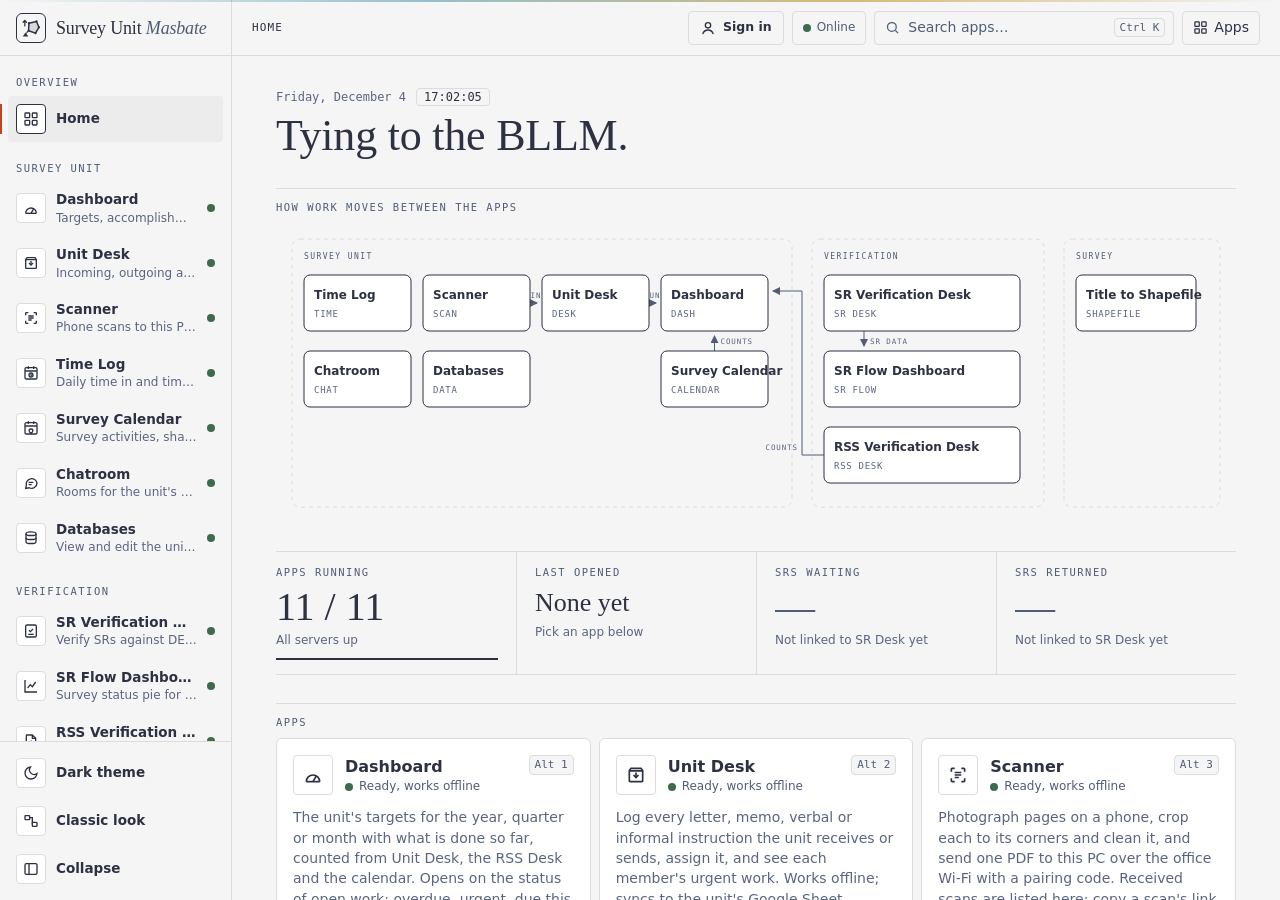
<file: index.html>
<!doctype html>
<html lang="en">
<head>
<meta charset="utf-8">
<meta name="viewport" content="width=device-width, initial-scale=1, viewport-fit=cover">
<title>Survey Unit – Masbate</title>
<link rel="manifest" href="manifest.webmanifest">
<link rel="stylesheet" href="apps/fx/fx.css">
<script src="apps/fx/fx.js" defer></script>
<link rel="icon" href="icons/logo.svg" type="image/svg+xml">
<link rel="alternate icon" href="icons/favicon-64.png" type="image/png">
<link rel="apple-touch-icon" href="icons/apple-touch-icon.png">
<meta name="theme-color" content="#f6f5f2" media="(prefers-color-scheme: light)">
<meta name="theme-color" content="#0e0f10" media="(prefers-color-scheme: dark)">
<meta name="mobile-web-app-capable" content="yes">
<meta name="apple-mobile-web-app-capable" content="yes">
<meta name="apple-mobile-web-app-title" content="Survey Unit">
<meta name="apple-mobile-web-app-status-bar-style" content="default">
<style>
/* ACE Workbench: one shell for the local survey apps. Each app keeps its own server and page; the shell loads it in a frame.
   Layout patterns (grouped sidebar, breadcrumb, Apps menu, Ctrl K search, greeting home) taken from the iGEs app shell, 2026-11-15. */
:root{
  --bg:#f6f5f2; --rail:#ffffff; --panel:#ffffff; --ink:#17181a; --muted:#6b6e73; --line:#e3e1dc; --hover:#f0eee9;
  --accent:#b8860b; --accent-ink:#ffffff; --accent-soft:#f7efd9;
  --ok:#1d7a43; --bad:#b3261e; --contour:rgba(120,100,40,.07);
  --shadow:0 1px 2px rgba(0,0,0,.05); --shadow-lg:0 16px 40px rgba(0,0,0,.18);
  --font:"Inter","IBM Plex Sans","Segoe UI",system-ui,sans-serif; --mono:"IBM Plex Mono",Consolas,monospace;
  --r:10px; --gap-s:8px; --gap-l:20px; --rail-w:232px;
  --accent-rgb:184,134,11; --ok-rgb:29,122,67; --glass:rgba(255,255,255,.78); --field:.5;
}
@media (prefers-color-scheme: dark){ :root:not([data-theme="light"]){
  --bg:#0e0f10; --rail:#141517; --panel:#17181a; --ink:#ececea; --muted:#9a9c9f; --line:#2a2c2f; --hover:#1f2023;
  --accent:#e0b03c; --accent-ink:#17130a; --accent-soft:#2a230f; --ok:#5fcf8c; --bad:#f2877d; --contour:rgba(224,176,60,.06);
  --shadow:0 1px 2px rgba(0,0,0,.4); --shadow-lg:0 16px 40px rgba(0,0,0,.6); color-scheme:dark;
  --accent-rgb:224,176,60; --ok-rgb:95,207,140; --glass:rgba(23,24,26,.64); --field:1; } }
:root[data-theme="dark"]{
  --bg:#0e0f10; --rail:#141517; --panel:#17181a; --ink:#ececea; --muted:#9a9c9f; --line:#2a2c2f; --hover:#1f2023;
  --accent:#e0b03c; --accent-ink:#17130a; --accent-soft:#2a230f; --ok:#5fcf8c; --bad:#f2877d; --contour:rgba(224,176,60,.06);
  --shadow:0 1px 2px rgba(0,0,0,.4); --shadow-lg:0 16px 40px rgba(0,0,0,.6); color-scheme:dark;
  --accent-rgb:224,176,60; --ok-rgb:95,207,140; --glass:rgba(23,24,26,.64); --field:1; }

*{box-sizing:border-box}
html,body{height:100%;margin:0}
body{background:var(--bg);color:var(--ink);font:14px/1.45 var(--font);display:grid;grid-template-columns:var(--rail-w) 1fr;overflow:hidden}
body.collapsed{--rail-w:64px}
:focus-visible{outline:2px solid var(--accent);outline-offset:2px}
button{font:inherit;color:inherit}
kbd{font-family:var(--mono);font-size:11px;border:1px solid var(--line);border-radius:4px;padding:1px 5px;color:var(--muted);background:var(--bg)}

/* Rail */
.rail{background:var(--rail);border-right:1px solid var(--line);display:flex;flex-direction:column;min-width:0;min-height:0}
.brand{display:flex;align-items:center;gap:10px;height:56px;flex:none;padding:0 16px;border-bottom:1px solid var(--line);text-decoration:none;color:inherit}
.mark{flex:none;width:30px;height:30px;border-radius:8px;background:linear-gradient(145deg,color-mix(in srgb,var(--accent) 78%,#fff),var(--accent) 55%,color-mix(in srgb,var(--accent) 80%,#000));color:var(--accent-ink);display:grid;place-items:center;padding:3px;box-shadow:0 0 0 1px rgba(var(--accent-rgb),.35),0 0 16px rgba(var(--accent-rgb),.35)}
.brand b{font-size:15px;white-space:nowrap}
.brand b span{color:var(--accent)}
.mark svg{width:100%;height:100%;display:block}
.navscroll{flex:1;overflow:auto;padding-bottom:var(--gap-s)}
.navlabel{font-size:11px;font-weight:600;letter-spacing:.06em;text-transform:uppercase;color:var(--muted);padding:var(--gap-l) 16px var(--gap-s)}
nav{display:flex;flex-direction:column;gap:2px;padding:0 8px}
.item{display:flex;align-items:center;gap:10px;width:100%;padding:8px;border:0;border-radius:8px;background:none;text-align:left;cursor:pointer;text-decoration:none;color:inherit;position:relative}
.item:hover{background:var(--hover)}
.item[aria-current="page"]{background:var(--accent-soft)}
.item[aria-current="page"]::before{content:"";position:absolute;left:-8px;top:8px;bottom:8px;width:3px;border-radius:0 3px 3px 0;background:var(--accent);box-shadow:0 0 10px rgba(var(--accent-rgb),.8)}
.item[aria-current="page"] .ico{box-shadow:0 0 12px rgba(var(--accent-rgb),.25)}
.ico{flex:none;width:30px;height:30px;border-radius:8px;display:grid;place-items:center;border:1px solid var(--line);background:var(--panel)}
.item[aria-current="page"] .ico{border-color:var(--accent);color:var(--accent)}
.ico svg{width:16px;height:16px}
.txt{min-width:0;flex:1}
.txt b{display:block;font-weight:600;font-size:13.5px;white-space:nowrap;overflow:hidden;text-overflow:ellipsis}
.txt small{display:block;color:var(--muted);font-size:12px;white-space:nowrap;overflow:hidden;text-overflow:ellipsis}
.dot{flex:none;width:8px;height:8px;border-radius:50%;background:var(--line);position:relative}
.dot.up{background:var(--ok);box-shadow:0 0 8px rgba(var(--ok-rgb),.7)} .dot.down{background:var(--bad)}
.dot.up::after{content:"";position:absolute;inset:0;border-radius:50%;border:1px solid var(--ok);opacity:0}
.railfoot{flex:none;padding:8px;border-top:1px solid var(--line);display:flex;flex-direction:column;gap:2px}
body.collapsed .brand b,body.collapsed .txt,body.collapsed .item .dot{display:none}
body.collapsed .navlabel{font-size:0;padding:12px 0 4px;margin:0 16px;border-top:1px solid var(--line)}
body.collapsed .navlabel:first-child{border-top:0}
body.collapsed .brand{justify-content:center;padding:0}
body.collapsed .item{justify-content:center}

/* Top bar */
main{display:flex;flex-direction:column;min-width:0;min-height:0}
.bar{height:56px;flex:none;display:flex;align-items:center;gap:var(--gap-s);padding:0 var(--gap-l);border-bottom:1px solid var(--line);background:var(--rail);position:relative}
.bar::after{content:"";position:absolute;left:0;right:0;bottom:-1px;height:1px;background:linear-gradient(90deg,transparent,rgba(var(--accent-rgb),.55) 50%,transparent);pointer-events:none}
/* Sweeps while an app's page is loading in the frame */
.load{position:absolute;left:0;right:0;bottom:-1px;height:2px;overflow:hidden;pointer-events:none;z-index:1}
.load[hidden]{display:none}
.load i{position:absolute;top:0;bottom:0;left:0;width:35%;background:linear-gradient(90deg,transparent,var(--accent),transparent);box-shadow:0 0 10px rgba(var(--accent-rgb),.8)}
.net{display:inline-flex;align-items:center;gap:6px;height:34px;padding:0 10px;border-radius:8px;border:1px solid var(--line);font-size:12px;color:var(--muted);white-space:nowrap}
.net.off{color:var(--bad);border-color:var(--bad)}
.crumbs{display:flex;align-items:center;gap:6px;min-width:0;font-size:14px;white-space:nowrap}
.crumbs a{color:var(--muted);text-decoration:none}
.crumbs a:hover{color:var(--ink)}
.crumbs .sep{color:var(--muted);opacity:.6}
.crumbs b{font-weight:600;overflow:hidden;text-overflow:ellipsis}
.bar .spacer{flex:1}
.search{display:flex;align-items:center;gap:8px;height:34px;width:min(300px,30vw);padding:0 8px 0 10px;border:1px solid var(--line);border-radius:8px;background:var(--panel);color:var(--muted);cursor:pointer;text-align:left}
.search:hover{border-color:var(--muted)}
.search span{flex:1;overflow:hidden;text-overflow:ellipsis;white-space:nowrap}
.search svg,.appsbtn svg{width:15px;height:15px;flex:none}
.appsbtn{display:inline-flex;align-items:center;gap:6px;height:34px;padding:0 10px;border-radius:8px;border:1px solid var(--line);background:var(--panel);cursor:pointer}
.appsbtn:hover,.appsbtn[aria-expanded="true"]{background:var(--hover)}
.ibtn{display:inline-grid;place-items:center;width:34px;height:34px;border-radius:8px;border:1px solid var(--line);background:var(--panel);cursor:pointer;color:var(--muted);text-decoration:none}
.ibtn:hover{color:var(--ink);background:var(--hover)}
.ibtn svg{width:16px;height:16px}
.ibtn[hidden]{display:none}
.menuwrap{position:relative}
.menu{position:absolute;right:0;top:calc(100% + 6px);width:300px;background:var(--panel);border:1px solid var(--line);border-radius:var(--r);box-shadow:var(--shadow-lg);padding:6px;z-index:20}
.menu[hidden]{display:none}
.menu a{display:flex;gap:10px;padding:8px;border-radius:8px;text-decoration:none;color:inherit}
.menu a:hover,.menu a:focus-visible{background:var(--hover);outline:none}
.menu .mi{flex:none;width:18px;height:18px;color:var(--accent);margin-top:1px}
.menu .mi svg{width:18px;height:18px}
.menu b{display:block;font-weight:600;font-size:13.5px}
.menu small{display:block;color:var(--muted);font-size:12px}

.stage{flex:1;min-height:0;position:relative;
  background:radial-gradient(900px 520px at 88% -12%,rgba(var(--accent-rgb),.11),transparent 62%),radial-gradient(700px 480px at -5% 112%,rgba(var(--accent-rgb),.07),transparent 60%)}
/* Survey field: drifting grid and a lot being traversed, drawn behind Home */
#field{position:absolute;inset:0;width:100%;height:100%;pointer-events:none;opacity:var(--field)}
iframe{position:absolute;inset:0;width:100%;height:100%;border:0;background:var(--bg)}
iframe[hidden]{display:none}
/* An SR Desk drawer laid over the app on screen (SR Flow Dashboard list rows): the SR Desk page is see-through but for its drawer. */
iframe.peek{z-index:5;background:transparent !important;animation:none}

/* Home */
.home{position:absolute;inset:0;overflow:auto;padding:32px var(--gap-l) 40px}
.home[hidden]{display:none}
.wrap{max-width:960px;margin:0 auto}
.date{color:var(--muted);font-size:13px;display:flex;align-items:center;gap:10px;flex-wrap:wrap}
.clock{font-family:var(--mono);font-size:12px;font-variant-numeric:tabular-nums;color:var(--accent);border:1px solid rgba(var(--accent-rgb),.35);border-radius:6px;padding:1px 7px;background:rgba(var(--accent-rgb),.08)}
.home h2{font-size:30px;margin:4px 0 var(--gap-l);letter-spacing:-.02em;width:fit-content;max-width:100%;
  background:linear-gradient(90deg,var(--ink) 35%,var(--accent));-webkit-background-clip:text;background-clip:text;color:transparent}
.wrap{container-type:inline-size}
.figs{display:grid;grid-template-columns:repeat(4,1fr);gap:12px;margin-bottom:28px}
.waiting{display:flex;gap:12px;align-items:flex-start;margin:0 0 16px;padding:12px 14px;border:1px solid var(--accent);border-radius:12px;background:var(--accent-soft);color:var(--ink);font-size:13px;line-height:1.5}
.waiting b{display:block;font-size:14px}.waiting .w-ico{color:var(--accent);flex:none;margin-top:2px}
@container (max-width:680px){ .figs{grid-template-columns:repeat(2,1fr)} }
.fig{background:var(--glass);border:1px solid var(--line);border-radius:var(--r);padding:14px 16px;box-shadow:var(--shadow)}
/* Glass panels: blurred field behind, gold edge at two corners, light that follows the pointer */
.fig,.card,.down .box{position:relative;-webkit-backdrop-filter:blur(9px) saturate(1.2);backdrop-filter:blur(9px) saturate(1.2)}
.fig::after,.card::after{content:"";position:absolute;inset:-1px;border-radius:inherit;padding:1px;pointer-events:none;opacity:.55;
  background:linear-gradient(135deg,rgba(var(--accent-rgb),.9),transparent 22%,transparent 78%,rgba(var(--accent-rgb),.9));
  -webkit-mask:linear-gradient(#000 0 0) content-box,linear-gradient(#000 0 0);-webkit-mask-composite:xor;mask-composite:exclude}
.fig.pending::after{display:none}
.fig::before,.card::before{content:"";position:absolute;inset:0;border-radius:inherit;pointer-events:none;opacity:0;
  background:radial-gradient(260px circle at var(--mx,50%) var(--my,50%),rgba(var(--accent-rgb),.14),transparent 70%)}
.fig:hover::before,.card:hover::before,.fig:hover::after,.card:hover::after{opacity:1}
.card:hover{border-color:rgba(var(--accent-rgb),.5);box-shadow:0 10px 30px rgba(0,0,0,.18),0 0 0 1px rgba(var(--accent-rgb),.12),0 0 28px rgba(var(--accent-rgb),.12)}
.card>*,.fig>*{position:relative}
.meter{height:3px;border-radius:2px;background:var(--line);margin-top:8px;overflow:hidden}
.meter i{display:block;height:100%;width:0;border-radius:2px;background:var(--accent);box-shadow:0 0 8px rgba(var(--accent-rgb),.8)}
.fig .k{font-size:11px;font-weight:600;letter-spacing:.06em;text-transform:uppercase;color:var(--muted)}
.fig .v{font-family:var(--mono);font-size:22px;font-weight:500;margin:6px 0 2px;font-variant-numeric:tabular-nums;white-space:nowrap;overflow:hidden;text-overflow:ellipsis}
.fig .v.word{font-family:var(--font);font-size:17px;font-weight:600;margin:9px 0 5px}
.fig .s{font-size:12px;color:var(--muted)}
.fig .s a{color:var(--accent)}
.fig.pending{border-style:dashed;box-shadow:none}
.fig.pending .v{color:var(--muted)}
.sect{font-size:11px;font-weight:600;letter-spacing:.06em;text-transform:uppercase;color:var(--muted);margin:0 0 10px}
.grid{display:grid;grid-template-columns:repeat(auto-fill,minmax(min(300px,100%),1fr));gap:var(--gap-l);margin-bottom:28px}
.card{background:var(--glass);border:1px solid var(--line);border-radius:var(--r);padding:var(--gap-l);box-shadow:var(--shadow);display:flex;flex-direction:column;gap:12px}
.card header{display:flex;align-items:center;gap:12px}
.card header kbd{margin-left:auto;align-self:flex-start;white-space:nowrap}
.card header .ico{width:40px;height:40px;color:var(--accent);border-color:var(--accent);background:var(--accent-soft)}
.card header .ico svg{width:20px;height:20px}
.card h3{margin:0;font-size:16px}
.card .status{font-size:12px;color:var(--muted);display:flex;align-items:center;gap:6px}
.card p{margin:0;color:var(--muted)}
.card .actions{margin-top:auto;display:flex;gap:var(--gap-s);align-items:center}
.btn{display:inline-flex;align-items:center;gap:6px;height:36px;padding:0 14px;border-radius:8px;border:1px solid var(--line);background:var(--panel);cursor:pointer;text-decoration:none;color:inherit;font-weight:500}
.btn:hover{background:var(--hover)}
.btn.primary{background:linear-gradient(180deg,color-mix(in srgb,var(--accent) 86%,#fff),var(--accent));border-color:var(--accent);color:var(--accent-ink);position:relative;overflow:hidden}
.btn.primary:hover{filter:brightness(1.06);box-shadow:0 6px 18px rgba(var(--accent-rgb),.35)}
.btn.primary::after{content:"";position:absolute;top:0;bottom:0;left:0;width:40%;transform:translateX(-140%) skewX(-20deg);background:linear-gradient(90deg,transparent,rgba(255,255,255,.45),transparent);pointer-events:none}

/* Server down state */
.down{position:absolute;inset:0;display:grid;place-items:center;padding:var(--gap-l)}
.down[hidden]{display:none}
.down .box{max-width:520px;background:var(--glass);border:1px solid var(--line);border-radius:var(--r);padding:24px;box-shadow:var(--shadow)}
.down h3{margin:0 0 6px;font-size:16px}
.down p{margin:0 0 12px;color:var(--muted)}
.down code{display:block;font-family:var(--mono);font-size:12.5px;background:var(--hover);border:1px solid var(--line);border-radius:8px;padding:10px 12px;white-space:pre-wrap;word-break:break-all;margin-bottom:16px;color:var(--ink)}

/* Ctrl K search */
.pal{position:fixed;inset:0;background:rgba(0,0,0,.45);-webkit-backdrop-filter:blur(6px);backdrop-filter:blur(6px);display:flex;justify-content:center;align-items:flex-start;padding:12vh var(--gap-l) 0;z-index:40}
.pal[hidden]{display:none}
.pal .box{width:min(560px,100%);background:var(--panel);border:1px solid rgba(var(--accent-rgb),.4);border-radius:12px;box-shadow:var(--shadow-lg),0 0 40px rgba(var(--accent-rgb),.12);overflow:hidden}
.pal .in{display:flex;align-items:center;gap:10px;padding:0 14px;border-bottom:1px solid var(--line)}
.pal .in svg{width:16px;height:16px;color:var(--muted);flex:none}
.pal input{flex:1;height:50px;border:0;background:none;color:var(--ink);font:inherit;font-size:15px;outline:none}
.pal ul{list-style:none;margin:0;padding:6px;max-height:50vh;overflow:auto}
.pal li{display:flex;align-items:center;gap:10px;padding:9px 10px;border-radius:8px;cursor:pointer}
.pal li[aria-selected="true"]{background:var(--accent-soft)}
.pal li .mi{width:18px;height:18px;color:var(--accent);flex:none}
.pal li .mi svg{width:18px;height:18px}
.pal li b{font-weight:600;font-size:13.5px}
.pal li small{color:var(--muted);font-size:12px;margin-left:auto;white-space:nowrap;overflow:hidden;text-overflow:ellipsis}
.pal .none{padding:14px;color:var(--muted);cursor:default}
.pal .hint{display:flex;gap:14px;padding:8px 14px;border-top:1px solid var(--line);font-size:12px;color:var(--muted)}

@media (max-width:720px){
  body{--rail-w:64px}
  .brand b,.txt,.item .dot{display:none}
  .navlabel{font-size:0;padding:12px 0 4px;margin:0 16px;border-top:1px solid var(--line)}
  .navlabel:first-child{border-top:0}
  .brand{justify-content:center;padding:0}
  .item{justify-content:center}
  .bar{padding:0 12px}
  .search{width:34px;padding:0;justify-content:center}
  .search span,.search kbd,.appsbtn .lbl,.crumbs .trail,.pal li small,.net .lbl,.card header kbd{display:none}
  #collapse{display:none}
  .home h2{font-size:24px}
}
/* Phones: the rail becomes a bottom tab bar so apps get the full width; the Apps menu is replaced by the tabs */
.tab{display:none}
.mbrand{display:none;align-items:center;gap:9px;text-decoration:none;color:inherit;min-width:0}
.mbrand .mark{width:28px;height:28px}
.mbrand b{font-size:15px;white-space:nowrap;overflow:hidden;text-overflow:ellipsis}
.mbrand b span{color:var(--accent)}
#themeTop,#install{display:none}
@media (max-width:720px){
  html,body{height:100%;height:100dvh}
  body{grid-template-columns:1fr;grid-template-rows:minmax(0,1fr) auto}
  main{grid-row:1}
  .rail{grid-row:2;flex-direction:row;border-right:0;border-top:1px solid var(--line);padding-bottom:env(safe-area-inset-bottom)}
  .brand,.railfoot,.navlabel,.appsbtn{display:none}
  .navscroll{display:flex;overflow-x:auto;overflow-y:hidden;padding:0;flex:1}
  nav{display:contents}
  .item{flex:1 0 50px;flex-direction:column;gap:3px;padding:7px 2px 6px;border-radius:0;justify-content:center}
  .item .tab{display:block;font-size:10.5px;font-weight:600;line-height:1.1;color:var(--muted);white-space:nowrap;max-width:100%;overflow:hidden;text-overflow:ellipsis}
  .item[aria-current="page"]{background:none}
  .item[aria-current="page"] .tab{color:var(--accent)}
  .item[aria-current="page"]::before{left:22%;right:22%;top:-1px;bottom:auto;width:auto;height:3px;border-radius:0 0 3px 3px}
  .ico{width:28px;height:28px}
  .bar{padding:0 10px;padding-top:env(safe-area-inset-top);height:calc(52px + env(safe-area-inset-top))}
  #themeTop{display:inline-grid}
  body.at-home .mbrand{display:flex}
  body.at-home .crumbs{display:none}
  #install:not([hidden]){display:inline-grid}
  .net{padding:0 9px}
  .home{padding:22px 16px 28px}
  .card .actions .btn:not(.primary){display:none}
}
*{scrollbar-width:thin;scrollbar-color:var(--line) transparent}
/* One sign-in for every app */
.who{display:inline-flex;align-items:center;gap:7px;height:34px;padding:0 11px;border-radius:8px;border:1px solid rgba(var(--accent-rgb),.45);background:rgba(var(--accent-rgb),.08);color:var(--ink);cursor:pointer;font:inherit;font-size:12.5px;font-weight:600;white-space:nowrap;max-width:220px}
.who svg{width:16px;height:16px;color:var(--accent);flex:none}
.who span{overflow:hidden;text-overflow:ellipsis}
.who.out{border-color:var(--line);background:none;color:var(--muted)}
.sign .box{padding:20px}
.sign h3{margin:0 0 4px;font-size:16px}
.sign p{margin:0 0 14px;color:var(--muted);font-size:13px}
.sign label{display:flex;flex-direction:column;gap:5px;font-size:12px;font-weight:600;color:var(--muted);margin-bottom:12px}
.sign input{height:40px;border:1px solid var(--line);border-radius:8px;background:var(--bg);color:var(--ink);padding:0 11px;font:inherit}
.sign input:focus{outline:none;border-color:var(--accent);box-shadow:0 0 0 3px rgba(var(--accent-rgb),.18)}
.sign .row{display:flex;gap:8px;align-items:center;flex-wrap:wrap}
.sign .msg{font-size:12.5px;color:var(--muted);flex:1;min-width:140px}
.sign .msg.bad{color:var(--bad)}
@media (max-width:720px){ .who span{display:none} .who{padding:0 9px} }
/* All motion lives here, so "reduce motion" in the system settings switches it off */
@media (prefers-reduced-motion:no-preference){
  .item,.btn,.ibtn,.appsbtn{transition:background .12s,box-shadow .2s,border-color .2s}
  .card{transition:transform .2s cubic-bezier(.2,.7,.2,1),box-shadow .2s,border-color .2s}
  .card:hover{transform:translateY(-3px)}
  .fig::before,.card::before,.fig::after,.card::after{transition:opacity .25s}
  .fig,.card{animation:rise .5s cubic-bezier(.2,.7,.2,1) backwards;animation-delay:calc(var(--i,0)*70ms)}
  .date,.home h2,.sect{animation:rise .45s cubic-bezier(.2,.7,.2,1) backwards}
  .meter i{transition:width .6s cubic-bezier(.2,.7,.2,1)}
  .dot.up::after{animation:ping 2.6s ease-out infinite}
  .btn.primary:hover::after{transform:translateX(320%) skewX(-20deg);transition:transform .6s}
  .load i{animation:sweep 1.1s ease-in-out infinite}
  iframe{animation:fade .25s}
  .menu,.pal .box{animation:pop .16s cubic-bezier(.2,.7,.2,1)}
  .pal{animation:fade .16s}
  @keyframes rise{from{opacity:0;transform:translateY(12px)}}
  @keyframes fade{from{opacity:0}}
  @keyframes pop{from{opacity:0;transform:translateY(-6px) scale(.98)}}
  @keyframes ping{0%{transform:scale(1);opacity:.8}70%,100%{transform:scale(2.8);opacity:0}}
  @keyframes sweep{from{left:-35%}to{left:100%}}
}

/* ---------- Diagram look (html.dg, the default since 2026-11-28; "aw.look" = "classic" brings back the look above) ----------
   From the diagram-design skill's style guide: white-smoke paper, jet-black ink, blue-slate muted, burnt tangerine only on the
   one thing that matters (the current app, problems), hairlines instead of glass and glow, serif titles, mono labels, no
   decorative motion. System fonts (the panel works offline): Geist / Instrument Serif when installed. The apps get the same
   tokens from apps/fx/diagram.css. */
html.dg{
  --bg:#f5f5f5; --rail:#f5f5f5; --panel:#ffffff; --ink:#2d3142; --muted:#4f5d75; --soft:#5a6580; --line:#dcdcde; --hover:#ececec;
  --accent:#2d3142; --accent-ink:#f5f5f5; --accent-soft:rgba(45,49,66,.07); --focal:#bf4520; --focal-tint:rgba(191,69,32,.08);
  --ok:#3d6b4f; --bad:#bf4520; --shadow:none; --shadow-lg:0 12px 32px rgba(45,49,66,.16);
  --font:"Geist","Segoe UI Variable Text","Segoe UI",system-ui,sans-serif; --mono:"Geist Mono","Cascadia Mono",Consolas,monospace;
  --serif:"Instrument Serif","Iowan Old Style",Georgia,serif; --r:6px; --glass:var(--panel); --accent-rgb:45,49,66;
}
@media (prefers-color-scheme: dark){ html.dg:not([data-theme="light"]){
  --bg:#2a2e3d; --rail:#2a2e3d; --panel:#313649; --ink:#f5f5f5; --muted:#bfc0c0; --soft:#949eb2; --line:#444a60; --hover:#393e53;
  --accent:#f5f5f5; --accent-ink:#2d3142; --accent-soft:rgba(245,245,245,.08); --focal:#f08a59; --focal-tint:rgba(240,138,89,.12);
  --ok:#8fc0a0; --bad:#f08a59; --shadow-lg:0 12px 32px rgba(0,0,0,.45); --accent-rgb:245,245,245; } }
html.dg[data-theme="dark"]{
  --bg:#2a2e3d; --rail:#2a2e3d; --panel:#313649; --ink:#f5f5f5; --muted:#bfc0c0; --soft:#949eb2; --line:#444a60; --hover:#393e53;
  --accent:#f5f5f5; --accent-ink:#2d3142; --accent-soft:rgba(245,245,245,.08); --focal:#f08a59; --focal-tint:rgba(240,138,89,.12);
  --ok:#8fc0a0; --bad:#f08a59; --shadow-lg:0 12px 32px rgba(0,0,0,.45); --accent-rgb:245,245,245; }
html.dg ::selection{background:var(--focal-tint)}
html.dg body{font-variant-numeric:tabular-nums}
html.dg #field,html.dg #fxBtn,html.dg .bar::after,html.dg .card::before,html.dg .card::after,html.dg .fig::before,html.dg .fig::after{display:none}
html.dg .stage{background:none}
/* rail */
html.dg .rail{border-right-color:var(--line)}
html.dg .brand{border-bottom-color:var(--line)}
html.dg .mark{background:none;border:1px solid var(--ink);border-radius:6px;color:var(--ink);box-shadow:none}
html.dg .brand b,html.dg .mbrand b{font:400 18px/1 var(--serif);letter-spacing:-.01em}
html.dg .brand b span,html.dg .mbrand b span{color:var(--muted);font-style:italic}
html.dg .navlabel{font:500 10.5px var(--mono);letter-spacing:.14em;color:var(--muted)}
html.dg .item{border-radius:4px}
html.dg .item[aria-current="page"]{background:var(--hover)}
html.dg .item[aria-current="page"]::before{width:2px;border-radius:0;background:var(--focal);box-shadow:none}
html.dg .ico,html.dg .item[aria-current="page"] .ico{border-radius:4px;border-color:var(--line);background:var(--panel);box-shadow:none;color:var(--ink)}
html.dg .item[aria-current="page"] .ico{border-color:var(--ink)}
html.dg .txt small{color:var(--soft)}
html.dg .dot.up{box-shadow:none}
html.dg .dot.up::after{display:none}
html.dg .item[aria-current="page"] .tab{color:var(--ink)}
/* top bar */
html.dg .bar{background:var(--bg)}
html.dg .crumbs{font:500 11px var(--mono);letter-spacing:.1em;text-transform:uppercase}
html.dg .crumbs b{font-weight:500}
html.dg .search,html.dg .appsbtn,html.dg .ibtn,html.dg .net,html.dg .who{border-radius:4px;background:none}
html.dg .who{border-color:var(--line);color:var(--ink)}
html.dg .who svg,html.dg .menu .mi,html.dg .pal li .mi{color:var(--ink)}
html.dg .load i{background:var(--ink);box-shadow:none}
html.dg .menu,html.dg .pal .box{border-radius:6px;border-color:var(--line)}
html.dg .pal .box{box-shadow:var(--shadow-lg)}
html.dg .pal{background:rgba(45,49,66,.35);-webkit-backdrop-filter:none;backdrop-filter:none}
html.dg .pal li{border-radius:4px}
html.dg .pal li[aria-selected="true"]{background:var(--hover)}
/* home */
html.dg .date{font:12px var(--mono);color:var(--soft)}
html.dg .clock{color:var(--ink);background:none;border-color:var(--line);border-radius:4px}
html.dg .home h2{font:400 44px/1.1 var(--serif);letter-spacing:-.005em;background:none;-webkit-background-clip:border-box;background-clip:border-box;color:var(--ink);margin:6px 0 28px}
html.dg .sect{font:500 10.5px var(--mono);letter-spacing:.14em;color:var(--muted);border-top:1px solid var(--line);padding-top:12px}
.waiting[hidden]{display:none}
html.dg .waiting{border-radius:6px;border-color:var(--focal);background:var(--focal-tint)}
@container (max-width:680px){
  html.dg .fig:nth-child(odd){border-left:0;padding-left:0}
  html.dg .fig:nth-child(n+3){border-top:1px solid var(--line)}
}
html.dg .waiting .w-ico{color:var(--focal)}
html.dg .figs{gap:0;border-top:1px solid var(--line);border-bottom:1px solid var(--line)}
html.dg .fig{background:none;border:0;border-left:1px solid var(--line);border-radius:0;box-shadow:none;-webkit-backdrop-filter:none;backdrop-filter:none;padding:14px 18px}
html.dg .fig:first-child{border-left:0;padding-left:0}
html.dg .fig .k{font:500 10.5px var(--mono);letter-spacing:.14em;color:var(--muted)}
html.dg .fig .v{font:400 40px/1.05 var(--serif);margin:8px 0 4px}
html.dg .fig .v.word{font:400 26px/1.15 var(--serif);margin:10px 0 6px}
html.dg .fig .s{color:var(--soft)}
html.dg .fig .s a{color:var(--ink)}
html.dg .fig.pending{border-style:solid}
html.dg .meter{height:2px;border-radius:0}
html.dg .meter i{border-radius:0;background:var(--ink);box-shadow:none}
html.dg .grid{gap:8px}
html.dg .card{background:var(--panel);border-color:var(--line);border-radius:6px;box-shadow:none;-webkit-backdrop-filter:none;backdrop-filter:none;padding:16px}
html.dg .card:hover{border-color:var(--ink);box-shadow:none;transform:none}
html.dg .card header .ico{color:var(--ink);border-color:var(--line);background:none}
html.dg .card p{color:var(--soft)}
html.dg .btn{border-radius:4px;font-weight:500}
html.dg .btn.primary{background:var(--accent);border-color:var(--accent);color:var(--accent-ink)}
html.dg .btn.primary:hover{filter:none;box-shadow:none;opacity:.9}
html.dg .btn.primary::after{display:none}
html.dg .down .box{-webkit-backdrop-filter:none;backdrop-filter:none;border-radius:6px}
html.dg .sign input{border-radius:4px}
html.dg .sign input:focus{border-color:var(--ink);box-shadow:none}
/* hub map (Home) */
.hubmap{display:none}
html.dg .hubmap{display:block;margin:0 0 28px;overflow-x:auto}
html.dg .hubmap svg{width:100%;min-width:640px;height:auto;display:block}
.hubmap .cont rect{fill:none;stroke:var(--line);stroke-dasharray:4 4}
.hubmap .clabel{font:500 8px var(--mono);letter-spacing:.18em;fill:var(--muted)}
.hubmap .node rect{fill:var(--panel);stroke:var(--ink);stroke-width:1}
.hubmap a:hover .node rect,.hubmap a:focus-visible .node rect{fill:var(--hover)}
.hubmap a:focus-visible{outline:none}
.hubmap .node.focal rect{fill:var(--focal-tint);stroke:var(--focal)}
.hubmap .nlabel{font:600 12px var(--font);fill:var(--ink)}
.hubmap .nsub{font:400 9px var(--mono);letter-spacing:.08em;fill:var(--soft)}
.hubmap .focal .nsub{fill:var(--focal)}
.hubmap .edge{fill:none;stroke:var(--muted);stroke-width:1}
.hubmap .ahead{fill:var(--muted)}
.hubmap .elabel{font:500 7.5px var(--mono);letter-spacing:.12em;fill:var(--soft)}
@media (prefers-reduced-motion:no-preference){
  html.dg .fig,html.dg .card,html.dg .date,html.dg .home h2,html.dg .sect{animation:none}
  html.dg iframe{animation:none}
}
@media (max-width:720px){
  html.dg .home h2{font-size:32px}
  html.dg .item[aria-current="page"]{background:none}
  html.dg .item[aria-current="page"]::before{height:2px;border-radius:0}
}
</style>
<script>/* Diagram look unless this device chose the classic one; set before the page draws. */
try{ if(localStorage.getItem("aw.look") !== "classic") document.documentElement.classList.add("dg"); }catch(e){ document.documentElement.classList.add("dg"); }</script>
</head>
<body>
<aside class="rail">
  <a class="brand" href="#"><div class="mark"><svg viewBox="0 0 32 32" aria-hidden="true"><g fill="none" stroke="currentColor" stroke-linecap="round" stroke-linejoin="round"><path d="M7 13V5M4.6 7.6 7 5l2.4 2.6" stroke-width="1.8"/><polygon points="13,9 24,6.5 27.5,15 22.5,23.5 12.5,20" fill="currentColor" fill-opacity=".14" stroke-width="2.2"/><path d="M8 24.6 12.5 20" stroke-width="1.6" stroke-dasharray="1.6 1.8"/></g><g fill="currentColor"><circle cx="13" cy="9" r="1.6"/><circle cx="24" cy="6.5" r="1.6"/><circle cx="27.5" cy="15" r="1.6"/><circle cx="22.5" cy="23.5" r="1.6"/><circle cx="12.5" cy="20" r="1.6"/><polygon points="4,28.5 8,22.5 12,28.5"/></g></svg></div><b>Survey Unit <span>Masbate</span></b></a>
  <div class="navscroll" id="nav"></div>
  <div class="railfoot">
    <button class="item" id="themeBtn" title="Light or dark"><span class="ico"><svg viewBox="0 0 24 24" fill="none" stroke="currentColor" stroke-width="2"><path d="M21 12.8A9 9 0 1 1 11.2 3a7 7 0 0 0 9.8 9.8z"/></svg></span><span class="txt"><b>Theme</b></span></button>
    <button class="item" id="lookBtn" title="Diagram or classic look (this device)"><span class="ico"><svg viewBox="0 0 24 24" fill="none" stroke="currentColor" stroke-width="2"><rect x="3" y="4" width="7" height="6" rx="1"/><rect x="14" y="14" width="7" height="6" rx="1"/><path d="M10 7h4v10"/></svg></span><span class="txt"><b id="lookLbl">Classic look</b></span></button>
    <button class="item" id="fxBtn" title="Special effects on or off (this device)"><span class="ico"><svg viewBox="0 0 24 24" fill="none" stroke="currentColor" stroke-width="2"><path d="M12 3l1.8 4.6L18.5 9l-4.7 1.4L12 15l-1.8-4.6L5.5 9l4.7-1.4z"/><path d="M19 15l.8 2.2L22 18l-2.2.8L19 21l-.8-2.2L16 18l2.2-.8z"/></svg></span><span class="txt"><b id="fxLbl">Effects on</b></span></button>
    <button class="item" id="collapse" title="Collapse sidebar"><span class="ico"><svg viewBox="0 0 24 24" fill="none" stroke="currentColor" stroke-width="2"><rect x="3" y="4" width="18" height="16" rx="2"/><path d="M9 4v16"/></svg></span><span class="txt"><b>Collapse</b></span></button>
  </div>
</aside>

<main>
  <div class="bar">
    <a class="mbrand" href="#" aria-label="Home"><span class="mark"><svg viewBox="0 0 32 32" aria-hidden="true"><g fill="none" stroke="currentColor" stroke-linecap="round" stroke-linejoin="round"><path d="M7 13V5M4.6 7.6 7 5l2.4 2.6" stroke-width="1.8"/><polygon points="13,9 24,6.5 27.5,15 22.5,23.5 12.5,20" fill="currentColor" fill-opacity=".14" stroke-width="2.2"/><path d="M8 24.6 12.5 20" stroke-width="1.6" stroke-dasharray="1.6 1.8"/></g><g fill="currentColor"><circle cx="13" cy="9" r="1.6"/><circle cx="24" cy="6.5" r="1.6"/><circle cx="27.5" cy="15" r="1.6"/><circle cx="22.5" cy="23.5" r="1.6"/><circle cx="12.5" cy="20" r="1.6"/><polygon points="4,28.5 8,22.5 12,28.5"/></g></svg></span><b>Survey Unit <span>Masbate</span></b></a>
    <div class="crumbs" id="crumbs"></div>
    <span class="spacer"></span>
    <button class="who out" id="whoBtn" title="Sign in"><svg viewBox="0 0 24 24" fill="none" stroke="currentColor" stroke-width="2"><circle cx="12" cy="8" r="4"/><path d="M4 21c1.5-4 4.5-6 8-6s6.5 2 8 6"/></svg><span>Sign in</span></button>
    <span class="net" id="net"><span class="dot"></span><span class="lbl"></span></span>
    <button class="search" id="searchBtn" title="Search apps (Ctrl K)"><svg viewBox="0 0 24 24" fill="none" stroke="currentColor" stroke-width="2"><circle cx="11" cy="11" r="7"/><path d="M21 21l-4.3-4.3"/></svg><span>Search apps…</span><kbd>Ctrl K</kbd></button>
    <div class="menuwrap">
      <button class="appsbtn" id="appsBtn" aria-haspopup="true" aria-expanded="false"><svg viewBox="0 0 24 24" fill="none" stroke="currentColor" stroke-width="2"><rect x="3" y="3" width="7" height="7" rx="1"/><rect x="14" y="3" width="7" height="7" rx="1"/><rect x="3" y="14" width="7" height="7" rx="1"/><rect x="14" y="14" width="7" height="7" rx="1"/></svg><span class="lbl">Apps</span></button>
      <div class="menu" id="appsMenu" role="menu" hidden></div>
    </div>
    <button class="ibtn" id="reload" title="Reload app" hidden><svg viewBox="0 0 24 24" fill="none" stroke="currentColor" stroke-width="2"><path d="M21 12a9 9 0 1 1-2.6-6.4L21 8"/><path d="M21 3v5h-5"/></svg></button>
    <a class="ibtn" id="popout" title="Open in its own tab" target="_blank" rel="noopener" hidden><svg viewBox="0 0 24 24" fill="none" stroke="currentColor" stroke-width="2"><path d="M14 4h6v6"/><path d="M20 4l-9 9"/><path d="M18 14v5a1 1 0 0 1-1 1H5a1 1 0 0 1-1-1V7a1 1 0 0 1 1-1h5"/></svg></a>
    <button class="ibtn" id="install" title="Install on this phone or PC" hidden><svg viewBox="0 0 24 24" fill="none" stroke="currentColor" stroke-width="2"><path d="M12 3v12"/><path d="M7 10l5 5 5-5"/><path d="M5 21h14"/></svg></button>
    <button class="ibtn" id="themeTop" title="Light or dark"><svg viewBox="0 0 24 24" fill="none" stroke="currentColor" stroke-width="2"><path d="M21 12.8A9 9 0 1 1 11.2 3a7 7 0 0 0 9.8 9.8z"/></svg></button>
    <div class="load" id="load" hidden><i></i></div>
  </div>
  <div class="stage">
    <canvas id="field" aria-hidden="true"></canvas>
    <section class="home" id="home">
      <div class="wrap">
        <div class="date"><span id="date"></span><span class="clock" id="clock"></span></div>
        <h2 id="greet"></h2>
        <div class="waiting" id="waiting" role="status" hidden></div>
        <div class="hubmap" id="hubmap"></div>
        <div class="figs" id="figs"></div>
        <div class="sect">Apps</div>
        <div class="grid" id="cards"></div>
      </div>
    </section>
    <div class="down" id="down" hidden><div class="box">
      <h3 id="downTitle">App is not running</h3>
      <p id="downText"></p>
      <code id="downCmd"></code>
      <button class="btn primary" id="retry">Try again</button>
    </div></div>
  </div>
</main>

<div class="pal sign" id="sign" hidden>
  <div class="box" role="dialog" aria-label="Sign in">
    <h3>Sign in once, for every app</h3>
    <p>One address and one key per person open every app: Dashboard, Unit Desk, Time Log, Survey Calendar, Chatroom, Databases, SR and RSS Verification Desks. The admin gives you your key.</p>
    <label>Web app address<input id="sUrl" placeholder="https://script.google.com/macros/s/…/exec" autocomplete="off"></label>
    <label>Your key<input id="sKey" placeholder="ABCDE-12345" autocomplete="off" style="font-family:var(--mono);letter-spacing:.06em"></label>
    <div class="row"><span class="msg" id="sMsg">Kept on this device only.</span><button class="btn" id="sOut">Sign out</button><button class="btn primary" id="sGo">Sign in</button></div>
  </div>
</div>

<div class="pal" id="pal" hidden>
  <div class="box" role="dialog" aria-label="Search apps">
    <div class="in"><svg viewBox="0 0 24 24" fill="none" stroke="currentColor" stroke-width="2"><circle cx="11" cy="11" r="7"/><path d="M21 21l-4.3-4.3"/></svg>
      <input id="palIn" placeholder="Type an app name…" autocomplete="off" aria-controls="palList"></div>
    <ul id="palList" role="listbox"></ul>
    <div class="hint"><span><kbd>↑</kbd> <kbd>↓</kbd> move</span><span><kbd>Enter</kbd> open</span><span><kbd>Esc</kbd> close</span></div>
  </div>
</div>

<script>
// Sidebar sections, in order. An app's `group` must be one of these ids.
const GROUPS = [
  { id:"overview", label:"Overview" },
  { id:"unit",     label:"Survey Unit" },
  { id:"verify",   label:"Verification" },
  { id:"survey",   label:"Survey" },
];
const ICON = {
  home:'<svg viewBox="0 0 24 24" fill="none" stroke="currentColor" stroke-width="2"><rect x="3" y="3" width="7" height="7" rx="1"/><rect x="14" y="3" width="7" height="7" rx="1"/><rect x="3" y="14" width="7" height="7" rx="1"/><rect x="14" y="14" width="7" height="7" rx="1"/></svg>',
  sr:'<svg viewBox="0 0 24 24" fill="none" stroke="currentColor" stroke-width="2"><path d="M9 11l2 2 4-4"/><rect x="4" y="3" width="16" height="18" rx="2"/><path d="M8 17h8"/></svg>',
  rss:'<svg viewBox="0 0 24 24" fill="none" stroke="currentColor" stroke-width="2"><path d="M14 3H6a1 1 0 0 0-1 1v16a1 1 0 0 0 1 1h12a1 1 0 0 0 1-1V8z"/><path d="M14 3v5h5"/><path d="M8.5 13l1.5 1.5 3-3"/><path d="M8.5 18h7"/></svg>',
  srdash:'<svg viewBox="0 0 24 24" fill="none" stroke="currentColor" stroke-width="2"><path d="M3 3v18h18"/><path d="M7 15l4-5 3 3 5-7"/></svg>',
  td:'<svg viewBox="0 0 24 24" fill="none" stroke="currentColor" stroke-width="2"><path d="M4 18l5-12 6 4 5-4-3 14z"/><circle cx="9" cy="6" r="1.5"/></svg>',
  time:'<svg viewBox="0 0 24 24" fill="none" stroke="currentColor" stroke-width="2"><rect x="3" y="4" width="18" height="17" rx="2"/><path d="M3 9h18M8 2v4M16 2v4"/><circle cx="12" cy="15" r="3"/><path d="M12 13.5V15l1 1"/></svg>',
  db:'<svg viewBox="0 0 24 24" fill="none" stroke="currentColor" stroke-width="2"><ellipse cx="12" cy="5.5" rx="7.5" ry="2.8"/><path d="M4.5 5.5v6c0 1.5 3.4 2.8 7.5 2.8s7.5-1.3 7.5-2.8v-6"/><path d="M4.5 11.5v6c0 1.5 3.4 2.8 7.5 2.8s7.5-1.3 7.5-2.8v-6"/></svg>',
  dash:'<svg viewBox="0 0 24 24" fill="none" stroke="currentColor" stroke-width="2"><path d="M4 20a8 8 0 1 1 16 0"/><path d="M12 20l4-7"/><path d="M4 20h16"/></svg>',
  cal:'<svg viewBox="0 0 24 24" fill="none" stroke="currentColor" stroke-width="2"><rect x="3" y="4" width="18" height="17" rx="2"/><path d="M3 9h18M8 2v4M16 2v4"/><path d="M12 13.5c-1.6 0-2.8 1.2-2.8 2.7 0 1.9 2.8 3.8 2.8 3.8s2.8-1.9 2.8-3.8c0-1.5-1.2-2.7-2.8-2.7z"/></svg>',
  chat:'<svg viewBox="0 0 24 24" fill="none" stroke="currentColor" stroke-width="2"><path d="M21 12a8 8 0 0 1-11.6 7.1L4 20l1-4.6A8 8 0 1 1 21 12z"/><path d="M8.5 11h7M8.5 14.5h4.5"/></svg>',
  claim:'<svg viewBox="0 0 24 24" fill="none" stroke="currentColor" stroke-width="2"><rect x="5" y="3" width="14" height="18" rx="2"/><path d="M9 3v2h6V3"/><path d="M8.5 10h7M8.5 13.5h4"/><path d="M13.5 17.5l1.5 1.5 3-3"/></svg>',
  scan:'<svg viewBox="0 0 24 24" fill="none" stroke="currentColor" stroke-width="2"><path d="M4 8V5a1 1 0 0 1 1-1h3M16 4h3a1 1 0 0 1 1 1v3M20 16v3a1 1 0 0 1-1 1h-3M8 20H5a1 1 0 0 1-1-1v-3"/><path d="M8 9h8M8 12h8M8 15h5"/></svg>',
  desk:'<svg viewBox="0 0 24 24" fill="none" stroke="currentColor" stroke-width="2"><path d="M4 7h16v12a1 1 0 0 1-1 1H5a1 1 0 0 1-1-1z"/><path d="M4 7l2-3h12l2 3"/><path d="M9 12l3 3 3-3"/><path d="M12 15V9"/></svg>',
};
// Add an app here to put it on the panel (and an icon in ICON under its id). url: where its server serves the page; start: how to run that server.
// local: true for a page inside this folder (apps/…): it needs no server, so it is never pinged and works offline.
const ALL_APPS = [
  // apps/dashboard.html, apps/calendar.html and apps/chat.html talk to the Survey Unit web app (?app=dash|cal|chat, backend/unit_hub.gs).
  { id:"dash", group:"unit", local:true, name:"Dashboard", tab:"Dash", short:"Targets, accomplishments, open work",
    blurb:"The unit's targets for the year, quarter or month with what is done so far, counted from Unit Desk, the RSS Desk and the calendar. Opens on the status of open work: overdue, urgent, due this week, and each member's load. Last figures kept for offline reading.",
    url:"apps/dashboard.html" },
  { id:"desk", group:"unit", local:true, name:"Unit Desk", tab:"Desk", short:"Incoming, outgoing and tasks",
    blurb:"Log every letter, memo, verbal or informal instruction the unit receives or sends, assign it, and see each member's urgent work. Works offline; syncs to the unit's Google Sheet.",
    url:"apps/unit-desk.html" },
  // apps/scanner.html: phone to PC over the same Wi-Fi through tools/offline/scan-receiver.ps1 (port 8795). No Google service.
  { id:"scan", group:"unit", local:true, name:"Scanner", tab:"Scan", short:"Phone scans to this PC as PDF",
    blurb:"Photograph pages on a phone, crop each to its corners and clean it, and send one PDF to this PC over the office Wi-Fi with a pairing code. Received scans are listed here; copy a scan's link into a Unit Desk entry. Needs Open Scanner Receiver.bat running on the PC.",
    url:"apps/scanner.html" },
  { id:"time", group:"unit", local:true, name:"Time Log", tab:"Time", short:"Daily time in and time out",
    blurb:"Each employee logs their own time in, time out, break and notes on a month calendar, from their own phone or PC. Hours per day, week and month; the head sees everyone. Works offline; syncs to a Google Sheet.",
    url:"apps/time-log.html" },
  { id:"cal", group:"unit", local:true, name:"Survey Calendar", tab:"Calendar", short:"Survey activities, shareable",
    blurb:"Field surveys, ocular inspections, meetings and trainings on a month calendar, with the personnel and stakeholders involved. Share a read-only link (or an .ics calendar file) with stakeholders; internal notes stay inside the unit. Works offline; syncs to the Google Sheet.",
    url:"apps/calendar.html" },
  { id:"chat", group:"unit", local:true, name:"Chatroom", tab:"Chat", short:"Rooms for the unit's employees",
    blurb:"General, Field work and Announcements rooms for everyone in the unit, on phones and PCs. Messages typed offline go out when the connection is back; the sender or the head can remove a message.",
    url:"apps/chat.html" },
  // apps/databases.html reads the workbooks listed in the DAR DATABASE DIRECTORY sheet through backend/databases.gs.
  { id:"db", group:"unit", local:true, name:"Databases", tab:"Data", short:"View and edit the unit's workbooks",
    blurb:"Every workbook in the DAR Database Directory (SPLIT, Regular / New Lands) in one place: search any tab on a phone or PC, filter and sort; the head and admin correct cells, with every edit logged. Tabs you open are kept for reading offline.",
    url:"apps/databases.html" },
  // apps/claim-monitor.html talks to the Survey Unit web app (?app=claim, backend/claim_monitor.gs): 2025-A, 2025-B and SBA Batch 4 trackers.
  { id:"claim", group:"unit", local:true, admin:true, name:"Claim Monitor", tab:"Claims", short:"DARMO claims: pick LHs, print, log",
    blurb:"Type a DARMO's claim (organic ₱450/ha or TSS ₱100/ha) and it picks the unclaimed LHs whose areas add up closest, from 2025-A or SBA Batch 4. Prints the DARMO Claim Monitoring form with its support list; logging the claim ticks the claimed columns in the tracker.",
    url:"apps/claim-monitor.html" },
  // apps/sr-desk.html is a verbatim copy of outputs/sr-verification-desk/app/sr-desk.html; copy it again after changing that file.
  { id:"sr", group:"verify", local:true, name:"SR Verification Desk", tab:"SR Desk", short:"Verify SRs against DENR / LRA checklists",
    blurb:"Register of SRs, DENR and LRA checklists, notice of findings and dashboard. Saves on this PC first, syncs to the Google Sheet.",
    url:"apps/sr-desk.html" },
  // apps/sr-dashboard.html is a verbatim copy of outputs/sr-verification-desk/app/sr-dashboard.html. It reads the SR Desk's copy on this PC.
  { id:"srdash", group:"verify", local:true, name:"SR Flow Dashboard", tab:"SR Flow", short:"Survey status pie for each kind of survey",
    blurb:"One pie of survey statuses for each kind of survey; click a status to see what its SRs lack in their attachments, sort the remarks into categories, and print a kind. Uses the SR Desk's data on this PC.",
    url:"apps/sr-dashboard.html" },
  // apps/rss-desk.html talks to the Survey Unit web app (?app=rss, backend/rss_desk.gs): register from LAD BAL (MOD), "Inside balance" from SUMMARY.
  { id:"rss", group:"verify", local:true, name:"RSS Verification Desk", tab:"RSS Desk", short:"Check RSS documents against the checklist",
    blurb:"Register of every LH in LAD BAL (MOD), marked Inside balance when listed in SUMMARY. Tick each documentary requirement (present, lacking, N/A) with remarks, return for compliance, mark complete, print the checklist. Saves on this device first, syncs to the Google Sheet.",
    url:"apps/rss-desk.html" },
  { id:"td", group:"survey", local:true, name:"Title to Shapefile", tab:"Shapefile", short:"Title TD to PRS92 shapefile",
    blurb:"Type or paste a title's technical description, check closure and area, see the lot on satellite imagery (or a plain grid offline), export a PRS92 shapefile. Runs in the browser; title OCR stays in the Python app.",
    url:"apps/title-to-shapefile.html" },
];
// Apps marked admin:true show only to a person signed in as admin (Claim Monitor, user 2026-11-18). The web app refuses
// everyone else too; hiding it here only keeps it off their screens.
let APPS = [];
function filterApps(){ const s = signin(); APPS = ALL_APPS.filter(a => !a.admin || !!(s && s.key && s.role === "admin")); }
function rolesChanged(){ filterApps(); renderNav(); if(current && !APPS.some(a => a.id === current)) location.hash = ""; }
const GREETINGS = ["Staking corners","Closing the traverse","Checking the bearings","Plotting the lot","Setting up the instrument","Tying to the BLLM","Reading the TD","Balancing the misclosure"];

const $ = id => document.getElementById(id);
const esc = s => String(s).replace(/[&<>"]/g, c => ({ "&":"&amp;", "<":"&lt;", ">":"&gt;", '"':"&quot;" }[c]));
const frames = {};   // one frame per app, kept alive so switching apps keeps each app's state
const status = {};
let current = "";

function store(k, v){ try{ if(v !== undefined) localStorage.setItem(k, v); return localStorage.getItem(k); }catch(e){ return null; } }

async function ping(app){
  if(app.local) status[app.id] = "up";
  else try{ await fetch(app.url, { mode:"no-cors", cache:"no-store" }); status[app.id] = "up"; }
  catch(e){ status[app.id] = "down"; }
  document.querySelectorAll(`[data-dot="${app.id}"]`).forEach(d => { d.className = "dot " + status[app.id]; });
  document.querySelectorAll(`[data-status="${app.id}"]`).forEach(s => { s.textContent = app.local ? "Ready, works offline" : status[app.id] === "up" ? "Running" : "Not running"; });
  renderFigs();
  return status[app.id];
}

function renderNav(){
  const item = (id, name, short, icon, title, tab) => `
    <a class="item" href="#${id}" data-app="${id}" title="${esc(title)}">
      <span class="ico">${icon}</span><span class="tab">${esc(tab || name)}</span>
      <span class="txt"><b>${esc(name)}</b>${short ? `<small>${esc(short)}</small>` : ""}</span>
      ${id ? `<span class="dot" data-dot="${id}"></span>` : ""}
    </a>`;
  $("nav").innerHTML = GROUPS.map(g => {
    const rows = g.id === "overview"
      ? item("", "Home", "", ICON.home, "Home (Alt+0)")
      : APPS.filter(a => a.group === g.id).map(a => item(a.id, a.name, a.short, ICON[a.id], `${a.name} (Alt+${APPS.indexOf(a) + 1})`, a.tab)).join("");
    return rows ? `<div class="navlabel">${esc(g.label)}</div><nav aria-label="${esc(g.label)}">${rows}</nav>` : "";
  }).join("");
  $("appsMenu").innerHTML = APPS.map(a => `
    <a role="menuitem" href="#${a.id}"><span class="mi">${ICON[a.id]}</span><span><b>${esc(a.name)}</b><small>${esc(a.short)}</small></span></a>`).join("");
  $("cards").innerHTML = APPS.map((a, i) => `
    <article class="card" style="--i:${i + 4}">
      <header><span class="ico">${ICON[a.id]}</span><div><h3>${esc(a.name)}</h3>
        <div class="status"><span class="dot" data-dot="${a.id}"></span><span data-status="${a.id}">Checking…</span></div></div>
        <kbd title="Keyboard shortcut">Alt ${i + 1}</kbd></header>
      <p>${esc(a.blurb)}</p>
      <div class="actions"><a class="btn primary" href="#${a.id}">Open</a>
        <a class="btn" href="${a.url}" target="_blank" rel="noopener">New tab</a></div>
    </article>`).join("");
  renderMap();
}

// Figures row: only what the panel itself knows. SR counts need a link to the SR Desk's data, not built yet.
function renderFigs(){
  const known = APPS.filter(a => status[a.id]);
  const up = known.filter(a => status[a.id] === "up").length;
  const done = known.length === APPS.length;
  const last = APPS.find(a => a.id === store("aw.last"));
  // Built once, then updated in place, so the entrance animation does not replay on every status check.
  if(!$("figUp")) $("figs").innerHTML = `
    <div class="fig" style="--i:0"><div class="k">Apps running</div><div class="v" id="figUp"></div><div class="s" id="figUpS"></div><div class="meter"><i id="figBar"></i></div></div>
    <div class="fig" style="--i:1"><div class="k">Last opened</div><div class="v word" id="figLast"></div><div class="s" id="figLastS"></div></div>
    <div class="fig pending" style="--i:2"><div class="k">SRs waiting</div><div class="v">—</div><div class="s">Not linked to SR Desk yet</div></div>
    <div class="fig pending" style="--i:3"><div class="k">SRs returned</div><div class="v">—</div><div class="s">Not linked to SR Desk yet</div></div>`;
  $("figUp").textContent = done ? up + " / " + APPS.length : "…";
  $("figUpS").textContent = !done ? "Checking servers" : up === APPS.length ? "All servers up" : (APPS.length - up) + " not running";
  $("figBar").style.width = done ? (100 * up / APPS.length) + "%" : "0";
  $("figLast").textContent = last ? last.name : "None yet";
  const lastS = last ? `<a href="#${last.id}">Open again</a>` : "Pick an app below";
  if($("figLastS").innerHTML !== lastS) $("figLastS").innerHTML = lastS;
}

const STILL = matchMedia("(prefers-reduced-motion: reduce)").matches;
const DG = document.documentElement.classList.contains("dg");   // diagram look: static, no decorative motion

// Home in the diagram look: the apps drawn as a map, with an arrow only where one app's data really feeds another
// (from the app descriptions above). The app opened last is the one tangerine node. Positions are fixed slots, so an app
// hidden for this person (Claim Monitor) leaves a gap instead of moving the others.
function renderMap(){
  const el = $("hubmap"); if(!DG || !el) return;
  const SLOT = { unit:["time","scan","desk","dash","chat","db","claim","cal"], verify:["sr","srdash","rss"], survey:["td"] };
  const BOX = { unit:{ x:16, w:500, cols:4, label:"SURVEY UNIT" }, verify:{ x:536, w:232, cols:1, label:"VERIFICATION" }, survey:{ x:788, w:156, cols:1, label:"SURVEY" } };
  const NH = 56, H = 300, last = store("aw.last"), pos = {};
  let svg = Object.values(BOX).map(b => `<g class="cont"><rect x="${b.x}" y="16" width="${b.w}" height="${H - 32}" rx="8"/><text class="clabel" x="${b.x + 12}" y="36">${b.label}</text></g>`).join("");
  Object.entries(SLOT).forEach(([g, ids]) => ids.forEach((id, i) => {
    const b = BOX[g], cw = (b.w - 24) / b.cols, a = APPS.find(x => x.id === id); if(!a) return;
    const p = pos[id] = { x: b.x + 12 + (i % b.cols) * cw, y: 52 + Math.floor(i / b.cols) * 76, w: cw - 12 };
    svg += `<a href="#${id}" aria-label="${esc(a.name)}"><g class="node${id === last ? " focal" : ""}"><rect x="${p.x}" y="${p.y}" width="${p.w}" height="${NH}" rx="6"/>
      <text class="nlabel" x="${p.x + 10}" y="${p.y + 24}">${esc(a.name)}</text><text class="nsub" x="${p.x + 10}" y="${p.y + 42}">${esc((id === last ? "LAST OPENED" : a.tab).toUpperCase())}</text></g></a>`;
  }));
  const right = (f, t, lbl) => { const A = pos[f], B = pos[t]; if(!A || !B) return ""; const y = A.y + NH / 2;
    return `<path class="edge" d="M${A.x + A.w} ${y}H${B.x - 5}" marker-end="url(#hm-ah)"/><text class="elabel" x="${(A.x + A.w + B.x) / 2}" y="${y - 5}" text-anchor="middle">${lbl}</text>`; };
  const up = (f, t, lbl) => { const A = pos[f], B = pos[t]; if(!A || !B) return ""; const x = A.x + A.w / 2;
    return `<path class="edge" d="M${x} ${A.y}V${B.y + NH + 5}" marker-end="url(#hm-ah)"/><text class="elabel" x="${x + 6}" y="${(A.y + B.y + NH) / 2 + 3}">${lbl}</text>`; };
  const down = (f, t, lbl) => { const A = pos[f], B = pos[t]; if(!A || !B) return ""; const x = A.x + 40;
    return `<path class="edge" d="M${x} ${A.y + NH}V${B.y - 5}" marker-end="url(#hm-ah)"/><text class="elabel" x="${x + 6}" y="${(A.y + NH + B.y) / 2 + 3}">${lbl}</text>`; };
  let edges = right("scan", "desk", "LINK") + right("desk", "dash", "COUNTS") + up("cal", "dash", "COUNTS") + down("sr", "srdash", "SR DATA");
  if(pos.rss && pos.dash){ const R = pos.rss, D = pos.dash, gx = 526, y1 = R.y + NH / 2, y2 = D.y + 16;
    edges += `<path class="edge" d="M${R.x} ${y1}H${gx}V${y2}H${D.x + D.w + 5}" marker-end="url(#hm-ah)"/><text class="elabel" x="${gx - 4}" y="${y1 - 5}" text-anchor="end">COUNTS</text>`; }
  el.innerHTML = `<div class="sect">How work moves between the apps</div><svg viewBox="0 0 960 ${H}" role="img" aria-label="Map of the Survey Unit apps and how their data flows"><defs><marker id="hm-ah" viewBox="0 0 8 8" refX="7" refY="4" markerWidth="8" markerHeight="8" orient="auto"><path d="M0 0L8 4L0 8z" class="ahead"/></marker></defs>${edges}${svg}</svg>`;
}

// Greeting resolves out of scrambled characters, left to right.
function decode(el, text){
  clearInterval(el._t); el.setAttribute("aria-label", text);
  if(STILL || DG){ el.textContent = text; return; }
  const glyphs = "ABCDEFGHJKLMNPRSTUVWXYZ0123456789", steps = 20; let f = 0;
  el._t = setInterval(() => {
    const k = Math.floor(text.length * ++f / steps);
    el.textContent = text.slice(0, k) + [...text.slice(k)].map(ch => ch === " " ? " " : glyphs[Math.floor(Math.random() * glyphs.length)]).join("");
    if(f >= steps){ clearInterval(el._t); el.textContent = text; }
  }, 32);
}
function tick(){ if(!$("home").hidden) $("clock").textContent = new Date().toLocaleTimeString("en-PH", { hour12:false }); }

function renderHomeHead(){
  $("date").textContent = new Date().toLocaleDateString("en-PH", { weekday:"long", month:"long", day:"numeric" });
  tick();
  // Each person's own name, kept on their device; tap the greeting to set or change it.
  const who = (store("aw.name") || "").trim();
  decode($("greet"), GREETINGS[Math.floor(Math.random() * GREETINGS.length)] + (who ? ", " + who + "." : "."));
  $("greet").title = who ? "Tap to change your name" : "Tap to add your name";
}
$("greet").style.cursor = "pointer";
$("greet").onclick = () => {
  const n = prompt("Your name for the greeting (kept on this device only):", store("aw.name") || "");
  if(n !== null){ store("aw.name", n.trim().slice(0, 30)); renderHomeHead(); }
};

// Network chip: what the browser reports about this device's connection (not a test of any server).
function renderNet(){
  const on = navigator.onLine, el = $("net");
  el.className = "net" + (on ? "" : " off");
  el.querySelector(".dot").className = "dot " + (on ? "up" : "down");
  el.querySelector(".lbl").textContent = on ? "Online" : "Offline";
  el.title = on ? "This device has a network connection" : "No network connection. Apps marked “works offline” still run.";
}

// Saved work lives in this browser until it reaches the Sheets. Ask the browser to keep it even when the disk runs low
// (it may say no; Chrome and Edge decide), and warn on Home while any app still has work waiting to sync.
let persisted = null;
if(navigator.storage && navigator.storage.persist && /^https?:$/.test(location.protocol)){
  navigator.storage.persisted().then(p => p || navigator.storage.persist()).then(p => { persisted = !!p; renderWaiting(); }).catch(() => {});
}
// Where each app keeps the work it has not sent yet (same browser, same address).
const WAITS = [
  ["Unit Desk",  () => (JSON.parse(localStorage.getItem("ud.v1") || "{}").outbox || []).length],
  ["Time Log",   () => (JSON.parse(localStorage.getItem("tl.v1") || "{}").outbox || []).length],
  ["Databases",  () => (JSON.parse(localStorage.getItem("db.outbox") || "[]")).length],
  ["SR Desk",    () => Object.keys(JSON.parse(localStorage.getItem("srdesk-v1") || "{}").queue || {}).length],
  ["RSS Desk",   () => (JSON.parse(localStorage.getItem("rss.v1") || "{}").outbox || []).length],
  ["Dashboard",  () => (JSON.parse(localStorage.getItem("dash.v1") || "{}").outbox || []).length],
  ["Calendar",   () => (JSON.parse(localStorage.getItem("cal.v1") || "{}").outbox || []).length],
  ["Chat",       () => (JSON.parse(localStorage.getItem("chat.v1") || "{}").outbox || []).length],
  ["Claims",     () => (JSON.parse(localStorage.getItem("claim.v1") || "{}").outbox || []).length],
];
function renderWaiting(){
  const el = $("waiting"); if(!el) return;
  const list = WAITS.map(([n, f]) => { try{ return [n, f()]; }catch(e){ return [n, 0]; } }).filter(x => x[1] > 0);
  el.hidden = !list.length;
  if(!list.length) return;
  const total = list.reduce((s, x) => s + x[1], 0);
  el.innerHTML = `<svg class="w-ico" width="18" height="18" viewBox="0 0 24 24" fill="none" stroke="currentColor" stroke-width="2"><path d="M12 9v4M12 17h.01"/><path d="M10.3 3.9 1.8 18a2 2 0 0 0 1.7 3h17a2 2 0 0 0 1.7-3L13.7 3.9a2 2 0 0 0-3.4 0z"/></svg>
    <div><b>${total} saved item${total > 1 ? "s" : ""} not on the Google Sheets yet</b>${list.map(([n, c]) => `${esc(n)}: ${c}`).join(" · ")}.
    ${navigator.onLine ? "Open the app to send them." : "They are sent when this PC is online and the app is open."}
    Until then they are only in this browser: do not clear browsing data, use a private window, or switch PC or browser.${persisted === false ? " This browser has not agreed to protect the saved work if the disk runs low; keep some free space." : ""}</div>`;
}
window.addEventListener("storage", renderWaiting);
setInterval(renderWaiting, 5000);

// Survey field behind Home: a slowly drifting grid and a lot being traversed corner to corner from a tie point.
// Decoration only: the shapes are random and carry no survey data. Stops when Home is covered or the tab is hidden.
const field = (() => {
  const c = $("field"), g = c.getContext("2d"), GRID = 48, LEG = 0.8, HOLD = 3.5, OUT = 1.2;
  let w = 0, h = 0, rgb = "224,176,60", lot = null, raf = 0, last = 0, drift = 0, on = false;
  const ink = a => `rgba(${rgb},${a})`;
  function tone(){ rgb = getComputedStyle(document.documentElement).getPropertyValue("--accent-rgb").trim() || rgb; if(!on || STILL) draw(); }
  function size(){
    const r = c.parentElement.getBoundingClientRect(), d = Math.min(devicePixelRatio || 1, 2);
    w = r.width; h = r.height; c.width = Math.round(w * d); c.height = Math.round(h * d); g.setTransform(d, 0, 0, d, 0, 0);
    newLot(); if(STILL) lot.t = lot.end - OUT; if(!on || STILL) draw();
  }
  function newLot(){
    const n = 5 + Math.floor(Math.random() * 4), cx = w * (.5 + Math.random() * .38), cy = h * (.28 + Math.random() * .45), R = Math.max(60, Math.min(w, h) * (.15 + Math.random() * .1));
    const pts = [];
    for(let i = 0; i < n; i++){ const a = (i + Math.random() * .5) / n * Math.PI * 2, r = R * (.65 + Math.random() * .55); pts.push([cx + Math.cos(a) * r, cy + Math.sin(a) * r]); }
    const ta = Math.random() * Math.PI * 2, tie = [pts[0][0] + Math.cos(ta) * R * 1.5, pts[0][1] + Math.sin(ta) * R * 1.5];
    lot = { pts, tie, t: 0, end: (n + 1) * LEG + HOLD + OUT };   // tie line, then n legs back to corner 1
  }
  function draw(){
    g.clearRect(0, 0, w, h);
    if(!lot) return;
    // grid
    g.lineWidth = 1;
    const o = drift % GRID;
    for(let x = o, i = Math.floor(-drift / GRID); x < w; x += GRID, i++){ g.strokeStyle = ink(i % 4 ? .045 : .1); g.beginPath(); g.moveTo(x + .5, 0); g.lineTo(x + .5, h); g.stroke(); }
    for(let y = o, i = Math.floor(-drift / GRID); y < h; y += GRID, i++){ g.strokeStyle = ink(i % 4 ? .045 : .1); g.beginPath(); g.moveTo(0, y + .5); g.lineTo(w, y + .5); g.stroke(); }
    // lot
    const { pts, tie, t, end } = lot, n = pts.length, legs = t / LEG;
    const fadeOut = Math.max(0, Math.min(1, (end - t) / OUT)), closed = legs >= n + 1;
    g.globalAlpha = fadeOut;
    const path = [tie, ...pts, pts[0]];
    let head = null;
    for(let i = 0; i < path.length - 1; i++){
      const p = Math.max(0, Math.min(1, legs - i)); if(p <= 0) break;
      const a = path[i], b = path[i + 1], x = a[0] + (b[0] - a[0]) * p, y = a[1] + (b[1] - a[1]) * p;
      g.strokeStyle = ink(i ? .7 : .35); g.lineWidth = i ? 1.5 : 1; g.setLineDash(i ? [] : [5, 5]);
      g.beginPath(); g.moveTo(a[0], a[1]); g.lineTo(x, y); g.stroke();
      if(p < 1) head = [x, y];
    }
    g.setLineDash([]);
    if(closed){
      const f = Math.min(1, (legs - n - 1) * LEG / .8);
      g.fillStyle = ink(.08 * f); g.beginPath(); pts.forEach((p, i) => i ? g.lineTo(p[0], p[1]) : g.moveTo(p[0], p[1])); g.closePath(); g.fill();
    }
    // tie point (triangle) and corners (squares, numbered), each with a ring as the line reaches it
    g.strokeStyle = ink(.8); g.lineWidth = 1.2;
    g.beginPath(); g.moveTo(tie[0], tie[1] - 6); g.lineTo(tie[0] + 5.5, tie[1] + 4); g.lineTo(tie[0] - 5.5, tie[1] + 4); g.closePath(); g.stroke();
    g.font = "10px Consolas,monospace"; g.textBaseline = "middle";
    pts.forEach((p, i) => {
      const since = (legs - (i + 1)) * LEG; if(since < 0) return;
      g.fillStyle = ink(.95); g.fillRect(p[0] - 2.5, p[1] - 2.5, 5, 5);
      g.fillStyle = ink(.6); g.fillText(String(i + 1), p[0] + 8, p[1] - 8);
      if(since < 1){ g.strokeStyle = ink(.6 * (1 - since)); g.beginPath(); g.arc(p[0], p[1], 4 + since * 16, 0, Math.PI * 2); g.stroke(); }
    });
    if(head){ g.shadowColor = ink(1); g.shadowBlur = 14; g.fillStyle = ink(1); g.beginPath(); g.arc(head[0], head[1], 2.5, 0, Math.PI * 2); g.fill(); g.shadowBlur = 0; }
    g.globalAlpha = 1;
  }
  function frame(ts){
    raf = requestAnimationFrame(frame);
    if(!lot || ts - last < 33) return;                      // about 30 frames a second is plenty
    const dt = Math.min(.1, (ts - last) / 1000); last = ts;
    drift += dt * 5; lot.t += dt; if(lot.t >= lot.end) newLot();
    draw();
  }
  function sync(){
    const want = !STILL && !DG && !document.hidden && (!$("home").hidden || !$("down").hidden);
    if(want && !on){ on = true; last = performance.now(); raf = requestAnimationFrame(frame); }
    else if(!want && on){ on = false; cancelAnimationFrame(raf); }
  }
  new ResizeObserver(size).observe(c.parentElement);
  document.addEventListener("visibilitychange", sync);
  size(); tone();
  return { sync, tone };
})();

function crumbs(app){
  $("crumbs").innerHTML = app
    ? `<span class="trail"><a href="#">Home</a> <span class="sep">›</span> <a href="#">Apps</a> <span class="sep">›</span></span> <b>${esc(app.name)}</b>`
    : `<b>Home</b>`;
}

async function show(id){ try{ await openView(id); } finally{ field.sync(); } }
function makeFrame(app){
  const f = document.createElement("iframe");
  f.title = app.name; f.src = app.url; f.setAttribute("allow", "clipboard-read; clipboard-write; fullscreen; geolocation" + (app.id === "scan" ? "; local-network-access; local-network; loopback-network" : ""));   // Scanner reads the receiver on this PC
  f.addEventListener("load", () => { sendTheme(f); addFx(f, app.id); addTableTools(f); $("load").hidden = true; });
  document.querySelector(".stage").appendChild(f); frames[app.id] = f; return f;
}
async function openView(id){
  const app = APPS.find(a => a.id === id);
  if(frames.sr && frames.sr.classList.contains("peek")){ frames.sr.classList.remove("peek"); try{ frames.sr.contentWindow.postMessage({ type:"aw-peek", on:false }, location.origin); }catch(e){} }
  current = app ? id : "";
  document.querySelectorAll(".item[data-app]").forEach(el => el.dataset.app === current ? el.setAttribute("aria-current", "page") : el.removeAttribute("aria-current"));
  Object.values(frames).forEach(f => f.hidden = true);
  $("down").hidden = true;
  crumbs(app);
  if(!app){
    $("home").hidden = false; $("reload").hidden = $("popout").hidden = true; document.title = "Survey Unit – Masbate"; document.body.classList.add("at-home");
    renderHomeHead(); renderFigs(); renderMap(); APPS.forEach(ping); return;
  }
  $("home").hidden = true;
  $("popout").href = app.url; $("popout").hidden = false; document.title = app.name + " · Survey Unit – Masbate"; document.body.classList.remove("at-home");
  store("aw.last", id);
  const st = await ping(app);
  if(current !== id) return;   // user moved on while the ping was out
  if(st === "down" && !frames[id]){
    $("downTitle").textContent = app.name + " is not running";
    $("downText").textContent = "Its server is not answering at " + app.url + ". Start it from the vault folder, then try again.";
    $("downCmd").textContent = app.start; $("down").hidden = false; $("reload").hidden = true;
    $("retry").onclick = () => show(id); return;
  }
  if(!frames[id]){ makeFrame(app); $("load").hidden = false; }
  frames[id].hidden = false; $("reload").hidden = false;
  $("reload").onclick = () => { $("load").hidden = false; frames[id].src = app.url; };
}

// Apps menu
function setMenu(open){
  $("appsMenu").hidden = !open; $("appsBtn").setAttribute("aria-expanded", String(open));
  if(open) $("appsMenu").querySelector("a")?.focus();
}
$("appsBtn").onclick = e => { e.stopPropagation(); setMenu($("appsMenu").hidden); };
$("appsMenu").addEventListener("click", () => setMenu(false));
document.addEventListener("click", e => { if(!e.target.closest(".menuwrap")) setMenu(false); });

// Ctrl K search: Home plus every app
let palSel = 0, palRows = [];
function palRender(){
  const q = $("palIn").value.trim().toLowerCase();
  const all = [{ id:"", name:"Home", short:"Greeting, figures and app cards", icon:ICON.home }, ...APPS.map(a => ({ ...a, icon:ICON[a.id] }))];
  palRows = all.filter(r => !q || (r.name + " " + r.short).toLowerCase().includes(q));
  palSel = Math.min(palSel, Math.max(0, palRows.length - 1));
  $("palList").innerHTML = palRows.length
    ? palRows.map((r, i) => `<li role="option" data-i="${i}" aria-selected="${i === palSel}"><span class="mi">${r.icon}</span><b>${esc(r.name)}</b><small>${esc(r.short)}</small></li>`).join("")
    : `<li class="none">No app matches “${esc(q)}”.</li>`;
}
function palOpen(){ setMenu(false); $("pal").hidden = false; $("palIn").value = ""; palSel = 0; palRender(); $("palIn").focus(); }
function palClose(){ $("pal").hidden = true; }
function palGo(i){ const r = palRows[i]; if(!r) return; palClose(); if(location.hash.slice(1) === r.id) show(r.id); else location.hash = r.id; }
$("searchBtn").onclick = palOpen;
$("palIn").addEventListener("input", () => { palSel = 0; palRender(); });
$("palIn").addEventListener("keydown", e => {
  if(e.key === "ArrowDown"){ palSel = Math.min(palSel + 1, palRows.length - 1); palRender(); e.preventDefault(); }
  else if(e.key === "ArrowUp"){ palSel = Math.max(palSel - 1, 0); palRender(); e.preventDefault(); }
  else if(e.key === "Enter"){ palGo(palSel); e.preventDefault(); }
});
$("palList").addEventListener("click", e => { const li = e.target.closest("li[data-i]"); if(li) palGo(+li.dataset.i); });
$("pal").addEventListener("click", e => { if(e.target === $("pal")) palClose(); });

document.addEventListener("keydown", e => {
  if((e.ctrlKey || e.metaKey) && e.key.toLowerCase() === "k"){ e.preventDefault(); $("pal").hidden ? palOpen() : palClose(); return; }
  if(e.key === "Escape"){ palClose(); setMenu(false); return; }
  if(!e.altKey) return;
  const n = parseInt(e.key, 10);
  if(n === 0){ location.hash = ""; show(""); e.preventDefault(); }
  else if(APPS[n - 1]){ location.hash = APPS[n - 1].id; e.preventDefault(); }
});

$("collapse").onclick = () => { document.body.classList.toggle("collapsed"); store("aw.collapsed", document.body.classList.contains("collapsed") ? "1" : "0"); };
$("themeBtn").onclick = () => {
  const dark = document.documentElement.dataset.theme ? document.documentElement.dataset.theme === "dark" : matchMedia("(prefers-color-scheme: dark)").matches;
  document.documentElement.dataset.theme = dark ? "light" : "dark"; store("aw.theme", document.documentElement.dataset.theme);
  Object.values(frames).forEach(sendTheme); themeIcon(); field.tone();
};
// The button shows what a click switches to: sun while dark, moon while light.
function themeIcon(){
  const dark = document.documentElement.dataset.theme ? document.documentElement.dataset.theme === "dark" : matchMedia("(prefers-color-scheme: dark)").matches;
  $("themeBtn").querySelector(".ico").innerHTML = dark
    ? '<svg viewBox="0 0 24 24" fill="none" stroke="currentColor" stroke-width="2"><circle cx="12" cy="12" r="4"/><path d="M12 2v2M12 20v2M2 12h2M20 12h2M4.9 4.9l1.4 1.4M17.7 17.7l1.4 1.4M4.9 19.1l1.4-1.4M17.7 6.3l1.4-1.4"/></svg>'
    : '<svg viewBox="0 0 24 24" fill="none" stroke="currentColor" stroke-width="2"><path d="M21 12.8A9 9 0 1 1 11.2 3a7 7 0 0 0 9.8 9.8z"/></svg>';
  $("themeBtn").querySelector("b").textContent = dark ? "Light theme" : "Dark theme";
  $("themeTop").innerHTML = $("themeBtn").querySelector(".ico").innerHTML;
}
$("themeTop").onclick = () => $("themeBtn").click();
// One sign-in for every app (localStorage "aw.signin" = {url, key, name, role}); each app reads it when it loads.
function signin(v){ try{ if(v !== undefined) localStorage.setItem("aw.signin", JSON.stringify(v)); return JSON.parse(localStorage.getItem("aw.signin") || "null"); }catch(e){ return null; } }
// The key is only ever sent to a Google Apps Script web app (or a test server on this PC).
const okAddr = u => /^https:\/\/script\.google\.com\/(a\/macros\/[\w.-]+|macros)\/s\/[\w-]+\/(exec|dev)$/.test(String(u || "")) || /^http:\/\/(localhost|127\.0\.0\.1)(:\d+)?\//.test(String(u || ""));
function renderWho(){
  const s = signin(), b = $("whoBtn"), on = !!(s && s.key);
  b.classList.toggle("out", !on);
  b.querySelector("span").textContent = on ? (s.name || "Signed in") : "Sign in";
  b.title = on ? "Signed in as " + (s.name || "?") + (s.role ? " (" + s.role + ")" : "") + " for every app" : "Sign in once for every Survey Unit app";
}
function reloadFrames(){ Object.keys(frames).forEach(id => { const a = APPS.find(x => x.id === id); if(a) frames[id].src = a.url; }); }
function signOpen(){ const s = signin() || {}; $("sUrl").value = s.url || ""; $("sKey").value = s.key || ""; $("sMsg").className = "msg"; $("sMsg").textContent = s.name ? "Signed in as " + s.name + (s.role ? " (" + s.role + ")" : "") + "." : "Kept on this device only."; $("sOut").hidden = !(s && s.key); $("sign").hidden = false; $("sUrl").focus(); }
$("whoBtn").onclick = signOpen;
$("sign").addEventListener("click", e => { if(e.target === $("sign")) $("sign").hidden = true; });
$("sGo").onclick = async () => {
  const url = $("sUrl").value.trim(), key = $("sKey").value.trim().toUpperCase(), m = $("sMsg");
  if(!url || !key){ m.className = "msg bad"; m.textContent = "Enter the web app address and your key."; return; }
  if(!okAddr(url)){ m.className = "msg bad"; m.textContent = "That is not a Google Apps Script web app address. It looks like https://script.google.com/macros/s/…/exec"; return; }
  m.className = "msg"; m.textContent = "Checking…"; $("sGo").disabled = true;
  try{
    const j = await fetch(url + (url.includes("?") ? "&" : "?") + new URLSearchParams({ app:"desk", action:"me", key }), { redirect:"follow" }).then(r => r.json());
    if(!j.ok) throw new Error(j.error || "Refused");
    signin({ url, key, name: j.me.name, role: j.me.role });
    // SR Verification Desk accepts the same key at its own address, which the web app hands over here ("aw.sr").
    const sr = j.links && okAddr(j.links.sr) ? j.links.sr : "";
    try{ if(sr) localStorage.setItem("aw.sr", sr); else localStorage.removeItem("aw.sr"); }catch(e){}
    renderWho(); rolesChanged(); reloadFrames(); $("sign").hidden = true;
  }catch(e){ m.className = "msg bad"; m.textContent = /fetch|network/i.test(String(e)) ? "No connection to that address." : String(e.message || e); }
  finally{ $("sGo").disabled = false; }
};
$("sOut").onclick = () => { const s = signin() || {}; signin({ url: s.url || "", key: "" }); renderWho(); rolesChanged(); reloadFrames(); $("sign").hidden = true; };
document.addEventListener("keydown", e => { if(e.key === "Escape") $("sign").hidden = true; });
// A sign-in made inside an app (its Settings) shows here too; the other apps pick it up when they next load.
window.addEventListener("storage", e => { if(e.key === "aw.signin"){ renderWho(); rolesChanged(); } });
renderWho();
$("fxLbl").textContent = store("aw.fx") === "off" ? "Effects off" : "Effects on";
$("fxBtn").onclick = () => { store("aw.fx", store("aw.fx") === "off" ? "on" : "off"); location.reload(); };
$("lookLbl").textContent = DG ? "Classic look" : "Diagram look";
$("lookBtn").onclick = () => { store("aw.look", DG ? "classic" : "diagram"); location.reload(); };
// Installable app (phones and PCs) when served over https: the service worker keeps every page for offline use.
// Opened from the folder (file://) none of this runs and the panel works as before.
let installEvt = null;
window.addEventListener("beforeinstallprompt", e => { e.preventDefault(); installEvt = e; $("install").hidden = false; });
window.addEventListener("appinstalled", () => { installEvt = null; $("install").hidden = true; });
$("install").onclick = async () => { if(!installEvt) return; installEvt.prompt(); await installEvt.userChoice; installEvt = null; $("install").hidden = true; };
if("serviceWorker" in navigator && /^https?:$/.test(location.protocol)) navigator.serviceWorker.register("sw.js").catch(() => {});
matchMedia("(prefers-color-scheme: dark)").addEventListener("change", () => { themeIcon(); field.tone(); });
// Light inside a card follows the pointer.
$("home").addEventListener("pointermove", e => {
  const el = e.target.closest(".card,.fig"); if(!el) return;
  const r = el.getBoundingClientRect(); el.style.setProperty("--mx", (e.clientX - r.left) + "px"); el.style.setProperty("--my", (e.clientY - r.top) + "px");
});
window.addEventListener("online", renderNet); window.addEventListener("offline", renderNet);
// Shared effects layer (apps/fx) added to each app as it loads, so the app files themselves stay unchanged.
// Works when the app page is same-origin (the local server or the published site); skipped silently otherwise.
// In the diagram look the app gets apps/fx/diagram.css (its colour and type tokens) instead of the effects layer.
// SR Desk and SR Flow Dashboard use their own token names, so each gets its own mapping file.
const DG_CSS = { sr:"diagram-srdesk.css", srdash:"diagram-srflow.css" };
function addFx(f, id){
  try{
    const d = f.contentDocument; if(!d || !d.head) return;
    if(DG){
      if(d.getElementById("aw-dg-css")) return;
      const l = d.createElement("link"); l.id = "aw-dg-css"; l.rel = "stylesheet"; l.href = new URL("apps/fx/" + (DG_CSS[id] || "diagram.css"), location.href).href; d.head.appendChild(l);
      return;
    }
    if(d.getElementById("aw-fx-css") || d.documentElement.dataset.fx === "own" || store("aw.fx") === "off") return;
    const base = new URL("apps/fx/", location.href).href;
    const l = d.createElement("link"); l.id = "aw-fx-css"; l.rel = "stylesheet"; l.href = base + "fx.css"; d.head.appendChild(l);
    const s = d.createElement("script"); s.src = base + "fx.js"; d.head.appendChild(s);
  }catch(e){}
}
// Sort and filter on every table with column headers (apps/fx/table-tools.js), added the same way as the effects
// but not switched off with them. Same-origin pages only; the Apps Script phone pages do not get it.
function addTableTools(f){
  try{
    const d = f.contentDocument; if(!d || !d.head || d.getElementById("aw-tt-js")) return;
    const s = d.createElement("script"); s.id = "aw-tt-js"; s.src = new URL("apps/fx/table-tools.js", location.href).href; d.head.appendChild(s);
  }catch(e){}
}
// Apps that listen (Unit Desk) follow the panel's light/dark choice; others ignore the message.
function sendTheme(f){ try{ f.contentWindow.postMessage({ type:"aw-theme", theme: document.documentElement.dataset.theme || "" }, "*"); }catch(e){} }
window.addEventListener("hashchange", () => show(location.hash.slice(1)));

/* SR Flow Dashboard list row: that SR's drawer from the SR Verification Desk, laid over the dashboard ("peek", 2026-11-20).
   The SR Desk frame (made hidden if not open yet) is handed the SeqNo and answers "aw-open-sr-ok"; only its drawer shows, over
   the app on screen. Closing the drawer ("aw-peek-closed") leaves the user where they were. An SR Desk page loaded before this
   update does not answer: it is reloaded once and asked again; if it still does not answer, the panel switches to the SR Desk. */
function endPeek(){
  const f = frames.sr; if(!f || !f.classList.contains("peek")) return;
  f.classList.remove("peek"); if(current !== "sr") f.hidden = true;
  try{ f.contentWindow.postMessage({ type:"aw-peek", on:false }, location.origin); }catch(e){}
  const back = frames[current]; if(back) try{ back.contentWindow.focus(); }catch(e){}
}
function peekSR(seq){
  const app = APPS.find(a => a.id === "sr");
  let f = frames.sr, reloaded = false;
  const ask = () => {
    let ok = false;
    const onAck = m => { if(m.source === f.contentWindow && m.data && m.data.type === "aw-open-sr-ok" && m.data.seq === seq){
      ok = true; removeEventListener("message", onAck);
      if(current === "sr") return;                       // the SR Desk is on screen anyway
      if(m.data.found){ f.classList.add("peek"); f.hidden = false; } } };
    addEventListener("message", onAck);
    try{ f.contentWindow.postMessage({ type:"aw-open-sr", seq, peek: current !== "sr" }, location.origin); }catch(e){}
    setTimeout(() => {
      removeEventListener("message", onAck); if(ok || frames.sr !== f) return;
      if(!reloaded){ reloaded = true; f.addEventListener("load", ask, { once:true }); f.src = app.url; }
      else { try{ localStorage.setItem("srdesk-v1-open", JSON.stringify({ seq, t: Date.now() })); }catch(e){} location.hash = "sr"; }
    }, 1500);
  };
  if(f){ ask(); return; }
  f = makeFrame(app); f.hidden = true; f.addEventListener("load", ask, { once:true });
}
window.addEventListener("message", e => {
  const d = e.data; if(!d || e.origin !== location.origin) return;
  if(d.type === "aw-peek-closed" && frames.sr && e.source === frames.sr.contentWindow){ endPeek(); return; }
  if(d.type !== "aw-open-sr" || !d.seq) return;
  if(!Object.values(frames).some(f => f.contentWindow === e.source)) return; // only from our own app frames
  peekSR(String(d.seq));
});

const t = store("aw.theme"); if(t) document.documentElement.dataset.theme = t;
if(store("aw.collapsed") === "1") document.body.classList.add("collapsed");
themeIcon(); field.tone(); renderNet(); renderWaiting();
filterApps();
renderNav();
show(location.hash.slice(1));
setInterval(() => APPS.forEach(ping), 30000);
setInterval(tick, 1000);
</script>
</body>
</html>
</file>
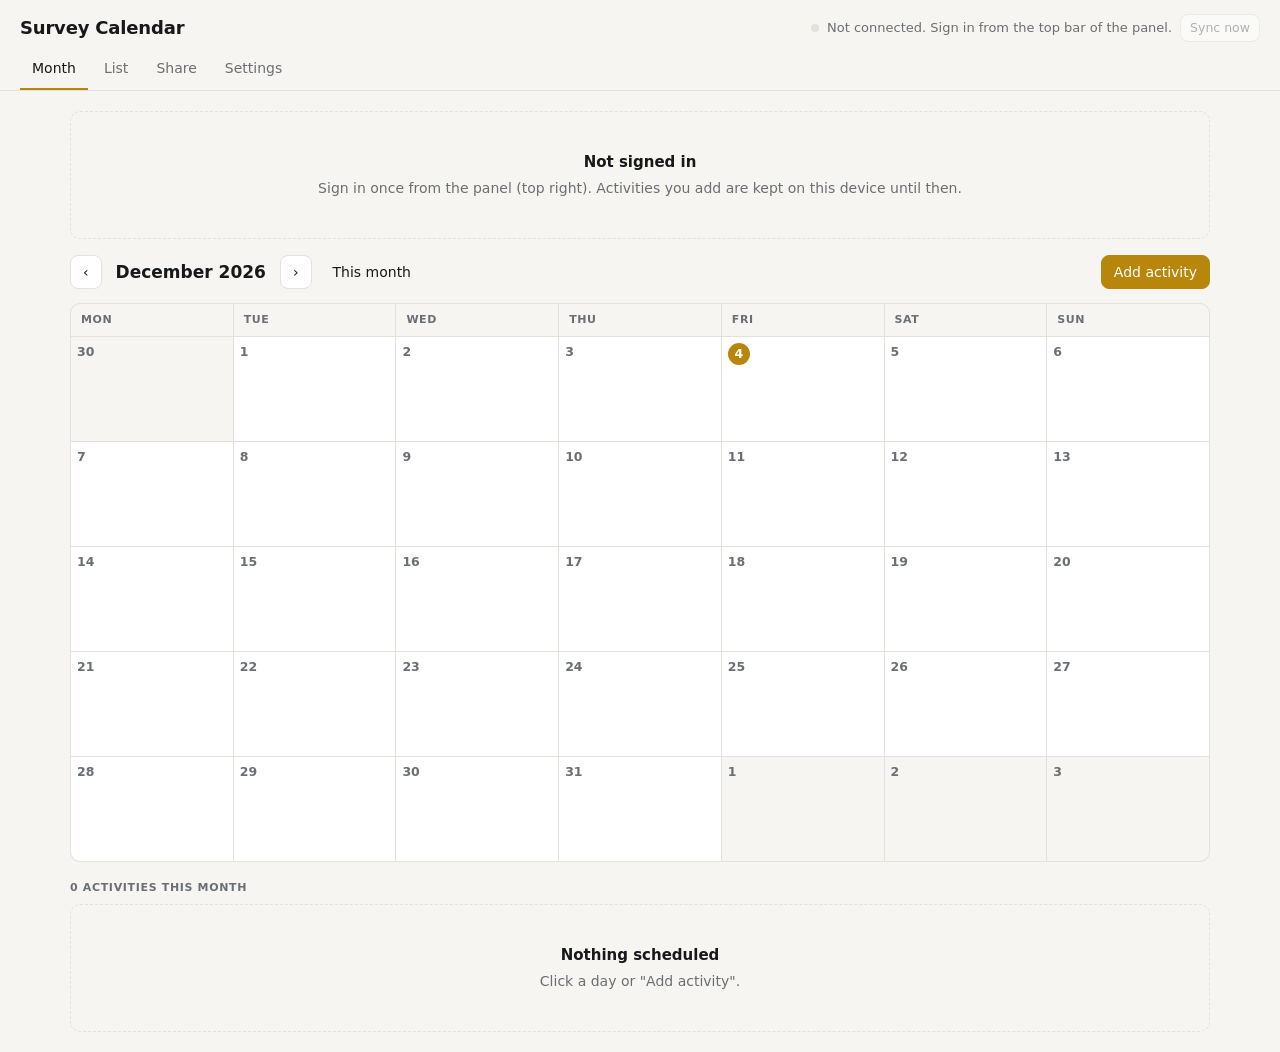
<file: apps/calendar.html>
<!doctype html>
<html lang="en">
<head>
<meta charset="utf-8">
<meta name="viewport" content="width=device-width, initial-scale=1">
<title>Survey Calendar</title>
<style>
/* Survey Calendar: the unit's survey activities on a month calendar, shareable read-only with stakeholders.
   Part of the Survey Unit panel (same look). Saved on this device first, sent to the Sheet when online (backend/unit_hub.gs, ?app=cal). */
:root{
  --bg:#f6f5f2; --panel:#ffffff; --ink:#17181a; --muted:#6b6e73; --line:#e3e1dc; --hover:#f0eee9; --field:#ffffff;
  --accent:#b8860b; --accent-ink:#ffffff; --accent-soft:#f7efd9;
  --ok:#1d7a43; --ok-bg:#e3f2e8; --bad:#b3261e; --bad-bg:#fbe7e4; --warn:#8f5b00; --warn-bg:#fbf0d9; --info:#2f5fa8; --info-bg:#e6eefa;
  --shadow:0 1px 2px rgba(0,0,0,.05); --shadow-lg:0 16px 40px rgba(0,0,0,.2);
  --font:"Inter","IBM Plex Sans","Segoe UI",system-ui,sans-serif; --mono:"IBM Plex Mono",Consolas,monospace;
  --r:10px; --gap-l:20px;
}
@media (prefers-color-scheme: dark){ :root:not([data-theme="light"]){
  --bg:#0e0f10; --panel:#17181a; --ink:#ececea; --muted:#9a9c9f; --line:#2a2c2f; --hover:#1f2023; --field:#121315;
  --accent:#e0b03c; --accent-ink:#17130a; --accent-soft:#2a230f;
  --ok:#5fcf8c; --ok-bg:#14271b; --bad:#f2877d; --bad-bg:#331714; --warn:#e3b24f; --warn-bg:#2e2310; --info:#8db4f0; --info-bg:#16213a;
  --shadow:0 1px 2px rgba(0,0,0,.4); --shadow-lg:0 16px 40px rgba(0,0,0,.6); color-scheme:dark; } }
:root[data-theme="dark"]{
  --bg:#0e0f10; --panel:#17181a; --ink:#ececea; --muted:#9a9c9f; --line:#2a2c2f; --hover:#1f2023; --field:#121315;
  --accent:#e0b03c; --accent-ink:#17130a; --accent-soft:#2a230f;
  --ok:#5fcf8c; --ok-bg:#14271b; --bad:#f2877d; --bad-bg:#331714; --warn:#e3b24f; --warn-bg:#2e2310; --info:#8db4f0; --info-bg:#16213a;
  --shadow:0 1px 2px rgba(0,0,0,.4); --shadow-lg:0 16px 40px rgba(0,0,0,.6); color-scheme:dark; }
*{box-sizing:border-box}
html,body{margin:0}
body{background:var(--bg);color:var(--ink);font:14px/1.45 var(--font);min-height:100vh}
:focus-visible{outline:2px solid var(--accent);outline-offset:2px}
button,input,select,textarea{font:inherit;color:inherit}
.mono{font-family:var(--mono);font-variant-numeric:tabular-nums}
.muted{color:var(--muted)}
header.top{position:sticky;top:0;z-index:5;background:var(--bg);border-bottom:1px solid var(--line)}
.hrow{display:flex;align-items:center;gap:12px;padding:14px var(--gap-l) 0;flex-wrap:wrap}
.hrow h1{font-size:18px;margin:0;letter-spacing:-.01em}
.sync{display:flex;align-items:center;gap:8px;font-size:13px;color:var(--muted);margin-left:auto}
.dot{width:8px;height:8px;border-radius:50%;background:var(--line);flex:none}
.dot.on{background:var(--ok)} .dot.off{background:var(--warn)} .dot.err{background:var(--bad)}
.tabs{display:flex;gap:4px;padding:8px var(--gap-l) 0;overflow-x:auto;scrollbar-width:none}
.tab{border:0;background:none;padding:8px 12px 10px;border-bottom:2px solid transparent;color:var(--muted);cursor:pointer;font-weight:500;white-space:nowrap}
.tab:hover{color:var(--ink)}
.tab[aria-selected="true"]{color:var(--ink);border-bottom-color:var(--accent)}
main{padding:var(--gap-l);max-width:1180px;margin:0 auto}
.btn{display:inline-flex;align-items:center;justify-content:center;gap:6px;height:34px;padding:0 12px;border-radius:8px;border:1px solid var(--line);background:var(--panel);cursor:pointer;font-weight:500;text-decoration:none;white-space:nowrap}
.btn:hover{background:var(--hover)}
.btn.primary{background:var(--accent);border-color:var(--accent);color:var(--accent-ink)}
.btn.sm{height:28px;padding:0 9px;font-size:12.5px}
.btn.ghost{border-color:transparent;background:none}
.btn:disabled{opacity:.5;cursor:default}
.btn[hidden]{display:none}
.banner{display:flex;gap:12px;align-items:flex-start;padding:12px 14px;border-radius:var(--r);margin-bottom:var(--gap-l);border:1px solid}
.banner.bad{background:var(--bad-bg);border-color:var(--bad)}
.banner b{display:block;margin-bottom:2px}
.prob{border-top:1px solid var(--line);padding:10px 0 0;margin-top:10px;display:flex;gap:10px;flex-wrap:wrap;align-items:center}
.empty{padding:40px 20px;text-align:center;color:var(--muted);border:1px dashed var(--line);border-radius:var(--r)}
.empty b{display:block;color:var(--ink);font-size:15px;margin-bottom:4px}
.pill{display:inline-block;font-size:11.5px;font-weight:600;padding:1px 8px;border-radius:999px;background:var(--hover);color:var(--muted);white-space:nowrap}
.pill.pending{background:var(--accent-soft);color:var(--accent)}
.st-Planned{background:var(--info-bg);color:var(--info)} .st-Confirmed{background:var(--ok-bg);color:var(--ok)}
.st-Postponed{background:var(--warn-bg);color:var(--warn)} .st-Done{background:var(--hover);color:var(--muted)} .st-Cancelled{background:var(--bad-bg);color:var(--bad)}
.toolbar{display:flex;gap:8px;flex-wrap:wrap;align-items:center;margin-bottom:14px}
.toolbar h2{font-size:17px;margin:0 6px;min-width:150px}
.toolbar select,.toolbar input{height:34px;border:1px solid var(--line);border-radius:8px;background:var(--field);padding:0 8px;max-width:100%}
.toolbar .grow{flex:1}
/* Month */
.cal{display:grid;grid-template-columns:repeat(7,minmax(0,1fr));border:1px solid var(--line);border-radius:var(--r);overflow:hidden;background:var(--line);gap:1px}
.cal .hd{background:var(--bg);font-size:11px;font-weight:600;letter-spacing:.05em;text-transform:uppercase;color:var(--muted);padding:8px 10px}
.day{background:var(--panel);min-height:104px;padding:6px 6px 8px;display:flex;flex-direction:column;gap:3px;min-width:0;cursor:pointer}
.day:hover{background:var(--hover)}
.day.out{background:var(--bg);color:var(--muted)}
.day .n{font-size:12.5px;font-weight:600;color:var(--muted)}
.day.is-today .n{display:inline-flex;align-items:center;justify-content:center;width:22px;height:22px;border-radius:50%;background:var(--accent);color:var(--accent-ink)}
.ev{display:block;width:100%;text-align:left;border:0;border-left:3px solid var(--info);background:var(--info-bg);color:var(--ink);border-radius:5px;padding:2px 6px;font-size:11.5px;line-height:1.35;white-space:nowrap;overflow:hidden;text-overflow:ellipsis;cursor:pointer}
.ev.a-Field-survey,.ev.a-Relocation-survey{border-left-color:var(--accent);background:var(--accent-soft)}
.ev.a-Meeting,.ev.a-Training{border-left-color:var(--ok);background:var(--ok-bg)}
.ev.s-Cancelled{text-decoration:line-through;opacity:.6} .ev.s-Done{opacity:.6} .ev.s-Postponed{border-left-color:var(--warn);background:var(--warn-bg)}
.ev.cont{border-left-color:transparent}
.more{font-size:11px;color:var(--muted)}
.dsm{display:none}
/* List */
.lgrp{font-size:11px;font-weight:600;letter-spacing:.06em;text-transform:uppercase;color:var(--muted);margin:18px 0 8px}
.card{display:flex;gap:14px;background:var(--panel);border:1px solid var(--line);border-radius:var(--r);padding:12px 14px;margin-bottom:8px;cursor:pointer;box-shadow:var(--shadow)}
.card:hover{background:var(--hover)}
.card .when{width:108px;flex:none}
.card .when b{display:block}
.card .when span{font-size:12.5px;color:var(--muted)}
.card .what{min-width:0;flex:1}
.card .t{font-weight:600}
.card .m{font-size:13px;color:var(--muted)}
.card.past{opacity:.7}
/* Drawer */
.scrim{position:fixed;inset:0;background:rgba(0,0,0,.4);z-index:20}
.drawer{position:fixed;top:0;right:0;bottom:0;width:min(520px,100%);background:var(--bg);z-index:21;display:flex;flex-direction:column;box-shadow:var(--shadow-lg)}
.scrim[hidden],.drawer[hidden]{display:none}
.dhead{display:flex;align-items:center;gap:10px;padding:14px var(--gap-l);border-bottom:1px solid var(--line);background:var(--panel)}
.dhead h2{margin:0;font-size:16px}
.dbody{flex:1;overflow:auto;padding:var(--gap-l)}
.dfoot{display:flex;gap:8px;padding:12px var(--gap-l);border-top:1px solid var(--line);background:var(--panel);flex-wrap:wrap;align-items:center}
.fgrid{display:grid;grid-template-columns:1fr 1fr;gap:12px}
.fgrid .full{grid-column:1/-1}
label.f,div.f{display:flex;flex-direction:column;gap:4px;font-size:12.5px;font-weight:500;min-width:0}
label.f input,label.f select,label.f textarea{border:1px solid var(--line);border-radius:8px;background:var(--field);padding:8px 10px;font-size:14px;font-weight:400;width:100%}
label.f textarea{min-height:64px;resize:vertical}
.hint{font-weight:400;color:var(--muted);font-size:12px}
.people{display:flex;flex-wrap:wrap;gap:6px}
.people label{display:inline-flex;align-items:center;gap:6px;border:1px solid var(--line);border-radius:999px;padding:4px 10px;background:var(--field);font-weight:400;font-size:13px;cursor:pointer}
.people label:has(input:checked){border-color:var(--accent);background:var(--accent-soft)}
.chk{display:flex;gap:8px;align-items:flex-start;font-weight:400;font-size:13.5px}
.chk input{margin-top:3px}
.ferr{color:var(--bad);font-size:13px;width:100%}
.ferr:empty{display:none}
.ro{font-size:13.5px;line-height:1.6}
.ro dt{font-size:11px;font-weight:600;letter-spacing:.05em;text-transform:uppercase;color:var(--muted);margin-top:10px}
.ro dd{margin:0}
.hist{font-size:12.5px;border-left:2px solid var(--line);padding-left:12px;margin-top:14px}
.hist div{margin-bottom:6px}
/* Share and settings */
.panel{background:var(--panel);border:1px solid var(--line);border-radius:var(--r);padding:var(--gap-l);margin-bottom:var(--gap-l);box-shadow:var(--shadow)}
.panel h2{font-size:15px;margin:0 0 4px}
.panel p{margin:0 0 14px;color:var(--muted)}
.row{display:flex;gap:10px;flex-wrap:wrap;align-items:flex-end}
.row label.f{flex:1;min-width:200px}
.linkbox{font-family:var(--mono);font-size:12.5px;padding:10px 12px;background:var(--hover);border-radius:8px;word-break:break-all;margin:0 0 10px;user-select:all}
.toast{position:fixed;left:50%;bottom:20px;transform:translateX(-50%);background:var(--ink);color:var(--bg);padding:10px 16px;border-radius:8px;z-index:40;font-weight:500;box-shadow:var(--shadow-lg);max-width:calc(100% - 32px)}
.toast[hidden]{display:none}
@media (max-width:720px){
  .hrow,.tabs,main{padding-left:16px;padding-right:16px}
  .sync{margin-left:0;width:100%}
  .cal .hd{padding:6px 2px;text-align:center}
  .day{min-height:56px;padding:4px 2px;align-items:center}
  .day .ev,.day .more{display:none}
  .dsm{display:flex;gap:3px;flex-wrap:wrap;justify-content:center}
  .dsm i{width:6px;height:6px;border-radius:50%;background:var(--info)}
  .dsm i.a{background:var(--accent)}
  .fgrid{grid-template-columns:1fr}
  .card{flex-direction:column;gap:2px}
  .card .when{width:auto}
  .card .when b,.card .when span{display:inline;margin-right:8px}
  .toolbar h2{min-width:0;flex:1 0 auto;font-size:16px;text-align:center}
  .toolbar .grow{display:none}
}
@media (prefers-reduced-motion:no-preference){ .btn,.day,.tab,.card{transition:background .12s,border-color .12s} }
</style>
</head>
<body>
<header class="top">
  <div class="hrow">
    <h1>Survey Calendar</h1>
    <div class="sync"><span class="dot" id="sDot"></span><span id="sText">Not connected</span>
      <button class="btn sm" id="syncBtn">Sync now</button></div>
  </div>
  <nav class="tabs" role="tablist" id="tabs">
    <button class="tab" role="tab" data-v="month">Month</button>
    <button class="tab" role="tab" data-v="list">List</button>
    <button class="tab" role="tab" data-v="share">Share</button>
    <button class="tab" role="tab" data-v="settings">Settings</button>
  </nav>
</header>
<main id="main"></main>

<div class="scrim" id="scrim" hidden></div>
<aside class="drawer" id="drawer" hidden aria-labelledby="dTitle" role="dialog">
  <div class="dhead"><div><h2 id="dTitle">Activity</h2><div class="muted" id="dSub" style="font-size:12.5px"></div></div><span style="flex:1"></span><button class="btn ghost sm" id="dClose">Close</button></div>
  <div class="dbody" id="dBody"></div>
  <div class="dfoot">
    <div class="ferr" id="fErr" role="alert"></div>
    <button class="btn primary" id="fSave">Save</button>
    <button class="btn" id="fCancel">Cancel</button>
    <span style="flex:1"></span>
    <button class="btn" id="fIcs" hidden>Add to my calendar</button>
    <button class="btn" id="fHist" hidden>History</button>
  </div>
</aside>
<div class="toast" id="toast" hidden role="status"></div>

<script>
"use strict";
const APP = "cal", LS = "cal.v1";
const FIELDS = ["title", "activity", "start", "end", "time", "place", "personnel", "others", "stakeholders", "status", "public_note", "notes", "shared"];
const ACTIVITIES = ["Field survey", "Relocation survey", "Ocular inspection", "Verification", "Meeting", "Training", "Other"];
const STATUSES = ["Planned", "Confirmed", "Postponed", "Done", "Cancelled"];
const WEEKDAYS = ["Mon", "Tue", "Wed", "Thu", "Fri", "Sat", "Sun"];

const $ = id => document.getElementById(id);
const esc = s => String(s == null ? "" : s).replace(/[&<>"']/g, c => ({ "&": "&amp;", "<": "&lt;", ">": "&gt;", '"': "&quot;", "'": "&#39;" }[c]));
const pad = n => String(n).padStart(2, "0");
const ymd = d => d.getFullYear() + "-" + pad(d.getMonth() + 1) + "-" + pad(d.getDate());
const today = () => ymd(new Date());
const addDays = (s, n) => { const d = new Date(s + "T00:00:00"); d.setDate(d.getDate() + n); return ymd(d); };
const fmtTime = iso => iso ? new Date(iso).toLocaleString("en-PH", { month: "short", day: "numeric", hour: "numeric", minute: "2-digit" }) : "";
const fmtDay = s => new Date(s + "T00:00:00").toLocaleDateString("en-PH", { weekday: "short", month: "short", day: "numeric" });
const fmtLong = s => new Date(s + "T00:00:00").toLocaleDateString("en-PH", { weekday: "long", month: "long", day: "numeric", year: "numeric" });
const span = v => fmtDay(v.start) + (v.end && v.end !== v.start ? " – " + fmtDay(v.end) : "");
const names = s => String(s || "").split(",").map(x => x.trim()).filter(Boolean);
const cls = s => String(s || "").replace(/[^A-Za-z]+/g, "-");

/* ---------- State, kept on this device ---------- */
function awSignin(url, key) {
  try {
    if (url !== undefined) localStorage.setItem("aw.signin", JSON.stringify({ url: url, key: key }));
    return JSON.parse(localStorage.getItem("aw.signin") || "null");
  } catch (e) { return null; }
}
function blank() { return { cfg: { url: "", key: "", device: "" }, me: null, people: [], items: {}, outbox: [], problems: [], lastPull: "", lastSync: "", share: "", seq: 0 }; }
function load() {
  let s = null;
  try { s = JSON.parse(localStorage.getItem(LS) || "null"); } catch (e) { s = null; }
  s = Object.assign(blank(), s || {});
  if (!s.cfg.device) s.cfg.device = (/Mobi|Android/i.test(navigator.userAgent) ? "PHONE-" : "PC-") + Math.random().toString(36).slice(2, 7).toUpperCase();
  const si = awSignin();
  if (si) { if (si.url) s.cfg.url = si.url; s.cfg.key = si.key || ""; }
  return s;
}
let state = load(), storeOk = true;
function save() { try { localStorage.setItem(LS, JSON.stringify(state)); storeOk = true; } catch (e) { storeOk = false; } }
const keyOf = it => it.id || it.tmp;
const pending = k => state.outbox.some(o => o.type === "save" && (o.id || o.tmp) === k);
const boss = () => !!state.me && (state.me.role === "head" || state.me.role === "admin");
const canEdit = v => !!state.me && (!v || !v.created_by || boss() || v.created_by === state.me.name || names(v.personnel).includes(state.me.name));
function newTmp() { state.seq = (state.seq || 0) + 1; return "tmp-" + state.cfg.device + "-" + Date.now().toString(36) + "-" + state.seq; }

/* ---------- Talking to the Sheet ---------- */
const okAddr = u => /^https:\/\/script\.google\.com\/(a\/macros\/[\w.-]+|macros)\/s\/[\w-]+\/(exec|dev)$/.test(String(u || "")) || /^http:\/\/(localhost|127\.0\.0\.1)(:\d+)?\//.test(String(u || ""));
let syncing = false, syncAgain = false, online = navigator.onLine, lastError = "";
async function call(method, payload) {
  const u = state.cfg.url;
  if (!okAddr(u)) throw new Error("The web app address in Settings is not a Google Apps Script address");
  let r;
  if (method === "GET") r = await fetch(u + (u.includes("?") ? "&" : "?") + new URLSearchParams(Object.assign({ key: state.cfg.key, app: APP }, payload)), { redirect: "follow" });
  else r = await fetch(u, { method: "POST", redirect: "follow", headers: { "Content-Type": "text/plain;charset=utf-8" }, body: JSON.stringify(Object.assign({ key: state.cfg.key, device: state.cfg.device, app: APP }, payload)) });
  const j = await r.json();
  if (!j.ok) throw Object.assign(new Error(j.error || "The Sheet refused the request"), { server: true });
  return j;
}
async function sync(quiet) {
  if (!state.cfg.url || !state.cfg.key) return;
  if (syncing) { syncAgain = true; return; }
  syncing = true; syncAgain = false; renderSync();
  try {
    if (state.outbox.length) {
      const sent = state.outbox.slice(), revs = sent.map(o => o.rev);
      const res = await call("POST", { changes: sent.map(o => ({ type: o.type, id: o.id, tmp: o.tmp, baseVersion: o.baseVersion, data: o.data })) });
      res.results.forEach((r, i) => {
        const o = sent[i], k = o.id || o.tmp;
        const changedSince = state.outbox.includes(o) && o.rev !== revs[i];
        if (!changedSince) state.outbox = state.outbox.filter(x => x !== o);
        if (o.type === "resetShare") { if (r.result === "saved") { state.share = r.share; toast("New link made. The old link no longer opens."); } else state.problems.push({ kind: "rejected", what: "New share link", error: r.error }); return; }
        const what = (o.data && o.data.title) || k;
        if (r.result === "saved" || r.result === "same") {
          if (o.tmp && state.items[o.tmp]) delete state.items[o.tmp];
          state.items[r.id] = Object.assign({}, r.record);
          if (changedSince) { o.id = r.id; o.tmp = ""; o.baseVersion = r.record.version; Object.assign(state.items[r.id], o.data); }
          // Sheet checks: saved, but the Sheet did not keep it; stays on the problem list until dismissed.
          if (r.check_error) state.problems.push({ kind: "rejected", key: r.id, mine: o.data, what, error: r.check_error });
        } else if (r.result === "conflict") {
          if (r.server) state.items[r.server.id] = Object.assign({}, r.server);
          state.problems.push({ kind: "conflict", key: r.server ? r.server.id : k, mine: o.data, what, detail: "Someone changed this activity first; the Sheet's copy is showing now." });
        } else {
          if (r.server) state.items[r.server.id] = Object.assign({}, r.server); else if (o.tmp) delete state.items[o.tmp];
          state.problems.push({ kind: "rejected", key: r.server ? r.server.id : "", mine: o.data, what, error: r.error });
        }
      });
      if (res.share) state.share = res.share;
      state.me = res.me; save();
    }
    const since = state.lastPull ? new Date(new Date(state.lastPull).getTime() - 120000).toISOString() : "";
    const p = await call("GET", { action: "pull", since });
    if (!state.me || state.me.name !== p.me.name) state.items = {};
    state.me = p.me; state.people = p.people || state.people; state.share = p.share || state.share;
    (p.items || []).forEach(s => {
      const loc = state.items[s.id];
      if (pending(s.id)) return;
      if (!loc || (Number(s.version) || 0) >= (Number(loc.version) || 0)) state.items[s.id] = s;
    });
    state.lastPull = p.server_time; state.lastSync = new Date().toISOString(); lastError = ""; online = true;
    save();
  } catch (e) {
    lastError = e.server ? e.message : "";
    if (!e.server) online = false;
    if (!quiet && e.server) toast(e.message);
  } finally {
    syncing = false; render();
    if (syncAgain && online && state.outbox.length) setTimeout(() => sync(true), 0);
  }
}
function queueSave(it, data) {
  const k = keyOf(it), o = state.outbox.find(x => x.type === "save" && (x.id || x.tmp) === k);
  if (o) { o.data = data; o.rev++; }
  else state.outbox.push({ type: "save", id: it.id || "", tmp: it.id ? "" : it.tmp, baseVersion: Number(it.version) || 0, data, rev: 1 });
  state.items[k] = Object.assign({}, it, data, it.id ? {} : { tmp: it.tmp, created_by: state.me ? state.me.name : "" });
  save(); render(); sync(true);
}

/* ---------- Views ---------- */
let view = "month", month = today().slice(0, 7), filt = { act: "", who: "", q: "", past: false };
try { view = sessionStorage.getItem("cal.view") || view; month = sessionStorage.getItem("cal.month") || month; } catch (e) {}
const all = () => Object.values(state.items).sort((a, b) => a.start < b.start ? -1 : a.start > b.start ? 1 : String(a.title).localeCompare(String(b.title)));
const on = (v, d) => v.start <= d && (v.end || v.start) >= d;
function shiftMonth(ym, n) { const d = new Date(ym + "-01T00:00:00"); d.setMonth(d.getMonth() + n); return ymd(d).slice(0, 7); }

function render() {
  document.querySelectorAll(".tab").forEach(t => t.setAttribute("aria-selected", t.dataset.v === view));
  renderSync();
  $("main").innerHTML = problemsHtml() + ({ month: monthHtml, list: listHtml, share: shareHtml, settings: settingsHtml }[view])();
  try { sessionStorage.setItem("cal.view", view); sessionStorage.setItem("cal.month", month); } catch (e) {}
}
function renderSync() {
  const n = state.outbox.length;
  let c = "", text;
  if (!state.cfg.url || !state.cfg.key) text = "Not connected. Sign in from the top bar of the panel.";
  else if (syncing) { c = "on"; text = "Syncing…"; }
  else if (lastError) { c = "err"; text = lastError; }
  else if (!online) { c = "off"; text = "Offline · " + (n ? n + (n === 1 ? " change" : " changes") + " kept on this device, will send when online" : "showing the copy on this device"); }
  else { c = "on"; text = (state.me ? state.me.name + " · " : "") + (n ? n + " waiting to send" : "Synced " + fmtTime(state.lastSync)); }
  if (!storeOk) { c = "err"; text = "This browser is not keeping changes on the device. Keep the page open until it syncs."; }
  $("sDot").className = "dot " + c; $("sText").textContent = text;
  $("syncBtn").disabled = syncing || !state.cfg.url || !state.cfg.key;
}
function problemsHtml() {
  if (!state.problems.length) return "";
  return `<div class="banner bad" role="alert"><div style="flex:1"><b>${state.problems.length} ${state.problems.length === 1 ? "change was" : "changes were"} not saved to the Sheet</b>
    ${state.problems.map((p, i) => `<div class="prob"><div style="flex:1;min-width:220px"><span>${esc(p.what)}</span><br><span class="muted">${esc(p.kind === "conflict" ? p.detail : p.error)}</span></div>
      ${p.mine ? `<button class="btn sm" data-act="fix" data-i="${i}">${p.kind === "conflict" ? "Use my version" : "Fix and save"}</button>` : ""}
      <button class="btn sm ghost" data-act="dismiss" data-i="${i}">Dismiss</button></div>`).join("")}</div></div>`;
}
function connectHint() {
  return state.cfg.key ? "" : `<div class="empty" style="margin-bottom:16px"><b>Not signed in</b>Sign in once from the panel (top right). Activities you add are kept on this device until then.</div>`;
}
function monthHtml() {
  const first = new Date(month + "-01T00:00:00"), title = first.toLocaleDateString("en-PH", { month: "long", year: "numeric" });
  const startGrid = new Date(first); startGrid.setDate(1 - ((first.getDay() + 6) % 7));
  const evs = all(), t = today();
  let cells = "";
  for (let i = 0; i < 42; i++) {
    const d = new Date(startGrid); d.setDate(startGrid.getDate() + i);
    const s = ymd(d), inMonth = s.slice(0, 7) === month;
    if (i >= 35 && !inMonth) break;
    const here = evs.filter(v => on(v, s)), show = here.slice(0, 3);
    cells += `<div class="day${inMonth ? "" : " out"}${s === t ? " is-today" : ""}" data-day="${s}"><span class="n">${d.getDate()}</span>
      ${show.map(v => `<button class="ev a-${cls(v.activity)} s-${cls(v.status)}${v.start < s && (d.getDay() !== 1) ? " cont" : ""}" data-ev="${esc(keyOf(v))}" title="${esc(v.title + " · " + v.activity + (v.place ? " · " + v.place : ""))}">${v.start === s || d.getDay() === 1 ? esc(v.title) : "&nbsp;"}</button>`).join("")}
      ${here.length > 3 ? `<span class="more">+${here.length - 3} more</span>` : ""}
      <span class="dsm">${here.slice(0, 4).map(v => `<i class="${/survey/i.test(v.activity) ? "a" : ""}"></i>`).join("")}</span></div>`;
  }
  const inM = evs.filter(v => v.start.slice(0, 7) <= month && (v.end || v.start).slice(0, 7) >= month);
  return connectHint() + `<div class="toolbar"><button class="btn" data-mon="-1" aria-label="Previous month">‹</button><h2>${esc(title)}</h2><button class="btn" data-mon="1" aria-label="Next month">›</button>
      <button class="btn ghost" data-mon="0">This month</button><span class="grow"></span><button class="btn primary" data-new="${t.slice(0, 7) === month ? t : month + "-01"}">Add activity</button></div>
    <div class="cal">${WEEKDAYS.map(w => `<div class="hd">${w}</div>`).join("")}${cells}</div>
    <div class="lgrp">${inM.length} ${inM.length === 1 ? "activity" : "activities"} this month</div>
    ${inM.map(cardHtml).join("") || `<div class="empty"><b>Nothing scheduled</b>Click a day or "Add activity".</div>`}`;
}
function cardHtml(v) {
  const k = keyOf(v), past = (v.end || v.start) < today();
  return `<div class="card${past ? " past" : ""}" data-ev="${esc(k)}"><div class="when"><b>${esc(span(v))}</b>${v.time ? `<span>${esc(v.time)}</span>` : ""}</div>
    <div class="what"><div class="t">${esc(v.title)} <span class="pill st-${cls(v.status)}">${esc(v.status)}</span>${pending(k) ? ' <span class="pill pending">Not sent yet</span>' : ""}${v.shared === "no" ? ' <span class="pill">Not shared</span>' : ""}</div>
      <div class="m">${esc(v.activity)}${v.place ? " · " + esc(v.place) : ""}</div>
      ${v.personnel || v.others ? `<div class="m">Personnel: ${esc([v.personnel, v.others].filter(Boolean).join(", "))}</div>` : ""}
      ${v.stakeholders ? `<div class="m">With: ${esc(v.stakeholders)}</div>` : ""}</div></div>`;
}
function listHtml() {
  const t = today(), q = filt.q.toLowerCase();
  const rows = all().filter(v => (filt.past || (v.end || v.start) >= t) && (!filt.act || v.activity === filt.act) && (!filt.who || names(v.personnel).includes(filt.who))
    && (!q || [v.title, v.place, v.personnel, v.others, v.stakeholders, v.id].join(" ").toLowerCase().includes(q)));
  const groups = {};
  rows.forEach(v => { const g = v.start.slice(0, 7); (groups[g] = groups[g] || []).push(v); });
  return connectHint() + `<div class="toolbar">
      <input id="lq" type="search" placeholder="Search title, place, people" value="${esc(filt.q)}" style="min-width:200px;flex:1">
      <select id="lact"><option value="">All activities</option>${ACTIVITIES.map(a => `<option${a === filt.act ? " selected" : ""}>${esc(a)}</option>`).join("")}</select>
      <select id="lwho"><option value="">All personnel</option>${state.people.map(p => `<option${p.name === filt.who ? " selected" : ""}>${esc(p.name)}</option>`).join("")}</select>
      <label class="chk" style="align-items:center"><input type="checkbox" id="lpast"${filt.past ? " checked" : ""}> Show past</label>
      <button class="btn primary" data-new="${t}">Add activity</button></div>
    ${Object.keys(groups).sort().map(g => `<div class="lgrp">${esc(new Date(g + "-01T00:00:00").toLocaleDateString("en-PH", { month: "long", year: "numeric" }))}</div>${groups[g].map(cardHtml).join("")}`).join("")
      || `<div class="empty"><b>No activities${filt.past ? "" : " coming up"}</b>${filt.q || filt.act || filt.who ? "Nothing matches the filter." : "Add the first one."}</div>`}`;
}
function shareHtml() {
  const shared = all().filter(v => v.shared !== "no" && (v.end || v.start) >= today() && v.status !== "Cancelled").length;
  const link = state.share, ics = link ? link + "&format=ics" : "";
  return `<section class="panel"><h2>Link for stakeholders</h2>
      <p>Anyone with this link sees the shared activities read-only: dates, place, personnel, stakeholders, status and the note for stakeholders. Internal notes and activities marked "Not shared" are never shown. No key is needed, so send it only to the people involved.</p>
      ${link ? `<div class="linkbox" id="shareLink">${esc(link)}</div>
        <div class="row"><button class="btn primary" data-copy="link">Copy link</button><a class="btn" href="${esc(link)}" target="_blank" rel="noopener">Open it</a>
        ${state.me && state.me.role === "admin" ? `<button class="btn" id="resetShare">Make a new link</button>` : ""}</div>
        <p style="margin:14px 0 0">${shared} shared ${shared === 1 ? "activity" : "activities"} coming up. The page always shows the latest.</p>`
      : `<div class="empty"><b>${state.cfg.key ? "Link not available yet" : "Sign in to see the link"}</b>${state.cfg.key ? "Sync once while online. If it stays empty, the admin runs setupSurveyUnit in the Apps Script project." : ""}</div>`}</section>
    ${link ? `<section class="panel"><h2>Calendar file</h2><p>For Google Calendar, Outlook or a phone calendar: the shared activities as an .ics file. Open the link and import the file. It is a copy: import it again for later changes.</p>
      <div class="linkbox">${esc(ics)}</div><div class="row"><button class="btn" data-copy="ics">Copy file link</button></div></section>` : ""}
    <section class="panel"><h2>One activity</h2><p>Open an activity and use "Add to my calendar" to save just that one to this phone or PC.</p></section>`;
}
function settingsHtml() {
  return `<section class="panel"><h2>Sign-in</h2><p>One sign-in for every app: <b>Sign in</b> in the top bar of the Survey Unit panel. Sign out there too.</p>
      <p style="margin:12px 0 0">This device: <span class="mono">${esc(state.cfg.device)}</span>${state.me ? ` · Signed in as <b>${esc(state.me.name)}</b> (${esc(state.me.role)})` : ""}</p></section>
    <section class="panel"><h2>On this device</h2><p>${Object.keys(state.items).length} activities kept here · ${state.outbox.length} waiting to send${state.lastSync ? " · last synced " + esc(fmtTime(state.lastSync)) : ""}.</p>
      <button class="btn" id="cForget">Remove this device's copy</button></section>`;
}

/* ---------- Drawer ---------- */
let editing = null;
function openDrawer(v, preset) {
  const isNew = !v;
  editing = v ? Object.assign({}, v) : Object.assign({ tmp: newTmp(), version: 0, activity: "Field survey", status: "Planned", shared: "yes", start: today(), end: "" }, preset || {});
  if (preset && v) Object.assign(editing, preset);
  const e = editing, mine = canEdit(isNew ? null : v);
  $("dTitle").textContent = isNew ? "New activity" : e.title || "Activity";
  $("dSub").textContent = isNew ? "Saved on this device first" : (e.id || "Not sent yet") + (e.created_by ? " · added by " + e.created_by : "");
  $("fErr").textContent = "";
  $("fSave").hidden = $("fCancel").hidden = !mine;
  $("fHist").hidden = !e.id; $("fIcs").hidden = isNew;
  if (!mine) {
    $("dBody").innerHTML = `<dl class="ro"><dt>When</dt><dd>${esc(span(e))}${e.time ? " · " + esc(e.time) : ""}</dd><dt>Activity</dt><dd>${esc(e.activity)} · <span class="pill st-${cls(e.status)}">${esc(e.status)}</span></dd>
      ${e.place ? `<dt>Place</dt><dd>${esc(e.place)}</dd>` : ""}${e.personnel || e.others ? `<dt>Personnel</dt><dd>${esc([e.personnel, e.others].filter(Boolean).join(", "))}</dd>` : ""}
      ${e.stakeholders ? `<dt>Stakeholders</dt><dd>${esc(e.stakeholders)}</dd>` : ""}${e.public_note ? `<dt>Note for stakeholders</dt><dd>${esc(e.public_note)}</dd>` : ""}
      ${e.notes ? `<dt>Internal notes</dt><dd>${esc(e.notes)}</dd>` : ""}</dl><p class="muted" style="margin-top:16px">Only the person who added it, its personnel or the head can change it.</p><div id="dHist"></div>`;
  } else {
    const on = names(e.personnel);
    const extra = on.filter(n => !state.people.some(p => p.name === n));
    $("dBody").innerHTML = `<form id="form" class="fgrid" novalidate>
      <label class="f full"><span>Title</span><input name="title" maxlength="200" value="${esc(e.title || "")}" placeholder="e.g. Relocation survey, Lot 1234 (LHID 0505…)"></label>
      <label class="f"><span>Activity</span><select name="activity">${ACTIVITIES.map(a => `<option${a === e.activity ? " selected" : ""}>${esc(a)}</option>`).join("")}</select></label>
      <label class="f"><span>Status</span><select name="status">${STATUSES.map(a => `<option${a === e.status ? " selected" : ""}>${esc(a)}</option>`).join("")}</select></label>
      <label class="f"><span>Start</span><input type="date" name="start" value="${esc(e.start || "")}"></label>
      <label class="f"><span>End <span class="hint">(blank = one day)</span></span><input type="date" name="end" value="${esc(e.end && e.end !== e.start ? e.end : "")}"></label>
      <label class="f full"><span>Time <span class="hint">(optional)</span></span><input name="time" maxlength="60" value="${esc(e.time || "")}" placeholder="e.g. 7:00 AM, assembly at the provincial office"></label>
      <label class="f full"><span>Place</span><input name="place" maxlength="200" value="${esc(e.place || "")}" placeholder="Barangay, municipality"></label>
      <div class="f full"><span>Survey personnel</span><div class="people">${state.people.map(p => `<label><input type="checkbox" name="pp" value="${esc(p.name)}"${on.includes(p.name) ? " checked" : ""}> ${esc(p.name)}</label>`).join("")
        || `<span class="hint">The member list comes from the Sheet after the first sync.</span>`}${extra.map(n => `<label><input type="checkbox" name="pp" value="${esc(n)}" checked> ${esc(n)}</label>`).join("")}</div></div>
      <label class="f full"><span>Others involved <span class="hint">(people outside the unit)</span></span><input name="others" maxlength="300" value="${esc(e.others || "")}" placeholder="e.g. LO representative, BARC chair"></label>
      <label class="f full"><span>Stakeholders</span><input name="stakeholders" maxlength="300" value="${esc(e.stakeholders || "")}" placeholder="e.g. MARO Mobo, Landowner, LBP"></label>
      <label class="f full"><span>Note for stakeholders <span class="hint">(shown on the shared link)</span></span><textarea name="public_note" maxlength="1000" placeholder="e.g. Please bring the owner's copy of the title">${esc(e.public_note || "")}</textarea></label>
      <label class="f full"><span>Internal notes <span class="hint">(the unit only)</span></span><textarea name="notes" maxlength="2000">${esc(e.notes || "")}</textarea></label>
      <label class="chk full"><input type="checkbox" name="shared"${e.shared !== "no" ? " checked" : ""}> <span>Show on the stakeholders' link</span></label>
    </form><div id="dHist"></div>`;
    $("form").addEventListener("submit", ev => { ev.preventDefault(); saveDrawer(); });
  }
  $("scrim").hidden = $("drawer").hidden = false;
  const first = $("dBody").querySelector("input[name=title]"); if (first && isNew) first.focus();
}
function closeDrawer() { $("scrim").hidden = $("drawer").hidden = true; editing = null; }
function formData() {
  const f = $("form"), d = {};
  ["title", "activity", "start", "end", "time", "place", "others", "stakeholders", "status", "public_note", "notes"].forEach(k => { d[k] = f.elements[k].value.trim(); });
  d.personnel = [...f.querySelectorAll("input[name=pp]:checked")].map(x => x.value).join(", ");
  d.shared = f.elements.shared.checked ? "yes" : "no";
  if (!d.end) d.end = d.start;
  return d;
}
function check(d) {
  if (!d.title) return "Type a title.";
  if (!/^\d{4}-\d{2}-\d{2}$/.test(d.start)) return "Choose the start date.";
  if (d.end < d.start) return "The end date is before the start date.";
  return "";
}
function saveDrawer() {
  if (!$("form")) return;
  const d = formData(), err = check(d);
  if (err) { $("fErr").textContent = err; return; }
  queueSave(editing, d);
  toast(state.cfg.key ? "Saved on this device. Sending…" : "Saved on this device. Sign in to send it to the Sheet.");
  month = d.start.slice(0, 7); closeDrawer(); render();
}
async function showHistory() {
  if (!editing || !editing.id) return;
  try {
    const h = await call("GET", { action: "history", id: editing.id });
    $("dHist").innerHTML = `<div class="hist">${h.history.map(x => `<div><b>v${x.version}</b> ${esc(fmtTime(x.time))} · ${esc(x.by)}<br><span class="muted">${esc(Object.keys(JSON.parse(x.changed || "{}")).join(", "))}</span></div>`).join("") || "No history."}</div>`;
  } catch (e) { toast("History needs a connection."); }
}
// One activity as an .ics file, saved to this device (same format as the stakeholders' file).
function icsOne(v) {
  const t = s => String(s || "").replace(/\\/g, "\\\\").replace(/\r?\n/g, "\\n").replace(/([,;])/g, "\\$1");
  const day = (s, n) => addDays(s, n || 0).replace(/-/g, "");
  const fold = l => { const o = []; while (l.length > 73) { o.push(l.slice(0, 73)); l = " " + l.slice(73); } o.push(l); return o.join("\r\n"); };
  const desc = [v.activity + " · " + v.status, v.time ? "Time: " + v.time : "", v.personnel ? "Survey personnel: " + v.personnel : "", v.others ? "Others: " + v.others : "", v.stakeholders ? "Stakeholders: " + v.stakeholders : "", v.public_note || ""].filter(Boolean).join("\n");
  const L = ["BEGIN:VCALENDAR", "VERSION:2.0", "PRODID:-//Survey Unit Masbate//Survey Calendar//EN", "BEGIN:VEVENT", "UID:" + (v.id || v.tmp) + "@survey-unit-masbate",
    "DTSTAMP:" + new Date().toISOString().replace(/[-:]/g, "").replace(/\.\d+Z$/, "Z"), "DTSTART;VALUE=DATE:" + day(v.start), "DTEND;VALUE=DATE:" + day(v.end || v.start, 1),
    "SUMMARY:" + t(v.title), "DESCRIPTION:" + t(desc)].concat(v.place ? ["LOCATION:" + t(v.place)] : [], ["END:VEVENT", "END:VCALENDAR"]);
  const a = document.createElement("a");
  a.href = URL.createObjectURL(new Blob([L.map(fold).join("\r\n") + "\r\n"], { type: "text/calendar" }));
  a.download = (v.id || "activity") + ".ics"; document.body.appendChild(a); a.click(); a.remove();
}

/* ---------- Events ---------- */
let toastT;
function toast(t) { const el = $("toast"); el.textContent = t; el.hidden = false; clearTimeout(toastT); toastT = setTimeout(() => { el.hidden = true; }, 3200); }
$("tabs").addEventListener("click", e => { const t = e.target.closest(".tab"); if (t) { view = t.dataset.v; render(); } });
$("syncBtn").onclick = () => sync(false);
$("scrim").onclick = closeDrawer; $("dClose").onclick = closeDrawer; $("fCancel").onclick = closeDrawer;
$("fSave").onclick = saveDrawer; $("fHist").onclick = showHistory; $("fIcs").onclick = () => editing && icsOne(editing);
document.addEventListener("keydown", e => { if (e.key === "Escape" && !$("drawer").hidden) closeDrawer(); });
$("main").addEventListener("click", e => {
  const t = e.target;
  const ev = t.closest("[data-ev]"); if (ev) { e.stopPropagation(); return openDrawer(state.items[ev.dataset.ev]); }
  const nw = t.closest("[data-new]"); if (nw) return openDrawer(null, { start: nw.dataset.new });
  const day = t.closest("[data-day]");
  if (day) {
    const here = all().filter(v => on(v, day.dataset.day));
    // On a phone the day shows dots only: one activity opens it, several switch to the list for that day.
    if (here.length && matchMedia("(max-width:720px)").matches) { if (here.length === 1) return openDrawer(here[0]); filt.q = ""; filt.past = true; view = "list"; render(); return; }
    return openDrawer(null, { start: day.dataset.day });
  }
  const mon = t.closest("[data-mon]"); if (mon) { month = +mon.dataset.mon ? shiftMonth(month, +mon.dataset.mon) : today().slice(0, 7); return render(); }
  const act = t.closest("[data-act]");
  if (act) {
    const i = +act.dataset.i, p = state.problems[i];
    state.problems.splice(i, 1); save();
    if (act.dataset.act === "fix") { const cur = p.key && state.items[p.key]; return openDrawer(cur || null, p.mine); }
    return render();
  }
  const cp = t.closest("[data-copy]");
  if (cp) { const s = cp.dataset.copy === "ics" ? state.share + "&format=ics" : state.share; navigator.clipboard.writeText(s).then(() => toast("Copied."), () => toast("Select the link and copy it.")); return; }
  if (t.id === "resetShare") {
    if (!confirm("Make a new link? The current link stops working at once; send the new one to the stakeholders.")) return;
    state.outbox.push({ type: "resetShare", rev: 1 }); save(); return sync(false);
  }
  if (t.id === "cSave") {
    if (!okAddr($("cUrl").value.trim())) return toast("That is not a Google Apps Script web app address. It looks like https://script.google.com/macros/s/…/exec");
    state.cfg.url = $("cUrl").value.trim(); state.cfg.key = $("cKey").value.trim().toUpperCase(); state.lastPull = ""; lastError = ""; save(); awSignin(state.cfg.url, state.cfg.key);
    return sync(false).then(() => { if (state.me) toast("Connected as " + state.me.name); });
  }
  if (t.id === "cForget") {
    if (state.outbox.length) return toast(state.outbox.length + " changes are not sent yet. Sync first.");
    const cfg = state.cfg; state = blank(); state.cfg = cfg; save(); return render();
  }
});
$("main").addEventListener("input", e => { if (e.target.id === "lq") { filt.q = e.target.value; const pos = e.target.selectionStart; render(); const q = $("lq"); q.focus(); q.setSelectionRange(pos, pos); } });
$("main").addEventListener("change", e => {
  if (e.target.id === "lact") { filt.act = e.target.value; render(); }
  if (e.target.id === "lwho") { filt.who = e.target.value; render(); }
  if (e.target.id === "lpast") { filt.past = e.target.checked; render(); }
});
window.addEventListener("message", e => { if (e.data && e.data.type === "aw-theme") { if (e.data.theme) document.documentElement.dataset.theme = e.data.theme; else delete document.documentElement.dataset.theme; } });
window.addEventListener("online", () => { online = true; sync(true); });
window.addEventListener("offline", () => { online = false; renderSync(); });
window.addEventListener("storage", e => { if (e.key === LS) { state = load(); render(); } if (e.key === "aw.signin") { const s = awSignin(); if (s && (s.key !== state.cfg.key || s.url !== state.cfg.url)) { state = load(); state.lastPull = ""; render(); sync(true); } } });
setInterval(() => { if (!document.hidden) sync(true); }, 60000);
document.addEventListener("visibilitychange", () => { if (!document.hidden) sync(true); });
save(); render(); sync(true);
</script>
</body>
</html>
</file>
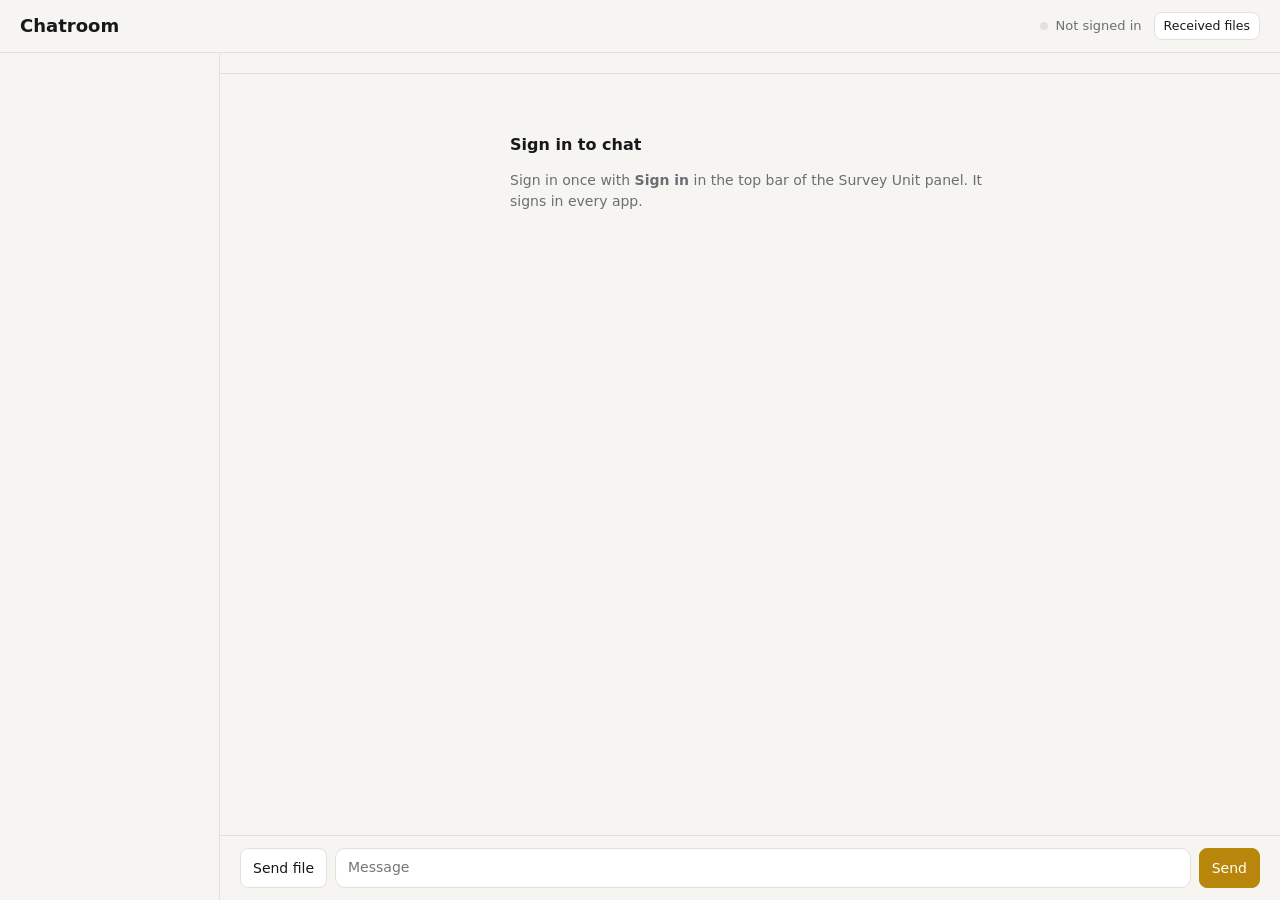
<file: apps/chat.html>
<!doctype html>
<html lang="en">
<head>
<meta charset="utf-8">
<meta name="viewport" content="width=device-width, initial-scale=1">
<title>Chatroom</title>
<style>
/* Chatroom: rooms for the survey unit's employees. Part of the Survey Unit panel (same look).
   Messages typed offline wait on this device and go out when online (backend/unit_hub.gs, ?app=chat). */
:root{
  --bg:#f6f5f2; --panel:#ffffff; --ink:#17181a; --muted:#6b6e73; --line:#e3e1dc; --hover:#f0eee9; --field:#ffffff;
  --accent:#b8860b; --accent-ink:#ffffff; --accent-soft:#f7efd9; --mine:#f3e6c2;
  --ok:#1d7a43; --bad:#b3261e; --bad-bg:#fbe7e4; --warn:#8f5b00; --warn-bg:#fbf0d9;
  --shadow:0 1px 2px rgba(0,0,0,.05); --shadow-lg:0 16px 40px rgba(0,0,0,.2);
  --font:"Inter","IBM Plex Sans","Segoe UI",system-ui,sans-serif; --mono:"IBM Plex Mono",Consolas,monospace; --r:10px;
}
@media (prefers-color-scheme: dark){ :root:not([data-theme="light"]){
  --bg:#0e0f10; --panel:#17181a; --ink:#ececea; --muted:#9a9c9f; --line:#2a2c2f; --hover:#1f2023; --field:#121315;
  --accent:#e0b03c; --accent-ink:#17130a; --accent-soft:#2a230f; --mine:#2c2412;
  --ok:#5fcf8c; --bad:#f2877d; --bad-bg:#331714; --warn:#e3b24f; --warn-bg:#2e2310;
  --shadow:0 1px 2px rgba(0,0,0,.4); --shadow-lg:0 16px 40px rgba(0,0,0,.6); color-scheme:dark; } }
:root[data-theme="dark"]{
  --bg:#0e0f10; --panel:#17181a; --ink:#ececea; --muted:#9a9c9f; --line:#2a2c2f; --hover:#1f2023; --field:#121315;
  --accent:#e0b03c; --accent-ink:#17130a; --accent-soft:#2a230f; --mine:#2c2412;
  --ok:#5fcf8c; --bad:#f2877d; --bad-bg:#331714; --warn:#e3b24f; --warn-bg:#2e2310;
  --shadow:0 1px 2px rgba(0,0,0,.4); --shadow-lg:0 16px 40px rgba(0,0,0,.6); color-scheme:dark; }
*{box-sizing:border-box}
html,body{margin:0;height:100%}
body{background:var(--bg);color:var(--ink);font:14px/1.45 var(--font);display:flex;flex-direction:column;height:100vh;height:100dvh;overflow:hidden}
:focus-visible{outline:2px solid var(--accent);outline-offset:2px}
button,input,select,textarea{font:inherit;color:inherit}
.muted{color:var(--muted)}
header.top{flex:none;display:flex;align-items:center;gap:12px;padding:12px 20px;border-bottom:1px solid var(--line);flex-wrap:wrap}
header.top h1{font-size:18px;margin:0}
.sync{display:flex;align-items:center;gap:8px;font-size:13px;color:var(--muted);margin-left:auto;min-width:0}
.sync span:last-child{white-space:nowrap;overflow:hidden;text-overflow:ellipsis}
.dot{width:8px;height:8px;border-radius:50%;background:var(--line);flex:none}
.dot.on{background:var(--ok)} .dot.off{background:var(--warn)} .dot.err{background:var(--bad)}
.btn{display:inline-flex;align-items:center;justify-content:center;gap:6px;height:34px;padding:0 12px;border-radius:8px;border:1px solid var(--line);background:var(--panel);cursor:pointer;font-weight:500;white-space:nowrap}
.btn:hover{background:var(--hover)}
.btn.primary{background:var(--accent);border-color:var(--accent);color:var(--accent-ink)}
.btn.sm{height:28px;padding:0 9px;font-size:12.5px}
.btn.ghost{border-color:transparent;background:none}
.btn:disabled{opacity:.5;cursor:default}
.wrap{flex:1;display:flex;min-height:0}
nav.rooms{width:220px;flex:none;border-right:1px solid var(--line);padding:12px 10px;overflow:auto;display:flex;flex-direction:column;gap:2px}
.rlbl{font-size:11px;font-weight:600;letter-spacing:.06em;text-transform:uppercase;color:var(--muted);padding:6px 10px}
.room{display:flex;align-items:center;gap:8px;border:0;background:none;text-align:left;padding:8px 10px;border-radius:8px;cursor:pointer;font-weight:500;color:var(--muted);width:100%}
.room:hover{background:var(--hover);color:var(--ink)}
.room[aria-current="true"]{background:var(--accent-soft);color:var(--ink)}
.room .h{font-family:var(--mono);opacity:.7}
.room .nm{flex:1;min-width:0;overflow:hidden;text-overflow:ellipsis;white-space:nowrap}
.badge{min-width:20px;height:20px;padding:0 6px;border-radius:999px;background:var(--accent);color:var(--accent-ink);font-size:11.5px;font-weight:700;display:inline-flex;align-items:center;justify-content:center}
.lock{font-size:11px;color:var(--muted)}
.people{margin-top:14px}
.person{font-size:13px;padding:3px 10px;color:var(--muted);white-space:nowrap;overflow:hidden;text-overflow:ellipsis}
.person b{color:var(--ink);font-weight:500}
section.chat{flex:1;display:flex;flex-direction:column;min-width:0}
.rhead{flex:none;padding:10px 20px;border-bottom:1px solid var(--line);display:flex;gap:10px;align-items:baseline}
.rhead h2{margin:0;font-size:15px}
.log{flex:1;overflow:auto;padding:16px 20px;display:flex;flex-direction:column;gap:2px}
.older{align-self:center;margin-bottom:10px}
.daysep{align-self:center;font-size:11.5px;font-weight:600;color:var(--muted);background:var(--hover);border-radius:999px;padding:2px 10px;margin:12px 0 8px}
.msg{max-width:min(620px,85%);align-self:flex-start;display:flex;flex-direction:column}
.msg.me{align-self:flex-end;align-items:flex-end}
.msg .who{font-size:12px;font-weight:600;color:var(--muted);margin:8px 4px 2px}
.bub{background:var(--panel);border:1px solid var(--line);border-radius:12px;padding:7px 11px;white-space:pre-wrap;word-wrap:break-word;overflow-wrap:anywhere;position:relative;box-shadow:var(--shadow)}
.msg.me .bub{background:var(--mine);border-color:transparent}
.bub.rm{font-style:italic;color:var(--muted);background:none;box-shadow:none}
.bub a{color:var(--accent)}
.meta{font-size:11px;color:var(--muted);margin:1px 4px 0;display:flex;gap:8px;align-items:center}
.meta button{border:0;background:none;color:var(--muted);cursor:pointer;padding:0;font-size:11px;text-decoration:underline;opacity:0}
.msg:hover .meta button,.msg:focus-within .meta button{opacity:1}
.meta .bad{color:var(--bad)}
.empty{margin:auto;text-align:center;color:var(--muted);max-width:360px;padding:30px}
.empty b{display:block;color:var(--ink);font-size:15px;margin-bottom:4px}
form.compose{flex:none;display:flex;gap:8px;padding:12px 20px;border-top:1px solid var(--line);align-items:flex-end;background:var(--bg)}
form.compose textarea{flex:1;resize:none;border:1px solid var(--line);border-radius:10px;background:var(--field);padding:9px 12px;min-height:40px;max-height:160px;line-height:1.4}
form.compose .btn{height:40px}
.note{flex:none;font-size:12.5px;color:var(--muted);padding:10px 20px;border-top:1px solid var(--line);text-align:center}
.setup{max-width:520px;margin:30px auto;padding:0 20px}
.setup label{display:flex;flex-direction:column;gap:4px;font-size:12.5px;font-weight:500;margin-bottom:10px}
.setup input,.setup select{border:1px solid var(--line);border-radius:8px;background:var(--field);padding:8px 10px;font-size:14px}
.rooms .admin{margin-top:auto;padding:10px}
/* File transfer: dialog to pick a person and a file, and a card per transfer above the message box. */
.dlg{position:fixed;inset:0;background:rgba(0,0,0,.35);display:flex;align-items:center;justify-content:center;z-index:30;padding:16px}
.dlg[hidden]{display:none}
.dlg .box{background:var(--panel);border:1px solid var(--line);border-radius:12px;box-shadow:var(--shadow-lg);padding:18px 20px;width:min(440px,100%)}
.dlg h2{font-size:16px;margin:0 0 4px}
.dlg p{margin:0 0 12px;font-size:12.5px;color:var(--muted)}
.dlg label{display:flex;flex-direction:column;gap:4px;font-size:12.5px;font-weight:500;margin-bottom:12px}
.dlg select,.dlg input[type=file]{border:1px solid var(--line);border-radius:8px;background:var(--field);padding:7px 9px;font-size:14px}
.dlg .row{display:flex;gap:8px;justify-content:flex-end}
.xfers{position:fixed;right:16px;bottom:76px;display:flex;flex-direction:column;gap:8px;z-index:20;width:min(360px,calc(100% - 32px))}
.xf{background:var(--panel);border:1px solid var(--line);border-left:3px solid var(--accent);border-radius:10px;box-shadow:var(--shadow-lg);padding:10px 12px;font-size:13px}
.xf.bad{border-left-color:var(--bad)} .xf.ok{border-left-color:var(--ok)}
.xf .fn{font-weight:600;overflow:hidden;text-overflow:ellipsis;white-space:nowrap}
.xf .st{color:var(--muted);margin:2px 0 6px}
.xf .bar{height:5px;border-radius:3px;background:var(--hover);overflow:hidden;margin-bottom:6px}
.xf .bar i{display:block;height:100%;background:var(--accent);width:0}
.xf .row{display:flex;gap:6px;justify-content:flex-end}
.xf ul{margin:0 0 6px;padding-left:18px;color:var(--muted);font-size:12px}
.xf ul li{overflow:hidden;text-overflow:ellipsis;white-space:nowrap}
.room .at{font-family:var(--mono);opacity:.7}
.dlg .cur{font-size:13px;border:1px solid var(--line);border-radius:8px;padding:8px 10px;margin-bottom:12px;background:var(--hover)}
.dlg .chk{flex-direction:row;align-items:center;gap:8px;font-weight:400}
.toast{position:fixed;left:50%;bottom:80px;transform:translateX(-50%);background:var(--ink);color:var(--bg);padding:10px 16px;border-radius:8px;z-index:40;font-weight:500;box-shadow:var(--shadow-lg);max-width:calc(100% - 32px)}
.toast[hidden]{display:none}
@media (max-width:720px){
  header.top{padding:10px 16px}
  .sync{margin-left:0;width:100%}
  .wrap{flex-direction:column}
  nav.rooms{width:auto;flex-direction:row;border-right:0;border-bottom:1px solid var(--line);padding:8px 12px;overflow-x:auto;gap:6px;scrollbar-width:none}
  .rlbl,.rooms .admin{display:none}
  .people{display:contents}
  .room{width:auto;flex:none;border:1px solid var(--line);border-radius:999px;padding:5px 12px}
  .rhead{display:none}
  .log{padding:12px 12px}
  .msg{max-width:88%}
  .meta button{opacity:1}
  form.compose{padding:10px 12px}
}
</style>
</head>
<body>
<header class="top">
  <h1>Chatroom</h1>
  <div class="sync"><span class="dot" id="sDot"></span><span id="sText">Not connected</span></div>
  <button class="btn sm" id="rxBtn" type="button" title="Where files sent to you are saved">Received files</button>
</header>
<div class="wrap" id="wrap">
  <nav class="rooms" id="rooms" aria-label="Rooms"></nav>
  <section class="chat">
    <div class="rhead" id="rhead"></div>
    <div class="log" id="log" aria-live="polite"></div>
    <form class="compose" id="compose" autocomplete="off">
      <button class="btn" id="fileBtn" type="button" title="Send a file straight to a member's computer">Send file</button>
      <textarea id="txt" rows="1" maxlength="2000" placeholder="Message" aria-label="Message"></textarea>
      <button class="btn primary" id="sendBtn" type="submit">Send</button>
    </form>
    <div class="note" id="note" hidden></div>
  </section>
</div>
<div class="xfers" id="xfers" aria-live="polite"></div>
<div class="dlg" id="fdlg" hidden role="dialog" aria-modal="true" aria-labelledby="fdlgT">
  <form class="box" id="fform">
    <h2 id="fdlgT">Send files</h2>
    <p>The files go straight from this computer to theirs and are saved there automatically, in the folder they chose. The files never go to the app or Google; only their names and sizes pass through to connect you. Both of you need Chatroom open until it finishes.</p>
    <label>To<select id="fTo" required></select></label>
    <label>Files (pick one or several)<input type="file" id="fFile" multiple required></label>
    <div class="row"><button class="btn" type="button" id="fCancel">Cancel</button><button class="btn primary" type="submit">Send</button></div>
  </form>
</div>
<div class="dlg" id="rdlg" hidden role="dialog" aria-modal="true" aria-labelledby="rdlgT">
  <div class="box">
    <h2 id="rdlgT">Received files</h2>
    <p>Files a member sends you are saved here automatically, on this computer only, and you get a notice. Keep Chatroom open to receive them.</p>
    <div class="cur" id="rCur"></div>
    <label class="chk"><input type="checkbox" id="rAsk"> Ask me before saving each transfer</label>
    <div class="row"><button class="btn" type="button" id="rDl">Use Downloads</button><button class="btn" type="button" id="rPick">Choose folder</button><button class="btn primary" type="button" id="rClose">Done</button></div>
  </div>
</div>
<div class="toast" id="toast" hidden role="status"></div>

<script>
"use strict";
const APP = "chat", LS = "chat.v1", KEEP = 400;  // messages kept per room on this device
const $ = id => document.getElementById(id);
const esc = s => String(s == null ? "" : s).replace(/[&<>"']/g, c => ({ "&": "&amp;", "<": "&lt;", ">": "&gt;", '"': "&quot;", "'": "&#39;" }[c]));
const pad = n => String(n).padStart(2, "0");
const ymd = d => d.getFullYear() + "-" + pad(d.getMonth() + 1) + "-" + pad(d.getDate());
const hm = iso => new Date(iso).toLocaleTimeString("en-PH", { hour: "numeric", minute: "2-digit" });
const dayLbl = iso => { const s = ymd(new Date(iso)), t = ymd(new Date()), y = ymd(new Date(Date.now() - 864e5)); return s === t ? "Today" : s === y ? "Yesterday" : new Date(iso).toLocaleDateString("en-PH", { weekday: "short", month: "short", day: "numeric", year: "numeric" }); };
// Links in a message become clickable (only http and https).
const linkify = s => esc(s).replace(/\bhttps?:\/\/[^\s<]+[^\s<.,;:!?)\]'"]/g, u => `<a href="${u}" target="_blank" rel="noopener noreferrer">${u}</a>`);

function awSignin(url, key) {
  try {
    if (url !== undefined) localStorage.setItem("aw.signin", JSON.stringify({ url: url, key: key }));
    return JSON.parse(localStorage.getItem("aw.signin") || "null");
  } catch (e) { return null; }
}
function blank() { return { cfg: { url: "", key: "", device: "" }, me: null, rooms: [], people: [], msgs: {}, last: 0, read: {}, outbox: [], room: "general", lastPull: "", seq: 0, more: {}, sigAfter: 0, rxAsk: false }; }
function load() {
  let s = null;
  try { s = JSON.parse(localStorage.getItem(LS) || "null"); } catch (e) { s = null; }
  s = Object.assign(blank(), s || {});
  if (!s.cfg.device) s.cfg.device = (/Mobi|Android/i.test(navigator.userAgent) ? "PHONE-" : "PC-") + Math.random().toString(36).slice(2, 7).toUpperCase();
  const si = awSignin();
  if (si) { if (si.url) s.cfg.url = si.url; s.cfg.key = si.key || ""; }
  return s;
}
let state = load(), storeOk = true;
function save() { try { localStorage.setItem(LS, JSON.stringify(state)); storeOk = true; } catch (e) { storeOk = false; } }
// Shown on screen: the tab is visible and, inside the panel, this app's frame is the one showing (a hidden frame has no width).
const seen = () => !document.hidden && window.innerWidth > 0;
const boss = () => !!state.me && (state.me.role === "head" || state.me.role === "admin");
// Direct messages: room "dm:NAME A|NAME B" (both names in capitals, sorted), the same id the web app makes.
const dmId = (a, b) => "dm:" + [String(a).toUpperCase(), String(b).toUpperCase()].sort().join("|");
const isDm = id => String(id).startsWith("dm:");
const others = () => state.people.filter(p => !state.me || p.name.toUpperCase() !== state.me.name.toUpperCase());
function dmRoom(id) {
  if (!isDm(id) || !state.me) return null;
  const parts = id.slice(3).split("|"), mine = state.me.name.toUpperCase(), other = parts[0] === mine ? parts[1] : parts[0];
  const p = state.people.find(x => x.name.toUpperCase() === other);
  return { id, name: p ? p.name : other, post: "all", dm: true, peer: p ? p.name : other, gone: !p };
}
// Every conversation this person has: the shared rooms, then a direct message with each other member.
const allIds = () => state.rooms.map(r => r.id).concat(others().map(p => dmId(state.me.name, p.name)));
const room = () => dmRoom(state.room) || state.rooms.find(r => r.id === state.room) || state.rooms[0] || { id: "general", name: "General", post: "all" };
const canPost = r => !!state.me && (r.post !== "head" || boss());
const roomMsgs = id => state.msgs[id] || [];
const unread = id => state.me ? roomMsgs(id).filter(m => m.seq > (state.read[id] || 0) && m.from !== state.me.name && !m.removed_by).length : 0;

const okAddr = u => /^https:\/\/script\.google\.com\/(a\/macros\/[\w.-]+|macros)\/s\/[\w-]+\/(exec|dev)$/.test(String(u || "")) || /^http:\/\/(localhost|127\.0\.0\.1)(:\d+)?\//.test(String(u || ""));
let syncing = false, again = false, online = navigator.onLine, lastError = "";
async function call(method, payload) {
  const u = state.cfg.url;
  if (!okAddr(u)) throw new Error("The web app address is not a Google Apps Script address");
  let r;
  if (method === "GET") r = await fetch(u + (u.includes("?") ? "&" : "?") + new URLSearchParams(Object.assign({ key: state.cfg.key, app: APP }, payload)), { redirect: "follow" });
  else r = await fetch(u, { method: "POST", redirect: "follow", headers: { "Content-Type": "text/plain;charset=utf-8" }, body: JSON.stringify(Object.assign({ key: state.cfg.key, device: state.cfg.device, app: APP }, payload)) });
  const j = await r.json();
  if (!j.ok) throw Object.assign(new Error(j.error || "The Sheet refused the request"), { server: true });
  return j;
}
function addMsgs(list) {
  let fresh = 0;
  list.forEach(m => {
    const a = state.msgs[m.room] = state.msgs[m.room] || [];
    const i = a.findIndex(x => x.seq === m.seq);
    if (i >= 0) a[i] = m; else { a.push(m); fresh++; }
  });
  Object.keys(state.msgs).forEach(k => { state.msgs[k].sort((x, y) => x.seq - y.seq); if (state.msgs[k].length > KEEP) state.msgs[k] = state.msgs[k].slice(-KEEP); });
  return fresh;
}
async function sync(quiet) {
  if (!state.cfg.url || !state.cfg.key) { render(); return; }
  if (syncing) { again = true; return; }
  syncing = true; again = false;
  try {
    if (state.outbox.length) {
      const sent = state.outbox.slice();
      const res = await call("POST", { changes: sent.map(o => ({ type: o.type, room: o.room, text: o.text, client_ref: o.ref, seq: o.seq, name: o.name, post: o.post })) });
      res.results.forEach((r, i) => {
        const o = sent[i];
        if (r.result === "saved" || o.type !== "send") state.outbox = state.outbox.filter(x => x !== o);
        if (r.check_error) toast(r.check_error);   // Sheet checks: saved, but the Sheet did not keep it
        if (r.result !== "saved") {
          if (o.type === "send") { o.error = r.error; } else toast(r.error);
        } else if (o.type === "remove") {
          roomMsgs(o.room).forEach(m => { if (m.seq === o.seq) { m.text = ""; m.removed_by = state.me.name; } });
        }
      });
      if (res.rooms) state.rooms = res.rooms;
    }
    const before = state.last;
    const p = await call("GET", { action: "pull", after: state.last, sigafter: state.sigAfter || 0, rsince: state.lastPull ? new Date(new Date(state.lastPull).getTime() - 120000).toISOString() : "" });
    if (!state.me || state.me.name !== p.me.name) { const keep = state.cfg, ob = state.outbox; state = blank(); state.cfg = keep; state.outbox = ob; }
    if (p.total < state.last) { state.msgs = {}; state.last = 0; }  // the tab was reset
    state.me = p.me; state.rooms = p.rooms || state.rooms; state.people = p.people || state.people;
    onSignals(p);
    const fresh = addMsgs(p.messages || []);
    (p.removed || []).forEach(seq => Object.values(state.msgs).forEach(a => a.forEach(m => { if (m.seq === seq) { m.text = ""; m.removed_by = m.removed_by || "?"; } })));
    if (p.gap) Object.keys(state.msgs).forEach(k => { state.more[k] = true; });
    // First pull on this device only: what is already there counts as read. (Not on every pull while the chat is still empty.)
    if (!state.pulled && p.messages && p.messages.length) state.rooms.map(r => r.id).concat(Object.keys(state.msgs)).forEach(id => { if (!(id in state.read)) state.read[id] = Math.max(0, ...roomMsgs(id).map(m => m.seq)); });
    if (!before && p.total > (p.messages || []).length) Object.keys(state.msgs).forEach(k => { state.more[k] = true; });
    state.last = Math.max(state.last, p.total || 0); state.lastPull = p.server_time; state.pulled = true;
    lastError = ""; online = true;
    if (!(isDm(state.room) ? dmRoom(state.room) && !dmRoom(state.room).gone : state.rooms.some(r => r.id === state.room)) && state.rooms[0]) state.room = state.rooms[0].id;
    if (fresh && !seen()) beep();
    save();
  } catch (e) {
    lastError = e.server ? e.message : "";
    if (!e.server) online = false;
    if (!quiet && e.server) toast(e.message);
  } finally {
    syncing = false; render();
    if (again) setTimeout(() => sync(true), 0);
  }
}
function beep() { try { document.title = "(" + allIds().reduce((a, id) => a + unread(id), 0) + ") Chatroom"; } catch (e) {} }

/* ---------- Rendering ---------- */
let stick = true;   // keep the view at the newest message unless the reader scrolled up
function render() {
  const signed = state.cfg.url && state.cfg.key;
  renderSync();
  const r = room();
  if (!signed) {
    $("rooms").innerHTML = ""; $("rhead").innerHTML = ""; $("compose").hidden = true; $("note").hidden = true;
    $("log").innerHTML = `<div class="setup"><h2 style="font-size:16px">Sign in to chat</h2><p class="muted">Sign in once with <b>Sign in</b> in the top bar of the Survey Unit panel. It signs in every app.</p></div>`;
    return;
  }
  if (state.me && seen()) { state.read[r.id] = Math.max(state.read[r.id] || 0, ...roomMsgs(r.id).map(m => m.seq), 0); save(); }
  const total = state.me ? allIds().reduce((a, id) => a + unread(id), 0) : 0;
  document.title = total ? "(" + total + ") Chatroom" : "Chatroom";
  // Direct messages: the people talked with most recently first, then the rest by name.
  const lastSeq = id => Math.max(0, ...roomMsgs(id).map(m => m.seq));
  const dms = state.me ? others().map(p => ({ p, id: dmId(state.me.name, p.name) })).sort((a, b) => lastSeq(b.id) - lastSeq(a.id) || a.p.name.localeCompare(b.p.name)) : [];
  $("rooms").innerHTML = `<div class="rlbl">Rooms</div>` + state.rooms.map(x => `<button class="room" data-room="${esc(x.id)}" aria-current="${x.id === r.id}"><span class="h">#</span><span class="nm">${esc(x.name)}</span>${unread(x.id) ? `<span class="badge">${unread(x.id)}</span>` : x.post === "head" ? '<span class="lock" title="Only the head and admin post here">head</span>' : ""}</button>`).join("")
    + (dms.length ? `<div class="people"><div class="rlbl">Direct messages</div>${dms.map(d => `<button class="room" data-room="${esc(d.id)}" aria-current="${d.id === r.id}" title="Message ${esc(d.p.name)} only"><span class="at">@</span><span class="nm">${esc(d.p.name)}</span>${unread(d.id) ? `<span class="badge">${unread(d.id)}</span>` : d.p.role !== "member" ? `<span class="lock">${esc(d.p.role)}</span>` : ""}</button>`).join("")}</div>` : "")
    + (state.me && state.me.role === "admin" ? `<div class="admin"><button class="btn sm" id="addRoom" type="button">Add a room</button></div>` : "");
  $("rhead").innerHTML = r.dm ? `<h2>@ ${esc(r.name)}</h2><span class="muted" style="font-size:12.5px">Direct message · only the two of you see it in Chatroom</span>`
    : `<h2># ${esc(r.name)}</h2><span class="muted" style="font-size:12.5px">${r.post === "head" ? "Only the head and admin post here" : "Everyone in the unit"}</span>`;
  const can = canPost(r);
  $("compose").hidden = !can; $("note").hidden = can;
  if (!can) $("note").textContent = state.me ? "Only the head and admin post in " + r.name + "." : "Connecting…";
  const log = $("log"), atEnd = log.scrollHeight - log.scrollTop - log.clientHeight < 60;
  const list = roomMsgs(r.id).map(m => Object.assign({}, m)).concat(state.outbox.filter(o => o.type === "send" && o.room === r.id).map(o => ({ seq: 0, room: o.room, from: state.me ? state.me.name : "", text: o.text, at: o.at, out: o })));
  let html = state.more[r.id] && roomMsgs(r.id).length ? `<button class="btn sm older" id="older" type="button">Show older messages</button>` : "", lastDay = "", lastFrom = "", lastAt = 0;
  list.forEach(m => {
    const d = dayLbl(m.at), mine = state.me && m.from === state.me.name, t = new Date(m.at).getTime();
    if (d !== lastDay) { html += `<div class="daysep">${esc(d)}</div>`; lastDay = d; lastFrom = ""; }
    const head = m.from !== lastFrom || t - lastAt > 10 * 60000;
    lastFrom = m.from; lastAt = t;
    const canRm = m.seq && !m.removed_by && state.me && (mine || (boss() && !r.dm));
    html += `<div class="msg${mine ? " me" : ""}">${head && !mine ? `<div class="who">${esc(m.from)}</div>` : ""}
      <div class="bub${m.removed_by ? " rm" : ""}">${m.removed_by ? "Message removed" : linkify(m.text)}</div>
      <div class="meta">${m.out ? (m.out.error ? `<span class="bad">Not sent: ${esc(m.out.error)}</span> <button data-drop="${esc(m.out.ref)}" style="opacity:1">Delete</button>` : online ? "Sending…" : "Waiting for a connection") : esc(hm(m.at))}
        ${canRm ? `<button data-rm="${m.seq}" type="button">Remove</button>` : ""}</div></div>`;
  });
  if (!list.length) html = r.dm ? `<div class="empty"><b>No messages with ${esc(r.name)} yet</b>Only the two of you see this conversation in Chatroom. Send file sends straight to ${esc(r.name)}.</div>`
    : `<div class="empty"><b>No messages in # ${esc(r.name)} yet</b>${can ? "Say hello to the unit." : ""}</div>`;
  log.innerHTML = html;
  if (stick || atEnd) log.scrollTop = log.scrollHeight;
}
function renderSync() {
  const n = state.outbox.filter(o => !o.error).length;
  let c = "", text;
  if (!state.cfg.url || !state.cfg.key) text = "Not signed in";
  else if (lastError) { c = "err"; text = lastError; }
  else if (!online) { c = "off"; text = "Offline" + (n ? " · " + n + " waiting to send" : " · showing messages kept on this device"); }
  else { c = "on"; text = (state.me ? state.me.name : "Connecting…") + (n ? " · sending " + n : ""); }
  if (!storeOk) { c = "err"; text = "This browser is not keeping messages on the device."; }
  $("sDot").className = "dot " + c; $("sText").textContent = text;
}

/* ---------- File transfer ----------
   Direct browser-to-browser (WebRTC data channel, encrypted). The web app only carries the connect handshake
   (?app=chat signal: offer / answer / decline / cancel), kept 10 minutes in the script cache, never in the Sheet.
   One transfer carries one or several files over one connection, one after the other: {start:i}, the bytes,
   {eof:true,i,size}; the receiver answers "ok" once every file is saved.
   Receiving is automatic: the files go into the folder this person chose under Received files (Chrome / Edge on a PC;
   the folder is remembered on this device in IndexedDB), else into Downloads, and both sides get a notice.
   "Ask me before saving" brings back the Save / Decline card. No relay server (TURN): if the two networks block a
   direct link, the transfer fails and says so. */
const ICE = { iceServers: [{ urls: "stun:stun.l.google.com:19302" }] };
const CHUNK = 16384, HIGH = 1 << 20, OFFER_LIFE = 180000, MAX_FILES = 100;
const xf = {};   // transfers on this page only, by id; nothing about them is saved on the device
const fmtSize = n => n < 1024 ? n + " B" : n < 1048576 ? (n / 1024).toFixed(1) + " KB" : n < 1073741824 ? (n / 1048576).toFixed(1) + " MB" : (n / 1073741824).toFixed(2) + " GB";
const live = x => ["waiting", "connecting", "sending", "receiving", "confirm"].includes(x.status);
const plural = (n, w) => n + " " + w + (n === 1 ? "" : "s");
async function signal(to, kind, sid, data) {
  const res = await call("POST", { changes: [{ type: "signal", to, kind, sid, data: data || "" }] });
  const r = res.results && res.results[0];
  if (!r || r.result !== "saved") throw Object.assign(new Error((r && r.error) || "The web app refused the transfer"), { server: true });
}
function iceDone(pc) {
  return new Promise(res => {
    if (pc.iceGatheringState === "complete") return res();
    const t = setTimeout(res, 4000);
    pc.addEventListener("icegatheringstatechange", () => { if (pc.iceGatheringState === "complete") { clearTimeout(t); res(); } });
  });
}
function endXf(x, status, text) {
  x.status = status; x.text = text || "";
  try { if (x.ch) x.ch.close(); } catch (e) {}
  try { if (x.pc) x.pc.close(); } catch (e) {}
  if (x.w && status !== "done") { try { x.w.abort(); } catch (e) {} }
  x.w = null; x.parts = null; x.pc = null; x.ch = null; x.blobs = null;
  renderXf();
}
function watchPc(x) {
  x.pc.addEventListener("connectionstatechange", () => {
    const s = x.pc && x.pc.connectionState;
    if (!(s === "failed" || s === "disconnected" || s === "closed") || !live(x)) return;
    if (x.status === "confirm") endXf(x, "failed", "Sent, but " + x.peer + "'s computer did not confirm it was saved. Ask them to check.");
    else if (x.status === "sending" || x.status === "receiving") endXf(x, "failed", "The connection dropped" + (x.saved ? " after " + plural(x.saved, "file") + " were saved" : "") + ". Send the rest again.");
    else endXf(x, "failed", "Could not connect the two computers directly. Try with both on the office network, or send it another way.");
  });
}

/* Where received files go: a folder handle kept on this device, else Downloads. */
const rx = { dir: null, perm: "" };   // perm: granted, prompt or denied
function idb(mode, fn) {
  return new Promise((res, rej) => {
    const o = indexedDB.open("chat-files", 1);
    o.onupgradeneeded = () => o.result.createObjectStore("kv");
    o.onerror = () => rej(o.error);
    o.onsuccess = () => { const t = o.result.transaction("kv", mode), q = fn(t.objectStore("kv")); t.oncomplete = () => { o.result.close(); res(q && q.result); }; t.onerror = () => rej(t.error); };
  });
}
async function rxLoad() {
  try { rx.dir = (window.indexedDB && await idb("readonly", s => s.get("dir"))) || null; } catch (e) { rx.dir = null; }
  await rxPerm(false);
}
// Chrome asks again after a reload unless the person chose "Allow on every visit"; until then files go to Downloads.
async function rxPerm(askNow) {
  rx.perm = "";
  if (rx.dir) {
    try { rx.perm = await rx.dir.queryPermission({ mode: "readwrite" }); if (rx.perm !== "granted" && askNow) rx.perm = await rx.dir.requestPermission({ mode: "readwrite" }); }
    catch (e) { rx.perm = "denied"; }
  }
  renderRx(); renderXf();
  return rx.perm === "granted";
}
const rxWhere = () => rx.dir && rx.perm === "granted" ? "folder " + rx.dir.name : "Downloads";
function renderRx() {
  const pick = !!window.showDirectoryPicker;
  $("rCur").innerHTML = rx.dir ? (rx.perm === "granted" ? `Files are saved in the folder <b>${esc(rx.dir.name)}</b>.` : `Folder <b>${esc(rx.dir.name)}</b> needs your OK again (Choose folder, or Allow on the notice). Until then files go to Downloads.`)
    : pick ? "Files are saved in this browser's <b>Downloads</b> folder. Choose a folder to save them somewhere else." : "Files are saved in this browser's <b>Downloads</b> folder. Choosing another folder needs Chrome or Edge on a PC.";
  $("rPick").hidden = !pick; $("rDl").hidden = !rx.dir; $("rAsk").checked = !!state.rxAsk;
}
// A name that is not taken yet in the folder: "plan.pdf", then "plan (1).pdf", "plan (2).pdf" …
async function freeFile(dir, name) {
  const clean = String(name).replace(/[\\/:*?"<>|\x00-\x1f]/g, "_").replace(/^[.\s]+|[.\s]+$/g, "") || "file";
  const dot = clean.lastIndexOf("."), base = dot > 0 ? clean.slice(0, dot) : clean, ext = dot > 0 ? clean.slice(dot) : "";
  for (let k = 0; k < 500; k++) {
    const nm = k ? base + " (" + k + ")" + ext : clean;
    try { await dir.getFileHandle(nm); } catch (e) { if (e && e.name === "NotFoundError") return dir.getFileHandle(nm, { create: true }); throw e; }
  }
  throw new Error("Too many files named " + clean);
}

// Sender
async function startSend(to, files) {
  const sid = "tx-" + Date.now().toString(36) + Math.random().toString(36).slice(2, 8);
  const list = files.map(f => ({ name: f.name, size: f.size, type: f.type || "" }));
  const x = xf[sid] = { sid, dir: "out", peer: to, files: list, blobs: files, name: files.length === 1 ? files[0].name : plural(files.length, "file"), size: list.reduce((a, f) => a + f.size, 0), done: 0, cur: 0, status: "connecting", text: "", t0: Date.now() };
  renderXf();
  try {
    const pc = x.pc = new RTCPeerConnection(ICE), ch = x.ch = pc.createDataChannel("file", { ordered: true });
    ch.binaryType = "arraybuffer"; ch.bufferedAmountLowThreshold = HIGH / 4;
    watchPc(x);
    ch.onopen = () => pump(x);
    ch.onmessage = e => { if (e.data === "ok") sentOk(x); };
    await pc.setLocalDescription(await pc.createOffer());
    await iceDone(pc);
    if (x.status !== "connecting") return;   // cancelled meanwhile
    // name / size / type stay for a Chatroom page from before several files could go in one transfer.
    await signal(to, "offer", sid, JSON.stringify({ sdp: pc.localDescription.sdp, name: x.name, size: x.size, type: files.length === 1 ? list[0].type : "", files: list }));
    x.status = "waiting"; renderXf(); sigLoop();
    setTimeout(() => { if (x.status === "waiting") { signal(to, "cancel", sid).catch(() => {}); endXf(x, "failed", to + "'s Chatroom did not answer in 3 minutes. It may be closed."); } }, OFFER_LIFE);
  } catch (e) { endXf(x, "failed", e.message || "Could not start the transfer"); }
}
async function pump(x) {
  x.status = "sending"; renderXf();
  const ch = x.ch;
  try {
    for (let k = 0; k < x.blobs.length && x.status === "sending"; k++) {
      const file = x.blobs[k]; x.cur = k;
      ch.send(JSON.stringify({ start: k }));
      for (let off = 0; off < file.size && x.status === "sending";) {
        const buf = await file.slice(off, off + 262144).arrayBuffer();
        for (let i = 0; i < buf.byteLength && x.status === "sending"; i += CHUNK) {
          if (ch.bufferedAmount > HIGH) await new Promise(r => { ch.onbufferedamountlow = () => { ch.onbufferedamountlow = null; r(); }; });
          ch.send(buf.slice(i, i + CHUNK));
        }
        off += buf.byteLength; x.done += buf.byteLength; renderXf();
      }
      if (x.status !== "sending") return;
      ch.send(JSON.stringify({ eof: true, i: k, size: file.size }));
    }
    if (x.status === "sending") { x.status = "confirm"; renderXf(); }
  } catch (e) { if (live(x)) endXf(x, "failed", "The connection dropped while sending."); }
}
// Saved on the other side: notice here, and a line in the direct message so both have a record of what was sent.
function sentOk(x) {
  if (!live(x)) return;
  const n = x.files.length, names = x.files.map(f => f.name).join(", ");
  endXf(x, "done", (n === 1 ? "Saved" : plural(n, "file") + " saved") + " on " + x.peer + "'s computer");
  toast(n === 1 ? x.files[0].name + " was sent to " + x.peer : plural(n, "file") + " were sent to " + x.peer);
  if (state.me) {
    let text = "Sent " + (n === 1 ? "a file" : plural(n, "file")) + " (" + fmtSize(x.size) + ") straight to your computer: " + names;
    if (text.length > 1990) text = text.slice(0, 1985) + " …";
    state.seq = (state.seq || 0) + 1;
    state.outbox.push({ type: "send", room: dmId(state.me.name, x.peer), text, at: new Date().toISOString(), ref: state.cfg.device + "-" + Date.now().toString(36) + "-" + state.seq });
    save(); render(); sync(true);
  }
}
// Receiver. Writes run one after the other on x.wq; a failed write ends the transfer and skips the rest.
function q(x, fn) { x.wq = x.wq.then(() => live(x) ? fn() : null).catch(e => { if (live(x)) endXf(x, "failed", "Could not save the file: " + (e && e.message || e)); }); }
async function accept(x) {
  if (x.status !== "ask") return;
  if (Date.now() - x.seen > OFFER_LIFE - 15000) return endXf(x, "failed", "This offer has expired. Ask " + x.peer + " to send it again.");
  x.status = "connecting"; x.wq = Promise.resolve(); x.cur = -1; x.saved = 0; renderXf();
  if (x.clicked && rx.dir && rx.perm !== "granted") await rxPerm(true);   // a click may grant the folder again
  x.toDir = rx.dir && rx.perm === "granted" ? rx.dir : null; x.where = x.toDir ? "folder " + x.toDir.name : "Downloads";
  try {
    const pc = x.pc = new RTCPeerConnection(ICE);
    watchPc(x);
    pc.ondatachannel = e => {
      const ch = x.ch = e.channel; ch.binaryType = "arraybuffer";
      ch.onopen = () => { x.status = "receiving"; renderXf(); };
      ch.onmessage = ev => {
        if (!live(x)) return;
        if (typeof ev.data === "string") { let m = null; try { m = JSON.parse(ev.data); } catch (er) {} if (m && typeof m.start === "number") beginFile(x, m.start); else if (m && m.eof) endFile(x); return; }
        if (x.cur < 0) beginFile(x, 0);   // a sender from before several files: no start mark
        const b = ev.data, f = x.files[x.cur];
        x.done += b.byteLength; x.curDone += b.byteLength;
        if (x.curDone > f.size) return endXf(x, "failed", "More data came than " + f.name + "'s size. Stopped.");
        if (x.parts) x.parts.push(b); else q(x, () => x.w.write(b));
        renderXf();
      };
    };
    await pc.setRemoteDescription({ type: "offer", sdp: x.sdp });
    await pc.setLocalDescription(await pc.createAnswer());
    await iceDone(pc);
    await signal(x.peer, "answer", x.sid, pc.localDescription.sdp);
  } catch (e) { endXf(x, "failed", e.message || "Could not answer the transfer"); }
}
function beginFile(x, i) {
  if (i !== x.cur + 1 || i >= x.files.length) return endXf(x, "failed", "The files came out of order. Ask " + x.peer + " to send them again.");
  x.cur = i; x.curDone = 0; x.parts = null;
  if (x.toDir) q(x, async () => { const h = await freeFile(x.toDir, x.files[i].name); x.w = await h.createWritable(); x.files[i].saved = h.name; });
  else x.parts = [];
}
function endFile(x) {
  const f = x.files[x.cur];
  if (!f || x.curDone !== f.size) return endXf(x, "failed", (f ? f.name : "A file") + " came incomplete (" + fmtSize(x.curDone || 0) + " of " + fmtSize(f ? f.size : 0) + "). Not saved.");
  if (x.parts) {
    const a = document.createElement("a"); a.href = URL.createObjectURL(new Blob(x.parts, { type: f.type || "application/octet-stream" })); a.download = f.name;
    document.body.appendChild(a); a.click(); a.remove(); setTimeout(() => URL.revokeObjectURL(a.href), 60000);
    x.parts = null; x.saved++;
  } else q(x, async () => { await x.w.close(); x.w = null; x.saved++; renderXf(); });
  if (x.cur === x.files.length - 1) q(x, () => {
    try { x.ch.send("ok"); } catch (e) {}
    const n = x.files.length, msg = (n === 1 ? x.files[0].name : plural(n, "file")) + " from " + x.peer + " saved in " + x.where;
    setTimeout(() => { endXf(x, "done", msg); toast(msg); if (!seen()) document.title = (n === 1 ? "File" : plural(n, "file")) + " from " + x.peer + " · Chatroom"; }, 300);
  });
}
function decline(x) { signal(x.peer, "decline", x.sid).catch(() => {}); endXf(x, "declined", "Declined"); }
function cancelXf(x) {
  if (x.dir === "out" && (x.status === "waiting" || x.status === "connecting")) signal(x.peer, "cancel", x.sid).catch(() => {});
  endXf(x, "cancelled", "Cancelled");
}
// Signals from the web app (in every pull, and every 2 s while a transfer is being set up).
function onSignals(p) {
  (p.signals || []).forEach(s => {
    state.sigAfter = Math.max(state.sigAfter || 0, s.n);
    const x = xf[s.sid];
    if (s.kind === "offer" && !x) {
      if (p.sig_now - s.n > OFFER_LIFE) return;   // old offer from before this page opened
      let m = {}; try { m = JSON.parse(s.data); } catch (e) { return; }
      const one = f => ({ name: String(f.name || "file").slice(0, 200), size: Math.max(0, Math.floor(Number(f.size) || 0)), type: String(f.type || "").slice(0, 100) });
      const files = Array.isArray(m.files) && m.files.length ? m.files.slice(0, MAX_FILES).map(one) : [one(m)];
      const nx = xf[s.sid] = { sid: s.sid, dir: "in", peer: s.from, files, name: files.length === 1 ? files[0].name : plural(files.length, "file"), size: files.reduce((a, f) => a + f.size, 0), sdp: String(m.sdp || ""), done: 0, status: "ask", seen: Date.now() - Math.max(0, p.sig_now - s.n) };
      if (!state.rxAsk) accept(nx);   // automatic: no Save click needed
      else if (!seen()) document.title = "File from " + s.from + " · Chatroom";
    } else if (x && x.peer === s.from) {
      if (s.kind === "answer" && x.dir === "out" && x.status === "waiting") { x.status = "connecting"; x.pc.setRemoteDescription({ type: "answer", sdp: s.data }).catch(e => endXf(x, "failed", e.message)); }
      else if (s.kind === "decline" && x.dir === "out" && live(x)) endXf(x, "declined", s.from + " declined the file");
      else if (s.kind === "cancel" && x.dir === "in" && (x.status === "ask" || live(x))) endXf(x, "cancelled", s.from + " cancelled the transfer");
    }
  });
  renderXf();
}
let sigBusy = false;
async function sigLoop() {
  if (sigBusy) return; sigBusy = true;
  try {
    while (Object.values(xf).some(x => x.dir === "out" && x.status === "waiting")) {
      try { onSignals(await call("GET", { action: "signals", sigafter: state.sigAfter || 0 })); save(); } catch (e) {}
      await new Promise(r => setTimeout(r, 2000));
    }
  } finally { sigBusy = false; }
}
function renderXf() {
  const list = Object.values(xf);
  const allow = rx.dir && rx.perm === "prompt" ? `<div class="xf"><div class="fn">Save received files in “${esc(rx.dir.name)}”?</div><div class="st">The browser needs your OK again for that folder. Until then, files sent to you go to Downloads.</div><div class="row"><button class="btn sm" data-rxset="1">Settings</button><button class="btn sm primary" data-rxallow="1">Allow</button></div></div>` : "";
  $("xfers").innerHTML = allow + list.map(x => {
    const pct = x.size ? Math.round(x.done / x.size * 100) : 0, out = x.dir === "out", n = x.files.length;
    const which = n > 1 ? "file " + (x.cur + 1) + " of " + n + " " : "";
    const st = {
      ask: x.peer + " wants to send you " + (n > 1 ? plural(n, "file") + " " : "this file ") + "(" + fmtSize(x.size) + "). Saved on this computer only, in " + rxWhere() + ".",
      connecting: out ? "Connecting to " + x.peer + "…" : "Receiving from " + x.peer + ": connecting…",
      waiting: "Waiting for " + x.peer + "'s Chatroom to answer…",
      sending: "Sending " + which + "to " + x.peer + " · " + pct + "%",
      receiving: "Receiving " + which + "from " + x.peer + " · " + pct + "% of " + fmtSize(x.size) + " · into " + (x.where || rxWhere()),
      confirm: "Sent. Waiting for " + x.peer + "'s computer to save it…"
    }[x.status] || x.text;
    const cls = x.status === "done" ? " ok" : ["failed", "declined", "cancelled"].includes(x.status) ? " bad" : "";
    const names = n > 1 ? `<ul>${x.files.slice(0, 5).map(f => `<li title="${esc(f.saved || f.name)}">${esc(f.saved || f.name)} · ${fmtSize(f.size)}</li>`).join("")}${n > 5 ? `<li>and ${n - 5} more</li>` : ""}</ul>` : "";
    const btns = x.status === "ask" ? `<button class="btn sm" data-xno="${esc(x.sid)}">Decline</button><button class="btn sm primary" data-xok="${esc(x.sid)}">Save to this computer</button>`
      : live(x) ? `<button class="btn sm" data-xcancel="${esc(x.sid)}">Cancel</button>` : `<button class="btn sm ghost" data-xclose="${esc(x.sid)}">Close</button>`;
    return `<div class="xf${cls}"><div class="fn" title="${esc(x.name)}">${out ? "To " + esc(x.peer) + ": " : "From " + esc(x.peer) + ": "}${esc(x.name)}</div>${names}<div class="st">${esc(st)}</div>${["sending", "receiving"].includes(x.status) ? `<div class="bar"><i style="width:${pct}%"></i></div>` : ""}<div class="row">${btns}</div></div>`;
  }).join("");
}
$("xfers").addEventListener("click", e => {
  const b = e.target.closest("button"); if (!b) return;
  if (b.dataset.rxallow) return rxPerm(true);
  if (b.dataset.rxset) return openRx();
  const x = xf[b.dataset.xok || b.dataset.xno || b.dataset.xcancel || b.dataset.xclose]; if (!x) return;
  if (b.dataset.xok) { x.clicked = true; accept(x); } else if (b.dataset.xno) decline(x); else if (b.dataset.xcancel) cancelXf(x); else { delete xf[x.sid]; renderXf(); }
});
$("fileBtn").addEventListener("click", () => {
  if (!window.RTCPeerConnection) return toast("This browser cannot send files directly. Use Chrome or Edge.");
  if (!online) return toast("Sending files needs a connection.");
  const list = others();
  if (!list.length) return toast("No other members to send to yet.");
  const r = room();
  $("fTo").innerHTML = list.map(p => `<option${r.dm && p.name === r.peer ? " selected" : ""}>${esc(p.name)}</option>`).join(""); $("fFile").value = "";
  $("fdlg").hidden = false; (r.dm ? $("fFile") : $("fTo")).focus();
});
$("fCancel").addEventListener("click", () => { $("fdlg").hidden = true; });
$("fdlg").addEventListener("keydown", e => { if (e.key === "Escape") $("fdlg").hidden = true; });
$("fform").addEventListener("submit", e => {
  e.preventDefault();
  const all = Array.from($("fFile").files), to = $("fTo").value, files = all.filter(f => f.size > 0);
  if (!all.length || !to) return;
  if (!files.length) return toast(all.length === 1 ? "That file is empty." : "Those files are empty.");
  if (files.length > MAX_FILES) return toast("Up to " + MAX_FILES + " files at a time.");
  if (files.length < all.length) toast(plural(all.length - files.length, "empty file") + " left out.");
  $("fdlg").hidden = true; startSend(to, files);
});
function openRx() { renderRx(); $("rdlg").hidden = false; $("rClose").focus(); }
$("rxBtn").addEventListener("click", openRx);
$("rClose").addEventListener("click", () => { $("rdlg").hidden = true; });
$("rdlg").addEventListener("keydown", e => { if (e.key === "Escape") $("rdlg").hidden = true; });
$("rAsk").addEventListener("change", () => { state.rxAsk = $("rAsk").checked; save(); });
$("rPick").addEventListener("click", async () => {
  try {
    const d = await showDirectoryPicker({ id: "chat-received", mode: "readwrite" });
    await idb("readwrite", s => s.put(d, "dir")); rx.dir = d; await rxPerm(true);
    toast("Files sent to you will be saved in " + d.name);
  } catch (e) { if (!(e && e.name === "AbortError")) toast("Could not use that folder: " + (e && e.message || e)); }
});
$("rDl").addEventListener("click", async () => {
  try { await idb("readwrite", s => s.delete("dir")); } catch (e) {}
  rx.dir = null; await rxPerm(false); toast("Files sent to you will go to Downloads");
});
rxLoad();
window.addEventListener("beforeunload", e => { if (Object.values(xf).some(live)) { e.preventDefault(); e.returnValue = ""; } });

/* ---------- Events ---------- */
let toastT;
function toast(t) { const el = $("toast"); el.textContent = t; el.hidden = false; clearTimeout(toastT); toastT = setTimeout(() => { el.hidden = true; }, 3200); }
function grow() { const t = $("txt"); t.style.height = "auto"; t.style.height = Math.min(160, t.scrollHeight) + "px"; }
function send() {
  const text = $("txt").value.trim(), r = room();
  if (!text) return;
  if (text.length > 2000) return toast("A message can be up to 2,000 characters.");
  state.seq = (state.seq || 0) + 1;
  state.outbox.push({ type: "send", room: r.id, text, at: new Date().toISOString(), ref: state.cfg.device + "-" + Date.now().toString(36) + "-" + state.seq });
  $("txt").value = ""; grow(); stick = true; save(); render(); sync(true);
}
$("compose").addEventListener("submit", e => { e.preventDefault(); send(); });
// Enter sends on a PC; Shift+Enter makes a new line. On a phone Enter is a new line and the button sends.
$("txt").addEventListener("keydown", e => { if (e.key === "Enter" && !e.shiftKey && !e.isComposing && !matchMedia("(pointer:coarse)").matches) { e.preventDefault(); send(); } });
$("txt").addEventListener("input", grow);
$("log").addEventListener("scroll", () => { const l = $("log"); stick = l.scrollHeight - l.scrollTop - l.clientHeight < 60; });
$("rooms").addEventListener("click", e => {
  const b = e.target.closest("[data-room]");
  if (b) { state.room = b.dataset.room; stick = true; save(); render(); if (!matchMedia("(pointer:coarse)").matches) $("txt").focus(); return; }
  if (e.target.id === "addRoom") {
    const name = (prompt("Name of the new room (for example: Drafting, SPLIT team)") || "").trim(); if (!name) return;
    const post = confirm("Can everyone post in " + name + "?\n\nOK = everyone. Cancel = only the head and admin.") ? "all" : "head";
    state.outbox.push({ type: "addRoom", name, post }); save(); sync(false);
  }
});
$("log").addEventListener("click", async e => {
  const rm = e.target.closest("[data-rm]");
  if (rm) { if (!confirm("Remove this message for everyone?")) return; state.outbox.push({ type: "remove", seq: +rm.dataset.rm, room: state.room }); save(); return sync(false); }
  const dr = e.target.closest("[data-drop]");
  if (dr) { state.outbox = state.outbox.filter(o => o.ref !== dr.dataset.drop); save(); return render(); }
  if (e.target.id === "older") {
    const r = room(), first = roomMsgs(r.id)[0]; if (!first) return;
    try {
      const p = await call("GET", { action: "pull", room: r.id, before: first.seq });
      const l = $("log"), h = l.scrollHeight;
      (p.messages || []).forEach(m => { if (!roomMsgs(r.id).some(x => x.seq === m.seq)) state.msgs[r.id].push(m); });
      state.msgs[r.id].sort((a, b) => a.seq - b.seq);
      state.more[r.id] = !!p.more && (p.messages || []).length > 0;
      stick = false; render(); l.scrollTop = l.scrollHeight - h;   // older ones are not trimmed until the next new message
    } catch (err) { toast("Older messages need a connection."); }
  }
  if (e.target.id === "cSave") {
    const url = $("cUrl").value.trim();
    if (!okAddr(url)) return toast("That is not a Google Apps Script web app address. It looks like https://script.google.com/macros/s/…/exec");
    state.cfg.url = url; state.cfg.key = $("cKey").value.trim().toUpperCase(); state.last = 0; state.msgs = {}; lastError = ""; save(); awSignin(state.cfg.url, state.cfg.key); sync(false);
  }
});
window.addEventListener("message", e => { if (e.data && e.data.type === "aw-theme") { if (e.data.theme) document.documentElement.dataset.theme = e.data.theme; else delete document.documentElement.dataset.theme; } });
window.addEventListener("online", () => { online = true; sync(true); });
window.addEventListener("offline", () => { online = false; renderSync(); render(); });
window.addEventListener("storage", e => {
  if (e.key === "aw.signin") { const s = awSignin(); if (s && (s.key !== state.cfg.key || s.url !== state.cfg.url)) { state = load(); state.last = 0; state.msgs = {}; sync(true); } }
});
document.addEventListener("visibilitychange", () => { if (!document.hidden) { render(); sync(true); } });
// New messages: every 5 seconds while the chat is on screen, every minute when it is in the background.
let ticks = 0;
setInterval(() => { ticks++; if (seen() || ticks % 12 === 0) sync(true); }, 5000);
// Coming back to the chat inside the panel (its frame shown again): mark what is on screen as read.
window.addEventListener("resize", () => { if (seen()) render(); });
save(); render(); sync(true);
</script>
</body>
</html>
</file>
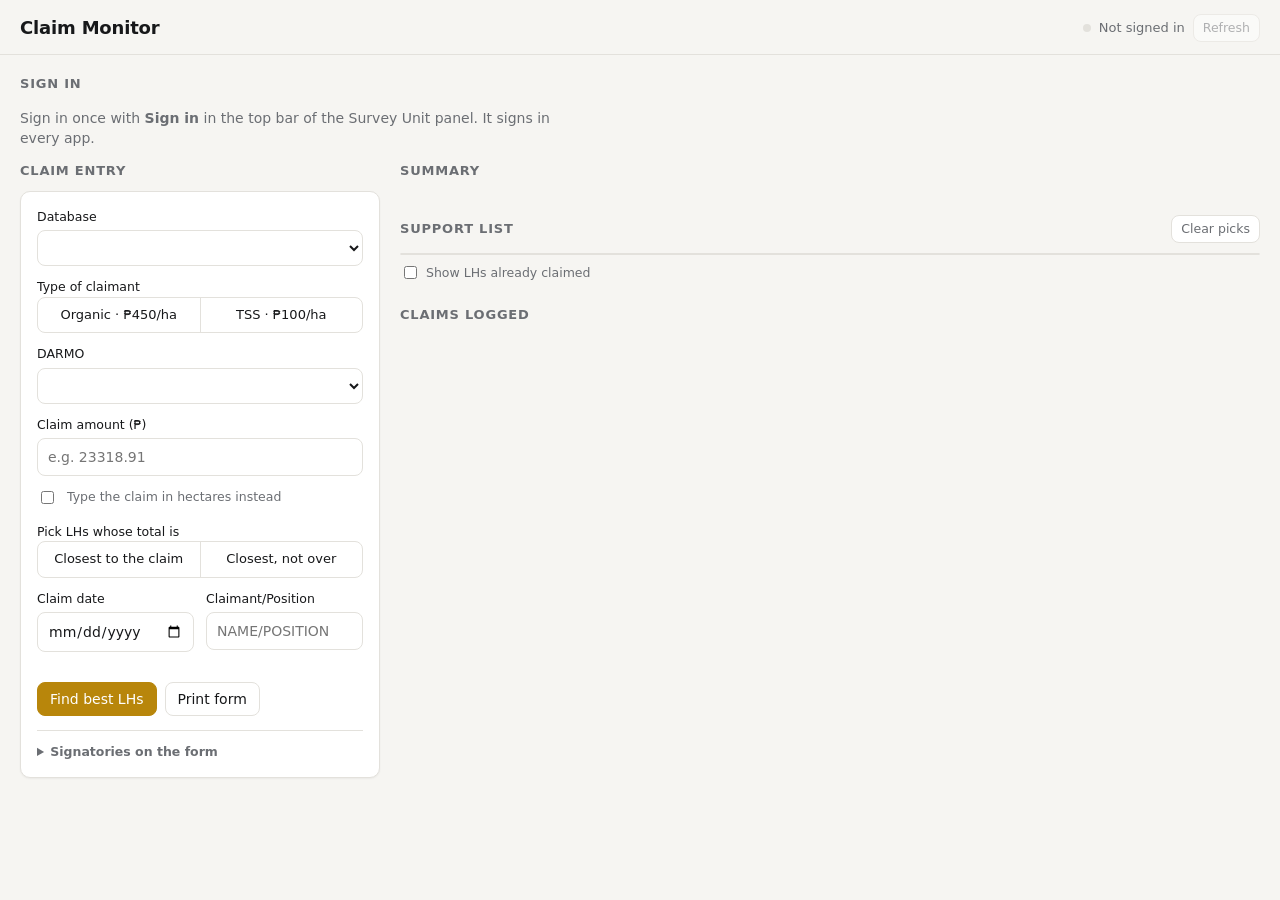
<file: apps/claim-monitor.html>
<!doctype html>
<html lang="en">
<head>
<meta charset="utf-8">
<meta name="viewport" content="width=device-width, initial-scale=1">
<title>Claim Monitor</title>
<style>
/* DARMO Claim Monitor: picks the unclaimed LHs whose validated areas add up closest to a DARMO's claim, prints the
   DARMO Claim Monitoring form with its support list, and logs the claim in the tracker (2025-A, 2025-B or SBA Batch 4).
   Part of the Survey Unit panel (same look). Data comes through backend/claim_monitor.gs (?app=claim); the last list
   read stays on this device, so a form can be worked out and printed offline. */
:root{
  --bg:#f6f5f2; --panel:#ffffff; --ink:#17181a; --muted:#6b6e73; --line:#e3e1dc; --hover:#f0eee9; --field:#ffffff;
  --accent:#b8860b; --accent-ink:#ffffff; --accent-soft:#f7efd9;
  --ok:#1d7a43; --ok-bg:#e3f2e8; --bad:#b3261e; --bad-bg:#fbe7e4; --warn:#8f5b00; --warn-bg:#fbf0d9;
  --track:#ebe8e1; --shadow:0 1px 2px rgba(0,0,0,.05); --shadow-lg:0 16px 40px rgba(0,0,0,.2);
  --font:"Inter","IBM Plex Sans","Segoe UI",system-ui,sans-serif; --mono:"IBM Plex Mono",Consolas,monospace;
  --r:10px; --gap-l:20px;
}
@media (prefers-color-scheme: dark){ :root:not([data-theme="light"]){
  --bg:#0e0f10; --panel:#17181a; --ink:#ececea; --muted:#9a9c9f; --line:#2a2c2f; --hover:#1f2023; --field:#121315;
  --accent:#e0b03c; --accent-ink:#17130a; --accent-soft:#2a230f;
  --ok:#5fcf8c; --ok-bg:#14271b; --bad:#f2877d; --bad-bg:#331714; --warn:#e3b24f; --warn-bg:#2e2310;
  --track:#25272a; --shadow:0 1px 2px rgba(0,0,0,.4); --shadow-lg:0 16px 40px rgba(0,0,0,.6); color-scheme:dark; } }
:root[data-theme="dark"]{
  --bg:#0e0f10; --panel:#17181a; --ink:#ececea; --muted:#9a9c9f; --line:#2a2c2f; --hover:#1f2023; --field:#121315;
  --accent:#e0b03c; --accent-ink:#17130a; --accent-soft:#2a230f;
  --ok:#5fcf8c; --ok-bg:#14271b; --bad:#f2877d; --bad-bg:#331714; --warn:#e3b24f; --warn-bg:#2e2310;
  --track:#25272a; --shadow:0 1px 2px rgba(0,0,0,.4); --shadow-lg:0 16px 40px rgba(0,0,0,.6); color-scheme:dark; }
*{box-sizing:border-box}
html,body{margin:0}
body{background:var(--bg);color:var(--ink);font:14px/1.45 var(--font);min-height:100vh}
:focus-visible{outline:2px solid var(--accent);outline-offset:2px}
button,input,select,textarea{font:inherit;color:inherit}
.num{font-family:var(--mono);font-variant-numeric:tabular-nums}
.muted{color:var(--muted)}
header.top{position:sticky;top:0;z-index:5;background:var(--bg);border-bottom:1px solid var(--line)}
.hrow{display:flex;align-items:center;gap:12px;padding:14px var(--gap-l) 12px;flex-wrap:wrap}
.hrow h1{font-size:18px;margin:0;letter-spacing:-.01em}
.sync{display:flex;align-items:center;gap:8px;font-size:13px;color:var(--muted);margin-left:auto}
.dot{width:8px;height:8px;border-radius:50%;background:var(--line);flex:none}
.dot.on{background:var(--ok)} .dot.off{background:var(--warn)} .dot.err{background:var(--bad)}
main{padding:var(--gap-l);max-width:1280px;margin:0 auto}
.btn{display:inline-flex;align-items:center;justify-content:center;gap:6px;height:34px;padding:0 12px;border-radius:8px;border:1px solid var(--line);background:var(--panel);cursor:pointer;font-weight:500;white-space:nowrap}
.btn:hover{background:var(--hover)}
.btn.primary{background:var(--accent);border-color:var(--accent);color:var(--accent-ink)}
.btn.sm{height:28px;padding:0 9px;font-size:12.5px}
.btn.ghost{border-color:transparent;background:none}
.btn:disabled{opacity:.5;cursor:default}
.btn[hidden]{display:none}
.banner{padding:12px 14px;border-radius:var(--r);margin-bottom:16px;border:1px solid var(--bad);background:var(--bad-bg)}
.banner.warn{border-color:var(--warn);background:var(--warn-bg)}
.banner b{display:block}
.banner[hidden]{display:none}
.empty{padding:32px 20px;text-align:center;color:var(--muted);border:1px dashed var(--line);border-radius:var(--r)}
.empty b{display:block;color:var(--ink);font-size:15px;margin-bottom:4px}
.pill{display:inline-block;font-size:11.5px;font-weight:600;padding:1px 8px;border-radius:999px;background:var(--hover);color:var(--muted);white-space:nowrap}
.pill.ok{background:var(--ok-bg);color:var(--ok)} .pill.warn{background:var(--warn-bg);color:var(--warn)} .pill.bad{background:var(--bad-bg);color:var(--bad)}
h2.sec{font-size:13px;font-weight:600;letter-spacing:.06em;text-transform:uppercase;color:var(--muted);margin:24px 0 10px;display:flex;align-items:center;gap:10px}
h2.sec:first-child{margin-top:0}
h2.sec .grow{flex:1}
.layout{display:grid;grid-template-columns:minmax(0,360px) minmax(0,1fr);gap:var(--gap-l);align-items:start}
.card{background:var(--panel);border:1px solid var(--line);border-radius:var(--r);padding:16px;box-shadow:var(--shadow)}
.fgrid{display:grid;grid-template-columns:minmax(0,1fr) minmax(0,1fr);gap:12px}
.fgrid .full{grid-column:1/-1}
label.f{display:flex;flex-direction:column;gap:4px;font-size:12.5px;font-weight:500;min-width:0}
label.f input,label.f select{border:1px solid var(--line);border-radius:8px;background:var(--field);padding:8px 10px;font-size:14px;font-weight:400;width:100%;min-width:0}
.hint{font-weight:400;color:var(--muted);font-size:12px}
.seg{display:flex;border:1px solid var(--line);border-radius:8px;overflow:hidden;background:var(--field)}
.seg button{flex:1;border:0;background:none;padding:8px 6px;cursor:pointer;font-size:13px;font-weight:500}
.seg button+button{border-left:1px solid var(--line)}
.seg button[aria-pressed="true"]{background:var(--accent);color:var(--accent-ink)}
.conv{font-size:12.5px;color:var(--muted);margin-top:4px}
.conv b{color:var(--ink);font-family:var(--mono)}
.actions{display:flex;gap:8px;flex-wrap:wrap;margin-top:14px}
/* Summary */
.tiles{display:grid;grid-template-columns:repeat(5,minmax(0,1fr));gap:10px}
.tile{background:var(--panel);border:1px solid var(--line);border-radius:var(--r);padding:11px 13px;box-shadow:var(--shadow);min-width:0}
.tile .k{font-size:11px;font-weight:600;letter-spacing:.05em;text-transform:uppercase;color:var(--muted);white-space:nowrap;overflow:hidden;text-overflow:ellipsis}
.tile .v{font-size:20px;font-weight:600;font-family:var(--mono);font-variant-numeric:tabular-nums;margin-top:2px;line-height:1.25;white-space:nowrap}
.tile .s{font-size:12px;color:var(--muted)}
.tile.bad .v{color:var(--bad)} .tile.ok .v{color:var(--ok)}
.bar{height:8px;border-radius:999px;background:var(--track);overflow:hidden;margin-top:8px}
.bar i{display:block;height:100%;background:#f59e0b;border-radius:999px}
/* Support list */
.match{display:flex;gap:10px;align-items:center;flex-wrap:wrap;padding:10px 14px;border-radius:var(--r);border:1px solid var(--line);background:var(--panel);margin-bottom:10px}
.match .big{font-family:var(--mono);font-weight:600;font-size:15px}
.match .grow{flex:1}
.tblwrap{background:var(--panel);border:1px solid var(--line);border-radius:var(--r);overflow:auto;max-height:560px}
table.tbl{width:100%;border-collapse:separate;border-spacing:0}
.tbl th{position:sticky;top:0;z-index:1;font-size:11px;font-weight:600;letter-spacing:.05em;text-transform:uppercase;color:var(--muted);text-align:left;padding:8px 10px;border-bottom:1px solid var(--line);background:var(--bg);white-space:nowrap}
.tbl td{padding:7px 10px;border-bottom:1px solid var(--line);vertical-align:top}
.tbl tr:last-child td{border-bottom:0}
.tbl .r{text-align:right}
.tbl tr.sel td{background:var(--accent-soft)}
.tbl tr.taken td{color:var(--muted)}
.tbl tr.pick{cursor:pointer}
.tbl tr.pick:hover td{background:var(--hover)}
.tbl tr.sel.pick:hover td{background:var(--accent-soft)}
.tbl td.nm{max-width:260px;overflow:hidden;text-overflow:ellipsis;white-space:nowrap}
.tbl td.st{max-width:200px;overflow:hidden;text-overflow:ellipsis;white-space:nowrap}
.tbl input[type=checkbox]{width:16px;height:16px;accent-color:var(--accent);margin:0}
.listbar{display:flex;gap:10px;align-items:center;flex-wrap:wrap;margin:8px 0 0;font-size:12.5px;color:var(--muted)}
.listbar label{display:inline-flex;gap:6px;align-items:center;cursor:pointer}
.hist .tbl td{white-space:nowrap}
.hist tr.sum td{font-weight:600;background:var(--bg)}
.hist tfoot td{position:sticky;bottom:0;border-top:1px solid var(--line)}
.hist tr.lhs>td{background:var(--bg);padding:10px 12px 14px}
.hist .combo{font-size:12.5px;color:var(--muted)}
.hist .combo b{color:var(--ink)}
.hist .combo .tbl{width:auto;min-width:min(520px,100%);margin-top:8px;border:1px solid var(--line);border-radius:8px;color:var(--ink)}
.toast{position:fixed;left:50%;bottom:20px;transform:translateX(-50%);background:var(--ink);color:var(--bg);padding:10px 16px;border-radius:8px;z-index:40;font-weight:500;box-shadow:var(--shadow-lg);max-width:calc(100% - 32px)}
.toast[hidden]{display:none}
.setup{max-width:560px}
.setup .row{display:flex;gap:10px;flex-wrap:wrap;align-items:flex-end}
.setup label.f{flex:1;min-width:200px}
details.sign{margin-top:14px;border-top:1px solid var(--line);padding-top:12px}
details.sign summary{cursor:pointer;font-size:12.5px;font-weight:600;color:var(--muted)}
details.sign .fgrid{margin-top:10px}
#print{display:none}
@media (max-width:1020px){ .layout{grid-template-columns:minmax(0,1fr)} .tiles{grid-template-columns:repeat(3,minmax(0,1fr))} }
@media (max-width:640px){
  .hrow,main{padding-left:16px;padding-right:16px}
  .sync{margin-left:0;width:100%}
  .tiles{grid-template-columns:repeat(2,minmax(0,1fr))}
  .fgrid{grid-template-columns:minmax(0,1fr)}
  .tbl .hs{display:none}
  .tbl td,.tbl th{padding:7px 6px}
  .tbl td.nm{max-width:120px}
}

/* ---------- Printed form (the DARMO Claim Monitoring template) ---------- */
@page{size:A4 portrait;margin:14mm 14mm}
@media print{
  html,body{background:#fff !important;color:#000 !important}
  body>*:not(#print){display:none !important}
  #print{display:block !important;font-family:Calibri,Carlito,"Segoe UI",Arial,sans-serif;color:#000}
  .pg{page-break-after:always;break-after:page}
  .pg:last-child{page-break-after:auto;break-after:auto}
  *{-webkit-print-color-adjust:exact;print-color-adjust:exact}
}
#print table.form{width:100%;border-collapse:collapse;font-size:11.5pt;table-layout:fixed}
#print .form td{border:1px solid #000;padding:3px 8px;height:24px;font-weight:700}
#print .form td.l{text-align:right}
#print .form td.v{text-align:center}
#print .form td.ttl{text-align:center;font-size:16pt;padding:6px;letter-spacing:.01em;background:#1f4e79;color:#fff}
#print .form td.green{background:#d9ead3;color:#1e5e2f}
#print .form td.amber{background:#fde3a7;color:#7f5a00}
#print .form td.qh{background:#cfe2f3;text-align:center}
#print .form td.peach{background:#fce5cd}
#print .form td.blank{border-left:1px solid #000;border-right:1px solid #000;border-top:0;border-bottom:0;height:18px}
#print .form td.lft{text-align:left}
#print .form td.nb{border-top:0}
#print .form td.thin{font-weight:400}
#print .form .pbar{height:16px;background:#f59e0b}
#print .form .pbar.tss{background:#0000ff}
#print .form td.barcell{padding:3px 6px}
/* Certification for claims: same text and layout as 02_DAR_HQ/TEMPLATES/certification_for_claims.docx (A4, margins 2.54 cm). */
#print .cert{min-height:269mm;display:flex;flex-direction:column;padding:0 11.4mm;font-family:Verdana,Geneva,sans-serif;font-size:11pt;color:#000}
#print .lh{display:flex;align-items:center;gap:8px;margin:0 -6mm 0 -9mm}
#print .lh .dar{width:21mm;height:auto}
#print .lh .tx{flex:1;min-width:0;font-family:Arial,Helvetica,sans-serif;color:#7f7f7f;line-height:1.1}
#print .lh .tx .a{font-size:10.5pt}
#print .lh .tx .b{font-size:15pt;font-weight:700;white-space:nowrap}
#print .lh .tx .c{font-size:11pt;font-weight:700;color:#6aa84f}
#print .lh .bp{width:19mm;height:auto}
#print .lh .iso{width:17mm;height:auto}
#print .cert h2{font-size:12pt;font-weight:700;text-align:center;letter-spacing:.42em;margin:11mm 0 10mm}
#print .cert p{text-align:justify;margin:0 0 5mm;line-height:1.25}
#print .cert p.in{text-indent:12.7mm}
#print table.ct{border-collapse:collapse;margin:2mm auto 7mm;font-family:"Times New Roman",Times,serif;font-size:11pt}
#print .ct th{background:#e7e6e6;font-family:Arial,Helvetica,sans-serif;font-size:9pt;font-weight:700;border:1px solid #000;padding:2px 6px;height:13mm}
#print .ct td{border:1px solid #000;padding:0 6px;text-align:center}
#print .ct td.t{font-weight:700}
#print .cert .sgs{display:grid;grid-template-columns:58% 42%;margin-top:12mm}
#print .cert .sg b{display:block;margin-top:14mm}
/* Long tables: fitCert() adds fit1..fit4 to shrink spacing, then type, until the signatories stay on page 1. */
#print .cert.fit1 h2{margin:6mm 0 5mm}
#print .cert.fit1 p{margin-bottom:3mm}
#print .cert.fit1 table.ct{margin:1mm auto 4mm}
#print .cert.fit1 .ct th{height:9mm}
#print .cert.fit1 .sgs{margin-top:6mm}
#print .cert.fit1 .sg b{margin-top:11mm}
#print .cert.fit2 .ct th{height:7mm;padding:1px 6px}
#print .cert.fit2 .ct td{font-size:10pt;line-height:1.1}
#print .cert.fit2 h2{margin:4mm 0 4mm}
#print .cert.fit3{font-size:10pt}
#print .cert.fit3 .ct td{font-size:9pt;line-height:1.05}
#print .cert.fit3 .sg b{margin-top:10mm}
#print .cert.fit4 .ct td{font-size:8pt;line-height:1}
#print .cert.fit4 .ct th{height:6mm;font-size:8pt}
#print .cert.fit4 p{margin-bottom:2mm;line-height:1.15}
#print .cert .sgs{break-inside:avoid;page-break-inside:avoid}
#print .cert .ft{margin-top:auto;border-top:1.5px solid #7f7f7f;padding-top:2px;font-family:Arial,Helvetica,sans-serif;font-size:8pt;color:#595959;margin-left:-11mm;margin-right:-11mm}
</style>
</head>
<body>
<header class="top">
  <div class="hrow">
    <h1>Claim Monitor</h1>
    <div class="sync"><span class="dot" id="sDot"></span><span id="sText">Not connected</span>
      <button class="btn sm" id="syncBtn">Refresh</button></div>
  </div>
</header>
<main id="main">
  <div id="signin"></div>
  <div class="banner" id="problems" hidden role="alert"></div>
  <div class="layout" id="work" hidden>
    <section>
      <h2 class="sec">Claim entry</h2>
      <div class="card">
        <div class="fgrid">
          <label class="f full"><span>Database</span><select id="src"></select></label>
          <div class="f full"><label class="f"><span>Type of claimant</span></label>
            <div class="seg" id="kind" role="group" aria-label="Type of claimant"><button type="button" data-k="ORGANIC">Organic · ₱450/ha</button><button type="button" data-k="TSS">TSS · ₱100/ha</button></div></div>
          <label class="f full"><span>DARMO</span><select id="darmo"></select></label>
          <label class="f full"><span id="amtLbl">Claim amount (₱)</span><input id="amount" inputmode="decimal" autocomplete="off" placeholder="e.g. 23318.91"></label>
          <div class="full">
            <label class="listbar" style="margin:0"><input type="checkbox" id="byHa"> Type the claim in hectares instead</label>
            <div class="conv" id="conv"></div>
          </div>
          <div class="f full"><label class="f"><span>Pick LHs whose total is</span></label>
            <div class="seg" id="mode" role="group" aria-label="Match"><button type="button" data-m="near">Closest to the claim</button><button type="button" data-m="under">Closest, not over</button></div></div>
          <label class="f"><span>Claim date</span><input type="date" id="cdate"></label>
          <label class="f"><span>Claimant/Position</span><input id="claimant" list="claimants" maxlength="200" placeholder="NAME/POSITION"></label>
          <div class="full conv" id="costLine"></div>
        </div>
        <datalist id="claimants"></datalist>
        <div class="actions">
          <button class="btn primary" id="findBtn">Find best LHs</button>
          <button class="btn" id="printBtn">Print form</button>
          <button class="btn" id="logBtn" hidden>Log claim</button>
        </div>
        <details class="sign"><summary>Signatories on the form</summary>
          <div class="fgrid">
            <label class="f"><span>Prepared by</span><input id="prepN"></label>
            <label class="f"><span>Position</span><input id="prepP"></label>
            <label class="f"><span>Approved by</span><input id="apprN"></label>
            <label class="f"><span>Position</span><input id="apprP"></label>
          </div>
        </details>
      </div>
    </section>
    <section>
      <h2 class="sec"><span id="sumTitle">Summary</span><span class="grow"></span><span class="muted" id="asof" style="text-transform:none;letter-spacing:0;font-weight:400"></span></h2>
      <div class="tiles" id="tiles"></div>
      <h2 class="sec">Support list<span class="grow"></span><button class="btn sm" id="clearBtn">Clear picks</button></h2>
      <div id="match"></div>
      <div class="tblwrap"><table class="tbl" id="lhTbl"></table></div>
      <div class="listbar"><label><input type="checkbox" id="showTaken"> Show LHs already claimed</label><span id="listNote"></span></div>
      <h2 class="sec">Claims logged<span class="grow"></span><span class="muted" id="histNote" style="text-transform:none;letter-spacing:0;font-weight:400"></span></h2>
      <div class="hist" id="hist"></div>
    </section>
  </div>
</main>
<div id="print" aria-hidden="true"></div>
<div class="toast" id="toast" hidden role="status"></div>

<script>
"use strict";
const APP = "claim", LS = "claim.v1";
const RATES = { ORGANIC: 450, TSS: 100 };
// Shown until the web app answers; the web app sends the same list.
const SOURCES0 = [
  { key: "A2025", name: "2025-A", activity: "Survey by Contract 2025-A/Assist in Survey", memo: "Memorandum 146-A dated May 1, 2026" },
  { key: "B2025", name: "2025-B", activity: "Survey by Contract 2025-B/Assist in Survey", memo: "Memorandum 146-A dated May 1, 2026" },
  { key: "SBA4", name: "SBA Batch 4 (2026)", activity: "Survey by Admin Batch 4/Assist in Survey", memo: "Memorandum 149 dated May 4, 2026" }
];
// Signatories come from the web app after sign-in (names are not kept in this public page); typed changes stay on this device.
const SIGN0 = { prepN: "", prepP: "", apprN: "", apprP: "" };
// Positions on the certification (names are the form's signatories). As in certification_for_claims.docx.
const CERT_POS = { prep: "Chief of Survey", appr: ["CARPO LTID/Parcelization", "Component Coordinator"] };
// Letterhead images from 02_DAR_HQ/TEMPLATES/certification_for_claims.docx, made smaller.
const LOGO = { dar: "[data-uri]", bp: "[data-uri]", iso: "[data-uri]" };
const $ = id => document.getElementById(id);
const esc = s => String(s == null ? "" : s).replace(/[&<>"']/g, c => ({ "&": "&amp;", "<": "&lt;", ">": "&gt;", '"': "&quot;", "'": "&#39;" }[c]));
const pad = n => String(n).padStart(2, "0");
const today = () => { const d = new Date(); return d.getFullYear() + "-" + pad(d.getMonth() + 1) + "-" + pad(d.getDate()); };
const r4 = n => Math.round((+n || 0) * 10000) / 10000;
const ha = n => (+n || 0).toLocaleString("en-PH", { minimumFractionDigits: 4, maximumFractionDigits: 4 });
const peso = n => "₱" + (+n || 0).toLocaleString("en-PH", { minimumFractionDigits: 2, maximumFractionDigits: 2 });
const pct = n => ((+n || 0) * 100).toFixed(2) + "%";
const fmtTime = iso => iso ? new Date(iso).toLocaleString("en-PH", { month: "short", day: "numeric", hour: "numeric", minute: "2-digit" }) : "";
const longDate = s => s ? new Date(s + "T00:00:00").toLocaleDateString("en-US", { month: "long", day: "numeric", year: "numeric" }) : "";
const numIn = s => { const v = Number(String(s || "").replace(/[₱,\s]/g, "")); return isFinite(v) && v > 0 ? v : 0; };

function awSignin(url, key) {
  try {
    if (url !== undefined) localStorage.setItem("aw.signin", JSON.stringify({ url: url, key: key }));
    return JSON.parse(localStorage.getItem("aw.signin") || "null");
  } catch (e) { return null; }
}
function blank() {
  return { cfg: { url: "", key: "", device: "" }, me: null, sources: SOURCES0, data: {}, outbox: [], problems: [], seq: 0,
    form: { src: "SBA4", kind: "ORGANIC", darmo: "", amount: "", byHa: false, mode: "near", cdate: "", claimant: "", cost: {} },
    picks: [], sign: Object.assign({}, SIGN0), lastSync: "" };
}
function load() {
  let s = null;
  try { s = JSON.parse(localStorage.getItem(LS) || "null"); } catch (e) { s = null; }
  const b = blank();
  s = Object.assign(b, s || {});
  s.form = Object.assign(blank().form, s.form || {}); s.sign = Object.assign(Object.assign({}, SIGN0), s.sign || {});
  if (!s.cfg.device) s.cfg.device = (/Mobi|Android/i.test(navigator.userAgent) ? "PHONE-" : "PC-") + Math.random().toString(36).slice(2, 7).toUpperCase();
  const si = awSignin();
  if (si) { if (si.url) s.cfg.url = si.url; s.cfg.key = si.key || ""; }
  return s;
}
let state = load(), storeOk = true;
function save() { try { localStorage.setItem(LS, JSON.stringify(state)); storeOk = true; } catch (e) { storeOk = false; } }
const boss = () => !!state.me && (state.me.role === "head" || state.me.role === "admin");
const F = () => state.form;
const src = () => state.sources.find(s => s.key === F().src) || state.sources[0];
const data = () => state.data[F().src] || null;

/* ---------- Talking to the web app ---------- */
const okAddr = u => /^https:\/\/script\.google\.com\/(a\/macros\/[\w.-]+|macros)\/s\/[\w-]+\/(exec|dev)$/.test(String(u || "")) || /^http:\/\/(localhost|127\.0\.0\.1)(:\d+)?\//.test(String(u || ""));
let syncing = false, again = false, online = navigator.onLine, lastError = "", locked = false;
async function call(method, payload) {
  const u = state.cfg.url;
  if (!okAddr(u)) throw new Error("The web app address is not a Google Apps Script address");
  let r;
  if (method === "GET") r = await fetch(u + (u.includes("?") ? "&" : "?") + new URLSearchParams(Object.assign({ key: state.cfg.key, app: APP }, payload)), { redirect: "follow" });
  else r = await fetch(u, { method: "POST", redirect: "follow", headers: { "Content-Type": "text/plain;charset=utf-8" }, body: JSON.stringify(Object.assign({ key: state.cfg.key, device: state.cfg.device, app: APP }, payload)) });
  const j = await r.json();
  if (j.locked) { locked = true; state.data = {}; state.outbox = []; save(); }   // not admin: forget what this device held
  if (!j.ok) throw Object.assign(new Error(j.error || "The Sheet refused the request"), { server: true });
  return j;
}
async function sync(quiet) {
  if (!state.cfg.url || !state.cfg.key) { render(); return; }
  if (syncing) { again = true; return; }
  syncing = true; again = false; renderSync();
  const want = F().src;
  try {
    if (state.outbox.length) {
      const sent = state.outbox.slice();
      const res = await call("POST", { changes: sent.map(o => o.change) });
      res.results.forEach((r, i) => {
        const o = sent[i];
        state.outbox = state.outbox.filter(x => x !== o);
        if (r.result === "saved" || r.result === "same") {
          if (o.change.type === "claim") toast("Claim " + r.record.claim_id + " logged in " + (state.sources.find(s => s.key === o.change.src) || {}).name);
          else toast(o.change.claim_id + " voided");
          // Sheet checks: the Sheet did not keep part of it; stays on the problem list until dismissed.
          if (r.check_error) state.problems.push({ what: o.change.type === "claim" ? "Claim " + r.record.claim_id : "Void " + o.change.claim_id, error: r.check_error });
        } else {
          const what = o.change.type === "claim" ? "Claim of " + o.change.claimant + " (" + o.change.darmo + ", " + o.change.claim_date + ")" : "Void " + o.change.claim_id;
          state.problems.push({ what, error: r.error || r.result });
        }
      });
      save();
    }
    const p = await call("GET", { action: "load", src: want });
    state.me = p.me; if (p.sources && p.sources.length) state.sources = p.sources;
    if (p.sign) Object.keys(SIGN0).forEach(k => { if (!state.sign[k] && p.sign[k]) state.sign[k] = String(p.sign[k]); });
    state.data[want] = { rows: p.rows, claims: p.claims || [], at: p.server_time };
    state.lastSync = p.server_time; lastError = ""; online = true;
    keepPicksValid(); save();
  } catch (e) {
    lastError = e.server ? e.message : "";
    if (!e.server) online = false;
    if (!quiet && e.server) toast(e.message);
  } finally {
    syncing = false; render();
    if (again || F().src !== want) setTimeout(() => sync(true), 0);
  }
}

/* ---------- The numbers ---------- */
// A row is taken for this type if it is ticked or has an area claimed (as the tracker's template counts it),
// or if a claim on this device that is not sent yet holds it.
function pendingRows() {
  const s = new Set();
  state.outbox.forEach(o => { if (o.change.type === "claim" && o.change.src === F().src && o.change.kind === F().kind) o.change.lhs.forEach(x => s.add(x.r)); });
  return s;
}
function taken(x, kind) { return kind === "TSS" ? (x.tc || x.ta > 0) : (x.oc || x.oa > 0); }
function darmoRows() { const d = data(); return d ? d.rows.filter(x => x.darmo === F().darmo) : []; }
function candidates() { const p = pendingRows(); return darmoRows().filter(x => !taken(x, F().kind) && !p.has(x.r) && x.area > 0); }
function totals() {
  const rows = darmoRows(), kind = F().kind;
  const target = r4(rows.reduce((s, x) => s + x.area, 0)), claimed = r4(rows.reduce((s, x) => s + (kind === "TSS" ? x.ta : x.oa), 0));
  const picked = pickedRows(), claim = r4(picked.reduce((s, x) => s + x.area, 0));
  return { target, claimed, claim, remaining: r4(target - claimed - claim), progress: target ? claimed / target : 0, unclaimed: r4(candidates().reduce((s, x) => s + x.area, 0)) };
}
function requestedHa() { const v = numIn(F().amount); return F().byHa ? v : v / RATES[F().kind]; }
function pickedRows() { const set = new Set(state.picks); return candidates().filter(x => set.has(x.r)); }
function keepPicksValid() { const ok = new Set(candidates().map(x => x.r)); state.picks = state.picks.filter(r => ok.has(r)); }
// Fixed, as on the trackers' templates: the rate of the type and the batch's memorandum.
function costText() { return RATES[F().kind] + " pesos/has as per " + src().memo + "."; }

// Picks the subset of LHs whose areas add up closest to the claim (or closest without going over).
// Exact subset sum over areas in 0.001 ha steps; each reachable total remembers the LH that first reached it, so
// one total gives back its LHs. The totals nearest the claim are then compared on the exact 4-decimal areas.
function bestSubset(items, target, mode) {
  if (!items.length || !(target > 0)) return [];
  const total = r4(items.reduce((s, x) => s + x.area, 0));
  if (total <= target + 1e-9) return items.map(x => x.r);
  let step = 1000;
  const maxW = Math.max(...items.map(x => x.area));
  const cap = Math.min(total, mode === "under" ? target : target + maxW);
  while (items.length * cap * step > 1.5e8 && step > 10) step /= 10;   // keep it under ~1 s on a phone
  // Rounded weights can add up to n/2 steps more than the exact areas: leave that much room above the cap.
  const w = items.map(x => Math.max(1, Math.round(x.area * step))), T = Math.round(target * step);
  const M = Math.min(w.reduce((a, b) => a + b, 0), Math.round(cap * step) + items.length);
  const from = new Int32Array(M + 1).fill(-1);
  from[0] = items.length;
  for (let i = 0; i < items.length; i++) {
    const wi = w[i];
    for (let s = M; s >= wi; s--) if (from[s] === -1 && from[s - wi] !== -1) from[s] = i;
  }
  const back = s => { const out = []; while (s > 0) { const i = from[s]; out.push(i); s -= w[i]; } return out; };
  const tried = [];
  for (let s = Math.min(T, M), n = 0; s > 0 && n < 25; s--) if (from[s] !== -1) { tried.push(back(s)); n++; }
  for (let s = T + 1, n = 0; s <= M && n < 25; s++) if (from[s] !== -1) { tried.push(back(s)); n++; }   // "not over" keeps only exact totals within the claim
  let best = null, bestD = Infinity;
  tried.forEach(set => {
    const sum = r4(set.reduce((a, i) => a + items[i].area, 0));
    if (mode === "under" && sum > target + 1e-9) return;
    const d = Math.abs(sum - target);
    if (d < bestD - 1e-9 || (Math.abs(d - bestD) <= 1e-9 && set.length < best.length)) { best = set; bestD = d; }
  });
  return (best || []).map(i => items[i].r);
}

/* ---------- Rendering ---------- */
function renderSync() {
  const n = state.outbox.length;
  let c = "", text;
  if (!state.cfg.url || !state.cfg.key) text = "Not signed in";
  else if (syncing) { c = "on"; text = "Reading the tracker…"; }
  else if (lastError) { c = "err"; text = lastError; }
  else if (!online) { c = "off"; text = "Offline · list as of " + (fmtTime((data() || {}).at) || "—") + (n ? " · " + n + " claim(s) waiting" : ""); }
  else { c = "on"; text = (state.me ? state.me.name + " · " : "") + "as of " + fmtTime((data() || {}).at || state.lastSync) + (n ? " · " + n + " waiting" : ""); }
  if (!storeOk) { c = "err"; text = "This browser is not keeping data on the device."; }
  $("sDot").className = "dot " + c; $("sText").textContent = text;
  $("syncBtn").disabled = syncing || !state.cfg.url || !state.cfg.key;
}
function render() {
  renderSync();
  const signed = state.cfg.url && state.cfg.key;
  $("signin").innerHTML = signed ? "" : `<section class="setup"><h2 class="sec">Sign in</h2><p class="muted">Sign in once with <b>Sign in</b> in the top bar of the Survey Unit panel. It signs in every app.</p></section>`;
  if (signed && locked) $("signin").innerHTML = `<div class="empty"><b>Claim Monitor is for the admin only</b>Sign in with the admin key to use it.</div>`;
  $("work").hidden = !signed || locked;
  if (!signed || locked) return;
  const pr = $("problems");
  pr.hidden = !state.problems.length;
  pr.innerHTML = state.problems.length ? `<b>${state.problems.length} claim change(s) not saved</b>${state.problems.map(p => `<div>${esc(p.what)}: ${esc(p.error)}</div>`).join("")}<button class="btn sm" id="dismiss" style="margin-top:8px">Dismiss</button>` : "";
  renderForm(); renderSummary(); renderList(); renderHist();
}
function renderForm() {
  const f = F(), d = data();
  $("src").innerHTML = state.sources.map(s => `<option value="${esc(s.key)}"${s.key === f.src ? " selected" : ""}>${esc(s.name)}</option>`).join("");
  document.querySelectorAll("#kind button").forEach(b => b.setAttribute("aria-pressed", b.dataset.k === f.kind));
  document.querySelectorAll("#mode button").forEach(b => b.setAttribute("aria-pressed", b.dataset.m === f.mode));
  const names = d ? [...new Set(d.rows.map(x => x.darmo).filter(Boolean))].sort() : [];
  if (names.length && !names.includes(f.darmo)) f.darmo = "";
  $("darmo").innerHTML = `<option value="">${d ? "Choose the DARMO" : online ? "Reading the tracker…" : "Open once while online"}</option>` + names.map(n => {
    const rows = d.rows.filter(x => x.darmo === n), open = rows.filter(x => !taken(x, f.kind) && x.area > 0);
    return `<option value="${esc(n)}"${n === f.darmo ? " selected" : ""}>${esc(n)} — ${open.length} of ${rows.length} LHs unclaimed</option>`;
  }).join("");
  const act = document.activeElement;
  if (act !== $("amount")) $("amount").value = f.amount;
  $("byHa").checked = f.byHa;
  $("amtLbl").textContent = f.byHa ? "Claim (has.)" : "Claim amount (₱)";
  $("amount").placeholder = f.byHa ? "e.g. 51.8198" : "e.g. 23318.91";
  if (!f.cdate) f.cdate = today();
  if (act !== $("cdate")) $("cdate").value = f.cdate;
  if (act !== $("claimant")) $("claimant").value = f.claimant;
  $("costLine").innerHTML = "Cost parameter: <b>" + esc(costText()) + "</b>";
  ["prepN", "prepP", "apprN", "apprP"].forEach(k => { if (act !== $(k)) $(k).value = state.sign[k]; });
  const req = requestedHa(), rate = RATES[f.kind];
  $("conv").innerHTML = numIn(f.amount) ? (f.byHa ? `= <b>${peso(req * rate)}</b> at ₱${rate}/ha` : `= <b>${ha(req)} ha</b> at ₱${rate}/ha`) : `Rate for ${f.kind === "TSS" ? "TSS" : "organic"}: ₱${rate} per hectare`;
  const cl = new Set(); Object.values(state.data).forEach(x => (x.claims || []).forEach(c => c.claimant && cl.add(c.claimant)));
  $("claimants").innerHTML = [...cl].sort().map(c => `<option value="${esc(c)}">`).join("");
  $("logBtn").hidden = !boss();
  $("logBtn").disabled = !state.picks.length;
  $("findBtn").disabled = !f.darmo || !numIn(f.amount);
  $("printBtn").disabled = !f.darmo;
}
function tile(k, v, s, tone, bar) { return `<div class="tile ${tone || ""}"><div class="k">${esc(k)}</div><div class="v">${v}</div>${s ? `<div class="s">${esc(s)}</div>` : ""}${bar != null ? `<div class="bar"><i style="width:${Math.max(0, Math.min(100, bar * 100)).toFixed(1)}%"></i></div>` : ""}</div>`; }
function renderSummary() {
  const f = F(), d = data();
  $("sumTitle").textContent = f.darmo ? f.darmo + " · " + (f.kind === "TSS" ? "TSS" : "Organic") + " · " + src().name : "Summary";
  $("asof").textContent = d ? "tracker read " + fmtTime(d.at) + (online ? "" : " (offline copy)") : "";
  if (!f.darmo) { $("tiles").innerHTML = `<div class="empty" style="grid-column:1/-1"><b>Choose a database and a DARMO</b>Target, claimed and remaining show here, as on the tracker's template.</div>`; return; }
  const t = totals();
  $("tiles").innerHTML = tile("Target (has.)", ha(t.target), darmoRows().length + " LHs") + tile("Claimed (has.)", ha(t.claimed), "before this claim")
    + tile("This claim (has.)", ha(t.claim), state.picks.length + " LHs · " + peso(t.claim * RATES[f.kind]))
    + tile("Remaining (has.)", ha(t.remaining), "target − claimed − this claim", t.remaining < 0 ? "bad" : "")
    + tile("Progress", pct(t.progress), "claimed ÷ target", t.progress >= 1 ? "ok" : "", t.progress);
}
function renderList() {
  const f = F();
  if (!f.darmo) { $("match").innerHTML = ""; $("lhTbl").innerHTML = ""; $("listNote").textContent = ""; return; }
  const set = new Set(state.picks), pend = pendingRows(), req = requestedHa(), t = totals();
  if (numIn(f.amount)) {
    const diff = r4(t.claim - req), tone = !state.picks.length ? "" : Math.abs(diff) < 0.0001 ? "ok" : Math.abs(diff) <= 1 ? "warn" : "bad";
    $("match").innerHTML = `<div class="match"><span>Claim <span class="big">${ha(req)} ha</span></span><span class="muted">·</span><span>Picked <span class="big">${ha(t.claim)} ha</span></span>
      <span class="grow"></span>${state.picks.length ? `<span class="pill ${tone}">${diff === 0 ? "exact" : (diff > 0 ? "+" : "−") + ha(Math.abs(diff)) + " ha · " + (diff > 0 ? "+" : "−") + peso(Math.abs(diff) * RATES[f.kind])}</span>` : `<span class="muted">Press Find best LHs</span>`}
      ${req > t.unclaimed + 1e-9 ? `<span class="pill bad">Claim is more than the ${ha(t.unclaimed)} ha left unclaimed</span>` : ""}</div>`;
  } else $("match").innerHTML = "";
  let rows = darmoRows().slice();
  if (!$("showTaken").checked) rows = rows.filter(x => !taken(x, f.kind));
  rows.sort((a, b) => (set.has(b.r) - set.has(a.r)) || (taken(a, f.kind) - taken(b, f.kind)) || b.area - a.area);
  $("lhTbl").innerHTML = `<thead><tr><th style="width:34px"></th><th>Title No.</th><th class="hs">SeqNo</th><th class="hs">Lot</th><th>Name in title</th><th class="hs">Barangay</th><th>Survey status</th><th class="r">Area (ha)</th></tr></thead><tbody>` +
    (rows.length ? rows.map(x => {
      const tk = taken(x, f.kind), pd = pend.has(x.r), can = !tk && !pd && x.area > 0, on = set.has(x.r);
      return `<tr class="${on ? "sel " : ""}${can ? "pick" : "taken"}" data-r="${x.r}"><td>${can ? `<input type="checkbox" aria-label="Pick ${esc(x.title)}"${on ? " checked" : ""}>` : `<span class="pill ${pd ? "warn" : ""}">${pd ? "waiting" : "claimed"}</span>`}</td>
        <td>${esc(x.title)}</td><td class="hs num">${esc(x.seq)}</td><td class="hs">${esc(x.lot)}</td><td class="nm" title="${esc(x.name)}">${esc(x.name)}</td><td class="hs">${esc(x.brgy)}</td><td class="st" title="${esc(x.status)}">${esc(x.status)}</td><td class="r num">${ha(x.area)}</td></tr>`;
    }).join("") : `<tr><td colspan="8" class="muted" style="text-align:center;padding:18px">No unclaimed LH with an area under ${esc(f.darmo)} for ${f.kind === "TSS" ? "TSS" : "organic"}.</td></tr>`) + "</tbody>";
  const c = candidates();
  $("listNote").textContent = c.length + " unclaimed LHs, " + ha(t.unclaimed) + " ha · " + state.picks.length + " picked";
}
// Claim log (web app only, never printed): the amount claimed beside the LHs logged for it, so the area can be checked
// against the money. Amount ÷ rate = hectares claimed; the LHs' total area should be close to it.
let openClaim = "";
function claimFigures(c) {
  const rate = +c.rate || RATES[c.type] || 0, lhHa = +c.claim_ha || 0;
  const amount = +c.amount || (+c.requested_ha ? +c.requested_ha * rate : 0), typedHa = !+c.amount && +c.requested_ha > 0;
  const askHa = rate ? amount / rate : 0, diff = r4(lhHa - askHa);
  return { rate, lhHa, amount, typedHa, askHa, diff, lhValue: lhHa * rate, diffPeso: (lhHa - askHa) * rate };
}
function diffPill(f) {
  if (!f.amount) return `<span class="pill">no amount</span>`;
  const a = Math.abs(f.diff), tone = a < 0.0001 ? "ok" : a <= 1 ? "warn" : "bad";
  return `<span class="pill ${tone}" title="${(f.diffPeso >= 0 ? "+" : "−") + peso(Math.abs(f.diffPeso))}">${a < 0.0001 ? "exact" : (f.diff > 0 ? "+" : "−") + ha(a) + " ha"}</span>`;
}
function renderHist() {
  const d = data();
  const list = (d ? d.claims : []).filter(c => !F().darmo || c.darmo === F().darmo);
  const waiting = state.outbox.filter(o => o.change.type === "claim" && o.change.src === F().src && (!F().darmo || o.change.darmo === F().darmo));
  $("histNote").textContent = (F().darmo ? "for " + F().darmo : "all DARMOs") + " · amount vs LH area, not printed";
  if (!list.length && !waiting.length) { $("hist").innerHTML = `<div class="empty"><b>No claim logged yet</b>Log a claim after printing its form; the tracker's claimed columns are filled at the same time.</div>`; return; }
  const live = list.filter(c => c.status !== "Voided").map(claimFigures);
  const sum = k => live.reduce((a, f) => a + f[k], 0);
  const tot = { amount: sum("amount"), askHa: sum("askHa"), lhHa: sum("lhHa"), lhValue: sum("lhValue") };
  tot.diff = r4(tot.lhHa - tot.askHa); tot.diffPeso = tot.lhValue - tot.amount;
  const head = `<thead><tr><th>Claim</th><th>Date</th><th class="hs">DARMO</th><th>Type</th><th class="hs">Claimant</th><th class="r">Amount (₱)</th><th class="r hs">Amount ÷ rate (ha)</th><th class="r">LH area (ha)</th><th>Difference</th><th class="r hs">LHs</th><th></th></tr></thead>`;
  const wait = waiting.map(o => {
    const c = o.change, rate = RATES[c.kind], lhHa = r4(c.lhs.reduce((s, x) => s + x.area, 0)), amount = +c.amount || (+c.requested_ha || 0) * rate;
    const f = { rate, lhHa, amount, askHa: rate ? amount / rate : 0 }; f.diff = r4(f.lhHa - f.askHa); f.diffPeso = f.diff * rate;
    return `<tr><td><span class="pill warn">waiting</span></td><td>${esc(c.claim_date)}</td><td class="hs">${esc(c.darmo)}</td><td>${esc(c.kind)}</td><td class="hs">${esc(c.claimant)}</td>
      <td class="r num">${amount ? peso(amount).slice(1) : "—"}</td><td class="r hs num">${amount ? ha(f.askHa) : "—"}</td><td class="r num">${ha(lhHa)}</td><td>${diffPill(f)}</td><td class="r hs num">${c.lhs.length}</td><td></td></tr>`;
  }).join("");
  const rows = list.map(c => {
    const f = claimFigures(c), open = openClaim === c.claim_id, voided = c.status === "Voided";
    const detail = open ? `<tr class="lhs"><td colspan="11"><div class="combo"><b>LHs logged for ${esc(c.claim_id)}</b> · ${esc(c.claimant)} · rate ₱${f.rate}/ha${f.typedHa ? " · claim typed in hectares" : ""}
      <table class="tbl"><thead><tr><th>Title No.</th><th class="hs">SeqNo</th><th>Barangay</th><th class="r">Area (ha)</th><th class="r">× ₱${f.rate}</th></tr></thead><tbody>
      ${(c.lhs || []).map(x => `<tr><td>${esc(x.title)}</td><td class="hs num">${esc(x.seq)}</td><td>${esc(x.brgy)}</td><td class="r num">${ha(x.area)}</td><td class="r num">${peso(x.area * f.rate).slice(1)}</td></tr>`).join("")}
      <tr class="sum"><td colspan="3">Total of LHs</td><td class="r num">${ha(f.lhHa)}</td><td class="r num">${peso(f.lhValue).slice(1)}</td></tr>
      <tr class="sum"><td colspan="3">Amount claimed</td><td class="r num">${f.amount ? ha(f.askHa) : "—"}</td><td class="r num">${f.amount ? peso(f.amount).slice(1) : "—"}</td></tr>
      <tr class="sum"><td colspan="3">Difference (LHs − claim)</td><td class="r num">${f.amount ? (f.diff >= 0 ? "+" : "−") + ha(Math.abs(f.diff)) : "—"}</td><td class="r num">${f.amount ? (f.diffPeso >= 0 ? "+" : "−") + peso(Math.abs(f.diffPeso)).slice(1) : "—"}</td></tr>
      </tbody></table></div></td></tr>` : "";
    return `<tr class="pick${voided ? " taken" : ""}${open ? " sel" : ""}" data-claim="${esc(c.claim_id)}" title="Show the LHs of this claim"><td class="num">${esc(c.claim_id)}${voided ? ` <span class="pill bad">voided</span>` : ""}</td><td>${esc(c.claim_date)}</td><td class="hs">${esc(c.darmo)}</td><td>${esc(c.type)}</td><td class="hs">${esc(c.claimant)}</td>
      <td class="r num">${f.amount ? peso(f.amount).slice(1) : "—"}</td><td class="r hs num">${f.amount ? ha(f.askHa) : "—"}</td><td class="r num">${ha(f.lhHa)}</td><td>${diffPill(f)}</td><td class="r hs num">${esc(c.lh_count)}</td>
      <td style="text-align:right;white-space:nowrap"><button class="btn sm" data-reprint="${esc(c.claim_id)}">Print</button>${boss() && !voided ? ` <button class="btn sm ghost" data-void="${esc(c.claim_id)}">Void</button>` : ""}</td></tr>${detail}`;
  }).join("");
  const foot = live.length ? `<tfoot><tr class="sum"><td colspan="5">Total, ${live.length} claim${live.length === 1 ? "" : "s"} not voided</td><td class="r num">${peso(tot.amount).slice(1)}</td><td class="r hs num">${ha(tot.askHa)}</td><td class="r num">${ha(tot.lhHa)}</td><td>${diffPill(tot.amount ? tot : { amount: 0 })}</td><td class="hs"></td><td></td></tr></tfoot>` : "";
  $("hist").innerHTML = `<div class="tblwrap" style="max-height:420px"><table class="tbl">${head}<tbody>${wait}${rows}</tbody>${foot}</table></div>`;
}

/* ---------- Printing ---------- */
// p: { kind, darmo, srcName, activity, cost, target, claimed, claim, cdate, claimant, amount, lhs, id }
// "2026-10-22" -> "22nd day of October 2026", as the certification words it.
function dayWords(s) {
  const d = new Date(s + "T00:00:00"); if (isNaN(d)) return "";
  const n = d.getDate(), suf = n % 100 >= 11 && n % 100 <= 13 ? "th" : ["th", "st", "nd", "rd"][n % 10] || "th";
  return n + suf + " day of " + d.toLocaleDateString("en-US", { month: "long" }) + " " + d.getFullYear();
}
function printForm(p) {
  const remaining = r4(p.target - p.claimed - p.claim), progress = p.target ? p.claimed / p.target : 0, s = state.sign;
  const row = (l, v, cls) => `<tr><td class="l${cls ? " " + cls : ""}">${esc(l)}</td><td class="v">${v}</td></tr>`;
  const gap = `<tr><td class="blank" colspan="2"></td></tr>`;
  const form = `<div class="pg"><table class="form"><colgroup><col style="width:27%"><col style="width:73%"></colgroup>
    <tr><td class="ttl" colspan="2">DARMO CLAIM MONITORING TEMPLATE</td></tr>
    <tr><td class="l">TYPE OF CLAIMANT:</td><td class="v ${p.kind === "TSS" ? "amber" : "green"}">${esc(p.kind)}</td></tr>
    <tr><td class="l">DARMO:</td><td class="v green">${esc(p.darmo)}</td></tr>
    ${row("Activity:", esc(p.activity))}${row("Cost Parameter:", esc(p.cost))}
    ${row("TARGET (has.):", ha(p.target).replace(/,/g, ""))}${row("CLAIMED (has.):", ha(p.claimed).replace(/,/g, ""))}
    ${row("REMAINING (has.):", ha(remaining).replace(/,/g, ""))}${row("PROGRESS:", pct(progress))}
    <tr><td class="l">PROGRESS BAR:</td><td class="barcell"><div class="pbar${p.kind === "TSS" ? " tss" : ""}" style="width:${Math.max(0, Math.min(100, progress * 100)).toFixed(1)}%"></div></td></tr>
    <tr><td class="qh" colspan="2">QUICK CLAIM ENTRY</td></tr>
    ${row("CLAIM DATE:", esc(longDate(p.cdate)), "peach")}${row("CLAIM (has.):", ha(p.claim).replace(/,/g, ""), "peach")}${row("Claimant/Position:", esc(p.claimant), "peach")}
    ${gap}<tr><td class="lft" colspan="2" style="border-top:0">PREPARED BY:</td></tr>
    <tr><td class="v" colspan="2">${esc(s.prepN)}</td></tr><tr><td class="v thin" colspan="2">${esc(s.prepP)}</td></tr>
    ${gap}<tr><td class="lft" colspan="2" style="border-top:0">APPROVED BY:</td></tr>
    <tr><td class="v" colspan="2">${esc(s.apprN)}</td></tr><tr><td class="v thin" colspan="2">${esc(s.apprP)}</td></tr>
  </table></div>`;
  const total = r4(p.lhs.reduce((a, x) => a + x.area, 0));
  const muni = x => x.muni || String(p.darmo || "").replace(/\s+\d+$/, "");
  const rows = p.lhs.slice().sort((a, b) => muni(a).localeCompare(muni(b)) || String(a.brgy).localeCompare(String(b.brgy)) || String(a.title).localeCompare(String(b.title)));
  const sba = p.src === "SBA4";
  const covered = sba ? "the survey by administration batch 4 under Project SPLIT" : "the survey by contract " + (p.src === "B2025" ? "2025-B" : "2025-A") + " under Project SPLIT";
  const activity = sba ? "survey by admin activity" : "survey by contract activity";
  const list = `<div class="pg cert">
    <div class="lh"><img class="dar" src="${LOGO.dar}" alt=""><div class="tx"><div class="a">REPUBLIC OF THE PHILIPPINES</div><div class="b">DEPARTMENT OF AGRARIAN REFORM</div><div class="c">Tunay na Pagbabago sa Repormang Agraryo</div></div><img class="bp" src="${LOGO.bp}" alt=""><img class="iso" src="${LOGO.iso}" alt=""></div>
    <h2>CERTIFICATION</h2>
    <p class="in">This is to certify that we have already received and reviewed the required attachments for approval of the survey returns of the landholdings covered by ${covered} for the Province of Masbate; herein particularly described as follows:</p>
    <table class="ct"><thead><tr><th style="width:27mm">Municipality</th><th style="width:43mm">Barangay</th><th style="width:25mm">CLOA Title</th><th style="width:20mm">CLOA AREA<br>(has.)</th></tr></thead><tbody>
    ${rows.map(x => `<tr><td>${esc(muni(x).toUpperCase())}</td><td>${esc(String(x.brgy || "").toUpperCase())}</td><td>${esc(x.title)}</td><td>${ha(x.area).replace(/,/g, "")}</td></tr>`).join("")}
    <tr><td></td><td></td><td class="t">TOTAL:</td><td class="t">${ha(total).replace(/,/g, "")}</td></tr></tbody></table>
    <p>Issued for the purpose of processing claims in accomplishing the ${activity}, with a cost parameter of ${RATES[p.kind]}/has.</p>
    <p>Issued this ${esc(dayWords(p.cdate))} at the DAR Provincial Office, Aranghita Road, Barangay Nursery, Masbate City.</p>
    <div class="sgs"><div class="sg">Received and reviewed by:<b>${esc(s.prepN)}</b>${esc(CERT_POS.prep)}</div>
    <div class="sg">Approved by:<b>${esc(s.apprN)}</b>${CERT_POS.appr.map(esc).join("<br>")}</div></div>
    <div class="ft"><b>DAR Provincial Office of Masbate</b><br>Aranghita Rd., Provincial Subdv., Brgy. Nursery, Masbate City, 5400</div></div>`;
  $("print").innerHTML = form + (p.lhs.length ? list : "");
  fitCert();
  setTimeout(() => window.print(), 50);
}
// Lays the certification out off screen at A4 width; if it is taller than one page (269 mm inside the margins),
// steps through fit1..fit4. A table too long even at fit4 breaks to page 2, the signatories kept together.
function fitCert() {
  const pr = $("print"), c = pr.querySelector(".cert");
  if (!c) return 0;
  const keep = pr.getAttribute("style") || "";
  pr.setAttribute("style", "display:block;position:absolute;left:-10000px;top:0;width:182mm;visibility:hidden");
  const mm = c.getBoundingClientRect().width / 182 || 3.78, page = 267 * mm;
  c.style.minHeight = "0";
  let lv = 0;
  for (; lv < 4 && c.scrollHeight > page; lv++) c.classList.add("fit" + (lv + 1));
  c.style.minHeight = "";
  pr.setAttribute("style", keep);
  return lv;
}
function printCurrent() {
  const f = F(), t = totals(), sel = new Set(state.picks);
  if (!f.darmo) return toast("Choose the DARMO first");
  if (!f.claimant.trim()) toast("Claimant/Position is empty on the form");
  printForm({ src: f.src, kind: f.kind, darmo: f.darmo, srcName: src().name, activity: src().activity, cost: costText(), target: t.target, claimed: t.claimed, claim: t.claim,
    cdate: f.cdate, claimant: f.claimant.trim(), amount: f.byHa ? 0 : numIn(f.amount), lhs: candidates().filter(x => sel.has(x.r)).sort((a, b) => b.area - a.area) });
}
function reprint(id) {
  const c = (data() || { claims: [] }).claims.find(x => x.claim_id === id); if (!c) return;
  const s = state.sources.find(x => x.key === c.source) || src();
  printForm({ src: c.source, kind: c.type, darmo: c.darmo, srcName: s.name, activity: s.activity, cost: c.cost_text || (c.rate + " pesos/has as per " + s.memo + "."), target: +c.target_ha, claimed: +c.claimed_before_ha,
    claim: +c.claim_ha, cdate: c.claim_date, claimant: c.claimant, amount: +c.amount || 0, lhs: c.lhs, id: c.claim_id });
}

/* ---------- Actions ---------- */
let toastT = 0;
function toast(m) { const t = $("toast"); t.textContent = m; t.hidden = false; clearTimeout(toastT); toastT = setTimeout(() => { t.hidden = true; }, 4000); }
function setForm(k, v) { F()[k] = v; save(); }
function changed(resetPicks) { if (resetPicks) state.picks = []; save(); renderForm(); renderSummary(); renderList(); renderHist(); }
function find() {
  const req = requestedHa();
  if (!F().darmo) return toast("Choose the DARMO first");
  if (!(req > 0)) return toast("Type the claim amount first");
  const t0 = performance.now();
  state.picks = bestSubset(candidates(), req, F().mode);
  save(); changed(false);
  if (!state.picks.length) toast(F().mode === "under" ? "No LH fits under the claim; try Closest to the claim" : "No unclaimed LH to pick");
  else if (performance.now() - t0 > 1500) toast("Picked in " + ((performance.now() - t0) / 1000).toFixed(1) + " s");
}
function logClaim() {
  const f = F(), lhs = pickedRows();
  if (!boss()) return;
  if (!lhs.length) return toast("Pick the LHs first");
  if (!f.claimant.trim()) return toast("Type the Claimant/Position first");
  if (!/^\d{4}-\d{2}-\d{2}$/.test(f.cdate)) return toast("Set the claim date first");
  const total = r4(lhs.reduce((s, x) => s + x.area, 0));
  if (!confirm(`Log this claim in ${src().name}?\n\n${f.darmo} · ${f.kind} · ${lhs.length} LHs · ${ha(total)} ha\n${f.claimant}\n\nThis ticks "${f.kind === "TSS" ? "TSS CLAIMED" : "DARMO CLAIMED"}" and writes each LH's area in the tracker. A logged claim can be voided later.`)) return;
  state.seq++;
  state.outbox.push({ change: { type: "claim", tmp: state.cfg.device + "-" + Date.now() + "-" + state.seq, src: f.src, kind: f.kind, darmo: f.darmo, claim_date: f.cdate,
    claimant: f.claimant.trim(), amount: f.byHa ? "" : numIn(f.amount), requested_ha: r4(requestedHa()), cost_text: costText(), lhs: lhs.map(x => ({ r: x.r, title: x.title, area: x.area })) } });
  state.picks = []; save(); changed(false);
  toast(online ? "Logging the claim…" : "Kept on this device; it is logged when the connection is back");
  sync(true);
}
function voidClaim(id) {
  if (!confirm("Void " + id + "?\n\nIts LHs are un-ticked and their claimed areas cleared in the tracker, so they can be claimed again. The claim stays in the log, marked voided.")) return;
  state.outbox.push({ change: { type: "void", claim_id: id } }); save(); sync(false);
}

document.addEventListener("click", e => {
  const t = e.target;
  if (t.id === "cSave") {
    const url = $("cUrl").value.trim();
    if (!okAddr(url)) return toast("That is not a Google Apps Script web app address. It looks like https://script.google.com/macros/s/…/exec");
    state.cfg.url = url; state.cfg.key = $("cKey").value.trim().toUpperCase(); lastError = ""; locked = false; save(); awSignin(state.cfg.url, state.cfg.key); sync(false); return;
  }
  if (t.id === "dismiss") { state.problems = []; save(); render(); return; }
  const kb = t.closest("#kind button"); if (kb) { setForm("kind", kb.dataset.k); changed(true); return; }
  const mb = t.closest("#mode button"); if (mb) { setForm("mode", mb.dataset.m); changed(false); return; }
  const tr = t.closest("#lhTbl tr.pick");
  if (tr) {
    const r = +tr.dataset.r, i = state.picks.indexOf(r);
    if (i >= 0) state.picks.splice(i, 1); else state.picks.push(r);
    changed(false); return;
  }
  const rp = t.closest("[data-reprint]"); if (rp) return reprint(rp.dataset.reprint);
  const vd = t.closest("[data-void]"); if (vd) return voidClaim(vd.dataset.void);
  const cr = t.closest("tr[data-claim]"); if (cr) { openClaim = openClaim === cr.dataset.claim ? "" : cr.dataset.claim; renderHist(); return; }
});
$("src").addEventListener("change", e => { setForm("src", e.target.value); setForm("darmo", ""); changed(true); sync(true); });
$("darmo").addEventListener("change", e => { setForm("darmo", e.target.value); changed(true); });
$("amount").addEventListener("input", e => { setForm("amount", e.target.value); renderForm(); renderList(); });
$("amount").addEventListener("keydown", e => { if (e.key === "Enter") find(); });
$("byHa").addEventListener("change", e => { setForm("byHa", e.target.checked); renderForm(); renderList(); });
$("cdate").addEventListener("change", e => setForm("cdate", e.target.value));
$("claimant").addEventListener("input", e => setForm("claimant", e.target.value));
["prepN", "prepP", "apprN", "apprP"].forEach(k => $(k).addEventListener("input", e => { state.sign[k] = e.target.value; save(); }));
$("showTaken").addEventListener("change", renderList);
$("findBtn").addEventListener("click", find);
$("printBtn").addEventListener("click", printCurrent);
$("logBtn").addEventListener("click", logClaim);
$("clearBtn").addEventListener("click", () => { state.picks = []; changed(false); });
$("syncBtn").addEventListener("click", () => sync(false));
window.addEventListener("message", e => { if (e.data && e.data.type === "aw-theme") { if (e.data.theme) document.documentElement.dataset.theme = e.data.theme; else delete document.documentElement.dataset.theme; } });
window.addEventListener("online", () => { online = true; sync(true); });
window.addEventListener("offline", () => { online = false; renderSync(); });
window.addEventListener("storage", e => { if (e.key === "aw.signin") { const s = awSignin(); if (s && (s.key !== state.cfg.key || s.url !== state.cfg.url)) { state = load(); locked = false; sync(true); } } });
document.addEventListener("visibilitychange", () => { if (!document.hidden) sync(true); });
save(); render(); sync(true);
</script>
<script id="aw-tt-loader">/* Sort, filter and search on every table (fx/table-tools.js). The panel also adds it; it runs once. Skipped on the Apps Script copies, which have no fx folder. */(function(){if(/google/.test(location.hostname))return;var s=document.createElement("script");s.src="fx/table-tools.js";document.head.appendChild(s);})();</script>
</body>
</html>
</file>
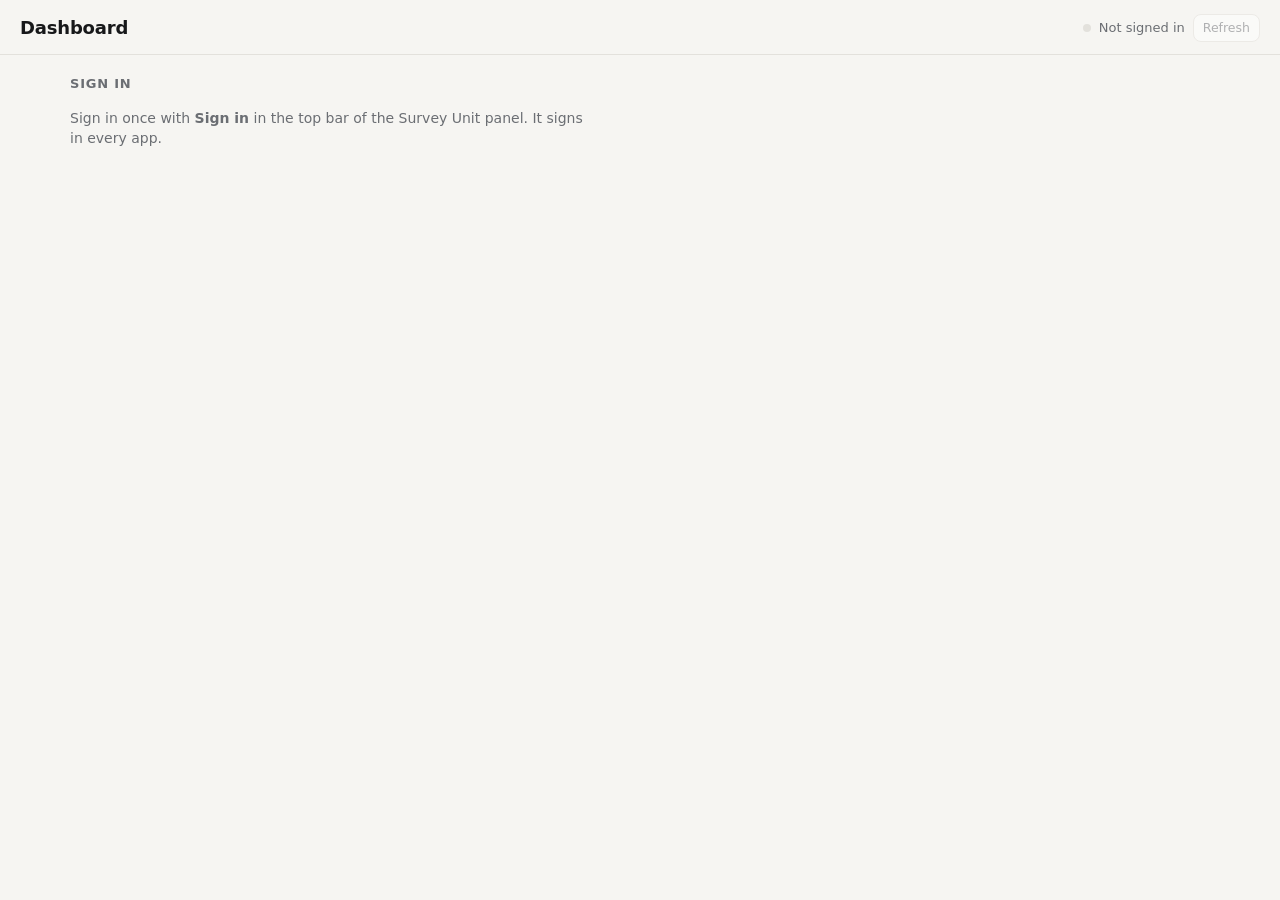
<file: apps/dashboard.html>
<!doctype html>
<html lang="en">
<head>
<meta charset="utf-8">
<meta name="viewport" content="width=device-width, initial-scale=1">
<title>Dashboard</title>
<style>
/* Dashboard: the survey unit's targets and accomplishments, and the status of open work when it opens.
   Part of the Survey Unit panel (same look). Figures come from the Sheets through backend/unit_hub.gs (?app=dash);
   the last figures stay on this device for offline reading. */
:root{
  --bg:#f6f5f2; --panel:#ffffff; --ink:#17181a; --muted:#6b6e73; --line:#e3e1dc; --hover:#f0eee9; --field:#ffffff;
  --accent:#b8860b; --accent-ink:#ffffff; --accent-soft:#f7efd9;
  --ok:#1d7a43; --ok-bg:#e3f2e8; --bad:#b3261e; --bad-bg:#fbe7e4; --warn:#8f5b00; --warn-bg:#fbf0d9; --info:#2f5fa8; --info-bg:#e6eefa;
  --track:#ebe8e1;
  --shadow:0 1px 2px rgba(0,0,0,.05); --shadow-lg:0 16px 40px rgba(0,0,0,.2);
  --font:"Inter","IBM Plex Sans","Segoe UI",system-ui,sans-serif; --mono:"IBM Plex Mono",Consolas,monospace;
  --r:10px; --gap-l:20px;
}
@media (prefers-color-scheme: dark){ :root:not([data-theme="light"]){
  --bg:#0e0f10; --panel:#17181a; --ink:#ececea; --muted:#9a9c9f; --line:#2a2c2f; --hover:#1f2023; --field:#121315;
  --accent:#e0b03c; --accent-ink:#17130a; --accent-soft:#2a230f;
  --ok:#5fcf8c; --ok-bg:#14271b; --bad:#f2877d; --bad-bg:#331714; --warn:#e3b24f; --warn-bg:#2e2310; --info:#8db4f0; --info-bg:#16213a;
  --track:#25272a;
  --shadow:0 1px 2px rgba(0,0,0,.4); --shadow-lg:0 16px 40px rgba(0,0,0,.6); color-scheme:dark; } }
:root[data-theme="dark"]{
  --bg:#0e0f10; --panel:#17181a; --ink:#ececea; --muted:#9a9c9f; --line:#2a2c2f; --hover:#1f2023; --field:#121315;
  --accent:#e0b03c; --accent-ink:#17130a; --accent-soft:#2a230f;
  --ok:#5fcf8c; --ok-bg:#14271b; --bad:#f2877d; --bad-bg:#331714; --warn:#e3b24f; --warn-bg:#2e2310; --info:#8db4f0; --info-bg:#16213a;
  --track:#25272a;
  --shadow:0 1px 2px rgba(0,0,0,.4); --shadow-lg:0 16px 40px rgba(0,0,0,.6); color-scheme:dark; }
*{box-sizing:border-box}
html,body{margin:0}
body{background:var(--bg);color:var(--ink);font:14px/1.45 var(--font);min-height:100vh}
:focus-visible{outline:2px solid var(--accent);outline-offset:2px}
button,input,select,textarea{font:inherit;color:inherit}
.mono,.num{font-family:var(--mono);font-variant-numeric:tabular-nums}
.muted{color:var(--muted)}
header.top{position:sticky;top:0;z-index:5;background:var(--bg);border-bottom:1px solid var(--line)}
.hrow{display:flex;align-items:center;gap:12px;padding:14px var(--gap-l) 12px;flex-wrap:wrap}
.hrow h1{font-size:18px;margin:0;letter-spacing:-.01em}
.sync{display:flex;align-items:center;gap:8px;font-size:13px;color:var(--muted);margin-left:auto}
.dot{width:8px;height:8px;border-radius:50%;background:var(--line);flex:none}
.dot.on{background:var(--ok)} .dot.off{background:var(--warn)} .dot.err{background:var(--bad)}
main{padding:var(--gap-l);max-width:1180px;margin:0 auto}
.btn{display:inline-flex;align-items:center;justify-content:center;gap:6px;height:34px;padding:0 12px;border-radius:8px;border:1px solid var(--line);background:var(--panel);cursor:pointer;font-weight:500;text-decoration:none;white-space:nowrap}
.btn:hover{background:var(--hover)}
.btn.primary{background:var(--accent);border-color:var(--accent);color:var(--accent-ink)}
.btn.sm{height:28px;padding:0 9px;font-size:12.5px}
.btn.ghost{border-color:transparent;background:none}
.btn:disabled{opacity:.5;cursor:default}
.btn[hidden]{display:none}
.banner{padding:12px 14px;border-radius:var(--r);margin-bottom:var(--gap-l);border:1px solid var(--bad);background:var(--bad-bg)}
.banner b{display:block}
.empty{padding:32px 20px;text-align:center;color:var(--muted);border:1px dashed var(--line);border-radius:var(--r)}
.empty b{display:block;color:var(--ink);font-size:15px;margin-bottom:4px}
.pill{display:inline-block;font-size:11.5px;font-weight:600;padding:1px 8px;border-radius:999px;background:var(--hover);color:var(--muted);white-space:nowrap}
.pill.pending{background:var(--accent-soft);color:var(--accent)}
.pill.bad{background:var(--bad-bg);color:var(--bad)} .pill.ok{background:var(--ok-bg);color:var(--ok)} .pill.warn{background:var(--warn-bg);color:var(--warn)}
h2.sec{font-size:13px;font-weight:600;letter-spacing:.06em;text-transform:uppercase;color:var(--muted);margin:26px 0 10px;display:flex;align-items:center;gap:10px}
h2.sec:first-child{margin-top:0}
h2.sec .grow{flex:1}
.asof{font-size:12.5px;color:var(--muted);margin:-4px 0 16px}
/* Tiles */
.tiles{display:grid;grid-template-columns:repeat(6,minmax(0,1fr));gap:10px}
.tile{background:var(--panel);border:1px solid var(--line);border-radius:var(--r);padding:12px 14px;box-shadow:var(--shadow);min-width:0}
.tile .k{font-size:11px;font-weight:600;letter-spacing:.05em;text-transform:uppercase;color:var(--muted);white-space:nowrap;overflow:hidden;text-overflow:ellipsis}
.tile .v{font-size:26px;font-weight:600;font-family:var(--mono);font-variant-numeric:tabular-nums;margin-top:2px;line-height:1.2}
.tile .s{font-size:12px;color:var(--muted)}
.tile.bad .v{color:var(--bad)} .tile.warn .v{color:var(--warn)} .tile.ok .v{color:var(--ok)}
/* Targets */
.tgs{display:grid;grid-template-columns:repeat(2,minmax(0,1fr));gap:10px}
.tg{background:var(--panel);border:1px solid var(--line);border-radius:var(--r);padding:14px 16px;box-shadow:var(--shadow);min-width:0}
.tg.edit{cursor:pointer}
.tg.edit:hover{border-color:var(--accent)}
.tg .top{display:flex;gap:10px;align-items:baseline}
.tg .t{font-weight:600;flex:1;min-width:0}
.tg .pct{font-family:var(--mono);font-weight:600;font-size:15px}
.bar{height:8px;border-radius:999px;background:var(--track);overflow:hidden;margin:10px 0 8px;position:relative}
.bar i{display:block;height:100%;border-radius:999px;background:var(--accent)}
.bar i.ok{background:var(--ok)}
.bar b{position:absolute;top:-3px;bottom:-3px;width:2px;background:var(--muted);opacity:.7}
.tg .m{font-size:12.5px;color:var(--muted);display:flex;gap:10px;flex-wrap:wrap}
.tg .m .num{color:var(--ink)}
.tg.off{opacity:.55}
/* Two columns */
.cols{display:grid;grid-template-columns:3fr 2fr;gap:var(--gap-l)}
.cols>div{min-width:0}
table.tbl{width:100%;border-collapse:separate;border-spacing:0;background:var(--panel);border:1px solid var(--line);border-radius:var(--r);overflow:hidden}
.tbl th{font-size:11px;font-weight:600;letter-spacing:.05em;text-transform:uppercase;color:var(--muted);text-align:left;padding:9px 10px;border-bottom:1px solid var(--line);background:var(--bg);white-space:nowrap}
.tbl td{padding:8px 10px;border-bottom:1px solid var(--line)}
.tbl tr:last-child td{border-bottom:0}
.tbl .num{text-align:right}
.tbl td.num.bad{color:var(--bad);font-weight:600}
.tbl td.num.z{color:var(--muted)}
.list{background:var(--panel);border:1px solid var(--line);border-radius:var(--r);overflow:hidden}
.li{display:flex;gap:12px;padding:10px 14px;border-bottom:1px solid var(--line);align-items:baseline}
.li:last-child{border-bottom:0}
.li .d{width:92px;flex:none;font-weight:600;font-size:13px}
.li .x{min-width:0;flex:1}
.li .x div{white-space:nowrap;overflow:hidden;text-overflow:ellipsis}
.li .x .m{font-size:12.5px;color:var(--muted)}
.rss{display:flex;gap:10px;flex-wrap:wrap}
.rss .tile{flex:1;min-width:130px}
/* Drawer */
.scrim{position:fixed;inset:0;background:rgba(0,0,0,.4);z-index:20}
.drawer{position:fixed;top:0;right:0;bottom:0;width:min(480px,100%);background:var(--bg);z-index:21;display:flex;flex-direction:column;box-shadow:var(--shadow-lg)}
.scrim[hidden],.drawer[hidden]{display:none}
.dhead{display:flex;align-items:center;gap:10px;padding:14px var(--gap-l);border-bottom:1px solid var(--line);background:var(--panel)}
.dhead h2{margin:0;font-size:16px}
.dbody{flex:1;overflow:auto;padding:var(--gap-l)}
.dfoot{display:flex;gap:8px;padding:12px var(--gap-l);border-top:1px solid var(--line);background:var(--panel);flex-wrap:wrap;align-items:center}
.fgrid{display:grid;grid-template-columns:1fr 1fr;gap:12px}
.fgrid .full{grid-column:1/-1}
label.f{display:flex;flex-direction:column;gap:4px;font-size:12.5px;font-weight:500;min-width:0}
label.f input,label.f select,label.f textarea{border:1px solid var(--line);border-radius:8px;background:var(--field);padding:8px 10px;font-size:14px;font-weight:400;width:100%}
label.f textarea{min-height:60px;resize:vertical}
label.f[hidden]{display:none}
.hint{font-weight:400;color:var(--muted);font-size:12px}
.ferr{color:var(--bad);font-size:13px;width:100%}
.ferr:empty{display:none}
.hist{font-size:12.5px;border-left:2px solid var(--line);padding-left:12px;margin-top:14px}
.hist div{margin-bottom:6px}
.setup{max-width:520px}
.setup .row{display:flex;gap:10px;flex-wrap:wrap;align-items:flex-end}
.setup label.f{flex:1;min-width:200px}
.toast{position:fixed;left:50%;bottom:20px;transform:translateX(-50%);background:var(--ink);color:var(--bg);padding:10px 16px;border-radius:8px;z-index:40;font-weight:500;box-shadow:var(--shadow-lg);max-width:calc(100% - 32px)}
.toast[hidden]{display:none}
@media (max-width:980px){ .tiles{grid-template-columns:repeat(3,minmax(0,1fr))} .cols{grid-template-columns:1fr} }
@media (max-width:720px){
  .hrow,main{padding-left:16px;padding-right:16px}
  .sync{margin-left:0;width:100%}
  .tiles{grid-template-columns:repeat(2,minmax(0,1fr))}
  .tile .v{font-size:22px}
  .tgs{grid-template-columns:1fr}
  .fgrid{grid-template-columns:1fr}
  .tbl .hide-s{display:none}
  .tbl th{white-space:normal;padding:8px 6px}
  .tbl td{padding:8px 6px}
  .li .d{width:74px}
}
</style>
</head>
<body>
<header class="top">
  <div class="hrow">
    <h1>Dashboard</h1>
    <div class="sync"><span class="dot" id="sDot"></span><span id="sText">Not connected</span>
      <button class="btn sm" id="syncBtn">Refresh</button></div>
  </div>
</header>
<main id="main"></main>

<div class="scrim" id="scrim" hidden></div>
<aside class="drawer" id="drawer" hidden aria-labelledby="dTitle" role="dialog">
  <div class="dhead"><div><h2 id="dTitle">Target</h2><div class="muted" id="dSub" style="font-size:12.5px"></div></div><span style="flex:1"></span><button class="btn ghost sm" id="dClose">Close</button></div>
  <form class="dbody" id="form" novalidate>
    <div class="fgrid">
      <label class="f full"><span>What is the target?</span><input name="title" maxlength="200" placeholder="e.g. Landholdings surveyed (New Lands)"></label>
      <label class="f"><span>Counted in <span class="hint">(word for one)</span></span><input name="measure" maxlength="40" placeholder="e.g. LH, lots, ha, SR"></label>
      <label class="f"><span>Target number</span><input name="target" inputmode="numeric" maxlength="6" placeholder="e.g. 120"></label>
      <label class="f"><span>Period</span><select name="ptype"><option value="y">Whole year</option><option value="q">Quarter</option><option value="m">Month</option></select></label>
      <label class="f"><span>Year</span><select name="pyear"></select></label>
      <label class="f full" id="fPart" hidden><span id="fPartLbl">Quarter</span><select name="ppart"></select></label>
      <label class="f full"><span>How "done" is counted</span><select name="source"></select></label>
      <label class="f full" id="fFilter" hidden><span id="fFilterLbl">Only</span><select name="filter"></select></label>
      <label class="f full" id="fManual"><span>Done so far</span><input name="manual_done" inputmode="numeric" maxlength="6" placeholder="0"></label>
      <label class="f"><span>Person in charge <span class="hint">(optional)</span></span><select name="owner"></select></label>
      <label class="f"><span>Show on the dashboard</span><select name="active"><option value="yes">Yes</option><option value="no">No (kept, hidden from figures)</option></select></label>
      <label class="f full"><span>Notes</span><textarea name="notes" maxlength="1000" placeholder="e.g. Based on the 2026 Work and Financial Plan"></textarea></label>
    </div>
    <div id="dHist"></div>
  </form>
  <div class="dfoot">
    <div class="ferr" id="fErr" role="alert"></div>
    <button class="btn primary" id="fSave">Save</button>
    <button class="btn" id="fCancel">Cancel</button>
    <span style="flex:1"></span>
    <button class="btn" id="fHist" hidden>History</button>
  </div>
</aside>
<div class="toast" id="toast" hidden role="status"></div>

<script>
"use strict";
const APP = "dash", LS = "dash.v1";
const FIELDS = ["period", "title", "measure", "target", "source", "filter", "manual_done", "owner", "notes", "active"];
const SOURCES = { manual: "Typed in by the head", desk_done: "Unit Desk: items marked Done or Filed", desk_out: "Unit Desk: outgoing documents sent",
  rss_complete: "RSS Verification Desk: RSS marked Complete", cal_done: "Calendar: activities marked Done" };
const KINDS = ["Task", "Document"];
const ACTIVITIES = ["Field survey", "Relocation survey", "Ocular inspection", "Verification", "Meeting", "Training", "Other"];
const MONTHS = ["January", "February", "March", "April", "May", "June", "July", "August", "September", "October", "November", "December"];
const $ = id => document.getElementById(id);
const esc = s => String(s == null ? "" : s).replace(/[&<>"']/g, c => ({ "&": "&amp;", "<": "&lt;", ">": "&gt;", '"': "&quot;", "'": "&#39;" }[c]));
const pad = n => String(n).padStart(2, "0");
const ymd = d => d.getFullYear() + "-" + pad(d.getMonth() + 1) + "-" + pad(d.getDate());
const today = () => ymd(new Date());
const fmtTime = iso => iso ? new Date(iso).toLocaleString("en-PH", { month: "short", day: "numeric", hour: "numeric", minute: "2-digit" }) : "";
const fmtDay = s => new Date(s + "T00:00:00").toLocaleDateString("en-PH", { weekday: "short", month: "short", day: "numeric" });
const nf = n => Number(n || 0).toLocaleString("en-PH");
function periodLabel(p) {
  const m = /^(\d{4})(?:-(Q[1-4]|\d{2}))?$/.exec(p || ""); if (!m) return p || "";
  return !m[2] ? m[1] : m[2][0] === "Q" ? m[2] + " " + m[1] : MONTHS[+m[2] - 1] + " " + m[1];
}
function periodRange(p) {
  const m = /^(\d{4})(?:-(Q[1-4]|\d{2}))?$/.exec(p || ""); if (!m) return null;
  let a = 1, b = 12; if (m[2] && m[2][0] === "Q") { a = (+m[2][1] - 1) * 3 + 1; b = a + 2; } else if (m[2]) a = b = +m[2];
  return [m[1] + "-" + pad(a) + "-01", ymd(new Date(+m[1], b, 0))];
}
// Share of the period already gone, for the "where we should be by now" mark on each bar.
function elapsed(p) {
  const r = periodRange(p); if (!r) return null;
  const a = new Date(r[0] + "T00:00:00").getTime(), b = new Date(r[1] + "T23:59:59").getTime(), n = Date.now();
  return n <= a ? 0 : n >= b ? 1 : (n - a) / (b - a);
}

function awSignin(url, key) {
  try {
    if (url !== undefined) localStorage.setItem("aw.signin", JSON.stringify({ url: url, key: key }));
    return JSON.parse(localStorage.getItem("aw.signin") || "null");
  } catch (e) { return null; }
}
function blank() { return { cfg: { url: "", key: "", device: "" }, me: null, people: [], targets: {}, figures: null, outbox: [], problems: [], lastSync: "", seq: 0 }; }
function load() {
  let s = null;
  try { s = JSON.parse(localStorage.getItem(LS) || "null"); } catch (e) { s = null; }
  s = Object.assign(blank(), s || {});
  if (!s.cfg.device) s.cfg.device = (/Mobi|Android/i.test(navigator.userAgent) ? "PHONE-" : "PC-") + Math.random().toString(36).slice(2, 7).toUpperCase();
  const si = awSignin();
  if (si) { if (si.url) s.cfg.url = si.url; s.cfg.key = si.key || ""; }
  return s;
}
let state = load(), storeOk = true;
function save() { try { localStorage.setItem(LS, JSON.stringify(state)); storeOk = true; } catch (e) { storeOk = false; } }
const keyOf = t => t.id || t.tmp;
const pending = k => state.outbox.some(o => (o.id || o.tmp) === k);
const boss = () => !!state.me && (state.me.role === "head" || state.me.role === "admin");

const okAddr = u => /^https:\/\/script\.google\.com\/(a\/macros\/[\w.-]+|macros)\/s\/[\w-]+\/(exec|dev)$/.test(String(u || "")) || /^http:\/\/(localhost|127\.0\.0\.1)(:\d+)?\//.test(String(u || ""));
let syncing = false, again = false, online = navigator.onLine, lastError = "";
async function call(method, payload) {
  const u = state.cfg.url;
  if (!okAddr(u)) throw new Error("The web app address is not a Google Apps Script address");
  let r;
  if (method === "GET") r = await fetch(u + (u.includes("?") ? "&" : "?") + new URLSearchParams(Object.assign({ key: state.cfg.key, app: APP }, payload)), { redirect: "follow" });
  else r = await fetch(u, { method: "POST", redirect: "follow", headers: { "Content-Type": "text/plain;charset=utf-8" }, body: JSON.stringify(Object.assign({ key: state.cfg.key, device: state.cfg.device, app: APP }, payload)) });
  const j = await r.json();
  if (!j.ok) throw Object.assign(new Error(j.error || "The Sheet refused the request"), { server: true });
  return j;
}
async function sync(quiet) {
  if (!state.cfg.url || !state.cfg.key) { render(); return; }
  if (syncing) { again = true; return; }
  syncing = true; again = false; renderSync();
  try {
    if (state.outbox.length) {
      const sent = state.outbox.slice(), revs = sent.map(o => o.rev);
      const res = await call("POST", { changes: sent.map(o => ({ type: "save", id: o.id, tmp: o.tmp, baseVersion: o.baseVersion, data: o.data })) });
      res.results.forEach((r, i) => {
        const o = sent[i], k = o.id || o.tmp, changedSince = state.outbox.includes(o) && o.rev !== revs[i];
        if (!changedSince) state.outbox = state.outbox.filter(x => x !== o);
        if (r.result === "saved" || r.result === "same") {
          if (o.tmp) delete state.targets[o.tmp];
          state.targets[r.id] = r.record;
          // Sheet checks: saved, but the Sheet did not keep it; stays on the problem list until dismissed.
          if (r.check_error) state.problems.push({ what: o.data.title || k, error: r.check_error });
          if (changedSince) { o.id = r.id; o.tmp = ""; o.baseVersion = r.record.version; Object.assign(state.targets[r.id], o.data); }
        } else {
          if (r.server) state.targets[r.server.id] = r.server; else if (o.tmp) delete state.targets[o.tmp];
          state.problems.push({ what: o.data.title || k, error: r.result === "conflict" ? "Someone changed this target first; the Sheet's copy is showing now. Open it and save again." : r.error });
        }
      });
      save();
    }
    const p = await call("GET", { action: "pull" });
    if (state.me && state.me.name !== p.me.name) state.targets = {};
    state.me = p.me; state.people = p.people || []; state.figures = p.figures;
    const keep = {};
    Object.values(state.targets).forEach(t => { if (pending(keyOf(t))) keep[keyOf(t)] = t; });
    state.targets = {}; (p.targets || []).forEach(t => { state.targets[t.id] = t; }); Object.assign(state.targets, keep);
    state.lastSync = p.server_time; lastError = ""; online = true; save();
  } catch (e) {
    lastError = e.server ? e.message : "";
    if (!e.server) online = false;
    if (!quiet && e.server) toast(e.message);
  } finally {
    syncing = false; render();
    if (again) setTimeout(() => sync(true), 0);
  }
}

/* ---------- Rendering ---------- */
function renderSync() {
  const n = state.outbox.length;
  let c = "", text;
  if (!state.cfg.url || !state.cfg.key) text = "Not signed in";
  else if (syncing) { c = "on"; text = "Reading the Sheets…"; }
  else if (lastError) { c = "err"; text = lastError; }
  else if (!online) { c = "off"; text = "Offline · figures as of " + (fmtTime(state.lastSync) || "—") + (n ? " · " + n + " change(s) waiting" : ""); }
  else { c = "on"; text = (state.me ? state.me.name + " · " : "") + "as of " + fmtTime(state.lastSync); }
  if (!storeOk) { c = "err"; text = "This browser is not keeping data on the device."; }
  $("sDot").className = "dot " + c; $("sText").textContent = text;
  $("syncBtn").disabled = syncing || !state.cfg.url || !state.cfg.key;
}
function tile(k, v, s, tone) { return `<div class="tile ${tone || ""}"><div class="k">${esc(k)}</div><div class="v">${v == null ? "—" : nf(v)}</div>${s ? `<div class="s">${esc(s)}</div>` : ""}</div>`; }
function render() {
  renderSync();
  if (!state.cfg.url || !state.cfg.key) {
    $("main").innerHTML = `<section class="setup"><h2 class="sec">Sign in</h2><p class="muted">Sign in once with <b>Sign in</b> in the top bar of the Survey Unit panel. It signs in every app.</p></section>`;
    return;
  }
  const f = state.figures;
  if (!f) { $("main").innerHTML = `<div class="empty"><b>${online ? "Reading the Sheets…" : "No figures on this device yet"}</b>${online ? "" : "Open the dashboard once while online."}</div>`; return; }
  const d = f.desk, mon = new Date(f.today + "T00:00:00").toLocaleDateString("en-PH", { month: "long" });
  let h = state.problems.length ? `<div class="banner" role="alert"><b>${state.problems.length} target change(s) not saved</b>${state.problems.map(p => `<div>${esc(p.what)}: ${esc(p.error)}</div>`).join("")}<button class="btn sm" id="dismiss" style="margin-top:8px">Dismiss</button></div>` : "";
  h += `<h2 class="sec">Open work now</h2><p class="asof">Unit Desk, ${esc(fmtTime(state.lastSync))}${online ? "" : " (offline copy)"}</p>
    <div class="tiles">${tile("Open", d.open, d.waiting ? d.waiting + " waiting on others" : "")}${tile("Overdue", d.overdue, "past the due date", d.overdue ? "bad" : "")}
      ${tile("Urgent", d.urgent, "open, priority Urgent", d.urgent ? "warn" : "")}${tile("Due in 7 days", d.due_week, "")}
      ${tile("Unassigned", d.unassigned, "open, no one on it", d.unassigned ? "warn" : "")}${tile("Done in " + mon, d.done_month, d.in_month + " in · " + d.out_month + " out this month", "ok")}</div>`;
  h += targetsHtml(f);
  h += `<div class="cols"><div><h2 class="sec">Work per member</h2>${membersHtml(f)}${lateHtml(d)}</div><div><h2 class="sec">Next 14 days</h2>${nextHtml(f.cal)}${rssHtml(f.rss)}</div></div>`;
  $("main").innerHTML = h;
}
function targetsHtml(f) {
  const ts = Object.values(state.targets).sort((a, b) => (a.active === "no") - (b.active === "no") || String(b.period).localeCompare(String(a.period)) || String(a.title).localeCompare(String(b.title)));
  const shown = ts.filter(t => t.active !== "no" || showOff);
  const card = t => {
    const pr = f.progress[t.id], done = t.source === "manual" ? Number(t.manual_done) || 0 : pr ? pr.done : null, goal = Number(t.target) || 0;
    const pct = done == null || !goal ? null : Math.round(100 * done / goal), el = elapsed(t.period), k = keyOf(t);
    const behind = pct != null && el != null && el > 0 && el < 1 && done / goal < el - 0.1;
    return `<div class="tg${boss() ? " edit" : ""}${t.active === "no" ? " off" : ""}" ${boss() ? `data-tg="${esc(k)}" tabindex="0" role="button"` : ""}>
      <div class="top"><div class="t">${esc(t.title)}</div><div class="pct">${pct == null ? "—" : pct + "%"}</div></div>
      <div class="bar"><i class="${pct >= 100 ? "ok" : ""}" style="width:${Math.min(100, pct || 0)}%"></i>${el != null && el > 0 && el < 1 ? `<b style="left:${(el * 100).toFixed(1)}%" title="Share of the period gone by"></b>` : ""}</div>
      <div class="m"><span><span class="num">${done == null ? "—" : nf(done)}</span> of <span class="num">${nf(goal)}</span> ${esc(t.measure || "")}</span><span>${esc(periodLabel(t.period))}</span>
        ${t.owner ? `<span>${esc(t.owner)}</span>` : ""}${behind ? '<span class="pill warn">Behind pace</span>' : pct >= 100 ? '<span class="pill ok">Reached</span>' : ""}
        ${pending(k) ? '<span class="pill pending">Not sent yet</span>' : ""}${t.active === "no" ? '<span class="pill">Hidden</span>' : ""}</div>
      <div class="m" style="margin-top:2px">${esc(SOURCES[t.source] || t.source)}${t.filter ? " · " + esc(t.filter) : ""}${done == null && t.source === "rss_complete" ? " · RSS Desk not set up" : ""}</div></div>`;
  };
  const off = ts.length - ts.filter(t => t.active !== "no").length;
  return `<h2 class="sec">Targets and accomplishments<span class="grow"></span>${off && boss() ? `<button class="btn sm ghost" id="showOff">${showOff ? "Hide" : "Show"} ${off} hidden</button>` : ""}${boss() ? '<button class="btn sm primary" id="newTg">Add target</button>' : ""}</h2>
    ${shown.length ? `<div class="tgs">${shown.map(card).join("")}</div><p class="asof" style="margin-top:8px">The thin mark on each bar is how much of the period has gone by. "Behind pace" means more than 10 points under it.</p>`
      : `<div class="empty"><b>No targets yet</b>${boss() ? "Add the unit's targets for the year, a quarter or a month. Done is counted from Unit Desk, the RSS Desk or the calendar, or typed in." : "The head sets the unit's targets here."}</div>`}`;
}
let showOff = false;
function membersHtml(f) {
  const rows = f.members.filter(m => m.role !== "admin" || m.open || m.done_month).sort((a, b) => b.overdue - a.overdue || b.open - a.open || a.name.localeCompare(b.name));
  if (!rows.length) return `<div class="empty">No members yet.</div>`;
  const z = (n, bad) => `<td class="num${n ? (bad ? " bad" : "") : " z"}">${n}</td>`;
  return `<table class="tbl"><thead><tr><th>Member</th><th class="num">Open</th><th class="num">Overdue</th><th class="num hide-s">Urgent</th><th class="num">Done this month</th></tr></thead><tbody>
    ${rows.map(m => `<tr><td>${esc(m.name)}${m.role !== "member" ? ` <span class="muted">${esc(m.role)}</span>` : ""}</td>${z(m.open)}${z(m.overdue, true)}<td class="num hide-s${m.urgent ? "" : " z"}">${m.urgent}</td>${z(m.done_month)}</tr>`).join("")}</tbody></table>`;
}
function lateHtml(d) {
  if (!d.late || !d.late.length) return "";
  return `<h2 class="sec">Overdue</h2><div class="list">${d.late.map(x => `<div class="li"><div class="d" style="color:var(--bad)">${esc(fmtDay(x.due))}</div><div class="x"><div>${esc(x.subject)}</div>
    <div class="m">${esc(x.id)} · ${esc(x.assigned_to || "Unassigned")}${x.priority === "Urgent" ? " · Urgent" : ""}</div></div></div>`).join("")}</div>`;
}
function nextHtml(c) {
  if (!c || !c.next.length) return `<div class="empty">No activities in the next 14 days.</div>`;
  return `<div class="list">${c.next.map(v => `<div class="li"><div class="d">${esc(fmtDay(v.start))}</div><div class="x"><div>${esc(v.title)}</div>
    <div class="m">${esc(v.activity)}${v.place ? " · " + esc(v.place) : ""}${v.personnel ? " · " + esc(v.personnel) : ""}</div></div><span class="pill">${esc(v.status)}</span></div>`).join("")}</div>`;
}
function rssHtml(r) {
  if (!r) return "";
  if (r.error) return `<h2 class="sec">RSS verification</h2><div class="empty">Could not read the RSS Desk: ${esc(r.error)}</div>`;
  const b = r.by;
  return `<h2 class="sec">RSS verification</h2><div class="rss">${tile("In register", r.register)}${tile("Complete", b.Complete, r.complete_month + " this month", "ok")}
    ${tile("Ongoing", b["Ongoing Verification"])}${tile("Returned", b["Returned for compliance"], "for compliance", b["Returned for compliance"] ? "warn" : "")}</div>`;
}

/* ---------- Target drawer ---------- */
let editing = null;
function fill(sel, opts, val) { sel.innerHTML = opts.map(o => `<option value="${esc(o[0])}"${o[0] === val ? " selected" : ""}>${esc(o[1])}</option>`).join(""); }
function openDrawer(t) {
  const y = new Date().getFullYear();
  editing = t ? Object.assign({}, t) : { tmp: "tmp-" + state.cfg.device + "-" + Date.now().toString(36), version: 0, period: String(y), source: "manual", manual_done: "0", active: "yes", target: "" };
  const e = editing, f = $("form"), m = /^(\d{4})(?:-(Q[1-4]|\d{2}))?$/.exec(e.period) || [0, String(y)];
  f.elements.title.value = e.title || ""; f.elements.measure.value = e.measure || ""; f.elements.target.value = e.target || "";
  f.elements.ptype.value = !m[2] ? "y" : m[2][0] === "Q" ? "q" : "m";
  fill(f.elements.pyear, [y - 1, y, y + 1].concat(+m[1] < y - 1 || +m[1] > y + 1 ? [+m[1]] : []).map(v => [String(v), String(v)]), m[1]);
  f.dataset.part = m[2] || "";
  fill(f.elements.source, Object.keys(SOURCES).map(k => [k, SOURCES[k]]), e.source);
  f.elements.manual_done.value = e.manual_done || "0";
  fill(f.elements.owner, [["", "No one in particular"]].concat(state.people.map(p => [p.name, p.name])), e.owner || "");
  f.elements.active.value = e.active || "yes"; f.elements.notes.value = e.notes || "";
  f.dataset.filter = e.filter || "";
  $("dTitle").textContent = t ? "Edit target" : "New target"; $("dSub").textContent = t ? (t.id || "Not sent yet") : "";
  $("fErr").textContent = ""; $("dHist").innerHTML = ""; $("fHist").hidden = !(t && t.id);
  formView();
  $("scrim").hidden = $("drawer").hidden = false; f.elements.title.focus();
}
function formView() {
  const f = $("form"), pt = f.elements.ptype.value, src = f.elements.source.value;
  $("fPart").hidden = pt === "y"; $("fPartLbl").textContent = pt === "q" ? "Quarter" : "Month";
  const cur = f.elements.ppart.value || f.dataset.part;
  if (pt === "q") fill(f.elements.ppart, ["Q1", "Q2", "Q3", "Q4"].map(q => [q, q + " (" + MONTHS[(+q[1] - 1) * 3].slice(0, 3) + "–" + MONTHS[(+q[1] - 1) * 3 + 2].slice(0, 3) + ")"]), /^Q/.test(cur) ? cur : "Q" + (Math.floor(new Date().getMonth() / 3) + 1));
  if (pt === "m") fill(f.elements.ppart, MONTHS.map((n, i) => [pad(i + 1), n]), /^\d{2}$/.test(cur) ? cur : pad(new Date().getMonth() + 1));
  $("fManual").hidden = src !== "manual";
  const fl = src === "desk_done" ? KINDS : src === "cal_done" ? ACTIVITIES : null;
  $("fFilter").hidden = !fl;
  if (fl) { $("fFilterLbl").textContent = src === "desk_done" ? "Count only" : "Count only activity"; fill(f.elements.filter, [["", src === "desk_done" ? "Tasks and documents" : "Every activity"]].concat(fl.map(x => [x, x])), fl.includes(f.dataset.filter) ? f.dataset.filter : ""); }
}
function closeDrawer() { $("scrim").hidden = $("drawer").hidden = true; editing = null; }
function saveDrawer() {
  const f = $("form"), pt = f.elements.ptype.value, d = {};
  d.title = f.elements.title.value.trim(); d.measure = f.elements.measure.value.trim(); d.target = f.elements.target.value.trim();
  d.period = f.elements.pyear.value + (pt === "y" ? "" : "-" + f.elements.ppart.value);
  d.source = f.elements.source.value; d.filter = $("fFilter").hidden ? "" : f.elements.filter.value;
  d.manual_done = d.source === "manual" ? (f.elements.manual_done.value.trim() || "0") : "";
  d.owner = f.elements.owner.value; d.active = f.elements.active.value; d.notes = f.elements.notes.value.trim();
  const err = !d.title ? "Type what the target is." : !/^\d{1,6}$/.test(d.target) || +d.target < 1 ? "Target must be a whole number, 1 or more." : d.source === "manual" && !/^\d{1,6}$/.test(d.manual_done) ? "Done so far must be a whole number." : "";
  if (err) { $("fErr").textContent = err; return; }
  const k = keyOf(editing), o = state.outbox.find(x => (x.id || x.tmp) === k);
  if (o) { o.data = d; o.rev++; } else state.outbox.push({ id: editing.id || "", tmp: editing.id ? "" : editing.tmp, baseVersion: Number(editing.version) || 0, data: d, rev: 1 });
  state.targets[k] = Object.assign({}, editing, d);
  save(); closeDrawer(); render(); sync(true);
}
async function showHistory() {
  if (!editing || !editing.id) return;
  try {
    const h = await call("GET", { action: "history", id: editing.id });
    $("dHist").innerHTML = `<div class="hist">${h.history.map(x => `<div><b>v${x.version}</b> ${esc(fmtTime(x.time))} · ${esc(x.by)}<br><span class="muted">${esc(Object.entries(JSON.parse(x.changed || "{}")).map(a => a[0] + ": " + a[1]).join(", "))}</span></div>`).join("") || "No history."}</div>`;
  } catch (e) { toast("History needs a connection."); }
}

/* ---------- Events ---------- */
let toastT;
function toast(t) { const el = $("toast"); el.textContent = t; el.hidden = false; clearTimeout(toastT); toastT = setTimeout(() => { el.hidden = true; }, 3200); }
$("syncBtn").onclick = () => sync(false);
$("scrim").onclick = closeDrawer; $("dClose").onclick = closeDrawer; $("fCancel").onclick = closeDrawer;
$("fSave").onclick = saveDrawer; $("fHist").onclick = showHistory;
$("form").addEventListener("submit", e => { e.preventDefault(); saveDrawer(); });
$("form").addEventListener("change", e => { if (["ptype", "source"].includes(e.target.name)) formView(); });
document.addEventListener("keydown", e => { if (e.key === "Escape" && !$("drawer").hidden) closeDrawer(); });
$("main").addEventListener("click", e => {
  const tg = e.target.closest("[data-tg]"); if (tg) return openDrawer(state.targets[tg.dataset.tg]);
  if (e.target.id === "newTg") return openDrawer(null);
  if (e.target.id === "showOff") { showOff = !showOff; return render(); }
  if (e.target.id === "dismiss") { state.problems = []; save(); return render(); }
  if (e.target.id === "cSave") {
    const url = $("cUrl").value.trim();
    if (!okAddr(url)) return toast("That is not a Google Apps Script web app address. It looks like https://script.google.com/macros/s/…/exec");
    state.cfg.url = url; state.cfg.key = $("cKey").value.trim().toUpperCase(); lastError = ""; save(); awSignin(state.cfg.url, state.cfg.key); sync(false);
  }
});
$("main").addEventListener("keydown", e => { const tg = e.target.closest("[data-tg]"); if (tg && (e.key === "Enter" || e.key === " ")) { e.preventDefault(); openDrawer(state.targets[tg.dataset.tg]); } });
window.addEventListener("message", e => { if (e.data && e.data.type === "aw-theme") { if (e.data.theme) document.documentElement.dataset.theme = e.data.theme; else delete document.documentElement.dataset.theme; } });
window.addEventListener("online", () => { online = true; sync(true); });
window.addEventListener("offline", () => { online = false; renderSync(); });
window.addEventListener("storage", e => { if (e.key === "aw.signin") { const s = awSignin(); if (s && (s.key !== state.cfg.key || s.url !== state.cfg.url)) { state = load(); sync(true); } } });
// Figures are read again every 5 minutes while on screen, and whenever the dashboard is opened again.
setInterval(() => { if (!document.hidden && window.innerWidth > 0) sync(true); }, 300000);
document.addEventListener("visibilitychange", () => { if (!document.hidden) sync(true); });
let wasHidden = window.innerWidth === 0;
window.addEventListener("resize", () => { const h = window.innerWidth === 0; if (wasHidden && !h) sync(true); wasHidden = h; });
save(); render(); sync(true);
</script>
<script id="aw-tt-loader">/* Sort, filter and search on every table (fx/table-tools.js). The panel also adds it; it runs once. Skipped on the Apps Script copies, which have no fx folder. */(function(){if(/google/.test(location.hostname))return;var s=document.createElement("script");s.src="fx/table-tools.js";document.head.appendChild(s);})();</script>
</body>
</html>
</file>
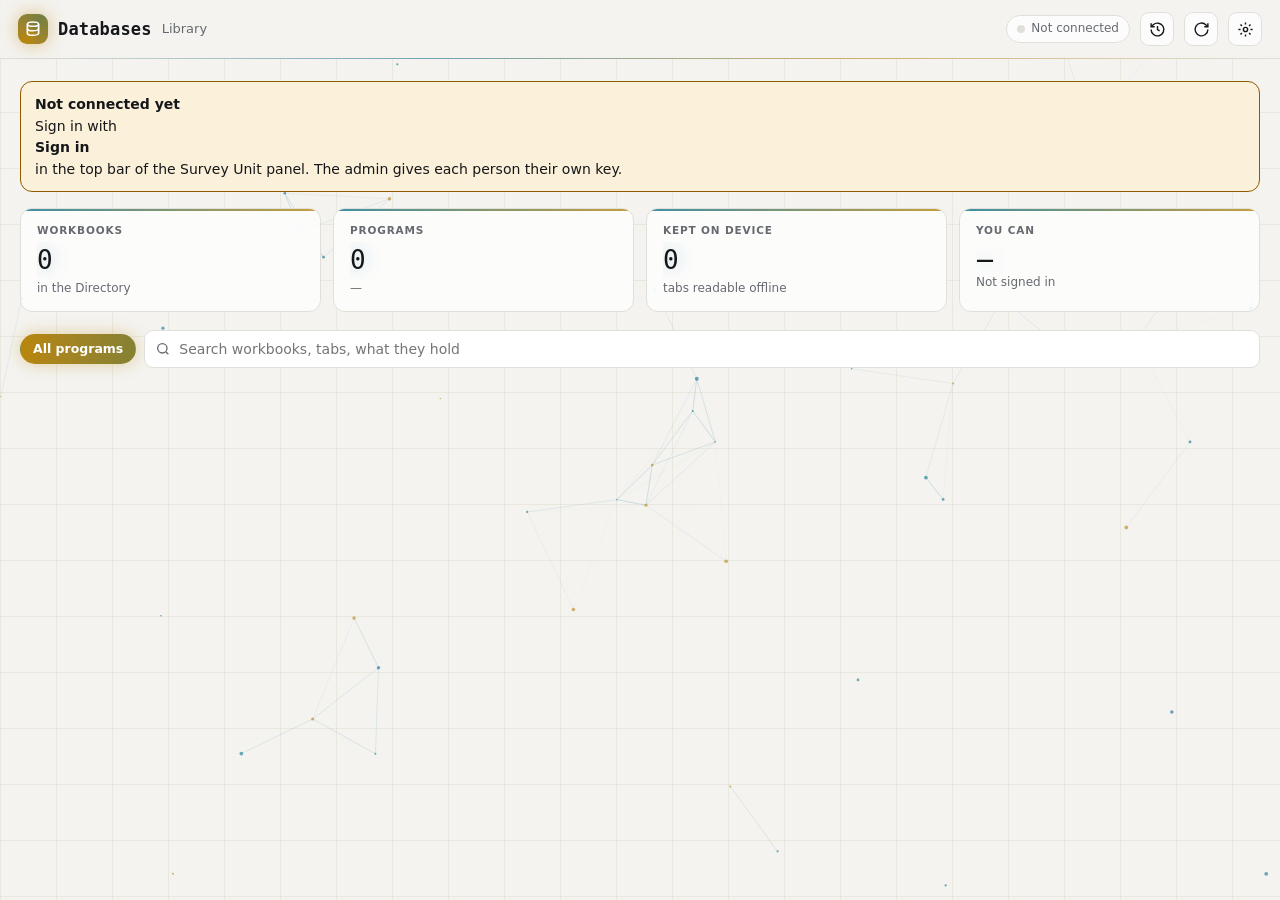
<file: apps/databases.html>
<!doctype html>
<html lang="en" data-fx="own">
<head>
<meta charset="utf-8">
<meta name="viewport" content="width=device-width, initial-scale=1, viewport-fit=cover">
<title>Databases</title>
<style>
/* Databases: the unit's working workbooks (from the DAR DATABASE DIRECTORY sheet) on PCs and phones.
   Everyone with a key views and searches; the head and admin edit cells. Backend: backend/databases.gs.
   Last-opened tabs are kept on this device (IndexedDB) so they can be read with no signal. Edits made with no connection
   are kept on this device (localStorage "db.outbox") and sent when it is back; a row changed on the Sheet meanwhile is a conflict. */
:root{
  --bg:#f4f3ef; --panel:#ffffff; --ink:#15171a; --muted:#666a70; --line:#e1dfd9; --hover:#efede7; --field:#ffffff;
  --accent:#b8860b; --accent-ink:#ffffff; --accent-soft:#f7efd9; --cy:#0e7490; --cy-soft:#dff3f7;
  --ok:#1d7a43; --ok-bg:#e3f2e8; --bad:#b3261e; --bad-bg:#fbe7e4; --warn:#8f5b00; --warn-bg:#fbf0d9;
  --accent-rgb:184,134,11; --cy-rgb:14,116,144; --glass:rgba(255,255,255,.74); --grid:rgba(120,100,40,.08);
  --shadow:0 1px 2px rgba(0,0,0,.05); --shadow-lg:0 18px 50px rgba(0,0,0,.22);
  --font:"Inter","IBM Plex Sans","Segoe UI",system-ui,sans-serif; --mono:"IBM Plex Mono",Consolas,monospace;
  --r:12px;
}
@media (prefers-color-scheme: dark){ :root:not([data-theme="light"]){
  --bg:#0b0c0e; --panel:#15171a; --ink:#ecebe8; --muted:#9a9da2; --line:#272a2e; --hover:#1d1f23; --field:#101114;
  --accent:#e0b03c; --accent-ink:#17130a; --accent-soft:#2a230f; --cy:#4fd6ea; --cy-soft:#0d2a30;
  --ok:#5fcf8c; --ok-bg:#14271b; --bad:#f2877d; --bad-bg:#331714; --warn:#e3b24f; --warn-bg:#2e2310;
  --accent-rgb:224,176,60; --cy-rgb:79,214,234; --glass:rgba(21,23,26,.66); --grid:rgba(224,176,60,.06);
  --shadow:0 1px 2px rgba(0,0,0,.4); --shadow-lg:0 18px 50px rgba(0,0,0,.65); color-scheme:dark; } }
:root[data-theme="dark"]{
  --bg:#0b0c0e; --panel:#15171a; --ink:#ecebe8; --muted:#9a9da2; --line:#272a2e; --hover:#1d1f23; --field:#101114;
  --accent:#e0b03c; --accent-ink:#17130a; --accent-soft:#2a230f; --cy:#4fd6ea; --cy-soft:#0d2a30;
  --ok:#5fcf8c; --ok-bg:#14271b; --bad:#f2877d; --bad-bg:#331714; --warn:#e3b24f; --warn-bg:#2e2310;
  --accent-rgb:224,176,60; --cy-rgb:79,214,234; --glass:rgba(21,23,26,.66); --grid:rgba(224,176,60,.06);
  --shadow:0 1px 2px rgba(0,0,0,.4); --shadow-lg:0 18px 50px rgba(0,0,0,.65); color-scheme:dark; }

*{box-sizing:border-box}
html,body{margin:0;height:100%}
body{background:var(--bg);color:var(--ink);font:14px/1.45 var(--font);overflow:hidden}
:focus-visible{outline:2px solid var(--cy);outline-offset:2px}
button,input,select,textarea{font:inherit;color:inherit}
.mono{font-family:var(--mono);font-variant-numeric:tabular-nums}
.muted{color:var(--muted)}
[hidden]{display:none!important}
*{scrollbar-width:thin;scrollbar-color:var(--line) transparent}

/* Background: drifting constellation of data points over a faint grid */
#bg{position:fixed;inset:0;width:100%;height:100%;pointer-events:none;z-index:0}
.app{position:relative;z-index:1;display:flex;flex-direction:column;height:100%;height:100dvh}

/* Top bar */
header.top{flex:none;display:flex;align-items:center;gap:10px;padding:12px 18px;border-bottom:1px solid var(--line);background:color-mix(in srgb,var(--bg) 82%,transparent);-webkit-backdrop-filter:blur(10px);backdrop-filter:blur(10px);position:relative}
header.top::after{content:"";position:absolute;left:0;right:0;bottom:-1px;height:1px;background:linear-gradient(90deg,transparent,rgba(var(--cy-rgb),.9),rgba(var(--accent-rgb),.9),transparent);opacity:.6}
.logo{width:30px;height:30px;border-radius:9px;flex:none;display:grid;place-items:center;color:var(--accent-ink);
  background:conic-gradient(from 210deg,var(--accent),color-mix(in srgb,var(--accent) 60%,var(--cy)),var(--accent));box-shadow:0 0 18px rgba(var(--accent-rgb),.45)}
.logo svg{width:18px;height:18px}
h1{font-size:17px;margin:0;letter-spacing:.01em;white-space:nowrap;font-family:var(--mono);font-weight:600}
.crumbs{display:flex;align-items:center;gap:6px;min-width:0;overflow:hidden;font-size:13px;color:var(--muted)}
.crumbs a{color:var(--muted);text-decoration:none;white-space:nowrap;cursor:pointer}
.crumbs a:hover{color:var(--ink)}
.crumbs b{color:var(--ink);white-space:nowrap;overflow:hidden;text-overflow:ellipsis;font-weight:600}
.grow{flex:1;min-width:0}
.chip{display:inline-flex;align-items:center;gap:6px;height:28px;padding:0 10px;border-radius:999px;border:1px solid var(--line);font-size:12px;color:var(--muted);white-space:nowrap;background:var(--glass)}
.dot{width:8px;height:8px;border-radius:50%;background:var(--line);flex:none;position:relative}
.dot.on{background:var(--ok)} .dot.off{background:var(--warn)} .dot.err{background:var(--bad)}
.dot.on::after{content:"";position:absolute;inset:0;border-radius:50%;background:var(--ok)}
.role{font-weight:700;letter-spacing:.06em;text-transform:uppercase;font-size:10.5px;color:var(--cy);border-color:rgba(var(--cy-rgb),.45);background:var(--cy-soft)}
.ibtn{position:relative;overflow:hidden;width:34px;height:34px;border-radius:9px;border:1px solid var(--line);background:var(--glass);display:inline-grid;place-items:center;cursor:pointer;flex:none}
.ibtn:hover{border-color:rgba(var(--cy-rgb),.6);box-shadow:0 0 14px rgba(var(--cy-rgb),.25)}
.ibtn svg{width:17px;height:17px}
.scan{position:absolute;left:0;bottom:-2px;height:2px;width:100%;overflow:hidden;pointer-events:none}
.scan i{position:absolute;top:0;height:100%;width:30%;background:linear-gradient(90deg,transparent,var(--cy),var(--accent),transparent)}

main{flex:1;min-height:0;overflow:auto;padding:22px 18px 28px}
.wrap{max-width:1240px;margin:0 auto}

/* Buttons, fields */
.btn{position:relative;overflow:hidden;display:inline-flex;align-items:center;justify-content:center;gap:6px;height:36px;padding:0 14px;border-radius:9px;border:1px solid var(--line);background:var(--glass);cursor:pointer;font-weight:550;text-decoration:none;white-space:nowrap;color:inherit}
.btn:hover{border-color:rgba(var(--cy-rgb),.55);box-shadow:0 0 0 1px rgba(var(--cy-rgb),.12),0 6px 18px rgba(var(--cy-rgb),.14)}
.btn.primary{background:linear-gradient(180deg,color-mix(in srgb,var(--accent) 84%,#fff),var(--accent));border-color:var(--accent);color:var(--accent-ink)}
.btn.primary:hover{box-shadow:0 8px 22px rgba(var(--accent-rgb),.4)}
.btn.sm{height:30px;padding:0 10px;font-size:12.5px}
.btn:disabled{opacity:.5;cursor:default;box-shadow:none}
.btn svg{width:15px;height:15px}
.rip{position:absolute;border-radius:50%;pointer-events:none;transform:scale(0);background:radial-gradient(circle,rgba(var(--cy-rgb),.45),transparent 65%)}
input.f,select.f,textarea.f{height:38px;border:1px solid var(--line);border-radius:9px;background:var(--field);padding:0 11px;min-width:0;width:100%}
textarea.f{height:auto;min-height:64px;padding:9px 11px;resize:vertical}
input.f:focus,select.f:focus,textarea.f:focus{outline:none;border-color:var(--cy);box-shadow:0 0 0 3px rgba(var(--cy-rgb),.18),0 0 18px rgba(var(--cy-rgb),.18)}
label.l{display:flex;flex-direction:column;gap:5px;font-size:12px;font-weight:600;color:var(--muted)}
.search{position:relative;flex:1;min-width:180px}
.search svg{position:absolute;left:11px;top:50%;width:16px;height:16px;transform:translateY(-50%);color:var(--muted);pointer-events:none}
.search input{padding-left:34px}

/* Banners */
.banner{display:flex;gap:12px;align-items:flex-start;padding:12px 14px;border-radius:var(--r);margin-bottom:16px;border:1px solid;background:var(--glass)}
.banner.bad{background:var(--bad-bg);border-color:var(--bad)} .banner.warn{background:var(--warn-bg);border-color:var(--warn)} .banner.ok{background:var(--ok-bg);border-color:var(--ok)}
.banner b{display:block;margin-bottom:2px}

/* Figures */
.figs{display:grid;grid-template-columns:repeat(4,minmax(0,1fr));gap:12px;margin-bottom:18px}
.fig{position:relative;background:var(--glass);border:1px solid var(--line);border-radius:var(--r);padding:14px 16px;-webkit-backdrop-filter:blur(10px);backdrop-filter:blur(10px);overflow:hidden;min-width:0}
.fig::after{content:"";position:absolute;left:0;top:0;height:2px;width:100%;background:linear-gradient(90deg,var(--cy),var(--accent));opacity:.8}
.fig .k{font-size:10.5px;font-weight:700;letter-spacing:.08em;text-transform:uppercase;color:var(--muted)}
.fig .v{font-family:var(--mono);font-size:26px;font-weight:500;margin:4px 0 0;font-variant-numeric:tabular-nums;text-shadow:0 0 18px rgba(var(--cy-rgb),.35);white-space:nowrap;overflow:hidden;text-overflow:ellipsis}
.fig .v.word{font-size:18px;font-family:var(--font);font-weight:650;margin-top:9px}
.fig .s{font-size:12px;color:var(--muted);white-space:nowrap;overflow:hidden;text-overflow:ellipsis}

/* Filters */
.bar{display:flex;gap:8px;flex-wrap:wrap;align-items:center;margin-bottom:16px}
.seg{display:flex;gap:6px;flex-wrap:wrap}
.pill{position:relative;overflow:hidden;height:30px;padding:0 12px;border-radius:999px;border:1px solid var(--line);background:var(--glass);cursor:pointer;font-size:12.5px;font-weight:600;color:var(--muted);white-space:nowrap}
.pill:hover{color:var(--ink)}
.pill[aria-pressed="true"]{color:var(--accent-ink);background:linear-gradient(90deg,var(--accent),color-mix(in srgb,var(--accent) 70%,var(--cy)));border-color:transparent;box-shadow:0 0 16px rgba(var(--accent-rgb),.35)}
.sect{display:flex;align-items:center;gap:10px;font-size:11px;font-weight:700;letter-spacing:.1em;text-transform:uppercase;color:var(--muted);margin:22px 0 10px}
.sect::after{content:"";flex:1;height:1px;background:linear-gradient(90deg,var(--line),transparent)}
.sect b{color:var(--cy);font-family:var(--mono);letter-spacing:0}

/* Holo cards */
.cards{display:grid;grid-template-columns:repeat(auto-fill,minmax(min(290px,100%),1fr));gap:16px;perspective:1100px}
.card{position:relative;border-radius:var(--r);padding:18px;background:var(--glass);border:1px solid var(--line);cursor:pointer;display:flex;flex-direction:column;gap:10px;min-height:178px;color:inherit;
  -webkit-backdrop-filter:blur(12px) saturate(1.2);backdrop-filter:blur(12px) saturate(1.2);text-align:left;width:100%;overflow:hidden}
.card::before{content:"";position:absolute;inset:0;border-radius:inherit;padding:1px;pointer-events:none;
  background:conic-gradient(from var(--ang,0deg),transparent 0 62%,rgba(var(--cy-rgb),.95) 72%,rgba(var(--accent-rgb),.95) 82%,transparent 92%);
  -webkit-mask:linear-gradient(#000 0 0) content-box,linear-gradient(#000 0 0);-webkit-mask-composite:xor;mask-composite:exclude;opacity:.35}
.card::after{content:"";position:absolute;inset:0;border-radius:inherit;pointer-events:none;opacity:0;
  background:radial-gradient(300px circle at var(--mx,50%) var(--my,50%),rgba(var(--cy-rgb),.16),transparent 65%)}
.card:hover{border-color:transparent;box-shadow:0 18px 40px rgba(0,0,0,.2),0 0 30px rgba(var(--cy-rgb),.12)}
.card:hover::before,.card:hover::after{opacity:1}
.card>*{position:relative}
.card .top{display:flex;gap:6px;align-items:center;flex-wrap:wrap}
.tag{font-size:10.5px;font-weight:700;letter-spacing:.06em;text-transform:uppercase;padding:2px 8px;border-radius:6px;border:1px solid rgba(var(--accent-rgb),.45);color:var(--accent);background:var(--accent-soft);white-space:nowrap}
.tag.cy{border-color:rgba(var(--cy-rgb),.45);color:var(--cy);background:var(--cy-soft)}
.tag.dim{border-color:var(--line);color:var(--muted);background:var(--hover)}
.card h3{margin:0;font-size:16px;line-height:1.25}
.card p{margin:0;color:var(--muted);font-size:13px}
.keytabs{display:flex;gap:5px;flex-wrap:wrap;margin-top:auto}
.keytabs span{font-size:11.5px;font-family:var(--mono);padding:2px 7px;border-radius:5px;background:var(--hover);color:var(--muted)}
.card .go{display:flex;align-items:center;gap:6px;font-size:12.5px;font-weight:600;color:var(--cy)}
.card .go svg{width:14px;height:14px}
.card.nolink{cursor:default;opacity:.7}

/* Tab list */
.tabs{display:grid;grid-template-columns:repeat(auto-fill,minmax(min(240px,100%),1fr));gap:10px}
.tabc{position:relative;display:flex;align-items:center;gap:12px;padding:12px 14px;border-radius:10px;border:1px solid var(--line);background:var(--glass);cursor:pointer;text-align:left;width:100%;overflow:hidden;color:inherit}
.tabc:hover{border-color:rgba(var(--cy-rgb),.6);box-shadow:0 0 20px rgba(var(--cy-rgb),.15)}
.tabc.key{border-color:rgba(var(--accent-rgb),.55)}
.tabc .ti{width:34px;height:34px;border-radius:8px;display:grid;place-items:center;background:var(--cy-soft);color:var(--cy);flex:none}
.tabc.key .ti{background:var(--accent-soft);color:var(--accent)}
.tabc .ti svg{width:17px;height:17px}
.tabc b{display:block;font-size:13.5px;overflow:hidden;text-overflow:ellipsis;white-space:nowrap}
.tabc small{color:var(--muted);font-size:12px}
.tabc .saved{margin-left:auto;font-size:10.5px;color:var(--ok);font-weight:700;letter-spacing:.04em;text-transform:uppercase}

/* Table view */
.tbar{display:flex;gap:8px;flex-wrap:wrap;align-items:center;margin-bottom:10px}
.tbar select.f{width:auto;max-width:220px}
.count{font-size:12.5px;color:var(--muted);white-space:nowrap;display:inline-flex;align-items:center;gap:6px}
.count b{color:var(--ink);font-family:var(--mono)}
.prog{height:3px;border-radius:2px;background:var(--line);overflow:hidden;margin:0 0 10px}
.prog i{display:block;height:100%;width:0;background:linear-gradient(90deg,var(--cy),var(--accent));box-shadow:0 0 10px rgba(var(--cy-rgb),.8);transition:width .3s}
.tv{position:relative;border:1px solid var(--line);border-radius:var(--r);background:var(--glass);-webkit-backdrop-filter:blur(10px);backdrop-filter:blur(10px);overflow:auto;height:calc(100dvh - 260px);min-height:320px}
.th,.tr{display:grid;grid-template-columns:var(--cols);min-width:max-content}
.th{position:sticky;top:0;z-index:3;background:var(--panel);border-bottom:1px solid var(--line)}
.th div{padding:0 10px;height:40px;display:flex;align-items:center;gap:4px;font-size:11.5px;font-weight:700;letter-spacing:.04em;text-transform:uppercase;color:var(--muted);cursor:pointer;white-space:nowrap;overflow:hidden;text-overflow:ellipsis;user-select:none;border-right:1px solid var(--line);box-shadow:inset 0 -2px 0 rgba(var(--cy-rgb),.35)}
.th div:hover{color:var(--ink)}
.th div.sorted{color:var(--cy);box-shadow:inset 0 -2px 0 var(--cy)}
.th .rn,.tr .rn{position:sticky;left:0;z-index:2;background:var(--panel);color:var(--muted);font-family:var(--mono);font-size:11.5px;justify-content:flex-end;cursor:default}
.tbody{position:relative}
.tr{position:absolute;left:0;height:36px;cursor:pointer;border-bottom:1px solid color-mix(in srgb,var(--line) 60%,transparent)}
.tr div{padding:0 10px;display:flex;align-items:center;white-space:nowrap;overflow:hidden;text-overflow:ellipsis;font-size:13px;border-right:1px solid color-mix(in srgb,var(--line) 45%,transparent)}
.tr div.fx{color:var(--muted);font-style:italic}
.tr:hover{background:rgba(var(--cy-rgb),.07)}
.tr:hover .rn{color:var(--cy)}
.flash{animation:flash 1.8s ease-out}
mark{background:rgba(var(--accent-rgb),.3);color:inherit;border-radius:3px;padding:0 1px}
.nomatch{padding:40px 20px;text-align:center;color:var(--muted)}

/* Phone row cards */
.rcs{display:flex;flex-direction:column;gap:10px}
.rc{position:relative;border:1px solid var(--line);border-radius:12px;background:var(--glass);padding:12px 14px 12px 16px;cursor:pointer;overflow:hidden;-webkit-backdrop-filter:blur(10px);backdrop-filter:blur(10px)}
.rc::before{content:"";position:absolute;left:0;top:0;bottom:0;width:3px;background:linear-gradient(180deg,var(--cy),var(--accent))}
.rc .h{display:flex;gap:8px;align-items:baseline}
.rc .h b{font-size:14px;overflow:hidden;text-overflow:ellipsis;white-space:nowrap}
.rc .h small{margin-left:auto;color:var(--muted);font-family:var(--mono);font-size:11px;flex:none}
.rc dl{display:grid;grid-template-columns:minmax(0,auto) minmax(0,1fr);gap:2px 10px;margin:8px 0 0;font-size:12.5px}
.rc dt{color:var(--muted);white-space:nowrap;overflow:hidden;text-overflow:ellipsis;max-width:130px}
.rc dd{margin:0;overflow:hidden;text-overflow:ellipsis;white-space:nowrap}
.more{display:flex;justify-content:center;padding:14px}

/* Drawer */
.scrim{position:fixed;inset:0;background:rgba(0,0,0,.42);-webkit-backdrop-filter:blur(5px);backdrop-filter:blur(5px);z-index:20}
.drawer{position:fixed;top:0;right:0;bottom:0;width:min(520px,100%);z-index:21;background:var(--panel);border-left:1px solid rgba(var(--cy-rgb),.4);box-shadow:var(--shadow-lg),-10px 0 40px rgba(var(--cy-rgb),.1);display:flex;flex-direction:column}
.drawer header{display:flex;align-items:center;gap:10px;padding:14px 16px;border-bottom:1px solid var(--line)}
.drawer header h2{margin:0;font-size:15px;flex:1;min-width:0;overflow:hidden;text-overflow:ellipsis;white-space:nowrap}
.drawer .body{flex:1;overflow:auto;padding:16px;display:flex;flex-direction:column;gap:12px}
.drawer footer{display:flex;gap:8px;padding:12px 16px;padding-bottom:calc(12px + env(safe-area-inset-bottom));border-top:1px solid var(--line);align-items:center}
.fld{display:flex;flex-direction:column;gap:5px}
.fld .lb{display:flex;align-items:center;gap:6px;font-size:11.5px;font-weight:700;letter-spacing:.04em;text-transform:uppercase;color:var(--muted)}
.fld .lb .tag{font-size:9.5px;padding:1px 6px}
.fld .val{padding:9px 11px;border-radius:9px;background:var(--hover);min-height:38px;white-space:pre-wrap;word-break:break-word}
.fld.changed .f{border-color:var(--accent);box-shadow:0 0 0 3px rgba(var(--accent-rgb),.16)}
.chg{font-size:12.5px;color:var(--muted)}
.chg b{color:var(--accent);font-family:var(--mono)}

/* History */
.tl{position:relative;padding-left:22px}
.tl::before{content:"";position:absolute;left:7px;top:4px;bottom:4px;width:2px;background:linear-gradient(180deg,var(--cy),var(--accent),transparent)}
.ev{position:relative;padding:10px 14px;border:1px solid var(--line);border-radius:10px;background:var(--glass);margin-bottom:10px}
.ev::before{content:"";position:absolute;left:-20px;top:14px;width:10px;height:10px;border-radius:50%;background:var(--panel);border:2px solid var(--cy);box-shadow:0 0 10px rgba(var(--cy-rgb),.7)}
.ev .m{font-size:12px;color:var(--muted)}
.ev .d{margin-top:4px;font-size:13px;word-break:break-word}
.ev .d s{color:var(--bad)}
.ev .d ins{color:var(--ok);text-decoration:none;font-weight:600}

/* Settings */
.panel{background:var(--glass);border:1px solid var(--line);border-radius:var(--r);padding:18px;margin-bottom:16px;-webkit-backdrop-filter:blur(10px);backdrop-filter:blur(10px)}
.panel h2{margin:0 0 12px;font-size:15px}
.grid2{display:grid;grid-template-columns:repeat(auto-fit,minmax(min(260px,100%),1fr));gap:12px}
.people{display:flex;flex-direction:column;gap:6px;margin-top:12px}
.person{display:flex;align-items:center;gap:10px;padding:8px 10px;border-radius:9px;background:var(--hover)}
.person b{flex:1;min-width:0;overflow:hidden;text-overflow:ellipsis}
.keybox{font-family:var(--mono);font-size:20px;letter-spacing:.1em;padding:12px 14px;border-radius:10px;border:1px dashed var(--accent);background:var(--accent-soft);color:var(--accent);text-align:center;margin:10px 0}
.empty{padding:46px 20px;text-align:center;color:var(--muted);border:1px dashed var(--line);border-radius:var(--r);background:var(--glass)}
.empty b{display:block;color:var(--ink);font-size:16px;margin-bottom:6px}

.toast{position:fixed;left:50%;bottom:22px;transform:translateX(-50%);z-index:40;padding:10px 16px;border-radius:10px;background:var(--panel);border:1px solid rgba(var(--cy-rgb),.5);box-shadow:var(--shadow-lg),0 0 24px rgba(var(--cy-rgb),.2);font-weight:600;max-width:calc(100% - 32px)}

@media (max-width:760px){
  header.top{padding:10px 12px;padding-top:calc(10px + env(safe-area-inset-top));gap:8px;flex-wrap:wrap}
  .crumbs{order:9;flex-basis:100%}
  #net .lbl{display:none}
  main{padding:16px 16px 24px}
  .figs{grid-template-columns:repeat(2,minmax(0,1fr))}
  .fig .v{font-size:22px}
  .drawer{top:auto;height:min(88dvh,100%);width:100%;border-left:0;border-top:1px solid rgba(var(--cy-rgb),.4);border-radius:16px 16px 0 0}
  .tbar select.f{max-width:none;flex:1}
}

/* All motion here, so the system "reduce motion" setting switches it off */
@media (prefers-reduced-motion:no-preference){
  .btn,.ibtn,.pill,.tabc,.card{transition:box-shadow .2s,border-color .2s,background .15s,transform .25s cubic-bezier(.2,.7,.2,1)}
  .card::before,.card::after{transition:opacity .3s}
  .card:hover::before{animation:spin 3.5s linear infinite}
  .rise{animation:rise .5s cubic-bezier(.2,.7,.2,1) backwards;animation-delay:calc(var(--i,0)*55ms)}
  .rip{animation:rip .6s ease-out forwards}
  .scan i{animation:sweep 1.1s ease-in-out infinite}
  .dot.on::after{animation:ping 2.6s ease-out infinite}
  .drawer{animation:slide .28s cubic-bezier(.2,.7,.2,1)}
  .scrim,.toast{animation:fade .2s}
  .rc{animation:rise .35s cubic-bezier(.2,.7,.2,1) backwards}
}
@media (prefers-reduced-motion:no-preference) and (max-width:760px){ .drawer{animation:up .3s cubic-bezier(.2,.7,.2,1)} }
@property --ang{syntax:"<angle>";initial-value:0deg;inherits:false}
@keyframes spin{to{--ang:360deg}}
@keyframes rise{from{opacity:0;transform:translateY(14px)}}
@keyframes rip{to{transform:scale(1);opacity:0}}
@keyframes sweep{from{left:-30%}to{left:100%}}
@keyframes ping{0%{transform:scale(1);opacity:.8}70%,100%{transform:scale(2.8);opacity:0}}
@keyframes slide{from{transform:translateX(40px);opacity:0}}
@keyframes up{from{transform:translateY(60px);opacity:0}}
@keyframes fade{from{opacity:0}}
@keyframes flash{0%{background:rgba(var(--accent-rgb),.38);box-shadow:inset 3px 0 0 var(--accent)}100%{background:transparent}}
</style>
</head>
<body>
<canvas id="bg" aria-hidden="true"></canvas>
<div class="app">
  <header class="top">
    <span class="logo" aria-hidden="true"><svg viewBox="0 0 24 24" fill="none" stroke="currentColor" stroke-width="2.2"><ellipse cx="12" cy="5.5" rx="7.5" ry="2.8"/><path d="M4.5 5.5v6c0 1.5 3.4 2.8 7.5 2.8s7.5-1.3 7.5-2.8v-6"/><path d="M4.5 11.5v6c0 1.5 3.4 2.8 7.5 2.8s7.5-1.3 7.5-2.8v-6"/></svg></span>
    <h1 id="title" aria-label="Databases">Databases</h1>
    <nav class="crumbs grow" id="crumbs" aria-label="Where you are"></nav>
    <span class="chip role" id="role" hidden></span>
    <button class="chip" id="obBtn" hidden title="Edits kept on this device, waiting to be sent to the Sheet"></button>
    <span class="chip" id="net"><span class="dot"></span><span class="lbl">…</span></span>
    <button class="ibtn" id="histBtn" title="Recent edits" aria-label="Recent edits"><svg viewBox="0 0 24 24" fill="none" stroke="currentColor" stroke-width="2"><path d="M3 12a9 9 0 1 0 3-6.7L3 8"/><path d="M3 3v5h5M12 7v5l3 2"/></svg></button>
    <button class="ibtn" id="refresh" title="Load again from Google Sheets" aria-label="Load again"><svg viewBox="0 0 24 24" fill="none" stroke="currentColor" stroke-width="2"><path d="M21 12a9 9 0 1 1-2.6-6.4L21 8"/><path d="M21 3v5h-5"/></svg></button>
    <button class="ibtn" id="setBtn" title="Settings" aria-label="Settings"><svg viewBox="0 0 24 24" fill="none" stroke="currentColor" stroke-width="2"><circle cx="12" cy="12" r="3"/><path d="M12 2v3M12 19v3M2 12h3M19 12h3M4.9 4.9l2.1 2.1M17 17l2.1 2.1M4.9 19.1 7 17M17 7l2.1-2.1"/></svg></button>
    <div class="scan" id="scan" hidden><i></i></div>
  </header>
  <main id="main"><div class="wrap" id="sheetChecks"></div><div class="wrap" id="view"></div></main>
</div>
<div id="drawerHost"></div>
<div class="toast" id="toast" hidden></div>

<script>
"use strict";
const $ = id => document.getElementById(id);
const esc = s => String(s == null ? "" : s).replace(/[&<>"']/g, c => ({ "&":"&amp;", "<":"&lt;", ">":"&gt;", '"':"&quot;", "'":"&#39;" }[c]));
const STILL = matchMedia("(prefers-reduced-motion: reduce)").matches;
const PHONE = () => matchMedia("(max-width:760px)").matches;
const fmt = n => Number(n || 0).toLocaleString("en-PH");
const ROWH = 36;
const ICO = {
  go:'<svg viewBox="0 0 24 24" fill="none" stroke="currentColor" stroke-width="2.2"><path d="M5 12h14M13 6l6 6-6 6"/></svg>',
  tab:'<svg viewBox="0 0 24 24" fill="none" stroke="currentColor" stroke-width="2"><rect x="3" y="4" width="18" height="16" rx="2"/><path d="M3 10h18M9 10v10"/></svg>',
  ext:'<svg viewBox="0 0 24 24" fill="none" stroke="currentColor" stroke-width="2"><path d="M14 4h6v6M20 4l-9 9M18 14v5a1 1 0 0 1-1 1H5a1 1 0 0 1-1-1V7a1 1 0 0 1 1-1h5"/></svg>',
  x:'<svg viewBox="0 0 24 24" fill="none" stroke="currentColor" stroke-width="2.2"><path d="M6 6l12 12M18 6 6 18"/></svg>',
  search:'<svg viewBox="0 0 24 24" fill="none" stroke="currentColor" stroke-width="2"><circle cx="11" cy="11" r="7"/><path d="m20 20-3.5-3.5"/></svg>'
};

/* ---------- Settings and device storage ---------- */
// One sign-in for every app of the Survey Unit panel: the web app address and key in localStorage "aw.signin",
// shared by every app opened from the same site. Signing in here, in the panel or in any app signs in all of them.
function awSignin(url, key) {
  try {
    if (url !== undefined) localStorage.setItem("aw.signin", JSON.stringify({ url: url, key: key }));
    return JSON.parse(localStorage.getItem("aw.signin") || "null");
  } catch (e) { return null; }
}
function ls(k, v){ try{ if(v !== undefined) localStorage.setItem(k, typeof v === "string" ? v : JSON.stringify(v)); return localStorage.getItem(k); }catch(e){ return null; } }
function lsJ(k, d){ try{ const v = JSON.parse(ls(k)); return v == null ? d : v; }catch(e){ return d; } }
const state = {
  cfg: Object.assign({ url:"", key:"", device:"" }, lsJ("db.cfg", {})),
  me: null, books: lsJ("db.books", []), booksAt: ls("db.booksAt") || "", people: [],
  tabs: lsJ("db.tabs", {}), saved: lsJ("db.savedTabs", {}), headerOverride: lsJ("db.header", {}),
  view: { name:"library" }, filter: { program:"", category:"", q:"" }, online: null, data: null
};
if(window.DB_HOSTED && window.DB_HOSTED.url) state.cfg.url = window.DB_HOSTED.url;
{ const si = awSignin(); if(si){ if(si.url && !window.DB_HOSTED) state.cfg.url = si.url; state.cfg.key = si.key || ""; } }
if(!state.cfg.device) state.cfg.device = (PHONE() ? "PHONE-" : "PC-") + Math.random().toString(36).slice(2, 7).toUpperCase();
function saveCfg(){ ls("db.cfg", { url:state.cfg.url, key:state.cfg.key, device:state.cfg.device }); }
saveCfg();

// IndexedDB keeps whole tabs (can be megabytes); falls back to memory if the browser refuses.
const idb = (() => {
  let dbp = null; const mem = {};
  function open(){
    if(dbp) return dbp;
    dbp = new Promise(res => {
      try{ const r = indexedDB.open("survey-databases", 1);
        r.onupgradeneeded = () => r.result.createObjectStore("tabs");
        r.onsuccess = () => res(r.result); r.onerror = () => res(null);
      }catch(e){ res(null); }
    });
    return dbp;
  }
  return {
    async get(k){ const db = await open(); if(!db) return mem[k]; return new Promise(res => { try{ const q = db.transaction("tabs").objectStore("tabs").get(k); q.onsuccess = () => res(q.result); q.onerror = () => res(undefined); }catch(e){ res(mem[k]); } }); },
    async set(k, v){ const db = await open(); if(!db){ mem[k] = v; return; } return new Promise(res => { try{ const t = db.transaction("tabs", "readwrite"); t.objectStore("tabs").put(v, k); t.oncomplete = res; t.onerror = res; }catch(e){ mem[k] = v; res(); } }); }
  };
})();
function keep(d){
  return idb.set(d.key, { key:d.key, book:d.book, tab:d.tab, bookName:d.bookName, gid:d.gid, headerRow:d.headerRow, headers:d.headers, total:d.total, rows:d.rows, formulas:d.formulas, lists:d.lists, at:d.at, built:d.built || "" });
}

/* ---------- Server ---------- */
// The key is only ever sent to a Google Apps Script web app (or a test server on this PC).
const okAddr = u => /^https:\/\/script\.google\.com\/(a\/macros\/[\w.-]+|macros)\/s\/[\w-]+\/(exec|dev)$/.test(String(u || "")) || /^http:\/\/(localhost|127\.0\.0\.1)(:\d+)?\//.test(String(u || ""));
async function api(method, payload){
  if(!state.cfg.url || !state.cfg.key) throw Object.assign(new Error("Not connected"), { setup:true });
  const ctl = new AbortController(), timer = setTimeout(() => ctl.abort(), 90000);
  scan(1);
  try{
    const u = state.cfg.url.trim();
    if(!okAddr(u)) throw new Error("The web app address in Settings is not a Google Apps Script address");
    let r;
    if(method === "GET") r = await fetch(u + (u.includes("?") ? "&" : "?") + new URLSearchParams(Object.assign({ key: state.cfg.key, app: "db" }, payload)), { redirect:"follow", signal:ctl.signal });
    else r = await fetch(u, { method:"POST", redirect:"follow", signal:ctl.signal, headers:{ "Content-Type":"text/plain;charset=utf-8" }, body: JSON.stringify(Object.assign({ key: state.cfg.key, device: state.cfg.device, app: "db" }, payload)) });
    const j = await r.json();
    setOnline(true);
    if(!j.ok) throw Object.assign(new Error(j.error || "The server refused"), { server:true });
    if(j.me) setMe(j.me);
    return j;
  }catch(e){
    if(!e.server && !e.setup) setOnline(false);
    throw e;
  }finally{ clearTimeout(timer); scan(-1); }
}
let scans = 0;
function scan(d){ scans = Math.max(0, scans + d); $("scan").hidden = !scans; }
function setOnline(on){ state.online = on; renderNet(); }
function setMe(me){ state.me = me; ls("db.me", { name:me.name, role:me.role, tag:keyTag(state.cfg.key) }); $("role").hidden = false; $("role").textContent = me.role; $("role").title = "Signed in as " + me.name; }
const canEdit = () => !!state.me && (state.me.role === "head" || state.me.role === "admin");
function renderNet(){
  const n = $("net"), on = state.online, off = on === false || !navigator.onLine;
  n.querySelector(".dot").className = "dot " + (on === true && navigator.onLine ? "on" : off ? "off" : "");
  n.querySelector(".lbl").textContent = on === true && navigator.onLine ? "Live" : off ? "Saved copy" : "Not connected";
  n.title = on === true ? "Connected to the Google Sheets" : off ? "No connection: showing what this device kept. Edits are kept here and sent when the connection is back." : (window.DB_HOSTED ? "Open Settings to connect" : "Sign in from the top bar of the panel");
  const w = state.outbox.filter(mine), c = w.filter(o => o.status !== "waiting").length, b = $("obBtn");
  b.hidden = !w.length;
  b.innerHTML = `<span class="dot ${c ? "off" : ""}"></span>${c ? c + " edit" + (c > 1 ? "s need" : " needs") + " you" : w.length + " edit" + (w.length > 1 ? "s" : "") + " to sync"}`;
}

/* ---------- Offline edits: kept on this device, sent when online ---------- */
// One item per row edited: the cells changed (with the value seen before the change, so the server can spot a conflict)
// and up to 3 unchanged "guard" cells of the same row, so an edit never lands on another row if rows were moved meanwhile.
// Items carry a tag of the key (never the key itself): they are sent only while the same person is signed in.
function keyTag(k){ let h = 2166136261; for(const ch of String(k || "")){ h ^= ch.charCodeAt(0); h = Math.imul(h, 16777619); } return (h >>> 0).toString(36); }
state.outbox = lsJ("db.outbox", []);
{ const m = lsJ("db.me", null); if(m && state.cfg.key && m.tag === keyTag(state.cfg.key)) state.me = { name:m.name, role:m.role }; }
const mine = o => o.tag === keyTag(state.cfg.key);
function saveOutbox(){ ls("db.outbox", state.outbox); renderNet(); }
const isOffline = () => !navigator.onLine || state.online === false;
function guardCells(d, i, cells){
  const r = d.rows[i], out = [];
  for(let j = 0; j < d.headers.length && out.length < 3; j++){
    const v = r[j] || "";
    if(!v || d.fset.has(i + "," + j) || (d.lists[j] && d.lists[j].length) || cells.some(c => c.col === j + 1)) continue;
    out.push({ col:j + 1, header:d.headers[j], old:v, value:v });
  }
  return out;
}
const sendCells = o => o.cells.map(c => ({ col:c.col, header:c.header, old:c.old, value:c.value })).concat(o.guards.filter(g => !o.cells.some(c => c.col === g.col)));
function setCell(d, i, col, v){ if(!d.rows[i]) return; d.rows[i][col - 1] = v; if(d.text) d.text[i] = d.rows[i].join("\u0001").toLowerCase(); }
// Show this person's waiting edits over a tab just read (from the Sheet or from the device copy).
function overlay(d){
  state.outbox.forEach(o => { if(!mine(o) || o.key !== d.key || o.headerRow !== d.headerRow) return; const i = o.row - d.headerRow - 1; o.cells.forEach(c => setCell(d, i, c.col, c.value)); });
}
// Change the device copy of a tab without opening it.
async function patchKept(key, headerRow, i, fn){
  const cur = state.data && state.data.key === key ? state.data : null;
  if(cur){ if(cur.headerRow === headerRow){ fn(cur, i); keep(cur); } return; }
  const k = await idb.get(key); if(k && k.headerRow === headerRow && k.rows[i]){ fn(k, i); await idb.set(key, k); }
}
function queueEdit(i, cells){
  const d = state.data, row = d.headerRow + 1 + i, tag = keyTag(state.cfg.key), now = Date.now();
  let o = state.outbox.find(x => x.key === d.key && x.row === row && x.headerRow === d.headerRow && x.tag === tag);
  if(!o){
    o = { id: now.toString(36) + Math.random().toString(36).slice(2, 6), tag, key:d.key, book:d.book, tab:d.tab, bookName:d.bookName || "", headerRow:d.headerRow, row,
          cells:[], guards:guardCells(d, i, cells), at:new Date(now).toISOString(), status:"waiting" };
    state.outbox.push(o);
  }
  cells.forEach(c => { const e = o.cells.find(x => x.col === c.col); if(e){ e.value = c.value; e.t = now; } else o.cells.push({ col:c.col, header:c.header, old:c.old, value:c.value, t:now }); });
  o.guards = o.guards.filter(g => !o.cells.some(c => c.col === g.col));
  o.cells = o.cells.filter(c => c.value !== c.old);
  if(o.status === "refused"){ o.status = "waiting"; o.error = ""; }
  if(!o.cells.length) state.outbox.splice(state.outbox.indexOf(o), 1);
  cells.forEach(c => setCell(d, i, c.col, c.value));
  keep(d); saveOutbox();
  d.flash = i; closeDrawer(); tableBody(false);
  setTimeout(() => { if(d.flash === i) d.flash = undefined; }, 1900);
  return o;
}
let flushing = false;
async function flushOutbox(){
  const todo = state.outbox.filter(o => mine(o) && o.status === "waiting");
  if(flushing || !todo.length || !state.cfg.url || !state.cfg.key || !navigator.onLine) return;
  flushing = true;
  let saved = 0, need = 0;
  try{
    for(let k = 0; k < todo.length; k += 20){
      const part = todo.slice(k, k + 20), sentAt = Date.now();
      const j = await api("POST", { changes: part.map(o => ({ type:"edit", book:o.book, tab:o.tab, headerRow:o.headerRow, row:o.row, cells:sendCells(o) })) });
      j.results.forEach((res, n) => {
        const o = part[n]; if(!state.outbox.includes(o)) return;
        const i = o.row - o.headerRow - 1;
        if(res.result === "saved" || res.result === "same"){
          saved++;
          if(res.check_error) sheetWarn(res.check_error);
          const row = res.row || [];
          // Cells changed again while this was being sent stay, with the Sheet's new value as the one seen before.
          o.cells = o.cells.filter(c => c.t > sentAt); o.cells.forEach(c => c.old = row[c.col - 1] || "");
          o.guards.forEach(g => g.old = g.value = row[g.col - 1] || "");
          if(!o.cells.length) state.outbox.splice(state.outbox.indexOf(o), 1);
          patchKept(o.key, o.headerRow, i, (d, i) => { row.forEach((v, j) => { if(!o.cells.some(c => c.col === j + 1)) setCell(d, i, j + 1, v); }); });
        }else if(res.result === "conflict"){ need++; o.status = "conflict"; o.conflicts = res.conflicts; o.server = res.row; }
        else { need++; o.status = "refused"; o.error = res.error || "Refused"; }
      });
    }
  }catch(e){ if(e.server) toast("Edits not sent: " + e.message); }
  finally{ flushing = false; saveOutbox(); }
  if(saved || need) toast((saved ? "Sent " + saved + " kept edit" + (saved > 1 ? "s" : "") + " to the Sheets" : "") + (saved && need ? " · " : "") + (need ? need + " need you" : ""));
  if(state.data && state.view.name === "table") tableBody(false);
  if(need && $("obList")) outboxDrawer();
}
// Put the Sheet's values back for one item (its edit is dropped).
function dropItem(o, rowFromSheet){
  state.outbox.splice(state.outbox.indexOf(o), 1);
  const i = o.row - o.headerRow - 1;
  patchKept(o.key, o.headerRow, i, (d, i) => rowFromSheet ? d.headers.forEach((h, j) => setCell(d, i, j + 1, rowFromSheet[j] || "")) : o.cells.forEach(c => setCell(d, i, c.col, c.old)));
  saveOutbox(); if(state.data && state.view.name === "table") tableBody(false);
}
function outboxDrawer(){
  const list = state.outbox.filter(mine), others = state.outbox.length - list.length;
  const item = o => {
    const head = `<div class="m"><b>${esc(o.bookName || "Workbook")}</b> › ${esc(o.tab)} › row ${esc(o.row)} · ${esc(new Date(o.at).toLocaleString("en-PH"))}</div>`;
    const cells = o.cells.map(c => `<div class="d"><b>${esc(c.header)}</b>: <s>${esc(c.old || "blank")}</s> → <ins>${esc(c.value || "blank")}</ins></div>`).join("");
    let st = "";
    if(o.status === "conflict") st = `<div class="banner warn"><div class="grow"><b>Changed on the Sheet after you edited it</b>${(o.conflicts || []).map(c => `${esc(c.header)} is now “${esc(c.server || "blank")}”.`).join(" ")}
      If the names above are not the row you meant, the rows were moved: use the Sheet's values and edit it again.
      <div style="display:flex;gap:8px;margin-top:10px;flex-wrap:wrap"><button class="btn sm" data-theirs="${o.id}">Use the Sheet's values</button><button class="btn sm primary" data-mine="${o.id}">Save mine over them</button></div></div></div>`;
    else if(o.status === "refused") st = `<div class="banner bad"><div class="grow"><b>The Sheet refused it</b>${esc(o.error)}<div style="margin-top:10px"><button class="btn sm" data-drop="${o.id}">Discard this edit</button></div></div></div>`;
    else st = `<div class="muted" style="margin-top:6px">Waiting to send <button class="btn sm" data-drop="${o.id}" style="margin-left:8px">Discard</button></div>`;
    return `<div class="ev">${head}${cells}${st}</div>`;
  };
  drawer("Edits kept on this device",
    `<div id="obList">${list.length ? `<div class="tl">${list.map(item).join("")}</div>` : `<div class="empty"><b>Nothing waiting</b>All your edits are on the Sheets.</div>`}
     ${others ? `<p class="muted">${others} edit${others > 1 ? "s" : ""} made by another person on this device wait until they sign in here again.</p>` : ""}</div>`,
    `<span class="chg grow">${isOffline() ? "No connection: they are sent when it is back." : "Sent automatically when online."}</span><button class="btn" id="dCancel">Close</button><button class="btn primary" id="obSync" ${list.some(o => o.status === "waiting") && !isOffline() ? "" : "disabled"}>Send now</button>`);
  $("dCancel").onclick = closeDrawer;
  $("obSync").onclick = async () => { $("obSync").disabled = true; $("obSync").textContent = "Sending…"; await flushOutbox(); if($("obList")) outboxDrawer(); };
  const find = id => state.outbox.find(o => o.id === id);
  $("dBody").querySelectorAll("[data-drop]").forEach(b => b.onclick = () => { const o = find(b.dataset.drop); if(o) dropItem(o); outboxDrawer(); });
  $("dBody").querySelectorAll("[data-theirs]").forEach(b => b.onclick = () => { const o = find(b.dataset.theirs); if(o) dropItem(o, o.server); outboxDrawer(); });
  $("dBody").querySelectorAll("[data-mine]").forEach(b => b.onclick = async () => {
    const o = find(b.dataset.mine); if(!o) return;
    const row = o.server || [];
    o.cells.forEach(c => c.old = row[c.col - 1] || ""); o.guards.forEach(g => g.old = g.value = row[g.col - 1] || "");
    o.status = "waiting"; o.conflicts = null; saveOutbox();
    await flushOutbox(); if($("obList")) outboxDrawer();
  });
}
// Sheet checks: the backend read back a saved cell and the Sheet did not hold it. Stays on screen (and on this device)
// until dismissed, so it is not missed like a toast.
function sheetWarn(text){ const a = lsJ("db.checks", []); a.unshift({ t: new Date().toLocaleString(), text }); ls("db.checks", a.slice(0, 20)); drawChecks(); }
function drawChecks(){
  const el = $("sheetChecks"), a = lsJ("db.checks", []); if(!el) return;
  el.innerHTML = a.map((x, i) => `<div class="banner bad" role="alert"><div class="grow"><b>An edit did not go through to the Google Sheet</b>${esc(x.t)} · ${esc(x.text)}</div><button class="btn sm" data-dropcheck="${i}">Dismiss</button></div>`).join("");
  el.querySelectorAll("[data-dropcheck]").forEach(b => b.onclick = () => { const l = lsJ("db.checks", []); l.splice(+b.dataset.dropcheck, 1); ls("db.checks", l); drawChecks(); });
}
function toast(msg){ const t = $("toast"); t.textContent = msg; t.hidden = false; clearTimeout(t._t); t._t = setTimeout(() => t.hidden = true, 3200); }
function errText(e){ return e.setup ? (window.DB_HOSTED ? "Open Settings and enter your key." : "Sign in from the top bar of the Survey Unit panel.") : e.server ? e.message : "No connection to Google (" + (e.name === "AbortError" ? "took too long" : "offline or blocked") + ")."; }

/* ---------- Navigation ---------- */
function go(v){ state.view = v; closeDrawer(); render(); $("main").scrollTop = 0; }
function crumbs(){
  const v = state.view, parts = [`<a data-go="library">Library</a>`];
  const b = v.book && state.books.find(x => x.id === v.book);
  if(b && v.name !== "history") parts.push(v.name === "table" ? `<a data-go="book">${esc(b.name)}</a>` : `<b>${esc(b.name)}</b>`);
  if(v.name === "table") parts.push(`<b>${esc(v.tab)}</b>`);
  if(v.name === "history") parts.push("<b>Recent edits</b>");
  if(v.name === "settings") parts.push("<b>Settings</b>");
  $("crumbs").innerHTML = parts.join('<span aria-hidden="true">›</span>');
}
$("crumbs").addEventListener("click", e => {
  const a = e.target.closest("[data-go]"); if(!a) return;
  if(a.dataset.go === "library") go({ name:"library" }); else go({ name:"book", book: state.view.book });
});
$("setBtn").onclick = () => go({ name:"settings" });
$("histBtn").onclick = () => go({ name:"history", book: state.view.book || "" });
$("refresh").onclick = () => {
  const v = state.view;
  if(v.name === "table"){ state.data = null; loadTab(v.book, v.tab, true); }
  else if(v.name === "book") loadTabs(v.book, true);
  else if(v.name === "history") render();
  else loadBooks(true);
};
function render(){
  crumbs();
  const v = state.view;
  if(v.name === "settings") return renderSettings();
  if(v.name === "history") return renderHistory();
  if(v.name === "book") return renderBook();
  if(v.name === "table") return renderTable();
  renderLibrary();
}

/* ---------- Library ---------- */
async function loadBooks(fresh){
  try{
    const j = await api("GET", { action:"books", fresh: fresh ? "1" : "" });
    state.books = j.books; state.booksAt = new Date().toISOString(); state.people = j.people || [];
    ls("db.books", state.books); ls("db.booksAt", state.booksAt);
    if(fresh) toast("Directory loaded again: " + j.books.length + " workbooks");
  }catch(e){ state.libError = e; }
  if(state.view.name === "library") renderLibrary();
}
function renderLibrary(){
  const f = state.filter, bks = state.books;
  const programs = [...new Set(bks.map(b => b.program).filter(Boolean))];
  const cats = [...new Set(bks.filter(b => !f.program || b.program === f.program).map(b => b.category).filter(Boolean))];
  const q = f.q.trim().toLowerCase();
  const shown = bks.filter(b => (!f.program || b.program === f.program) && (!f.category || b.category === f.category) && (!q || (b.name + " " + b.holds + " " + b.keyTabs + " " + b.category).toLowerCase().includes(q)));
  const savedN = Object.keys(state.saved).length;
  let top = "";
  if(!state.cfg.url || !state.cfg.key) top = `<div class="banner warn rise"><div class="grow"><b>Not connected yet</b>${window.DB_HOSTED ? "Enter your key in Settings." : "Sign in with <b>Sign in</b> in the top bar of the Survey Unit panel."} The admin gives each person their own key.</div>${window.DB_HOSTED ? '<button class="btn sm primary" id="toSet">Settings</button>' : ""}</div>`;
  else if(state.libError){ const e = state.libError; top = `<div class="banner ${e.server ? "bad" : "warn"} rise"><div class="grow"><b>${e.server ? "Could not load the Directory" : "Showing the list this device kept"}</b>${esc(errText(e))}${state.booksAt ? " List from " + new Date(state.booksAt).toLocaleString("en-PH") + "." : ""}</div></div>`; state.libError = null; }
  const groups = programs.length ? (f.program ? [f.program] : programs) : [""];
  const body = groups.map(g => {
    const list = shown.filter(b => !g || b.program === g);
    return list.length ? `<div class="sect">${esc(g || "Workbooks")} <b>${list.length}</b></div><div class="cards">${list.map((b, i) => card(b, i)).join("")}</div>` : "";
  }).join("");
  $("view").innerHTML = `${top}
    <div class="figs">
      <div class="fig rise" style="--i:0"><div class="k">Workbooks</div><div class="v" data-count="${bks.length}">0</div><div class="s">in the Directory</div></div>
      <div class="fig rise" style="--i:1"><div class="k">Programs</div><div class="v" data-count="${programs.length}">0</div><div class="s" title="${esc(programs.join(" · "))}">${esc(programs.join(" · ") || "—")}</div></div>
      <div class="fig rise" style="--i:2"><div class="k">Kept on device</div><div class="v" data-count="${savedN}">0</div><div class="s">tabs readable offline</div></div>
      <div class="fig rise" style="--i:3"><div class="k">You can</div><div class="v word">${state.me ? (canEdit() ? "View & edit" : "View") : "—"}</div><div class="s">${state.me ? esc(state.me.name) : "Not signed in"}</div></div>
    </div>
    <div class="bar">
      <div class="seg" role="group" aria-label="Program">${["", ...programs].map(p => `<button class="pill" data-prog="${esc(p)}" aria-pressed="${f.program === p}">${esc(p || "All programs")}</button>`).join("")}</div>
      <div class="search">${ICO.search}<input class="f" id="libQ" placeholder="Search workbooks, tabs, what they hold" value="${esc(f.q)}"></div>
    </div>
    ${cats.length > 1 ? `<div class="bar"><div class="seg" role="group" aria-label="Category">${["", ...cats].map(c => `<button class="pill" data-cat="${esc(c)}" aria-pressed="${f.category === c}">${esc(c || "All categories")}</button>`).join("")}</div></div>` : ""}
    ${body || (bks.length ? `<div class="empty"><b>No workbook matches</b>Try another word or clear the filters.</div>` : state.cfg.key ? `<div class="empty"><b>Loading the Directory…</b>Reading the DAR DATABASE DIRECTORY sheet.</div>` : "")}`;
  if($("toSet")) $("toSet").onclick = () => go({ name:"settings" });
  $("view").querySelectorAll("[data-prog]").forEach(b => b.onclick = () => { f.program = b.dataset.prog; f.category = ""; renderLibrary(); });
  $("view").querySelectorAll("[data-cat]").forEach(b => b.onclick = () => { f.category = b.dataset.cat; renderLibrary(); });
  const qi = $("libQ");
  qi.oninput = () => { f.q = qi.value; const pos = qi.selectionStart; renderLibrary(); const n = $("libQ"); n.focus(); n.setSelectionRange(pos, pos); };
  $("view").querySelectorAll(".card[data-book]").forEach(c => c.onclick = () => go({ name:"book", book:c.dataset.book }));
  countUp();
}
function card(b, i){
  const keys = b.keyTabs ? b.keyTabs.split(/\s*·\s*/).filter(Boolean) : [];
  const has = Object.keys(state.saved).some(k => k.startsWith(b.id + "|"));
  return `<button class="card rise${b.id ? "" : " nolink"}" style="--i:${i + 4}" ${b.id ? `data-book="${esc(b.id)}"` : "disabled"}>
    <div class="top"><span class="tag">${esc(b.category || "Workbook")}</span>${has ? '<span class="tag cy">Offline copy</span>' : ""}${b.id ? "" : '<span class="tag dim">No link in Directory</span>'}</div>
    <h3>${esc(b.name)}</h3><p>${esc(b.holds)}</p>
    ${keys.length ? `<div class="keytabs">${keys.map(k => `<span>${esc(k)}</span>`).join("")}</div>` : ""}
    ${b.id ? `<div class="go">Open tabs ${ICO.go}</div>` : ""}
  </button>`;
}
function countUp(){
  document.querySelectorAll("[data-count]").forEach(el => {
    const to = +el.dataset.count;
    if(STILL || !to){ el.textContent = fmt(to); return; }
    const t0 = performance.now(), d = 700;
    const step = t => { const k = Math.min(1, (t - t0) / d), e = 1 - Math.pow(1 - k, 3); el.textContent = fmt(Math.round(to * e)); if(k < 1) requestAnimationFrame(step); };
    requestAnimationFrame(step);
    setTimeout(() => { el.textContent = fmt(to); }, d + 150);   // background tabs get no animation frames
  });
}

/* ---------- One workbook: its tabs ---------- */
async function loadTabs(book, fresh){
  try{
    const j = await api("GET", { action:"tabs", book, fresh: fresh ? "1" : "" });
    state.tabs[book] = { list:j.tabs, at:new Date().toISOString() }; ls("db.tabs", state.tabs);
  }catch(e){ if(state.view.book === book) state.view.err = e; }
  if(state.view.name === "book" && state.view.book === book) renderBook();
}
function renderBook(){
  const v = state.view, b = state.books.find(x => x.id === v.book) || { name:"Workbook", keyTabs:"" };
  const t = state.tabs[v.book], keys = (b.keyTabs || "").split(/\s*·\s*/).map(s => s.trim().toLowerCase()).filter(Boolean);
  const isKey = n => { n = n.toLowerCase(); return keys.some(k => n === k || n.startsWith(k) || k.startsWith(n)); };
  if(!v.asked){ v.asked = true; loadTabs(v.book); }
  const err = v.err; v.err = null;
  // Only the Directory's KEY TABS are listed; a workbook with no key tabs in the Directory lists all its tabs.
  const list = t ? t.list.filter(x => !keys.length || isKey(x.name)) : [];
  const vis = list.filter(x => !x.hidden), hid = list.filter(x => x.hidden);
  const tc = (x, i) => `<button class="tabc rise${isKey(x.name) ? " key" : ""}" style="--i:${i}" data-tab="${esc(x.name)}">
      <span class="ti">${ICO.tab}</span><span style="min-width:0"><b>${esc(x.name)}</b><small>${fmt(Math.max(0, x.rows))} rows · ${fmt(x.cols)} columns${isKey(x.name) ? " · key tab" : ""}</small></span>
      ${state.saved[v.book + "|" + x.name] ? '<span class="saved">offline</span>' : ""}</button>`;
  $("view").innerHTML = `
    ${err ? `<div class="banner ${err.server ? "bad" : "warn"}"><div class="grow"><b>${err.server ? "Could not open this workbook" : "No connection"}</b>${esc(errText(err))}${t && !err.server ? " Tab list kept " + new Date(t.at).toLocaleString("en-PH") + "." : ""}</div></div>` : ""}
    <div class="bar"><div class="grow"><span class="tag">${esc(b.category || "Workbook")}</span><h2 style="margin:8px 0 2px;font-size:20px">${esc(b.name)}</h2><div class="muted">${esc(b.holds || "")}</div></div>
      ${b.url ? `<a class="btn" href="${esc(b.url)}" target="_blank" rel="noopener">${ICO.ext} Open in Google Sheets</a>` : ""}</div>
    ${t ? `<div class="sect">Tabs <b>${vis.length}</b></div><div class="tabs">${vis.map(tc).join("")}</div>
      ${hid.length ? `<details style="margin-top:16px"><summary class="muted" style="cursor:pointer">Hidden tabs (${hid.length})</summary><div class="tabs" style="margin-top:10px">${hid.map(tc).join("")}</div></details>` : ""}`
      : err ? "" : `<div class="empty"><b>Reading the tabs…</b>Opening ${esc(b.name)}.</div>`}`;
  $("view").querySelectorAll("[data-tab]").forEach(el => el.onclick = () => go({ name:"table", book:v.book, tab:el.dataset.tab }));
}

/* ---------- One tab: the table ---------- */
async function loadTab(book, tab, fresh){
  const key = book + "|" + tab;
  const here = () => state.view.name === "table" && state.view.book === book && state.view.tab === tab;
  if(!fresh){ const kept = await idb.get(key); if(kept && here() && (!state.data || state.data.key !== key)) setData(kept, true); }
  try{
    const first = await api("GET", { action:"tab", book, tab, header: state.headerOverride[key] || "", fresh: fresh ? "1" : "" });
    if(!here()) return;
    const old = state.data && state.data.key === key ? state.data : null;
    const d = { key, book, tab, bookName:first.bookName, gid:first.gid, headerRow:first.headerRow, headers:first.headers, total:first.total,
      rows:first.rows, formulas:first.formulas.map(x => x[0] + "," + x[1]), lists:first.lists || {}, at:new Date().toISOString(), built:first.copy_built || "", complete:first.rows.length >= first.total };
    if(old){ d.q = old.q; d.fcol = old.fcol; d.fval = old.fval; d.sort = old.sort; }
    setData(d, false);
    let off = first.rows.length;
    while(off < d.total){
      const pg = await api("GET", { action:"tab", book, tab, header: d.headerRow, offset: off });
      if(state.data !== d) return;
      if(!pg.rows.length) break;
      pg.formulas.forEach(x => d.formulas.push((x[0] + off) + "," + x[1]));
      d.rows = d.rows.concat(pg.rows); off += pg.rows.length;
      d.fset = new Set(d.formulas); overlay(d); prepare(d); tableBody(false); progress();
    }
    d.complete = true; progress(); tableBody(false);
    await keep(d);
    state.saved[key] = d.at; ls("db.savedTabs", state.saved);
  }catch(e){
    if(!here()) return;
    state.tabErr = e;
    renderTable();
  }
}
function setData(d, kept){
  d.fset = new Set(d.formulas); d.live = !kept; d.kept = kept;
  if(kept) d.complete = true;
  d.hiddenCols = lsJ("db.cols." + d.key, []);
  overlay(d);
  state.data = d; prepare(d); renderTable();
}
// Search text per row, and column widths from the first rows.
function prepare(d){
  d.text = d.rows.map(r => r.join("\u0001").toLowerCase());
  const n = d.headers.length, sample = d.rows.slice(0, 300);
  d.widths = d.headers.map((h, j) => {
    let m = Math.min(h.length, 28) * 7.4 + 30;
    sample.forEach(r => { const s = String(r[j] || ""); if(s) m = Math.max(m, Math.min(s.length, 46) * 7.3 + 22); });
    return Math.round(Math.max(80, Math.min(340, m)));
  });
}
const blank = (d, i) => !d.text[i].replace(/\u0001/g, "").trim();
function visibleCols(d){ return d.headers.map((h, j) => j).filter(j => !d.hiddenCols.includes(j)); }
function filtered(d){
  const q = (d.q || "").trim().toLowerCase(), fc = d.fcol, fv = d.fval, idx = [];
  for(let i = 0; i < d.rows.length; i++){
    if(blank(d, i)) continue;
    if(q && !d.text[i].includes(q)) continue;
    if(fc !== undefined && fc !== "" && fv && String(d.rows[i][fc] || "") !== fv) continue;
    idx.push(i);
  }
  if(d.sort){
    const { j, dir } = d.sort, col = new Intl.Collator("en", { numeric:true, sensitivity:"base" });
    idx.sort((a, b) => dir * col.compare(String(d.rows[a][j] || ""), String(d.rows[b][j] || "")));
  }
  return idx;
}
function renderTable(){
  const v = state.view, d = state.data && state.data.key === v.book + "|" + v.tab ? state.data : null;
  const err = state.tabErr; state.tabErr = null;
  if(!d && !err){
    $("view").innerHTML = `<div class="empty"><b>Loading ${esc(v.tab)}…</b>The first time a tab is opened it is read from Google Sheets; after that it comes from the copy the unit's web app keeps, read again every 15 minutes.</div>`;
    if(!v.asked){ v.asked = true; loadTab(v.book, v.tab); }
    return;
  }
  if(!d){
    $("view").innerHTML = `<div class="banner ${err.server ? "bad" : "warn"}"><div class="grow"><b>Could not open ${esc(v.tab)}</b>${esc(errText(err))}${err.server ? "" : " This tab has not been opened on this device before, so there is no saved copy."}</div><button class="btn sm" id="again">Try again</button></div>`;
    $("again").onclick = () => loadTab(v.book, v.tab, true); return;
  }
  if(err) d.err = err;
  const b = state.books.find(x => x.id === d.book);
  const coll = new Intl.Collator("en", { numeric:true }).compare;
  const colOpts = d.headers.map((h, j) => `<option value="${j}" ${String(d.fcol) === String(j) ? "selected" : ""}>${esc(h)}</option>`).join("");
  const vals = d.fcol !== undefined && d.fcol !== "" ? [...new Set(d.rows.map(r => String(r[d.fcol] || "")))].filter(Boolean).sort(coll).slice(0, 400) : [];
  $("view").innerHTML = `
    ${d.err ? `<div class="banner warn"><div class="grow"><b>Showing the copy kept on this device</b>${esc(errText(d.err))} Kept ${new Date(d.at).toLocaleString("en-PH")}.${canEdit() ? " Edits you make are kept here and sent when online." : ""}</div></div>`
      : d.kept ? `<div class="banner warn" id="keptNote"><div class="grow"><b>Saved copy from ${new Date(d.at).toLocaleString("en-PH")}</b>Loading the live tab…</div></div>` : ""}
    <div class="tbar">
      <div class="search">${ICO.search}<input class="f" id="tq" placeholder="Search every column" value="${esc(d.q || "")}"></div>
      <select class="f" id="fcol" aria-label="Filter column"><option value="">Filter by column…</option>${colOpts}</select>
      ${vals.length ? `<select class="f" id="fval" aria-label="Filter value"><option value="">Any value</option>${vals.map(x => `<option ${d.fval === x ? "selected" : ""}>${esc(x)}</option>`).join("")}</select>` : ""}
      <button class="btn sm" id="colsBtn">Columns</button>
      ${b && b.id && b.url ? `<a class="btn sm" href="https:\/\/docs.google.com/spreadsheets/d/${esc(b.id)}/edit#gid=${esc(d.gid || "")}" target="_blank" rel="noopener">${ICO.ext} Sheets</a>` : ""}
    </div>
    <div class="tbar"><span class="count" id="count"></span><span class="grow"></span>
      <span class="count">Header row <b>${d.headerRow}</b><button class="btn sm" id="hdrBtn" title="Pick which row holds the column names">Change</button></span>
      ${canEdit() ? '<span class="tag cy">Tap a row to edit</span>' : '<span class="tag dim">View only</span>'}</div>
    <div class="prog" id="prog"><i></i></div>
    <div id="tableHost"></div>
    ${d.built ? `<div class="muted" id="builtNote" style="margin-top:10px;font-size:12px">Read from Google Sheets ${new Date(d.built).toLocaleString("en-PH")}, read again every 15 minutes. Refresh (top bar) reads it now.</div>` : ""}`;
  const tq = $("tq"); let t;
  tq.oninput = () => { clearTimeout(t); t = setTimeout(() => { d.q = tq.value; tableBody(true); }, 140); };
  $("fcol").onchange = e => { d.fcol = e.target.value; d.fval = ""; renderTable(); };
  if($("fval")) $("fval").onchange = e => { d.fval = e.target.value; tableBody(true); };
  $("colsBtn").onclick = colsDrawer;
  $("hdrBtn").onclick = () => {
    const n = prompt("Which row holds the column names? (1 = the top row of the tab)", d.headerRow);
    if(n === null) return; const k = Math.floor(+n);
    if(!(k >= 1)) return toast("Enter a row number");
    state.headerOverride[d.key] = k; ls("db.header", state.headerOverride); state.data = null; v.asked = true; renderTable(); loadTab(d.book, d.tab, true);
  };
  progress(); tableBody(true);
}
function progress(){
  const d = state.data, p = $("prog"); if(!p || !d) return;
  p.querySelector("i").style.width = (d.total ? Math.min(100, 100 * d.rows.length / d.total) : 100) + "%";
  p.style.visibility = d.complete ? "hidden" : "visible";
  if(d.live && $("keptNote")) $("keptNote").remove();
}
let vt = null;
function tableBody(reset){
  const d = state.data, host = $("tableHost"); if(!d || !host) return;
  d.idx = filtered(d);
  let total = 0; for(let i = 0; i < d.rows.length; i++) if(!blank(d, i)) total++;
  if($("count")) $("count").innerHTML = `<b>${fmt(d.idx.length)}</b> of ${fmt(total)} rows${d.complete ? "" : ` · loading <b>${Math.round(100 * d.rows.length / Math.max(1, d.total))}%</b>`}`;
  if(!d.idx.length){ host.innerHTML = `<div class="nomatch">${d.rows.length ? "No row matches. Clear the search or the filter." : "This tab has no rows under its header."}</div>`; vt = null; return; }
  if(PHONE()){ vt = null; return phoneList(d, host, reset); }
  const cols = visibleCols(d);
  if(reset || !vt || !vt.tv.isConnected){
    const tpl = "64px " + cols.map(j => d.widths[j] + "px").join(" ");
    const keepTop = !reset && vt && vt.tv.isConnected ? vt.tv.scrollTop : 0;
    host.innerHTML = `<div class="tv" id="tv" style="--cols:${tpl}"><div class="th"><div class="rn">Row</div>${cols.map(j => `<div data-sort="${j}" class="${d.sort && d.sort.j === j ? "sorted" : ""}" title="${esc(d.headers[j])}">${esc(d.headers[j])}${d.sort && d.sort.j === j ? (d.sort.dir > 0 ? " ▲" : " ▼") : ""}</div>`).join("")}</div><div class="tbody" id="tb"></div></div>`;
    vt = { tv:$("tv"), cols, first:-1, last:-1 };
    vt.tv.scrollTop = keepTop;
    vt.tv.addEventListener("scroll", () => requestAnimationFrame(paint), { passive:true });
    vt.tv.querySelector(".th").onclick = e => {
      const h = e.target.closest("[data-sort]"); if(!h) return;
      const j = +h.dataset.sort;
      d.sort = !d.sort || d.sort.j !== j ? { j, dir:1 } : d.sort.dir > 0 ? { j, dir:-1 } : null;
      tableBody(true);
    };
    $("tb").onclick = e => { const r = e.target.closest(".tr"); if(r) openRow(+r.dataset.i); };
  }
  $("tb").style.height = (d.idx.length * ROWH) + "px";
  vt.first = vt.last = -1; paint();
}
function hi(s, q){
  s = esc(s); if(!q) return s;
  const e = esc(q).replace(/[.*+?^${}()|[\]\\]/g, "\\$&");
  return s.replace(new RegExp(e, "ig"), m => "<mark>" + m + "</mark>");
}
function paint(){
  const d = state.data; if(!vt || !d || !vt.tv.isConnected) return;
  const top = vt.tv.scrollTop, h = vt.tv.clientHeight;
  const first = Math.max(0, Math.floor(top / ROWH) - 12), last = Math.min(d.idx.length, Math.ceil((top + h) / ROWH) + 12);
  if(first === vt.first && last === vt.last) return;
  vt.first = first; vt.last = last;
  const q = (d.q || "").trim(), out = [];
  for(let k = first; k < last; k++){
    const i = d.idx[k], r = d.rows[i];
    out.push(`<div class="tr${d.flash === i ? " flash" : ""}" data-i="${i}" style="top:${k * ROWH}px"><div class="rn">${d.headerRow + 1 + i}</div>${vt.cols.map(j => `<div class="${d.fset.has(i + "," + j) ? "fx" : ""}" title="${esc(r[j])}">${hi(r[j] || "", q)}</div>`).join("")}</div>`);
  }
  $("tb").innerHTML = out.join("");
}
function phoneList(d, host, reset){
  const q = (d.q || "").trim(), cols = visibleCols(d);
  if(reset || !d.shown) d.shown = 60;
  const titleCol = cols[0], show = cols.slice(1, 6);
  host.innerHTML = `<div class="rcs">${d.idx.slice(0, d.shown).map((i, k) => { const r = d.rows[i];
    return `<div class="rc${d.flash === i ? " flash" : ""}" data-i="${i}" style="animation-delay:${Math.min(k % 60, 12) * 30}ms"><div class="h"><b>${hi(r[titleCol] || "—", q)}</b><small>row ${d.headerRow + 1 + i}</small></div>
      <dl>${show.map(j => `<dt>${esc(d.headers[j])}</dt><dd>${hi(r[j] || "—", q)}</dd>`).join("")}</dl></div>`; }).join("")}</div>
    ${d.idx.length > d.shown ? `<div class="more"><button class="btn" id="moreBtn">Show more (${fmt(d.idx.length - d.shown)} left)</button></div>` : ""}`;
  host.querySelector(".rcs").onclick = e => { const c = e.target.closest(".rc"); if(c) openRow(+c.dataset.i); };
  const mb = $("moreBtn");
  if(mb){
    mb.onclick = () => { d.shown += 60; phoneList(d, host, false); };
    if("IntersectionObserver" in window){ const io = new IntersectionObserver(es => { if(es[0].isIntersecting){ io.disconnect(); d.shown += 60; phoneList(d, host, false); } }, { root:$("main"), rootMargin:"300px" }); io.observe(mb); }
  }
}

/* ---------- Drawer: one row, view or edit ---------- */
function closeDrawer(){ $("drawerHost").innerHTML = ""; document.removeEventListener("keydown", escClose); }
function escClose(e){ if(e.key === "Escape") closeDrawer(); }
function drawer(title, body, foot){
  $("drawerHost").innerHTML = `<div class="scrim" id="scrim"></div><aside class="drawer" role="dialog" aria-modal="true" aria-label="${esc(title)}">
    <header><h2>${esc(title)}</h2><button class="ibtn" id="dClose" aria-label="Close">${ICO.x}</button></header>
    <div class="body" id="dBody">${body}</div>${foot ? `<footer id="dFoot">${foot}</footer>` : ""}</aside>`;
  $("scrim").onclick = $("dClose").onclick = closeDrawer;
  document.addEventListener("keydown", escClose);
}
function openRow(i){
  const d = state.data, r = d.rows[i], live = d.live && !d.err && !isOffline(), edit = canEdit(), rowNum = d.headerRow + 1 + i;
  const pend = state.outbox.find(o => mine(o) && o.key === d.key && o.row === rowNum && o.headerRow === d.headerRow);
  const fields = d.headers.map((h, j) => {
    const isF = d.fset.has(i + "," + j), list = d.lists[j], v = r[j] || "";
    let ctl;
    if(!edit || isF) ctl = `<div class="val">${esc(v) || '<span class="muted">—</span>'}</div>`;
    else if(list && list.length) ctl = `<select class="f" data-j="${j}"><option value=""></option>${list.map(o => `<option ${o === v ? "selected" : ""}>${esc(o)}</option>`).join("")}${v && !list.includes(v) ? `<option selected>${esc(v)}</option>` : ""}</select>`;
    else if(v.length > 60 || /remark|note|detail|address/i.test(h)) ctl = `<textarea class="f" data-j="${j}" rows="3">${esc(v)}</textarea>`;
    else ctl = `<input class="f" data-j="${j}" value="${esc(v)}">`;
    return `<div class="fld" data-fj="${j}"><span class="lb">${esc(h)}${isF ? '<span class="tag dim">formula</span>' : ""}${list && list.length ? '<span class="tag cy">list</span>' : ""}</span>${ctl}</div>`;
  }).join("");
  const why = "View only: the head and the admin edit.", saveLbl = live && !pend ? "Save to Sheet" : "Save on this device";
  drawer(`Row ${rowNum} · ${r[0] || d.tab}`, (pend ? `<div class="banner warn"><div class="grow"><b>Edit kept on this device</b>${pend.status === "waiting" ? "Not on the Sheet yet; it is sent when online." : "It needs you: open the list of kept edits."}</div></div>` : "")
      + (edit && !live ? `<div class="banner warn"><div class="grow"><b>No connection</b>Your changes are kept on this device and sent to the Sheet when the connection is back.</div></div>` : "") + fields,
    edit ? `<span class="chg grow" id="chg">No changes</span><button class="btn" id="dCancel">Cancel</button><button class="btn primary" id="dSave" disabled>${saveLbl}</button>`
         : `<span class="chg grow">${esc(why)}</span><button class="btn" id="dCancel">Close</button>`);
  $("dCancel").onclick = closeDrawer;
  if(!edit) return;
  const changed = () => [...document.querySelectorAll("#dBody [data-j]")].filter(el => el.value !== (r[+el.dataset.j] || ""));
  const onChange = () => {
    const c = changed();
    document.querySelectorAll("#dBody .fld").forEach(f => f.classList.toggle("changed", c.some(el => el.dataset.j === f.dataset.fj)));
    $("chg").innerHTML = c.length ? `<b>${c.length}</b> field${c.length > 1 ? "s" : ""} changed` : "No changes";
    $("dSave").disabled = !c.length;
  };
  $("dBody").addEventListener("input", onChange); $("dBody").addEventListener("change", onChange);
  $("dSave").onclick = () => saveRow(i, changed().map(el => ({ col:+el.dataset.j + 1, header:d.headers[+el.dataset.j], old:r[+el.dataset.j] || "", value:el.value })));
}
async function saveRow(i, cells){
  const d = state.data, btn = $("dSave"), row = d.headerRow + 1 + i;
  // No connection, a device copy, or this row already has a kept edit: keep it here, send when online.
  if(isOffline() || !d.live || d.err || state.outbox.some(o => mine(o) && o.key === d.key && o.row === row && o.headerRow === d.headerRow)){
    queueEdit(i, cells); toast(isOffline() ? "Kept on this device · sent when online" : "Kept on this device · sending…"); flushOutbox(); return;
  }
  if(btn){ btn.disabled = true; btn.textContent = "Saving…"; }
  const reset = () => { if(btn && btn.isConnected){ btn.textContent = "Save to Sheet"; btn.disabled = false; } };
  try{
    const j = await api("POST", { changes:[{ type:"edit", book:d.book, tab:d.tab, headerRow:d.headerRow, row:d.headerRow + 1 + i, cells }] });
    const res = j.results[0];
    if(res.result === "saved" || res.result === "same"){
      const n = d.headers.length;
      d.rows[i] = res.row.slice(0, n).concat(new Array(Math.max(0, n - res.row.length)).fill(""));
      d.text[i] = d.rows[i].join("\u0001").toLowerCase();
      d.flash = i; closeDrawer(); tableBody(false);
      setTimeout(() => { if(d.flash === i) d.flash = undefined; }, 1900);
      toast(res.result === "saved" ? "Saved to " + d.tab + " · " + res.changed + " cell" + (res.changed > 1 ? "s" : "") : "Nothing changed");
      if(res.check_error) sheetWarn(res.check_error);
      keep(d);
      return;
    }
    if(res.result === "conflict"){
      const fresh = res.row.slice(0, d.headers.length);
      $("dBody").querySelectorAll(".cfl").forEach(x => x.remove());
      $("dBody").insertAdjacentHTML("afterbegin", `<div class="banner warn cfl"><div class="grow"><b>Someone changed this row after you opened it</b>${res.conflicts.map(c => `${esc(c.header)} is now “${esc(c.server || "blank")}”.`).join(" ")}
        <div style="display:flex;gap:8px;margin-top:10px;flex-wrap:wrap"><button class="btn sm" id="useTheirs">Use the Sheet's values</button><button class="btn sm primary" id="keepMine">Save mine over them</button></div></div></div>`);
      $("useTheirs").onclick = () => { d.rows[i] = fresh; d.text[i] = fresh.join("\u0001").toLowerCase(); tableBody(false); openRow(i); };
      $("keepMine").onclick = () => saveRow(i, cells.map(c => Object.assign({}, c, { old: fresh[c.col - 1] || "" })));
      reset(); return;
    }
    throw Object.assign(new Error(res.error || "Refused"), { server:true });
  }catch(e){
    // Connection lost while saving: keep the edit on this device instead of losing it.
    if(!e.server && !e.setup){ queueEdit(i, cells); toast("No connection · kept on this device, sent when online"); return; }
    if($("dBody")){ $("dBody").querySelectorAll(".cfl").forEach(x => x.remove()); $("dBody").insertAdjacentHTML("afterbegin", `<div class="banner bad cfl"><div class="grow"><b>Not saved</b>${esc(errText(e))}</div></div>`); }
    reset();
  }
}
function colsDrawer(){
  const d = state.data;
  drawer("Columns shown", d.headers.map((h, j) => `<label style="display:flex;gap:10px;align-items:center;padding:6px 4px"><input type="checkbox" data-c="${j}" ${d.hiddenCols.includes(j) ? "" : "checked"}> ${esc(h)}</label>`).join(""),
    `<button class="btn" id="cAll">Show all</button><span class="grow"></span><button class="btn primary" id="cDone">Done</button>`);
  $("cAll").onclick = () => document.querySelectorAll("[data-c]").forEach(c => c.checked = true);
  $("cDone").onclick = () => {
    d.hiddenCols = [...document.querySelectorAll("[data-c]")].filter(c => !c.checked).map(c => +c.dataset.c);
    if(d.hiddenCols.length === d.headers.length) d.hiddenCols = [];
    ls("db.cols." + d.key, d.hiddenCols); closeDrawer(); tableBody(true);
  };
}

/* ---------- Recent edits ---------- */
async function renderHistory(){
  const v = state.view, b = state.books.find(x => x.id === v.book);
  $("view").innerHTML = `<div class="bar"><h2 class="grow" style="margin:0;font-size:20px">Recent edits${b ? " · " + esc(b.name) : ""}</h2>${b ? '<button class="btn sm" id="hAll">All workbooks</button>' : ""}</div><div id="hl"><div class="empty"><b>Reading the edit log…</b></div></div>`;
  if($("hAll")) $("hAll").onclick = () => go({ name:"history", book:"" });
  try{
    const j = await api("GET", { action:"history", book: v.book || "" });
    if(state.view !== v) return;
    $("hl").innerHTML = j.history.length ? `<div class="tl">${j.history.map((h, i) => `<div class="ev rise" style="--i:${Math.min(i, 14)}">
      <div class="m">${esc(new Date(h.time).toLocaleString("en-PH"))} · <b>${esc(h.by)}</b> · ${esc(h.workbook)} › ${esc(h.tab)} › row ${esc(h.row)}</div>
      <div class="d"><b>${esc(h.column)}</b>: <s>${esc(h.old || "blank")}</s> → <ins>${esc(h.value || "blank")}</ins></div></div>`).join("")}</div>`
      : `<div class="empty"><b>No edits yet</b>Every change saved from this app is listed here, newest first.</div>`;
  }catch(e){ if($("hl")) $("hl").innerHTML = `<div class="banner ${e.server ? "bad" : "warn"}"><div class="grow"><b>Could not read the edit log</b>${esc(errText(e))}</div></div>`; }
}

/* ---------- Settings and people ---------- */
function renderSettings(){
  const admin = state.me && state.me.role === "admin";
  $("view").innerHTML = `
    <div class="panel rise"><h2>Sign-in</h2>
      <div class="grid2">
        <input id="cUrl" type="hidden" value="${esc(state.cfg.url)}">
        ${window.DB_HOSTED ? `<label class="l">Your key<input class="f mono" id="cKey" value="${esc(state.cfg.key)}" placeholder="XXXXX-XXXXX" autocomplete="off"></label>` : `<input id="cKey" type="hidden" value="${esc(state.cfg.key)}">`}
        <label class="l">This device's name<input class="f" id="cDev" value="${esc(state.cfg.device)}"></label>
      </div>
      <div style="display:flex;gap:8px;margin-top:14px;flex-wrap:wrap;align-items:center"><button class="btn primary" id="cSave">${window.DB_HOSTED ? "Save and connect" : "Save device name"}</button><span class="muted" id="cMsg">${state.me ? "Connected as " + esc(state.me.name) + " (" + esc(state.me.role) + ")" : window.DB_HOSTED ? "" : "Not signed in."}</span></div>
      <p class="muted" style="margin:14px 0 0;font-size:12.5px">${window.DB_HOSTED ? "Your key is kept on this device only." : "One sign-in for every app: <b>Sign in</b> in the top bar of the Survey Unit panel. Sign out there too. The key is kept on this device only."} The workbooks stay in Google Sheets; this device keeps a copy of each tab you open, for reading offline.</p>
    </div>
    ${admin ? `<div class="panel rise" style="--i:1"><h2>People</h2>
      <div class="grid2"><label class="l">Name<input class="f" id="pName" placeholder="Full name"></label>
        <label class="l">Role<select class="f" id="pRole"><option value="member">Member (view)</option><option value="head">Head (view and edit)</option><option value="admin">Admin (edit, add people)</option></select></label></div>
      <div style="margin-top:12px"><button class="btn primary" id="pAdd">Add and make a key</button></div><div id="pKey"></div>
      <div class="people">${state.people.map(p => `<div class="person"><b>${esc(p.name)}</b><span class="tag ${p.role === "member" ? "dim" : "cy"}">${esc(p.role)}</span>${p.active ? "" : '<span class="tag dim">off</span>'}${p.name === state.me.name ? "" : `<button class="btn sm" data-newkey="${esc(p.name)}">New key</button><button class="btn sm" data-act="${esc(p.name)}" data-on="${p.active ? "0" : "1"}">${p.active ? "Switch off" : "Switch on"}</button>`}</div>`).join("") || '<span class="muted">Loading…</span>'}</div></div>` : ""}`;
  $("cSave").onclick = async () => {
    if(!window.DB_HOSTED && !state.cfg.key){ state.cfg.device = $("cDev").value.trim().slice(0, 40) || state.cfg.device; saveCfg(); $("cMsg").textContent = "Device name saved. Sign in from the top bar of the panel."; return; }
    if(!okAddr($("cUrl").value.trim())){ $("cMsg").textContent = "That is not a Google Apps Script web app address. It looks like https:\/\/script.google.com/macros/s/…/exec"; return; }
    state.cfg.url = $("cUrl").value.trim(); state.cfg.key = $("cKey").value.trim().toUpperCase(); state.cfg.device = $("cDev").value.trim().slice(0, 40) || state.cfg.device; saveCfg(); awSignin(state.cfg.url, state.cfg.key);
    $("cMsg").textContent = "Connecting…";
    try{ const j = await api("GET", { action:"books" }); state.books = j.books; state.people = j.people || []; ls("db.books", state.books); toast("Connected as " + j.me.name); renderSettings(); }
    catch(e){ $("cMsg").textContent = errText(e); }
  };
  if(!admin) return;
  if(!state.people.length && !state.peopleAsked){ state.peopleAsked = true; loadBooks(false).then(() => { if(state.view.name === "settings") renderSettings(); }); }
  $("pAdd").onclick = async () => {
    const name = $("pName").value.trim(); if(!name) return toast("Enter a name");
    try{
      const j = await api("POST", { changes:[{ type:"addMember", name, role:$("pRole").value }] }), r = j.results[0];
      if(r.result !== "saved") return toast(r.error);
      state.people = j.people; renderSettings();
      $("pKey").innerHTML = `<div class="banner ok" style="margin-top:12px"><div class="grow"><b>Key for ${esc(r.name)} (${esc(r.role)})</b>Shown once. Give it to them privately; they sign in with it from the top bar of the panel.<div class="keybox">${esc(r.key)}</div><button class="btn sm" id="cpKey">Copy key</button></div></div>`;
      $("cpKey").onclick = () => navigator.clipboard && navigator.clipboard.writeText(r.key).then(() => toast("Key copied"));
    }catch(e){ toast(errText(e)); }
  };
  $("view").querySelectorAll("[data-newkey]").forEach(b => b.onclick = async () => {
    if(!confirm("Give " + b.dataset.newkey + " a new key? The old key stops working at once.")) return;
    try{
      const j = await api("POST", { changes:[{ type:"resetKey", name:b.dataset.newkey }] }), r = j.results[0];
      if(r.result !== "saved") return toast(r.error);
      $("pKey").innerHTML = `<div class="banner ok" style="margin-top:12px"><div class="grow"><b>New key for ${esc(r.name)} (${esc(r.role)})</b>Shown once. The old key no longer works. Give this one to them privately.<div class="keybox">${esc(r.key)}</div><button class="btn sm" id="cpKey">Copy key</button></div></div>`;
      $("cpKey").onclick = () => navigator.clipboard && navigator.clipboard.writeText(r.key).then(() => toast("Key copied"));
    }catch(e){ toast(errText(e)); }
  });
  $("view").querySelectorAll("[data-act]").forEach(b => b.onclick = async () => {
    try{ const j = await api("POST", { changes:[{ type:"setActive", name:b.dataset.act, active:b.dataset.on === "1" }] }); state.people = j.people; renderSettings(); }
    catch(e){ toast(errText(e)); }
  });
}

/* ---------- Effects ---------- */
// Title resolves from scrambled characters.
(function decode(){
  const el = $("title"), text = "Databases";
  if(STILL) return;
  const g = "ABCDEFGHJKLMNPRSTUVWXYZ0123456789#%", steps = 18; let f = 0;
  const t = setInterval(() => { const k = Math.floor(text.length * ++f / steps); el.textContent = text.slice(0, k) + [...text.slice(k)].map(() => g[Math.floor(Math.random() * g.length)]).join(""); if(f >= steps){ clearInterval(t); el.textContent = text; } }, 34);
})();
// Ripple where a button is pressed.
document.addEventListener("pointerdown", e => {
  const b = e.target.closest(".btn,.pill,.ibtn,.tabc,.card"); if(!b || STILL || b.disabled) return;
  const r = b.getBoundingClientRect(), s = Math.max(r.width, r.height) * 2.2, x = document.createElement("span");
  x.className = "rip"; x.style.cssText = `width:${s}px;height:${s}px;left:${e.clientX - r.left - s / 2}px;top:${e.clientY - r.top - s / 2}px`;
  b.appendChild(x); setTimeout(() => x.remove(), 650);
});
// Cards tilt toward the mouse and light follows it.
document.addEventListener("pointermove", e => {
  const c = e.target.closest && e.target.closest(".card[data-book]"); if(!c || STILL || e.pointerType !== "mouse") return;
  const r = c.getBoundingClientRect(), px = (e.clientX - r.left) / r.width, py = (e.clientY - r.top) / r.height;
  c.style.setProperty("--mx", (px * 100) + "%"); c.style.setProperty("--my", (py * 100) + "%");
  c.style.transform = `perspective(900px) rotateX(${(0.5 - py) * 6}deg) rotateY(${(px - 0.5) * 8}deg)`;
});
document.addEventListener("pointerout", e => { const c = e.target.closest && e.target.closest(".card"); if(c && !c.contains(e.relatedTarget)) c.style.transform = ""; });
// Background: slow constellation of points joined when close, over a faint grid. Stops when the page is hidden.
const bg = (() => {
  const c = $("bg"), g = c.getContext("2d"); let W, H, pts = [], run = false, cy = "79,214,234", gd = "224,176,60", grid = "rgba(224,176,60,.05)";
  function tone(){ const s = getComputedStyle(document.documentElement); cy = s.getPropertyValue("--cy-rgb").trim() || cy; gd = s.getPropertyValue("--accent-rgb").trim() || gd; grid = s.getPropertyValue("--grid").trim() || grid; draw(); }
  function size(){
    const dpr = Math.min(2, devicePixelRatio || 1); W = innerWidth; H = innerHeight; c.width = W * dpr; c.height = H * dpr; g.setTransform(dpr, 0, 0, dpr, 0, 0);
    const n = Math.round(Math.min(70, W * H / 22000));
    pts = Array.from({ length:n }, () => ({ x:Math.random() * W, y:Math.random() * H, vx:(Math.random() - .5) * .2, vy:(Math.random() - .5) * .2, r:Math.random() * 1.4 + .6, k:Math.random() < .3 }));
  }
  function draw(){
    g.clearRect(0, 0, W, H);
    g.strokeStyle = grid; g.lineWidth = 1; g.beginPath();
    for(let x = 0; x < W; x += 56){ g.moveTo(x + .5, 0); g.lineTo(x + .5, H); }
    for(let y = 0; y < H; y += 56){ g.moveTo(0, y + .5); g.lineTo(W, y + .5); }
    g.stroke();
    for(let i = 0; i < pts.length; i++){
      const p = pts[i];
      for(let j = i + 1; j < pts.length; j++){
        const q = pts[j], dx = p.x - q.x, dy = p.y - q.y, d2 = dx * dx + dy * dy;
        if(d2 < 16000){ g.strokeStyle = `rgba(${cy},${.18 * (1 - d2 / 16000)})`; g.beginPath(); g.moveTo(p.x, p.y); g.lineTo(q.x, q.y); g.stroke(); }
      }
      g.fillStyle = `rgba(${p.k ? gd : cy},.6)`; g.beginPath(); g.arc(p.x, p.y, p.r, 0, 6.3); g.fill();
    }
  }
  function frame(){
    if(!run) return;
    pts.forEach(p => { p.x += p.vx; p.y += p.vy; if(p.x < 0 || p.x > W) p.vx *= -1; if(p.y < 0 || p.y > H) p.vy *= -1; });
    draw(); requestAnimationFrame(frame);
  }
  function sync(){ const want = !STILL && !document.hidden; if(want && !run){ run = true; requestAnimationFrame(frame); } else if(!want) run = false; }
  addEventListener("resize", () => { size(); draw(); });
  document.addEventListener("visibilitychange", sync);
  size(); tone(); sync();
  return { tone };
})();

/* ---------- Start ---------- */
window.addEventListener("message", e => { if(e.data && e.data.type === "aw-theme"){ if(e.data.theme) document.documentElement.dataset.theme = e.data.theme; else delete document.documentElement.dataset.theme; bg.tone(); } });
matchMedia("(prefers-color-scheme: dark)").addEventListener("change", () => bg.tone());
addEventListener("online", () => { renderNet(); flushOutbox(); }); addEventListener("offline", () => { state.online = false; renderNet(); });
$("obBtn").onclick = outboxDrawer;
setInterval(() => { if(state.outbox.some(o => mine(o) && o.status === "waiting")) flushOutbox(); }, 60000);
let wasPhone = PHONE();
addEventListener("resize", () => {
  if(PHONE() !== wasPhone){ wasPhone = PHONE(); if(state.view.name === "table") tableBody(true); }
  else if(vt){ vt.first = -1; paint(); }
});
renderNet(); render(); drawChecks();
if(state.cfg.url && state.cfg.key) loadBooks(false).then(flushOutbox);
if(state.me){ $("role").hidden = false; $("role").textContent = state.me.role; $("role").title = "Signed in as " + state.me.name; }
</script>
</body>
</html>
</file>
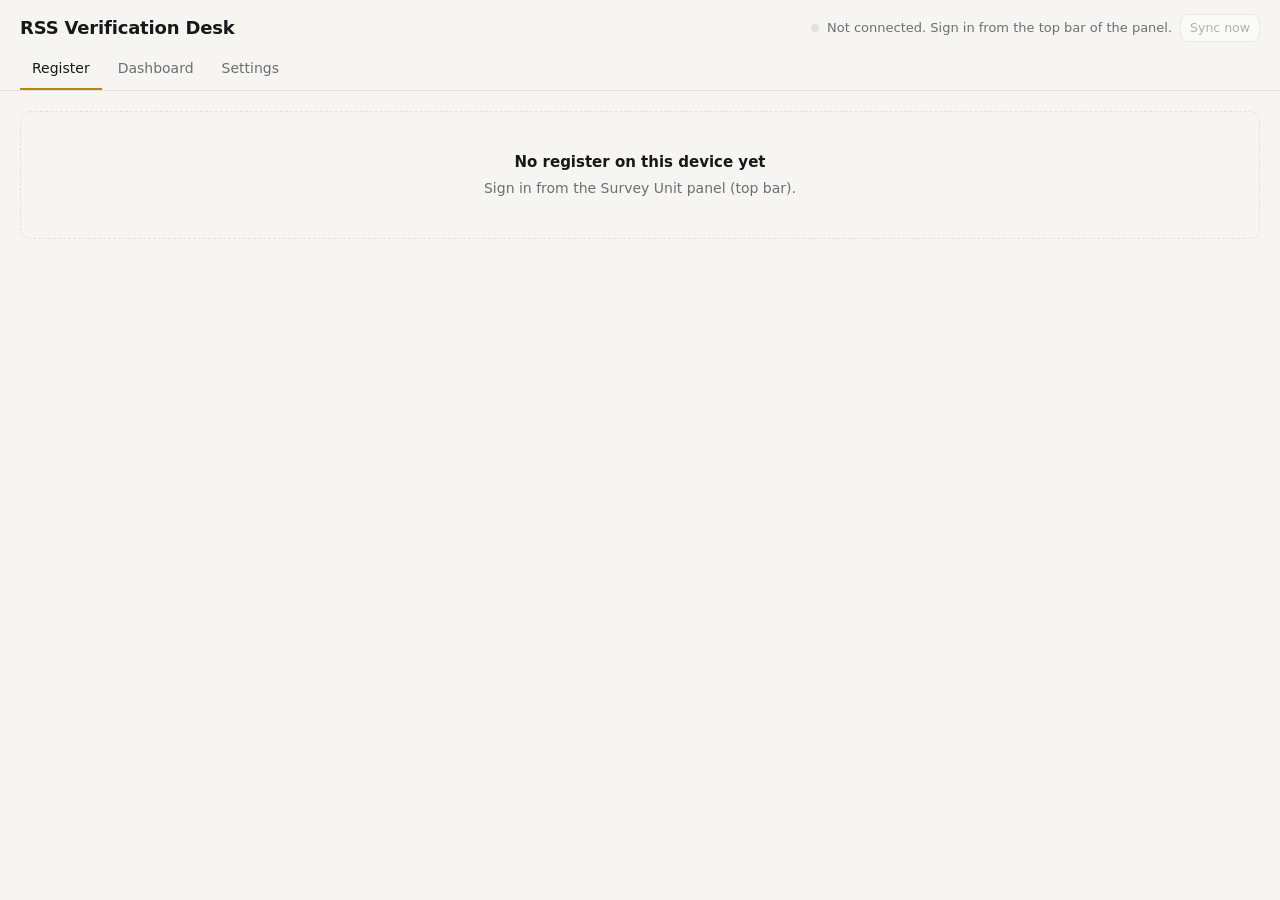
<file: apps/rss-desk.html>
<!doctype html>
<html lang="en">
<head>
<meta charset="utf-8">
<meta name="viewport" content="width=device-width, initial-scale=1">
<title>RSS Verification Desk</title>
<style>
/* RSS Verification Desk: checks the documentary requirements of each Requisition for Survey Services (RSS) against the
   checklist of form DARMSBT-LTISUR-F-01 REV 00. Part of the ACE Workbench (same look), same mechanics as SR Verification Desk:
   register from LAD BAL (MOD), every change saved on this device first, sent to the Google Sheet when online
   (backend/rss_desk.gs, ?app=rss of the Survey Unit web app), stale changes refused and shown, never overwritten. */
:root{
  --bg:#f6f5f2; --panel:#ffffff; --ink:#17181a; --muted:#6b6e73; --line:#e3e1dc; --hover:#f0eee9; --field:#ffffff;
  --accent:#b8860b; --accent-ink:#ffffff; --accent-soft:#f7efd9;
  --ok:#1d7a43; --ok-bg:#e3f2e8; --bad:#b3261e; --bad-bg:#fbe7e4; --warn:#8f5b00; --warn-bg:#fbf0d9; --info:#285fa8; --info-bg:#e6eef9;
  --shadow:0 1px 2px rgba(0,0,0,.05); --shadow-lg:0 16px 40px rgba(0,0,0,.2);
  --font:"Inter","IBM Plex Sans","Segoe UI",system-ui,sans-serif; --mono:"IBM Plex Mono",Consolas,monospace;
  --r:10px; --gap-l:20px; --hl:#fff200; --hl-ink:#17181a;
}
@media (prefers-color-scheme: dark){ :root:not([data-theme="light"]){
  --bg:#0e0f10; --panel:#17181a; --ink:#ececea; --muted:#9a9c9f; --line:#2a2c2f; --hover:#1f2023; --field:#121315;
  --accent:#e0b03c; --accent-ink:#17130a; --accent-soft:#2a230f;
  --ok:#5fcf8c; --ok-bg:#14271b; --bad:#f2877d; --bad-bg:#331714; --warn:#e3b24f; --warn-bg:#2e2310; --info:#86b2f0; --info-bg:#15233a;
  --shadow:0 1px 2px rgba(0,0,0,.4); --shadow-lg:0 16px 40px rgba(0,0,0,.6); --hl:#5a5410; --hl-ink:#fff6a8; color-scheme:dark; } }
:root[data-theme="dark"]{
  --bg:#0e0f10; --panel:#17181a; --ink:#ececea; --muted:#9a9c9f; --line:#2a2c2f; --hover:#1f2023; --field:#121315;
  --accent:#e0b03c; --accent-ink:#17130a; --accent-soft:#2a230f;
  --ok:#5fcf8c; --ok-bg:#14271b; --bad:#f2877d; --bad-bg:#331714; --warn:#e3b24f; --warn-bg:#2e2310; --info:#86b2f0; --info-bg:#15233a;
  --shadow:0 1px 2px rgba(0,0,0,.4); --shadow-lg:0 16px 40px rgba(0,0,0,.6); --hl:#5a5410; --hl-ink:#fff6a8; color-scheme:dark; }

*{box-sizing:border-box}
html,body{margin:0}
body{background:var(--bg);color:var(--ink);font:14px/1.45 var(--font);min-height:100vh}
:focus-visible{outline:2px solid var(--accent);outline-offset:2px}
button,input,select,textarea{font:inherit;color:inherit}
.mono{font-family:var(--mono);font-variant-numeric:tabular-nums}
.muted{color:var(--muted)}

header.top{position:sticky;top:0;z-index:5;background:var(--bg);border-bottom:1px solid var(--line)}
.hrow{display:flex;align-items:center;gap:12px;padding:14px var(--gap-l) 0;flex-wrap:wrap}
.hrow h1{font-size:18px;margin:0;letter-spacing:-.01em}
.sync{display:flex;align-items:center;gap:8px;font-size:13px;color:var(--muted);margin-left:auto;min-width:0}
.sync span:not(.dot){overflow:hidden;text-overflow:ellipsis;white-space:nowrap}
.dot{width:8px;height:8px;border-radius:50%;background:var(--line);flex:none}
.dot.on{background:var(--ok)} .dot.off{background:var(--warn)} .dot.err{background:var(--bad)}
.tabs{display:flex;gap:4px;padding:8px var(--gap-l) 0;overflow-x:auto;scrollbar-width:none}
.tab{border:0;background:none;padding:8px 12px 10px;border-bottom:2px solid transparent;color:var(--muted);cursor:pointer;font-weight:500;white-space:nowrap}
.tab:hover{color:var(--ink)}
.tab[aria-selected="true"]{color:var(--ink);border-bottom-color:var(--accent)}

main{padding:var(--gap-l);max-width:1280px;margin:0 auto}
.btn{display:inline-flex;align-items:center;justify-content:center;gap:6px;height:34px;padding:0 12px;border-radius:8px;border:1px solid var(--line);background:var(--panel);cursor:pointer;font-weight:500;text-decoration:none;white-space:nowrap}
.btn:hover{background:var(--hover)}
.btn.primary{background:var(--accent);border-color:var(--accent);color:var(--accent-ink)}
.btn.primary:hover{filter:brightness(1.06)}
.btn.danger{color:var(--bad);border-color:var(--bad)}
.btn.okb{color:var(--ok);border-color:var(--ok)}
.btn.sm{height:28px;padding:0 9px;font-size:12.5px}
.btn.ghost{border-color:transparent;background:none}
.btn:disabled{opacity:.5;cursor:default}
.btn[hidden]{display:none}

.banner{display:flex;gap:12px;align-items:flex-start;padding:12px 14px;border-radius:var(--r);margin-bottom:var(--gap-l);border:1px solid}
.banner.bad{background:var(--bad-bg);border-color:var(--bad)}
.banner.warn{background:var(--warn-bg);border-color:var(--warn)}
.banner b{display:block;margin-bottom:2px}
.prob{border-top:1px solid var(--line);padding:10px 0 0;margin-top:10px;display:flex;gap:10px;flex-wrap:wrap;align-items:center}
.empty{padding:40px 20px;text-align:center;color:var(--muted);border:1px dashed var(--line);border-radius:var(--r)}
.empty b{display:block;color:var(--ink);font-size:15px;margin-bottom:4px}
.pill{display:inline-block;font-size:11.5px;font-weight:600;padding:1px 8px;border-radius:999px;background:var(--hover);color:var(--muted);white-space:nowrap}
.pill.in{background:var(--accent-soft);color:var(--accent)}
.pill.s-Ongoing{background:var(--info-bg);color:var(--info)}
.pill.s-Returned{background:var(--warn-bg);color:var(--warn)}
.pill.s-Complete{background:var(--ok-bg);color:var(--ok)}
.pill.wait{background:var(--accent-soft);color:var(--accent)}

/* Register */
.chips{display:flex;gap:6px;flex-wrap:wrap;margin-bottom:12px}
.chip{border:1px solid var(--line);background:var(--panel);border-radius:999px;padding:5px 12px;cursor:pointer;font-weight:500;font-size:13px}
.chip b{font-family:var(--mono);font-weight:600;margin-left:4px;color:var(--muted)}
.chip[aria-pressed="true"]{background:var(--accent);border-color:var(--accent);color:var(--accent-ink)}
.chip[aria-pressed="true"] b{color:inherit}
.filters{display:flex;gap:8px;flex-wrap:wrap;align-items:center;margin-bottom:12px}
.filters input,.filters select{height:34px;border:1px solid var(--line);border-radius:8px;background:var(--field);padding:0 10px;min-width:0;max-width:100%}
.filters input{flex:1 1 240px}
.count{font-size:12.5px;color:var(--muted);margin:0 0 8px}
.tblwrap{overflow-x:auto;border:1px solid var(--line);border-radius:var(--r);background:var(--panel)}
table.tbl{width:100%;border-collapse:separate;border-spacing:0}
.tbl th{font-size:11px;font-weight:600;letter-spacing:.05em;text-transform:uppercase;color:var(--muted);text-align:left;padding:9px 10px;border-bottom:1px solid var(--line);background:var(--bg);white-space:nowrap}
.tbl td{padding:8px 10px;border-bottom:1px solid var(--line);vertical-align:top}
.tbl tr:last-child td{border-bottom:0}
.tbl .num{text-align:right;font-family:var(--mono);font-variant-numeric:tabular-nums}
.tbl tbody tr[data-id]{cursor:pointer}
.tbl tbody tr[data-id]:hover td{background:var(--hover)}
.tbl td.own{max-width:240px}
.tbl select.lhs{height:30px;border:1px solid var(--line);border-radius:8px;background:var(--field);color:inherit;padding:0 6px;cursor:pointer}
.tbl small{display:block;color:var(--muted);font-size:12px}
.tbl select.lhm{max-width:210px}
.tbl th.sortable{cursor:pointer;user-select:none}
.tbl th.sortable:hover{color:var(--ink)}
.tbl th .arr{display:inline-block;margin-left:4px;opacity:.35}
.tbl th[aria-sort] .arr{opacity:1;color:var(--accent)}
.tbl tr.cf th{padding:0 6px 8px;text-transform:none;letter-spacing:0;font-weight:400}
.tbl tr.cf input,.tbl tr.cf select{width:100%;min-width:64px;height:28px;border:1px solid var(--line);border-radius:6px;background:var(--field);color:inherit;font:inherit;font-size:12px;padding:0 6px}
.tbl tr.cf .on{border-color:var(--accent);box-shadow:0 0 0 1px var(--accent) inset}
dialog.xp{border:1px solid var(--line);border-radius:var(--r);background:var(--bg);color:var(--ink);padding:0;width:min(720px,calc(100% - 32px));max-height:calc(100% - 32px);box-shadow:var(--shadow-lg)}
dialog.xp::backdrop{background:rgba(0,0,0,.4)}
dialog.xp form{display:flex;flex-direction:column;max-height:calc(100vh - 34px)}
.xphead{padding:14px var(--gap-l);border-bottom:1px solid var(--line);background:var(--panel)}
.xphead h2{margin:0;font-size:16px}
.xpbody{padding:var(--gap-l);overflow:auto}
.xpmods{display:flex;flex-direction:column;gap:6px;margin-bottom:14px}
.xpmods label{display:flex;gap:10px;align-items:center;background:var(--panel);border:1px solid var(--line);border-radius:8px;padding:8px 10px;cursor:pointer}
.xpmods label span{flex:1;min-width:0}
.xpmods .mono{color:var(--muted);font-size:12.5px;white-space:nowrap}
.xpsig{display:grid;grid-template-columns:repeat(2,minmax(0,1fr));gap:12px}
.xpfoot{display:flex;gap:8px;justify-content:flex-end;padding:12px var(--gap-l);border-top:1px solid var(--line);background:var(--panel)}
.more{display:flex;justify-content:center;margin-top:12px}

/* Dashboard */
.stats{display:grid;grid-template-columns:repeat(5,minmax(0,1fr));gap:10px;margin-bottom:16px}
.stat{background:var(--panel);border:1px solid var(--line);border-radius:var(--r);padding:10px 14px;box-shadow:var(--shadow)}
.stat .k{font-size:11px;font-weight:600;letter-spacing:.06em;text-transform:uppercase;color:var(--muted)}
.stat .v{font-size:22px;font-weight:600;font-family:var(--mono);font-variant-numeric:tabular-nums;margin-top:2px}
.bar{height:8px;border-radius:4px;background:var(--hover);overflow:hidden;display:flex;min-width:80px}
.bar i{display:block;height:100%}
.grid2{display:grid;grid-template-columns:1fr 1fr;gap:16px}
h3.sec{font-size:13px;letter-spacing:.04em;text-transform:uppercase;color:var(--muted);margin:0 0 8px}
/* Survey modules (Dashboard) */
.modyear{margin-bottom:24px}
.modtitle{margin:0 0 10px;padding:8px 12px;text-align:center;font-size:17px;letter-spacing:.02em;background:var(--accent-soft);border-radius:8px;position:relative}
.modtitle .modprint{position:absolute;right:8px;top:50%;transform:translateY(-50%);display:flex;gap:6px}
@media (max-width:720px){.modtitle{padding-bottom:44px}.modtitle .modprint{top:auto;bottom:6px;transform:none;left:8px;right:8px;justify-content:center}}
.modsec{font-size:13.5px;font-weight:700;margin:14px 0 6px}
.modtbl tr.modrow{cursor:pointer}
.modtbl tr.modrow:hover td,.modtbl tr.modrow.open td{background:var(--hover)}
.modtbl .caret{display:inline-block;width:1.1em;color:var(--muted);transition:transform .12s}
.modtbl tr.open .caret{transform:rotate(90deg);color:var(--accent)}
.modtbl tr.moddetail>td{background:var(--bg);padding:12px 14px 16px}
.modtbl tr.modtotal td{background:var(--hl);color:var(--hl-ink);font-weight:700}
.modedit{display:flex;gap:10px;flex-wrap:wrap;align-items:flex-end;margin-bottom:12px}
.modedit label.f{flex:1;min-width:160px}
.modinfo{display:flex;gap:18px;flex-wrap:wrap;margin-bottom:10px;font-size:13px}
.modinfo span{color:var(--muted)}

/* Drawer */
.scrim{position:fixed;inset:0;background:rgba(0,0,0,.4);z-index:20}
.drawer{position:fixed;top:0;right:0;bottom:0;width:min(760px,100%);background:var(--bg);z-index:21;display:flex;flex-direction:column;box-shadow:var(--shadow-lg)}
.scrim[hidden],.drawer[hidden]{display:none}
.dhead{display:flex;align-items:flex-start;gap:10px;padding:14px var(--gap-l);border-bottom:1px solid var(--line);background:var(--panel);flex-wrap:wrap}
.dhead h2{margin:0;font-size:16px}
.dbody{flex:1;overflow:auto;padding:var(--gap-l)}
.dfoot{display:flex;gap:8px;padding:12px var(--gap-l);border-top:1px solid var(--line);background:var(--panel);flex-wrap:wrap;align-items:center}
.info{display:grid;grid-template-columns:repeat(3,minmax(0,1fr));gap:8px 14px;background:var(--panel);border:1px solid var(--line);border-radius:var(--r);padding:12px 14px;margin-bottom:14px}
.info div{min-width:0}
.info span{display:block;font-size:11px;font-weight:600;letter-spacing:.05em;text-transform:uppercase;color:var(--muted)}
.info b{font-weight:500;overflow-wrap:anywhere}
.aspbox{background:var(--panel);border:1px solid var(--line);border-radius:var(--r);padding:12px 14px;margin-bottom:14px}
.aspbox h4{margin:0 0 6px;font-size:11px;font-weight:600;letter-spacing:.05em;text-transform:uppercase;color:var(--muted);display:flex;gap:8px;align-items:center}
.aspbox p{margin:4px 0 0;font-size:12.5px;color:var(--muted)}
.aspbox .tbl td,.aspbox .tbl th{font-size:12.5px}
.fgrid{display:grid;grid-template-columns:repeat(3,minmax(0,1fr));gap:12px;margin-bottom:14px}
label.f{display:flex;flex-direction:column;gap:4px;font-size:12.5px;font-weight:500;min-width:0}
label.f input,label.f select,label.f textarea{border:1px solid var(--line);border-radius:8px;background:var(--field);padding:7px 10px;font-size:14px;font-weight:400;width:100%}
label.f textarea{min-height:64px;resize:vertical}
input:disabled,select:disabled,textarea:disabled{background:var(--hover);opacity:1}
.ck{background:var(--panel);border:1px solid var(--line);border-radius:var(--r);overflow:hidden;margin-bottom:6px}
.ckrow{display:grid;grid-template-columns:28px minmax(0,1fr) auto;gap:6px 10px;padding:10px 12px;border-bottom:1px solid var(--line);align-items:start}
.ckrow:last-child{border-bottom:0}
.ckrow .no{font-family:var(--mono);color:var(--muted);font-size:12.5px;padding-top:4px}
.ckrow .lbl{font-weight:500;padding-top:3px}
.ckrow .rem{grid-column:2/-1;display:flex;gap:8px;align-items:center}
.ckrow .rem input[type=text]{flex:1;min-width:0;border:1px solid var(--line);border-radius:8px;background:var(--field);padding:6px 9px;font-size:13.5px}
.ckrow .rem label{display:flex;gap:4px;align-items:center;font-size:12.5px;color:var(--muted);white-space:nowrap}
.ckrow.L{background:var(--bad-bg)}
.ckrow.need .rem input[type=text]{border-color:var(--bad)}
.marks{display:inline-flex;border:1px solid var(--line);border-radius:8px;overflow:hidden}
.marks button{border:0;background:var(--panel);padding:4px 10px;cursor:pointer;font-weight:600;min-width:42px;border-right:1px solid var(--line)}
.marks button:last-child{border-right:0}
.marks button:disabled{cursor:default;opacity:.7}
.marks button[aria-pressed="true"].P{background:var(--ok);color:#fff}
.marks button[aria-pressed="true"].L{background:var(--bad);color:#fff}
.marks button[aria-pressed="true"].NA{background:var(--muted);color:var(--bg)}
.mods td{padding:6px}
.mods input{width:100%;border:1px solid var(--line);border-radius:8px;background:var(--field);padding:6px 9px}
.ferr{color:var(--bad);font-size:13px;width:100%}
.ferr:empty{display:none}
.hist{font-size:12.5px;border-left:2px solid var(--line);padding-left:12px;margin-top:14px}
.hist div{margin-bottom:6px}
.note{font-size:12.5px;color:var(--muted);margin:6px 0 0}

/* Settings */
.panel{background:var(--panel);border:1px solid var(--line);border-radius:var(--r);padding:var(--gap-l);margin-bottom:var(--gap-l);box-shadow:var(--shadow)}
.panel h2{font-size:15px;margin:0 0 4px}
.panel p{margin:0 0 14px;color:var(--muted)}
.row{display:flex;gap:10px;flex-wrap:wrap;align-items:flex-end}
.row label.f{flex:1;min-width:200px}

.toast{position:fixed;left:50%;bottom:20px;transform:translateX(-50%);background:var(--ink);color:var(--bg);padding:10px 16px;border-radius:8px;z-index:40;font-weight:500;box-shadow:var(--shadow-lg);max-width:calc(100% - 32px)}
.toast[hidden]{display:none}

/* Printed form (page 1 of DARMSBT-LTISUR-F-01) */
#print{display:none}
@media print{
  @page{size:A4;margin:14mm}
  body{background:#fff;color:#000;font:11pt/1.35 Arial,Helvetica,sans-serif}
  header.top,main,.scrim,.drawer,.toast{display:none!important}
  #print{display:block}
  #print h1{font-size:13pt;text-align:center;margin:0 0 2mm}
  #print .sub{text-align:center;margin:0 0 5mm;font-size:10pt}
  #print table{width:100%;border-collapse:collapse;margin-bottom:5mm}
  #print td,#print th{border:1px solid #000;padding:2mm;vertical-align:top;font-size:10.5pt}
  #print th{font-weight:bold;text-align:center}
  #print .m{width:12mm;text-align:center;font-weight:bold;font-size:12pt}
  #print .head td{border:0;padding:0.8mm 0}
  #print h2{font-size:11pt;margin:4mm 0 2mm}
  #print .foot{text-align:right;font-size:9pt;margin-top:6mm}
  #print .sig{margin-top:10mm;display:flex;justify-content:space-between;font-size:10pt}
  #print.mods h1{font-size:14pt;margin-bottom:1mm}
  #print.mods h2{font-size:11pt;margin:5mm 0 2mm}
  #print.mods td,#print.mods th{padding:1.5mm 2mm;font-size:10pt}
  #print.mods .n{text-align:right;white-space:nowrap}
  #print.mods tr.tot td{font-weight:bold;background:#eee}
  #print.mods tr.grand td{font-weight:bold;background:#ddd}
  #print.mods table.lhs{margin:1mm 0 2mm 6mm;width:calc(100% - 6mm)}
  #print.mods table.lhs td,#print.mods table.lhs th{font-size:9pt;padding:1mm 1.5mm}
  #print.mods .signs{display:grid;grid-template-columns:repeat(3,1fr);gap:8mm;margin-top:12mm;font-size:10pt;break-inside:avoid}
  #print.mods .signs b{display:block;margin-top:9mm;border-top:1px solid #000;padding-top:1mm;text-transform:uppercase}
}

@media (max-width:720px){
  .hrow,.tabs,main{padding-left:16px;padding-right:16px}
  .sync{margin-left:0;width:100%}
  .stats{grid-template-columns:repeat(2,minmax(0,1fr))}
  .grid2{grid-template-columns:1fr}
  .info,.fgrid{grid-template-columns:1fr 1fr}
  .dhead,.dbody,.dfoot{padding-left:16px;padding-right:16px}
  .ckrow{grid-template-columns:22px minmax(0,1fr)}
  .ckrow .marks{grid-column:2}
  .ckrow .rem{flex-wrap:wrap}
  .xpsig{grid-template-columns:1fr}
  .tbl .hide-s{display:none}
}
@media (prefers-reduced-motion:no-preference){ .btn,.chip,.tab{transition:background .12s,border-color .12s} }
</style>
</head>
<body>
<header class="top">
  <div class="hrow">
    <h1>RSS Verification Desk</h1>
    <div class="sync"><span class="dot" id="sDot"></span><span id="sText">Not connected</span>
      <button class="btn sm" id="syncBtn">Sync now</button></div>
  </div>
  <nav class="tabs" role="tablist" id="tabs">
    <button class="tab" role="tab" data-v="reg">Register</button>
    <button class="tab" role="tab" data-v="dash">Dashboard</button>
    <button class="tab" role="tab" data-v="settings">Settings</button>
  </nav>
</header>
<main id="main"></main>
<dialog class="xp" id="xp" aria-labelledby="xpT"><form id="xpForm" method="dialog">
  <div class="xphead"><h2 id="xpT">Export survey module</h2>
    <div class="muted" style="font-size:12.5px">Excel file in the layout of the unit's module files: the module list (LHs grouped by module, area totals, signatories), a cost estimate for each module, and the summary of the survey module. In each cost estimate, check the number of monuments in the yellow cell (55 by default).</div></div>
  <div class="xpbody" id="xpBody"></div>
  <div class="xpfoot"><button type="button" class="btn ghost" id="xpCancel">Cancel</button><button type="button" class="btn primary" id="xpGo">Download Excel</button></div>
</form></dialog>

<div class="scrim" id="scrim" hidden></div>
<aside class="drawer" id="drawer" hidden aria-labelledby="dTitle" role="dialog">
  <div class="dhead"><div style="flex:1;min-width:200px"><h2 id="dTitle">RSS</h2><div class="muted" id="dSub" style="font-size:12.5px"></div></div>
    <div id="dBadges" style="display:flex;gap:6px;flex-wrap:wrap"></div><button class="btn ghost sm" id="dClose">Close</button></div>
  <div class="dbody" id="dBody"></div>
  <div class="dfoot">
    <div class="ferr" id="fErr" role="alert"></div>
    <button class="btn primary" id="fSave">Save</button>
    <button class="btn danger" id="fReturn">Return for compliance</button>
    <button class="btn" id="fRound">Compliance received</button>
    <button class="btn okb" id="fDone">Mark complete</button>
    <button class="btn" id="fReopen">Reopen</button>
    <span style="flex:1"></span>
    <button class="btn" id="fPrint">Print checklist</button>
    <button class="btn" id="fHist">History</button>
  </div>
</aside>
<div class="toast" id="toast" hidden role="status"></div>
<div id="print"></div>

<script>
"use strict";
const LS = "rss.v1", LS_REG = "rss.reg.v1";
// Page 1 of DARMSBT-LTISUR-F-01 REV 00, in its order (the server keeps the same list in RSS.ITEMS; kept here for offline and printing).
const ITEMS = [
  { id: "title", label: "PHILARIS copy of Title" },
  { id: "taxdec", label: "Tax Declaration No." },
  { id: "f2b", label: "Form 2-B (UPALs)" },
  { id: "f1", label: "Form 1 (conduct of Preliminary Ocular Inspection of LHs for coverage under CARP) with MARPO Certification" },
  { id: "f1a", label: "Form 1-A (Transmittal of accomplished CARPER LAD Form No.1)" },
  { id: "f2", label: "Form 2 (Certificate of Preliminary Projection)" },
  { id: "f3", label: "Form 3 (Notice of Coverage), if under CA" },
  { id: "aop", label: "Affidavit of Publication" },
  { id: "f28", label: "Form 28 (Preliminary list of potential ARBs)" },
  { id: "projmap", label: "DARPO Projection Map" },
  { id: "td", label: "Technical Description or Lot Data Computation" },
  { id: "cadmap", label: "Cadastral Map or reference plan" },
  { id: "f10b", label: "Form 10-B" },
  { id: "epcloa", label: "EP/CLOA" }   // added 2026-11-18 (user), last on the list
];
const STATUSES = ["Pending", "Ongoing Verification", "Returned for compliance", "Complete"];
const LH_STATUSES = ["For Module", "Compliance", "Pending"];   // column Status; set on the desk, kept in RSS LOG (lh_status)
const MARK = { P: "✓", L: "✗", NA: "N/A" };
const MARK_T = { P: "Present", L: "Lacking", NA: "Not applicable" };
const EDIT = ["verification", "round", "holder", "tax_dec", "checks", "prev_modules", "notes", "date_received", "date_returned", "date_complete", "lh_status", "lh_module", "survey_type", "fund_year"];
// Desk fields: Status, Module and Fund year (Survey type is kept for older records and the module export, no longer shown).
// Changing only these does not take the hold (the server follows the same rule).
const DESK = ["lh_status", "lh_module", "survey_type", "fund_year"];
const SURVEY_TYPES = ["SUBD/PLUM"];   // printed as SUBD/PLUM when an LH has none
const coll = new Intl.Collator(undefined, { numeric: true, sensitivity: "base" });
const PAGE = 200;

const $ = id => document.getElementById(id);
const esc = s => String(s == null ? "" : s).replace(/[&<>"']/g, c => ({ "&": "&amp;", "<": "&lt;", ">": "&gt;", '"': "&quot;", "'": "&#39;" }[c]));
const pad = n => String(n).padStart(2, "0");
const ymd = d => d.getFullYear() + "-" + pad(d.getMonth() + 1) + "-" + pad(d.getDate());
const today = () => ymd(new Date());
const fmtTime = iso => iso ? new Date(iso).toLocaleString("en-PH", { month: "short", day: "numeric", hour: "numeric", minute: "2-digit" }) : "";
const fmtDate = s => s ? new Date(s + "T00:00:00").toLocaleDateString("en-PH", { month: "short", day: "numeric", year: "numeric" }) : "";
const sKey = s => (s || "Pending").split(" ")[0];
const parse = (s, f) => { if (s && typeof s === "object") return s; try { const v = JSON.parse(s || ""); return v == null ? f : v; } catch (e) { return f; } };

/* ---------- State, kept on this device ---------- */
// One sign-in for every app of the Survey Unit panel: the web app address and key in localStorage "aw.signin".
function awSignin(url, key) {
  try {
    if (url !== undefined) localStorage.setItem("aw.signin", JSON.stringify({ url: url, key: key }));
    return JSON.parse(localStorage.getItem("aw.signin") || "null");
  } catch (e) { return null; }
}
function blank() { return { cfg: { url: "", key: "", device: "" }, me: null, people: [], items: {}, modules: {}, outbox: [], problems: [], lastPull: "", lastSync: "" }; }
function load() {
  let s = null;
  try { s = JSON.parse(localStorage.getItem(LS) || "null"); } catch (e) { s = null; }
  s = Object.assign(blank(), s || {});
  // Drop empty entries a broken click could leave in the saved problem list (they stopped every view from drawing).
  s.problems = (Array.isArray(s.problems) ? s.problems : []).filter(p => p && typeof p === "object");
  if (!s.cfg.device) s.cfg.device = (/Mobi|Android/i.test(navigator.userAgent) ? "PHONE-" : "PC-") + Math.random().toString(36).slice(2, 7).toUpperCase();
  if (window.RSS_HOSTED && window.RSS_HOSTED.url) s.cfg.url = window.RSS_HOSTED.url;
  const si = awSignin();
  if (si) { if (si.url && !window.RSS_HOSTED) s.cfg.url = si.url; s.cfg.key = si.key || ""; }
  return s;
}
function loadReg() { try { return JSON.parse(localStorage.getItem(LS_REG) || "null"); } catch (e) { return null; } }
let state = load(), reg = loadReg(), regRows = [], regById = {};
let storeOk = true;
function save() { try { localStorage.setItem(LS, JSON.stringify(state)); storeOk = true; } catch (e) { storeOk = false; } }
function saveReg() { try { localStorage.setItem(LS_REG, JSON.stringify(reg)); } catch (e) { toast("This device could not keep the register; it is read again at the next sync."); } }
function indexReg() {
  regRows = []; regById = {};
  if (!reg || !reg.fields) return;
  const F = reg.fields;
  reg.rows.forEach(a => { const o = {}; F.forEach((f, i) => { o[f] = a[i]; }); o.inside = a[1] === 1; regRows.push(o); regById[o.id] = o; });
}
indexReg();
// ASP database match (register fields asp_by, asp; backend rssAspMatch_): label, pill class, matched records.
const ASP_TXT = { survey: "In ASP database", title_lot: "In ASP (title + lot)", project_lot: "In ASP (project + lot)", not_found: "ASP no. not in database" };
const ASP_CLS = { survey: "s-Complete", title_lot: "s-Ongoing", project_lot: "s-Ongoing", not_found: "s-Returned" };
const aspFound = r => r.asp_by === "survey" || r.asp_by === "title_lot" || r.asp_by === "project_lot";
const hasAsp = () => !!(reg && reg.fields && reg.fields.includes("asp_by"));
const aspLabel = r => !hasAsp() ? "" : ASP_TXT[r.asp_by] || "No ASP record";
const aspRecs = r => { try { return r.asp ? JSON.parse(r.asp) : []; } catch (e) { return []; } };
function aspCell(r) {
  if (!hasAsp()) return '<span class="muted">—</span>';
  const rs = aspRecs(r), a = rs[0];
  return `<span class="pill ${ASP_CLS[r.asp_by] || ""}">${esc(aspLabel(r))}</span>` +
    (a ? `<small>${esc(a[1] || "")}${a[2] ? " · approved " + esc(a[2]) : ""}${rs.length > 1 ? " · +" + (rs.length - 1) + " more" : ""}</small>`
       : r.asp_no ? `<small>LAD BAL: ${esc(r.asp_no)}</small>` : "");
}
const isAdmin = () => !!state.me && state.me.role === "admin";
const pending = id => state.outbox.some(o => o.id === id);
const recOf = id => state.items[id] || null;
const statusOf = id => (recOf(id) && recOf(id).verification) || "Pending";
const canEdit = id => { const r = recOf(id); return !!state.me && (isAdmin() || !r || !r.holder || r.holder === state.me.name); };

/* ---------- Talking to the Sheet ---------- */
// The key is only ever sent to a Google Apps Script web app (or a test server on this PC).
const okAddr = u => /^https:\/\/script\.google\.com\/(a\/macros\/[\w.-]+|macros)\/s\/[\w-]+\/(exec|dev)$/.test(String(u || "")) || /^http:\/\/(localhost|127\.0\.0\.1)(:\d+)?\//.test(String(u || ""));
let syncing = false, syncAgain = false, online = navigator.onLine, lastError = "", sourceError = "";
async function call(method, payload) {
  const u = state.cfg.url;
  if (!okAddr(u)) throw new Error("The web app address in Settings is not a Google Apps Script address");
  let r;
  if (method === "GET") r = await fetch(u + (u.includes("?") ? "&" : "?") + new URLSearchParams(Object.assign({ key: state.cfg.key, app: "rss" }, payload)), { redirect: "follow" });
  else r = await fetch(u, { method: "POST", redirect: "follow", headers: { "Content-Type": "text/plain;charset=utf-8" }, body: JSON.stringify(Object.assign({ key: state.cfg.key, device: state.cfg.device, app: "rss" }, payload)) });
  const j = await r.json();
  if (!j.ok) throw Object.assign(new Error(j.error || "The Sheet refused the request"), { server: true });
  return j;
}

async function sync(quiet) {
  if (!state.cfg.url || !state.cfg.key) return;
  if (syncing) { syncAgain = true; return; }
  syncing = true; syncAgain = false; renderSync();
  try {
    if (state.outbox.length) {
      const sent = state.outbox.slice(), revs = sent.map(o => o.rev);
      const sheetNotes = [];   // Status set to For Module: what the server did to LAD BAL (MOD)
      const res = await call("POST", { changes: sent.map(o => o.type === "module" ? { type: "module", name: o.name, baseVersion: o.baseVersion, data: o.data } : { type: "save", id: o.id, baseVersion: o.baseVersion, data: o.data }) });
      res.results.forEach((r, i) => {
        const o = sent[i], changedSince = state.outbox.includes(o) && o.rev !== revs[i];   // edited again while this send was out: keep the newer edit queued
        if (!changedSince) state.outbox = state.outbox.filter(x => x !== o);
        if (o.type === "module") {
          const got = r.record || r.server;
          if (got) state.modules[o.name] = Object.assign({}, got); else if (r.result !== "saved") delete state.modules[o.name];
          if (changedSince && r.record) { o.baseVersion = r.record.version; Object.assign(state.modules[o.name], o.data); }
          if (r.result === "conflict" || r.result === "rejected") state.problems.push({ kind: r.result, module: true, id: o.id, what: "Module " + o.name,
            error: r.error, detail: "Changed by someone else first; the Sheet's copy is showing now." });
          if (r.check_error) state.problems.push({ kind: "rejected", module: true, id: o.id, what: "Module " + o.name, error: r.check_error });
          return;
        }
        const what = "LHID " + o.id + (regById[o.id] ? " · " + regById[o.id].landowner : "");
        if (r.sheet) sheetNotes.push(`LHID ${o.id}: ${r.sheet === "updated" ? "LAD Balance survey status updated" : r.sheet === "kept" ? "LAD Balance not changed" : "LAD Balance not updated"} (${r.sheet_note || ""})`);
        // Sheet checks: a change the Sheet did not take stays on the problem list until dismissed.
        if (r.sheet === "error") state.problems.push({ kind: "rejected", id: o.id, mine: o.data, what, error: "LAD Balance survey status NOT updated: " + (r.sheet_note || "") + ". Ask the Admin to run runSheetChecks." });
        if (r.check_error) state.problems.push({ kind: "rejected", id: o.id, mine: o.data, what, error: r.check_error });
        moduleResult(r, o.id, what, sheetNotes);
        if (r.result === "saved" || r.result === "same") {
          state.items[o.id] = Object.assign({}, r.record);
          if (changedSince) { o.baseVersion = r.record.version; Object.assign(state.items[o.id], shownOf(o.data)); }
        } else if (r.result === "conflict") {
          if (r.server) state.items[o.id] = Object.assign({}, r.server); else delete state.items[o.id];
          state.problems.push({ kind: "conflict", id: o.id, mine: o.data, what,
            detail: "Changed on another device or by another verifier first; the Sheet's copy is showing now." });
        } else {
          if (r.server) state.items[o.id] = Object.assign({}, r.server); else delete state.items[o.id];
          state.problems.push({ kind: "rejected", id: o.id, mine: o.data, error: r.error, what });
        }
      });
      if (res.people) state.people = res.people;
      state.me = res.me; save();
      if (sheetNotes.length) toast(sheetNotes.join(" · "));
    }
    // Ask with 2 minutes of overlap: a save that started just before the last pull can land just after it.
    const since = state.lastPull ? new Date(new Date(state.lastPull).getTime() - 120000).toISOString() : "";
    const p = await call("GET", { action: "pull", since });
    state.me = p.me; state.people = p.people || state.people; if (p.sign) state.sign = p.sign;
    (p.items || []).forEach(s => {
      const loc = state.items[s.id];
      if (pending(s.id)) return;                      // a local edit is queued: the next send settles it, or flags a conflict
      if (!loc || (Number(s.version) || 0) >= (Number(loc.version) || 0)) state.items[s.id] = s;
    });
    if (p.modules) {   // few rows: always the full list; a module change still queued here stays as typed
      const m = {}; p.modules.forEach(x => { m[x.name] = x; });
      Object.keys(state.modules || {}).forEach(k => { if (pending("MODULE:" + k)) m[k] = state.modules[k]; });
      state.modules = m;
    }
    if (p.module_stages) state.moduleStages = p.module_stages;
    state.lastPull = p.server_time; state.lastSync = new Date().toISOString(); lastError = ""; online = true;
    save();
    // The register (LAD BAL (MOD) + SUMMARY) is fetched again only when the server's copy is newer than this device's.
    if (!reg || reg.stamp !== p.stamp) {
      const g = await call("GET", { action: "register", stamp: reg ? reg.stamp : "" });
      sourceError = g.source_error || "";
      if (!g.same) { reg = { stamp: g.stamp, fields: g.fields, rows: g.rows, flags: g.flags || [], missing: g.missing || [], asp: g.asp || null, asp_error: g.asp_error || "" }; saveReg(); indexReg(); }
    }
  } catch (e) {
    lastError = e.server ? e.message : "";
    if (!e.server) online = false;
    if (!quiet && e.server) toast(e.message);
  } finally {
    syncing = false; render();
    if (editing) refreshDrawerHead();
    if (syncAgain && online && state.outbox.length) setTimeout(() => sync(true), 0);
  }
}

/* ---------- Local changes ---------- */
const shownOf = d => Object.assign({}, d, { checks: JSON.stringify(d.checks || {}), prev_modules: JSON.stringify(d.prev_modules || []) });
// deskOnly: the change sets only desk fields (Status, Module, Survey type), which do not take the hold.
function queueSave(id, data, baseOverride, deskOnly) {
  const cur = recOf(id) || { id, version: 0 };
  const o = state.outbox.find(x => x.id === id);
  if (o) { o.data = data; o.rev++; if (baseOverride !== undefined) o.baseVersion = baseOverride; }
  else state.outbox.push({ type: "save", id, baseVersion: baseOverride !== undefined ? baseOverride : Number(cur.version) || 0, data, rev: 1 });
  state.items[id] = Object.assign({}, cur, shownOf(data), { holder: data.holder || cur.holder || (state.me && !deskOnly ? state.me.name : "") });
  save(); render(); sync(true);
}

// A module's stage, contractor and ABC (Admin or Head). Sent with the next sync like a record save.
function queueModule(name, data) {
  const id = "MODULE:" + name, cur = state.modules[name] || { name, version: 0 };
  const o = state.outbox.find(x => x.id === id);
  if (o) { o.data = data; o.rev++; }
  else state.outbox.push({ type: "module", id, name, baseVersion: Number(cur.version) || 0, data, rev: 1 });
  state.modules[name] = Object.assign({}, cur, data);
  save(); render(); sync(true);
}

/* ---------- Rendering ---------- */
let view = "reg", fBal = "in", fStat = "", fTown = "", fText = "", fMine = false, shown = PAGE, editing = null, draft = null, cf = {}, sortK = "", sortD = 1;
try { const v = JSON.parse(sessionStorage.getItem("rss.view") || "null"); if (v) ({ view, fBal, fStat, fTown, fText, fMine, cf, sortK, sortD } = Object.assign({ view, fBal, fStat, fTown, fText, fMine, cf, sortK, sortD }, v)); } catch (e) {}
function render() {
  document.querySelectorAll(".tab").forEach(t => t.setAttribute("aria-selected", t.dataset.v === view));
  renderSync();
  // Keep the focus (and the caret) in the search box or a column filter while the page redraws.
  const ae = document.activeElement, aid = ae && ae.id && $("main").contains(ae) ? ae.id : "", pos = aid && ae.tagName === "INPUT" ? ae.selectionStart : null;
  // A drawing error shows on the page (with its message) instead of leaving it blank.
  let body;
  try { body = problemsHtml() + sourceHtml() + ({ reg: regHtml, dash: dashHtml, settings: settingsHtml }[view] || regHtml)(); }
  catch (e) {
    console.error("RSS Desk render failed", e);
    body = `<div class="banner bad" role="alert"><div><b>This view could not be drawn</b>${esc((e && e.message) || e)}<br><span class="muted">${esc(String((e && e.stack) || "").split("\n").slice(0, 3).join(" · "))}</span><br>Send this message to the Admin. Other tabs may still work.</div></div>`;
  }
  $("main").innerHTML = body;
  if (aid && $(aid)) { $(aid).focus(); if (pos !== null) try { $(aid).setSelectionRange(pos, pos); } catch (e) {} }
  try { sessionStorage.setItem("rss.view", JSON.stringify({ view, fBal, fStat, fTown, fText, fMine, cf, sortK, sortD })); } catch (e) {}
}
function renderSync() {
  const n = state.outbox.length;
  let cls = "", text;
  if (!state.cfg.url || !state.cfg.key) text = window.RSS_HOSTED ? "Not connected. Add your key in Settings." : "Not connected. Sign in from the top bar of the panel.";
  else if (syncing) { cls = "on"; text = "Syncing…"; }
  else if (lastError) { cls = "err"; text = lastError; }
  else if (!online) { cls = "off"; text = "Offline · " + (n ? n + (n === 1 ? " change" : " changes") + " kept on this device, will send when online" : "showing the copy on this device"); }
  else { cls = "on"; text = (state.me ? state.me.name + " · " : "") + (n ? n + " waiting to send" : "Synced " + fmtTime(state.lastSync)); }
  if (!storeOk) { cls = "err"; text = "This browser is not keeping changes on the device. Keep the page open until it syncs."; }
  $("sDot").className = "dot " + cls; $("sText").textContent = text;
  $("syncBtn").disabled = syncing || !state.cfg.url || !state.cfg.key;
}
// Desk-field write-back answers (rssWriteSheetField_: Module -> MODULE NO., Fund year -> FUND YEAR): written, same,
// a different value already in the Sheet (re-check), or failed.
function moduleResult(r, id, what, notes) {
  (r.sheet_fields || []).forEach(w => {
    const name = w.field === "fund_year" ? "fund year" : "module";
    if (w.sheet === "updated") notes.push(`LHID ${id}: LAD Balance ${w.note}`);
    else if (w.sheet === "recheck") state.problems.push({ kind: "recheck", id, what, field: w.field, label: w.label, was: w.was || "",
      error: `Re-check the ${name}: ${w.note}. The desk keeps your ${name}; the Sheet keeps its own until one is corrected.` });
    else if (w.sheet === "error") state.problems.push({ kind: "rejected", id, what, error: `LAD Balance ${w.label} NOT updated: ${w.note || ""}. Ask the Admin to run runSheetChecks.` });
  });
}
// Re-check notice: the Admin or a Head chooses to overwrite the Sheet cell with the desk's value (only if the cell still shows what was seen).
async function overwriteModule(p) {
  if (!p) return render();
  render();   // take the button away while the overwrite is out, so it cannot be clicked twice
  try {
    const res = await call("POST", { changes: [{ type: "sheetField", id: p.id, field: p.field || "lh_module", ack: p.was }] }), r = res.results[0], notes = [];
    if (r.result !== "saved") { state.problems.push({ kind: "rejected", id: p.id, what: p.what, error: r.error || r.result }); }
    else moduleResult(r, p.id, p.what, notes);
    if (notes.length) toast(notes.join(" · "));
  } catch (e) { state.problems.push(p); toast("Not sent: " + (e.message || e)); }
  save(); render();
}
function problemsHtml() {
  state.problems = state.problems.filter(p => p && typeof p === "object");
  if (!state.problems.length) return "";
  const boss = state.me && (state.me.role === "admin" || state.me.role === "head"), checks = state.problems.filter(p => p.kind === "recheck").length;
  return `<div class="banner bad" role="alert"><div style="flex:1"><b>${checks === state.problems.length ? `${checks} value${checks === 1 ? "" : "s"} to re-check against the Sheet` : `${state.problems.length} ${state.problems.length === 1 ? "change" : "changes"} need${state.problems.length === 1 ? "s" : ""} attention`}</b>
    ${state.problems.map((p, i) => `<div class="prob"><div style="flex:1;min-width:220px"><span class="mono">${esc(p.what)}</span><br><span class="muted">${esc(p.kind === "conflict" ? p.detail : p.error)}</span></div>
      ${p.kind === "conflict" && !p.module ? `<button class="btn sm" data-act="mine" data-i="${i}">Use my version</button>` : ""}
      ${p.kind === "recheck" && boss ? `<button class="btn sm" data-act="overwrite" data-i="${i}" title="Replace ${esc(p.was)} in ${esc(p.label || "MODULE NO.")} with the desk's value">Overwrite the Sheet</button>` : ""}
      ${p.module ? "" : `<button class="btn sm" data-act="open" data-i="${i}">Open mine</button>`}
      <button class="btn sm ghost" data-act="drop" data-i="${i}">Dismiss</button></div>`).join("")}</div></div>`;
}
function sourceHtml() {
  const bits = [];
  if (sourceError) bits.push("The LAD Balance workbook could not be read at the last refresh; the register is the last good copy. " + sourceError);
  if (reg && reg.missing && reg.missing.length) bits.push("Columns not found in LAD BAL (MOD): " + reg.missing.join(", ") + ". Those fields show blank.");
  return bits.length ? `<div class="banner warn"><div>${bits.map(esc).join("<br>")}</div></div>` : "";
}

function filtered() {
  const q = fText.trim().toUpperCase(), me = state.me && state.me.name;
  return regRows.filter(r => {
    if (fBal === "in" && !r.inside) return false;
    if (fBal === "out" && r.inside) return false;
    if (fStat && statusOf(r.id) !== fStat) return false;
    if (fTown && r.municipality !== fTown) return false;
    if (fMine && !(recOf(r.id) && recOf(r.id).holder === me)) return false;
    if (q && ![r.lhid, r.id, r.landowner, r.title, r.barangay, r.lot, r.rss_no, r.darmo].some(v => String(v || "").toUpperCase().includes(q))) return false;
    return true;
  });
}
const lhStatusOf = id => { const r = recOf(id); return r ? r.lh_status || "" : ""; };
const moduleOf = id => { const r = recOf(id); return r ? r.lh_module || "" : ""; };
const knownModules = () => [...new Set(Object.values(state.items).map(r => r.lh_module).filter(Boolean))].sort(coll.compare);
// Fund year suggestions: the years already in the register and on the desk.
const fundYears = () => [...new Set(regRows.map(r => r.fund_year).concat(Object.values(state.items).map(r => r.fund_year)).filter(Boolean))].sort(coll.compare);
// Register columns. f: the filter under the header ("text" = contains, "list" = pick a value); s: hidden on phones;
// v: the value sorted and filtered on; x: the grey second line, also searched by a text filter.
const COLS = [
  { k: "lhid", t: "LHID", f: "text", v: r => r.lhid || r.id },
  { k: "asp", t: "ASP database", f: "list", v: r => aspLabel(r), x: r => r.asp_no },
  { k: "owner", t: "Landowner", f: "text", v: r => r.landowner, x: r => r.survey_status },
  { k: "status", t: "Status", f: "list", v: r => lhStatusOf(r.id) },
  { k: "module", t: "Module", f: "list", v: r => moduleOf(r.id) },
  { k: "loc", t: "Location", f: "text", s: 1, v: r => r.municipality, x: r => r.barangay },
  { k: "title", t: "Title · Lot", f: "text", s: 1, v: r => r.title, x: r => r.lot },
  { k: "area", t: "Area (ha)", f: "", s: 1, n: 1, v: r => r.area },
  { k: "rss", t: "RSS no.", f: "text", s: 1, v: r => r.rss_no, x: r => r.rss_date },
  { k: "bal", t: "Balance", f: "", v: r => r.inside ? "Inside balance" : "Outside balance" },
  { k: "verif", t: "Verification", f: "list", v: r => statusOf(r.id) },
  { k: "holder", t: "Holder", f: "list", s: 1, v: r => (recOf(r.id) || {}).holder || "" }
];
const BLANK = "__blank";
function colFiltered(rows) {
  const act = COLS.filter(c => c.f && cf[c.k]);
  let out = !act.length ? rows : rows.filter(r => act.every(c => {
    const want = cf[c.k];
    if (c.f === "list") return want === BLANK ? !c.v(r) : String(c.v(r)) === want;
    const q = want.trim().toUpperCase();
    return !q || [c.v(r), c.x ? c.x(r) : ""].some(v => String(v || "").toUpperCase().includes(q));
  }));
  const c = sortK && COLS.find(x => x.k === sortK);
  if (c) out = out.slice().sort((a, b) => {
    const x = c.v(a), y = c.v(b), ex = x === "" || x == null, ey = y === "" || y == null;
    if (ex || ey) return ex && ey ? 0 : ex ? 1 : -1;              // blanks last either way
    if (c.n) { const nx = parseFloat(x), ny = parseFloat(y); if (!isNaN(nx) && !isNaN(ny)) return (nx - ny) * sortD; }
    return coll.compare(String(x), String(y)) * sortD;
  });
  return out;
}
function headHtml(base) {
  const th = c => `<th class="sortable${c.n ? " num" : ""}${c.s ? " hide-s" : ""}" data-sort="${c.k}" title="Sort by ${esc(c.t)}"${sortK === c.k ? ` aria-sort="${sortD > 0 ? "ascending" : "descending"}"` : ""}>${esc(c.t)}<span class="arr">${sortK === c.k ? (sortD > 0 ? "▲" : "▼") : "↕"}</span></th>`;
  const fl = c => {
    const cls = c.s ? ' class="hide-s"' : "", on = cf[c.k] ? ' class="on"' : "";
    if (c.f === "text") return `<th${cls}><input id="cf-${c.k}" data-cf="${c.k}" value="${esc(cf[c.k] || "")}" placeholder="Filter" aria-label="Filter ${esc(c.t)}"${on}></th>`;
    if (c.f !== "list") return `<th${cls}></th>`;
    const n = {}; let blank = 0;
    base.forEach(r => { const v = c.v(r); if (v) n[v] = (n[v] || 0) + 1; else blank++; });
    const vals = Object.keys(n).sort(coll.compare);
    if (cf[c.k] && cf[c.k] !== BLANK && !n[cf[c.k]]) vals.push(cf[c.k]);
    return `<th${cls}><select id="cf-${c.k}" data-cf="${c.k}" aria-label="Filter ${esc(c.t)}"${on}><option value="">All</option>` +
      (blank ? `<option value="${BLANK}" ${cf[c.k] === BLANK ? "selected" : ""}>${c.k === "holder" ? "Unassigned" : "Not set"} (${blank.toLocaleString()})</option>` : "") +
      vals.map(v => `<option value="${esc(v)}" ${cf[c.k] === v ? "selected" : ""}>${esc(v)} (${(n[v] || 0).toLocaleString()})</option>`).join("") + `</select></th>`;
  };
  return `<thead><tr>${COLS.map(th).join("")}</tr><tr class="cf">${COLS.map(fl).join("")}</tr></thead>`;
}
// Module column: a picker of the modules already used (or a new one) for whoever may change the record, text for others.
// The module no. in LAD BAL (MOD), if any, shows under it.
let MODS = [];
function moduleCell(r) {
  const v = moduleOf(r.id), old = r.module_no ? `<small title="Module no. in LAD BAL (MOD)">LAD BAL: ${esc(r.module_no)}</small>` : "";
  if (state.me && canEdit(r.id)) return `<select class="lhs lhm" data-lhm="${esc(r.id)}" aria-label="Module of LHID ${esc(r.id)}"><option value="">Not set</option>` +
    MODS.concat(v && !MODS.includes(v) ? [v] : []).map(m => `<option ${m === v ? "selected" : ""}>${esc(m)}</option>`).join("") + `<option value="__new">New module…</option></select>${old}`;
  return (v ? esc(v) : '<span class="muted">Not set</span>') + old;
}
const lhOptions = v => `<option value="">Not set</option>` + LH_STATUSES.map(s => `<option ${v === s ? "selected" : ""}>${s}</option>`).join("") +
  (v && !LH_STATUSES.includes(v) ? `<option selected>${esc(v)}</option>` : "");
// Status column: a picker for whoever may change the record, plain text for everyone else.
function lhStatusCell(id) {
  const rec = recOf(id), v = rec ? rec.lh_status || "" : "";
  if (state.me && canEdit(id)) return `<select class="lhs" data-lhs="${esc(id)}" aria-label="Status of LHID ${esc(id)}">${lhOptions(v)}</select>`;
  return v ? esc(v) : '<span class="muted">Not set</span>';
}
function regHtml() {
  if (!regRows.length) {
    return `<div class="empty"><b>No register on this device yet</b>${state.cfg.key ? "It is read from LAD BAL (MOD) at the first sync. Press Sync now." : (window.RSS_HOSTED ? "Add your key in Settings." : "Sign in from the Survey Unit panel (top bar).")}</div>`;
  }
  const nIn = regRows.filter(r => r.inside).length;
  const base = regRows.filter(r => fBal === "all" || (fBal === "in") === r.inside);
  const towns = [...new Set(regRows.map(r => r.municipality).filter(Boolean))].sort();
  const top = filtered(), rows = colFiltered(top), list = rows.slice(0, shown), nCol = COLS.filter(c => cf[c.k]).length;
  MODS = knownModules();
  const cnt = s => base.filter(r => statusOf(r.id) === s).length;
  return `<div class="chips" role="group" aria-label="Balance">
      ${[["in", "Inside balance", nIn], ["out", "Outside balance", regRows.length - nIn], ["all", "All LHs", regRows.length]].map(([k, l, n]) =>
        `<button class="chip" data-bal="${k}" aria-pressed="${fBal === k}">${l}<b>${n.toLocaleString()}</b></button>`).join("")}
    </div>
    <div class="filters">
      <input id="q" type="search" placeholder="Search LHID, landowner, title, barangay, lot, RSS no." value="${esc(fText)}" aria-label="Search">
      <select id="fStat" aria-label="Verification"><option value="">Every verification status</option>
        ${STATUSES.map(s => `<option value="${s}" ${fStat === s ? "selected" : ""}>${s} (${cnt(s).toLocaleString()})</option>`).join("")}</select>
      <select id="fTown" aria-label="Municipality"><option value="">Every municipality</option>${towns.map(t => `<option ${fTown === t ? "selected" : ""}>${esc(t)}</option>`).join("")}</select>
      <button class="chip" id="fMine" aria-pressed="${fMine}">Held by me</button>
      <button class="btn sm ghost" id="fClear">Clear filters</button>
      <button class="btn sm" id="xpOpen" title="Excel list of the LHs of one or more modules, in the survey module layout">Export module</button>
    </div>
    <p class="count">${rows.length.toLocaleString()} of ${regRows.length.toLocaleString()} LHs${nCol ? " · " + nCol + " column filter" + (nCol > 1 ? "s" : "") : ""}${reg && reg.stamp ? " · register read " + fmtTime(reg.stamp) : ""}${hasAsp() ? " · in ASP database: " + base.filter(aspFound).length.toLocaleString() : ""}</p>
    ${reg && reg.asp_error ? `<div class="banner warn"><div><b>ASP database not read</b>${esc(reg.asp_error)}. The ASP column is blank until the next register refresh reads it.</div></div>` : ""}
    ${top.length ? `<div class="tblwrap"><table class="tbl" data-tt="off">${headHtml(top)}<tbody>
      ${list.map(r => { const rec = recOf(r.id), st = statusOf(r.id); return `<tr data-id="${esc(r.id)}">
        <td class="mono">${esc(r.lhid)}${r.id.includes(" / ") ? `<small>lot ${esc(r.lot)}</small>` : ""}</td>
        <td>${aspCell(r)}</td>
        <td class="own">${esc(r.landowner)}<small>${esc(r.survey_status)}</small></td>
        <td>${lhStatusCell(r.id)}</td>
        <td>${moduleCell(r)}</td>
        <td class="hide-s">${esc(r.municipality)}<small>${esc(r.barangay)}</small></td>
        <td class="hide-s">${esc(r.title)}<small>${esc(r.lot)}${r.survey_no ? " · " + esc(r.survey_no) : ""}</small></td>
        <td class="num hide-s">${esc(r.area)}</td>
        <td class="hide-s">${esc(r.rss_no)}<small>${esc(r.rss_date)}</small></td>
        <td>${r.inside ? '<span class="pill in">Inside balance</span>' : '<span class="pill">Outside balance</span>'}</td>
        <td><span class="pill s-${sKey(st)}">${esc(st)}${rec && Number(rec.round) > 1 ? " · R" + rec.round : ""}</span>${pending(r.id) ? ' <span class="pill wait">not sent</span>' : ""}</td>
        <td class="hide-s">${esc(rec ? rec.holder : "")}</td></tr>`; }).join("")}
      </tbody></table></div>
      ${!rows.length ? `<div class="empty" style="margin-top:12px"><b>No LH matches the column filters</b>Change or clear them.</div>` : ""}
      ${rows.length > shown ? `<div class="more"><button class="btn" id="more">Show ${Math.min(PAGE, rows.length - shown)} more</button></div>` : ""}`
    : `<div class="empty"><b>No LH matches</b>Change the filters or the search.</div>`}`;
}

/* Survey modules, in the layout of the unit's "2022 SURVEY MODULES" sheet: one block per year (from the module name),
   a section per stage (A. BIDDED/AWARDED, B. FOR BIDDING), Module · Contractor · No. of LH · Area · ABC, a yellow total.
   Click a module to see its LHs (and, for the Admin or a Head, to set its stage, contractor and ABC). */
const MOD_STAGES = ["Bidded/Awarded", "For bidding"];
let openMod = "", modDraft = {};
const canModule = () => !!state.me && (state.me.role === "admin" || state.me.role === "head");
const modInfo = name => state.modules[name] || {};
const peso = v => v === "" || v == null || isNaN(+v) ? "" : (+v).toLocaleString("en-PH", { minimumFractionDigits: 2, maximumFractionDigits: 2 });
// Modules by year (from the module name) and stage: [{ y, secs: [[stage, letter, groups]] }], newest year first.
function modYears() {
  const groups = moduleGroups(), stages = (state.moduleStages || MOD_STAGES).slice(), years = {};
  groups.forEach(g => { const st = modInfo(g.name).stage; if (st && !stages.includes(st)) stages.push(st); const y = (/-(\d{4})\b/.exec(g.name) || [])[1] || ""; (years[y] = years[y] || []).push(g); });
  const fallback = stages[stages.length - 1] === "For bidding" || !stages.includes("For bidding") ? stages[stages.length - 1] : "For bidding";
  return Object.keys(years).sort((a, b) => (b || "0").localeCompare(a || "0")).map(y => ({ y,
    secs: stages.map(st => [st, "ABCDEFGH"[stages.indexOf(st)], years[y].filter(g => (modInfo(g.name).stage || fallback) === st)]).filter(x => x[2].length) }));
}
function modulesHtml() {
  const groups = moduleGroups();
  if (!groups.length) return `<div class="empty" style="margin-bottom:20px"><b>No survey module yet</b>Set the Module of the LHs in the register (column Module); each module then shows here with its contractor, number of LHs, area and ABC.</div>`;
  return modYears().map(({ y, secs }) =>
    `<section class="modyear"><h2 class="modtitle">${y ? y + " " : ""}SURVEY MODULES<span class="modprint"><button class="btn sm" data-modprint="${esc(y)}" title="Print this table">Print</button>` +
    `<button class="btn sm" data-modprint="${esc(y)}" data-withlhs="1" title="Print this table with the LHs of each module under it">Print with LHs</button></span></h2>` +
    secs.map(([st, L, gs]) => `<h3 class="modsec">${L}. ${esc(st.toUpperCase())}</h3>${modTable(gs)}`).join("") + `</section>`).join("");
}
// Prints one year's survey modules: the same sections and totals as the Dashboard, then the signatories of the module
// export (web app defaults, or the names last typed in Export module on this device). withLhs: each module's LHs under it.
function printModules(y, withLhs) {
  const yr = modYears().find(x => x.y === y);
  if (!yr) return toast("No survey module for " + (y || "that year") + ".");
  const sign = Object.assign({}, state.sign || {}, (state.xp || {}).sign || {});
  let gn = 0, garea = 0, gabc = 0, gAny = false;
  const sec = ([st, L, gs]) => {
    let n = 0, area = 0, abc = 0, any = false;
    const body = gs.map(g => {
      const m = modInfo(g.name);
      n += g.rows.length; area += g.area; if (m.abc !== "" && m.abc != null && !isNaN(+m.abc)) { abc += +m.abc; any = true; }
      const lhs = !withLhs ? "" : `<tr><td colspan="5" style="border:0;padding:0"><table class="lhs"><thead><tr><th>LHID</th><th>Landowner</th><th>Location</th><th>Title / Lot</th><th>Area (ha)</th></tr></thead><tbody>` +
        g.rows.map(({ rec, r }) => `<tr><td>${esc(r.lhid || rec.id)}</td><td>${esc(r.landowner || "")}</td><td>${esc([r.barangay, r.municipality].filter(Boolean).join(", "))}</td><td>${esc([r.title, r.lot].filter(Boolean).join(" / "))}</td><td class="n">${esc(r.area || "")}</td></tr>`).join("") + `</tbody></table></td></tr>`;
      return `<tr><td>${esc(g.name)}</td><td>${esc(m.contractor || "")}</td><td class="n">${g.rows.length}</td><td class="n">${g.area.toFixed(4)}</td><td class="n">${peso(m.abc)}</td></tr>` + lhs;
    }).join("");
    gn += n; garea += area; gabc += abc; gAny = gAny || any;
    return `<h2>${L}. ${esc(st.toUpperCase())}</h2><table><thead><tr><th>Module</th><th>Contractor</th><th>No. of LH</th><th>Area (has.)</th><th>ABC (PHP)</th></tr></thead><tbody>${body}` +
      `<tr class="tot"><td></td><td class="n">TOTAL:</td><td class="n">${n}</td><td class="n">${area.toFixed(4)}</td><td class="n">${any ? peso(abc) : ""}</td></tr></tbody></table>`;
  };
  const secs = yr.secs.map(sec).join("");
  const grand = yr.secs.length < 2 ? "" : `<table><tbody><tr class="grand"><td>ALL ${esc(y)} SURVEY MODULES</td><td class="n">GRAND TOTAL:</td><td class="n">${gn}</td><td class="n">${garea.toFixed(4)}</td><td class="n">${gAny ? peso(gabc) : ""}</td></tr></tbody></table>`;
  const signs = SIG_KEYS.filter(([k]) => k !== "earmarked").map(([k, l]) => { const s = sign[k] || {}; return `<div>${l}<b>${esc(s.name || "")}&nbsp;</b>${esc(s.pos || "")}</div>`; }).join("");
  $("print").className = "mods";
  $("print").innerHTML = `<h1>${y ? esc(y) + " " : ""}SURVEY MODULES</h1><p class="sub">PROVINCE OF MASBATE · Survey Unit, DARPO Masbate</p>${secs}${grand}
    <div class="signs">${signs}</div><p class="foot">Printed ${new Date().toLocaleString("en-PH")} from RSS Verification Desk</p>`;
  window.print();
}
function modTable(gs) {
  let n = 0, area = 0, abc = 0, anyAbc = false;
  const body = gs.map(g => {
    const m = modInfo(g.name), open = openMod === g.name;
    n += g.rows.length; area += g.area; if (m.abc !== "" && m.abc != null && !isNaN(+m.abc)) { abc += +m.abc; anyAbc = true; }
    return `<tr class="modrow${open ? " open" : ""}" data-mod="${esc(g.name)}" aria-expanded="${open}" tabindex="0">
        <td><span class="caret">▸</span>${esc(g.name)}${pending("MODULE:" + g.name) ? ' <span class="pill wait">not sent</span>' : ""}</td>
        <td>${m.contractor ? esc(m.contractor) : '<span class="muted">—</span>'}</td><td class="num">${g.rows.length}</td>
        <td class="num">${g.area.toFixed(4)}</td><td class="num">${peso(m.abc)}</td></tr>` + (open ? `<tr class="moddetail"><td colspan="5">${modDetail(g)}</td></tr>` : "");
  }).join("");
  return `<div class="tblwrap"><table class="tbl modtbl" data-tt="off"><thead><tr><th>Module</th><th>Contractor</th><th class="num">No. of LH</th><th class="num">Area (has.)</th><th class="num">ABC (PHP)</th></tr></thead><tbody>
    ${body}<tr class="modtotal"><td></td><td class="num">TOTAL:</td><td class="num">${n}</td><td class="num">${area.toFixed(4)}</td><td class="num">${anyAbc ? peso(abc) : ""}</td></tr></tbody></table></div>`;
}
function modDetail(g) {
  const m = modInfo(g.name), d = modDraft[g.name] || { stage: m.stage || "", contractor: m.contractor || "", abc: m.abc || "" };
  const stages = (state.moduleStages || MOD_STAGES);
  const top = canModule()
    ? `<div class="modedit"><label class="f"><span>Stage</span><select id="mStage" data-name="${esc(g.name)}">${stages.map(st => `<option ${(d.stage || "For bidding") === st ? "selected" : ""}>${esc(st)}</option>`).join("")}</select></label>
        <label class="f" style="flex:2"><span>Contractor</span><input id="mCon" data-name="${esc(g.name)}" value="${esc(d.contractor)}" maxlength="120" placeholder="e.g. ENGR. JUAN DELA CRUZ"></label>
        <label class="f"><span>ABC (PHP)</span><input id="mAbc" data-name="${esc(g.name)}" value="${esc(d.abc)}" inputmode="decimal" placeholder="0.00"></label>
        <button class="btn primary" id="mSave" data-name="${esc(g.name)}">Save</button><button class="btn" data-xpmod="${esc(g.name)}">Export this module</button></div>`
    : `<div class="modedit"><div class="modinfo"><div><span>Stage </span>${esc(m.stage || "For bidding")}</div><div><span>Contractor </span>${esc(m.contractor || "—")}</div><div><span>ABC </span>${m.abc ? "₱" + peso(m.abc) : "—"}</div></div>
        <button class="btn sm" data-xpmod="${esc(g.name)}">Export this module</button></div>`;
  const rows = g.rows.map(({ rec, r }) => `<tr data-id="${esc(rec.id)}"><td class="mono">${esc(r.lhid || rec.id)}</td><td class="own">${esc(r.landowner || "")}</td>
      <td>${esc(r.municipality || "")}<small>${esc(r.barangay || "")}</small></td><td>${esc(r.title || "")}<small>${esc(r.lot || "")}</small></td>
      <td class="num">${esc(r.area || "")}</td><td>${esc(rec.lh_status || "")}</td><td><span class="pill s-${sKey(rec.verification)}">${esc(rec.verification || "Pending")}</span></td><td>${esc(rec.holder || "")}</td></tr>`).join("");
  return top + `<div class="tblwrap"><table class="tbl" data-tt="off"><thead><tr><th>LHID</th><th>Landowner</th><th>Location</th><th>Title · Lot</th><th class="num">Area (ha)</th><th>Status</th><th>Verification</th><th>Holder</th></tr></thead><tbody>${rows}</tbody></table></div>
    <p class="note">${g.rows.length} LH${g.rows.length === 1 ? "" : "s"} · ${g.area.toFixed(4)} ha. Click an LH to open its RSS.</p>`;
}
function saveModule(name) {
  const abc = $("mAbc").value.replace(/[,\s₱]/g, "");
  if (abc && !/^\d+(\.\d{1,2})?$/.test(abc)) return toast("ABC must be an amount in pesos, for example 1250000 or 1,250,000.00");
  const data = { stage: $("mStage").value, contractor: $("mCon").value.replace(/\s+/g, " ").trim(), abc };
  delete modDraft[name];
  queueModule(name, data);
  toast("Module saved on this device" + (online ? "; sending to the Sheet." : ". It goes to the Sheet when online."));
}

function dashHtml() {
  if (!regRows.length) return `<div class="empty"><b>No register on this device yet</b>Sync first.</div>`;
  const ins = regRows.filter(r => r.inside);
  const n = s => ins.filter(r => statusOf(r.id) === s).length;
  const col = { "Pending": "var(--line)", "Ongoing Verification": "var(--info)", "Returned for compliance": "var(--warn)", "Complete": "var(--ok)" };
  const bar = rows => { const t = rows.length || 1; return `<div class="bar">${STATUSES.map(s => `<i style="width:${100 * rows.filter(r => statusOf(r.id) === s).length / t}%;background:${col[s]}" title="${s}"></i>`).join("")}</div>`; };
  const towns = {};
  ins.forEach(r => { const k = r.municipality || "(blank)"; (towns[k] = towns[k] || []).push(r); });
  const lack = {}, by = {};
  Object.values(state.items).forEach(rec => {
    if (rec.verification !== "Complete") Object.entries(parse(rec.checks, {})).forEach(([k, v]) => { if (v.m === "L") lack[k] = (lack[k] || 0) + 1; });
    if (rec.holder) { const b = by[rec.holder] = by[rec.holder] || { o: 0, r: 0, c: 0 }; if (rec.verification === "Complete") b.c++; else if (rec.verification === "Returned for compliance") b.r++; else b.o++; }
  });
  return modulesHtml() + `<h3 class="sec" style="margin-top:8px">RSS verification · inside balance</h3><div class="stats">
      <div class="stat"><div class="k">Inside balance</div><div class="v">${ins.length.toLocaleString()}</div></div>
      ${STATUSES.map(s => `<div class="stat"><div class="k">${s}</div><div class="v">${n(s).toLocaleString()}</div></div>`).join("")}
    </div>
    <p class="note" style="margin:-6px 0 14px">Counts are LHs inside balance (LHID listed in SUMMARY). Bars: Pending · Ongoing · Returned · Complete.</p>
    <div class="grid2">
      <div><h3 class="sec">Inside balance by municipality</h3><div class="tblwrap"><table class="tbl"><thead><tr><th>Municipality</th><th class="num">LHs</th><th class="num">Complete</th><th>Progress</th></tr></thead><tbody>
        ${Object.keys(towns).sort().map(t => `<tr><td>${esc(t)}</td><td class="num">${towns[t].length}</td><td class="num">${towns[t].filter(r => statusOf(r.id) === "Complete").length}</td><td>${bar(towns[t])}</td></tr>`).join("")}
      </tbody></table></div></div>
      <div><h3 class="sec">Documents most often lacking (open RSS)</h3>
        ${Object.keys(lack).length ? `<div class="tblwrap"><table class="tbl"><thead><tr><th>Document</th><th class="num">LHs</th></tr></thead><tbody>
          ${Object.entries(lack).sort((a, b) => b[1] - a[1]).map(([k, v]) => `<tr><td>${esc((ITEMS.find(x => x.id === k) || { label: k }).label)}</td><td class="num">${v}</td></tr>`).join("")}</tbody></table></div>`
          : `<div class="empty">No lacking document recorded yet.</div>`}
        <h3 class="sec" style="margin-top:16px">By verifier</h3>
        ${Object.keys(by).length ? `<div class="tblwrap"><table class="tbl"><thead><tr><th>Verifier</th><th class="num">Ongoing</th><th class="num">Returned</th><th class="num">Complete</th></tr></thead><tbody>
          ${Object.keys(by).sort().map(k => `<tr><td>${esc(k)}</td><td class="num">${by[k].o}</td><td class="num">${by[k].r}</td><td class="num">${by[k].c}</td></tr>`).join("")}</tbody></table></div>`
          : `<div class="empty">Nobody holds an RSS yet.</div>`}
      </div>
    </div>`;
}

function settingsHtml() {
  const s = awSignin(), shared = !!(s && s.key && s.key === state.cfg.key);
  return `<div class="panel"><h2>Sign-in</h2>
      ${window.RSS_HOSTED ? `<p>Your one key (the same key as Unit Desk and Time Log).</p>
      <div class="row"><input id="cUrl" type="hidden" value="${esc(state.cfg.url)}">
        <label class="f" style="max-width:200px"><span>Your key</span><input id="cKey" value="${esc(state.cfg.key)}" autocomplete="off" spellcheck="false" class="mono"></label>
        <button class="btn primary" id="cSave">Connect</button></div>` : `<p>One sign-in for every app: <b>Sign in</b> in the top bar of the Survey Unit panel. Sign out there too. ${shared && state.me ? "Signed in as <b>" + esc(state.me.name) + "</b> (" + esc(state.me.role) + ")." : "<b>Not signed in.</b>"}</p>`}
      <p class="note">Device ${esc(state.cfg.device)} · ${state.outbox.length} change(s) waiting · ${regRows.length.toLocaleString()} LHs in the register on this device</p></div>
    <div class="panel"><h2>Printing</h2><p>Blank checklist (page 1 of DARMSBT-LTISUR-F-01) for paper use, for example during an outage.</p>
      <button class="btn" id="pBlank">Print a blank checklist</button></div>
    <div class="panel"><h2>About the data</h2><p>Register: tab LAD BAL (MOD) of the LAD Balance workbook, refreshed by the web app every 15 minutes. <b>Inside balance</b> means the LHID is listed in tab SUMMARY of the same workbook. The app never writes to that workbook; verification records go to its own workbook (RSS LOG, RSS HISTORY).</p>
      <button class="btn danger" id="cForget">Remove this device's copy</button></div>`;
}

/* ---------- RSS panel ---------- */
function draftFrom(id) {
  const r = recOf(id) || {};
  return { verification: r.verification || "Pending", round: Number(r.round) || 1, holder: r.holder || "", tax_dec: r.tax_dec || "",
    checks: JSON.parse(JSON.stringify(parse(r.checks, {}))), prev_modules: parse(r.prev_modules, []).slice(), notes: r.notes || "",
    date_received: r.date_received || "", date_returned: r.date_returned || "", date_complete: r.date_complete || "", lh_status: r.lh_status || "", lh_module: r.lh_module || "", survey_type: r.survey_type || "", fund_year: r.fund_year || "" };
}
function openDrawer(id, preset) {
  if (!regById[id] && !recOf(id)) return toast("LHID " + id + " is not in the register on this device.");
  editing = id; draft = preset ? Object.assign(draftFrom(id), JSON.parse(JSON.stringify(preset))) : draftFrom(id);
  while (draft.prev_modules.length < 3) draft.prev_modules.push({ no: "", remarks: "" });
  $("fErr").textContent = "";
  drawDrawer();
  $("scrim").hidden = $("drawer").hidden = false;
  $("dBody").scrollTop = 0;
}
function refreshDrawerHead() {
  if (!editing) return;
  const g = regById[editing] || {}, rec = recOf(editing), st = draft.verification;
  $("dTitle").textContent = "LHID " + (g.lhid || editing) + (editing.includes(" / ") ? " · lot " + (g.lot || "") : "");
  $("dSub").textContent = [g.landowner, [g.barangay, g.municipality].filter(Boolean).join(", ")].filter(Boolean).join(" · ");
  $("dBadges").innerHTML = (g.inside ? '<span class="pill in">Inside balance</span>' : '<span class="pill">Outside balance</span>') +
    (hasAsp() ? `<span class="pill ${ASP_CLS[g.asp_by] || ""}">${esc(aspLabel(g))}</span>` : "") +
    `<span class="pill s-${sKey(st)}">${esc(st)}${draft.round > 1 ? " · round " + draft.round : ""}</span>` + (pending(editing) ? '<span class="pill wait">not sent</span>' : "") +
    (rec && rec.version ? `<span class="pill">v${rec.version}</span>` : "");
}
function aspBox(g) {
  if (!hasAsp()) return "";
  const rs = aspRecs(g), src = reg.asp ? `${esc(reg.asp.tab)}, ${Number(reg.asp.n).toLocaleString()} records, read with the register ${fmtTime(reg.stamp)}` : "";
  const why = { survey: `Found by survey no.: ASP NO. in LAD BAL (${esc(g.asp_no)}) is the NewSurveyNumber below.`,
    title_lot: "Found by Title no. and Lot no. together; LAD BAL has no ASP NO. that matches. Check that it is the same lot.",
    project_lot: `Found by project no., lot and area: Survey no. in LAD BAL (${esc(g.survey_no)}) is the ProjectNumber, Lot no. ${esc(g.lot)} holds the LotNumber, and the areas agree. The ASP record has no title no. Check that it is the same lot.`,
    not_found: `LAD BAL shows ASP NO. ${esc(g.asp_no)}, but no record of the ASP database has that survey no. Check the number or the database.` }[g.asp_by]
    || "No ASP NO. in LAD BAL and no record with this Title no. and Lot no.";
  return `<div class="aspbox"><h4>ASP database <span class="pill ${ASP_CLS[g.asp_by] || ""}">${esc(aspLabel(g))}</span></h4>
    ${rs.length ? `<div class="tblwrap"><table class="tbl" data-tt="off"><thead><tr><th>ASP record</th><th>Survey no.</th><th>Approved</th><th class="num">Area (ha)</th><th>Title · Lot</th><th>Module</th></tr></thead><tbody>
      ${rs.map(a => `<tr><td class="mono">${esc(a[0])}</td><td class="mono">${esc(a[1])}${a[8] ? `<small>${esc(a[8])}</small>` : ""}</td><td>${esc(a[2])}<small>${a[7] ? "surveyed " + esc(a[7]) : ""}</small></td><td class="num">${esc(a[3])}</td><td>${esc(a[4])}<small>${esc(a[5])}</small></td><td>${esc(a[6])}</td></tr>`).join("")}
      </tbody></table></div>` : ""}
    <p>${why}</p>${src ? `<p>Source: ${src}.</p>` : ""}</div>`;
}
function drawDrawer() {
  const g = regById[editing] || {}, can = canEdit(editing), rec = recOf(editing), dis = can ? "" : "disabled";
  refreshDrawerHead();
  const info = [["Title no.", g.title], ["Lot no.", g.lot], ["Survey no.", g.survey_no], ["Area (ha)", g.area], ["MOA", g.moa], ["Phase", g.phase],
    ["DARMO", g.darmo], ["MARPO", g.marpo], ["Land class", g.land_class], ["RSS no.", g.rss_no], ["RSS date", g.rss_date], ["Submitted RSS doc.", g.rss_doc],
    ["ASP no. (LAD BAL)", g.asp_no], ["Date of ASP (LAD BAL)", g.asp_date], ["Module no.", g.module_no], ["Fund year", g.fund_year], ["Survey status", g.survey_status], ["Workability", g.workability], ["Remarks (LAD BAL)", g.remarks]]
    .filter(x => x[1]);
  const people = state.people.length ? state.people : (state.me ? [state.me] : []);
  const nLack = lackIds().length;
  $("dBody").innerHTML = `
    ${!can && state.me ? `<div class="banner warn"><div><b>Held by ${esc(rec.holder)}</b>Only they or the Admin can change this RSS. You can read and print it.</div></div>` : ""}
    ${!state.me ? `<div class="banner warn"><div><b>Not signed in</b>Sign in to verify; you can still read and print.</div></div>` : ""}
    <div class="info">${info.map(([k, v]) => `<div><span>${k}</span><b>${esc(v)}</b></div>`).join("") || '<div class="muted">No register details for this LHID.</div>'}</div>
    ${aspBox(g)}
    <div class="fgrid">
      <label class="f"><span>Date RSS documents received</span><input type="date" id="dRec" value="${esc(draft.date_received)}" ${dis}></label>
      <label class="f"><span>Holder (verifier)</span><select id="dHolder" ${isAdmin() ? "" : "disabled"}><option value="">${draft.holder ? "" : "Unassigned (first to mark holds it)"}</option>
        ${people.map(p => `<option ${draft.holder === p.name ? "selected" : ""}>${esc(p.name)}</option>`).join("")}${draft.holder && !people.some(p => p.name === draft.holder) ? `<option selected>${esc(draft.holder)}</option>` : ""}</select></label>
      <label class="f"><span>Status</span><select id="dLhs" ${dis}>${lhOptions(draft.lh_status)}</select></label>
      <label class="f"><span>Module</span><input id="dMod" list="dModList" value="${esc(draft.lh_module)}" maxlength="60" placeholder="e.g. LOT-01-M-2027 (NL)" ${dis}>
        <datalist id="dModList">${knownModules().map(m => `<option value="${esc(m)}">`).join("")}</datalist></label>
      <label class="f"><span>Fund year</span><input id="dFy" list="dFyList" value="${esc(draft.fund_year)}" maxlength="20" placeholder="${esc(g.fund_year ? "Sheet: " + g.fund_year : "e.g. 2027")}" title="Saved here and written to FUND YEAR in LAD BAL (MOD)" ${dis}>
        <datalist id="dFyList">${fundYears().map(m => `<option value="${esc(m)}">`).join("")}</datalist></label>
      <label class="f"><span>Tax Declaration No.</span><input id="dTax" value="${esc(draft.tax_dec)}" maxlength="120" ${dis}></label>
    </div>
    <h3 class="sec">Documentary requirements</h3>
    <div class="ck" id="ck">${ITEMS.map((it, i) => { const c = draft.checks[it.id] || {}; const need = c.m === "L" && !c.r;
      return `<div class="ckrow ${c.m === "L" ? "L" : ""} ${need ? "need" : ""}" data-item="${it.id}">
        <span class="no">${i + 1}</span><span class="lbl">${esc(it.label)}</span>
        <span class="marks" role="group" aria-label="${esc(it.label)}">${["P", "L", "NA"].map(m => `<button type="button" class="${m}" data-mark="${m}" aria-pressed="${c.m === m}" title="${MARK_T[m]}" ${dis}>${MARK[m]}</button>`).join("")}</span>
        <span class="rem"><input type="text" data-rem placeholder="${c.m === "L" ? "Remarks (needed to return)" : "Remarks"}" value="${esc(c.r || "")}" maxlength="1000" aria-label="Remarks on ${esc(it.label)}" ${dis}>
          <label title="Tick when the follow-up written in the remark is done"><input type="checkbox" data-fu ${c.f ? "checked" : ""} ${dis}> Done</label></span></div>`; }).join("")}</div>
    <p class="note">✓ present · ✗ lacking · N/A not applicable. ${marked()} of ${ITEMS.length} marked${nLack ? ", " + nLack + " lacking" : ""}. A lacking document needs a remark before the RSS is returned for compliance.</p>
    <h3 class="sec" style="margin-top:16px">Previous module</h3>
    <div class="tblwrap"><table class="tbl mods"><thead><tr><th style="width:42%">Module no.</th><th>Remarks</th></tr></thead><tbody>
      ${draft.prev_modules.map((m, i) => `<tr><td><input data-mod="${i}" data-k="no" value="${esc(m.no)}" aria-label="Module no. ${i + 1}" ${dis}></td><td><input data-mod="${i}" data-k="remarks" value="${esc(m.remarks)}" aria-label="Module remarks ${i + 1}" ${dis}></td></tr>`).join("")}
    </tbody></table></div>
    ${g.module_no && can && !draft.prev_modules.some(m => m.no === g.module_no) ? `<p class="note"><button class="btn sm" id="useMod">Use ${esc(g.module_no)} from LAD BAL (MOD)</button></p>` : ""}
    <label class="f" style="margin-top:14px"><span>Notes</span><textarea id="dNotes" maxlength="1000" ${dis}>${esc(draft.notes)}</textarea></label>
    <p class="note">${[draft.date_returned ? "Returned " + fmtDate(draft.date_returned) : "", draft.date_complete ? "Complete " + fmtDate(draft.date_complete) : "",
      rec && rec.updated_by ? "Last saved by " + esc(rec.updated_by) + " " + fmtTime(rec.updated_at) : ""].filter(Boolean).join(" · ")}</p>
    <div id="dHist"></div>`;
  buttons();
}
function readForm() {
  if (!editing || !$("dTax")) return;
  draft.tax_dec = $("dTax").value.trim(); draft.date_received = $("dRec").value; draft.notes = $("dNotes").value.trim(); draft.lh_status = $("dLhs").value; draft.lh_module = $("dMod").value.trim().replace(/\s+/g, " "); draft.fund_year = $("dFy").value.trim().replace(/\s+/g, " ");
  if (isAdmin()) draft.holder = $("dHolder").value;
  document.querySelectorAll("#ck .ckrow").forEach(row => {
    const id = row.dataset.item, c = draft.checks[id] || {};
    c.r = row.querySelector("[data-rem]").value.trim(); c.f = row.querySelector("[data-fu]").checked;
    if (c.m || c.r || c.f) draft.checks[id] = c; else delete draft.checks[id];
  });
  document.querySelectorAll("[data-mod]").forEach(el => { draft.prev_modules[+el.dataset.mod][el.dataset.k] = el.value.trim(); });
}
const marked = () => ITEMS.filter(it => (draft.checks[it.id] || {}).m).length;
const lackIds = () => ITEMS.filter(it => (draft.checks[it.id] || {}).m === "L");
function buttons() {
  const can = canEdit(editing), st = draft.verification;
  $("fSave").hidden = !can; $("fReturn").hidden = !can || st === "Complete" || st === "Returned for compliance";
  $("fRound").hidden = !can || st !== "Returned for compliance";
  $("fDone").hidden = !can || st === "Complete"; $("fReopen").hidden = !can || st !== "Complete";
  $("fHist").hidden = !recOf(editing) || !recOf(editing).version;
}
function commit(next) {
  readForm();
  const d = JSON.parse(JSON.stringify(draft));
  Object.assign(d, next || {});
  d.prev_modules = d.prev_modules.filter(m => m.no || m.remarks);
  Object.keys(d.checks).forEach(k => { const c = d.checks[k]; if (!c.m && !c.r && !c.f) delete d.checks[k]; });
  if (d.verification === "Pending" && Object.values(d.checks).some(c => c.m)) d.verification = "Ongoing Verification";
  const before = draftFrom(editing); before.prev_modules = before.prev_modules.filter(m => m.no || m.remarks);
  if (recOf(editing) && JSON.stringify(EDIT.map(k => d[k])) === JSON.stringify(EDIT.map(k => before[k]))) { closeDrawer(); return toast("No change to save."); }
  const deskOnly = EDIT.filter(k => k !== "holder" && !DESK.includes(k)).every(k => JSON.stringify(d[k]) === JSON.stringify(before[k]));
  queueSave(editing, d, undefined, deskOnly);
  toast("Saved on this device" + (online ? "; sending to the Sheet." : ". It goes to the Sheet when online."));
  closeDrawer();
}
function closeDrawer() { $("scrim").hidden = $("drawer").hidden = true; editing = null; draft = null; }
async function showHistory() {
  $("dHist").innerHTML = '<p class="muted">Loading history…</p>';
  try {
    const h = await call("GET", { action: "history", id: editing });
    $("dHist").innerHTML = `<div class="hist"><b>History</b>${h.history.slice().reverse().map(x => `<div><span class="mono">v${x.version}</span> · ${esc(fmtTime(x.time))} · ${esc(x.by)}<br><span class="muted">${esc(describe(x.changed))}</span></div>`).join("") || "<div>No saved versions.</div>"}</div>`;
  } catch (e) { $("dHist").innerHTML = `<p class="muted">History needs a connection. ${esc(e.message)}</p>`; }
}
function describe(changed) {
  const c = parse(changed, {}), out = [];
  Object.keys(c).forEach(k => {
    if (k === "checks") { const m = parse(c[k], {}); out.push("checklist: " + (Object.entries(m).filter(([, v]) => v.m).map(([i, v]) => ((ITEMS.find(x => x.id === i) || { label: i }).label.split(" (")[0]) + " " + MARK[v.m]).join(", ") || "cleared")); }
    else if (k === "prev_modules") out.push("previous module: " + (parse(c[k], []).map(x => x.no).join(", ") || "cleared"));
    else out.push(k.replace(/_/g, " ") + ": " + (c[k] || "—"));
  });
  return out.join(" · ");
}

/* ---------- Printing ---------- */
function printForm(id) {
  const g = id ? regById[id] || {} : {};
  if (id && editing === id) readForm();
  const d = id ? (editing === id ? draft : draftFrom(id)) : { checks: {}, prev_modules: [], tax_dec: "" };
  const mods = d.prev_modules.filter(m => m.no || m.remarks);
  while (mods.length < 3) mods.push({ no: "", remarks: "" });
  const line = (k, v) => `<tr><td style="width:38%">${k}</td><td>${esc(v || "")}</td></tr>`;
  $("print").className = "";
  $("print").innerHTML = `<h1>RSS VERIFICATION CHECKLIST</h1><p class="sub">Requisition for Survey Services · DARPO Masbate</p>
    <table class="head">${line("LHID", g.lhid)}${line("Landowner", g.landowner)}${line("Location", [g.barangay, g.municipality].filter(Boolean).join(", "))}${line("Title no. / Lot no.", [g.title, g.lot].filter(Boolean).join(" / "))}${line("Area (ha)", g.area)}${line("RSS no. / date", [g.rss_no, g.rss_date].filter(Boolean).join(" / "))}${line("Status of landholding", id ? (g.inside ? "Inside balance" : "Outside balance") : "")}</table>
    <h2>DOCUMENTARY REQUIREMENTS:</h2>
    <table><thead><tr><th class="m"></th><th>Documents</th><th style="width:38%">Remarks</th></tr></thead><tbody>
      ${ITEMS.map(it => { const c = d.checks[it.id] || {}; return `<tr><td class="m">${c.m ? MARK[c.m] : ""}</td><td>${esc(it.label)}${it.id === "taxdec" ? " " + (d.tax_dec ? "<u>" + esc(d.tax_dec) + "</u>" : "________________") : ""}</td><td>${c.r ? (c.f ? "☑ " : "☐ ") + esc(c.r) : ""}</td></tr>`; }).join("")}
    </tbody></table>
    <h2>PREVIOUS MODULE:</h2>
    <table><thead><tr><th class="m"></th><th>Module No.</th><th style="width:45%">Remarks</th></tr></thead><tbody>
      ${mods.map(m => `<tr><td class="m">${m.no ? "✓" : ""}</td><td>${esc(m.no)}&nbsp;</td><td>${esc(m.remarks)}</td></tr>`).join("")}</tbody></table>
    ${id ? `<p>Verification: <b>${esc(d.verification || "Pending")}</b>${d.round > 1 ? ", round " + d.round : ""}${d.notes ? "<br>Notes: " + esc(d.notes) : ""}</p>` : ""}
    <div class="sig"><span>Verified by: ${esc(id && d.holder ? d.holder : "______________________")}</span><span>Date: ${id && d.date_complete ? fmtDate(d.date_complete) : "______________"}</span></div>
    <p class="foot">DARMSBT-LTISUR-F-01 REV 00 · printed ${new Date().toLocaleString("en-PH")} from RSS Verification Desk</p>`;
  window.print();
}

/* ---------- Survey module export (.xlsx in the layout of the "2027 SURVEY MODULE" list, written in the browser) ----------
   One sheet: title, header row, then each chosen module: its name, its LHs (sorted by municipality, barangay, LHID),
   the total of LAD_Area; then the signatories. Defaults for the signatories come from the web app (pull: sign). */
const SIG_KEYS = [["prepared", "Prepared by:"], ["checked", "Checked by:"], ["approved", "Approved by:"], ["earmarked", "Earmarked:"]];
function moduleGroups() {
  const g = {};
  Object.values(state.items).forEach(rec => { if (rec.lh_module) (g[rec.lh_module] = g[rec.lh_module] || []).push(rec); });
  return Object.keys(g).sort(coll.compare).map(m => {
    const rows = g[m].map(rec => ({ rec, r: regById[rec.id] || { lhid: rec.lhid || rec.id } }))
      .sort((a, b) => coll.compare(a.r.municipality || "", b.r.municipality || "") || coll.compare(a.r.barangay || "", b.r.barangay || "") || coll.compare(a.r.lhid || "", b.r.lhid || ""));
    return { name: m, rows, area: rows.reduce((t, x) => t + (parseFloat(x.r.area) || 0), 0) };
  });
}
const modYear = m => { const y = /-(\d{4})\b/.exec(m || ""); return y ? y[1] : String(new Date().getFullYear()); };
function openExport() {
  const groups = moduleGroups(), xp = state.xp || {}, sign = Object.assign({}, state.sign || {}, xp.sign || {});
  const pick = groups.length === 1 ? [groups[0].name] : (xp.pick || []).filter(m => groups.some(g => g.name === m));
  $("xpBody").innerHTML = !groups.length
    ? `<div class="empty"><b>No LH has a module yet</b>Set the Module of the LHs in the register (column Module, or the Module field of an RSS), then export.</div>`
    : `<h3 class="sec">Modules</h3><div class="xpmods">${groups.map(g => `<label><input type="checkbox" data-xpm="${esc(g.name)}" ${!pick.length || pick.includes(g.name) ? "checked" : ""}>
        <span><b>${esc(g.name)}</b></span><span class="mono">${g.rows.length} LH${g.rows.length === 1 ? "" : "s"} · ${g.area.toFixed(4)} ha</span></label>`).join("")}</div>
      <div class="fgrid" style="grid-template-columns:repeat(2,minmax(0,1fr))">
        <label class="f"><span>Title</span><input id="xpT1" value="${esc(xp.t1 || modYear((pick[0] || groups[0].name)) + " SURVEY MODULE")}"></label>
        <label class="f"><span>Second line</span><input id="xpT2" value="${esc(xp.t2 || "PROVINCE OF MASBATE")}"></label></div>
      <h3 class="sec">Signatories</h3><div class="xpsig">${SIG_KEYS.map(([k, l]) => `<div><label class="f"><span>${l.replace(":", "")}</span>
        <input id="xpN-${k}" value="${esc((sign[k] || {}).name || "")}" aria-label="${l} name"></label>
        <label class="f" style="margin-top:6px"><input id="xpP-${k}" value="${esc((sign[k] || {}).pos || "")}" aria-label="${l} position"></label></div>`).join("")}</div>
      <p class="note">The names and positions are filled from the web app; a change here is kept on this device for the next export.</p>`;
  $("xpGo").disabled = !groups.length;
  const d = $("xp"); if (d.showModal) d.showModal(); else d.setAttribute("open", "");
}
function closeExport() { const d = $("xp"); if (d.close) d.close(); else d.removeAttribute("open"); }
function doExport() {
  const groups = moduleGroups(), pick = [...document.querySelectorAll("[data-xpm]")].filter(c => c.checked).map(c => c.dataset.xpm);
  const use = groups.filter(g => pick.includes(g.name));
  if (!use.length) return toast("Tick at least one module.");
  const sign = {}; SIG_KEYS.forEach(([k]) => { sign[k] = { name: $("xpN-" + k).value.trim(), pos: $("xpP-" + k).value.trim() }; });
  state.xp = { pick, t1: $("xpT1").value.trim(), t2: $("xpT2").value.trim(), sign }; save();
  const blob = moduleXlsx(use, state.xp.t1, state.xp.t2, sign);
  const name = (use.length === 1 ? use[0].name : state.xp.t1 || "Survey module").replace(/[\\/:*?"<>|]+/g, "-").replace(/\s+/g, " ").trim();
  const a = document.createElement("a");
  a.href = URL.createObjectURL(blob); a.download = name + ".xlsx";
  document.body.appendChild(a); a.click(); setTimeout(() => { URL.revokeObjectURL(a.href); a.remove(); }, 1000);
  closeExport();
  toast("Saved " + a.download + " (" + use.reduce((t, g) => t + g.rows.length, 0) + " LHs).");
}

const CRC = (() => { const t = new Uint32Array(256); for (let n = 0; n < 256; n++) { let c = n; for (let k = 0; k < 8; k++) c = c & 1 ? 0xEDB88320 ^ (c >>> 1) : c >>> 1; t[n] = c >>> 0; } return t; })();
function crc32(b) { let c = 0xFFFFFFFF; for (let i = 0; i < b.length; i++) c = CRC[(c ^ b[i]) & 0xFF] ^ (c >>> 8); return (c ^ 0xFFFFFFFF) >>> 0; }
function zip(files) { // stored (no compression); files: [[name, string]]
  const enc = new TextEncoder(), parts = [], central = []; let off = 0;
  files.forEach(([name, text]) => {
    const n = enc.encode(name), d = enc.encode(text), crc = crc32(d);
    const h = new DataView(new ArrayBuffer(30));
    h.setUint32(0, 0x04034b50, true); h.setUint16(4, 20, true); h.setUint16(6, 0x0800, true); h.setUint16(8, 0, true);
    h.setUint32(14, crc, true); h.setUint32(18, d.length, true); h.setUint32(22, d.length, true); h.setUint16(26, n.length, true);
    parts.push(new Uint8Array(h.buffer), n, d);
    const cd = new DataView(new ArrayBuffer(46));
    cd.setUint32(0, 0x02014b50, true); cd.setUint16(4, 20, true); cd.setUint16(6, 20, true); cd.setUint16(8, 0x0800, true);
    cd.setUint32(16, crc, true); cd.setUint32(20, d.length, true); cd.setUint32(24, d.length, true); cd.setUint16(28, n.length, true); cd.setUint32(42, off, true);
    central.push(new Uint8Array(cd.buffer), n);
    off += 30 + n.length + d.length;
  });
  const csize = central.reduce((m, p) => m + p.length, 0);
  const e = new DataView(new ArrayBuffer(22));
  e.setUint32(0, 0x06054b50, true); e.setUint16(8, files.length, true); e.setUint16(10, files.length, true); e.setUint32(12, csize, true); e.setUint32(16, off, true);
  return new Blob([...parts, ...central, new Uint8Array(e.buffer)], { type: "application/vnd.openxmlformats-officedocument.spreadsheetml.sheet" });
}
/* Workbook in the layout of the unit's module files (Module_LOT-11-M-2026(NL)_Continuing.xlsx, read 2026-11-18):
   sheet 1 the module list, then one "_estimate" (cost estimate) per module, then "Summary" (summary of the survey module).
   The estimate and summary sheets take module name, location, area and number of LHs from the list by formula, as in
   the unit's files; every formula also carries its value, so the file reads right even before Excel recalculates. */
const XP_NUM = { area: 164, acct: 165, php: 166, money: 167 };
const XP_FONTS = [
  '<font><sz val="11"/><name val="Arial Narrow"/><family val="2"/></font>',          // 0 data
  '<font><b/><sz val="11"/><name val="Arial Narrow"/><family val="2"/></font>',      // 1
  '<font><b/><sz val="12"/><name val="Arial Narrow"/><family val="2"/></font>',      // 2 titles, headers, names
  '<font><sz val="11"/><name val="Calibri"/><family val="2"/></font>',               // 3 estimate
  '<font><b/><sz val="11"/><name val="Calibri"/><family val="2"/></font>',           // 4
  '<font><b/><sz val="10"/><name val="Calibri"/><family val="2"/></font>',           // 5
  '<font><sz val="12"/><name val="Arial Narrow"/><family val="2"/></font>'           // 6 labels
];
const XP_FILLS = ["none", "gray125", "FFF2F2F2", "FFFFFF00", "FFDDD9C3"];
// name: [numFmtId, fontId, fillId, border, horizontal, wrap]
const XP_XF = {
  base: [0, 0, 0, 0], title: [0, 2, 0, 0, "center"], head: [0, 2, 2, 1, "center", 1], modname: [0, 2, 0, 0], txt: [0, 0, 0, 1], ctr: [0, 0, 0, 1, "center"],
  area: [XP_NUM.area, 0, 0, 1, "right"], total: [XP_NUM.area, 2, 0, 0, "right"], lbl: [0, 6, 0, 0], sig: [0, 2, 0, 0], cnt: [1, 2, 0, 0, "center"],
  eT: [0, 3, 0, 0], eB: [0, 4, 0, 0], eTb: [0, 3, 0, 1], eBb: [0, 4, 0, 1], eMb: [XP_NUM.acct, 3, 0, 1], eM: [XP_NUM.acct, 3, 0, 0], eN2: [XP_NUM.money, 3, 0, 0],
  eY: [1, 3, 3, 0], eNb: [1, 3, 0, 1], eArea: [XP_NUM.area, 4, 0, 0, "left"], eLoc: [0, 5, 0, 0], eSay: [XP_NUM.acct, 4, 0, 0], ePhp: [XP_NUM.php, 4, 0, 0],
  sHead: [0, 2, 4, 1, "center", 1], sT: [0, 6, 0, 1], sN: [1, 6, 0, 1, "center"], sA: [XP_NUM.area, 6, 0, 1], sM: [XP_NUM.acct, 6, 0, 1],
  sBT: [0, 2, 0, 1], sBN: [1, 2, 0, 1, "center"], sBA: [XP_NUM.area, 2, 0, 1], sBM: [XP_NUM.acct, 2, 0, 1], sigC: [0, 2, 0, 0, "center"], lblC: [0, 6, 0, 0, "center"]
};
const XP_XF_NAMES = Object.keys(XP_XF), XS = Object.fromEntries(XP_XF_NAMES.map((k, i) => [k, i]));
const XP_STYLES = `<?xml version="1.0" encoding="UTF-8" standalone="yes"?><styleSheet xmlns="http:\/\/schemas.openxmlformats.org/spreadsheetml/2006/main">` +
  `<numFmts count="4"><numFmt numFmtId="164" formatCode="0.0000"/><numFmt numFmtId="165" formatCode="_(* #,##0.00_);_(* \\(#,##0.00\\);_(* &quot;-&quot;??_);_(@_)"/>` +
  `<numFmt numFmtId="166" formatCode="_(&quot;Php&quot;* #,##0.00_);_(&quot;Php&quot;* \\(#,##0.00\\);_(&quot;Php&quot;* &quot;-&quot;??_);_(@_)"/><numFmt numFmtId="167" formatCode="#,##0.00"/></numFmts>` +
  `<fonts count="${XP_FONTS.length}">${XP_FONTS.join("")}</fonts>` +
  `<fills count="${XP_FILLS.length}">${XP_FILLS.map(f => f.length > 7 ? `<fill><patternFill patternType="solid"><fgColor rgb="${f}"/><bgColor indexed="64"/></patternFill></fill>` : `<fill><patternFill patternType="${f}"/></fill>`).join("")}</fills>` +
  `<borders count="2"><border><left/><right/><top/><bottom/><diagonal/></border><border><left style="thin"><color auto="1"/></left><right style="thin"><color auto="1"/></right><top style="thin"><color auto="1"/></top><bottom style="thin"><color auto="1"/></bottom><diagonal/></border></borders>` +
  `<cellStyleXfs count="1"><xf numFmtId="0" fontId="0" fillId="0" borderId="0"/></cellStyleXfs><cellXfs count="${XP_XF_NAMES.length}">` +
  XP_XF_NAMES.map(k => { const [n, f, fl, b, h, w] = XP_XF[k];
    return `<xf numFmtId="${n}" fontId="${f}" fillId="${fl}" borderId="${b}" xfId="0" applyNumberFormat="1" applyFont="1" applyFill="1" applyBorder="1" applyAlignment="1"><alignment vertical="center"${h ? ` horizontal="${h}"` : ""}${w ? ' wrapText="1"' : ""}/></xf>`; }).join("") +
  `</cellXfs><cellStyles count="1"><cellStyle name="Normal" xfId="0" builtinId="0"/></cellStyles></styleSheet>`;

const xmlEsc = v => String(v == null ? "" : v).replace(/[&<>"]/g, c => ({ "&": "&amp;", "<": "&lt;", ">": "&gt;", '"': "&quot;" }[c])).replace(/[\x00-\x08\x0B\x0C\x0E-\x1F]/g, "");
const sheetRef = name => `'${name.replace(/'/g, "''")}'!`;
// A sheet under construction: put(ref, value, style). value: text, number, or { f: formula, v: its value }.
function xpSheet(name) {
  const rows = {}, sh = { name, merges: [], widths: [], ht: {}, last: 0 };
  sh.put = (ref, v, st) => { const m = /^([A-Z]+)(\d+)$/.exec(ref), r = +m[2]; (rows[r] = rows[r] || {})[m[1]] = [v, XS[st]]; sh.last = Math.max(sh.last, r); };
  sh.xml = extra => {
    const cell = (ref, v, s) => {
      if (v && typeof v === "object") {
        const val = v.v, t = typeof val === "string" ? ' t="str"' : "";
        return `<c r="${ref}" s="${s}"${t}><f>${xmlEsc(v.f)}</f>${val === undefined || val === "" ? "" : `<v>${xmlEsc(typeof val === "number" ? +val.toFixed(10) : val)}</v>`}</c>`;
      }
      if (v === "" || v == null) return `<c r="${ref}" s="${s}"/>`;
      if (typeof v === "number" && isFinite(v)) return `<c r="${ref}" s="${s}"><v>${v}</v></c>`;
      return `<c r="${ref}" s="${s}" t="inlineStr"><is><t xml:space="preserve">${xmlEsc(v)}</t></is></c>`;
    };
    const colIdx = c => [...c].reduce((n, ch) => n * 26 + ch.charCodeAt(0) - 64, 0);
    const data = Object.keys(rows).map(Number).sort((a, b) => a - b).map(r => `<row r="${r}"${sh.ht[r] ? ` ht="${sh.ht[r]}" customHeight="1"` : ""}>` +
      Object.keys(rows[r]).sort((a, b) => colIdx(a) - colIdx(b)).map(c => cell(c + r, rows[r][c][0], rows[r][c][1])).join("") + `</row>`).join("");
    return `<?xml version="1.0" encoding="UTF-8" standalone="yes"?><worksheet xmlns="http:\/\/schemas.openxmlformats.org/spreadsheetml/2006/main" xmlns:r="http:\/\/schemas.openxmlformats.org/officeDocument/2006/relationships">` +
      `<sheetPr><pageSetUpPr fitToPage="1"/></sheetPr><sheetViews><sheetView workbookViewId="0" showGridLines="0"/></sheetViews><sheetFormatPr defaultRowHeight="15"/>` +
      `<cols>${sh.widths.map((w, i) => w ? `<col min="${i + 1}" max="${i + 1}" width="${w}" customWidth="1"/>` : "").join("")}</cols>` +
      `<sheetData>${data}</sheetData>` + (sh.merges.length ? `<mergeCells count="${sh.merges.length}">${sh.merges.map(m => `<mergeCell ref="${m}"/>`).join("")}</mergeCells>` : "") +
      `<printOptions horizontalCentered="1"/><pageMargins left="0.4" right="0.4" top="0.5" bottom="0.5" header="0.3" footer="0.3"/>` +
      `<pageSetup paperSize="${sh.paper || 9}" orientation="${sh.orient || "landscape"}" fitToWidth="1" fitToHeight="0"/></worksheet>`;
  };
  return sh;
}
// "Aroroy, Dimasalang, and Monreal" from the module's municipalities, as in the unit's files.
function placeList(rows) {
  const t = [...new Set(rows.map(x => String(x.r.municipality || "").trim()).filter(Boolean))].map(s => s.toLowerCase().replace(/(^|[\s.-])\S/g, c => c.toUpperCase()));
  return t.length < 3 ? t.join(" and ") : t.slice(0, -1).join(", ") + ", and " + t[t.length - 1];
}

function moduleXlsx(groups, t1, t2, sign) {
  const sg = k => sign[k] || {};
  // ---- Sheet 1: the module list
  const L = xpSheet((groups.length === 1 ? groups[0].name : "Survey module").replace(/[\\/?*[\]:]/g, "-").slice(0, 31));
  L.widths = [13.3, 14, 11.2, 26.7, 9, 10.5, 18.2, 21.3, 17.3, 12.8, 12.3, 15, 30];
  L.put("A1", t1, "title"); L.merges.push("A1:L1"); L.ht[1] = 18;
  L.put("A2", t2, "title"); L.merges.push("A2:L2"); L.ht[2] = 18;
  ["SURVEY_RSS NUM", "LHID", "Title Number", "LOName", "MOA", "Phase", "MCD Name", "BarangayName", "Survey Number", "Lot Number", "LAD_Area", "SURVEY TYPE"]
    .forEach((h, i) => L.put("ABCDEFGHIJKL"[i] + 4, h, "head")); L.ht[4] = 33;
  let r = 5, grand = 0;
  const refs = groups.map(g => {
    const ref = { name: g.name, nameRef: "A" + r, n: g.rows.length, area: Math.round(g.area * 10000) / 10000, loc: placeList(g.rows) };
    L.put("A" + r, g.name, "modname"); r++;
    const first = r;
    g.rows.forEach(({ rec, r: x }) => {
      const area = parseFloat(x.area), st = ["txt", "txt", "txt", "txt", "ctr", "txt", "txt", "txt", "txt", "ctr", "area", "ctr"];
      [x.rss_no || "", x.lhid || rec.id, x.title || "", x.landowner || "", x.moa || "", x.phase || "", x.municipality || "", x.barangay || "", x.survey_no || "", x.lot || "",
        isNaN(area) ? (x.area || "") : area, rec.survey_type || "SUBD/PLUM"].forEach((v, i) => L.put("ABCDEFGHIJKL"[i] + r, v, st[i]));
      r++;
    });
    const lastRow = r - 1;
    L.put("M" + first, ref.loc, "lbl"); ref.locRef = "M" + first;
    L.put("K" + r, { f: `SUM(K${first}:K${lastRow})`, v: ref.area }, "total"); ref.areaRef = "K" + r;
    L.put("M" + r, { f: `SUBTOTAL(3,K${first}:K${lastRow})`, v: ref.n }, "cnt"); ref.cntRef = "M" + r;
    ref.type = (g.rows.find(x => x.rec.survey_type) || { rec: {} }).rec.survey_type || "SUBD/PLUM";
    grand += g.area; r++;
    return ref;
  });
  if (groups.length > 1) { L.put("J" + r, "TOTAL", "sig"); L.put("K" + r, { f: refs.map(x => x.areaRef).join("+"), v: Math.round(grand * 10000) / 10000 }, "total"); r++; }
  r++;
  L.put("A" + r, "Prepared by:", "lbl"); L.put("F" + r, "Checked by:", "lbl"); L.put("J" + r, "Approved by:", "lbl"); r += 3;
  const sig = { prepared: ["A" + r, "A" + (r + 1)], checked: ["F" + r, "F" + (r + 1)], approved: ["J" + r, "J" + (r + 1)] };
  L.put("A" + r, sg("prepared").name, "sig"); L.put("F" + r, sg("checked").name, "sig"); L.put("J" + r, sg("approved").name, "sig"); r++;
  L.put("A" + r, sg("prepared").pos, "lbl"); L.put("F" + r, sg("checked").pos, "lbl"); L.put("J" + r, sg("approved").pos, "lbl"); r += 2;
  L.put("D" + r, "Earmarked:", "lbl"); r += 3;
  L.put("D" + r, sg("earmarked").name, "sig"); L.put("D" + (r + 1), sg("earmarked").pos, "lbl");
  L.printArea = `$A$1:$L$${r + 1}`;
  const q = sheetRef(L.name), sigVal = (k, i) => i ? sg(k).pos : sg(k).name;

  // ---- One cost estimate per module (rates, days and quantities as in the unit's LOT-11-M-2026 estimate; edit them in Excel)
  const estimates = refs.map((m, i) => {
    const E = xpSheet(groups.length === 1 ? "_estimate" : ("_estimate " + (i + 1)));
    E.orient = "portrait"; E.widths = [29.5, 17.5, 12, 15.8, 17.5, 3.3, 1.2, 10, 13.8];
    const n = m.n, area = m.area, amt = {};
    E.put("A1", "COST ESTIMATE", "eB"); E.merges.push("A1:F1");
    E.put("A3", "Module Num", "eT"); E.put("B3", { f: q + m.nameRef, v: m.name }, "eB");
    E.put("A4", "Location", "eT"); E.put("B4", { f: q + m.locRef, v: m.loc }, "eLoc"); E.merges.push("B4:D4");
    E.put("A5", "Total Area (has)", "eT"); E.put("B5", { f: q + m.areaRef, v: area }, "eArea");
    E.put("A6", "Number of LHs", "eT"); E.put("B6", { f: q + m.cntRef, v: n }, "eB");
    const box = (row, a, b, c, d, e) => { E.put("A" + row, a, "eTb"); E.put("B" + row, b, "eNb"); E.put("C" + row, c, "eMb"); E.put("D" + row, d, "eNb"); E.put("E" + row, e, "eMb"); };
    const head = (row, t) => box(row, t, "", "", "", "");
    // line(row, label, B, C, D, formula kind): B and D may be a number or [formula, value]
    const line = (row, label, b, c, dIn, kind) => {
      const bv = Array.isArray(b) ? b[1] : b, bf = Array.isArray(b) ? { f: b[0], v: b[1] } : b;
      const d = Array.isArray(dIn) ? dIn[1] : dIn, df = Array.isArray(dIn) ? { f: dIn[0], v: dIn[1] } : dIn;
      let f, v;
      if (kind === "BCD") { f = `B${row}*C${row}*D${row}`; v = bv * c * d; }
      else if (kind === "DCB") { f = `D${row}*C${row}*B${row}`; v = d * c * bv; }
      else if (kind === "BDC") { f = `B${row}*D${row}*C${row}`; v = bv * d * c; }
      else if (kind === "CB") { f = `C${row}*B${row}`; v = c * bv; }
      else { f = `C${row}`; v = c; }
      amt[row] = v; box(row, label, bf, c, df, { f, v });
    };
    E.put("A8", "A. PERSONNEL COST", "eTb");
    box(9, "Personnel", "Number", "Wages/day", "No. Of days", "Amount");
    head(10, "1. Data Gathering");
    line(11, "a. ROD Researcher", 1, 800, 3, "BCD"); line(12, "b. T.S. Researcher", 1, 800, 4, "BCD");
    head(13, "2. Lot Survey");
    line(14, "a. Geodetic Engr", 1, 2500, 4, "BCD"); line(15, "b. Cartographer", ["B14", 1], 1000, 4, "BCD");
    line(16, "c. Survey Man", ["B14", 1], 1000, 4, "BCD"); line(17, "d. Survey Aide", ["B14", 1], 800, 4, "BCD");
    head(18, "3. Preparation of Survey Returns");
    line(19, "a. Computer", 1, 1000, 3, "BCD"); line(20, "b. Cartographer", 1, 1000, 3, "BCD");
    E.put("A22", "B. SUPPLIES AND MATERIALS", "eTb");
    box(23, "", "Number", "Unit Cost", "Unit", "");
    head(24, "1. Data Gathering");
    line(25, "a. Verified Titles", ["B6", n], 50, 5, "DCB"); line(26, "b. LDC/Lot Descriptions", ["B25", n], 50, 5, "DCB"); line(27, "c. Cad Maps/Plans", ["B25", n], 60, 5, "DCB");
    head(28, "2. Lot Survey");
    // Total Station days follow the Geodetic Engr's days (D14), as in the unit's 2027 NL module (user, 2026-11-19).
    line(29, "a. Total Station", 1, 2500, ["D14", 4], "BDC"); line(30, "b. Fares", 4, 1200, 4, "BDC");
    head(31, "3. Preparation of Survey Returns");
    line(32, "a. Drafting Film", ["B6", n], 150, 7, "DCB"); line(33, "b. Survey Form", 20, 25, 7, "DCB");
    line(34, "c. Papers/ink", "", 1000, "", "C"); line(35, "d. Survey Envelope/Plastic", ["B6", n], 70, 7, "DCB");
    E.put("A37", "C. MONUMENTING", "eTb");
    // Monuments: H38 (yellow), 55 by default (user's estimate, 2026-11-18); change it for each module.
    line(38, "a. Monuments", ["H38", 55], 100, "", "CB"); line(39, "b. Transportation", ["B38", 55], 50, "", "CB"); line(40, "c. Placing/planting of mon", ["B38", 55], 50, "", "CB");
    E.put("H38", 55, "eY"); E.put("I38", "← number of monuments of this module (55 by default)", "eT");
    E.put("A42", "D. PRINTING OF APPROVED SURVEY PLAN", "eTb");
    // Sepia copies = number of LHs (B6); blue prints = sepia copies, as in the unit's 2027 NL module (user, 2026-11-19).
    line(43, "a. Sepia Copy", ["B6", n], 400, 1, "CB"); line(44, "b. Blue Print copy", ["B43", n], 70, 1, "CB"); line(45, "c. Tabular TD", 36, 50, 1, "CB");
    E.put("A47", "E. MISCELLANEOUS EXPENSES", "eTb");
    box(48, "a. Other equipment rentals", "", "", "", ""); box(49, "b. Mobility", "", "", "", "");
    const dRows = [11, 12, 14, 15, 16, 17, 19, 20, 25, 26, 27, 29, 30, 32, 33, 34, 35, 38, 39, 40, 43, 44, 45];
    const direct = dRows.reduce((t, x) => t + amt[x], 0);
    E.put("B51", "TOTAL DIRECT COST", "eT"); E.put("E51", { f: dRows.map(x => "E" + x).concat(["E48", "E49"]).join("+"), v: direct }, "eM");
    E.put("B52", "Indirect Cost (40% of Direct Cost)", "eT");
    const ind = [[53, "10% Contractor's Overhead", 0.1], [54, "", 0.15], [55, "10% Tax", 0.1], [56, "5% Contingencies", 0.05]];
    ind.forEach(([row, l, p]) => { if (l) E.put("C" + row, l, "eT"); E.put("E" + row, { f: `E51*${p}`, v: direct * p }, "eM"); });
    const indirect = direct * 0.4, total = direct + indirect, perHa = area ? total / area : 0, say = Math.ceil(Math.round(perHa * 100) / 100 / 100) * 100;
    E.put("B57", "TOTAL INDIRECT COST", "eT"); E.put("E57", { f: "E53+E54+E55+E56", v: indirect }, "eM");
    E.put("B59", "GRAND TOTAL", "eT"); E.put("E59", { f: "E51+E57", v: total }, "eM");
    E.put("B61", "COST PER HECTARE", "eT"); E.put("E61", { f: "IF(B5,E59/B5,0)", v: perHa }, "eN2");
    E.put("B62", "UNIT COST PER HA. SAY", "eT"); E.put("E62", { f: "CEILING(ROUND(E61,2),100)", v: say }, "eSay"); E.put("F62", "/ha.", "eB");
    E.put("B64", "COST OF MODULE", "eBb"); E.put("D64", { f: "B5*E62", v: area * say }, "ePhp");
    E.put("A67", "Prepared by:", "eT"); E.put("B67", "Checked by:", "eT"); E.put("D67", "Approved by:", "eT"); E.merges.push("D67:E67");
    E.put("A72", { f: q + sig.prepared[0], v: sigVal("prepared", 0) }, "eB"); E.put("B72", { f: q + sig.checked[0], v: sigVal("checked", 0) }, "eB"); E.put("D72", { f: q + sig.approved[0], v: sigVal("approved", 0) }, "eB");
    E.put("A73", { f: q + sig.prepared[1], v: sigVal("prepared", 1) }, "eT"); E.put("B73", { f: q + sig.checked[1], v: sigVal("checked", 1) }, "eT"); E.put("D73", { f: q + sig.approved[1], v: sigVal("approved", 1) }, "eT");
    E.merges.push("D72:E72", "D73:E73");
    E.printArea = "$A$1:$G$73";
    Object.assign(m, { say, abc: area * say });
    return E;
  });

  // ---- Summary of the survey module: one row per module, totals, signatories
  const S = xpSheet("Summary"); S.orient = "portrait"; S.widths = [30, 9, 11, 13, 13, 15.5, 32];
  S.put("A1", "SUMMARY OF " + t1, "title"); S.merges.push("A1:G1");
  S.put("A2", t2.replace(/^PROVINCE OF /i, "Province of "), "title"); S.merges.push("A2:G2");
  ["NEW LANDS", "no. of LH", "Area(has.)", "TYPE OF SURVEY", "Cost estimate per ha.", "ABC", "Municipality"].forEach((h, i) => S.put("ABCDEFG"[i] + 4, h, "sHead")); S.ht[4] = 48;
  let s = 6;
  refs.forEach((m, i) => {
    const e = sheetRef(estimates[i].name);
    S.put("A" + s, { f: q + m.nameRef, v: m.name }, "sT"); S.put("B" + s, { f: q + m.cntRef, v: m.n }, "sN"); S.put("C" + s, { f: q + m.areaRef, v: m.area }, "sA");
    S.put("D" + s, m.type, "sT"); S.put("E" + s, { f: e + "E62", v: m.say }, "sM"); S.put("F" + s, { f: `C${s}*E${s}`, v: m.abc }, "sM"); S.put("G" + s, { f: e + "B4", v: m.loc }, "sT");
    s++;
  });
  S.put("A" + s, "x-x-x-x-x-x", "sBT"); "BCDEFG".split("").forEach(c => S.put(c + s, "", "sT")); s++;
  S.put("A" + s, "", "sBT"); S.put("B" + s, { f: `SUM(B6:B${s - 2})`, v: refs.reduce((t, m) => t + m.n, 0) }, "sBN");
  S.put("C" + s, { f: `SUM(C6:C${s - 1})`, v: refs.reduce((t, m) => t + m.area, 0) }, "sBA"); S.put("D" + s, "", "sBT"); S.put("E" + s, "", "sBT");
  S.put("F" + s, { f: `SUM(F6:F${s - 1})`, v: refs.reduce((t, m) => t + m.abc, 0) }, "sBM"); S.put("G" + s, "", "sBT");
  s += 2;
  S.put("A" + s, "Prepared by:", "lbl"); S.put("C" + s, "Checked by:", "lbl"); S.put("F" + s, "Noted:", "lbl"); s += 4;
  [["A", "B", "prepared"], ["C", "E", "checked"], ["F", "G", "approved"]].forEach(([a, b, k]) => {
    S.put(a + s, { f: q + sig[k][0], v: sigVal(k, 0) }, "sigC"); S.merges.push(`${a}${s}:${b}${s}`);
    S.put(a + (s + 1), { f: q + sig[k][1], v: sigVal(k, 1) }, "lblC"); S.merges.push(`${a}${s + 1}:${b}${s + 1}`);
  });
  S.printArea = `$A$1:$G$${s + 1}`;

  const sheets = [L, ...estimates, S];
  const names = sheets.map((sh, i) => `<definedName name="_xlnm.Print_Area" localSheetId="${i}">${xmlEsc(sheetRef(sh.name))}${sh.printArea}</definedName>`).join("") +
    `<definedName name="_xlnm.Print_Titles" localSheetId="0">${xmlEsc(sheetRef(L.name))}$1:$4</definedName>`;
  return zip([
    ["[Content_Types].xml", `<?xml version="1.0" encoding="UTF-8" standalone="yes"?><Types xmlns="http:\/\/schemas.openxmlformats.org/package/2006/content-types"><Default Extension="rels" ContentType="application/vnd.openxmlformats-package.relationships+xml"/><Default Extension="xml" ContentType="application/xml"/><Override PartName="/xl/workbook.xml" ContentType="application/vnd.openxmlformats-officedocument.spreadsheetml.sheet.main+xml"/>` +
      sheets.map((sh, i) => `<Override PartName="/xl/worksheets/sheet${i + 1}.xml" ContentType="application/vnd.openxmlformats-officedocument.spreadsheetml.worksheet+xml"/>`).join("") +
      `<Override PartName="/xl/styles.xml" ContentType="application/vnd.openxmlformats-officedocument.spreadsheetml.styles+xml"/></Types>`],
    ["_rels/.rels", `<?xml version="1.0" encoding="UTF-8" standalone="yes"?><Relationships xmlns="http:\/\/schemas.openxmlformats.org/package/2006/relationships"><Relationship Id="rId1" Type="http:\/\/schemas.openxmlformats.org/officeDocument/2006/relationships/officeDocument" Target="xl/workbook.xml"/></Relationships>`],
    ["xl/workbook.xml", `<?xml version="1.0" encoding="UTF-8" standalone="yes"?><workbook xmlns="http:\/\/schemas.openxmlformats.org/spreadsheetml/2006/main" xmlns:r="http:\/\/schemas.openxmlformats.org/officeDocument/2006/relationships"><sheets>` +
      sheets.map((sh, i) => `<sheet name="${xmlEsc(sh.name)}" sheetId="${i + 1}" r:id="rId${i + 1}"/>`).join("") + `</sheets><definedNames>${names}</definedNames><calcPr calcId="191029" fullCalcOnLoad="1"/></workbook>`],
    ["xl/_rels/workbook.xml.rels", `<?xml version="1.0" encoding="UTF-8" standalone="yes"?><Relationships xmlns="http:\/\/schemas.openxmlformats.org/package/2006/relationships">` +
      sheets.map((sh, i) => `<Relationship Id="rId${i + 1}" Type="http:\/\/schemas.openxmlformats.org/officeDocument/2006/relationships/worksheet" Target="worksheets/sheet${i + 1}.xml"/>`).join("") +
      `<Relationship Id="rId${sheets.length + 1}" Type="http:\/\/schemas.openxmlformats.org/officeDocument/2006/relationships/styles" Target="styles.xml"/></Relationships>`],
    ["xl/styles.xml", XP_STYLES],
    ...sheets.map((sh, i) => [`xl/worksheets/sheet${i + 1}.xml`, sh.xml()])
  ]);
}

function toast(t) { const el = $("toast"); el.textContent = t; el.hidden = false; clearTimeout(toast.t); toast.t = setTimeout(() => { el.hidden = true; }, 3400); }

/* ---------- Events ---------- */
$("tabs").addEventListener("click", e => { const t = e.target.closest(".tab"); if (t) { view = t.dataset.v; render(); } });
$("syncBtn").onclick = () => sync(false);
$("scrim").onclick = closeDrawer; $("dClose").onclick = closeDrawer;
$("fSave").onclick = () => commit();
$("fReturn").onclick = () => {
  readForm();
  const l = lackIds();
  if (!l.length) { $("fErr").textContent = "Mark at least one document lacking (✗) to return the RSS for compliance."; return; }
  const bare = l.filter(it => !(draft.checks[it.id] || {}).r);
  if (bare.length) { drawDrawer(); $("fErr").textContent = "Write a remark for every lacking document first: " + bare.map(x => x.label.split(" (")[0]).join(", ") + "."; return; }
  commit({ verification: "Returned for compliance", date_returned: today() });
};
$("fRound").onclick = () => {
  readForm();
  if (!confirm("Compliance received? Round " + (draft.round + 1) + " starts, and the " + lackIds().length + " lacking document(s) are cleared for checking again. Their remarks stay.")) return;
  lackIds().forEach(it => { draft.checks[it.id].m = ""; });
  draft.round += 1; draft.verification = "Ongoing Verification";
  drawDrawer(); $("fErr").textContent = ""; toast("Round " + draft.round + ": check the documents again, then Save.");
};
$("fDone").onclick = () => {
  readForm();
  if (marked() < ITEMS.length) { $("fErr").textContent = (ITEMS.length - marked()) + " document(s) not marked yet. Mark every document ✓ or N/A."; return; }
  if (lackIds().length) { $("fErr").textContent = "A lacking document cannot be complete. Return the RSS for compliance instead."; return; }
  commit({ verification: "Complete", date_complete: today() });
};
$("fReopen").onclick = () => { readForm(); draft.verification = "Ongoing Verification"; draft.date_complete = ""; drawDrawer(); toast("Reopened. Save to keep it."); };
$("fPrint").onclick = () => printForm(editing);
$("fHist").onclick = showHistory;
$("xpCancel").onclick = closeExport;
$("xpGo").onclick = doExport;
document.addEventListener("keydown", e => { if (e.key === "Escape" && !$("drawer").hidden) closeDrawer(); });

$("dBody").addEventListener("click", e => {
  const b = e.target.closest("[data-mark]");
  if (b && !b.disabled) {
    readForm();
    const id = b.closest(".ckrow").dataset.item, c = draft.checks[id] = draft.checks[id] || {};
    c.m = c.m === b.dataset.mark ? "" : b.dataset.mark;
    if (draft.verification === "Pending" && c.m) draft.verification = "Ongoing Verification";
    const top = $("dBody").scrollTop;
    $("fErr").textContent = ""; drawDrawer(); $("dBody").scrollTop = top;
    const row = document.querySelector(`.ckrow[data-item="${id}"]`);
    if (row && c.m === "L" && !c.r) row.querySelector("[data-rem]").focus({ preventScroll: true });
    return;
  }
  if (e.target.id === "useMod") {
    readForm();
    const g = regById[editing], i = draft.prev_modules.findIndex(m => !m.no);
    if (i >= 0) draft.prev_modules[i].no = g.module_no; else draft.prev_modules.push({ no: g.module_no, remarks: "" });
    drawDrawer();
  }
});

$("main").addEventListener("click", e => {
  const t = e.target;
  const mp = t.closest("[data-modprint]");
  if (mp) return printModules(mp.dataset.modprint, !!mp.dataset.withlhs);
  if (t.closest("[data-lhs]") || t.closest("tr.cf")) return;
  if (t.closest(".modedit")) {
    if (t.id === "mSave") return saveModule(t.dataset.name);
    const xm = t.closest("[data-xpmod]");
    if (xm) { state.xp = Object.assign({}, state.xp || {}, { pick: [xm.dataset.xpmod], t1: "" }); return openExport(); }
    return;
  }
  const mr = t.closest("tr[data-mod]");
  if (mr) { openMod = openMod === mr.dataset.mod ? "" : mr.dataset.mod; return render(); }
  const so = t.closest("th[data-sort]");
  if (so) { const k = so.dataset.sort; if (sortK !== k) { sortK = k; sortD = 1; } else if (sortD > 0) sortD = -1; else sortK = ""; return render(); }
  if (t.id === "xpOpen") return openExport();
  const row = t.closest("tr[data-id]"); if (row) return openDrawer(row.dataset.id);
  const bal = t.closest("[data-bal]"); if (bal) { fBal = bal.dataset.bal; shown = PAGE; return render(); }
  if (t.id === "fMine") { fMine = !fMine; shown = PAGE; return render(); }
  if (t.id === "fClear") { fStat = fTown = fText = ""; fMine = false; fBal = "in"; cf = {}; sortK = ""; shown = PAGE; return render(); }
  if (t.id === "more") { shown += PAGE; return render(); }
  if (t.id === "pBlank") return printForm(null);
  const act = t.closest("[data-act]");
  if (act) {
    const i = +act.dataset.i, p = state.problems[i];
    if (!p) return render();   // a button left from an older drawing (clicked twice, or changed in another tab)
    if (act.dataset.act === "open") return openDrawer(p.id, p.mine);
    state.problems.splice(i, 1); save();
    if (act.dataset.act === "mine") { const s = recOf(p.id); return queueSave(p.id, p.mine, s ? Number(s.version) || 0 : 0); }
    if (act.dataset.act === "overwrite") return overwriteModule(p);
    return render();
  }
  if (t.id === "cSave") {
    if (!okAddr($("cUrl").value.trim())) return toast("That is not a Google Apps Script web app address. It looks like https:\/\/script.google.com/macros/s/…/exec");
    if (state.outbox.length && $("cKey").value.trim().toUpperCase() !== state.cfg.key) return toast(state.outbox.length + " change(s) are not sent yet under the current key. Sync first.");
    state.cfg.url = $("cUrl").value.trim(); state.cfg.key = $("cKey").value.trim().toUpperCase(); state.lastPull = ""; lastError = ""; save(); awSignin(state.cfg.url, state.cfg.key);
    return sync(false).then(() => { if (state.me) toast("Connected as " + state.me.name); });
  }
  if (t.id === "cForget") {
    if (state.outbox.length) return toast(state.outbox.length + " change(s) are not sent yet. Sync first.");
    if (!confirm("Remove the register and the records kept on this device? They are read again from the Sheet at the next sync.")) return;
    const cfg = state.cfg; state = blank(); state.cfg = cfg; reg = null; indexReg(); save();
    try { localStorage.removeItem(LS_REG); } catch (err) {}
    return render();
  }
});
let qT;
$("main").addEventListener("keydown", e => { const mr = e.target.closest && e.target.closest("tr[data-mod]"); if (mr && (e.key === "Enter" || e.key === " ")) { e.preventDefault(); mr.click(); } });
$("main").addEventListener("input", e => {
  // Keep what is typed in an open module's form across the redraws of each sync.
  if (["mStage", "mCon", "mAbc"].includes(e.target.id)) { const n = e.target.dataset.name; modDraft[n] = { stage: $("mStage").value, contractor: $("mCon").value, abc: $("mAbc").value }; }
  if (e.target.id === "q") { clearTimeout(qT); qT = setTimeout(() => { fText = e.target.value; shown = PAGE; render(); }, 200); }
  if (e.target.tagName === "INPUT" && e.target.dataset.cf) { const k = e.target.dataset.cf, v = e.target.value; clearTimeout(qT); qT = setTimeout(() => { if (v) cf[k] = v; else delete cf[k]; shown = PAGE; render(); }, 200); }
});
$("main").addEventListener("change", e => {
  if (e.target.id === "fStat") { fStat = e.target.value; shown = PAGE; render(); }
  if (e.target.id === "fTown") { fTown = e.target.value; shown = PAGE; render(); }
  if (e.target.id === "mStage") { const n = e.target.dataset.name; modDraft[n] = { stage: $("mStage").value, contractor: $("mCon").value, abc: $("mAbc").value }; return; }
  if (e.target.tagName === "SELECT" && e.target.dataset.cf) { const k = e.target.dataset.cf; if (e.target.value) cf[k] = e.target.value; else delete cf[k]; shown = PAGE; return render(); }
  if (e.target.dataset.lhm) {
    const id = e.target.dataset.lhm; let v = e.target.value;
    if (v === "__new") {
      v = (prompt("Name of the new module, for example LOT-01-M-2027 (NL)") || "").trim().replace(/\s+/g, " ");
      if (!v) return render();
      if (v.length > 60) { toast("A module name has 60 characters at most."); return render(); }
    }
    queueSave(id, Object.assign(draftFrom(id), { lh_module: v }), undefined, true);
    return toast("Module saved on this device" + (online ? "; sending to the Sheet." : ". It goes to the Sheet when online."));
  }
  if (e.target.dataset.lhs) {
    const id = e.target.dataset.lhs;
    queueSave(id, Object.assign(draftFrom(id), { lh_status: e.target.value }), undefined, true);
    toast("Status saved on this device" + (online ? "; sending to the Sheet." : ". It goes to the Sheet when online."));
  }
});

// Theme from the ACE Workbench shell when shown inside it.
window.addEventListener("message", e => { if (e.data && e.data.type === "aw-theme") { if (e.data.theme) document.documentElement.dataset.theme = e.data.theme; else delete document.documentElement.dataset.theme; } });
window.addEventListener("online", () => { online = true; sync(true); });
window.addEventListener("offline", () => { online = false; renderSync(); });
window.addEventListener("storage", e => { if (e.key === LS && !editing) { state = load(); render(); } if (e.key === LS_REG) { reg = loadReg(); indexReg(); render(); } });
setInterval(() => { if (!document.hidden && !editing) sync(true); }, 60000);
document.addEventListener("visibilitychange", () => { if (!document.hidden) sync(true); });
save(); render(); sync(true);
</script>
<script id="aw-tt-loader">/* Sort, filter and search on every table (fx/table-tools.js). The panel also adds it; it runs once. Skipped on the Apps Script copies, which have no fx folder. */(function(){if(/google/.test(location.hostname))return;var s=document.createElement("script");s.src="fx/table-tools.js";document.head.appendChild(s);})();</script>
</body>
</html>
</file>
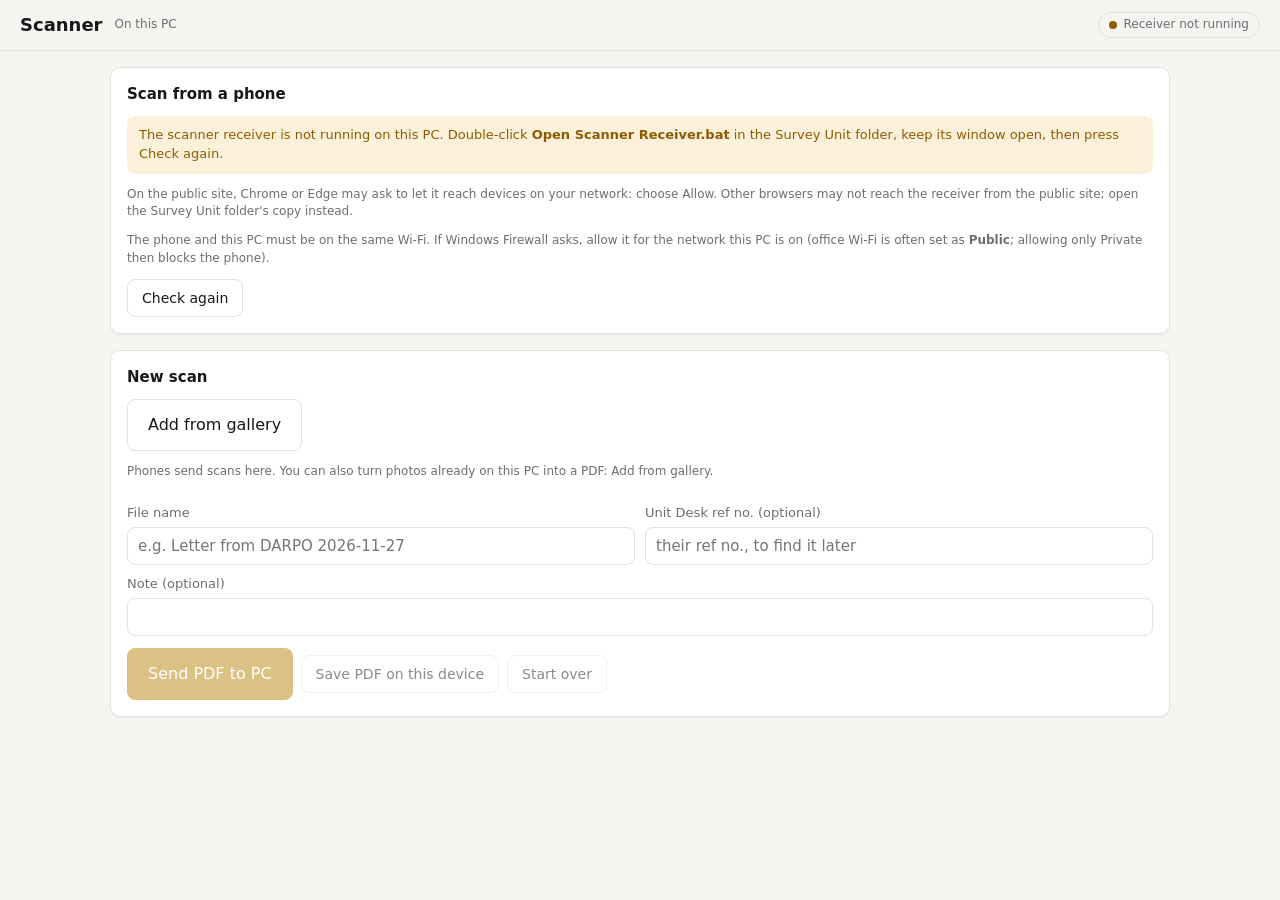
<file: apps/scanner.html>
<!doctype html>
<html lang="en">
<head>
<meta charset="utf-8">
<meta name="viewport" content="width=device-width, initial-scale=1, viewport-fit=cover">
<title>Scanner</title>
<style>
/* Scanner: phone to PC over the same Wi-Fi. Part of the Survey Unit panel (same look).
   The PC runs tools/offline/scan-receiver.ps1 (port 8795). The phone opens http://<PC address>:8795/, which serves this page;
   pages are photographed, cropped by four corners, cleaned, made into one PDF on the phone, and sent with the pairing code.
   In the panel (http://localhost:8760/#scan) this page lists what arrived and can also scan photos already on the PC.
   No Google service and no outside server is used. */
:root{
  --bg:#f6f5f2; --panel:#ffffff; --ink:#17181a; --muted:#6b6e73; --line:#e3e1dc; --hover:#f0eee9; --field:#ffffff;
  --accent:#b8860b; --accent-ink:#ffffff; --accent-soft:#f7efd9;
  --ok:#1d7a43; --bad:#b3261e; --bad-bg:#fbe7e4; --warn:#8f5b00; --warn-bg:#fbf0d9;
  --shadow:0 1px 2px rgba(0,0,0,.05);
  --font:"Inter","IBM Plex Sans","Segoe UI",system-ui,sans-serif; --mono:"IBM Plex Mono",Consolas,monospace; --r:10px;
}
@media (prefers-color-scheme: dark){ :root:not([data-theme="light"]){
  --bg:#0e0f10; --panel:#17181a; --ink:#ececea; --muted:#9a9c9f; --line:#2a2c2f; --hover:#1f2023; --field:#121315;
  --accent:#e0b03c; --accent-ink:#17130a; --accent-soft:#2a230f;
  --ok:#5fcf8c; --bad:#f2877d; --bad-bg:#331714; --warn:#e3b24f; --warn-bg:#2e2310;
  --shadow:0 1px 2px rgba(0,0,0,.4); color-scheme:dark; } }
:root[data-theme="dark"]{
  --bg:#0e0f10; --panel:#17181a; --ink:#ececea; --muted:#9a9c9f; --line:#2a2c2f; --hover:#1f2023; --field:#121315;
  --accent:#e0b03c; --accent-ink:#17130a; --accent-soft:#2a230f;
  --ok:#5fcf8c; --bad:#f2877d; --bad-bg:#331714; --warn:#e3b24f; --warn-bg:#2e2310;
  --shadow:0 1px 2px rgba(0,0,0,.4); color-scheme:dark; }
*{box-sizing:border-box}
html,body{margin:0}
body{background:var(--bg);color:var(--ink);font:14px/1.45 var(--font);min-height:100vh;min-height:100dvh;padding-bottom:env(safe-area-inset-bottom)}
:focus-visible{outline:2px solid var(--accent);outline-offset:2px}
button,input,select,textarea{font:inherit;color:inherit}
.muted{color:var(--muted)} .small{font-size:12px}
header.top{display:flex;align-items:center;gap:12px;padding:12px 20px;border-bottom:1px solid var(--line);flex-wrap:wrap}
header.top h1{font-size:18px;margin:0}
.chip{display:inline-flex;align-items:center;gap:6px;font-size:12px;color:var(--muted);border:1px solid var(--line);border-radius:99px;padding:3px 10px;margin-left:auto}
.dot{width:8px;height:8px;border-radius:50%;background:var(--line)} .dot.on{background:var(--ok)} .dot.off{background:var(--warn)} .dot.err{background:var(--bad)}
main{max-width:1100px;margin:0 auto;padding:16px 20px 40px;display:grid;gap:16px}
.card{background:var(--panel);border:1px solid var(--line);border-radius:var(--r);box-shadow:var(--shadow);padding:16px}
.card h2{font-size:15px;margin:0 0 10px}
.btn{display:inline-flex;align-items:center;justify-content:center;gap:6px;min-height:38px;padding:0 14px;border-radius:8px;border:1px solid var(--line);background:var(--panel);cursor:pointer;font-weight:500;white-space:nowrap;text-decoration:none}
.btn:hover{background:var(--hover)} .btn:disabled{opacity:.5;cursor:default}
.btn.primary{background:var(--accent);border-color:var(--accent);color:var(--accent-ink)}
.btn.big{min-height:52px;font-size:16px;padding:0 20px}
.btn.small{min-height:30px;padding:0 10px;font-size:13px}
.row{display:flex;gap:8px;flex-wrap:wrap;align-items:center}
label.f{display:grid;gap:4px;font-size:13px;color:var(--muted)}
label.f input{height:38px;border:1px solid var(--line);border-radius:8px;background:var(--field);padding:0 10px;color:var(--ink);font-size:15px}
.grid2{display:grid;grid-template-columns:1fr 1fr;gap:10px}
.notice{border-radius:8px;padding:10px 12px;font-size:13px}
.notice.warn{background:var(--warn-bg);color:var(--warn)} .notice.bad{background:var(--bad-bg);color:var(--bad)} .notice.ok{background:var(--accent-soft)}
.code{font:600 28px/1 var(--mono);letter-spacing:.12em}
.addr{font:600 16px var(--mono);word-break:break-all}
.qrwrap{display:grid;grid-template-columns:auto 1fr;gap:16px;align-items:center}
.qrbox{background:#fff;padding:10px;border-radius:10px;display:inline-block;line-height:0}
.qrbox svg{width:220px;height:220px;display:block}
.qrbox+.qrbox{margin-top:8px}
.qrcap{font:12px var(--mono);color:var(--muted);margin-top:4px;line-height:1.3}
@media (max-width:720px){ .qrwrap{grid-template-columns:1fr} }
.pages{display:grid;grid-template-columns:repeat(auto-fill,minmax(110px,1fr));gap:10px}
.thumb{position:relative;border:1px solid var(--line);border-radius:8px;overflow:hidden;background:var(--hover);aspect-ratio:3/4;cursor:pointer}
.thumb img{width:100%;height:100%;object-fit:contain;display:block}
.thumb b{position:absolute;left:6px;top:6px;background:var(--panel);border-radius:6px;padding:0 6px;font-size:12px}
.thumb.sel{outline:2px solid var(--accent)}
.editor{display:grid;gap:10px}
.stage{position:relative;touch-action:none;user-select:none;-webkit-user-select:none;background:#000;border-radius:8px;overflow:hidden;display:flex;justify-content:center}
.stage canvas{display:block;max-width:100%;max-height:62vh}
.seg{display:inline-flex;border:1px solid var(--line);border-radius:8px;overflow:hidden}
.seg button{border:0;background:var(--panel);padding:0 12px;min-height:34px;cursor:pointer}
.seg button.on{background:var(--accent);color:var(--accent-ink)}
table{width:100%;border-collapse:collapse;font-size:13px}
th,td{text-align:left;padding:8px;border-bottom:1px solid var(--line);vertical-align:top}
th{color:var(--muted);font-weight:500}
td.num{white-space:nowrap}
.hide{display:none!important}
.toast{position:fixed;left:50%;bottom:calc(20px + env(safe-area-inset-bottom));transform:translateX(-50%);background:var(--ink);color:var(--bg);padding:10px 16px;border-radius:8px;font-size:14px;z-index:9;max-width:90vw}
@media (max-width:720px){ main{padding:12px} header.top{padding:10px 12px} .grid2{grid-template-columns:1fr} th.opt,td.opt{display:none} }
</style>
</head>
<body>
<header class="top">
  <h1>Scanner</h1>
  <span class="muted small" id="modeTxt"></span>
  <span class="chip"><span class="dot" id="dot"></span><span id="conn">Checking…</span></span>
</header>
<main>
  <!-- PC: receiver status and connect details -->
  <section class="card hide" id="pcConnect">
    <h2>Scan from a phone</h2>
    <div id="rxDown" class="hide">
      <div class="notice warn">The scanner receiver is not running on this PC. Double-click <b>Open Scanner Receiver.bat</b> in the Survey Unit folder, keep its window open, then press Check again.</div>
      <p class="small muted">On the public site, Chrome or Edge may ask to let it reach devices on your network: choose Allow. Other browsers may not reach the receiver from the public site; open the Survey Unit folder's copy instead.</p>
      <p class="small muted">The phone and this PC must be on the same Wi-Fi. If Windows Firewall asks, allow it for the network this PC is on (office Wi-Fi is often set as <b>Public</b>; allowing only Private then blocks the phone).</p>
      <div class="row">
        <a class="btn primary hide" id="startRx" href="surveyscan:start">Start the receiver</a>
        <button class="btn" id="recheck">Check again</button>
        <span class="small muted" id="startMsg"></span>
      </div>
      <p class="small muted hide" id="startHelp" style="margin:8px 0 0">Start button not working? Run <b>Set Up Scanner Button.bat</b> once on this PC (Survey Unit folder). The browser then asks to open it: tick "Always allow" and choose Open.</p>
    </div>
    <div id="rxUp" class="hide">
      <div class="qrwrap">
        <div id="qrs"></div>
        <div>
          <p style="margin:0 0 6px"><b>Point the phone's camera at the code</b> and tap the link it shows. The phone opens the scanner already connected to this PC; nothing to type.</p>
          <p class="small muted" style="margin:0">The phone must be on the same Wi-Fi as this PC. If the camera shows no link, open its QR scanner (Google Lens on Android).</p>
          <details class="small muted" style="margin-top:10px"><summary>No camera? Type it instead</summary>
            <div style="margin-top:6px">Address: <span class="addr" id="addrs"></span><br>Pairing code: <span class="code" id="pcCode" style="font-size:18px"></span></div>
          </details>
        </div>
      </div>
      <div class="row" style="margin-top:12px">
        <span class="small muted">Scans are saved in <span id="folder" style="font-family:var(--mono);color:var(--ink)"></span></span>
        <button class="btn small" id="pickFolder">Change folder…</button>
        <button class="btn small hide" id="resetFolder">Use the default folder</button>
        <span class="small muted" id="folderMsg"></span>
      </div>
      <p class="small muted" style="margin:6px 0 0">Each day's scans go in a dated folder inside it. The pairing code changes each time the receiver starts.</p>
    </div>
  </section>

  <!-- Phone on the GitHub site (or any page not served by the PC): open the PC's own scanner page.
       A secure (https) page cannot send to a plain http address on the Wi-Fi, so the phone must open the PC's page itself. -->
  <section class="card hide" id="phoneOpen">
    <h2>Send scans to a PC</h2>
    <p style="margin:0 0 10px"><b>Scan the QR code on the PC's screen with this phone's camera.</b> It opens the scanner already connected. The PC runs <b>Open Scanner Receiver.bat</b>; the phone must be on the same Wi-Fi.</p>
    <details class="small muted"><summary>No QR code? Type the PC's address</summary>
    <div class="row" style="margin-top:8px">
      <label class="f" style="flex:1;min-width:200px">PC address<input id="pcAddr" inputmode="url" autocomplete="off" placeholder="e.g. 192.168.1.20"></label>
      <a class="btn primary big" id="openPc" target="_blank" rel="noopener" style="align-self:end">Open the PC's scanner</a>
    </div></details>
    <p class="small muted" style="margin:10px 0 0">Without a PC you can still scan here and use <b>Save PDF on this device</b>.</p>
  </section>

  <!-- Phone: pairing -->
  <section class="card hide" id="phonePair">
    <h2>Connect to the PC</h2>
    <div class="grid2">
      <label class="f">Pairing code (shown on the PC)<input id="code" inputmode="numeric" maxlength="6" autocomplete="off" placeholder="6 digits"></label>
      <label class="f">This phone's name (optional)<input id="device" maxlength="40" placeholder="e.g. Records phone"></label>
    </div>
  </section>

  <!-- Scan editor (phone, and PC for photos on disk) -->
  <section class="card" id="scanCard">
    <h2 id="scanTitle">New scan</h2>
    <div class="row">
      <label class="btn primary big" id="takeBtn">Take photo of a page<input type="file" accept="image/*" capture="environment" id="take" hidden></label>
      <label class="btn big">Add from gallery<input type="file" accept="image/*" multiple id="pick" hidden></label>
    </div>
    <p class="small muted" id="tip">Lay the page flat in good light, fill the frame, hold steady. Then drag the four corners to the page's edges.</p>
    <div class="pages" id="pages"></div>
    <div class="editor hide" id="editor">
      <div class="stage" id="stage"><canvas id="cv"></canvas></div>
      <div class="row">
        <div class="seg" id="filter"><button data-f="color">Colour</button><button data-f="gray">Grey</button><button data-f="bw">B&amp;W</button></div>
        <button class="btn small" id="rot">Rotate ↻</button>
        <button class="btn small" id="full">Whole photo</button>
        <button class="btn small" id="auto">Find edges</button>
        <button class="btn small" id="up">Move earlier</button>
        <button class="btn small" id="del">Remove page</button>
      </div>
    </div>
    <div class="grid2" style="margin-top:12px">
      <label class="f">File name<input id="fname" maxlength="80" placeholder="e.g. Letter from DARPO 2026-11-27"></label>
      <label class="f">Unit Desk ref no. (optional)<input id="ref" maxlength="60" placeholder="their ref no., to find it later"></label>
    </div>
    <label class="f" style="margin-top:10px">Note (optional)<input id="note" maxlength="200"></label>
    <div class="row" style="margin-top:12px">
      <button class="btn primary big" id="send" disabled>Send PDF to PC</button>
      <button class="btn" id="save" disabled>Save PDF on this device</button>
      <button class="btn" id="clear" disabled>Start over</button>
      <span class="small muted" id="sendMsg"></span>
    </div>
  </section>

  <!-- PC: received scans -->
  <section class="card hide" id="listCard">
    <div class="row" style="justify-content:space-between"><h2 style="margin:0">Received on this PC</h2><button class="btn small" id="reload">Refresh</button></div>
    <p class="small muted">Copy link puts the scan's address in the clipboard for Unit Desk's <i>Scan or file link</i>. That link opens only on this PC, while the receiver is running. To share a scan, upload the PDF to Drive and use the Drive link instead.</p>
    <div style="overflow:auto"><table><thead><tr><th>File</th><th class="opt">Ref no.</th><th class="opt">From</th><th>Received</th><th></th></tr></thead><tbody id="list"></tbody></table></div>
  </section>
</main>
<div class="toast hide" id="toast"></div>

<script>
"use strict";
const $ = id => document.getElementById(id);
const esc = s => String(s == null ? "" : s).replace(/[&<>"]/g, c => ({ "&":"&amp;", "<":"&lt;", ">":"&gt;", '"':"&quot;" }[c]));
const RX_PORT = 8795;
// Phone mode: the page was served by the receiver itself. PC mode: anything else (panel on localhost:8760, file://).
// Phone: the page came from the receiver over Wi-Fi. The same page opened on the PC itself (localhost, opened by the
// receiver at start) is the PC view and shows the QR code.
const ON_RX = location.port === String(RX_PORT);
const PHONE = ON_RX && !/^(localhost|127\.0\.0\.1|\[::1\])$/.test(location.hostname);
const RX = ON_RX ? location.origin : `http://localhost:${RX_PORT}`;
const LS = "scan.v1";
let saved = {}; try { saved = JSON.parse(localStorage.getItem(LS) || "{}"); } catch(e) {}
const keep = () => { try { localStorage.setItem(LS, JSON.stringify(saved)); } catch(e) {} };
let pcCode = "";      // PC mode: read from the receiver's /info
let rxUp = false;

window.addEventListener("message", e => { if (e.data && e.data.type === "aw-theme") { if (e.data.theme) document.documentElement.dataset.theme = e.data.theme; else delete document.documentElement.dataset.theme; } });

function toast(t, ms){ const el = $("toast"); el.textContent = t; el.classList.remove("hide"); clearTimeout(toast.t); toast.t = setTimeout(() => el.classList.add("hide"), ms || 2600); }
function setConn(state, text){ $("dot").className = "dot " + state; $("conn").textContent = text; }

/* ---------- pages ---------- */
// page = { img: HTMLImageElement (full photo, rotated as stored), rot: 0..3, q: [[x,y]*4] in 0..1 of the rotated photo, f: filter, thumb: dataURL }
const pages = [];
let sel = -1;
const MAX_SRC = 2600;   // longest side kept from a phone photo (keeps memory low on phones)
const OUT_LONG = 2000;  // longest side of a page in the PDF (about 170 dpi on A4)

function loadFile(file){
  return new Promise((ok, bad) => {
    const url = URL.createObjectURL(file);
    const im = new Image();
    im.onload = () => {
      const s = Math.min(1, MAX_SRC / Math.max(im.naturalWidth, im.naturalHeight));
      const c = document.createElement("canvas"); c.width = Math.round(im.naturalWidth * s); c.height = Math.round(im.naturalHeight * s);
      c.getContext("2d").drawImage(im, 0, 0, c.width, c.height);
      URL.revokeObjectURL(url); ok(c);
    };
    im.onerror = () => { URL.revokeObjectURL(url); bad(new Error("Could not read that picture")); };
    im.src = url;
  });
}
function rotated(p){
  // canvas of the photo turned by p.rot quarter turns
  const s = p.src, r = p.rot & 3;
  if (!r) return s;
  if (p._rc && p._rr === r) return p._rc;
  const c = document.createElement("canvas");
  c.width = r % 2 ? s.height : s.width; c.height = r % 2 ? s.width : s.height;
  const g = c.getContext("2d"); g.translate(c.width / 2, c.height / 2); g.rotate(r * Math.PI / 2); g.drawImage(s, -s.width / 2, -s.height / 2);
  p._rc = c; p._rr = r; return c;
}
// When no page edge is found, keep the whole photo (phone test 2026-11-27: pages filled the frame, a 3% inset cut text).
const WHOLE = [[0,0],[1,0],[1,1],[0,1]];
async function addFiles(files){
  for (const f of files) {
    try {
      const src = await loadFile(f);
      const p = { src, rot: 0, q: WHOLE.map(a => a.slice()), f: saved.filter || "gray" };
      if (isSideways(src)) p.rot = SIDE_TURN;   // text runs up/down the photo: turn it level (user 2026-11-27: "sideways fix")
      p.q = findEdges(rotated(p)) || p.q;
      pages.push(p); sel = pages.length - 1;
      await makeThumb(p);
    } catch(e) { toast(e.message); }
  }
  render();
}

/* ---------- perspective crop ---------- */
// Homography from the unit square to quad q (pixels). Standard square-to-quad mapping.
function sqToQuad(q){
  const [[x0,y0],[x1,y1],[x2,y2],[x3,y3]] = q;
  const dx1 = x1 - x2, dx2 = x3 - x2, dy1 = y1 - y2, dy2 = y3 - y2;
  const sx = x0 - x1 + x2 - x3, sy = y0 - y1 + y2 - y3;
  let g = 0, h = 0;
  if (Math.abs(sx) > 1e-9 || Math.abs(sy) > 1e-9) {
    const d = dx1 * dy2 - dx2 * dy1;
    g = (sx * dy2 - dx2 * sy) / d; h = (dx1 * sy - sx * dy1) / d;
  }
  return [x1 - x0 + g * x1, x3 - x0 + h * x3, x0, y1 - y0 + g * y1, y3 - y0 + h * y3, y0, g, h];
}
const dist = (a, b) => Math.hypot(a[0] - b[0], a[1] - b[1]);
function warp(p){
  const src = rotated(p), W = src.width, H = src.height;
  const q = p.q.map(([x, y]) => [x * W, y * H]);
  let ow = Math.max(dist(q[0], q[1]), dist(q[3], q[2])), oh = Math.max(dist(q[0], q[3]), dist(q[1], q[2]));
  const s = OUT_LONG / Math.max(ow, oh); ow = Math.max(8, Math.round(ow * s)); oh = Math.max(8, Math.round(oh * s));
  const sd = src.getContext("2d").getImageData(0, 0, W, H).data;
  const out = document.createElement("canvas"); out.width = ow; out.height = oh;
  const og = out.getContext("2d"), od = og.createImageData(ow, oh), o = od.data;
  const [a, b, c, d, e, f, g, h] = sqToQuad(q);
  for (let j = 0; j < oh; j++) {
    const v = (j + .5) / oh;
    for (let i = 0; i < ow; i++) {
      const u = (i + .5) / ow, w = g * u + h * v + 1;
      let x = (a * u + b * v + c) / w - .5, y = (d * u + e * v + f) / w - .5;
      if (x < 0) x = 0; else if (x > W - 1.001) x = W - 1.001;
      if (y < 0) y = 0; else if (y > H - 1.001) y = H - 1.001;
      const xi = x | 0, yi = y | 0, fx = x - xi, fy = y - yi, k = (yi * W + xi) * 4, k2 = k + W * 4, t = (j * ow + i) * 4;
      for (let ch = 0; ch < 3; ch++) {
        o[t + ch] = (sd[k + ch] * (1 - fx) + sd[k + 4 + ch] * fx) * (1 - fy) + (sd[k2 + ch] * (1 - fx) + sd[k2 + 4 + ch] * fx) * fy;
      }
      o[t + 3] = 255;
    }
  }
  applyFilter(o, ow, oh, p.f);
  og.putImageData(od, 0, 0);
  return out;
}
function applyFilter(o, w, h, f){
  if (f === "color") {
    // gentle white balance: stretch each channel between its 1% and 99% levels
    const lo = [0,0,0], hi = [255,255,255];
    for (let ch = 0; ch < 3; ch++) {
      const hist = new Uint32Array(256); for (let t = ch; t < o.length; t += 4) hist[o[t]]++;
      const n = w * h; let acc = 0, l = 0, r = 255;
      for (l = 0; l < 256; l++) { acc += hist[l]; if (acc > n * .01) break; }
      acc = 0; for (r = 255; r > 0; r--) { acc += hist[r]; if (acc > n * .01) break; }
      if (r - l > 40) { lo[ch] = l; hi[ch] = r; }
    }
    for (let t = 0; t < o.length; t += 4) for (let ch = 0; ch < 3; ch++) { const v = (o[t + ch] - lo[ch]) * 255 / (hi[ch] - lo[ch]); o[t + ch] = v < 0 ? 0 : v > 255 ? 255 : v; }
    return;
  }
  // grey: lighten the paper by dividing by a blurred background (removes shadows), then stretch
  const n = w * h, L = new Float32Array(n);
  for (let i = 0, t = 0; i < n; i++, t += 4) L[i] = o[t] * .299 + o[t + 1] * .587 + o[t + 2] * .114;
  const bg = boxBlur(L, w, h, Math.max(8, Math.round(Math.max(w, h) / 40)));
  // r = this pixel against the paper around it: about 1 on paper (shaded or not), lower on ink.
  // Phone test 2026-11-27: the old curve left shaded paper grey (Grey) and dropped faint typed figures (B&W).
  for (let i = 0, t = 0; i < n; i++, t += 4) {
    const r = L[i] / Math.max(bg[i], 1);
    let v;
    if (f === "bw") v = r >= .86 ? 255 : r <= .62 ? 0 : (r - .62) / .24 * 255;          // faint ink stays dark grey, paper goes white
    else { const x = (r - .35) / (.9 - .35); v = x >= 1 ? 255 : x <= 0 ? 0 : Math.pow(x, 1.25) * 255; }
    o[t] = o[t + 1] = o[t + 2] = v;
  }
}
function boxBlur(src, w, h, r){
  // two passes of a separable running-sum blur on a small copy, then scaled back up (fast enough on phones)
  const k = 8, sw = Math.max(1, (w / k) | 0), sh = Math.max(1, (h / k) | 0), s0 = new Float32Array(sw * sh), s = new Float32Array(sw * sh);
  for (let y = 0; y < sh; y++) for (let x = 0; x < sw; x++) {
    let m = 0; for (let dy = 0; dy < k; dy++) for (let dx = 0; dx < k; dx++) { const v = src[Math.min(h - 1, y * k + dy) * w + Math.min(w - 1, x * k + dx)]; if (v > m) m = v; }
    s0[y * sw + x] = m;   // max keeps the paper level, not the ink
  }
  // widen the max by one block each way so thick lines and filled areas do not pull the paper level down
  for (let y = 0; y < sh; y++) for (let x = 0; x < sw; x++) {
    let m = 0; for (let dy = -1; dy <= 1; dy++) for (let dx = -1; dx <= 1; dx++) { const v = s0[Math.min(sh - 1, Math.max(0, y + dy)) * sw + Math.min(sw - 1, Math.max(0, x + dx))]; if (v > m) m = v; }
    s[y * sw + x] = m;
  }
  const rr = Math.max(1, (r / k) | 0), tmp = new Float32Array(sw * sh), out = new Float32Array(sw * sh);
  for (let pass = 0; pass < 2; pass++) {
    const a = pass ? out : s, b = tmp;
    for (let y = 0; y < sh; y++) { let acc = 0; for (let x = -rr; x <= rr; x++) acc += a[y * sw + Math.min(sw - 1, Math.max(0, x))];
      for (let x = 0; x < sw; x++) { b[y * sw + x] = acc / (2 * rr + 1); acc += a[y * sw + Math.min(sw - 1, x + rr + 1)] - a[y * sw + Math.max(0, x - rr)]; } }
    for (let x = 0; x < sw; x++) { let acc = 0; for (let y = -rr; y <= rr; y++) acc += b[Math.min(sh - 1, Math.max(0, y)) * sw + x];
      for (let y = 0; y < sh; y++) { out[y * sw + x] = acc / (2 * rr + 1); acc += b[Math.min(sh - 1, y + rr + 1) * sw + x] - b[Math.max(0, y - rr) * sw + x]; } }
  }
  const big = new Float32Array(w * h);
  for (let y = 0; y < h; y++) for (let x = 0; x < w; x++) big[y * w + x] = out[Math.min(sh - 1, (y / k) | 0) * sw + Math.min(sw - 1, (x / k) | 0)];
  return big;
}
// Rough page finder: the paper is usually the brightest large area. Threshold a small copy, take the biggest bright
// blob, and use its extreme points along the two diagonals as the four corners. Returns null if unsure.
// Sideways check: find letter-sized marks (3-40 px on a 1,400 px copy) and, for each, its nearest letter-sized
// neighbour. In level text the next letter sits beside it; in sideways text it sits above or below it. Long lines,
// drawings and big blobs are ignored, so ruled tables and plan drawings do not decide it.
// Sideways when neighbours above/below outnumber those beside (at least 40 pairs counted).
// Tells only level from sideways; an upside-down page is not detected (Rotate twice fixes it).
// Checked on the 12 pages of the two phone test scans of 2026-11-27 (2 sideways, 10 not) and on 5 typed pages turned
// by 90 degrees; see PROJECT_STATE. An earlier ink-count method wrongly turned level landscape plans and was dropped.
const SIDE_TURN = 3;   // quarter turns clockwise (3 = one turn anticlockwise): both sideways pages of the 2026-11-27 phone test came out upright this way, upside down with 1
function isSideways(src){
  const S = 1400, s = Math.min(1, S / Math.max(src.width, src.height)), w = Math.max(16, Math.round(src.width * s)), h = Math.max(16, Math.round(src.height * s));
  const c = document.createElement("canvas"); c.width = w; c.height = h; const g = c.getContext("2d"); g.drawImage(src, 0, 0, w, h);
  const d = g.getImageData(0, 0, w, h).data, n = w * h, L = new Float32Array(n);
  for (let i = 0; i < n; i++) L[i] = d[i * 4] * .299 + d[i * 4 + 1] * .587 + d[i * 4 + 2] * .114;
  const bg = boxBlur(L, w, h, Math.max(8, Math.round(Math.max(w, h) / 40)));
  const I = new Uint8Array(n); for (let i = 0; i < n; i++) I[i] = L[i] / Math.max(bg[i], 1) < .72 ? 1 : 0;
  const seen = new Uint8Array(n), C = [], st = [];
  for (let i = 0; i < n; i++) {
    if (!I[i] || seen[i]) continue;
    let x0 = 1e9, y0 = 1e9, x1 = -1, y1 = -1, cnt = 0, sx = 0, sy = 0; st.push(i); seen[i] = 1;
    while (st.length) {
      const k = st.pop(), x = k % w, y = (k / w) | 0; cnt++; sx += x; sy += y;
      if (x < x0) x0 = x; if (x > x1) x1 = x; if (y < y0) y0 = y; if (y > y1) y1 = y;
      for (let dy = -1; dy <= 1; dy++) for (let dx = -1; dx <= 1; dx++) {
        const xx = x + dx, yy = y + dy; if (xx < 0 || yy < 0 || xx >= w || yy >= h) continue;
        const kk = yy * w + xx; if (I[kk] && !seen[kk]) { seen[kk] = 1; st.push(kk); } }
    }
    const bw = x1 - x0 + 1, bh = y1 - y0 + 1;
    if (bw >= 3 && bh >= 3 && bw <= 40 && bh <= 40 && cnt >= 6) C.push({ cx: sx / cnt, cy: sy / cnt, sz: Math.max(bw, bh, 6) });
  }
  const cell = 40, grid = new Map();
  for (const o of C) { const k = ((o.cx / cell) | 0) + "," + ((o.cy / cell) | 0); if (!grid.has(k)) grid.set(k, []); grid.get(k).push(o); }
  let beside = 0, above = 0;
  for (const o of C) {
    let best = null, bd = 1e9; const gx = (o.cx / cell) | 0, gy = (o.cy / cell) | 0;
    for (let a = -1; a <= 1; a++) for (let b = -1; b <= 1; b++) for (const q of (grid.get((gx + a) + "," + (gy + b)) || [])) {
      if (q === o) continue; const dd = Math.hypot(q.cx - o.cx, q.cy - o.cy); if (dd < bd) { bd = dd; best = q; } }
    if (!best || bd > 1.6 * o.sz) continue;
    const dx = Math.abs(best.cx - o.cx), dy = Math.abs(best.cy - o.cy);
    if (dx > 2 * dy) beside++; else if (dy > 2 * dx) above++;
  }
  isSideways.last = { beside, above };
  return beside + above >= 40 && above > beside;
}
function findEdges(src){
  const S = 240, s = S / Math.max(src.width, src.height), w = Math.max(2, Math.round(src.width * s)), h = Math.max(2, Math.round(src.height * s));
  const c = document.createElement("canvas"); c.width = w; c.height = h; const g = c.getContext("2d"); g.drawImage(src, 0, 0, w, h);
  const d = g.getImageData(0, 0, w, h).data, n = w * h, L = new Uint8Array(n);
  const hist = new Uint32Array(256);
  for (let i = 0; i < n; i++) { L[i] = (d[i * 4] * .299 + d[i * 4 + 1] * .587 + d[i * 4 + 2] * .114) | 0; hist[L[i]]++; }
  // Otsu threshold
  let sum = 0; for (let i = 0; i < 256; i++) sum += i * hist[i];
  let sB = 0, wB = 0, best = 0, thr = 128;
  for (let t = 0; t < 256; t++) { wB += hist[t]; if (!wB) continue; const wF = n - wB; if (!wF) break; sB += t * hist[t];
    const mB = sB / wB, mF = (sum - sB) / wF, v = wB * wF * (mB - mF) * (mB - mF); if (v > best) { best = v; thr = t; } }
  const lab = new Int32Array(n).fill(-1); let bestId = -1, bestN = 0, id = 0; const stack = [];
  for (let i = 0; i < n; i++) {
    if (L[i] <= thr || lab[i] >= 0) continue;
    let cnt = 0; stack.push(i); lab[i] = id;
    while (stack.length) { const k = stack.pop(); cnt++; const x = k % w, y = (k / w) | 0;
      if (x > 0 && L[k - 1] > thr && lab[k - 1] < 0) { lab[k - 1] = id; stack.push(k - 1); }
      if (x < w - 1 && L[k + 1] > thr && lab[k + 1] < 0) { lab[k + 1] = id; stack.push(k + 1); }
      if (y > 0 && L[k - w] > thr && lab[k - w] < 0) { lab[k - w] = id; stack.push(k - w); }
      if (y < h - 1 && L[k + w] > thr && lab[k + w] < 0) { lab[k + w] = id; stack.push(k + w); } }
    if (cnt > bestN) { bestN = cnt; bestId = id; } id++;
  }
  if (bestN < n * .15 || bestN > n * .97) return null;
  // Paper filling the frame touches the photo's edges; then the biggest bright area is often only one framed part
  // of the sheet (phone test 2026-11-27 cut off a plan's title block). Keep the whole photo in that case.
  let tT = 0, tB = 0, tL = 0, tR = 0;
  for (let x = 0; x < w; x++) { if (lab[x] === bestId) tT++; if (lab[(h - 1) * w + x] === bestId) tB++; }
  for (let y = 0; y < h; y++) { if (lab[y * w] === bestId) tL++; if (lab[y * w + w - 1] === bestId) tR++; }
  if ([tT / w, tB / w, tL / h, tR / h].filter(v => v > .1).length >= 2) return null;
  let tl = [0,0,1e9], tr = [0,0,-1e9], br = [0,0,-1e9], bl = [0,0,1e9];
  for (let i = 0; i < n; i++) if (lab[i] === bestId) { const x = i % w, y = (i / w) | 0;
    if (x + y < tl[2]) tl = [x, y, x + y]; if (x + y > br[2]) br = [x, y, x + y];
    if (x - y > tr[2]) tr = [x, y, x - y]; if (x - y < bl[2]) bl = [x, y, x - y]; }
  const q = [tl, tr, br, bl].map(([x, y]) => [Math.min(1, Math.max(0, (x + .5) / w)), Math.min(1, Math.max(0, (y + .5) / h))]);
  // reject thin or twisted shapes
  const area = Math.abs((q[0][0]*q[1][1]-q[1][0]*q[0][1])+(q[1][0]*q[2][1]-q[2][0]*q[1][1])+(q[2][0]*q[3][1]-q[3][0]*q[2][1])+(q[3][0]*q[0][1]-q[0][0]*q[3][1])) / 2;
  return area > .12 ? q : null;
}

/* ---------- editor ---------- */
const cv = $("cv"), cg = cv.getContext("2d");
let view = null, drag = -1;
function drawEditor(){
  const p = pages[sel]; if (!p) return;
  const src = rotated(p);
  const maxW = Math.min($("stage").clientWidth || 600, 900), maxH = Math.max(260, window.innerHeight * .62);
  const s = Math.min(maxW / src.width, maxH / src.height);
  cv.width = Math.round(src.width * s); cv.height = Math.round(src.height * s);
  cg.drawImage(src, 0, 0, cv.width, cv.height);
  const pts = p.q.map(([x, y]) => [x * cv.width, y * cv.height]);
  cg.save();
  cg.fillStyle = "rgba(0,0,0,.45)"; cg.beginPath(); cg.rect(0, 0, cv.width, cv.height);
  cg.moveTo(...pts[0]); for (let i = 3; i >= 1; i--) cg.lineTo(...pts[i]); cg.closePath(); cg.fill("evenodd");
  cg.strokeStyle = "#e0b03c"; cg.lineWidth = 2; cg.beginPath(); cg.moveTo(...pts[0]); for (let i = 1; i < 4; i++) cg.lineTo(...pts[i]); cg.closePath(); cg.stroke();
  for (const [x, y] of pts) { cg.beginPath(); cg.arc(x, y, 11, 0, 7); cg.fillStyle = "rgba(224,176,60,.35)"; cg.fill(); cg.lineWidth = 2.5; cg.stroke(); }
  cg.restore();
  view = { s };
  document.querySelectorAll("#filter button").forEach(b => b.classList.toggle("on", b.dataset.f === p.f));
}
function ptr(e){ const r = cv.getBoundingClientRect(); return [(e.clientX - r.left) / r.width, (e.clientY - r.top) / r.height]; }
cv.addEventListener("pointerdown", e => {
  const p = pages[sel]; if (!p) return;
  const [x, y] = ptr(e), r = cv.getBoundingClientRect();
  let bi = -1, bd = 1e9;
  p.q.forEach(([qx, qy], i) => { const d = Math.hypot((qx - x) * r.width, (qy - y) * r.height); if (d < bd) { bd = d; bi = i; } });
  if (bd < 48) { drag = bi; cv.setPointerCapture(e.pointerId); e.preventDefault(); }
});
cv.addEventListener("pointermove", e => {
  if (drag < 0) return; const p = pages[sel]; const [x, y] = ptr(e);
  p.q[drag] = [Math.min(1, Math.max(0, x)), Math.min(1, Math.max(0, y))]; drawEditor();
});
const endDrag = async () => { if (drag < 0) return; drag = -1; await makeThumb(pages[sel]); renderThumbs(); };
cv.addEventListener("pointerup", endDrag); cv.addEventListener("pointercancel", endDrag);

async function makeThumb(p){
  const o = warp(p), t = document.createElement("canvas"), s = 240 / Math.max(o.width, o.height);
  t.width = Math.round(o.width * s); t.height = Math.round(o.height * s); t.getContext("2d").drawImage(o, 0, 0, t.width, t.height);
  p.thumb = t.toDataURL("image/jpeg", .7);
}
function renderThumbs(){
  $("pages").innerHTML = pages.map((p, i) => `<div class="thumb${i === sel ? " sel" : ""}" data-i="${i}"><img alt="Page ${i + 1}" src="${p.thumb || ""}"><b>${i + 1}</b></div>`).join("");
}
function render(){
  renderThumbs();
  $("editor").classList.toggle("hide", !pages.length);
  const has = pages.length > 0;
  $("send").disabled = !has || (PHONE ? false : !rxUp); $("save").disabled = !has; $("clear").disabled = !has;
  $("scanTitle").textContent = has ? `New scan · ${pages.length} page${pages.length > 1 ? "s" : ""}` : "New scan";
  $("takeBtn").firstChild.textContent = has ? "Take next page" : "Take photo of a page";
  if (has) requestAnimationFrame(drawEditor);
}
$("pages").addEventListener("click", e => { const t = e.target.closest(".thumb"); if (!t) return; sel = +t.dataset.i; render(); });
$("take").addEventListener("change", e => { addFiles([...e.target.files]); e.target.value = ""; });
$("pick").addEventListener("change", e => { addFiles([...e.target.files]); e.target.value = ""; });
$("filter").addEventListener("click", async e => { const b = e.target.closest("button"); if (!b || !pages[sel]) return; pages[sel].f = saved.filter = b.dataset.f; keep(); await makeThumb(pages[sel]); render(); });
$("rot").onclick = async () => { const p = pages[sel]; if (!p) return; p.rot = (p.rot + 1) & 3;
  p.q = [3, 0, 1, 2].map(i => [1 - p.q[i][1], p.q[i][0]]);  // turn the corners with the photo
  await makeThumb(p); render(); };
$("full").onclick = async () => { const p = pages[sel]; if (!p) return; p.q = [[0,0],[1,0],[1,1],[0,1]]; await makeThumb(p); render(); };
$("auto").onclick = async () => { const p = pages[sel]; if (!p) return; const q = findEdges(rotated(p)); if (!q) { toast("No clear page edge found; drag the corners by hand"); return; } p.q = q; await makeThumb(p); render(); };
$("up").onclick = () => { if (sel > 0) { [pages[sel - 1], pages[sel]] = [pages[sel], pages[sel - 1]]; sel--; render(); } };
$("del").onclick = () => { if (sel < 0) return; pages.splice(sel, 1); sel = Math.min(sel, pages.length - 1); render(); };
$("clear").onclick = () => { if (!confirm("Remove all pages of this scan?")) return; pages.length = 0; sel = -1; $("sendMsg").textContent = ""; render(); };
window.addEventListener("resize", () => { if (pages.length) drawEditor(); });

/* ---------- PDF ---------- */
function b64ToBytes(b64){ const s = atob(b64), u = new Uint8Array(s.length); for (let i = 0; i < s.length; i++) u[i] = s.charCodeAt(i); return u; }
function makePdf(jpegs){
  // jpegs: [{bytes, w, h}] -> one PDF, each page A4 width (595 pt) with the page's own height ratio
  const enc = new TextEncoder(), parts = [], offs = [];
  let len = 0;
  const put = x => { const b = typeof x === "string" ? enc.encode(x) : x; parts.push(b); len += b.length; };
  const obj = (n, body) => { offs[n] = len; put(`${n} 0 obj\n`); body(); put("\nendobj\n"); };
  put("%PDF-1.4\n"); put(new Uint8Array([37, 226, 227, 207, 211, 10]));   // binary marker line
  const nP = jpegs.length, kids = [];
  for (let i = 0; i < nP; i++) kids.push(`${3 + i * 3} 0 R`);
  obj(1, () => put("<< /Type /Catalog /Pages 2 0 R >>"));
  obj(2, () => put(`<< /Type /Pages /Count ${nP} /Kids [${kids.join(" ")}] >>`));
  jpegs.forEach((j, i) => {
    const pn = 3 + i * 3, im = pn + 1, cn = pn + 2;
    const pw = 595.28, ph = +(pw * j.h / j.w).toFixed(2);
    const content = `q ${pw} 0 0 ${ph} 0 0 cm /Im0 Do Q`;
    obj(pn, () => put(`<< /Type /Page /Parent 2 0 R /MediaBox [0 0 ${pw} ${ph}] /Resources << /XObject << /Im0 ${im} 0 R >> >> /Contents ${cn} 0 R >>`));
    obj(im, () => { put(`<< /Type /XObject /Subtype /Image /Width ${j.w} /Height ${j.h} /ColorSpace /${j.gray ? "DeviceGray" : "DeviceRGB"} /BitsPerComponent 8 /Filter /DCTDecode /Length ${j.bytes.length} >>\nstream\n`); put(j.bytes); put("\nendstream"); });
    obj(cn, () => put(`<< /Length ${content.length} >>\nstream\n${content}\nendstream`));
  });
  const n = 3 + nP * 3, xref = len;
  let x = `xref\n0 ${n}\n0000000000 65535 f \n`;
  for (let i = 1; i < n; i++) x += String(offs[i]).padStart(10, "0") + " 00000 n \n";
  put(x + `trailer\n<< /Size ${n} /Root 1 0 R >>\nstartxref\n${xref}\n%%EOF\n`);
  const out = new Uint8Array(len); let o = 0; for (const p of parts) { out.set(p, o); o += p.length; }
  return out;
}
async function buildPdf(){
  const jpegs = [];
  for (let i = 0; i < pages.length; i++) {
    $("sendMsg").textContent = `Making page ${i + 1} of ${pages.length}…`;
    await new Promise(r => setTimeout(r, 0));
    const c = warp(pages[i]);
    // JPEG from a canvas is always RGB; a grey page is stored as RGB too (viewers show it the same).
    const b64 = c.toDataURL("image/jpeg", pages[i].f === "color" ? .82 : .78).split(",")[1];
    jpegs.push({ bytes: b64ToBytes(b64), w: c.width, h: c.height, gray: false });
  }
  return makePdf(jpegs);
}
function fileName(){
  const n = $("fname").value.trim() || ("Scan " + new Date().toISOString().slice(0, 16).replace("T", " ").replace(":", ""));
  return n.replace(/[^\w\-. ]/g, "_").slice(0, 80);
}

$("save").onclick = async () => {
  try {
    $("save").disabled = true; const pdf = await buildPdf();
    const a = document.createElement("a"); a.href = URL.createObjectURL(new Blob([pdf], { type: "application/pdf" })); a.download = fileName() + ".pdf";
    document.body.appendChild(a); a.click(); setTimeout(() => { URL.revokeObjectURL(a.href); a.remove(); }, 4000);
    $("sendMsg").textContent = `PDF made (${Math.round(pdf.length / 1024)} KB).`;
  } catch(e) { $("sendMsg").textContent = "Could not make the PDF: " + e.message; }
  finally { $("save").disabled = !pages.length; }
};
$("send").onclick = async () => {
  const code = PHONE ? $("code").value.trim() : pcCode;
  if (!/^\d{6}$/.test(code)) { toast("Type the 6-digit pairing code shown on the PC"); $("code").focus(); return; }
  if (PHONE) { saved.code = code; saved.device = $("device").value.trim(); keep(); }
  $("send").disabled = true;
  try {
    const pdf = await buildPdf();
    $("sendMsg").textContent = `Sending ${Math.round(pdf.length / 1024)} KB…`;
    const qs = new URLSearchParams({ code, name: fileName(), pages: String(pages.length), note: $("note").value.trim(), ref: $("ref").value.trim(), device: PHONE ? ($("device").value.trim() || "phone") : "this PC" });
    const r = await fetch(`${RX}/upload?${qs}`, { method: "POST", headers: { "Content-Type": "application/pdf" }, body: pdf });
    const j = await r.json().catch(() => ({}));
    if (!r.ok || !j.ok) throw new Error(j.error || `HTTP ${r.status}`);
    $("sendMsg").textContent = `Saved on the PC as ${j.saved}.`;
    toast("Sent to the PC");
    pages.length = 0; sel = -1; $("fname").value = ""; $("ref").value = ""; $("note").value = "";
    render(); if (!PHONE) loadList();
  } catch(e) {
    $("sendMsg").textContent = (e.message === "Failed to fetch" ? "Could not reach the PC. Same Wi-Fi? Receiver window still open?" : "Not sent: " + e.message + ".") + " Your pages are still here.";
    // Wrong code: the receiver was restarted and has a new code. Show the code box and say how to pair again.
    if (PHONE && /pairing code/i.test(e.message)) { $("phonePair").classList.remove("hide"); $("sendMsg").textContent = "The PC has a new pairing code. Scan the QR code on the PC again (or type the new code). Your pages are still here."; }
  } finally { $("send").disabled = !pages.length; }
};

/* ---------- QR code maker (byte mode, error correction M, versions 1-10) ----------
   Written for this page so it needs no outside file. Follows ISO/IEC 18004: finder, timing and alignment patterns,
   Reed-Solomon over GF(256) with 0x11D, interleaved blocks, 8 masks scored by penalty rules 1 to 4. */
function makeQR(text){
  const bytes = Array.from(new TextEncoder().encode(text));
  const ECC = [0, 10, 16, 26, 18, 24, 16, 18, 22, 22, 26];   // EC codewords per block, level M
  const BLK = [0, 1, 1, 1, 2, 2, 4, 4, 4, 5, 5];            // blocks, level M
  const rawMods = v => { let r = (16 * v + 128) * v + 64; if (v >= 2) { const na = Math.floor(v / 7) + 2; r -= (25 * na - 10) * na - 55; if (v >= 7) r -= 36; } return r; };
  const dataCw = v => Math.floor(rawMods(v) / 8) - ECC[v] * BLK[v];
  let ver = 1;
  for (; ver <= 10; ver++) if (4 + (ver < 10 ? 8 : 16) + bytes.length * 8 <= dataCw(ver) * 8) break;
  if (ver > 10) throw new Error("Text too long for the QR code");
  // data bits
  const bits = [];
  const put = (val, n) => { for (let i = n - 1; i >= 0; i--) bits.push((val >>> i) & 1); };
  put(4, 4); put(bytes.length, ver < 10 ? 8 : 16); for (const b of bytes) put(b, 8);
  const cap = dataCw(ver) * 8;
  put(0, Math.min(4, cap - bits.length)); put(0, (8 - bits.length % 8) % 8);
  for (let pad = 0xEC; bits.length < cap; pad ^= 0xEC ^ 0x11) put(pad, 8);
  const data = []; for (let i = 0; i < bits.length; i += 8) { let b = 0; for (let j = 0; j < 8; j++) b = (b << 1) | bits[i + j]; data.push(b); }
  // Reed-Solomon
  const mul = (x, y) => { let z = 0; for (let i = 7; i >= 0; i--) { z = (z << 1) ^ ((z >>> 7) * 0x11D); z ^= ((y >>> i) & 1) * x; } return z; };
  const divisor = deg => { const r = new Array(deg).fill(0); r[deg - 1] = 1; let root = 1;
    for (let i = 0; i < deg; i++) { for (let j = 0; j < r.length; j++) { r[j] = mul(r[j], root); if (j + 1 < r.length) r[j] ^= r[j + 1]; } root = mul(root, 2); } return r; };
  const remainder = (dat, div) => { const r = div.map(() => 0); for (const b of dat) { const f = b ^ r.shift(); r.push(0); div.forEach((c, i) => r[i] ^= mul(c, f)); } return r; };
  const nb = BLK[ver], el = ECC[ver], raw = Math.floor(rawMods(ver) / 8), nShort = nb - raw % nb, shortLen = Math.floor(raw / nb);
  const div = divisor(el), blocks = [];
  for (let i = 0, k = 0; i < nb; i++) {
    const dat = data.slice(k, k + shortLen - el + (i < nShort ? 0 : 1)); k += dat.length;
    const ecc = remainder(dat, div); if (i < nShort) dat.push(0); blocks.push(dat.concat(ecc));
  }
  const cw = [];
  for (let i = 0; i < blocks[0].length; i++) for (let j = 0; j < blocks.length; j++) if (i !== shortLen - el || j >= nShort) cw.push(blocks[j][i]);
  // matrix
  const size = ver * 4 + 17;
  const M = Array.from({ length: size }, () => new Array(size).fill(false));
  const F = Array.from({ length: size }, () => new Array(size).fill(false));
  const set = (x, y, d) => { M[y][x] = d; F[y][x] = true; };
  for (let i = 0; i < size; i++) { set(6, i, i % 2 === 0); set(i, 6, i % 2 === 0); }
  const finder = (cx, cy) => { for (let dy = -4; dy <= 4; dy++) for (let dx = -4; dx <= 4; dx++) { const x = cx + dx, y = cy + dy, d = Math.max(Math.abs(dx), Math.abs(dy));
    if (x >= 0 && x < size && y >= 0 && y < size) set(x, y, d !== 2 && d !== 4); } };
  finder(3, 3); finder(size - 4, 3); finder(3, size - 4);
  if (ver > 1) {
    const na = Math.floor(ver / 7) + 2, step = Math.ceil((ver * 4 + 4) / (na * 2 - 2)) * 2, pos = [6];
    for (let p = size - 7; pos.length < na; p -= step) pos.splice(1, 0, p);
    for (let i = 0; i < na; i++) for (let j = 0; j < na; j++) {
      if ((i === 0 && j === 0) || (i === 0 && j === na - 1) || (i === na - 1 && j === 0)) continue;
      for (let dy = -2; dy <= 2; dy++) for (let dx = -2; dx <= 2; dx++) set(pos[i] + dx, pos[j] + dy, Math.max(Math.abs(dx), Math.abs(dy)) !== 1);
    }
  }
  const bit = (v, i) => ((v >>> i) & 1) !== 0;
  const format = mask => {
    const d = (0 << 3) | mask; let r = d; for (let i = 0; i < 10; i++) r = (r << 1) ^ ((r >>> 9) * 0x537);
    const b = ((d << 10) | r) ^ 0x5412;
    for (let i = 0; i <= 5; i++) set(8, i, bit(b, i));
    set(8, 7, bit(b, 6)); set(8, 8, bit(b, 7)); set(7, 8, bit(b, 8));
    for (let i = 9; i < 15; i++) set(14 - i, 8, bit(b, i));
    for (let i = 0; i < 8; i++) set(size - 1 - i, 8, bit(b, i));
    for (let i = 8; i < 15; i++) set(8, size - 15 + i, bit(b, i));
    set(8, size - 8, true);
  };
  format(0);
  if (ver >= 7) {
    let r = ver; for (let i = 0; i < 12; i++) r = (r << 1) ^ ((r >>> 11) * 0x1F25);
    const b = (ver << 12) | r;
    for (let i = 0; i < 18; i++) { const a = size - 11 + i % 3, c = Math.floor(i / 3); set(a, c, bit(b, i)); set(c, a, bit(b, i)); }
  }
  for (let i = 0, right = size - 1; right >= 1; right -= 2) {
    if (right === 6) right = 5;
    for (let v = 0; v < size; v++) for (let j = 0; j < 2; j++) {
      const x = right - j, up = ((right + 1) & 2) === 0, y = up ? size - 1 - v : v;
      if (!F[y][x] && i < cw.length * 8) { M[y][x] = bit(cw[i >>> 3], 7 - (i & 7)); i++; }
    }
  }
  const maskFn = [(x, y) => (x + y) % 2 === 0, (x, y) => y % 2 === 0, (x, y) => x % 3 === 0, (x, y) => (x + y) % 3 === 0,
    (x, y) => (Math.floor(x / 3) + Math.floor(y / 2)) % 2 === 0, (x, y) => x * y % 2 + x * y % 3 === 0,
    (x, y) => (x * y % 2 + x * y % 3) % 2 === 0, (x, y) => ((x + y) % 2 + x * y % 3) % 2 === 0];
  const applyMask = m => { for (let y = 0; y < size; y++) for (let x = 0; x < size; x++) if (!F[y][x] && maskFn[m](x, y)) M[y][x] = !M[y][x]; };
  const penalty = () => {
    let p = 0, dark = 0;
    for (let y = 0; y < size; y++) for (let dir = 0; dir < 2; dir++) {
      let run = 1;
      for (let x = 1; x < size; x++) {
        const a = dir ? M[x - 1][y] : M[y][x - 1], b = dir ? M[x][y] : M[y][x];
        if (a === b) { run++; if (run === 5) p += 3; else if (run > 5) p++; } else run = 1;
      }
    }
    for (let y = 0; y < size - 1; y++) for (let x = 0; x < size - 1; x++) { const c = M[y][x]; if (c === M[y][x + 1] && c === M[y + 1][x] && c === M[y + 1][x + 1]) p += 3; }
    // rule 3: finder-like 1:1:3:1:1 runs with 4 light modules on either side (outside the code counts as light)
    const at = (pos, ln, dir) => pos >= 0 && pos < size ? (dir ? M[pos][ln] : M[ln][pos]) : false;
    const pat = [1, 0, 1, 1, 1, 0, 1];
    for (let line = 0; line < size; line++) for (let dir = 0; dir < 2; dir++) for (let s = -4; s < size; s++) {
      let core = true; for (let k = 0; k < 7 && core; k++) core = at(s + k, line, dir) === !!pat[k];
      if (!core) continue;
      let before = true, after = true;
      for (let k = 1; k <= 4; k++) { if (at(s - k, line, dir)) before = false; if (at(s + 6 + k, line, dir)) after = false; }
      if (before || after) p += 40;
    }
    for (const row of M) for (const c of row) if (c) dark++;
    p += Math.floor(Math.abs(dark * 20 - size * size * 10) / (size * size)) * 10;
    return p;
  };
  let best = 0, bestP = Infinity;
  for (let m = 0; m < 8; m++) { applyMask(m); format(m); const pp = penalty(); if (pp < bestP) { bestP = pp; best = m; } applyMask(m); }
  applyMask(best); format(best);
  return { size, ver, mask: best, modules: M };
}
function qrSvg(text){
  const q = makeQR(text), n = q.size; let d = "";
  for (let y = 0; y < n; y++) for (let x = 0; x < n; x++) if (q.modules[y][x]) d += `M${x} ${y}h1v1h-1z`;
  return `<svg viewBox="-2 -2 ${n + 4} ${n + 4}" role="img" aria-label="QR code" shape-rendering="crispEdges"><path fill="#000" d="${d}"/></svg>`;
}

/* ---------- PC: receiver status and list ---------- */
async function checkRx(){
  try {
    const r = await fetch(`${RX}/info`, { cache: "no-store" }); const j = await r.json();
    if (!j.ok) throw new Error();
    rxUp = true; pcCode = j.code;
    const links = (j.addresses || []).map(a => `http://${a}:${j.port}/`);
    $("addrs").innerHTML = links.map(esc).join("<br>") || "No Wi-Fi address found on this PC";
    // one code per Wi-Fi address (a PC with two networks shows two); the link carries the pairing code
    $("qrs").innerHTML = links.length ? links.map(u => `<div><div class="qrbox">${qrSvg(u + "?pair=" + j.code)}</div>${links.length > 1 ? `<div class="qrcap">${esc(u)}</div>` : ""}</div>`).join("")
      : `<div class="notice warn">This PC has no Wi-Fi address. Connect it to the office Wi-Fi.</div>`;
    $("pcCode").textContent = j.code; showFolder(j);
    setConn("on", "Receiver running");
    loadList();
  } catch(e) { rxUp = false; setConn("off", "Receiver not running"); }
  // Start button for the admin (the receiver can only be started by a link this PC was set up for)
  $("startRx").classList.toggle("hide", rxUp || !isAdmin()); $("startHelp").classList.toggle("hide", rxUp || !isAdmin());
  // A phone (touch screen) with no receiver on itself: show how to reach the PC instead of the PC instructions.
  const onPhone = !rxUp && matchMedia("(pointer: coarse)").matches && Math.min(innerWidth, innerHeight) < 820;
  $("pcConnect").classList.toggle("hide", onPhone); $("phoneOpen").classList.toggle("hide", !onPhone);
  if (onPhone) {   // scan and save on the phone; sending happens from the PC's own page
    $("modeTxt").textContent = "Phone"; setConn("off", "Not linked to a PC");
    $("takeBtn").classList.remove("hide"); $("send").classList.add("hide");
    $("tip").textContent = "Lay the page flat in good light, fill the frame, hold steady. To send to a PC, open the PC's scanner above.";
  }
  $("rxUp").classList.toggle("hide", !rxUp); $("rxDown").classList.toggle("hide", rxUp); $("listCard").classList.toggle("hide", !rxUp);
  render();
}
async function loadList(){
  try {
    const r = await fetch(`${RX}/list`, { cache: "no-store" }); const j = await r.json();
    const items = j.items || [];
    $("list").innerHTML = items.length ? items.map(it => {
      const url = `${RX}/scans/${it.file.split("/").map(encodeURIComponent).join("/")}`;
      return `<tr><td><a href="${esc(url)}" target="_blank" rel="noopener">${esc(it.file.split("/").pop())}</a><div class="small muted">${it.pages ? esc(it.pages) + " page(s) · " : ""}${Math.round(it.size / 1024)} KB${it.note ? " · " + esc(it.note) : ""}</div></td>
        <td class="opt">${esc(it.ref)}</td><td class="opt">${esc(it.from)}</td><td class="num">${esc(String(it.time).replace("T", " ").slice(0, 16))}</td>
        <td class="num"><button class="btn small" data-copy="${esc(url)}">Copy link</button> <button class="btn small" data-copy="${esc(it.path)}" title="Full path of the file on this PC">Copy path</button></td></tr>`;
    }).join("") : `<tr><td colspan="5" class="muted">Nothing received yet.</td></tr>`;
  } catch(e) { $("list").innerHTML = `<tr><td colspan="5" class="muted">Could not read the list.</td></tr>`; }
}
$("list").addEventListener("click", async e => {
  const b = e.target.closest("[data-copy]"); if (!b) return;
  try { await navigator.clipboard.writeText(b.dataset.copy); toast("Copied. Paste it into the Unit Desk entry's Scan or file link."); }
  catch(err) { prompt("Copy this:", b.dataset.copy); }
});
$("recheck").onclick = checkRx; $("reload").onclick = loadList;

/* ---------- admin: start the receiver; anyone on the PC: change the save folder ---------- */
function isAdmin(){ try { const s = JSON.parse(localStorage.getItem("aw.signin") || "null"); return !!(s && s.key && s.role === "admin"); } catch(e) { return false; } }
$("startRx").addEventListener("click", () => {
  // The link opens Windows' "surveyscan:" handler (Set Up Scanner Button.bat). Then wait for the receiver to answer.
  $("startMsg").textContent = "Starting… if the browser asks, choose Open.";
  let n = 0; clearInterval(window.__startPoll);
  window.__startPoll = setInterval(async () => {
    n++; await checkRx();
    if (rxUp) { clearInterval(window.__startPoll); $("startMsg").textContent = ""; toast("Receiver started"); }
    else if (n >= 20) { clearInterval(window.__startPoll); $("startMsg").textContent = "It did not start. Run Set Up Scanner Button.bat once on this PC, then try again."; }
  }, 2000);
});
function showFolder(j){ $("folder").textContent = j.folder; $("resetFolder").classList.toggle("hide", !!j.isDefault); }
async function folderCall(path, waitMsg){
  $("pickFolder").disabled = $("resetFolder").disabled = true; $("folderMsg").textContent = waitMsg || "";
  try {
    // X-Scanner header: the receiver refuses folder changes without it, so other websites cannot trigger them
    const r = await fetch(`${RX}${path}`, { method: "POST", headers: { "X-Scanner": "1" } }); const j = await r.json();
    if (j.ok) { showFolder(j); $("folderMsg").textContent = ""; toast("Scans will be saved in " + j.folder, 4000); loadList(); }
    else $("folderMsg").textContent = j.cancelled ? "" : (j.error || "Not changed.");
  } catch(e) { $("folderMsg").textContent = "Could not reach the receiver."; }
  finally { $("pickFolder").disabled = $("resetFolder").disabled = false; }
}
$("pickFolder").onclick = () => folderCall("/folder", "Choose the folder in the window that opened (it may be behind the browser).");
$("resetFolder").onclick = () => folderCall("/folder/reset");

/* ---------- phone on another site: link to the PC's scanner ---------- */
function pcUrl(v){
  v = String(v || "").trim().replace(/^https?:\/\//i, "").replace(/\/.*$/, "");
  if (!v) return "";
  // only a private Wi-Fi address or a PC name, so the button never sends staff to an outside site
  const host = v.replace(/:\d+$/, "");
  const priv = /^(10\.\d+\.\d+\.\d+|192\.168\.\d+\.\d+|172\.(1[6-9]|2\d|3[01])\.\d+\.\d+)$/.test(host) || /^[a-z0-9-]+(\.local)?$/i.test(host);
  return priv ? `http://${host}:${RX_PORT}/` : "";
}
function setPcLink(){
  const u = pcUrl($("pcAddr").value);
  if (u) { $("openPc").href = u; $("openPc").removeAttribute("aria-disabled"); $("openPc").style.opacity = ""; }
  else { $("openPc").removeAttribute("href"); $("openPc").setAttribute("aria-disabled", "true"); $("openPc").style.opacity = ".5"; }
}
$("pcAddr").value = saved.pcAddr || "";
$("pcAddr").addEventListener("input", () => { saved.pcAddr = $("pcAddr").value.trim(); keep(); setPcLink(); });
setPcLink();

/* ---------- start ---------- */
if (PHONE) {
  $("modeTxt").textContent = "Phone → PC";
  // Opened from the PC's QR code: the link carries the pairing code. Keep it and clean the address bar.
  const pair = new URLSearchParams(location.search).get("pair");
  if (/^\d{6}$/.test(pair || "")) { saved.code = pair; keep(); history.replaceState(null, "", location.pathname); }
  $("code").value = saved.code || ""; $("device").value = saved.device || "";
  // Paired by QR: nothing to type. The box comes back only if the PC refuses the code (receiver restarted).
  $("phonePair").classList.toggle("hide", /^\d{6}$/.test(saved.code || ""));
  fetch(`${RX}/ping`, { cache: "no-store" }).then(r => r.json()).then(() => setConn("on", "Connected to the PC")).catch(() => setConn("err", "PC not reachable"));
} else {
  $("modeTxt").textContent = "On this PC";
  $("pcConnect").classList.remove("hide");
  $("takeBtn").classList.add("hide");
  $("tip").textContent = "Phones send scans here. You can also turn photos already on this PC into a PDF: Add from gallery.";
  checkRx(); setInterval(() => { if (rxUp) loadList(); }, 15000);
}
render();
</script>
</body>
</html>
</file>
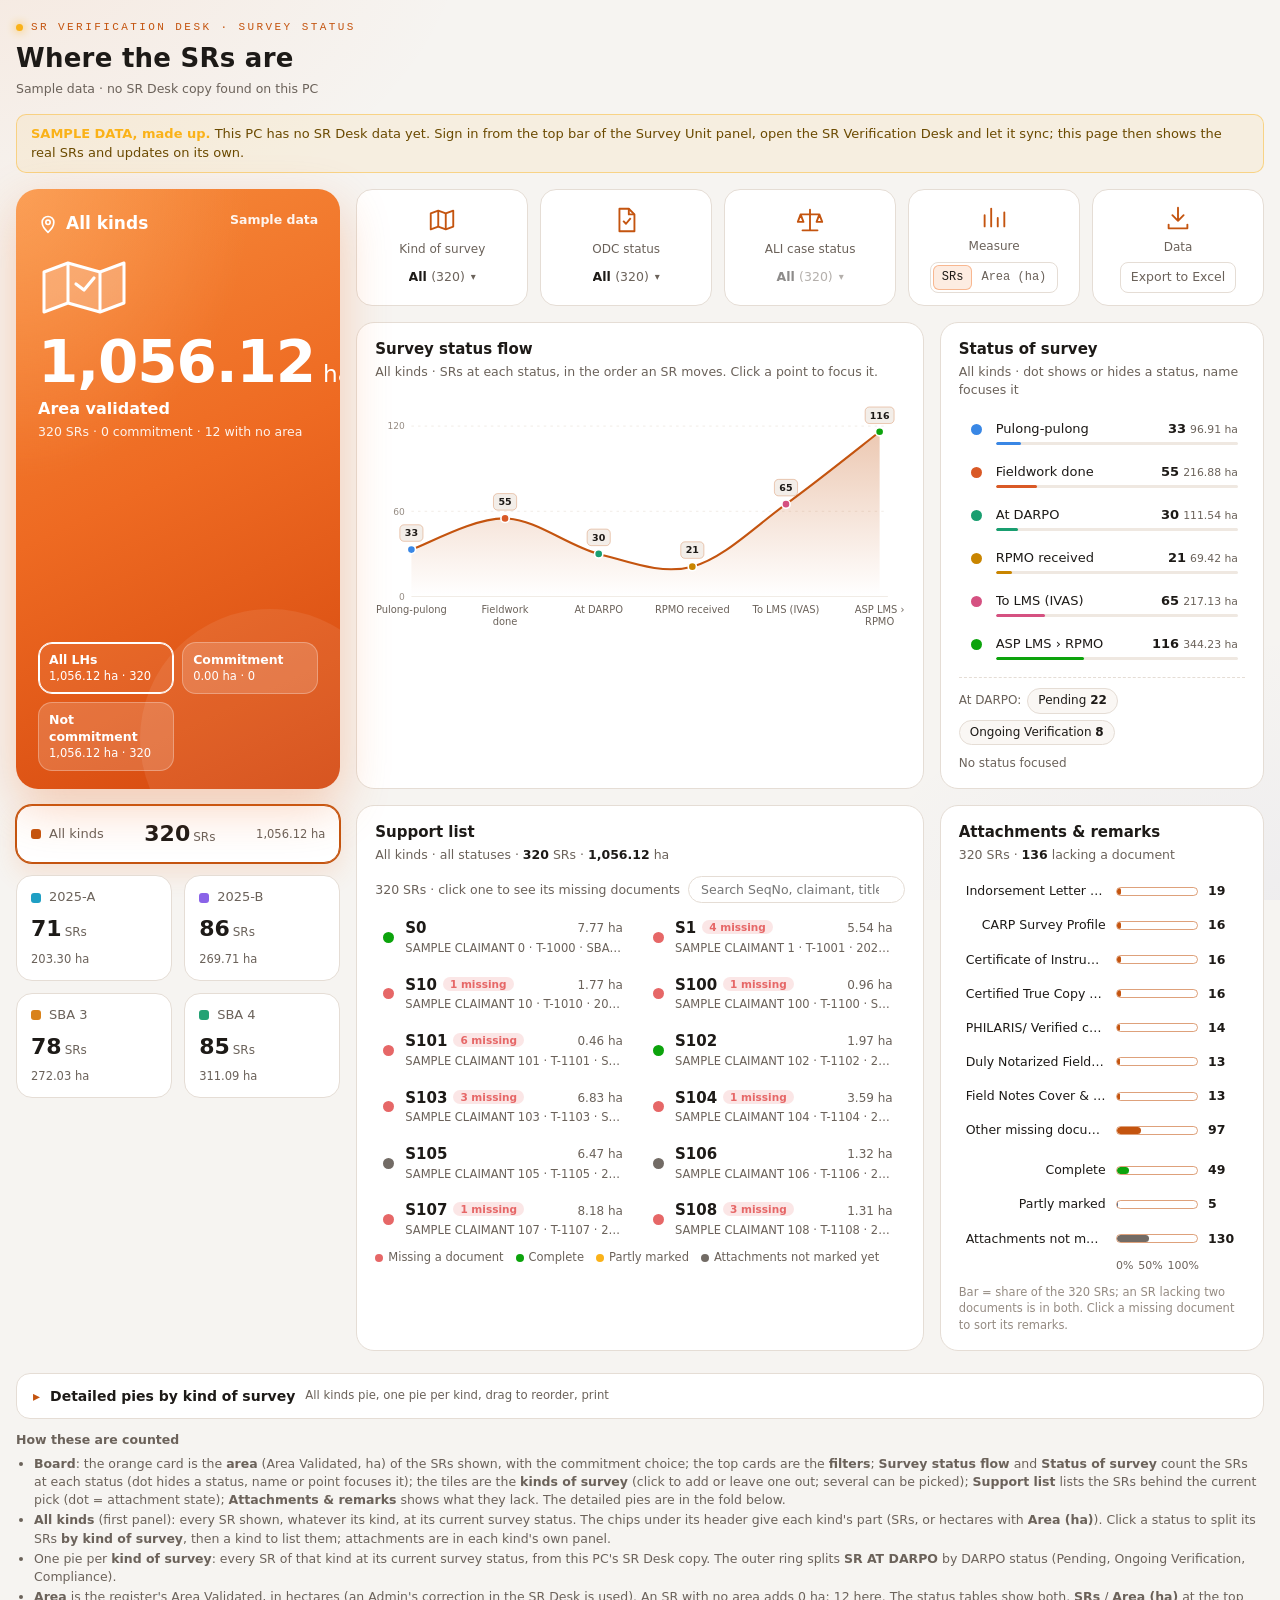
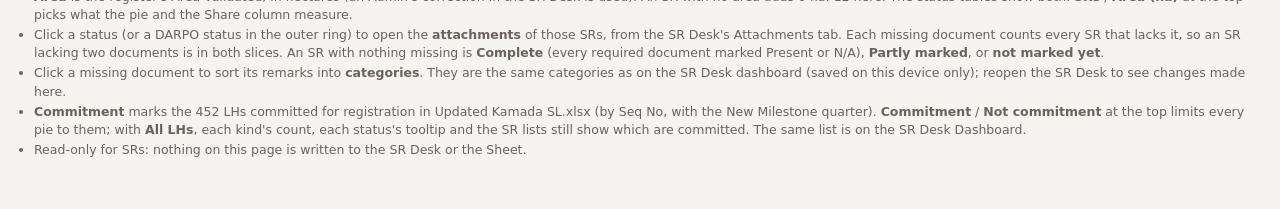
<file: apps/sr-dashboard.html>
<!doctype html>
<html lang="en">
<head>
<meta charset="utf-8">
<meta name="viewport" content="width=device-width, initial-scale=1">
<title>SR Status Dashboard</title>
<!--
  SR Status Dashboard: survey status of the SR Verification Desk's SRs, one pie per kind of survey, with the attachments of the SRs at a status.
  Reads the SR Desk's own copy on this PC (localStorage "srdesk-v1": register, records, unsynced queue), so it must be
  opened from the same place as sr-desk.html (same folder on the same server, or both as files). It never writes anything.
  With no SR Desk data on this PC it shows made-up sample data, marked as such.
  Copy of record: outputs/sr-verification-desk/app/sr-dashboard.html; outputs/app-hub/apps/sr-dashboard.html is a verbatim copy.
-->
<style>
:root {
  /* Orange design (2026-11-25, user's weather-dashboard picture): near-black cards, orange accent (--cyan keeps its name so older rules follow). */
  --bg: #0b0b0e; --surface: #17171c; --surface-2: #1f1f26; --line: #2a2a31; --grid: #222229;
  --fg: #f4f1ee; --muted: #a59e97; --faint: #726b65;
  --cyan: #f2762e; --in: #3987e5; --out: #d95926; --endorse: #199e70; --comply: #c98500; --days: #9085e9;
  --good: #0ca30c; --warn: #fab219; --crit: #e66767;
  --mono: "Cascadia Mono", "JetBrains Mono", Consolas, "Courier New", monospace;
  --body: "Segoe UI", system-ui, -apple-system, sans-serif;
  --panel-bg: linear-gradient(180deg, rgba(255,255,255,.05), rgba(255,255,255,.025)); --ctrl-bg: rgba(255,255,255,.04); --chip-bg: rgba(255,255,255,.05);
  --tip-bg: rgba(18,18,22,.96); --sunk: rgba(0,0,0,.25); --banner-fg: #f6d58a; --hi: rgba(242,118,46,.08); --hi-2: rgba(242,118,46,.14);
  --grid-line: transparent; --glow-a: rgba(242,118,46,.16); --glow-b: rgba(70,90,190,.12);
  color-scheme: dark;
}
/* Light theme (2026-11-20): follows the Survey Unit panel's choice (message "aw-theme", or aw.theme on this device), else the system setting. */
@media (prefers-color-scheme: light) { :root:not([data-theme="dark"]) {
  --bg: #f6f4f1; --surface: #ffffff; --surface-2: #f3eee9; --line: #e5ddd5; --grid: #efe8e1; --fg: #1d1a17; --muted: #6b625a; --faint: #958b82; --cyan: #c4540f;
  --panel-bg: #ffffff; --ctrl-bg: #ffffff; --chip-bg: #faf7f4; --tip-bg: rgba(255,255,255,.97); --sunk: #faf7f4; --banner-fg: #6b4a00; --hi: rgba(196,84,15,.07); --hi-2: rgba(196,84,15,.12);
  --grid-line: transparent; --glow-a: rgba(242,118,46,.10); --glow-b: rgba(70,90,190,.06); color-scheme: light; } }
:root[data-theme="light"] {
  --bg: #f6f4f1; --surface: #ffffff; --surface-2: #f3eee9; --line: #e5ddd5; --grid: #efe8e1; --fg: #1d1a17; --muted: #6b625a; --faint: #958b82; --cyan: #c4540f;
  --panel-bg: #ffffff; --ctrl-bg: #ffffff; --chip-bg: #faf7f4; --tip-bg: rgba(255,255,255,.97); --sunk: #faf7f4; --banner-fg: #6b4a00; --hi: rgba(196,84,15,.07); --hi-2: rgba(196,84,15,.12);
  --grid-line: transparent; --glow-a: rgba(242,118,46,.10); --glow-b: rgba(70,90,190,.06); color-scheme: light; }
* { box-sizing: border-box; }
html, body { margin: 0; }
body { background: var(--bg); color: var(--fg); font-family: var(--body); font-size: 14px; line-height: 1.45; min-height: 100vh;
  background-image:
    radial-gradient(900px 600px at -5% -10%, var(--glow-a), transparent 60%),
    radial-gradient(900px 600px at 105% 110%, var(--glow-b), transparent 60%),
    linear-gradient(var(--grid-line) 1px, transparent 1px),
    linear-gradient(90deg, var(--grid-line) 1px, transparent 1px);
  background-size: auto, auto, 32px 32px, 32px 32px; background-attachment: fixed; }
.mono, .num { font-family: var(--mono); font-variant-numeric: tabular-nums; }
.wrap { max-width: 1280px; margin: 0 auto; padding: 20px 16px 48px; }
button { font: inherit; color: inherit; }
:focus-visible { outline: 2px solid var(--cyan); outline-offset: 2px; }

/* Header */
header { display: flex; flex-wrap: wrap; align-items: flex-end; justify-content: space-between; gap: 12px 24px; margin-bottom: 16px; }
.eyebrow { font-family: var(--mono); font-size: 11px; letter-spacing: .22em; text-transform: uppercase; color: var(--cyan); display: flex; align-items: center; gap: 8px; }
.live { width: 7px; height: 7px; border-radius: 50%; background: var(--cyan); box-shadow: 0 0 10px var(--cyan); animation: pulse 2s infinite; }
.live.off { background: var(--warn); box-shadow: 0 0 10px var(--warn); }
h1 { margin: 4px 0 2px; font-size: 26px; font-weight: 600; letter-spacing: .01em; }
.src { color: var(--muted); font-size: 12.5px; }
.controls { display: flex; gap: 8px; flex-wrap: wrap; align-items: center; }
.msel { position: relative; font-size: 12.5px; }
.msel summary { list-style: none; cursor: pointer; display: flex; align-items: center; gap: 6px; border: 1px solid var(--line); background: var(--ctrl-bg); color: var(--fg); border-radius: 8px; padding: 6px 10px; max-width: 300px; white-space: nowrap; user-select: none; }
.msel summary::-webkit-details-marker { display: none; }
.msel .ms-l { color: var(--muted); }
.msel .ms-v { overflow: hidden; text-overflow: ellipsis; font-weight: 600; min-width: 0; }
.msel .ms-n { color: var(--muted); font-weight: 400; }
.msel .ms-c { color: var(--muted); font-size: 10px; }
.msel.on summary { border-color: var(--cyan); box-shadow: inset 0 0 0 1px var(--cyan); }
.msel.off summary { opacity: .5; cursor: not-allowed; }
.msel .ms-pop { position: absolute; z-index: 40; top: calc(100% + 4px); left: 0; width: max-content; min-width: 260px; max-width: min(380px, calc(100vw - 16px)); max-height: 340px; overflow: auto;
  background: var(--surface); color: var(--fg); border: 1px solid var(--line); border-radius: 8px; box-shadow: 0 10px 28px rgba(0,0,0,.28); padding: 6px; }
.msel .ms-act { display: flex; justify-content: space-between; align-items: center; gap: 10px; padding: 2px 4px 6px; margin-bottom: 4px; border-bottom: 1px solid var(--line); color: var(--muted); font-size: 11.5px; }
.msel .ms-act button { border: 0; background: none; color: var(--cyan); cursor: pointer; font: inherit; padding: 2px 4px; }
.msel .ms-act button[disabled] { color: var(--muted); opacity: .5; cursor: default; }
.msel .ms-pop label { display: grid; grid-template-columns: auto minmax(0, 1fr) auto; gap: 8px; align-items: center; padding: 6px; border-radius: 6px; cursor: pointer; }
.msel .ms-pop label:hover { background: color-mix(in srgb, var(--fg) 8%, transparent); }
.msel .ms-pop input { accent-color: var(--cyan); margin: 0; }
.msel .ms-pop b { font-variant-numeric: tabular-nums; color: var(--muted); font-weight: 500; }
.seg { display: inline-flex; border: 1px solid var(--line); border-radius: 8px; padding: 2px; background: var(--ctrl-bg); }
.seg button { border: 0; background: none; padding: 6px 12px; border-radius: 6px; color: var(--muted); cursor: pointer; font-family: var(--mono); font-size: 12px; }
.seg button[aria-pressed="true"] { background: rgba(242,118,46,.14); color: var(--fg); box-shadow: inset 0 0 0 1px rgba(242,118,46,.45); }
.btn { border: 1px solid var(--line); background: var(--ctrl-bg); padding: 7px 12px; border-radius: 8px; cursor: pointer; font-size: 12.5px; color: var(--muted); }
.btn:hover, .seg button:hover { color: var(--fg); }

.banner { border: 1px solid rgba(250,178,25,.45); background: rgba(250,178,25,.08); color: var(--banner-fg); border-radius: 10px; padding: 10px 14px; margin-bottom: 16px; font-size: 13px; }
.banner b { color: var(--warn); }
.filters { display: grid; grid-template-columns: repeat(4, minmax(0, 1fr)) auto; gap: 10px 12px; align-items: end; margin-bottom: 12px; padding: 12px 16px; }
.filters label { display: grid; gap: 4px; font-family: var(--mono); font-size: 10.5px; letter-spacing: .14em; text-transform: uppercase; color: var(--muted); min-width: 0; }
.filters select { font: 13px var(--body); letter-spacing: 0; text-transform: none; color: var(--fg); background-color: var(--bg); border: 1px solid var(--line); border-radius: 8px;
  padding: 7px 28px 7px 10px; width: 100%; min-width: 0; appearance: none; cursor: pointer;
  background-image: linear-gradient(45deg, transparent 50%, var(--cyan) 50%), linear-gradient(135deg, var(--cyan) 50%, transparent 50%);
  background-position: calc(100% - 15px) 52%, calc(100% - 10px) 52%; background-size: 5px 5px; background-repeat: no-repeat; }
.filters select.on { border-color: rgba(242,118,46,.7); box-shadow: 0 0 0 1px rgba(242,118,46,.35), 0 0 14px rgba(242,118,46,.18); }
.filters option { background: var(--surface); color: var(--fg); }
.filters .btn[disabled] { opacity: .4; cursor: default; }
.chips { grid-column: 1 / -1; display: flex; flex-wrap: wrap; gap: 6px; }
.chips:empty { display: none; }
.chip { font-family: var(--mono); font-size: 11.5px; color: var(--fg); background: rgba(242,118,46,.12); border: 1px solid rgba(242,118,46,.4); border-radius: 999px; padding: 2px 4px 2px 10px; display: inline-flex; align-items: center; gap: 4px; }
.chip button { border: 0; background: none; color: var(--muted); cursor: pointer; padding: 0 4px; font-size: 14px; line-height: 1; }
.chip button:hover { color: var(--fg); }
.snap { display: grid; gap: 8px; }
.snap .row { display: grid; grid-template-columns: minmax(0, 230px) 1fr 220px; gap: 12px; align-items: center; font-size: 12.5px; }
.snap .name { display: flex; align-items: center; gap: 8px; min-width: 0; }
.snap .name span { overflow: hidden; text-overflow: ellipsis; white-space: nowrap; }
.snap .sw { width: 10px; height: 10px; border-radius: 3px; flex: none; box-shadow: 0 0 8px currentColor; }
.snap .track { height: 10px; border-radius: 0 5px 5px 0; background: rgba(139,155,184,.08); overflow: hidden; }
.snap .track i { display: block; height: 100%; border-radius: 0 5px 5px 0; box-shadow: 0 0 12px currentColor; animation: grow .9s ease-out both; transform-origin: left; }
.snap .n { font-family: var(--mono); text-align: right; color: var(--fg); }
.snap .n small { color: var(--muted); margin-left: 6px; }
.snap .n .alt { color: var(--muted); }
@keyframes grow { from { transform: scaleX(0); } }
.legend button { border: 1px solid var(--line); background: var(--chip-bg); border-radius: 999px; padding: 3px 10px 3px 8px; font-size: 12px; color: var(--fg); cursor: pointer;
  display: inline-flex; align-items: center; gap: 6px; }
.legend button[aria-pressed="false"] { color: var(--faint); }
.legend button[aria-pressed="false"] i { opacity: .25; box-shadow: none; }
.legend.big { margin: 4px 0 10px; }
.pill-commit { display: inline-block; margin-top: 3px; font-family: var(--mono); font-size: 10.5px; padding: 1px 7px; border-radius: 999px; color: var(--fg); background: rgba(242,118,46,.14); box-shadow: inset 0 0 0 1px rgba(242,118,46,.45); white-space: nowrap; }
.cover { font-family: var(--mono); font-size: 12px; color: var(--muted); }
.cover b { color: var(--cyan); }

/* Panels */
.panel { position: relative; background: var(--panel-bg); border: 1px solid var(--line); border-radius: 12px; padding: 16px 18px; backdrop-filter: blur(6px); }
.panel::before, .panel::after { content: ""; position: absolute; width: 14px; height: 14px; border-color: rgba(242,118,46,.6); border-style: solid; pointer-events: none; }
.panel::before { top: -1px; left: -1px; border-width: 1px 0 0 1px; border-top-left-radius: 12px; }
.panel::after { bottom: -1px; right: -1px; border-width: 0 1px 1px 0; border-bottom-right-radius: 12px; }

.kpis { display: grid; grid-template-columns: repeat(4, minmax(0, 1fr)); gap: 12px; margin-bottom: 12px; }
.kpi .k { font-family: var(--mono); font-size: 11px; letter-spacing: .14em; text-transform: uppercase; color: var(--muted); }
.kpi .v { font-family: var(--mono); font-size: 34px; font-weight: 600; margin: 6px 0 2px; letter-spacing: -.02em; text-shadow: 0 0 18px rgba(242,118,46,.25); }
.kpi .v small { font-size: 14px; color: var(--muted); font-weight: 500; margin-left: 4px; }
.kpi .s { color: var(--muted); font-size: 12.5px; }
.delta { font-family: var(--mono); font-size: 12px; padding: 1px 6px; border-radius: 4px; margin-right: 4px; }
.delta.up-bad, .delta.down-bad { color: #ffb4b4; background: rgba(230,103,103,.15); }
.delta.up-good, .delta.down-good { color: #9be89b; background: rgba(12,163,12,.16); }
.delta.flat { color: var(--muted); background: rgba(139,155,184,.12); }

.grid { display: grid; grid-template-columns: repeat(2, minmax(0, 1fr)); gap: 12px; }
.wide { grid-column: 1 / -1; }
.chart-head { display: flex; justify-content: space-between; align-items: flex-start; gap: 12px; flex-wrap: wrap; margin-bottom: 2px; }
.chart-head h2 { margin: 0; font-size: 15px; font-weight: 600; }
.read { color: var(--muted); font-size: 12.5px; margin: 2px 0 8px; }
.read b { color: var(--fg); font-weight: 600; }
.legend { display: flex; gap: 14px; flex-wrap: wrap; font-size: 12.5px; color: var(--muted); }
.legend span { display: inline-flex; align-items: center; gap: 6px; }
.legend i { width: 16px; height: 3px; border-radius: 2px; display: inline-block; box-shadow: 0 0 8px currentColor; }
.legend i.dash { background: repeating-linear-gradient(90deg, var(--crit) 0 4px, transparent 4px 7px) !important; box-shadow: none; }
.chart { position: relative; width: 100%; }
.chart svg { display: block; width: 100%; overflow: visible; }
.chart text { fill: var(--faint); font-family: var(--mono); font-size: 11px; }
.chart .end-label { fill: var(--fg); font-size: 12px; font-weight: 600; }
.tip { position: absolute; pointer-events: none; background: var(--tip-bg); border: 1px solid rgba(242,118,46,.5); border-radius: 8px; padding: 8px 10px;
  font-size: 12px; min-width: 150px; box-shadow: 0 0 24px rgba(242,118,46,.18); opacity: 0; transition: opacity .12s; z-index: 5; }
.tip .t { font-family: var(--mono); color: var(--cyan); font-size: 11px; letter-spacing: .08em; margin-bottom: 4px; }
.tip .r { display: flex; justify-content: space-between; gap: 14px; color: var(--muted); }
.tip .r b { font-family: var(--mono); color: var(--fg); font-weight: 600; }
.tip .r i { display: inline-block; width: 8px; height: 8px; border-radius: 50%; margin-right: 6px; }

.notes { margin-top: 12px; color: var(--muted); font-size: 12.5px; }
.notes ul { margin: 6px 0 0; padding-left: 18px; }
.notes li { margin: 2px 0; }
table { width: 100%; border-collapse: collapse; font-size: 12.5px; }
th, td { padding: 6px 8px; border-bottom: 1px solid var(--grid); text-align: right; white-space: nowrap; }
th:first-child, td:first-child { text-align: left; }
th { color: var(--muted); font-weight: 500; font-family: var(--mono); font-size: 11px; letter-spacing: .06em; text-transform: uppercase; }
td { font-family: var(--mono); }
.table-scroll { overflow-x: auto; }
#table-wrap[hidden] { display: none; }

.pie { display: grid; grid-template-columns: minmax(220px, 320px) minmax(0, 1fr); gap: 16px 32px; align-items: center; }
.pie svg { max-width: 320px; height: auto; margin: 0 auto; }
.pie .grow { transform-origin: 150px 150px; animation: spin 1s cubic-bezier(.2,.8,.2,1) both; }
@keyframes spin { from { transform: rotate(-120deg) scale(.6); opacity: 0; } }
.pie .slice { transition: transform .18s ease-out, opacity .18s; cursor: pointer; }
.chart .c-v { fill: var(--fg); font-size: 22px; font-weight: 600; }
.chart .c-l { fill: var(--muted); font-size: 11px; letter-spacing: .14em; text-transform: uppercase; }
.chart .c-w { fill: var(--cyan); font-size: 11px; }
.pie-list { display: grid; gap: 4px; min-width: 0; }
.pie-list .pr { display: grid; grid-template-columns: 10px minmax(0, 1fr) auto 44px 78px; gap: 10px; align-items: center; font-size: 12.5px; padding: 5px 8px; border-radius: 6px; border: 1px solid transparent; }
.pie-list .pr.on { background: var(--hi); border-color: var(--line); }
.pie-list.both .pr { grid-template-columns: 10px minmax(0, 1fr) 52px 84px 44px 60px; }
.pie-list.both .n.alt { color: var(--muted); }
.pie-list .pr.hd { font-family: var(--mono); font-size: 10.5px; letter-spacing: .12em; text-transform: uppercase; color: var(--faint); padding-top: 0; }
.pie-list .pr.hd span:nth-child(n+3) { text-align: right; }
.pie-list .sw { width: 10px; height: 10px; border-radius: 3px; box-shadow: 0 0 8px currentColor; }
.pie-list .nm { overflow: hidden; text-overflow: ellipsis; white-space: nowrap; }
.pie-list .n { font-family: var(--mono); color: var(--fg); text-align: right; }
.pie-list .p { font-family: var(--mono); color: var(--muted); text-align: right; }
.pie-list .pr > span:last-child { text-align: right; }
.pie-list .pr.sub { padding-top: 2px; padding-bottom: 2px; font-size: 12px; color: var(--muted); }
.pie-list .pr.sub .nm { padding-left: 14px; position: relative; }
.pie-list .pr.sub .nm::before { content: ""; position: absolute; left: 2px; top: -6px; width: 7px; height: 12px; border-left: 1px solid var(--line); border-bottom: 1px solid var(--line); border-bottom-left-radius: 3px; }
.pie-list .pr.sub .sw { width: 8px; height: 8px; justify-self: center; }
.pie-list .pr.sub .n { color: var(--fg); }
.pie-list .sub-note { font-family: var(--mono); font-size: 10.5px; color: var(--faint); padding: 4px 8px 0; letter-spacing: .04em; }
.pie .sub-arc { transition: transform .18s ease-out, opacity .18s; cursor: pointer; }
.week { display: flex; align-items: center; gap: 10px; margin-top: 14px; font-family: var(--mono); font-size: 12px; color: var(--muted); }
.week[hidden] { display: none; }
.week input[type=range] { flex: 1; min-width: 0; accent-color: var(--cyan); cursor: pointer; }
.week .btn { padding: 3px 10px; font-family: var(--mono); }
.week .btn[disabled] { opacity: .4; cursor: default; }
.week b { color: var(--fg); font-weight: 600; white-space: nowrap; }
.draw { stroke-dasharray: var(--len); stroke-dashoffset: var(--len); animation: draw 1.1s ease-out forwards; }
@keyframes draw { to { stroke-dashoffset: 0; } }
@keyframes pulse { 0%, 100% { opacity: 1; } 50% { opacity: .35; } }
.ping { animation: ping 2s ease-out infinite; transform-box: fill-box; transform-origin: center; }
@keyframes ping { 0% { transform: scale(1); opacity: .7; } 100% { transform: scale(3.2); opacity: 0; } }
@media (prefers-reduced-motion: reduce) { .draw { animation: none; stroke-dashoffset: 0; } .ping, .live, .pie .grow { animation: none; } }

/* Per-kind panels (2026-11-20) */
.kinds { display: grid; gap: 22px; }
/* Each kind of survey is its own island: a colour band down the left, a tinted header strip and the kind's name on a badge (--kc set per panel). */
.kindp { border-left: 5px solid var(--kc); padding-top: 0; overflow: hidden; }
.kindp::before { border-color: var(--kc); }
.kind-head { display: flex; justify-content: space-between; align-items: center; gap: 10px 16px; flex-wrap: wrap; margin: 0 -18px 12px -18px; padding: 12px 18px;
  background: linear-gradient(90deg, color-mix(in srgb, var(--kc) 22%, transparent), color-mix(in srgb, var(--kc) 4%, transparent)); border-bottom: 1px solid color-mix(in srgb, var(--kc) 45%, transparent); }
.kind-head h2 { margin: 0; font-size: 15px; font-weight: 600; display: flex; align-items: center; gap: 10px; flex-wrap: wrap; }
.kind-badge { font-family: var(--mono); font-size: 13px; font-weight: 700; letter-spacing: .06em; padding: 3px 10px; border-radius: 6px; background: var(--kc); color: #fff; text-shadow: 0 1px 1px rgba(0,0,0,.35); }
.kind-head .right { display: flex; align-items: center; gap: 12px; flex-wrap: wrap; }
/* Drag to rearrange: the grip on each kind's header. While dragging, every kind folds to its header so the list is short enough to drop anywhere. */
.grip { border: 1px solid transparent; background: none; color: var(--muted); cursor: grab; padding: 4px 6px; border-radius: 6px; font-size: 16px; line-height: 1; touch-action: none; user-select: none; }
.grip:hover, .grip:focus-visible { color: var(--fg); border-color: var(--line); background: var(--ctrl-bg); }
.kinds.reordering { gap: 10px; }
.kinds.reordering .kindp > :not(.kind-head) { display: none; }
.kinds.reordering .kind-head { margin-bottom: 0; }
.kinds.reordering, .kinds.reordering * { cursor: grabbing !important; user-select: none; }
.kindp.dragging { opacity: .85; box-shadow: 0 0 0 2px var(--kc), 0 10px 30px rgba(0,0,0,.35); z-index: 2; }
.kindp.moved { animation: kmoved .7s ease-out; }
@keyframes kmoved { from { box-shadow: 0 0 0 3px var(--kc); } to { box-shadow: 0 0 0 0 transparent; } }
.order-reset { margin-left: 8px; }
/* ALL kinds panel (2026-11-23): above the kinds, with each kind's share of it as chips under the header. */
.kinds-all { margin-bottom: 22px; }
.kinds-all:empty { display: none; }
.kind-split { display: flex; flex-wrap: wrap; gap: 6px 8px; margin: -2px 0 12px; font-size: 12px; color: var(--muted); }
.kind-split span { display: inline-flex; align-items: center; gap: 6px; padding: 2px 8px; border: 1px solid var(--line); border-radius: 999px; background: var(--chip-bg); }
.kind-split i { width: 9px; height: 9px; border-radius: 3px; display: inline-block; }
.kind-split b { color: var(--fg); font-family: var(--mono); font-weight: 600; }
.lh tbody tr[data-seq] { cursor: pointer; }
.lh tbody tr[data-seq]:hover td { background: var(--hi); }
.lh .open { color: var(--cyan); font-family: var(--mono); font-size: 11px; white-space: nowrap; }
@media print {
  :root { --bg: #fff; --surface: #fff; --surface-2: #f1f4f8; --line: #c9d1dd; --grid: #e2e8f1; --fg: #111; --muted: #444; --faint: #666; --cyan: #0a6f8a;
    --panel-bg: #fff; --ctrl-bg: #fff; --chip-bg: #fff; --sunk: #fff; --hi: transparent; --hi-2: #eef3f8; color-scheme: light; }
  body { background: #fff !important; }
  .controls, .btn, .grip, .hint, .tip, .cat-edit, .notes, #banner, .lh .open { display: none !important; }
  body.print-one .kinds > .panel:not(.print-me) { display: none !important; }
  .panel { break-inside: auto; backdrop-filter: none; box-shadow: none; }
  .pie { break-inside: avoid; } .pie .grow, .att-in { animation: none !important; }
  .kind-head { -webkit-print-color-adjust: exact; print-color-adjust: exact; }
  .kind-badge, .sw, .pie svg, .legend i { -webkit-print-color-adjust: exact; print-color-adjust: exact; }
  .pie-list .nm { white-space: normal; }
  .table-scroll { overflow: visible; } .lh tbody tr[data-seq]:hover td { background: none; }
  .tt-bar, .tt-filter, .tt-note { display: none !important; }
}
.hint { font-family: var(--mono); font-size: 11.5px; color: var(--faint); margin: 10px 0 0; }
.pie .slice, .pie-list .pr[data-k], .pie-list .pr[data-s] { cursor: pointer; }
.pie-list .pr.pick { background: var(--hi-2); border-color: rgba(242,118,46,.5); }
.att { margin-top: 14px; border-top: 1px dashed var(--line); padding-top: 14px; }
.att:empty { display: none; }
.att-in { animation: attIn .45s cubic-bezier(.2,.8,.2,1) both; transform-origin: top center; }
@keyframes attIn { from { opacity: 0; transform: translateY(-10px) scale(.97); } }
.att .pie { grid-template-columns: minmax(180px, 240px) minmax(0, 1fr); }
.att .pie svg { max-width: 240px; }
.att h3, .cat h3 { margin: 0; font-size: 14px; font-weight: 600; }
.att .chart-head .btn, .cat .btn { padding: 4px 10px; }
.cat { margin-top: 14px; border: 1px solid var(--line); border-radius: 10px; padding: 14px; background: var(--sunk); }
.cat-edit { border-top: 1px solid var(--line); margin-top: 12px; padding-top: 12px; display: grid; gap: 10px; }
.cat-pick { display: grid; gap: 2px; max-height: 240px; overflow: auto; border: 1px solid var(--line); border-radius: 8px; padding: 6px; }
.cat-pick label { display: grid; grid-template-columns: auto minmax(0, 1fr) auto; gap: 8px; align-items: baseline; padding: 4px 6px; border-radius: 4px; font-size: 13px; cursor: pointer; }
.cat-pick label:hover { background: var(--hi); }
.cat-pick label[hidden] { display: none; }
.cat-row { display: flex; gap: 8px; flex-wrap: wrap; align-items: center; }
.cat-row input { flex: 1 1 200px; min-width: 0; border: 1px solid var(--line); border-radius: 8px; padding: 7px 10px; background: var(--bg); color: var(--fg); font: 13px var(--body); }
.cat .chips { display: flex; flex-wrap: wrap; gap: 6px; }
.btn.primary { color: var(--bg); background: var(--cyan); border-color: var(--cyan); font-weight: 600; }
.rem-empty { border: 1px dashed var(--line); border-radius: 8px; padding: 22px 14px; text-align: center; color: var(--muted); font-size: 13px; }
.lh td { font-family: var(--body); white-space: normal; text-align: left; }
.lh td.mono { font-family: var(--mono); }
.lh .sub { color: var(--muted); font-size: 11.5px; }
@media (max-width: 600px) { .att .pie { grid-template-columns: 1fr; } }
@media (max-width: 900px) { .filters { grid-template-columns: repeat(2, minmax(0, 1fr)); } .kpis { grid-template-columns: repeat(2, minmax(0, 1fr)); } .grid { grid-template-columns: 1fr; } }
@media (max-width: 600px) { .pie { grid-template-columns: 1fr; } .pie-list .pr { grid-template-columns: 10px minmax(0, 1fr) auto 40px 64px; gap: 8px; } .snap .row { grid-template-columns: minmax(0, 1fr) auto; } .snap .track { grid-column: 1 / -1; grid-row: 2; } }
@media (max-width: 480px) { .filters { grid-template-columns: 1fr; } .kpi .v { font-size: 28px; } h1 { font-size: 22px; } .panel { padding: 14px; } }
@media print { body { background: #fff; color: #000; } .controls { display: none; } }
/* ---------- Board (2026-11-25, user: "change the SR Flow Dashboard into this image", orange design) ----------
   Hero = area · top cards = filters · Survey status flow + Status of survey · tiles = kinds of survey · Support list · Attachments & remarks. */
.panel { border-radius: 18px; }
.panel::before, .panel::after { display: none; }
.board { display: grid; grid-template-columns: minmax(290px, 1fr) minmax(0, 1.75fr) minmax(270px, 1fr); grid-template-areas: "hero frow frow" "hero flow stat" "kt sup att"; gap: 16px; }
.card { background: var(--panel-bg); border: 1px solid var(--line); border-radius: 18px; padding: 16px 18px; min-width: 0; box-shadow: inset 0 1px 0 rgba(255,255,255,.04); }
.card h2 { margin: 0; font-size: 15px; font-weight: 600; }
.card .read { margin: 2px 0 10px; }
.hero { grid-area: hero; position: relative; overflow: hidden; border-radius: 22px; padding: 22px 22px 18px; color: #fff; display: flex; flex-direction: column; gap: 10px;
  background: radial-gradient(120% 80% at 0% 0%, rgba(255,176,110,.55), transparent 60%), linear-gradient(155deg, #f68a3a 0%, #ee6a22 48%, #d4470e 100%);
  box-shadow: 0 18px 50px rgba(238,106,34,.30); }
.hero::after { content: ""; position: absolute; right: -60px; bottom: -80px; width: 260px; height: 260px; border-radius: 50%; background: rgba(255,255,255,.08); pointer-events: none; }
.hero-top { display: flex; justify-content: space-between; align-items: flex-start; gap: 10px; font-weight: 600; position: relative; z-index: 1; }
.hero-top .loc { display: flex; gap: 8px; align-items: center; font-size: 17px; min-width: 0; }
.hero-top .loc svg { flex: none; }
.hero-top .upd { font-size: 12.5px; opacity: .92; text-align: right; }
.hero-ic { width: 92px; margin-top: 8px; }
.hero-big { font-size: clamp(40px, 4.6vw, 58px); font-weight: 600; line-height: 1; letter-spacing: -.02em; font-variant-numeric: tabular-nums; }
.hero-big small { font-size: .4em; font-weight: 500; margin-left: 8px; letter-spacing: 0; }
.hero-sub { font-size: 16px; font-weight: 600; margin-top: 6px; }
.hero-meta { font-size: 12.5px; opacity: .92; margin-top: 2px; }
.hero-chips { display: grid; grid-template-columns: repeat(auto-fit, minmax(108px, 1fr)); gap: 8px; margin-top: auto; padding-top: 10px; position: relative; z-index: 1; }
.hero-chips button { border: 1px solid rgba(255,255,255,.28); background: rgba(255,255,255,.16); color: #fff; border-radius: 14px; padding: 9px 10px; text-align: left; cursor: pointer; font-size: 11.5px; line-height: 1.35; min-width: 0; }
.hero-chips button b { display: block; font-size: 12.5px; }
.hero-chips button:hover { background: rgba(255,255,255,.24); }
.hero-chips button[aria-pressed="true"] { background: rgba(255,255,255,.06); border-color: #fff; box-shadow: inset 0 0 0 1px #fff; }
.hero :focus-visible { outline-color: #fff; }
.frow { grid-area: frow; display: grid; grid-template-columns: repeat(5, minmax(0, 1fr)); gap: 12px; }
.fcard { background: var(--panel-bg); border: 1px solid var(--line); border-radius: 16px; padding: 12px 10px; display: flex; flex-direction: column; align-items: center; justify-content: center; gap: 6px; text-align: center; min-width: 0; }
.fcard .fi { width: 30px; height: 30px; color: var(--cyan); }
.fcard .fi svg { width: 100%; height: 100%; }
.fcard .fl { font-size: 12px; color: var(--muted); }
.fcard .msel summary { border-color: transparent; background: none; justify-content: center; padding: 3px 6px; max-width: 100%; }
.fcard .msel .ms-l { display: none; }
.fcard .msel, .fcard > span { max-width: 100%; min-width: 0; }
.fcard select { font: 600 12.5px var(--body); color: var(--fg); background: none; border: 1px solid transparent; border-radius: 8px; padding: 3px 22px 3px 6px; max-width: 100%; cursor: pointer; appearance: none; text-align: center;
  background-image: linear-gradient(45deg, transparent 50%, var(--muted) 50%), linear-gradient(135deg, var(--muted) 50%, transparent 50%); background-position: calc(100% - 11px) 55%, calc(100% - 7px) 55%; background-size: 4px 4px; background-repeat: no-repeat; }
.fcard select.on, .fcard .msel.on summary { border-color: var(--cyan); box-shadow: inset 0 0 0 1px var(--cyan); }
.fcard select option { background: var(--surface); color: var(--fg); }
.fcard .seg button { padding: 4px 9px; }
.fcard .btn { padding: 5px 10px; }
.flow { grid-area: flow; }
.flow .fwrap { overflow-x: auto; }
.flow svg { display: block; width: 100%; height: auto; }
@media (max-width: 720px) { .flow svg { min-width: 520px; } }
.flow text { font-family: var(--body); }
.flow .ax { fill: var(--muted); font-size: 12px; }
.flow .yl { fill: var(--faint); font-size: 11px; }
.flow .vl rect { fill: var(--surface-2); stroke: color-mix(in srgb, var(--cyan) 35%, transparent); }
.flow .vl text { fill: var(--fg); font-size: 11.5px; font-weight: 600; }
.flow .fp { cursor: pointer; }
.flow .fp:hover circle.d, .flow .fp.on circle.d { r: 7; }
.flow .fp.on .vl rect { fill: var(--cyan); stroke: var(--cyan); }
.flow .fp.on .vl text { fill: #fff; }
.flow .fp.on .ax { fill: var(--fg); font-weight: 600; }
.stat { grid-area: stat; display: flex; flex-direction: column; }
.srows { display: grid; gap: 2px; }
.srow { display: grid; grid-template-columns: 22px minmax(0, 1fr) auto; gap: 2px 8px; align-items: center; padding: 6px 6px; border-radius: 10px; border: 1px solid transparent; }
.srow:hover { background: var(--hi); }
.srow.on { background: var(--hi-2); border-color: color-mix(in srgb, var(--cyan) 50%, transparent); }
.srow .eye { width: 22px; height: 22px; border-radius: 50%; border: 0; background: none; cursor: pointer; display: grid; place-items: center; padding: 0; }
.srow .eye i { width: 11px; height: 11px; border-radius: 50%; display: block; }
.srow .eye[aria-pressed="false"] i { opacity: .2; }
.srow.off .nm, .srow.off .v { color: var(--faint); text-decoration: line-through; }
.srow .nm { border: 0; background: none; padding: 0; text-align: left; cursor: pointer; font-size: 13px; overflow: hidden; text-overflow: ellipsis; white-space: nowrap; color: var(--fg); }
.srow .v { font-variant-numeric: tabular-nums; font-weight: 600; font-size: 13px; text-align: right; }
.srow .v small { color: var(--muted); font-weight: 400; margin-left: 4px; }
.srow .bar { grid-column: 2 / -1; height: 3px; border-radius: 2px; background: var(--grid); overflow: hidden; }
.srow .bar i { display: block; height: 100%; border-radius: 2px; }
.darpo { display: flex; gap: 6px; flex-wrap: wrap; margin-top: 10px; padding-top: 10px; border-top: 1px dashed var(--line); font-size: 12px; color: var(--muted); align-items: center; }
.darpo button, .linkbtn { border: 1px solid var(--line); background: var(--chip-bg); color: var(--fg); border-radius: 999px; padding: 3px 10px; cursor: pointer; font-size: 12px; }
.darpo button[aria-pressed="true"] { border-color: var(--cyan); box-shadow: inset 0 0 0 1px var(--cyan); }
.darpo b { font-variant-numeric: tabular-nums; }
.stat .foot { margin-top: auto; padding-top: 10px; display: flex; justify-content: space-between; gap: 8px; align-items: center; font-size: 12px; color: var(--muted); }
.kt { grid-area: kt; display: grid; grid-template-columns: repeat(2, minmax(0, 1fr)); gap: 12px; align-content: start; }
.ktile { background: var(--panel-bg); border: 1px solid var(--line); border-radius: 16px; padding: 12px 14px; cursor: pointer; text-align: left; color: var(--fg); display: flex; flex-direction: column; gap: 6px; min-height: 100px; min-width: 0; }
.ktile:hover { border-color: color-mix(in srgb, var(--cyan) 45%, var(--line)); }
.ktile .kn { display: flex; gap: 8px; align-items: center; font-size: 13px; color: var(--muted); min-width: 0; }
.ktile .kn span { overflow: hidden; text-overflow: ellipsis; white-space: nowrap; }
.ktile .kn i { width: 10px; height: 10px; border-radius: 3px; flex: none; }
.ktile .kv { font-size: 22px; font-weight: 600; text-align: center; margin-top: auto; font-variant-numeric: tabular-nums; }
.ktile .kv small { font-size: 12px; color: var(--muted); font-weight: 500; margin-left: 3px; }
.ktile .ks { font-size: 11.5px; color: var(--muted); text-align: center; }
.ktile[aria-pressed="true"] { border-color: var(--cyan); box-shadow: 0 0 0 1px var(--cyan), 0 10px 26px rgba(242,118,46,.16); }
.ktile.all { grid-column: 1 / -1; min-height: 0; flex-direction: row; align-items: center; justify-content: space-between; }
.ktile.all .kv { margin: 0; }
.sup { grid-area: sup; display: flex; flex-direction: column; }
.sup .srlist { grid-template-columns: repeat(auto-fill, minmax(210px, 1fr)); }
.sup-head { display: flex; justify-content: space-between; align-items: center; gap: 8px; flex-wrap: wrap; margin-bottom: 8px; }
.sup-head input { flex: 1 1 140px; max-width: 220px; min-width: 0; border: 1px solid var(--line); border-radius: 999px; padding: 5px 12px; background: var(--ctrl-bg); color: var(--fg); font: 12.5px var(--body); }
.srlist { display: grid; grid-template-columns: repeat(2, minmax(0, 1fr)); gap: 4px 14px; max-height: 330px; overflow: auto; align-content: start; padding-right: 4px; }
.sr { display: grid; grid-template-columns: 12px minmax(0, 1fr) auto; gap: 0 10px; align-items: center; border: 0; background: none; text-align: left; padding: 7px 8px; border-radius: 10px; cursor: pointer; color: var(--fg); min-width: 0; }
.sr:hover { background: var(--hi); }
.sr .dot { width: 11px; height: 11px; border-radius: 50%; grid-row: 1 / 3; }
.sr .sq { font-size: 15px; font-weight: 600; font-variant-numeric: tabular-nums; }
.sr .sv { font-size: 12px; color: var(--muted); text-align: right; font-variant-numeric: tabular-nums; }
.sr .sc { grid-column: 2 / -1; font-size: 11.5px; color: var(--muted); overflow: hidden; text-overflow: ellipsis; white-space: nowrap; }
.sr .pill-commit { margin: 0 0 0 6px; font-size: 9.5px; vertical-align: 2px; }
.sr .mc { margin-left: 6px; padding: 1px 7px; border-radius: 999px; font-size: 10.5px; font-weight: 600; vertical-align: 2px; color: #e66767; background: color-mix(in srgb, #e66767 16%, transparent); }
.dkey { display: flex; gap: 12px; flex-wrap: wrap; font-size: 11.5px; color: var(--muted); margin-top: 8px; }
.dkey span { display: inline-flex; gap: 5px; align-items: center; }
.dkey i { width: 8px; height: 8px; border-radius: 50%; display: inline-block; }
.att2 { grid-area: att; display: flex; flex-direction: column; }
.arows { display: grid; gap: 4px; }
.arow { display: grid; grid-template-columns: minmax(0, 1.7fr) minmax(60px, 1fr) 30px; gap: 10px; align-items: center; border: 1px solid transparent; background: none; color: var(--fg); padding: 5px 6px; border-radius: 10px; cursor: pointer; text-align: right; font-size: 12.5px; }
.arow:hover { background: var(--hi); }
.arow[aria-pressed="true"] { background: var(--hi-2); border-color: color-mix(in srgb, var(--cyan) 50%, transparent); }
.arow .al { overflow: hidden; text-overflow: ellipsis; white-space: nowrap; }
.arow .tr { height: 9px; border-radius: 5px; border: 1px solid color-mix(in srgb, var(--cyan) 55%, transparent); overflow: hidden; }
.arow .tr i { display: block; height: 100%; border-radius: 4px; }
.arow .an { font-variant-numeric: tabular-nums; font-weight: 600; text-align: left; }
.arow.gap { margin-top: 6px; }
.aaxis { display: grid; grid-template-columns: minmax(0, 1.7fr) minmax(60px, 1fr) 30px; gap: 10px; font-size: 11px; color: var(--muted); padding: 4px 6px 0; }
.aaxis span:nth-child(2) { display: flex; justify-content: space-between; }
.att2 .foot { margin-top: auto; padding-top: 10px; font-size: 11.5px; color: var(--faint); }
.empty { padding: 30px 0; text-align: center; color: var(--muted); font-size: 13px; }
.lhd { display: flex; flex-direction: column; gap: 6px; min-height: 100%; }
.lhd[hidden], #supr > [hidden] { display: none; }
.lhd-top { display: flex; justify-content: space-between; align-items: center; gap: 8px; margin-bottom: 6px; }
.lhd-top .btn[disabled] { opacity: .45; cursor: default; }
.lhd-id { display: flex; align-items: center; gap: 10px; flex-wrap: wrap; }
.lhd-id .dot { width: 12px; height: 12px; border-radius: 50%; }
.lhd-seq { font-size: 28px; font-weight: 600; font-variant-numeric: tabular-nums; line-height: 1.1; }
.lhd-id .pill-commit { margin: 0; }
.lhd-ha { margin-left: auto; font-size: 15px; font-weight: 600; font-variant-numeric: tabular-nums; }
.lhd-who { font-size: 15px; font-weight: 600; }
.lhd-meta { font-size: 12.5px; color: var(--muted); }
.lhd-sum { display: flex; gap: 6px; flex-wrap: wrap; margin: 6px 0 2px; }
.lhd-sum span { border: 1px solid var(--line); background: var(--chip-bg); border-radius: 999px; padding: 2px 10px; font-size: 12px; color: var(--muted); }
.lhd-sum b { color: var(--fg); font-variant-numeric: tabular-nums; }
.lhd-sum .m { border-color: rgba(230,103,103,.55); background: rgba(230,103,103,.12); }
.lhd h3 { margin: 8px 0 2px; font-size: 13px; font-weight: 600; color: var(--muted); text-transform: uppercase; letter-spacing: .06em; }
.mdocs { list-style: none; margin: 0; padding: 0; display: grid; gap: 6px; max-height: 280px; overflow: auto; counter-reset: md; }
.mdocs li { counter-increment: md; display: grid; grid-template-columns: 26px minmax(0, 1fr); gap: 2px 8px; padding: 8px 10px; border-radius: 10px; background: var(--sunk); border-left: 3px solid #e66767; }
.mdocs li::before { content: counter(md); grid-row: 1 / 3; width: 22px; height: 22px; border-radius: 50%; display: grid; place-items: center; font-size: 11px; font-weight: 700; color: #fff; background: #e66767; }
.mdocs .mt { font-size: 13px; }
.mdocs .mr { font-size: 12px; color: var(--cyan); }
.mdocs .mr.none { color: var(--faint); font-style: italic; }
#bdetail:empty { display: none; }
#bdetail { margin-top: 16px; }
#bdetail .cat { margin-top: 0; background: var(--panel-bg); border-radius: 18px; }
.classic { margin-top: 22px; }
.classic > summary { cursor: pointer; list-style: none; display: flex; align-items: center; gap: 10px; flex-wrap: wrap; padding: 12px 16px; border: 1px solid var(--line); border-radius: 14px; background: var(--panel-bg); font-weight: 600; }
.classic > summary::-webkit-details-marker { display: none; }
.classic > summary::before { content: "▸"; color: var(--cyan); transition: transform .15s; }
.classic[open] > summary::before { transform: rotate(90deg); }
.classic > summary small { color: var(--muted); font-weight: 400; }
.classic > summary .btn { margin-left: auto; }
.classic-in { margin-top: 16px; }
@media (max-width: 1180px) { .board { grid-template-columns: minmax(0, 1fr) minmax(0, 1fr); grid-template-areas: "frow frow" "hero stat" "flow flow" "kt att" "sup sup"; } }
@media (max-width: 720px) {
  .board { grid-template-columns: minmax(0, 1fr); grid-template-areas: "frow" "hero" "stat" "flow" "kt" "att" "sup"; }
  .frow { grid-template-columns: repeat(2, minmax(0, 1fr)); } .frow .fcard:last-child { grid-column: 1 / -1; }
  .sup .srlist { grid-template-columns: minmax(0, 1fr); }
  .hero-chips { grid-template-columns: minmax(0, 1fr); }
}
@media print { body.print-one .board, body.print-one #bdetail, body.print-one .classic > summary { display: none !important; } }
</style>
</head>
<body>
<div class="wrap">
  <header>
    <div>
      <div class="eyebrow"><span class="live" id="live"></span>SR Verification Desk · Survey status</div>
      <h1>Where the SRs are</h1>
      <div class="src" id="src">Loading…</div>
    </div>
  </header>
  <div id="banner"></div>
  <!-- Board (2026-11-25): hero = area; top cards = filters; survey status flow and status of survey; tiles = kinds of survey;
       support list = the SRs behind the current pick; attachments & remarks. The detailed pies per kind stay below, folded. -->
  <main class="board" id="board">
    <section class="hero" id="hero" aria-label="Area"></section>
    <section class="frow" id="frow" aria-label="Filters">
      <div class="fcard"><span class="fi" aria-hidden="true"><svg viewBox="0 0 32 32" fill="none" stroke="currentColor" stroke-width="2" stroke-linejoin="round"><path d="M4 9l8-3 8 3 8-3v17l-8 3-8-3-8 3z"/><path d="M12 6v17M20 9v17"/></svg></span>
        <span class="fl">Kind of survey</span><span id="f-kind-box"></span></div>
      <div class="fcard"><span class="fi" aria-hidden="true"><svg viewBox="0 0 32 32" fill="none" stroke="currentColor" stroke-width="2" stroke-linejoin="round"><path d="M9 4h10l6 6v18H9z"/><path d="M19 4v6h6M13 17l3 3 5-6"/></svg></span>
        <span class="fl">ODC status</span><span id="f-odc-box"></span></div>
      <div class="fcard"><span class="fi" aria-hidden="true"><svg viewBox="0 0 32 32" fill="none" stroke="currentColor" stroke-width="2" stroke-linejoin="round" stroke-linecap="round"><path d="M16 5v22M8 27h16M6 10h20M6 10l-3 8h6zM26 10l-3 8h6z"/></svg></span>
        <span class="fl">ALI case status</span><span id="f-ali-box"></span></div>
      <div class="fcard"><span class="fi" aria-hidden="true"><svg viewBox="0 0 32 32" fill="none" stroke="currentColor" stroke-width="2" stroke-linecap="round"><path d="M6 26V14M13 26V7M20 26v-9M27 26V11"/></svg></span>
        <span class="fl">Measure</span><div class="seg" role="group" aria-label="Measure" id="metric"><button data-m="count">SRs</button><button data-m="area">Area (ha)</button></div></div>
      <div class="fcard"><span class="fi" aria-hidden="true"><svg viewBox="0 0 32 32" fill="none" stroke="currentColor" stroke-width="2" stroke-linejoin="round" stroke-linecap="round"><path d="M16 5v14M10 13l6 6 6-6M6 23v4h20v-4"/></svg></span>
        <span class="fl">Data</span><button class="btn" id="export-xlsx" title="Download the SRs shown (commitment, ODC and ALI filters applied; not the kind tile) as an Excel file: SRs, Summary, Missing documents">Export to Excel</button></div>
    </section>
    <section class="card flow" id="flow" aria-label="Survey status flow"></section>
    <section class="card stat" id="stat" aria-label="Status of survey"></section>
    <section class="kt" id="ktiles" aria-label="Kinds of survey"></section>
    <section class="card sup" id="sup" aria-label="Support list"></section>
    <section class="card att2" id="att2" aria-label="Attachments and remarks"></section>
  </main>
  <div id="bdetail"></div>
  <details class="classic" id="classic">
    <summary>Detailed pies by kind of survey <small>All kinds pie, one pie per kind, drag to reorder, print</small><button class="btn order-reset" id="order-reset" hidden title="Put the kinds of survey back in order by name">Reset order</button></summary>
    <div class="classic-in">
      <!-- One panel per kind of survey: survey status pie; a status click opens the attachments pie of its SRs; a missing document opens its remark categories. -->
      <!-- ALL kinds together (2026-11-23): one survey status pie of every SR shown, whatever its kind; always first, not dragged. -->
      <section class="kinds kinds-all" id="kinds-all"></section>
      <section class="kinds" id="kinds"></section>
    </div>
  </details>
  <div class="notes" id="notes"></div>
</div>

<script>
"use strict";
/* ---------- Data: the SR Desk's copy on this PC ---------- */
const STORE = "srdesk-v1";
const AT_DARPO = "SR AT DARPO";
const SURVEYS = ["CONDUCTED INITIAL PULONG PULONG", "COMPLETED FIELDWORK", "SR AT DARPO", "SR RECEIVED BY RPMO",
  "SR TRANSMITTED TO LMS FOR IVAS", "SR TRANSMITTED TO CPMO FOR LRA APPROVAL", "SR TRANSMITTED TO LRA FOR APPROVAL",
  "ASP FROM LMS RECEIVED BY RPMO", "ASP FROM LMS RECEIVED BY CPMO", "ASP FROM LRA RECEIVED BY CPMO", "ASP FROM LRA RECEIVED BY RPMO",
  "ASP FROM LMS RECEIVED BY PPMO", "ASP FROM LRA RECEIVED BY PPMO", "FOR REPLACEMENT"];
const OLD_STATUS = { "Received": "Pending", "Awaiting SR": "Pending", "In verification": "Ongoing Verification", "Returned": "Compliance", "Endorsed": "" };
const isIso = s => /^\d{4}-\d{2}-\d{2}$/.test(String(s || ""));
const esc = s => String(s ?? "").replace(/[&<>"']/g, c => ({ "&": "&amp;", "<": "&lt;", ">": "&gt;", '"': "&quot;", "'": "&#39;" }[c]));
const dayNum = s => Math.round(new Date(s + "T00:00:00Z") / 86400000);
const isoOf = n => new Date(n * 86400000).toISOString().slice(0, 10);
const todayIso = () => { const d = new Date(); return `${d.getFullYear()}-${String(d.getMonth() + 1).padStart(2, "0")}-${String(d.getDate()).padStart(2, "0")}`; };
function mapSurvey(raw) { // same rule as sr-desk.html
  const t = String(raw || "").replace(/^\s*\d+(-[A-Z])?\s*-\s*/i, "").replace(/\s+/g, " ").trim().toUpperCase();
  if (/PULONG/.test(t)) return SURVEYS[0];
  return SURVEYS.includes(t) ? t : "";
}
// Area Validated (hectares) as a number; blank or unreadable is null, so it is counted as missing, never as 0 ha.
function toHa(v) { if (typeof v === "number") return isFinite(v) ? v : null; const n = parseFloat(String(v ?? "").replace(/,/g, "").trim()); return isFinite(n) ? n : null; }
function readDesk() {
  let s = null; try { s = JSON.parse(localStorage.getItem(STORE)); } catch (e) { s = null; }
  if (!s || !Array.isArray(s.register) || !s.register.length) return null;
  const recs = s.records || {}, queue = s.queue || {};
  const list = s.register.filter(reg => reg.kind !== "No batch tracker").map(reg => { // same rule as sr-desk.html: no kind of survey, not listed
    const q = queue[reg.seq], rec = recs[reg.seq];
    let d;
    if (q && q.data) d = Object.assign({}, q.data, { overrides: q.data.overrides || {} });
    else if (rec) d = { status: rec.status, survey: rec.survey || mapSurvey(reg.surveyStatus), received: rec.received || "", decided: rec.decided || "",
      statusDate: rec.status_date || "", rpmoReceived: rec.rpmo_received || "", verifier: rec.verifier || "", round: rec.round || 1, overrides: rec.overrides || {} };
    else { const sv = mapSurvey(reg.surveyStatus); d = { status: sv === AT_DARPO ? "Pending" : "", survey: sv, received: isIso(reg.srReceived) ? reg.srReceived : "",
      decided: "", statusDate: sv && isIso(reg.statusDate) ? reg.statusDate : "", verifier: "", round: 1 }; }
    if (Object.prototype.hasOwnProperty.call(OLD_STATUS, d.status)) { const old = d.status; d.status = OLD_STATUS[old]; if (!d.survey) d.survey = old === "Endorsed" ? "SR RECEIVED BY RPMO" : AT_DARPO; }
    const ov = d.overrides || {}; // an Admin's field corrections in the SR Desk win over the register
    return { seq: reg.seq, kind: reg.kind || "", darmo: ov.darmo ?? reg.darmo ?? "", marpo: ov.marpo ?? reg.marpo ?? "",
      status: d.status || "", survey: d.survey || "", received: d.received || "", decided: d.decided || "", statusDate: d.statusDate || "",
      rpmoReceived: d.rpmoReceived || "", round: d.round || 1, area: toHa(ov.area ?? reg.area),
      // Attachment marks and notes, for the attachments pie (same places sr-desk.html reads them)
      route: d.route || (rec && rec.route) || "", ans: d.ans || (rec && rec.data && rec.data.ans) || {}, notes: d.notes || (rec && rec.data && rec.data.notes) || {},
      claimant: ov.claimant ?? reg.claimant ?? "", title: ov.title ?? reg.title ?? "", lot: ov.lot ?? reg.lot ?? "", verifier: d.verifier || "",
      odc: ov.odc ?? reg.odc ?? "", ali: reg.ali ?? "" }; // MASBATE CCLOA ACCOUNTING columns P (ODC Status) and CA (OnALI 1), via the register
  });
  return { list, pulledAt: s.pulledAt || "", lastSync: s.lastSync || "", pending: Object.keys(queue).length, sample: false };
}
/* Made-up SRs for when this PC has no SR Desk data. Fixed seed, so the picture is the same each time.
   Each one walks through the statuses; like the real SR Desk, only its current status, that status's date and the DARPO/RPMO dates are kept. */
function sampleDesk() {
  let x = 20261116; const rnd = () => (x = (x * 1103515245 + 12345) % 2147483648) / 2147483648;
  const t = dayNum(todayIso()), list = [];
  const KS = ["2025-A", "2025-B", "SBA 3", "SBA 4"], DM = [["Sample DARMO North", ["Sample MARPO 1", "Sample MARPO 2"]], ["Sample DARMO South", ["Sample MARPO 3", "Sample MARPO 4"]]];
  const place = o => { const dm = DM[Math.floor(rnd() * 2)]; return Object.assign(o, { kind: KS[Math.floor(rnd() * 4)], darmo: dm[0], marpo: dm[1][Math.floor(rnd() * 2)] }); };
  const PATH = [[SURVEYS[0], 6, 20], [SURVEYS[1], 10, 35], [AT_DARPO, 5, 25], [SURVEYS[3], 4, 15], [SURVEYS[4], 15, 45], [SURVEYS[7], 0, 0]];
  for (let i = 0; i < 320; i++) {
    let day = t - Math.floor(rnd() * 150), k = 0;
    const s = { seq: "S" + i, status: "", received: "", decided: "", rpmoReceived: "", round: 1 };
    while (true) {
      if (PATH[k][0] === AT_DARPO) s.received = isoOf(day);
      if (PATH[k][0] === SURVEYS[3]) { s.decided = isoOf(day); s.rpmoReceived = isoOf(day); }
      const next = day + PATH[k][1] + Math.floor(rnd() * (PATH[k][2] - PATH[k][1] + 1));
      if (k === PATH.length - 1 || next > t) break;
      day = next; k++;
    }
    s.survey = PATH[k][0]; s.statusDate = isoOf(day);
    if (s.survey === AT_DARPO) { const q = rnd(); s.status = t - day > 14 && q < .45 ? "Compliance" : q > .55 ? "Ongoing Verification" : "Pending"; }
    if (s.status === "Compliance") s.decided = isoOf(day + 14);
    if (rnd() < .25 && k < 2) s.statusDate = ""; // some field statuses have no date, as in the trackers
    s.area = rnd() < .04 ? null : Math.round((0.3 + rnd() * rnd() * 12) * 10000) / 10000; // a few with no area, as in the register
    // Made-up attachment marks for SRs that reached DARPO, so the attachments pie has something to show
    s.route = rnd() < .5 ? "DENR" : "LRA"; s.ans = {}; s.notes = {}; s.claimant = "SAMPLE CLAIMANT " + i; s.title = "T-" + (1000 + i); s.lot = String(1 + i % 90);
    if (k >= 2 && rnd() < .85) { const a = s.ans[s.route] = {}, n = s.notes[s.route] = {};
      docList(s.route).forEach(d => { const q = rnd(); a[d.key] = d.asNeeded ? (q < .7 ? "na" : "present") : q < .12 ? "missing" : q < .2 && k === 2 ? undefined : "present";
        if (a[d.key] === "missing") n[d.key] = ["REPRINT", "For sign", "No copy", ""][Math.floor(rnd() * 4)]; }); }
    list.push(place(s));
  }
  return { list, pulledAt: "", lastSync: "", pending: 0, sample: true };
}

/* ---------- Status keys ---------- */
const HA = "\u0000ha"; // suffix of the area key next to each status's count
const statusOf = s => s.survey || NOT_SET;
/* ---------- Attachments (the SR Desk's "Attachments" tab) ----------
   Document lists: the same as CL[route].docGroups in sr-desk.html, and keyed the same way ("d<group>.<item>"); change both together.
   Marks: "present", "missing", "na"; notes: the verifier's remark on a document. */
const DOC_GROUPS = {
  DENR: [{ items: ["Plan (w/ dry seal of GE)", "CARP Survey Profile", "PARPO/MARPO/GE Joint Certification", "Certification as to Award Limit",
    "PHILARIS/ Verified copy of Title", "Field Notes Cover & GE Cert. duly notarized", "Field Notes Inside", "Transmittal of Survey Returns (3 copies)",
    "Assume & Traverse Computation (Original & Duplicate Copy)", "Lot Data Computation (Original & Duplicate Copy)", "Reference Data", "Validated DLSD File",
    "Order of Cancellation (if covered by approved subd. plan)", "Order of Rejection (if covered by unapproved subd. plan)",
    "PARPO/GE Joint Certification (DAR Contract)", "Certificate of Instrument Registration pursuant to Section 22, DMC 2007-29"] }],
  LRA: [{ items: ["Plan (in mylar or drafting film) duly signed and sealed by GE affiliated by LRA", "Certified True Copy of Title",
    "Duly Notarized Field Notes (signed by MARPO/CARPO & PARPO) and Notarized Field Notes Cover available at Provincial GEP Offices",
    "Lot Data Computation Original & Duplicate Copy (manual or computerized)", "Indorsement Letter from DAR SPLIT Operations"] },
    { asNeeded: true, items: ["Cadastral Map/LDC/LDS", "Previous Approved Plan", "If title is TCT under CLOA or E. Patent submit trace back of title to determine mode of Original Title"] },
    { items: ["CARP Survey Profile", "PARPO/MARPO /GE Joint Certification (2 copies)", "Certification as to Award Limit (2 copies)"] }]
};
function docList(route) { const out = []; (DOC_GROUPS[route] || []).forEach((g, gi) => g.items.forEach((t, i) => out.push({ key: `d${gi}.${i}`, text: t, asNeeded: !!g.asNeeded }))); return out; }
// Same label as a missing document's finding on the SR Desk dashboard, so remark categories are shared with it.
const missLabel = text => `Missing: ${text}`;
const COMPLETE = "Complete", PARTLY = "Partly marked", UNCHECKED = "Attachments not marked yet";
/* Each SR in srs: every document marked Missing counts it in that document's slice (an SR lacking two documents counts in both);
   with none missing it is Complete (every required document marked Present or N/A), Partly marked, or not marked yet. */
function attachStats(srs) {
  const miss = {}, rem = {}, groups = { [COMPLETE]: [], [PARTLY]: [], [UNCHECKED]: [] };
  srs.forEach(s => {
    const docs = docList(s.route), a = (s.ans || {})[s.route] || {}, nt = (s.notes || {})[s.route] || {};
    const marked = docs.filter(d => a[d.key]), missing = docs.filter(d => a[d.key] === "missing");
    if (!docs.length || !marked.length) { groups[UNCHECKED].push(s); return; }
    if (missing.length) { missing.forEach(d => { const l = missLabel(d.text); (miss[l] = miss[l] || []).push(s);
      (rem[l] = rem[l] || {})[s.seq] = String(nt[d.key] || "").trim() || "Missing (no remark)"; }); return; }
    groups[docs.every(d => d.asNeeded || a[d.key]) ? COMPLETE : PARTLY].push(s);
  });
  return { miss, rem, groups };
}
const RCAT_STORE = STORE + "-rcat"; // the SR Desk's remark categories (this device)
const remKey = t => String(t || "").trim().replace(/\s+/g, " ").toLowerCase(); // same as sr-desk.html
const loadRcats = () => { try { return JSON.parse(localStorage.getItem(RCAT_STORE)) || {}; } catch (e) { return {}; } };
const saveRcats = r => { try { localStorage.setItem(RCAT_STORE, JSON.stringify(r)); } catch (e) {} };

/* ---------- Pie chart (hand-drawn SVG donut, works offline). A click on a slice, ring part or key row calls opt.onPick. ---------- */
function pieChart(el, r, prev, opt) {
  const C = 150, R = 124, R0 = 76, RS0 = R + 5, RS1 = R + 19, id = el.id; // RS0-RS1: outer ring of sub-categories
  const sl = opt.series.map(s => ({ s, v: r[s.key] || 0 })).filter(o => o.v > 0);
  const sum = sl.reduce((a, o) => a + o.v, 0);
  if (!sum) { el.innerHTML = `<p class="read" style="padding:40px 0;text-align:center">${esc(opt.empty || "Nothing to draw.")}</p>`; return; }
  let a = 0; sl.forEach(o => { o.a0 = a; a += o.v / sum * 2 * Math.PI; o.a1 = a; o.mid = (o.a0 + o.a1) / 2; });
  const pt = (ang, rr) => (C + rr * Math.sin(ang)).toFixed(2) + "," + (C - rr * Math.cos(ang)).toFixed(2);
  const arc = (a0, a1, ro = R, ri = R0) => { a1 = Math.min(a1, a0 + 2 * Math.PI - 1e-4); const big = a1 - a0 > Math.PI ? 1 : 0;
    return `M${pt(a0, ro)}A${ro},${ro} 0 ${big} 1 ${pt(a1, ro)}L${pt(a1, ri)}A${ri},${ri} 0 ${big} 0 ${pt(a0, ri)}Z`; };
  // Sub-categories (opt.subs: slice key -> [{name, rank, n, ha, v}]) split that slice's arc in the outer ring, in shades of its colour
  const subs = [];
  sl.forEach((o, k) => { const parts = ((opt.subs || {})[o.s.key] || []).filter(q => q.v > 0), tot = parts.reduce((t, q) => t + q.v, 0);
    let b = o.a0; o.parts = parts.map(q => { const sp = Object.assign({}, q, { parent: k, a0: b, a1: b += q.v / tot * (o.a1 - o.a0), of: q.v / tot });
      sp.mid = (sp.a0 + sp.a1) / 2; sp.idx = subs.push(sp) - 1; return sp; }); });
  const SHADE = [1, .62, .36, .18], shade = q => SHADE[q.rank] ?? .18;
  const pct = v => { const p = v / sum * 100; return p > 0 && p < 1 ? "<1%" : Math.round(p) + "%"; };
  const sign = d => d > 0 ? "+" + opt.num(d) : d < 0 ? "−" + opt.num(-d) : "±0";
  let g = `<defs><filter id="${id}-glow" x="-30%" y="-30%" width="160%" height="160%"><feGaussianBlur stdDeviation="4" result="b"/><feMerge><feMergeNode in="b"/><feMergeNode in="SourceGraphic"/></feMerge></filter>
    <radialGradient id="${id}-core"><stop offset="0" stop-color="rgba(242,118,46,.12)"/><stop offset="1" stop-color="rgba(242,118,46,0)"/></radialGradient></defs>
    <circle cx="${C}" cy="${C}" r="${RS1 + 6}" fill="none" stroke="var(--grid)" stroke-dasharray="2 4"/>
    <circle cx="${C}" cy="${C}" r="${R0 - 9}" fill="url(#${id}-core)" stroke="var(--line)"/>
    <g class="${opt.spin ? "grow" : ""}" filter="url(#${id}-glow)">${sl.map((o, k) => `<path class="slice" data-k="${k}" d="${arc(o.a0, o.a1)}" fill="${o.s.color}" fill-opacity=".9" stroke="var(--surface)" stroke-width="2"/>`).join("")}
      ${subs.map(q => `<path class="sub-arc" data-s="${q.idx}" d="${arc(q.a0, q.a1, RS1, RS0)}" fill="${sl[q.parent].s.color}" fill-opacity="${shade(q)}" stroke="var(--surface)" stroke-width="1.5"/>`).join("")}</g>
    <text class="c-v" x="${C}" y="${C + 2}" text-anchor="middle">${opt.center ?? opt.num(sum)}</text>
    <text class="c-l" x="${C}" y="${C + 22}" text-anchor="middle">${esc(opt.unit)}</text>
    <text class="c-w" x="${C}" y="${C + 38}" text-anchor="middle">${esc(opt.cw ?? "now")}</text>`;
  // opt.both (Survey Status panels, 2026-11-21, user: "make the area and SRs here appear not on toggle only"): an SRs column and an
  // Area (ha) column side by side; Share stays the share of what the pie measures (the SRs / Area toggle).
  const B = opt.both, isHa = opt.unit === "hectares";
  const cols = (n, ha, v) => B ? `<span class="n${isHa ? " alt" : ""}">${n.toLocaleString()}</span><span class="n${isHa ? "" : " alt"}">${fmtHa(ha)}</span>` : `<span class="n">${opt.num(v)}</span>`;
  const list = `<div class="pie-list${B ? " both" : ""}"><div class="pr hd"><span></span><span>${esc(opt.col || "Status")}</span>${B ? "<span>SRs</span><span>Area (ha)</span>" : `<span>${esc(opt.unit)}</span>`}<span title="${B ? "Share of " + (isHa ? "the area" : "the SRs") + ", as the pie shows" : ""}">Share</span><span></span></div>` +
    sl.map((o, k) => { const d = prev ? o.v - (prev[o.s.key] || 0) : null;
      return `<div class="pr" data-k="${k}" title="${esc(o.s.status)}"><i class="sw" style="background:${o.s.color};color:${o.s.color}"></i><span class="nm">${esc(o.s.name)}</span>
        ${cols(B ? B.n(o.s) : 0, B ? B.ha(o.s) : 0, o.v)}<span class="p">${pct(o.v)}</span><span>${d == null ? "" : `<span class="delta flat">${sign(d)}</span>`}</span></div>` +
        o.parts.map(q => `<div class="pr sub" data-s="${q.idx}" title="${esc(o.s.status)}: ${esc(q.name)}"><i class="sw" style="background:${o.s.color};color:${o.s.color};opacity:${shade(q)}"></i><span class="nm">${esc(q.name)}</span>
        ${cols(q.n || 0, q.ha || 0, q.v)}<span class="p">${Math.round(q.of * 100)}%</span><span></span></div>`).join(""); }).join("") +
    (subs.length ? `<div class="sub-note">Outer ring and indented rows: ${esc(opt.subNote || "")}; their % is of that status</div>` : "") + `</div>`;
  el.innerHTML = `<div class="pie"><svg viewBox="0 0 300 300" role="img" aria-label="${esc(opt.label)}">${g}</svg>${list}</div><div class="tip"></div>`;
  const tip = el.querySelector(".tip"), paths = [...el.querySelectorAll(".slice")], items = [...el.querySelectorAll(".pr[data-k]")];
  const arcs = [...el.querySelectorAll(".sub-arc")], subRows = [...el.querySelectorAll(".pr[data-s]")];
  const push = (node, mid, on) => { node.style.transform = on ? `translate(${(7 * Math.sin(mid)).toFixed(2)}px,${(-7 * Math.cos(mid)).toFixed(2)}px)` : ""; };
  // focus(k): slice k with its ring; focus(k, j): only sub-category j of slice k
  const focus = (k, sj) => { paths.forEach((p, j) => { const on = j === k; push(p, sl[j].mid, on); p.style.opacity = k == null || on ? "" : ".35"; });
    arcs.forEach((a, j) => { const sp = subs[j], on = sp.parent === k && (sj == null || sj === j); push(a, sl[sp.parent].mid, sp.parent === k);
      a.style.opacity = k == null || on ? "" : ".25"; });
    items.forEach((it, j) => it.classList.toggle("on", j === k && sj == null)); subRows.forEach((it, j) => it.classList.toggle("on", j === sj)); };
  const tipAt = (k, ev, sj) => { const o = sl[k], st = o.s.status, sp = sj == null ? null : subs[sj];
    tip.innerHTML = opt.tipFor && !sp ? opt.tipFor(o, pct(o.v)) : `<div class="t">${esc(opt.tipTitle || "")}</div>` + (sp
      ? `<div class="r"><span><i style="background:${o.s.color};opacity:${shade(sp)}"></i>${esc(o.s.name)} \u203a ${esc(sp.name)}</span><b>${pct(sp.v)}</b></div>
        <div class="r"><span>SRs</span><b>${sp.n.toLocaleString()}</b></div><div class="r"><span>Area</span><b>${fmtHa(sp.ha)} ha</b></div>
        <div class="r"><span>Of ${esc(o.s.name)}</span><b>${Math.round(sp.of * 100)}%</b></div>`
      : `<div class="r"><span><i style="background:${o.s.color}"></i>${esc(o.s.name)}</span><b>${pct(o.v)}</b></div>
        <div class="r"><span>SRs</span><b>${(r[st] || 0).toLocaleString()}</b></div><div class="r"><span>Area</span><b>${fmtHa(r[st + HA] || 0)} ha</b></div>` +
        (r[st + CM] != null ? `<div class="r"><span>Commitment</span><b>${r[st + CM].toLocaleString()}</b></div>` : "") +
        o.parts.map(q => `<div class="r"><span>\u00a0\u00a0${esc(q.name)}</span><b>${opt.num(q.v)}</b></div>`).join("")) + (opt.extra ? opt.extra(r) : "");
    const b = el.getBoundingClientRect(), tw = tip.offsetWidth || 170; let left = ev.clientX - b.left + 14;
    if (left + tw > el.clientWidth) left = Math.max(0, ev.clientX - b.left - tw - 14);
    tip.style.left = left + "px"; tip.style.top = Math.max(0, ev.clientY - b.top + 14) + "px"; tip.style.opacity = 1; };
  // Picked slice (opt.pick: series key; opt.pickSub: sub-category name) stays pulled out; hovering away returns to it.
  const pk = opt.pick == null ? null : sl.findIndex(o => o.s.status === opt.pick), pj = pk == null || pk < 0 ? null : subs.findIndex(q => q.parent === pk && q.name === opt.pickSub);
  const rest = () => { if (pk != null && pk >= 0) focus(pk, pj >= 0 ? pj : null); else focus(null); };
  items.forEach((it, j) => it.classList.toggle("pick", j === pk && !(pj >= 0))); subRows.forEach((it, j) => it.classList.toggle("pick", j === pj));
  const pick = (k, sj) => { if (opt.onPick) opt.onPick(sl[k].s.status, sj == null ? null : subs[sj].name); };
  paths.forEach((p, k) => { p.addEventListener("pointermove", ev => { focus(k); tipAt(k, ev); });
    p.addEventListener("pointerleave", () => { rest(); tip.style.opacity = 0; }); p.addEventListener("click", () => pick(k)); });
  items.forEach((it, k) => { it.addEventListener("pointerenter", () => focus(k)); it.addEventListener("pointerleave", rest); it.addEventListener("click", () => pick(k)); });
  arcs.forEach((a, j) => { const k = subs[j].parent; a.addEventListener("pointermove", ev => { focus(k, j); tipAt(k, ev, j); });
    a.addEventListener("pointerleave", () => { rest(); tip.style.opacity = 0; }); a.addEventListener("click", () => pick(k, j)); });
  subRows.forEach((it, j) => { const k = subs[j].parent; it.addEventListener("pointerenter", () => focus(k, j)); it.addEventListener("pointerleave", rest); it.addEventListener("click", () => pick(k, j)); });
  rest();
}

/* ---------- Page ---------- */
/* One panel per kind of survey (2026-11-20, user asked): its survey status pie (now). A click on a status (or a DARPO status in the outer ring)
   opens the attachments pie of that kind's SRs at that status; a click on a missing document opens its remark categories, shared with the SR Desk dashboard. */
const NOT_SET = "Not set";
const $ = id => document.getElementById(id);
let ui = { metric: "count", commit: "all", odc: [], ali: [], pick: {}, att: {}, cat: {}, anim: null };
/* Multi-select dropdown (2026-11-23, user: "enable the multiple selection in the filter"): a <details> with a tick box per value;
   nothing ticked = every value. Stays open while boxes are ticked (the page redraws behind it); a click outside or Esc closes it. */
let mselOpen = "";
const mselSort = (a, b) => (a === NOT_SET) - (b === NOT_SET) || a.localeCompare(b, undefined, { numeric: true });
const mselArr = v => Array.isArray(v) ? v.map(String) : v ? [String(v)] : [];
function mselHtml(id, label, counts, total, sel, off) {
  sel.forEach(v => { if (!(v in counts)) counts[v] = 0; });
  const vals = Object.keys(counts).sort(mselSort);
  const sum = !sel.length ? `All <span class="ms-n">(${total.toLocaleString()})</span>` : sel.length === 1 ? esc(sel[0]) : `${sel.length} selected`;
  return `<details class="msel${sel.length ? " on" : ""}${off ? " off" : ""}" id="${id}"${mselOpen === id && !off ? " open" : ""}>
    <summary aria-label="${esc(label)}${sel.length ? ": " + esc(sel.join(", ")) : ": all"}" title="${esc(off || (sel.length ? sel.join("\n") : "All values"))}"><span class="ms-l">${esc(label)}</span><span class="ms-v">${sum}</span><span class="ms-c" aria-hidden="true">▾</span></summary>
    <div class="ms-pop" role="group" aria-label="${esc(label)}"><div class="ms-act"><span>Tick one or more</span><button type="button" data-a="clear"${sel.length ? "" : " disabled"}>Clear · show all</button></div>
    ${vals.map(v => `<label><input type="checkbox" value="${esc(v)}"${sel.includes(v) ? " checked" : ""}><span>${esc(v)}</span><b>${counts[v].toLocaleString()}</b></label>`).join("")}</div></details>`;
}
function mselBind(el, onSet) {
  if (!el) return;
  if (el.classList.contains("off")) { el.querySelector("summary").onclick = e => e.preventDefault(); return; }
  const fit = () => { const p = el.querySelector(".ms-pop"); p.style.left = "0px"; const r = p.getBoundingClientRect(), over = r.right - (document.documentElement.clientWidth - 8);
    if (over > 0) p.style.left = -Math.min(over, r.left - 8) + "px"; };
  el.querySelector("summary").onclick = () => { mselOpen = el.open ? "" : el.id; }; // before the (async) toggle event, so a quick tick keeps it open
  el.ontoggle = () => { if (el.open) { mselOpen = el.id; fit(); } else if (mselOpen === el.id) mselOpen = ""; };
  if (el.open) fit();
  el.querySelectorAll("input").forEach(c => c.onchange = () => onSet([...el.querySelectorAll("input:checked")].map(x => x.value)));
  el.querySelector("[data-a=clear]").onclick = () => onSet([]);
}
document.addEventListener("click", e => { if (!e.target.isConnected) return; document.querySelectorAll("details.msel[open]").forEach(d => { if (!d.contains(e.target)) d.open = false; }); });
document.addEventListener("keydown", e => { if (e.key === "Escape") document.querySelectorAll("details.msel[open]").forEach(d => { d.open = false; }); });
["odc", "ali"].forEach(f => { try { const v = localStorage.getItem("srdash-" + f); if (v) { let a; try { a = JSON.parse(v); } catch (e) { a = v; } ui[f] = mselArr(a); } } catch (e) {} });
// ODC status / ALI case status filter (2026-11-23). ODC is upper-cased so "With ODC" and "WITH ODC" are one value; blank is "Not set".
const odcOf = s => String(s.odc || "").replace(/\s+/g, " ").trim().toUpperCase() || NOT_SET;
const aliOf = s => String(s.ali || "").replace(/\s+/g, " ").trim() || NOT_SET;
const byCommit = all => ui.commit === "all" ? all : all.filter(s => (commitQ(s) !== undefined) === (ui.commit === "in"));
const shownList = all => byCommit(all).filter(s => (!ui.odc.length || ui.odc.includes(odcOf(s))) && (!ui.ali.length || ui.ali.includes(aliOf(s))));
function fillPicks(all) {
  const base = byCommit(all), hasAli = all.some(s => String(s.ali || "").trim());
  [["f-odc", "odc", odcOf, ""], ["f-ali", "ali", aliOf, hasAli ? "" : "Not in this PC's register yet: it arrives with the next register rebuild after the SR Desk web app update"]].forEach(([id, f, fn, off]) => {
    const n = {}; base.forEach(s => { const v = fn(s); n[v] = (n[v] || 0) + 1; });
    $(id + "-box").innerHTML = mselHtml(id, f === "odc" ? "ODC status" : "ALI case status", n, base.length, ui[f], off);
    mselBind($(id), v => { ui[f] = v; try { localStorage.setItem("srdash-" + f, JSON.stringify(v)); } catch (e) {} render(); });
  });
}
try { const c = localStorage.getItem("srdash-commit"); if (c === "in" || c === "out") ui.commit = c; } catch (e) {}
try { if (localStorage.getItem("srdash-metric") === "area") ui.metric = "area"; } catch (e) {}
try { const p = JSON.parse(localStorage.getItem("srdash-pick")); if (p && typeof p === "object") ui.pick = p; } catch (e) {}
const savePick = () => { try { localStorage.setItem("srdash-pick", JSON.stringify(ui.pick)); } catch (e) {} };
const fmtHa = v => (Math.round(v * 100) / 100).toLocaleString(undefined, { minimumFractionDigits: 2, maximumFractionDigits: 2 });

/* Colour follows the status, never its rank: the first seven statuses found in all of this PC's SRs (in survey order) get the seven
   series colours, checked with the dataviz palette validator on this surface; any further statuses share "Other statuses" in grey.
   Every kind's pie uses the same colours. */
const PALETTE = ["#3987e5", "#d95926", "#199e70", "#c98500", "#d55181", "#0ca30c", "#9085e9"], OTHER = "Other statuses", OTHER_COLOR = "#8b9bb8";
const short = st => st.replace("CONDUCTED INITIAL PULONG PULONG", "INITIAL PULONG-PULONG").replace(" FOR LRA APPROVAL", "").replace(" FOR APPROVAL", "");
const sortStatus = (a, b) => (SURVEYS.indexOf(a) + 1 || 99) - (SURVEYS.indexOf(b) + 1 || 99);
let keyOf = st => st;
function seriesFor(rawList) {
  const present = [...new Set(rawList.map(statusOf))].sort(sortStatus);
  const own = present.slice(0, present.length > 8 ? 7 : 8), rest = present.slice(own.length);
  keyOf = st => own.includes(st) ? st : OTHER;
  return own.map((st, i) => ({ key: st, name: short(st), color: PALETTE[i] || OTHER_COLOR })).concat(rest.length ? [{ key: OTHER, name: `${OTHER} (${rest.length})`, color: OTHER_COLOR, members: rest }] : []);
}
/* Commitment for registration (2026-11-21, user: "add that commitment to SR Flow Dashboard"), as on the SR Desk Dashboard: the same list,
   written between the markers by SKILLS/scripts/sr_desk_commitment.py (pass both html files so the two pages keep the same list). */
/*COMMIT-BEGIN*/const COMMIT_SRC = "Updated Kamada SL.xlsx", COMMIT_Q = {"1": "41543 41557 41582 41583 41595 41598 41604 41608 41628 48774 48780 48785 48795 48821 48829 48831 48852 48863 48911 48920 48938 48971 49001 49003 49009 49043 49052 49069 49078 49087 49173 49177 49181 49188 49198 49212 49282 49299 49328 49449 49473 49482 49510 49580 49589 49600 49660 49742 49853 49856 49881 49882 49887 49915 49926 49930 49936 49957 49999 50000 50002 50070 50093 50109 50184 50185 50272 50281 50308 50359 50374 50463 50466 50488 50502 50537 50553 50622 148003 148010 148030 148031 148039 148101 148167 152065 152184 152338 152462 152472 152522 152549 152669 152719 152758", "2": "49091 49092 49571 49652 50274 50287 50310 50330 50357 50364 50370 50383 50410 50418 50459 50503 50505 50590 50592 50603 50633 142996 143012 143100 143156 143165 143179 143312 143313 148034 148046 148049 148063 148064 148065 148066 148076 148091 148096 148100 148102 148110 148112 148133 148139 148164 149132 152049 152118 152145 152167 152189 152203 152224 152228 152229 152230 152253 152297 152303 152310 152323 152330 152387 152392 152398 152399 152413 152414 152422 152436 152481 152482 152499 152512 152521 152538 152545 152546 152551 152552 152554 152555 152573 152582 152608 152619 152637 152681 152725 152737 152757", "3": "41577 41649 41651 48784 48786 48804 48825 48828 48837 48949 48980 48993 49000 49004 49014 49038 49040 49068 49079 49121 49192 49193 49195 49214 49354 49374 49384 49413 49481 49502 49543 49557 49567 49581 49593 49611 49630 49638 49711 49719 49735 49780 49817 49830 49832 49907 49950 49951 50014 50061 50079 50162 50163 50187 50191 50202 50237 50240 50275 50294 50298 50334 50362 50405 50406 50419 50425 50427 50442 50456 50460 50475 50528 50542 50565 50583 50586 50598 50604 50608 50635 50649 50661 50662 50663 50668 50678 142997 143009 143060 143067 143085 143089 148058 148149 152559 152615 152629 152653 152684 152717 152718", "4": "48724 48822 49053 49098 49131 49133 49135 49138 49140 49158 49242 49666 49820 49910 50098 50143 50449 50667 143001 143086 143097 143102 143107 143129 143137 143142 143163 143185 143191 143197 143208 143209 143230 143233 143236 143238 143245 143259 143263 143264 143281 143299 143306 143314 148004 148005 148006 148021 148024 148026 148036 148043 148055 148059 148095 148097 148099 148103 148106 148108 148109 148111 148115 148119 148121 148124 148125 148132 148138 148143 148159 148168 152042 152043 152055 152062 152063 152066 152068 152072 152078 152108 152109 152113 152152 152188 152194 152199 152201 152204 152209 152218 152220 152235 152243 152248 152254 152262 152265 152268 152279 152292 152300 152318 152332 152333 152335 152345 152351 152366 152377 152381 152412 152420 152426 152428 152429 152430 152441 152455 152460 152479 152508 152519 152527 152528 152529 152568 152570 152571 152574 152587 152594 152595 152600 152627 152631 152634 152635 152646 152649 152658 152668 152672 152673 152683 152686 152690 152701 152711 152713 152715 152722 152726 152731 152743 152744 152746 152747 152756 152763 152764 152768"};/*COMMIT-END*/
const COMMIT = new Map(); Object.entries(COMMIT_Q).forEach(([q, l]) => l.split(" ").filter(Boolean).forEach(seq => COMMIT.set(seq, q)));
const commitQ = s => COMMIT.get(String(s && s.seq != null ? s.seq : s));
const commitLabel = q => q === undefined ? "" : q === "0" ? "Commitment" : `Commitment · Q${q}`;
const CM = " cm"; // suffix of the commitment count next to each status's count
const hidden = new Set();
try { (JSON.parse(localStorage.getItem("srdash-hidden")) || []).forEach(k => hidden.add(k)); } catch (e) {}
/* Show / hide key on the sub pies (2026-11-23, user, on the status key of a kind panel: "add this ... to the sub pie charts"): By kind of survey,
   Attachments and Remark categories. One saved set; keys carry the pie as a prefix ("kind:", "att:", "cat:<document>:"). Returns the series still shown. */
const subHidden = new Set();
try { (JSON.parse(localStorage.getItem("srdash-subhidden")) || []).forEach(k => subHidden.add(k)); } catch (e) {}
function subKey(el, pfx, series) {
  if (!el) return series;
  el.innerHTML = series.filter(x => !x.srs || x.srs.length).map(x => `<button aria-pressed="${!subHidden.has(pfx + x.status)}" data-k="${esc(x.status)}"><i style="background:${x.color};color:${x.color}"></i>${esc(x.name)}</button>`).join("");
  el.querySelectorAll("button").forEach(b => b.onclick = () => { const k = pfx + b.dataset.k; subHidden.has(k) ? subHidden.delete(k) : subHidden.add(k);
    try { localStorage.setItem("srdash-subhidden", JSON.stringify([...subHidden])); } catch (e) {} render(); });
  return series.filter(x => !subHidden.has(pfx + x.status));
}
const SUB_EMPTY = "Everything is hidden. Click one in the key to show it.";

// Attachments pie: up to 7 missing documents by colour, the rest folded into one grey slice, then the SRs with nothing missing.
const ATT_COLORS = ["#d95926", "#d55181", "#c98500", "#9085e9", "#3987e5", "#e66767", "#22c3e6"], ATT_MAX = 7, OTHER_MISS = "Other missing documents";
const GROUP_COLOR = { [COMPLETE]: "#0ca30c", [PARTLY]: "#5d6c88", [UNCHECKED]: "#2c3a56" };
const kindSort = (a, b) => a.localeCompare(b, undefined, { numeric: true });
const bySeq = (a, b) => (Number(a.seq) - Number(b.seq)) || String(a.seq).localeCompare(String(b.seq));
const uniq = arrs => [...new Set([].concat(...arrs))];
const lhTable = (srs, remOf) => `<div class="table-scroll"><table class="lh"><thead><tr><th>SeqNo</th><th>LO / Claimant</th>${remOf ? "<th>Remark</th>" : ""}<th>DARMO</th><th>Status</th><th></th></tr></thead><tbody>
  ${srs.slice().sort(bySeq).map(s => `<tr data-seq="${esc(s.seq)}" tabindex="0" title="Open SR ${esc(s.seq)} in the SR Verification Desk"><td class="mono">${esc(s.seq)}<div class="sub">${esc(s.title)}</div>${commitQ(s) !== undefined ? `<span class="pill-commit">${esc(commitLabel(commitQ(s)))}</span>` : ""}</td><td>${esc(s.claimant)}<div class="sub">Lot ${esc(s.lot)}</div></td>
    ${remOf ? `<td>${esc(remOf(s))}</td>` : ""}<td>${esc(s.darmo)}</td><td>${esc(s.survey || NOT_SET)}${s.status ? `<div class="sub">${esc(s.status)}</div>` : ""}</td><td class="open">Open ›</td></tr>`).join("")}</tbody></table></div>`;
/* A list row opens that SR in the SR Verification Desk, as a click on its register row does: the request goes through this device's storage
   (the SR Desk reads STORE + "-open"), then the panel switches to the SR Desk; opened on its own, this page goes to sr-desk.html. Sample SRs do not open. */
function openInDesk(seq) {
  if (sampleOn) return;
  let inPanel = false; try { inPanel = window.parent !== window && !!window.parent.location.href; } catch (e) { inPanel = false; }
  // In the panel: the SR Desk's drawer opens over this page and closing it comes back here. On its own: go to the SR Desk.
  if (inPanel) { window.parent.postMessage({ type: "aw-open-sr", seq: String(seq) }, location.origin); return; }
  try { localStorage.setItem(STORE + "-open", JSON.stringify({ seq, t: Date.now() })); } catch (e) { return; }
  location.href = "sr-desk.html";
}
const bindRows = root => root.querySelectorAll(".lh tr[data-seq]").forEach(tr => { tr.onclick = () => openInDesk(tr.dataset.seq); tr.onkeydown = e => { if (e.key === "Enter") openInDesk(tr.dataset.seq); }; });
let sampleOn = false;
// One colour per kind of survey, in the order the kinds are listed (a band and badge only; status colours stay the same in every pie).
const KIND_COLORS = ["#1f9fc4", "#8a63e8", "#d9821a", "#24a274", "#d9487a", "#6b8e23", "#3f6fd8", "#b5651d"];
let firstPaint = true;
let kindColor = {}; // kind -> its colour, in the order shown (set by render)
const ALL_KINDS = "All kinds", ALL_COLOR = "#f2762e"; // the consolidated panel; its picks are kept under this name, like a kind's

/* ---------- Board (2026-11-25, user, on a weather-dashboard picture: "change the SR Flow Dashboard into this image ... use this with orange as the design") ----------
   Yellow (big card) = the area; green (top cards) = the filters; orange = status of survey (flow line and status list); red (tiles) = kinds of survey;
   blue = support list (the SRs behind the current pick); pink = attachments and remarks. A kind tile scopes the whole board; a status (line point or
   list row) focuses the support list and attachments; an attachment row narrows the support list and, for a missing document, opens its remark
   categories (catPanel, shared with the SR Desk dashboard). Hidden statuses are the same set as in the detailed pies. */
const BOARD = "\u0000board"; // key in ui.att / ui.cat for the board's attachment pick
const STAG = { "CONDUCTED INITIAL PULONG PULONG": "Pulong-pulong", "COMPLETED FIELDWORK": "Fieldwork done", "SR AT DARPO": "At DARPO", "SR RECEIVED BY RPMO": "RPMO received",
  "SR TRANSMITTED TO LMS FOR IVAS": "To LMS (IVAS)", "SR TRANSMITTED TO CPMO FOR LRA APPROVAL": "To CPMO", "SR TRANSMITTED TO LRA FOR APPROVAL": "To LRA",
  "ASP FROM LMS RECEIVED BY RPMO": "ASP LMS › RPMO", "ASP FROM LMS RECEIVED BY CPMO": "ASP LMS › CPMO", "ASP FROM LRA RECEIVED BY CPMO": "ASP LRA › CPMO",
  "ASP FROM LRA RECEIVED BY RPMO": "ASP LRA › RPMO", "ASP FROM LMS RECEIVED BY PPMO": "ASP LMS › PPMO", "ASP FROM LRA RECEIVED BY PPMO": "ASP LRA › PPMO",
  "FOR REPLACEMENT": "For replacement", [OTHER]: "Other statuses" };
const stag = st => STAG[st] || short(st);
const ATT_STATE = { missing: ["Missing a document", "#e66767"], complete: [COMPLETE, "#0ca30c"], partly: [PARTLY, "#fab219"], unchecked: [UNCHECKED, "#726b65"] };
function attState(s) {
  const docs = docList(s.route), a = (s.ans || {})[s.route] || {};
  if (!docs.length || !docs.some(d => a[d.key])) return "unchecked";
  if (docs.some(d => a[d.key] === "missing")) return "missing";
  return docs.every(d => d.asNeeded || a[d.key]) ? "complete" : "partly";
}
/* Kinds shown (2026-11-25, user: "i want to be able to unselect any kind of survey here. make it multiple selection"): a list, none = every kind.
   An old single saved kind is read as a one-item list. */
ui.kset = []; ui.sel = null; ui.supQ = "";
try { const v = localStorage.getItem("srdash-scope"); if (v) { let a; try { a = JSON.parse(v); } catch (e) { a = v; } ui.kset = mselArr(a); } } catch (e) {}
try { const f = JSON.parse(localStorage.getItem("srdash-focus")); if (f && f.st) ui.sel = { st: String(f.st), sub: f.sub ? String(f.sub) : null }; } catch (e) {}
const saveBoard = () => { try { localStorage.setItem("srdash-scope", JSON.stringify(ui.kset)); localStorage.setItem("srdash-focus", JSON.stringify(ui.sel)); } catch (e) {} };
const odcAli = s => (!ui.odc.length || ui.odc.includes(odcOf(s))) && (!ui.ali.length || ui.ali.includes(aliOf(s)));
const niceMax = m => { if (m <= 0) return 1; const p = 10 ** Math.floor(Math.log10(m)), f = m / p; return ([1, 1.2, 1.5, 2, 2.5, 3, 4, 5, 6, 8, 10].find(x => f <= x)) * p; };
const wrap2 = t => { const w = t.split(" "), out = [""]; w.forEach(x => { const l = out.length - 1; if (out[l] && (out[l] + " " + x).length > 13 && out.length < 2) out.push(x); else out[l] = out[l] ? out[l] + " " + x : x; }); return out; };
const haSum = a => a.reduce((t, s) => t + (s.area || 0), 0);
const IC_PIN = `<svg width="20" height="20" viewBox="0 0 24 24" fill="none" stroke="#fff" stroke-width="2" stroke-linejoin="round"><path d="M12 22s7-6.2 7-12a7 7 0 0 0-14 0c0 5.8 7 12 7 12z"/><circle cx="12" cy="10" r="2.6"/></svg>`;
const IC_LAND = `<svg viewBox="0 0 92 64" fill="none" aria-hidden="true"><path d="M6 18l24-9 32 9 24-9v40l-24 9-32-9-24 9z" fill="rgba(255,255,255,.22)" stroke="#fff" stroke-width="3" stroke-linejoin="round"/><path d="M30 9v40M62 18v40" stroke="#fff" stroke-width="3"/><path d="M38 30l8 6 10-12" stroke="#fff" stroke-width="3.2" stroke-linecap="round" stroke-linejoin="round"/></svg>`;

function renderBoard(raw, all, list, SER, AREA, kinds, colorOf, rcats) {
  ui.kset = ui.kset.filter(k => kinds.includes(k));
  const scopeName = !ui.kset.length ? ALL_KINDS : ui.kset.length <= 3 ? ui.kset.join(" + ") : ui.kset.length + " kinds of survey",
    inScope = s => !ui.kset.length || ui.kset.includes(s.kind || NOT_SET), visSt = s => !hidden.has(keyOf(statusOf(s)));
  const scoped = list.filter(inScope), shown = scoped.filter(visSt);
  const rows = SER.map(x => { const ss = scoped.filter(s => keyOf(statusOf(s)) === x.key); return { x, n: ss.length, ha: haSum(ss), srs: ss }; }).filter(r => r.n);
  if (ui.sel && !rows.some(r => r.x.key === ui.sel.st && !hidden.has(r.x.key))) ui.sel = null;
  const sel = ui.sel, selName = sel ? stag(sel.st) + (sel.sub ? " › " + sel.sub : "") : "";
  const atSel = s => !sel || (keyOf(statusOf(s)) === sel.st && (!sel.sub || (s.status || NOT_SET) === sel.sub));
  const focus = shown.filter(atSel);
  const val = r => AREA ? r.ha : r.n, num = AREA ? fmtHa : v => v.toLocaleString();
  const refresh = () => { saveBoard(); render(); };

  /* Filters (green): kind of survey select; the ODC / ALI lists and the measure are filled by fillPicks and render. */
  const kc = {}; kinds.forEach(k => { kc[k] = list.filter(s => (s.kind || NOT_SET) === k).length; });
  $("f-kind-box").innerHTML = mselHtml("f-kind", "Kind of survey", kc, list.length, ui.kset, "");
  mselBind($("f-kind"), v => { ui.kset = v; refresh(); });

  /* Area (yellow) */
  const offN = rows.filter(r => hidden.has(r.x.key)).length, cm = shown.filter(s => commitQ(s) !== undefined).length, noA = shown.filter(s => s.area == null).length;
  const pre = all.filter(s => odcAli(s) && inScope(s) && visSt(s)), inC = pre.filter(s => commitQ(s) !== undefined), outC = pre.filter(s => commitQ(s) === undefined);
  const upd = raw.sample ? "Sample data" : raw.pulledAt ? "Last updated, " + esc(raw.pulledAt.replace("T", " ").slice(0, 16)) : "Not pulled yet";
  $("hero").innerHTML = `<div class="hero-top"><span class="loc">${IC_PIN}<span>${esc(scopeName)}</span></span><span class="upd">${upd}</span></div>
    <div class="hero-ic">${IC_LAND}</div>
    <div><div class="hero-big">${fmtHa(haSum(shown))}<small>ha</small></div><div class="hero-sub">Area validated</div>
      <div class="hero-meta">${shown.length.toLocaleString()} SRs · ${cm.toLocaleString()} commitment${noA ? ` · ${noA.toLocaleString()} with no area` : ""}${offN ? ` · ${offN} status${offN === 1 ? "" : "es"} hidden` : ""}</div></div>
    <div class="hero-chips" id="commit" role="group" aria-label="Commitment for registration">${[["all", "All LHs", pre], ["in", "Commitment", inC], ["out", "Not commitment", outC]].map(([c, l, a]) =>
      `<button data-c="${c}" aria-pressed="${ui.commit === c}" title="${esc(l)}: ${a.length.toLocaleString()} SRs · ${fmtHa(haSum(a))} ha"><b>${l}</b>${fmtHa(haSum(a))} ha · ${a.length.toLocaleString()}</button>`).join("")}</div>`;
  $("hero").querySelectorAll("[data-c]").forEach(b => b.onclick = () => { ui.commit = b.dataset.c; try { localStorage.setItem("srdash-commit", ui.commit); } catch (e) {} render(); });

  /* Survey status flow (orange): the statuses in flow order, a point per status; click a point to focus it. */
  const vr = rows.filter(r => !hidden.has(r.x.key));
  let fl = `<div class="chart-head"><div><h2>Survey status flow</h2><p class="read">${esc(scopeName)} · ${AREA ? "hectares" : "SRs"} at each status, in the order an SR moves. Click a point to focus it.</p></div></div>`;
  if (!vr.length) fl += `<p class="empty">Every status is hidden. Show one in Status of survey.</p>`;
  else {
    const W = 640, H = 300, L = 44, R = 30, T = 40, B = 54, mx = niceMax(Math.max(...vr.map(val)));
    const xs = i => vr.length === 1 ? (L + W - R) / 2 : L + i * (W - L - R) / (vr.length - 1), ys = v => T + (1 - v / mx) * (H - T - B);
    const P = vr.map((r, i) => [xs(i), ys(val(r))]);
    let d = `M${P[0][0].toFixed(1)},${P[0][1].toFixed(1)}`;
    for (let i = 0; i < P.length - 1; i++) { const p0 = P[i - 1] || P[i], p1 = P[i], p2 = P[i + 1], p3 = P[i + 2] || p2;
      d += `C${(p1[0] + (p2[0] - p0[0]) / 6).toFixed(1)},${(p1[1] + (p2[1] - p0[1]) / 6).toFixed(1)} ${(p2[0] - (p3[0] - p1[0]) / 6).toFixed(1)},${(p2[1] - (p3[1] - p1[1]) / 6).toFixed(1)} ${p2[0].toFixed(1)},${p2[1].toFixed(1)}`; }
    const base = H - B, area = `${d}L${P[P.length - 1][0].toFixed(1)},${base}L${P[0][0].toFixed(1)},${base}Z`;
    const grid = [0, .5, 1].map(f => `<line x1="${L}" x2="${W - R + 10}" y1="${ys(mx * f)}" y2="${ys(mx * f)}" stroke="var(--grid)" ${f ? 'stroke-dasharray="3 5"' : ""}/><text class="yl" x="${L - 8}" y="${ys(mx * f) + 4}" text-anchor="end">${AREA ? Math.round(mx * f).toLocaleString() : (mx * f).toLocaleString()}</text>`).join("");
    const pts = vr.map((r, i) => { const [x, y] = P[i], lab = num(val(r)), w = lab.length * 7 + 14, on = sel && sel.st === r.x.key, ly = y - 30;
      return `<g class="fp${on ? " on" : ""}" data-k="${esc(r.x.key)}" tabindex="0" role="button" aria-pressed="${!!on}" aria-label="${esc(r.x.key)}: ${r.n} SRs, ${fmtHa(r.ha)} ha"><title>${esc(r.x.key)}: ${r.n.toLocaleString()} SRs · ${fmtHa(r.ha)} ha</title>
        <rect x="${x - 40}" y="${T - 30}" width="80" height="${H - T + 30}" fill="transparent"/>
        <g class="vl"><rect x="${(x - w / 2).toFixed(1)}" y="${ly.toFixed(1)}" width="${w}" height="20" rx="5"/><text x="${x.toFixed(1)}" y="${(ly + 14).toFixed(1)}" text-anchor="middle">${lab}</text></g>
        <circle class="d" cx="${x.toFixed(1)}" cy="${y.toFixed(1)}" r="5" fill="${r.x.color}" stroke="var(--surface)" stroke-width="2"/>
        ${wrap2(stag(r.x.key)).map((t, j) => `<text class="ax" x="${x.toFixed(1)}" y="${base + 20 + j * 15}" text-anchor="middle">${esc(t)}</text>`).join("")}</g>`; }).join("");
    fl += `<div class="fwrap"><svg viewBox="0 0 ${W} ${H}" role="img" aria-label="Survey status flow, ${esc(scopeName)}"><defs><linearGradient id="flow-fill" x1="0" y1="0" x2="0" y2="1"><stop offset="0" stop-color="var(--cyan)" stop-opacity=".32"/><stop offset="1" stop-color="var(--cyan)" stop-opacity="0"/></linearGradient></defs>
      ${grid}<path d="${area}" fill="url(#flow-fill)"/><path d="${d}" fill="none" stroke="var(--cyan)" stroke-width="2.5" stroke-linecap="round"/>${pts}</svg></div>`;
  }
  $("flow").innerHTML = fl;
  const pickSt = (st, sub) => { ui.sel = ui.sel && ui.sel.st === st && (ui.sel.sub || null) === (sub || null) ? null : { st, sub: sub || null }; delete ui.att[BOARD]; delete ui.cat[BOARD]; refresh(); };
  $("flow").querySelectorAll(".fp").forEach(g => { g.onclick = () => pickSt(g.dataset.k); g.onkeydown = e => { if (e.key === "Enter" || e.key === " ") { e.preventDefault(); pickSt(g.dataset.k); } }; });

  /* Status of survey (orange): every status in the scope; the dot shows / hides it (same as the pies' key), the name focuses it. */
  const tot = vr.reduce((t, r) => t + val(r), 0) || 1;
  const dp = {}; scoped.filter(s => statusOf(s) === AT_DARPO).forEach(s => { const k = s.status || NOT_SET; (dp[k] = dp[k] || []).push(s); });
  const dOrder = ["Pending", "Ongoing Verification", "Compliance"], dKeys = Object.keys(dp).sort((a, b) => ((dOrder.indexOf(a) + 1) || 9) - ((dOrder.indexOf(b) + 1) || 9));
  $("stat").innerHTML = `<div class="chart-head"><div><h2>Status of survey</h2><p class="read">${esc(scopeName)} · dot shows or hides a status, name focuses it</p></div></div>
    <div class="srows">${rows.map(r => { const off = hidden.has(r.x.key), on = sel && sel.st === r.x.key && !sel.sub;
      return `<div class="srow${off ? " off" : ""}${on ? " on" : ""}" title="${esc(r.x.members ? r.x.members.join(", ") : r.x.key)}"><button class="eye" data-h="${esc(r.x.key)}" aria-pressed="${!off}" aria-label="${off ? "Show" : "Hide"} ${esc(r.x.key)}"><i style="background:${r.x.color}"></i></button>
        <button class="nm" data-k="${esc(r.x.key)}" aria-pressed="${!!on}">${esc(stag(r.x.key))}</button><span class="v">${num(val(r))}<small>${AREA ? r.n.toLocaleString() + " SRs" : fmtHa(r.ha) + " ha"}</small></span>
        <span class="bar"><i style="width:${off ? 0 : (val(r) / tot * 100).toFixed(1)}%;background:${r.x.color}"></i></span></div>`; }).join("") || `<p class="empty">No SRs.</p>`}</div>
    ${dKeys.length && !hidden.has(keyOf(AT_DARPO)) && keyOf(AT_DARPO) === AT_DARPO ? `<div class="darpo"><span>At DARPO:</span>${dKeys.map(k => `<button data-sub="${esc(k)}" aria-pressed="${!!(sel && sel.st === AT_DARPO && sel.sub === k)}">${esc(k)} <b>${AREA ? fmtHa(haSum(dp[k])) : dp[k].length}</b></button>`).join("")}</div>` : ""}
    <div class="foot"><span>${sel ? `Focus: <b>${esc(selName)}</b>` : "No status focused"}</span>${sel ? `<button class="linkbtn" id="sel-clear">Clear focus</button>` : ""}</div>`;
  $("stat").querySelectorAll("[data-h]").forEach(b => b.onclick = () => { const k = b.dataset.h; hidden.has(k) ? hidden.delete(k) : hidden.add(k); try { localStorage.setItem("srdash-hidden", JSON.stringify([...hidden])); } catch (e) {} render(); });
  $("stat").querySelectorAll(".nm[data-k]").forEach(b => b.onclick = () => pickSt(b.dataset.k));
  $("stat").querySelectorAll("[data-sub]").forEach(b => b.onclick = () => pickSt(AT_DARPO, b.dataset.sub));
  if ($("sel-clear")) $("sel-clear").onclick = () => { ui.sel = null; delete ui.att[BOARD]; delete ui.cat[BOARD]; refresh(); };

  /* Kinds of survey (red): one tile per kind; a click scopes the whole board to it, again to go back to every kind. */
  const tiles = (kinds.length > 1 ? [""] : []).concat(kinds);
  $("ktiles").innerHTML = tiles.map(k => { const ks = list.filter(s => (!k || (s.kind || NOT_SET) === k) && visSt(s) && atSel(s)), n = ks.length, ha = haSum(ks), on = k ? ui.kset.includes(k) : !ui.kset.length;
    return `<button class="ktile${k ? "" : " all"}" data-kind="${esc(k)}" aria-pressed="${on}" title="${k ? (on ? "Click to leave out " : "Click to add ") + esc(k) + " (several can be picked)" : "Show every kind of survey"}">
      <span class="kn"><i style="background:${k ? colorOf(k) : "var(--cyan)"}"></i><span>${esc(k || ALL_KINDS)}</span></span>
      <span class="kv">${AREA ? fmtHa(ha) + "<small>ha</small>" : n.toLocaleString() + "<small>SRs</small>"}</span>
      <span class="ks">${AREA ? n.toLocaleString() + " SRs" : fmtHa(ha) + " ha"}${sel ? " · " + esc(selName) : ""}</span></button>`; }).join("") || `<div class="card"><p class="empty">No SRs.</p></div>`;
  $("ktiles").querySelectorAll(".ktile").forEach(b => b.onclick = () => { const k = b.dataset.kind; ui.kset = !k ? [] : ui.kset.includes(k) ? ui.kset.filter(x => x !== k) : ui.kset.concat(k); refresh(); });

  /* Attachments & remarks (pink): what the focused SRs lack, as bars; Complete / Partly marked / Not marked yet after them. */
  const { miss, rem, groups } = attachStats(focus);
  const docs = Object.keys(miss).sort((a, b) => miss[b].length - miss[a].length || a.localeCompare(b));
  const top = docs.length > ATT_MAX + 1 ? docs.slice(0, ATT_MAX) : docs, folded = docs.slice(top.length);
  const aRows = top.map(l => ({ key: l, name: l.replace(/^Missing: /, ""), srs: miss[l], color: "var(--cyan)" }))
    .concat(folded.length ? [{ key: OTHER_MISS, name: `${OTHER_MISS} (${folded.length})`, srs: uniq(folded.map(l => miss[l])), color: "var(--cyan)" }] : [])
    .concat([COMPLETE, PARTLY, UNCHECKED].map((g, j) => ({ key: g, name: g, srs: groups[g], color: GROUP_COLOR[g] === "#2c3a56" ? "#726b65" : GROUP_COLOR[g], gap: j === 0 })));
  let ap = ui.att[BOARD]; if (ap && !aRows.some(x => x.key === ap) && !folded.includes(ap)) ap = ui.att[BOARD] = null;
  const apRow = ap ? (folded.includes(ap) ? OTHER_MISS : ap) : null, lacking = uniq(Object.values(miss)).length, fN = focus.length || 1;
  $("att2").innerHTML = `<div class="chart-head"><div><h2>Attachments &amp; remarks</h2><p class="read">${focus.length.toLocaleString()} SRs${sel ? " at " + esc(selName) : ""} · <b>${lacking.toLocaleString()}</b> lacking a document</p></div></div>
    ${focus.length ? `<div class="arows">${aRows.map(x => `<button class="arow${x.gap ? " gap" : ""}" data-a="${esc(x.key)}" aria-pressed="${apRow === x.key}" title="${esc(x.name)}: ${x.srs.length} of ${focus.length} SRs"><span class="al">${esc(x.name)}</span><span class="tr"><i style="width:${(x.srs.length / fN * 100).toFixed(1)}%;background:${x.color}"></i></span><span class="an">${x.srs.length.toLocaleString()}</span></button>`).join("")}</div>
    <div class="aaxis"><span></span><span><span>0%</span><span>50%</span><span>100%</span></span><span></span></div>` : `<p class="empty">No SRs here.</p>`}
    <div class="foot">Bar = share of the ${focus.length.toLocaleString()} SRs; an SR lacking two documents is in both. Click a missing document to sort its remarks.</div>`;
  $("att2").querySelectorAll("[data-a]").forEach(b => b.onclick = () => { ui.att[BOARD] = ui.att[BOARD] === b.dataset.a ? null : b.dataset.a; delete ui.cat[BOARD]; render();
    const d = $("bdetail"); if (d.firstChild && ui.att[BOARD] && miss[ui.att[BOARD]]) d.scrollIntoView({ block: "nearest", behavior: "smooth" }); });

  /* Support list (blue): the SRs behind the current pick (kind, status, attachment), with a gauge of their share. Dot = attachment state. */
  const apSet = !ap ? null : miss[ap] ? miss[ap] : ap === OTHER_MISS ? uniq(folded.map(l => miss[l])) : groups[ap] || [];
  const supSet = (apSet || focus).slice().sort(bySeq), apName = ap ? ap.replace(/^Missing: /, "") : "";
  // Gauge removed (2026-11-25, user, on the ring: "delete this support list"); the list takes the whole card.
  $("sup").innerHTML = `<div class="chart-head"><div><h2>Support list</h2><p class="read">${esc(scopeName)} · ${sel ? "at " + esc(selName) : "all statuses"}${apName ? " · " + esc(apName) : ""} · <b>${supSet.length.toLocaleString()}</b> SRs · <b>${fmtHa(haSum(supSet))}</b> ha</p></div></div>
    <div id="supr"><div class="lhd" id="lhd" hidden></div><div class="sup-head"><span class="read" style="margin:0">${supSet.length.toLocaleString()} SR${supSet.length === 1 ? "" : "s"} · click one to see its missing documents</span><input id="sup-q" type="search" placeholder="Search SeqNo, claimant, title" aria-label="Search the support list" autocomplete="off" value="${esc(ui.supQ)}"></div>
      <div class="srlist" id="srlist"></div>
      <div class="dkey">${Object.values(ATT_STATE).map(([l, c]) => `<span><i style="background:${c}"></i>${esc(l)}</span>`).join("")}</div></div>`;
  const fillList = () => {
    const words = ui.supQ.toLowerCase().split(/\s+/).filter(Boolean), hit = s => words.every(w => [s.seq, s.claimant, s.title, s.lot, s.darmo, s.marpo].join(" ").toLowerCase().includes(w));
    const got = words.length ? supSet.filter(hit) : supSet, MAX = 300;
    /* Missing count on each card (2026-11-26, user, on the Support list: "add here in the box how many missing attachments are in the LH"). */
    $("srlist").innerHTML = got.slice(0, MAX).map(s => { const st = ATT_STATE[attState(s)], q = commitQ(s), a = (s.ans || {})[s.route] || {}, nm = docList(s.route).filter(d => a[d.key] === "missing").length;
      return `<button class="sr" data-seq="${esc(s.seq)}" title="SR ${esc(s.seq)} · ${esc(s.survey || NOT_SET)}${s.status ? " · " + esc(s.status) : ""} · ${esc(st[0])}${nm ? ` · ${nm} missing` : ""}"><i class="dot" style="background:${st[1]}"></i>
        <span class="sq">${esc(s.seq)}${q !== undefined ? `<span class="pill-commit">${esc(q === "0" ? "C" : "Q" + q)}</span>` : ""}${nm ? `<span class="mc">${nm} missing</span>` : ""}</span><span class="sv">${s.area == null ? "no area" : fmtHa(s.area) + " ha"}</span>
        <span class="sc">${esc(s.claimant || "—")} · ${esc(s.title || "")}${ui.kset.length !== 1 ? " · " + esc(s.kind || NOT_SET) : ""}${sel ? "" : " · " + esc(stag(statusOf(s)))}</span></button>`; }).join("")
      + (got.length > MAX ? `<p class="read" style="grid-column:1/-1">Showing ${MAX} of ${got.length.toLocaleString()}. Search or pick a status to narrow it.</p>` : "")
      || `<p class="empty" style="grid-column:1/-1">${words.length ? "No SR matches the search." : "No SRs here."}</p>`;
    $("srlist").querySelectorAll(".sr").forEach(b => b.onclick = () => { ui.supSeq = b.dataset.seq; showLh(); });
  };
  /* One LH (2026-11-25, user, on the Support list: "take all this area and show the missing docs of this LH. only 1 LH should appear here only the selected LH"):
     a click on an SR replaces the list with that SR alone: who and where, its attachment counts, and each missing document with the verifier's remark. */
  const showLh = () => {
    const s = ui.supSeq == null ? null : supSet.find(x => String(x.seq) === String(ui.supSeq)), box = $("lhd");
    $("supr").querySelectorAll(":scope > :not(.lhd)").forEach(n => { n.hidden = !!s; });
    box.hidden = !s;
    if (!s) { if (ui.supSeq != null && $("srlist")) ui.supSeq = null; return; }
    const docs = docList(s.route), a = (s.ans || {})[s.route] || {}, nt = (s.notes || {})[s.route] || {}, st = ATT_STATE[attState(s)], q = commitQ(s);
    const miss = docs.filter(d => a[d.key] === "missing"), pres = docs.filter(d => a[d.key] === "present").length, na = docs.filter(d => a[d.key] === "na").length;
    const unm = docs.filter(d => !a[d.key] && !d.asNeeded).length;
    box.innerHTML = `<div class="lhd-top"><button class="linkbtn" id="lhd-back">‹ All ${supSet.length.toLocaleString()} SR${supSet.length === 1 ? "" : "s"}</button>
        <button class="btn primary" id="lhd-open"${sampleOn ? ' disabled title="Sample SRs do not open"' : ' title="Open this SR in the SR Verification Desk"'}>Open in SR Desk</button></div>
      <div class="lhd-id"><i class="dot" style="background:${st[1]}" title="${esc(st[0])}"></i><span class="lhd-seq">${esc(s.seq)}</span>${q !== undefined ? `<span class="pill-commit">${esc(commitLabel(q))}</span>` : ""}<span class="lhd-ha">${s.area == null ? "no area" : fmtHa(s.area) + " ha"}</span></div>
      <div class="lhd-who">${esc(s.claimant || "—")}</div>
      <div class="lhd-meta">${[s.title, s.lot && "Lot " + s.lot, s.kind, s.darmo, s.marpo].filter(Boolean).map(esc).join(" · ")}</div>
      <div class="lhd-meta">${esc(s.survey || NOT_SET)}${s.status ? " · " + esc(s.status) : ""}${s.route ? " · for " + esc(s.route) : ""}</div>
      <div class="lhd-sum"><span class="m"><b>${miss.length}</b> missing</span><span><b>${pres}</b> present</span><span><b>${na}</b> N/A</span><span><b>${unm}</b> not marked</span></div>
      <h3>Missing documents</h3>
      ${miss.length ? `<ol class="mdocs">${miss.map(d => { const r = String(nt[d.key] || "").trim(); return `<li><span class="mt">${esc(d.text)}</span><span class="mr${r ? "" : " none"}">${r ? esc(r) : "No remark"}</span></li>`; }).join("")}</ol>`
        : `<p class="empty">${docs.length && docs.some(d => a[d.key]) ? "Nothing marked missing." : "Attachments not marked yet in the SR Desk."}</p>`}`;
    $("lhd-back").onclick = () => { ui.supSeq = null; showLh(); };
    $("lhd-open").onclick = () => openInDesk(s.seq);
  };
  fillList(); showLh();
  $("sup-q").oninput = e => { ui.supQ = e.target.value; fillList(); };

  /* Remark categories of the picked missing document (or the folded documents to choose from), under the board. */
  const bd = $("bdetail");
  if (ap === OTHER_MISS) {
    bd.innerHTML = `<div class="cat att-in"><h3>${OTHER_MISS}</h3><p class="read">Pick one to sort its remarks.</p><div class="legend">${folded.map(l => `<button data-doc="${esc(l)}"><i style="background:${OTHER_COLOR}"></i>${esc(l.replace(/^Missing: /, ""))} · ${miss[l].length}</button>`).join("")}</div></div>`;
    bd.querySelectorAll("[data-doc]").forEach(b => b.onclick = () => { ui.att[BOARD] = b.dataset.doc; delete ui.cat[BOARD]; render(); });
  } else if (ap && miss[ap]) { catPanel(BOARD, "b", ap, miss[ap], rem[ap] || {}, rcats, bd); bindRows(bd); }
  else bd.innerHTML = "";
}

function render() {
  const raw = readDesk() || sampleDesk(), all = raw.list, AREA = ui.metric === "area"; sampleOn = !!raw.sample;
  const SER = seriesFor(all); // colours come from every SR, so a status keeps its colour whichever LHs are shown
  const list = shownList(all); fillPicks(all);
  const filt = [ui.odc.length && "ODC: " + ui.odc.join(", "), ui.ali.length && "ALI: " + ui.ali.join(", ")].filter(Boolean);
  $("live").classList.toggle("off", raw.sample);
  $("src").innerHTML = raw.sample ? "Sample data · no SR Desk copy found on this PC"
    : `${all.length.toLocaleString()} SRs from this PC's SR Desk copy${ui.commit === "all" ? "" : ` · showing ${list.length.toLocaleString()} ${ui.commit === "in" ? "committed for registration" : "not committed for registration"}`}${filt.length ? ` · ${esc(filt.join(" · "))} (${list.length.toLocaleString()} SRs)` : ""} · register pulled ${esc(raw.pulledAt ? raw.pulledAt.replace("T", " ").slice(0, 16) : "—")}${raw.pending ? ` · ${raw.pending} change${raw.pending > 1 ? "s" : ""} not yet synced (included)` : ""}`;
  $("banner").innerHTML = raw.sample ? `<div class="banner"><b>SAMPLE DATA, made up.</b> This PC has no SR Desk data yet. Sign in from the top bar of the Survey Unit panel, open the SR Verification Desk and let it sync; this page then shows the real SRs and updates on its own.</div>` : "";
  document.querySelectorAll("#metric button").forEach(b => b.setAttribute("aria-pressed", String(b.dataset.m === ui.metric)));
  document.querySelectorAll("#commit button").forEach(b => b.setAttribute("aria-pressed", String(b.dataset.c === ui.commit)));
  const byName = [...new Set(list.map(s => s.kind || NOT_SET))].sort(kindSort), rcats = loadRcats();
  const kinds = orderKinds(byName), colorOf = k => KIND_COLORS[byName.indexOf(k) % KIND_COLORS.length]; // a kind keeps its colour wherever it is dragged
  $("kinds").innerHTML = kinds.map((k, i) => `<section class="panel kindp" id="kp-${i}" data-kind="${esc(k)}" style="--kc:${colorOf(k)}" aria-label="${esc(k)}">
    <div class="kind-head"><h2><button class="grip" type="button" aria-label="Move ${esc(k)}: drag, or use the arrow keys" title="Drag to move this kind up or down (or focus and press ↑ / ↓)">⠿</button><span class="kind-badge">${esc(k)}</span>survey statuses${AREA ? " by area (ha)" : ""}</h2><div class="right"><div class="cover" id="kc-${i}"></div><button class="btn" data-print="${i}" title="Print this kind of survey as shown: its pie, and the attachments, categories and list now open">Print</button></div></div>
    <div class="legend big" id="kl-${i}" aria-label="Show or hide a status"></div><div class="chart" id="kpie-${i}"></div><p class="hint" id="kh-${i}"></p><div class="att" id="katt-${i}"></div></section>`).join("")
    || `<div class="panel"><p class="read">No SRs.</p></div>`;
  // ALL kinds (2026-11-23, user: "add another pie chart for consolidation of ALL kinds of survey then inside of pie chart is the status of survey"):
  // the same status pie, attachments and categories as a kind's panel, over every SR shown; the chips give each kind's part of it.
  const allHa = list.reduce((t, s) => t + (s.area || 0), 0);
  kindColor = {}; kinds.forEach(k => { kindColor[k] = colorOf(k); });
  renderBoard(raw, all, list, SER, AREA, kinds, colorOf, rcats);
  $("kinds-all").innerHTML = kinds.length > 1 ? `<section class="panel kindp" id="kp-all" data-kind="${esc(ALL_KINDS)}" style="--kc:${ALL_COLOR}" aria-label="${esc(ALL_KINDS)}">
    <div class="kind-head"><h2><span class="kind-badge">${esc(ALL_KINDS.toUpperCase())}</span>survey statuses, every kind together${AREA ? " by area (ha)" : ""}</h2><div class="right"><div class="cover" id="kc-all"></div><button class="btn" data-print="all" title="Print the ALL kinds pie as shown: its pie, and the attachments, categories and list now open">Print</button></div></div>
    <div class="kind-split" aria-label="Each kind's part">${kinds.map(k => { const ks = list.filter(s => (s.kind || NOT_SET) === k), n = ks.length, ha = ks.reduce((t, s) => t + (s.area || 0), 0), v = AREA ? ha : n, of = AREA ? allHa : list.length;
      return `<span title="${esc(k)}: ${n.toLocaleString()} SRs · ${fmtHa(ha)} ha"><i style="background:${colorOf(k)}"></i>${esc(k)} <b>${AREA ? fmtHa(ha) + " ha" : n.toLocaleString()}</b>${of ? ` · ${Math.round(v / of * 100)}%` : ""}</span>`; }).join("")}</div>
    <div class="legend big" id="kl-all" aria-label="Show or hide a status"></div><div class="chart" id="kpie-all"></div><p class="hint" id="kh-all"></p><div class="att" id="katt-all"></div></section>` : "";
  if (kinds.length > 1) renderKind(ALL_KINDS, "all", list, SER, AREA, rcats);
  kinds.forEach((k, i) => renderKind(k, i, list.filter(s => (s.kind || NOT_SET) === k), SER, AREA, rcats));
  [$("kinds-all"), $("kinds")].forEach(box => box.querySelectorAll("[data-print]").forEach(b => b.onclick = () => printKind(b.dataset.print)));
  bindRows($("kinds-all"));
  $("kinds").querySelectorAll(".grip").forEach(bindGrip);
  $("order-reset").hidden = !loadOrder().length;
  bindRows($("kinds"));
  firstPaint = false;
  const noArea = list.filter(s => s.area == null).length;
  $("notes").innerHTML = `<b>How these are counted</b><ul>
    <li><b>Board</b>: the orange card is the <b>area</b> (Area Validated, ha) of the SRs shown, with the commitment choice; the top cards are the <b>filters</b>; <b>Survey status flow</b> and <b>Status of survey</b> count the SRs at each status (dot hides a status, name or point focuses it); the tiles are the <b>kinds of survey</b> (click to add or leave one out; several can be picked); <b>Support list</b> lists the SRs behind the current pick (dot = attachment state); <b>Attachments &amp; remarks</b> shows what they lack. The detailed pies are in the fold below.</li>
    <li><b>All kinds</b> (first panel): every SR shown, whatever its kind, at its current survey status. The chips under its header give each kind's part (SRs, or hectares with <b>Area (ha)</b>). Click a status to split its SRs <b>by kind of survey</b>, then a kind to list them; attachments are in each kind's own panel.</li>
    <li>One pie per <b>kind of survey</b>: every SR of that kind at its current survey status, from this PC's SR Desk copy. The outer ring splits <b>SR AT DARPO</b> by DARPO status (Pending, Ongoing Verification, Compliance).</li>
    <li><b>Area</b> is the register's Area Validated, in hectares (an Admin's correction in the SR Desk is used). An SR with no area adds 0 ha${noArea ? `: ${noArea.toLocaleString()} here` : ""}. The status tables show both. <b>SRs</b> / <b>Area (ha)</b> at the top picks what the pie and the Share column measure.</li>
    <li>Click a status (or a DARPO status in the outer ring) to open the <b>attachments</b> of those SRs, from the SR Desk's Attachments tab. Each missing document counts every SR that lacks it, so an SR lacking two documents is in both slices. An SR with nothing missing is <b>Complete</b> (every required document marked Present or N/A), <b>Partly marked</b>, or <b>not marked yet</b>.</li>
    <li>Click a missing document to sort its remarks into <b>categories</b>. They are the same categories as on the SR Desk dashboard (saved on this device only); reopen the SR Desk to see changes made here.</li>
    <li><b>Commitment</b> marks the ${COMMIT.size.toLocaleString()} LHs committed for registration in ${esc(COMMIT_SRC)} (by Seq No, with the New Milestone quarter). <b>Commitment</b> / <b>Not commitment</b> at the top limits every pie to them; with <b>All LHs</b>, each kind's count, each status's tooltip and the SR lists still show which are committed. The same list is on the SR Desk Dashboard.</li>
    <li>Read-only for SRs: nothing on this page is written to the SR Desk or the Sheet.</li></ul>`;
}

function renderKind(kind, i, srs, SER, AREA, rcats) {
  const r = { now: true, total: srs.length, totalHa: 0, cm: 0 }; SER.forEach(x => { r[x.key] = 0; r[x.key + HA] = 0; r[x.key + CM] = 0; });
  srs.forEach(s => { const k = keyOf(statusOf(s)); r[k]++; r[k + HA] += s.area || 0; r.totalHa += s.area || 0; if (commitQ(s) !== undefined) { r[k + CM]++; r.cm++; } });
  const present = SER.filter(x => r[x.key]);
  /* Header follows the key (2026-11-23, user: unselecting FOR REPLACEMENT "should change this area and count"): a hidden status leaves the SR count, hectares and commitment count. */
  const off = present.filter(x => hidden.has(x.key)), vis = { n: r.total, ha: r.totalHa, cm: r.cm };
  off.forEach(x => { vis.n -= r[x.key]; vis.ha -= r[x.key + HA]; vis.cm -= r[x.key + CM]; });
  $("kc-" + i).innerHTML = `pie shows ${ui.commit === "all" ? "all" : ui.commit === "in" ? "the commitment" : "the not-commitment"} <b>${vis.n.toLocaleString()}</b>${off.length ? ` of ${r.total.toLocaleString()}` : ""} SRs · <b>${fmtHa(vis.ha)}</b> ha${ui.commit === "all" ? ` · <b>${vis.cm.toLocaleString()}</b> commitment` : ""}${off.length ? ` · ${off.length} status${off.length === 1 ? "" : "es"} hidden` : ""}`;
  $("kl-" + i).innerHTML = present.map(x => `<button aria-pressed="${!hidden.has(x.key)}" data-k="${esc(x.key)}" title="${esc(x.members ? x.members.join(", ") : x.key)}"><i style="background:${x.color};color:${x.color}"></i>${esc(x.name)}</button>`).join("");
  $("kl-" + i).querySelectorAll("button").forEach(b => b.onclick = () => { const k = b.dataset.k; hidden.has(k) ? hidden.delete(k) : hidden.add(k);
    try { localStorage.setItem("srdash-hidden", JSON.stringify([...hidden])); } catch (e) {} render(); });
  const show = present.filter(x => !hidden.has(x.key)).map(x => Object.assign({}, x, { key: AREA ? x.key + HA : x.key, status: x.key }));
  const DARPO_SUBS = ["Pending", "Ongoing Verification", "Compliance"], darpo = {};
  srs.forEach(s => { if (statusOf(s) !== AT_DARPO) return; const k = s.status || NOT_SET, o = darpo[k] || (darpo[k] = { n: 0, ha: 0 }); o.n++; o.ha += s.area || 0; });
  const subRank = k => DARPO_SUBS.includes(k) ? DARPO_SUBS.indexOf(k) : 3;
  const parts = Object.keys(darpo).sort((p, q) => subRank(p) - subRank(q)).map(k => ({ name: k, rank: subRank(k), n: darpo[k].n, ha: darpo[k].ha, v: AREA ? darpo[k].ha : darpo[k].n }));
  let pick = ui.pick[kind];
  if (pick && !show.some(x => x.status === pick.st)) pick = null;
  const el = $("kpie-" + i);
  if (!show.length) el.innerHTML = `<p class="read" style="padding:40px 0;text-align:center">Every status is hidden. Click one in the key to show it.</p>`;
  else pieChart(el, r, null, { label: `${kind}: ${AREA ? "share of area at each survey status, hectares" : "share of SRs at each survey status"}`, spin: firstPaint, series: show,
    subNote: "DARPO status of the SRs at DARPO", subs: keyOf(AT_DARPO) === AT_DARPO ? { [AREA ? AT_DARPO + HA : AT_DARPO]: parts } : null,
    num: AREA ? fmtHa : v => v.toLocaleString(), unit: AREA ? "hectares" : "SRs", cw: kind, tipTitle: kind, pick: pick && pick.st, pickSub: pick && pick.sub,
    both: { n: s => r[s.status] || 0, ha: s => r[s.status + HA] || 0 },
    onPick: (st, sub) => { const cur = ui.pick[kind]; ui.pick[kind] = cur && cur.st === st && (cur.sub || null) === (sub || null) ? null : { st, sub: sub || null };
      delete ui.att[kind]; delete ui.cat[kind]; savePick(); ui.anim = ui.pick[kind] ? kind : null; render(); ui.anim = null;
      const a = $("katt-" + i); if (a && ui.pick[kind]) a.scrollIntoView({ block: "nearest", behavior: "smooth" }); },
    extra: z => `<div class="r" style="border-top:1px solid var(--line);margin-top:4px;padding-top:4px"><span>All ${esc(kind)} SRs</span><b>${z.total} · ${fmtHa(z.totalHa)} ha</b></div>` });
  $("kh-" + i).textContent = pick ? "" : kind === ALL_KINDS ? "Click a status to see its SRs by kind of survey." : "Click a status to see the attachments of its SRs: what each one lacks and which are complete.";
  if (!pick) { $("katt-" + i).innerHTML = ""; return; }
  kind === ALL_KINDS ? renderByKind(i, srs, pick, AREA) : renderAtt(kind, i, srs, pick, rcats);
}

/* All kinds panel (2026-11-23, user: "make this in the red box the attachments into kinds of survey"): a status click opens a pie of
   that status's SRs by kind of survey, in each kind's colour; a click on a kind lists its SRs at that status. Attachments stay in each kind's panel. */
function renderByKind(i, srs, pick, AREA) {
  const kind = ALL_KINDS, set = srs.filter(s => keyOf(statusOf(s)) === pick.st && (!pick.sub || (s.status || NOT_SET) === pick.sub));
  const name = (pick.st === OTHER ? "Other statuses" : pick.st) + (pick.sub ? " › " + pick.sub : "");
  const names = Object.keys(kindColor), row = { now: true }, by = {};
  names.forEach(k => { row[k] = 0; row[k + HA] = 0; row[k + CM] = 0; by[k] = []; });
  set.forEach(s => { const k = s.kind || NOT_SET; if (!(k in by)) return; by[k].push(s); row[k]++; row[k + HA] += s.area || 0; if (commitQ(s) !== undefined) row[k + CM]++; });
  const ha = set.reduce((t, s) => t + (s.area || 0), 0);
  const series = names.filter(k => row[k]).map(k => ({ key: AREA ? k + HA : k, status: k, name: k, color: kindColor[k] }));
  let a = ui.att[kind]; if (a && !by[a]) a = ui.att[kind] = null;
  const box = $("katt-" + i);
  box.innerHTML = `<div class="${ui.anim === kind ? "att-in" : ""}"><div class="chart-head"><div><h3>By kind of survey · ${esc(name)}</h3>
      <p class="read"><b>${set.length}</b> SR${set.length === 1 ? "" : "s"} · <b>${fmtHa(ha)}</b> ha at this status, split by kind of survey. Click a kind to list its SRs; each kind's own panel below shows their attachments.</p></div>
      <button class="btn" id="kx-${i}">Close</button></div>
    <div class="legend big" id="kapl-${i}" aria-label="Show or hide a kind of survey"></div><div class="chart" id="kap-${i}"></div><div id="kd-${i}"></div></div>`;
  $("kx-" + i).onclick = () => { delete ui.pick[kind]; delete ui.att[kind]; savePick(); render(); };
  const vis = subKey($("kapl-" + i), "kind:", series), off = series.length - vis.length;
  const visN = vis.reduce((t, x) => t + row[x.status], 0), visHa = vis.reduce((t, x) => t + row[x.status + HA], 0);
  if (off) box.querySelector(".chart-head .read").insertAdjacentHTML("beforeend", ` Shown: <b>${visN}</b> of ${set.length} SRs · <b>${fmtHa(visHa)}</b> ha (${off} kind${off === 1 ? "" : "s"} hidden).`);
  pieChart($("kap-" + i), row, null, { label: `SRs at ${name} by kind of survey`, spin: ui.anim === kind, series: vis, col: "Kind of survey",
    num: AREA ? fmtHa : v => v.toLocaleString(), unit: AREA ? "hectares" : "SRs", center: AREA ? fmtHa(visHa) : visN, cw: "at this status", tipTitle: name,
    empty: off ? SUB_EMPTY : "No SRs at this status.", pick: vis.some(x => x.status === a) ? a : null, both: { n: s => row[s.status] || 0, ha: s => row[s.status + HA] || 0 },
    onPick: st => { ui.att[kind] = ui.att[kind] === st ? null : st; render(); } });
  if (!a) return;
  $("kd-" + i).innerHTML = `<div class="cat att-in"><div class="chart-head"><h3>${esc(a)} · ${esc(name)} · ${by[a].length} SR${by[a].length === 1 ? "" : "s"}</h3></div>${by[a].length ? lhTable(by[a]) : `<p class="read">None.</p>`}</div>`;
  bindRows($("kd-" + i));
}

function renderAtt(kind, i, srs, pick, rcats) {
  const set = srs.filter(s => keyOf(statusOf(s)) === pick.st && (!pick.sub || (s.status || NOT_SET) === pick.sub));
  const name = (pick.st === OTHER ? "Other statuses" : pick.st) + (pick.sub ? " › " + pick.sub : "");
  const { miss, rem, groups } = attachStats(set);
  const docs = Object.keys(miss).sort((a, b) => miss[b].length - miss[a].length || a.localeCompare(b));
  const top = docs.length > ATT_MAX + 1 ? docs.slice(0, ATT_MAX) : docs, folded = docs.slice(top.length);
  const series = top.map((l, j) => ({ key: l, status: l, name: l.replace(/^Missing: /, ""), color: ATT_COLORS[j % ATT_COLORS.length], srs: miss[l] }))
    .concat(folded.length ? [{ key: OTHER_MISS, status: OTHER_MISS, name: `${OTHER_MISS} (${folded.length})`, color: OTHER_COLOR, srs: uniq(folded.map(l => miss[l])) }] : [])
    .concat([COMPLETE, PARTLY, UNCHECKED].map(g => ({ key: g, status: g, name: g, color: GROUP_COLOR[g], srs: groups[g] })));
  const row = {}; series.forEach(x => { row[x.key] = x.srs.length; });
  const lacking = uniq(Object.values(miss)).length;
  let a = ui.att[kind]; if (a && !docs.includes(a) && !series.some(x => x.key === a)) a = ui.att[kind] = null;
  const box = $("katt-" + i);
  box.innerHTML = `<div class="${ui.anim === kind ? "att-in" : ""}"><div class="chart-head"><div><h3>Attachments · ${esc(kind)} · ${esc(name)}</h3>
      <p class="read"><b>${set.length}</b> SR${set.length === 1 ? "" : "s"}: <b>${lacking}</b> lacking at least one document, <b>${groups[COMPLETE].length}</b> complete, ${groups[PARTLY].length} partly marked, ${groups[UNCHECKED].length} not marked yet. Share is of the slice totals: an SR lacking two documents counts in both. Click a missing document to sort its remarks into categories; click Complete or another group to list its SRs.</p></div>
      <button class="btn" id="kx-${i}">Close</button></div>
    <div class="legend big" id="kapl-${i}" aria-label="Show or hide an attachment group"></div><div class="chart" id="kap-${i}"></div><div id="kd-${i}"></div></div>`;
  $("kx-" + i).onclick = () => { delete ui.pick[kind]; delete ui.att[kind]; delete ui.cat[kind]; savePick(); render(); };
  const vis = subKey($("kapl-" + i), "att:", series), off = series.length - vis.length, aSl = a ? (folded.includes(a) ? OTHER_MISS : a) : null;
  pieChart($("kap-" + i), row, null, { label: `Attachments of ${kind} SRs at ${name}`, spin: ui.anim === kind, series: vis, num: v => v.toLocaleString(), unit: "SRs", col: "Attachment",
    center: off ? uniq(vis.map(x => x.srs)).length : set.length, cw: off ? "in the shown slices" : "at this status", empty: off ? SUB_EMPTY : "No SRs at this status.",
    pick: vis.some(x => x.key === aSl) ? aSl : null,
    tipFor: (o, p) => `<div class="t">${esc(name)}</div><div class="r"><span><i style="background:${o.s.color}"></i>${esc(o.s.name)}</span><b>${p}</b></div><div class="r"><span>SRs</span><b>${o.v}</b></div>`,
    onPick: st => { ui.att[kind] = ui.att[kind] === st ? null : st; delete ui.cat[kind]; render(); } });
  const d = $("kd-" + i);
  if (!a) return;
  if (a === OTHER_MISS) {
    d.innerHTML = `<div class="cat att-in"><h3>${OTHER_MISS}</h3><p class="read">Pick one to sort its remarks.</p><div class="legend">${folded.map(l => `<button data-doc="${esc(l)}"><i style="background:${OTHER_COLOR}"></i>${esc(l.replace(/^Missing: /, ""))} · ${miss[l].length}</button>`).join("")}</div></div>`;
    d.querySelectorAll("[data-doc]").forEach(b => b.onclick = () => { ui.att[kind] = b.dataset.doc; delete ui.cat[kind]; render(); });
    return;
  }
  if (!miss[a]) { // Complete, Partly marked or not marked yet: list the SRs
    const g = series.find(x => x.key === a);
    d.innerHTML = `<div class="cat att-in"><div class="chart-head"><h3>${esc(a)} · ${g.srs.length} SR${g.srs.length === 1 ? "" : "s"}</h3></div>${g.srs.length ? lhTable(g.srs) : `<p class="read">None.</p>`}</div>`;
    return;
  }
  catPanel(kind, i, a, miss[a], rem[a] || {}, rcats, d);
}

/* Remark categories for one missing document: same storage and keys as the SR Desk dashboard (rcats[label][category] = [remark keys]). */
function catPanel(kind, i, label, srs, rm, rcats, d) {
  const distinct = new Map(); // remark key -> {text, srs}
  srs.forEach(s => { const t = rm[s.seq] || "", k = remKey(t); const o = distinct.get(k) || { text: t, srs: [] }; o.srs.push(s); distinct.set(k, o); });
  const cats = rcats[label] || {}, catNames = Object.keys(cats), catOf = {};
  catNames.forEach(c => cats[c].forEach(k => { catOf[k] = c; }));
  const cs = catNames.map((c, j) => ({ key: c, status: c, name: c, color: PALETTE[j % PALETTE.length], n: cats[c].filter(k => distinct.has(k)).length,
    srs: uniq(cats[c].filter(k => distinct.has(k)).map(k => distinct.get(k).srs)) })).filter(x => x.srs.length);
  const inCat = uniq(cs.map(x => x.srs)).length, row = {}; cs.forEach(x => { row[x.key] = x.srs.length; });
  const remList = [...distinct.entries()].filter(([k]) => !catOf[k]).sort((p, q) => q[1].srs.length - p[1].srs.length || p[1].text.localeCompare(q[1].text));
  let pc = ui.cat[kind]; if (pc && !cs.some(x => x.key === pc)) pc = ui.cat[kind] = null;
  const picked = pc ? cs.find(x => x.key === pc).srs : [];
  d.innerHTML = `<div class="cat att-in"><div class="chart-head"><div><h3>Remark categories</h3><p class="read">${esc(label)} · ${srs.length} SR${srs.length === 1 ? "" : "s"}</p></div><button class="btn" id="kcx-${i}">Close</button></div>
    ${cs.length ? `<div class="legend big" id="kcpl-${i}" aria-label="Show or hide a category"></div><div class="chart" id="kcp-${i}"></div><p class="read">${srs.length - inCat} of ${srs.length} SRs not in a category yet. Click a category to list its SRs.</p>`
      : `<div class="rem-empty">No categories yet for this document. Tick the remarks that mean the same thing, name the category, then press Combine. The pie starts with your first category.</div>`}
    ${picked.length ? `<h3 style="margin-top:10px">${picked.length} SR${picked.length === 1 ? "" : "s"} in ${esc(pc)}</h3>${lhTable(picked, s => rm[s.seq] || "")}` : ""}
    <div class="cat-edit">
      ${catNames.length ? `<div class="chips">${catNames.map((c, j) => `<span class="chip">${esc(c)} <b>${cats[c].length}</b><button data-uncat="${j}" title="Delete this category; its remarks go back to the list">Ungroup</button></span>`).join("")}</div>` : ""}
      <div class="cat-row"><input id="kq-${i}" type="search" placeholder="Search remarks" aria-label="Search remarks" autocomplete="off"><span class="cover" id="kqn-${i}">${remList.length} distinct remark${remList.length === 1 ? "" : "s"}</span></div>
      <div class="cat-pick">${remList.length ? "" : `<div class="read" style="padding:8px">Every remark is in a category. Ungroup one to edit it.</div>`}${remList.map(([k, o], j) => `<label><input type="checkbox" data-j="${j}"><span>${esc(o.text || "(blank)")}</span><span class="cover">${o.srs.length}</span></label>`).join("")}</div>
      <div class="cat-row"><input id="kn-${i}" list="kns-${i}" maxlength="60" placeholder="Category name, e.g. Not notarized" aria-label="Category name"><datalist id="kns-${i}">${catNames.map(c => `<option value="${esc(c)}">`).join("")}</datalist>
        <button class="btn primary" id="kadd-${i}">Combine</button></div>
      <p class="read" style="margin:0">Typing an existing name adds to it. Categories are saved on this device only, shared with the SR Desk dashboard.</p></div></div>`;
  $("kcx-" + i).onclick = () => { ui.att[kind] = null; delete ui.cat[kind]; render(); };
  const csVis = cs.length ? subKey($("kcpl-" + i), "cat:" + label + ":", cs) : cs, csOff = cs.length - csVis.length;
  if (cs.length) pieChart($("kcp-" + i), row, null, { label: `Remark categories of ${label}`, spin: true, series: csVis, num: v => v.toLocaleString(), unit: "SRs", col: "Category",
    center: csOff ? uniq(csVis.map(x => x.srs)).length : inCat, cw: csOff ? "in the shown categories" : "in a category", empty: SUB_EMPTY,
    pick: csVis.some(x => x.key === pc) ? pc : null, tipFor: (o, p) => `<div class="t">${esc(label)}</div><div class="r"><span><i style="background:${o.s.color}"></i>${esc(o.s.name)}</span><b>${p}</b></div><div class="r"><span>SRs</span><b>${o.v}</b></div><div class="r"><span>Remarks</span><b>${o.s.n}</b></div>`,
    onPick: st => { ui.cat[kind] = ui.cat[kind] === st ? null : st; render(); } });
  d.querySelectorAll("[data-uncat]").forEach(b => b.onclick = () => { const r = loadRcats(), c = catNames[+b.dataset.uncat]; if (r[label]) { delete r[label][c]; if (!Object.keys(r[label]).length) delete r[label]; } saveRcats(r); render(); });
  const q = $("kq-" + i); q.oninput = () => { const words = q.value.toLowerCase().split(/\s+/).filter(Boolean), rows = [...d.querySelectorAll(".cat-pick label")];
    let n = 0; rows.forEach(x => { const hit = words.every(w => x.textContent.toLowerCase().includes(w)); x.hidden = !hit; n += hit; });
    const ticked = rows.filter(x => x.querySelector("input").checked).length;
    $("kqn-" + i).textContent = (words.length ? `${n} of ${rows.length} shown` : `${rows.length} distinct remark${rows.length === 1 ? "" : "s"}`) + (ticked ? ` · ${ticked} ticked` : ""); };
  $("kadd-" + i).onclick = () => {
    const nm = $("kn-" + i).value.trim().replace(/\s+/g, " "), picks = [...d.querySelectorAll(".cat-pick input:checked")].map(c => remList[+c.dataset.j][0]);
    if (!picks.length) { $("kqn-" + i).textContent = "Tick at least one remark"; return; }
    if (!nm) { $("kn-" + i).focus(); $("kn-" + i).placeholder = "Type a name for the category"; return; }
    const r = loadRcats(), c = r[label] = r[label] || {}; // read fresh, so a category made in the SR Desk meanwhile is kept
    Object.keys(c).forEach(x => { c[x] = c[x].filter(k => !picks.includes(k)); if (!c[x].length) delete c[x]; });
    c[nm] = (c[nm] || []).concat(picks); saveRcats(r); render();
  };
}

/* Print one kind of survey exactly as shown (pie, open attachments, categories and SR list), on a white page; the other kinds are left out. */
/* Order of the kinds: dragged by the grip (mouse, pen or touch) or moved with ↑ / ↓ on a focused grip. Saved on this device ("srdash-order");
   a kind not in the saved order (new in the register) goes after the saved ones, by name. */
const ORDER_STORE = "srdash-order";
const loadOrder = () => { try { const o = JSON.parse(localStorage.getItem(ORDER_STORE)); return Array.isArray(o) ? o : []; } catch (e) { return []; } };
const saveOrder = o => { try { o ? localStorage.setItem(ORDER_STORE, JSON.stringify(o)) : localStorage.removeItem(ORDER_STORE); } catch (e) {} };
function orderKinds(byName) {
  const o = loadOrder().filter(k => byName.includes(k));
  return o.concat(byName.filter(k => !o.includes(k)));
}
const domOrder = () => [...$("kinds").querySelectorAll(".kindp")].map(p => p.dataset.kind);
function flashMoved(p) { p.classList.remove("moved"); void p.offsetWidth; p.classList.add("moved"); }
function bindGrip(g) {
  const box = $("kinds"), p = g.closest(".kindp");
  g.onkeydown = e => {
    if (e.key !== "ArrowUp" && e.key !== "ArrowDown") return;
    e.preventDefault();
    const sib = e.key === "ArrowUp" ? p.previousElementSibling : p.nextElementSibling;
    if (!sib) return;
    e.key === "ArrowUp" ? box.insertBefore(p, sib) : box.insertBefore(sib, p);
    saveOrder(domOrder()); $("order-reset").hidden = false; g.focus(); p.scrollIntoView({ block: "nearest" }); flashMoved(p);
  };
  /* 2026-11-23 fix: the move/up listeners were on the grip with pointer capture, but moving the kind in the list (insertBefore)
     takes it out of the page for an instant, which drops the capture. After the first reorder the grip got no more moves and
     no pointerup, so the drag froze and the list stayed folded. Listeners are now on the document, filtered by pointer id.
     The edge scroll keeps going while the pointer rests near the top or bottom (it used to step only when the pointer moved). */
  g.onpointerdown = e => {
    if (e.button !== 0 || box.classList.contains("reordering")) return;
    e.preventDefault();
    const id = e.pointerId, before = domOrder().join("|");
    const top0 = p.getBoundingClientRect().top;
    box.classList.add("reordering"); p.classList.add("dragging");
    scrollBy(0, p.getBoundingClientRect().top - top0); // the list just folded; keep the dragged kind where it was, under the pointer
    let lastY = e.clientY, raf = 0, done = false;
    const place = () => {
      raf = 0;
      if (done) return;
      const others = [...box.querySelectorAll(".kindp")].filter(x => x !== p);
      const next = others.find(x => { const r = x.getBoundingClientRect(); return lastY < r.top + r.height / 2; });
      if (next ? p.nextElementSibling !== next : box.lastElementChild !== p) box.insertBefore(p, next || null);
      const edge = lastY < 50 ? -14 : lastY > innerHeight - 50 ? 14 : 0; // near the edge: scroll the page, and keep scrolling while held there
      if (edge) { scrollBy(0, edge); raf = requestAnimationFrame(place); }
    };
    const move = ev => { if (ev.pointerId !== id) return; lastY = ev.clientY; if (!raf) raf = requestAnimationFrame(place); };
    const end = ev => {
      if (ev.pointerId !== id || done) return;
      document.removeEventListener("pointermove", move); document.removeEventListener("pointerup", end); document.removeEventListener("pointercancel", end);
      if (raf) cancelAnimationFrame(raf);
      raf = 0; place(); done = true; // apply the last move before dropping
      box.classList.remove("reordering"); p.classList.remove("dragging");
      if (domOrder().join("|") !== before) { saveOrder(domOrder()); $("order-reset").hidden = false; flashMoved(p); }
      p.scrollIntoView({ block: "nearest", behavior: "smooth" });
    };
    document.addEventListener("pointermove", move); document.addEventListener("pointerup", end); document.addEventListener("pointercancel", end);
  };
}

function printKind(i) {
  const p = $("kp-" + i); if (!p) return;
  $("classic").open = true;
  document.body.classList.add("print-one"); p.classList.add("print-me");
  const done = () => { document.body.classList.remove("print-one"); p.classList.remove("print-me"); removeEventListener("afterprint", done); };
  addEventListener("afterprint", done); window.print(); setTimeout(done, 1000); // afterprint is not sent by every browser
}
/* Light / dark: follows the Survey Unit panel ("aw-theme" message, sent when the page loads and when the theme changes; aw.theme on this device). */
try { const th = localStorage.getItem("aw.theme"); if (th === "light" || th === "dark") document.documentElement.dataset.theme = th; } catch (e) {}
window.addEventListener("message", e => { if (e.data && e.data.type === "aw-theme") { if (e.data.theme) document.documentElement.dataset.theme = e.data.theme; else delete document.documentElement.dataset.theme; } });
try { $("classic").open = localStorage.getItem("srdash-classic") === "1"; } catch (e) {}
$("classic").ontoggle = () => { try { localStorage.setItem("srdash-classic", $("classic").open ? "1" : "0"); } catch (e) {} };
document.querySelectorAll("#metric button").forEach(b => b.onclick = () => { ui.metric = b.dataset.m; try { localStorage.setItem("srdash-metric", ui.metric); } catch (e) {} render(); });
$("order-reset").onclick = e => { e.preventDefault(); saveOrder(null); render(); }; // inside the fold's summary: do not fold
/* ---------- Export to Excel (2026-11-22, user: "make a export option to SR Flow Dashboard to excel file for data analysis") ----------
   Writes an .xlsx in the browser (no internet needed): SRs (one row per SR shown, with the Commitment filter applied),
   Summary (kind x survey status: SRs and area), Missing documents (one row per SR and missing document, with its remark and
   remark category), About. Dates are real Excel dates, Area a number; each table has a header filter and a frozen top row. */
const XL_CRC = (() => { const t = new Uint32Array(256); for (let n = 0; n < 256; n++) { let c = n; for (let k = 0; k < 8; k++) c = c & 1 ? 0xEDB88320 ^ (c >>> 1) : c >>> 1; t[n] = c >>> 0; } return t; })();
function xlCrc(b) { let c = 0xFFFFFFFF; for (let i = 0; i < b.length; i++) c = XL_CRC[(c ^ b[i]) & 0xFF] ^ (c >>> 8); return (c ^ 0xFFFFFFFF) >>> 0; }
function xlZip(files) { // stored (no compression), same as the SR Desk's Excel backup; files: [[name, string]]
  const enc = new TextEncoder(), parts = [], central = []; let off = 0;
  files.forEach(([name, text]) => {
    const n = enc.encode(name), d = enc.encode(text), crc = xlCrc(d);
    const h = new DataView(new ArrayBuffer(30));
    h.setUint32(0, 0x04034b50, true); h.setUint16(4, 20, true); h.setUint16(6, 0x0800, true);
    h.setUint32(14, crc, true); h.setUint32(18, d.length, true); h.setUint32(22, d.length, true); h.setUint16(26, n.length, true);
    parts.push(new Uint8Array(h.buffer), n, d);
    const cd = new DataView(new ArrayBuffer(46));
    cd.setUint32(0, 0x02014b50, true); cd.setUint16(4, 20, true); cd.setUint16(6, 20, true); cd.setUint16(8, 0x0800, true);
    cd.setUint32(16, crc, true); cd.setUint32(20, d.length, true); cd.setUint32(24, d.length, true); cd.setUint16(28, n.length, true); cd.setUint32(42, off, true);
    central.push(new Uint8Array(cd.buffer), n);
    off += 30 + n.length + d.length;
  });
  const csize = central.reduce((m, p) => m + p.length, 0), e = new DataView(new ArrayBuffer(22));
  e.setUint32(0, 0x06054b50, true); e.setUint16(8, files.length, true); e.setUint16(10, files.length, true); e.setUint32(12, csize, true); e.setUint32(16, off, true);
  return new Blob([...parts, ...central, new Uint8Array(e.buffer)], { type: "application/vnd.openxmlformats-officedocument.spreadsheetml.sheet" });
}
/* sheets: [{ name, rows, table }]; a cell is a string, a number, or { date: "YYYY-MM-DD" }. table = header row, filter, frozen top row.
   Styles: 0 plain, 1 header (bold), 2 date (yyyy-mm-dd), 3 number 0.00. */
function xlBook(sheets) {
  const x = s => String(s ?? "").replace(/[&<>"]/g, c => ({ "&": "&amp;", "<": "&lt;", ">": "&gt;", '"': "&quot;" }[c])).replace(/[\x00-\x08\x0B\x0C\x0E-\x1F]/g, "");
  const col = i => { let s = ""; i++; while (i) { const m = (i - 1) % 26; s = String.fromCharCode(65 + m) + s; i = Math.floor((i - 1) / 26); } return s; };
  const serial = iso => { const m = /^(\d{4})-(\d{2})-(\d{2})/.exec(iso || ""); return m ? Date.UTC(+m[1], +m[2] - 1, +m[3]) / 864e5 + 25569 : null; };
  const cell = (v, ref, hdr, w) => {
    if (v && typeof v === "object" && "date" in v) { const n = serial(v.date); return n == null ? `<c r="${ref}"/>` : `<c r="${ref}" s="2"><v>${n}</v></c>`; }
    if (typeof v === "number" && isFinite(v)) return `<c r="${ref}"${w ? ' s="3"' : ""}><v>${v}</v></c>`;
    if (v == null || v === "") return `<c r="${ref}"${hdr ? ' s="1"' : ""}/>`;
    return `<c r="${ref}" t="inlineStr"${hdr ? ' s="1"' : ""}><is><t xml:space="preserve">${x(v)}</t></is></c>`;
  };
  const sheetXml = s => {
    const rows = s.rows, ncol = Math.max(1, ...rows.map(r => r.length)), dec = s.decimals || [];
    const widths = Array.from({ length: ncol }, (_, c) => Math.min(60, Math.max(8, ...rows.slice(0, 500).map(r => { const v = r[c]; return v && typeof v === "object" ? 11 : String(v ?? "").length + 2; }))));
    return `<?xml version="1.0" encoding="UTF-8" standalone="yes"?><worksheet xmlns="http://schemas.openxmlformats.org/spreadsheetml/2006/main">` +
      (s.table ? `<sheetViews><sheetView workbookViewId="0"><pane ySplit="1" topLeftCell="A2" activePane="bottomLeft" state="frozen"/></sheetView></sheetViews>` : "") +
      `<cols>${widths.map((w, i) => `<col min="${i + 1}" max="${i + 1}" width="${w}" customWidth="1"/>`).join("")}</cols><sheetData>` +
      rows.map((r, ri) => `<row r="${ri + 1}">` + r.map((v, ci) => cell(v, col(ci) + (ri + 1), s.table && ri === 0, dec.includes(ci))).join("") + `</row>`).join("") +
      `</sheetData>` + (s.table && rows.length > 1 ? `<autoFilter ref="A1:${col(ncol - 1)}${rows.length}"/>` : "") + `</worksheet>`;
  };
  const styles = `<?xml version="1.0" encoding="UTF-8" standalone="yes"?><styleSheet xmlns="http://schemas.openxmlformats.org/spreadsheetml/2006/main">` +
    `<numFmts count="1"><numFmt numFmtId="164" formatCode="yyyy-mm-dd"/></numFmts>` +
    `<fonts count="2"><font><sz val="11"/><name val="Calibri"/></font><font><b/><sz val="11"/><name val="Calibri"/></font></fonts>` +
    `<fills count="2"><fill><patternFill patternType="none"/></fill><fill><patternFill patternType="gray125"/></fill></fills>` +
    `<borders count="1"><border><left/><right/><top/><bottom/><diagonal/></border></borders><cellStyleXfs count="1"><xf numFmtId="0" fontId="0" fillId="0" borderId="0"/></cellStyleXfs>` +
    `<cellXfs count="4"><xf numFmtId="0" fontId="0" fillId="0" borderId="0" xfId="0"/><xf numFmtId="0" fontId="1" fillId="0" borderId="0" xfId="0" applyFont="1"/>` +
    `<xf numFmtId="164" fontId="0" fillId="0" borderId="0" xfId="0" applyNumberFormat="1"/><xf numFmtId="2" fontId="0" fillId="0" borderId="0" xfId="0" applyNumberFormat="1"/></cellXfs><cellStyles count="1"><cellStyle name="Normal" xfId="0" builtinId="0"/></cellStyles></styleSheet>`;
  const files = [
    ["[Content_Types].xml", `<?xml version="1.0" encoding="UTF-8" standalone="yes"?><Types xmlns="http://schemas.openxmlformats.org/package/2006/content-types"><Default Extension="rels" ContentType="application/vnd.openxmlformats-package.relationships+xml"/><Default Extension="xml" ContentType="application/xml"/><Override PartName="/xl/workbook.xml" ContentType="application/vnd.openxmlformats-officedocument.spreadsheetml.sheet.main+xml"/><Override PartName="/xl/styles.xml" ContentType="application/vnd.openxmlformats-officedocument.spreadsheetml.styles+xml"/>` +
      sheets.map((s, i) => `<Override PartName="/xl/worksheets/sheet${i + 1}.xml" ContentType="application/vnd.openxmlformats-officedocument.spreadsheetml.worksheet+xml"/>`).join("") + `</Types>`],
    ["_rels/.rels", `<?xml version="1.0" encoding="UTF-8" standalone="yes"?><Relationships xmlns="http://schemas.openxmlformats.org/package/2006/relationships"><Relationship Id="rId1" Type="http://schemas.openxmlformats.org/officeDocument/2006/relationships/officeDocument" Target="xl/workbook.xml"/></Relationships>`],
    ["xl/workbook.xml", `<?xml version="1.0" encoding="UTF-8" standalone="yes"?><workbook xmlns="http://schemas.openxmlformats.org/spreadsheetml/2006/main" xmlns:r="http://schemas.openxmlformats.org/officeDocument/2006/relationships"><sheets>` +
      sheets.map((s, i) => `<sheet name="${x(s.name)}" sheetId="${i + 1}" r:id="rId${i + 1}"/>`).join("") + `</sheets>` +
      (sheets.some(s => s.table && s.rows.length > 1) ? `<definedNames>${sheets.map((s, i) => s.table && s.rows.length > 1 ? `<definedName name="_xlnm._FilterDatabase" localSheetId="${i}" hidden="1">'${x(s.name)}'!$A$1:$${col(Math.max(1, ...s.rows.map(r => r.length)) - 1)}$${s.rows.length}</definedName>` : "").join("")}</definedNames>` : "") + `</workbook>`],
    ["xl/_rels/workbook.xml.rels", `<?xml version="1.0" encoding="UTF-8" standalone="yes"?><Relationships xmlns="http://schemas.openxmlformats.org/package/2006/relationships">` +
      sheets.map((s, i) => `<Relationship Id="rId${i + 1}" Type="http://schemas.openxmlformats.org/officeDocument/2006/relationships/worksheet" Target="worksheets/sheet${i + 1}.xml"/>`).join("") +
      `<Relationship Id="rId${sheets.length + 1}" Type="http://schemas.openxmlformats.org/officeDocument/2006/relationships/styles" Target="styles.xml"/></Relationships>`],
    ["xl/styles.xml", styles]
  ];
  sheets.forEach((s, i) => files.push([`xl/worksheets/sheet${i + 1}.xml`, sheetXml(s)]));
  return xlZip(files);
}
function exportExcel() {
  const raw = readDesk() || sampleDesk(), all = raw.list;
  const list = shownList(all).slice().sort(bySeq);
  const D = v => isIso(v) ? { date: String(v).slice(0, 10) } : (v || ""), rcats = loadRcats();
  const attOf = s => { const docs = docList(s.route), a = (s.ans || {})[s.route] || {}, nt = (s.notes || {})[s.route] || {};
    const marked = docs.filter(d => a[d.key]), missing = docs.filter(d => a[d.key] === "missing");
    const group = !docs.length || !marked.length ? UNCHECKED : missing.length ? "Missing documents" : docs.every(d => d.asNeeded || a[d.key]) ? COMPLETE : PARTLY;
    return { group, missing: missing.map(d => ({ text: d.text, remark: String(nt[d.key] || "").trim() })) }; };
  const catOf = (label, remark) => { const cats = rcats[label] || {}, k = remKey(remark || "Missing (no remark)"); return Object.keys(cats).find(c => cats[c].includes(k)) || ""; };
  const srRows = [["SeqNo", "Kind of survey", "Title No.", "LO / Claimant", "Lot No.", "DARMO", "MARPO", "Area (ha)", "Survey status", "DARPO status", "Status date",
    "Received at DARPO", "Decided", "RPMO received", "Round", "Verifier", "Commitment", "Commitment quarter", "For", "Attachments", "Missing documents (count)", "Missing documents"]];
  const missRows = [["SeqNo", "Kind of survey", "Survey status", "DARPO status", "DARMO", "Commitment", "Missing document", "Remark", "Remark category"]];
  const sum = new Map();
  list.forEach(s => {
    const at = attOf(s), q = commitQ(s), kind = s.kind || NOT_SET, st = statusOf(s), seqN = Number(s.seq);
    srRows.push([isFinite(seqN) && String(seqN) === String(s.seq) ? seqN : s.seq, kind, s.title, s.claimant, s.lot, s.darmo, s.marpo, s.area == null ? "" : s.area, st, s.status,
      D(s.statusDate), D(s.received), D(s.decided), D(s.rpmoReceived), Number(s.round) || 1, s.verifier, q === undefined ? "No" : "Yes", q === undefined || q === "0" ? "" : Number(q),
      s.route, at.group, at.missing.length, at.missing.map(m => m.text).join("; ")]);
    at.missing.forEach(m => missRows.push([srRows[srRows.length - 1][0], kind, st, s.status, s.darmo, q === undefined ? "No" : "Yes", m.text, m.remark, catOf(missLabel(m.text), m.remark)]));
    const k = kind + "\u0000" + st, o = sum.get(k) || { kind, st, n: 0, ha: 0, noArea: 0, cm: 0 };
    o.n++; if (s.area == null) o.noArea++; else o.ha += s.area; if (q !== undefined) o.cm++; sum.set(k, o);
  });
  const sumRows = [["Kind of survey", "Survey status", "SRs", "Area (ha)", "SRs with no area", "Committed for registration"]]
    .concat([...sum.values()].sort((a, b) => kindSort(a.kind, b.kind) || sortStatus(a.st, b.st)).map(o => [o.kind, o.st, o.n, Math.round(o.ha * 1e4) / 1e4, o.noArea, o.cm]));
  const filt = ui.commit === "all" ? "All LHs" : ui.commit === "in" ? "Commitment only" : "Not commitment only";
  const about = [["SR Flow Dashboard export"], ["Saved", new Date().toLocaleString("en-PH")],
    ["Data", raw.sample ? "SAMPLE DATA, made up (no SR Desk copy on this PC)" : "This PC's SR Desk copy"],
    ["Register pulled", raw.pulledAt ? raw.pulledAt.replace("T", " ").slice(0, 16) : ""], ["Changes not yet synced (included)", raw.pending || 0],
    ["Filter", filt], ["SRs exported", list.length], ["Commitment list", COMMIT_SRC],
    ["Attachments", "Complete = every required document marked Present or N/A; Partly marked; Missing documents = at least one marked Missing; Attachments not marked yet"],
    ["Note", "Read from the SR Desk on this PC; the Sheet is the record. Dates are Excel dates (yyyy-mm-dd)."]];
  const blob = xlBook([{ name: "SRs", rows: srRows, table: true, decimals: [7] }, { name: "Summary", rows: sumRows, table: true, decimals: [3] },
    { name: "Missing documents", rows: missRows, table: true }, { name: "About", rows: about }]);
  const a = document.createElement("a");
  a.href = URL.createObjectURL(blob); a.download = `SR-Flow-Dashboard-${raw.sample ? "SAMPLE-" : ""}${todayIso()}.xlsx`;
  document.body.appendChild(a); a.click(); setTimeout(() => { URL.revokeObjectURL(a.href); a.remove(); }, 1000);
  return { srs: list.length, missing: missRows.length - 1, summary: sumRows.length - 1 };
}
$("export-xlsx").onclick = () => { try { exportExcel(); } catch (e) { alert("Could not make the Excel file: " + e.message); } };
addEventListener("storage", e => { if (e.key === STORE || e.key === RCAT_STORE || e.key === ORDER_STORE) render(); }); // the SR Desk synced, or changed categories, in another tab
render();
</script>
<script id="aw-tt-loader">/* Sort, filter and search on every table (fx/table-tools.js). The panel also adds it; it runs once. Skipped on the Apps Script copies, which have no fx folder. */(function(){if(/google/.test(location.hostname))return;var s=document.createElement("script");s.src="fx/table-tools.js";document.head.appendChild(s);})();</script>
</body>
</html>
</file>
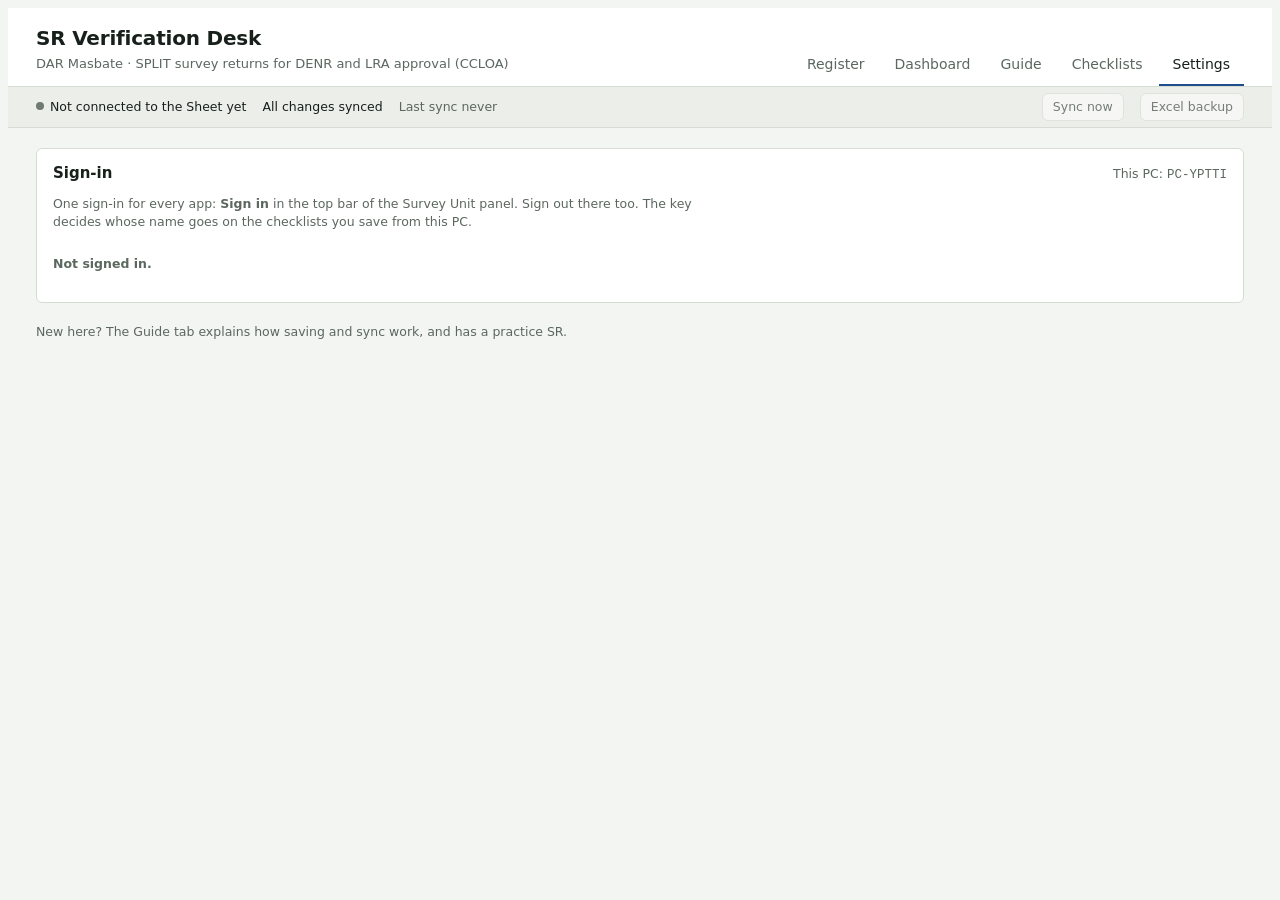
<file: apps/sr-desk.html>
<!doctype html>
<html lang="en">
<head>
<meta charset="utf-8">
<meta name="viewport" content="width=device-width, initial-scale=1">
<title>SR Verification Desk</title>
<style>
:root {
  --bg: #F3F5F2; --surface: #FFFFFF; --surface-2: #EBEEE9; --line: #D6DBD3; --fg: #18201B; --muted: #5B675F;
  --accent: #1E4E8C; --accent-fg: #FFFFFF; --accent-bg: #E3ECF8;
  --pass: #1D7343; --pass-bg: #E2F2E8; --fail: #B0261C; --fail-bg: #FBE6E3; --warn: #8F5B00; --warn-bg: #FBF0D9; --na: #6F7A72; --na-bg: #ECEFEB;
  --shadow: 0 10px 40px rgba(20, 30, 25, .18);
  --font-body: "IBM Plex Sans", "Segoe UI", system-ui, sans-serif;
  --font-mono: "IBM Plex Mono", Consolas, "Courier New", monospace;
  --gap-s: 8px; --gap-l: 20px; --radius: 6px;
}
@media (prefers-color-scheme: dark) { :root:not([data-theme="light"]) {
  --bg: #111513; --surface: #181D1A; --surface-2: #20261F; --line: #313A34; --fg: #E4E9E5; --muted: #98A39C;
  --accent: #8FB5EE; --accent-fg: #0D1A2C; --accent-bg: #1C2B40;
  --pass: #6BCB93; --pass-bg: #17301F; --fail: #F28C82; --fail-bg: #3A1B18; --warn: #E3B24F; --warn-bg: #352812; --na: #8E9890; --na-bg: #232924;
  --shadow: 0 10px 40px rgba(0, 0, 0, .5); color-scheme: dark; } }
:root[data-theme="dark"] {
  --bg: #111513; --surface: #181D1A; --surface-2: #20261F; --line: #313A34; --fg: #E4E9E5; --muted: #98A39C;
  --accent: #8FB5EE; --accent-fg: #0D1A2C; --accent-bg: #1C2B40;
  --pass: #6BCB93; --pass-bg: #17301F; --fail: #F28C82; --fail-bg: #3A1B18; --warn: #E3B24F; --warn-bg: #352812; --na: #8E9890; --na-bg: #232924;
  --shadow: 0 10px 40px rgba(0, 0, 0, .5); color-scheme: dark; }

* { box-sizing: border-box; }
body { background: var(--bg); color: var(--fg); font-family: var(--font-body); font-size: 14px; line-height: 1.45; }
button, input, select { font: inherit; color: inherit; }
:focus-visible { outline: 2px solid var(--accent); outline-offset: 2px; }
.mono { font-family: var(--font-mono); font-variant-numeric: tabular-nums; }
.num { font-variant-numeric: tabular-nums; }
.wrap { max-width: 1240px; margin: 0 auto; padding-left: max(16px, env(safe-area-inset-left, 0px)); padding-right: max(16px, env(safe-area-inset-right, 0px)); }

/* Top bar */
.top { background: var(--surface); border-bottom: 1px solid var(--line); }
.top .wrap { display: flex; flex-wrap: wrap; align-items: flex-end; justify-content: space-between; gap: var(--gap-s) var(--gap-l); padding-block: 16px 0; }
.brand h1 { margin: 0; font-size: 20px; font-weight: 600; letter-spacing: -.01em; }
.brand p { margin: 2px 0 12px; color: var(--muted); font-size: 13px; }
.tabs { display: flex; gap: 2px; }
.tab { border: 0; background: none; padding: 10px 14px; border-bottom: 2px solid transparent; color: var(--muted); cursor: pointer; font-weight: 500; }
.tab[aria-selected="true"] { color: var(--fg); border-bottom-color: var(--accent); }
.tab:hover { color: var(--fg); }
.notice { background: var(--warn-bg); color: var(--warn); font-size: 12.5px; }
.notice .wrap { padding-block: 6px; }

main .wrap { padding-block: var(--gap-l) 48px; display: grid; gap: var(--gap-l); }
#reg-results { display: grid; gap: var(--gap-l); min-width: 0; }

/* Controls */
.btn { border: 1px solid var(--line); background: var(--surface); padding: 7px 14px; border-radius: var(--radius); cursor: pointer; font-weight: 500; white-space: nowrap; }
.btn:hover { border-color: var(--muted); }
.btn.primary { background: var(--accent); border-color: var(--accent); color: var(--accent-fg); }
.btn.primary.return { background: var(--fail); border-color: var(--fail); color: var(--surface); }
.btn.small { padding: 4px 10px; font-size: 12.5px; }
.btn.link { border: 0; background: none; padding: 4px 0; color: var(--muted); text-decoration: underline; text-underline-offset: 2px; }
.btn.link.armed { color: var(--fail); }
.field { display: grid; gap: 4px; }
.field label { font-size: 11.5px; text-transform: uppercase; letter-spacing: .06em; color: var(--muted); font-weight: 500; }
.field input, .field select { border: 1px solid var(--line); background: var(--surface); border-radius: var(--radius); padding: 7px 10px; min-width: 0; }

/* Register */
.chips { display: flex; flex-wrap: wrap; gap: var(--gap-s); }
.chip { border: 1px solid var(--line); background: var(--surface); border-radius: 999px; padding: 6px 12px; cursor: pointer; display: inline-flex; gap: 8px; align-items: baseline; }
.chip b { font-variant-numeric: tabular-nums; font-weight: 600; }
.chip[aria-pressed="true"] { border-color: var(--accent); background: var(--accent-bg); }
.filters { display: grid; grid-template-columns: minmax(0, 2fr) repeat(2, minmax(0, 1fr)); gap: var(--gap-s) 12px; }
.panel { background: var(--surface); border: 1px solid var(--line); border-radius: var(--radius); }
.table-scroll { overflow-x: auto; }
table { width: 100%; border-collapse: collapse; }
th { text-align: left; font-size: 11.5px; text-transform: uppercase; letter-spacing: .06em; color: var(--muted); font-weight: 500; padding: 10px 12px; border-bottom: 1px solid var(--line); white-space: nowrap; background: var(--surface-2); }
td { padding: 10px 12px; border-bottom: 1px solid var(--line); vertical-align: middle; }
tbody tr { cursor: pointer; }
tbody tr:hover td { background: var(--surface-2); }
tbody tr:last-child td { border-bottom: 0; }
td.r, th.r { text-align: right; }
td.mono, td.num, td .sub { white-space: nowrap; }
td.who { min-width: 160px; }
.sub { color: var(--muted); font-size: 12.5px; }
.empty { padding: 40px 16px; text-align: center; color: var(--muted); }
.route { display: inline-block; font-size: 11px; font-weight: 600; letter-spacing: .06em; padding: 2px 7px; border-radius: 4px; border: 1px solid var(--line); color: var(--fg); }
.pill { display: inline-block; font-size: 12px; font-weight: 500; padding: 3px 9px; border-radius: 999px; white-space: nowrap; }
.st-received { background: var(--na-bg); color: var(--na); }
.st-inprog { background: var(--accent-bg); color: var(--accent); }
.st-returned { background: var(--fail-bg); color: var(--fail); }
.st-endorsed { background: var(--pass-bg); color: var(--pass); }
.prog { display: grid; gap: 4px; min-width: 88px; }
.bar { height: 5px; background: var(--surface-2); border-radius: 3px; overflow: hidden; display: flex; }
.bar i { display: block; height: 100%; }
.bar .p { background: var(--pass); } .bar .f { background: var(--fail); } .bar .n { background: var(--na); }
.age-old { color: var(--fail); font-weight: 600; }

.panel h2 { font-size: 15px; margin: 0; font-weight: 600; }
.panel-head { padding: 14px 16px 10px; display: flex; justify-content: space-between; gap: 12px; align-items: baseline; flex-wrap: wrap; }
.panel-body { padding: 0 16px 16px; }
.cat-edit { border-top: 1px solid var(--line); margin-top: 14px; padding-top: 12px; display: grid; gap: 10px; }
.cat-pick { display: grid; gap: 2px; max-height: 260px; overflow: auto; border: 1px solid var(--line); border-radius: var(--radius); padding: 6px; }
.cat-pick label { display: grid; grid-template-columns: auto minmax(0, 1fr) auto; gap: 8px; align-items: baseline; padding: 4px 6px; border-radius: 4px; font-size: 13px; cursor: pointer; }
.cat-pick label:hover { background: var(--surface-2); }
.cat-pick label[hidden] { display: none; }
.rem-empty { border: 1px dashed var(--line); border-radius: var(--radius); padding: 28px 16px; text-align: center; color: var(--muted); }
.cat-pick .sub { font-size: 12px; }
.cat-row { display: flex; gap: 8px; flex-wrap: wrap; align-items: center; }
.cat-row input { flex: 1 1 200px; min-width: 0; border: 1px solid var(--line); border-radius: var(--radius); padding: 7px 10px; background: var(--surface); }
/* Series colours (2026-11-19): categorical slots from the validated dataviz default palette, stepped for each mode. */
:root { --s1: #2a78d6; --s2: #eb6834; --s3: #1baf7a; --s4: #eda100; --s5: #e87ba4; --s6: #008300; --s7: #6250d6; }
@media (prefers-color-scheme: dark) { :root:not([data-theme="light"]) { --s1: #3987e5; --s2: #d95926; --s3: #199e70; --s4: #c98500; --s5: #d55181; --s6: #0ca30c; --s7: #9085e9; } }
:root[data-theme="dark"] { --s1: #3987e5; --s2: #d95926; --s3: #199e70; --s4: #c98500; --s5: #d55181; --s6: #0ca30c; --s7: #9085e9; }
/* Dashboard (2026-11-21): survey status pies of SBA 4 and 2025-A, the same mechanics as the SR Flow Dashboard (sr-dashboard.html),
   in the app's own tokens. Scoped to .sdk so nothing else on the page changes. */
.sdk { display: grid; gap: 16px; }
.sdk-top { display: flex; justify-content: space-between; align-items: flex-end; gap: 10px 16px; flex-wrap: wrap; }
.sdk-top h2 { margin: 0; font-size: 18px; font-weight: 600; }
.sdk .seg { display: inline-flex; border: 1px solid var(--line); border-radius: 8px; padding: 2px; background: var(--surface); }
.sdk .seg button { border: 0; background: none; padding: 6px 12px; border-radius: 6px; color: var(--muted); cursor: pointer; font-size: 12.5px; font-weight: 500; }
.sdk .seg button[aria-pressed="true"] { background: var(--accent-bg); color: var(--fg); box-shadow: inset 0 0 0 1px var(--accent); }
.sdk-kind { border-left: 5px solid var(--kc); overflow: hidden; }
.sdk .kind-head { display: flex; justify-content: space-between; align-items: center; gap: 8px 16px; flex-wrap: wrap; padding: 12px 16px;
  background: linear-gradient(90deg, color-mix(in srgb, var(--kc) 18%, transparent), color-mix(in srgb, var(--kc) 3%, transparent)); border-bottom: 1px solid color-mix(in srgb, var(--kc) 40%, transparent); }
.sdk .kind-head h2 { margin: 0; font-size: 15px; font-weight: 600; display: flex; align-items: center; gap: 10px; flex-wrap: wrap; }
.sdk .kind-badge { font-size: 13px; font-weight: 700; letter-spacing: .04em; padding: 3px 10px; border-radius: 6px; background: var(--kc); color: #fff; }
.sdk-ctl { display: flex; gap: 8px; flex-wrap: wrap; }
.msel { position: relative; font-size: 12.5px; }
.msel summary { list-style: none; cursor: pointer; display: flex; align-items: center; gap: 6px; border: 1px solid var(--line); background: var(--surface); color: var(--fg); border-radius: var(--radius); padding: 6px 10px; max-width: 300px; white-space: nowrap; user-select: none; }
.msel summary::-webkit-details-marker { display: none; }
.msel .ms-l { color: var(--muted); }
.msel .ms-v { overflow: hidden; text-overflow: ellipsis; font-weight: 600; min-width: 0; }
.msel .ms-n { color: var(--muted); font-weight: 400; }
.msel .ms-c { color: var(--muted); font-size: 10px; }
.msel.on summary { border-color: var(--accent); box-shadow: inset 0 0 0 1px var(--accent); }
.msel.off summary { opacity: .5; cursor: not-allowed; }
.msel .ms-pop { position: absolute; z-index: 40; top: calc(100% + 4px); left: 0; width: max-content; min-width: 260px; max-width: min(380px, calc(100vw - 16px)); max-height: 340px; overflow: auto;
  background: var(--surface); color: var(--fg); border: 1px solid var(--line); border-radius: var(--radius); box-shadow: 0 10px 28px rgba(0,0,0,.28); padding: 6px; }
.msel .ms-act { display: flex; justify-content: space-between; align-items: center; gap: 10px; padding: 2px 4px 6px; margin-bottom: 4px; border-bottom: 1px solid var(--line); color: var(--muted); font-size: 11.5px; }
.msel .ms-act button { border: 0; background: none; color: var(--accent); cursor: pointer; font: inherit; padding: 2px 4px; }
.msel .ms-act button[disabled] { color: var(--muted); opacity: .5; cursor: default; }
.msel .ms-pop label { display: grid; grid-template-columns: auto minmax(0, 1fr) auto; gap: 8px; align-items: center; padding: 6px; border-radius: 6px; cursor: pointer; }
.msel .ms-pop label:hover { background: color-mix(in srgb, var(--fg) 8%, transparent); }
.msel .ms-pop input { accent-color: var(--accent); margin: 0; }
.msel .ms-pop b { font-variant-numeric: tabular-nums; color: var(--muted); font-weight: 500; }
.pill.commit { margin-top: 3px; font-size: 11px; padding: 1px 7px; background: var(--accent-bg); color: var(--fg); box-shadow: inset 0 0 0 1px var(--accent); font-family: inherit; }
.sdk .cover { font-size: 12.5px; color: var(--muted); font-variant-numeric: tabular-nums; }
.sdk .cover b { color: var(--fg); }
.sdk-body { padding: 12px 16px 16px; }
.sdk .legend { display: flex; gap: 6px; flex-wrap: wrap; margin-bottom: 10px; }
.sdk .legend button { border: 1px solid var(--line); background: var(--surface); border-radius: 999px; padding: 3px 10px 3px 8px; font-size: 12px; color: var(--fg); cursor: pointer; display: inline-flex; align-items: center; gap: 6px; }
.sdk .legend button i { width: 10px; height: 10px; border-radius: 3px; display: inline-block; }
.sdk .legend button[aria-pressed="false"] { color: var(--muted); }
.sdk .legend button[aria-pressed="false"] i { opacity: .25; }
.sdk .chart { position: relative; width: 100%; }
.sdk .chart svg { display: block; width: 100%; overflow: visible; }
.sdk .pie { display: grid; grid-template-columns: minmax(220px, 300px) minmax(0, 1fr); gap: 16px 28px; align-items: center; }
.sdk .pie svg { max-width: 300px; height: auto; margin: 0 auto; }
.sdk .pie .grow { transform-origin: 150px 150px; animation: sdk-spin .9s cubic-bezier(.2,.8,.2,1) both; }
@keyframes sdk-spin { from { transform: rotate(-120deg) scale(.6); opacity: 0; } }
.sdk .pie .slice, .sdk .pie .sub-arc { stroke: var(--surface); transition: transform .18s ease-out, opacity .18s; cursor: pointer; }
.sdk .pie .slice { stroke-width: 2; } .sdk .pie .sub-arc { stroke-width: 1.5; }
.sdk .c-v { fill: var(--fg); font-size: 22px; font-weight: 600; font-variant-numeric: tabular-nums; }
.sdk .c-l { fill: var(--muted); font-size: 11px; letter-spacing: .12em; text-transform: uppercase; }
.sdk .c-w { fill: var(--accent); font-size: 11px; }
.sdk .pie-list { display: grid; gap: 3px; min-width: 0; }
.sdk .pie-list .pr { display: grid; grid-template-columns: 10px minmax(0, 1fr) auto 44px; gap: 10px; align-items: center; font-size: 12.5px; padding: 5px 8px; border-radius: 6px; border: 1px solid transparent; }
.sdk .pie-list.both .pr { grid-template-columns: 10px minmax(0, 1fr) 52px 84px 44px; }
.sdk .pie-list .pr.on { background: var(--surface-2); border-color: var(--line); }
.sdk .pie-list .pr.pick { background: var(--accent-bg); border-color: var(--accent); }
.sdk .pie-list .pr[data-k], .sdk .pie-list .pr[data-s] { cursor: pointer; }
.sdk .pie-list .pr.hd { font-size: 10.5px; letter-spacing: .1em; text-transform: uppercase; color: var(--muted); padding-top: 0; }
.sdk .pie-list .pr.hd span:nth-child(n+3) { text-align: right; }
.sdk .pie-list .sw { width: 10px; height: 10px; border-radius: 3px; }
.sdk .pie-list .nm { overflow: hidden; text-overflow: ellipsis; white-space: nowrap; }
.sdk .pie-list .n, .sdk .pie-list .p { font-variant-numeric: tabular-nums; text-align: right; }
.sdk .pie-list .n { color: var(--fg); font-weight: 500; } .sdk .pie-list .p, .sdk .pie-list .n.alt { color: var(--muted); }
.sdk .pie-list .pr.sub { padding-top: 2px; padding-bottom: 2px; font-size: 12px; color: var(--muted); }
.sdk .pie-list .pr.sub .nm { padding-left: 14px; position: relative; }
.sdk .pie-list .pr.sub .nm::before { content: ""; position: absolute; left: 2px; top: -6px; width: 7px; height: 12px; border-left: 1px solid var(--line); border-bottom: 1px solid var(--line); border-bottom-left-radius: 3px; }
.sdk .pie-list .pr.sub .sw { width: 8px; height: 8px; justify-self: center; }
.sdk .pie-list .sub-note { font-size: 11px; color: var(--muted); padding: 4px 8px 0; }
.sdk .tip { position: absolute; pointer-events: none; background: var(--surface); border: 1px solid var(--line); border-radius: 8px; padding: 8px 10px; font-size: 12px; min-width: 150px; box-shadow: var(--shadow); opacity: 0; transition: opacity .12s; z-index: 5; }
.sdk .tip .t { color: var(--accent); font-size: 11px; font-weight: 600; letter-spacing: .04em; margin-bottom: 4px; }
.sdk .tip .r { display: flex; justify-content: space-between; gap: 14px; color: var(--muted); }
.sdk .tip .r b { color: var(--fg); font-weight: 600; font-variant-numeric: tabular-nums; }
.sdk .tip .r i { display: inline-block; width: 8px; height: 8px; border-radius: 50%; margin-right: 6px; }
.sdk .hint { margin: 10px 0 0; }
.sdk .att { margin-top: 14px; border-top: 1px dashed var(--line); padding-top: 14px; }
.sdk .att:empty { display: none; }
.sdk .att-in { animation: sdk-in .4s cubic-bezier(.2,.8,.2,1) both; transform-origin: top center; }
@keyframes sdk-in { from { opacity: 0; transform: translateY(-10px) scale(.97); } }
.sdk .att .pie { grid-template-columns: minmax(180px, 240px) minmax(0, 1fr); }
.sdk .att .pie svg { max-width: 240px; }
.sdk .att h3, .sdk .cat h3 { margin: 0; font-size: 14px; font-weight: 600; }
.sdk .chart-head { display: flex; justify-content: space-between; align-items: flex-start; gap: 12px; flex-wrap: wrap; margin-bottom: 4px; }
.sdk .chart-head .sub { margin: 2px 0 8px; }
.sdk .cat { margin-top: 14px; border: 1px solid var(--line); border-radius: var(--radius); padding: 14px; background: var(--surface-2); }
.sdk .cat .legend button { background: var(--surface); }
.sdk .chips .chip { cursor: default; }
.sdk .chips .chip button { border: 0; background: none; color: var(--muted); cursor: pointer; padding: 0 2px; font-size: 12px; text-decoration: underline; }
.sdk .lh tbody tr[data-seq] { cursor: pointer; }
.sdk .lh tbody tr[data-seq]:hover td { background: var(--surface-2); }
.sdk .lh .open { color: var(--accent); font-size: 12px; white-space: nowrap; }
.sdk-notes { color: var(--muted); font-size: 12.5px; }
.sdk-notes ul { margin: 6px 0 0; padding-left: 18px; } .sdk-notes li { margin: 2px 0; }
@media (prefers-reduced-motion: reduce) { .sdk .pie .grow, .sdk .att-in { animation: none; } }
@media (max-width: 600px) { .sdk .pie, .sdk .att .pie { grid-template-columns: 1fr; } .sdk .pie-list.both .pr { grid-template-columns: 10px minmax(0, 1fr) 40px 70px 40px; gap: 6px; } }

/* Checklist reference tab */
.ref-cols { display: grid; grid-template-columns: repeat(2, minmax(0, 1fr)); gap: 12px; align-items: start; }
.ref-doc { padding: 10px 0; border-top: 1px solid var(--line); }
.ref-doc:first-of-type { border-top: 0; }
.ref-doc h4 { margin: 0 0 4px; font-size: 13.5px; font-weight: 600; }
.ref-doc ul, .ol { margin: 0; padding-left: 20px; color: var(--fg); }
.ref-doc li, .ol li { margin: 2px 0; }
h3.eyebrow { font-size: 11.5px; text-transform: uppercase; letter-spacing: .07em; color: var(--muted); font-weight: 600; margin: 12px 0 6px; }

/* Checklist panel (drawer) */
/* Peek (opened from the SR Flow Dashboard in the panel): only the drawer shows; the rest of the page is see-through. */
html.peek, html.peek body { background: transparent !important; }
html.peek body > :not(#drawer-root):not(.toast) { display: none !important; }
html.peek body::before, html.peek body::after { display: none !important; }
.scrim { position: fixed; inset: 0; background: rgba(10, 16, 12, .45); z-index: 20; }
.drawer { position: fixed; top: 0; right: 0; bottom: 0; width: min(780px, 100%); background: var(--bg); z-index: 21; display: flex; flex-direction: column; box-shadow: var(--shadow); padding-top: env(safe-area-inset-top, 0px); padding-right: env(safe-area-inset-right, 0px); padding-bottom: env(safe-area-inset-bottom, 0px); }
.dw-head { background: var(--surface); border-bottom: 1px solid var(--line); padding: 14px 20px; display: flex; gap: 12px; justify-content: space-between; align-items: flex-start; }
.dw-head .meta { display: flex; gap: 8px; align-items: center; flex-wrap: wrap; font-size: 12.5px; }
.dw-head h2 { margin: 6px 0 2px; font-size: 18px; font-weight: 600; text-wrap: balance; }
.dw-body { flex: 1; overflow-y: auto; padding: 16px 20px 24px; display: grid; gap: var(--gap-l); align-content: start; }
.dw-foot { background: var(--surface); border-top: 1px solid var(--line); padding: 12px 20px; display: flex; gap: 12px; align-items: center; justify-content: space-between; flex-wrap: wrap; }
.dw-foot .summary { display: grid; gap: 4px; min-width: 180px; flex: 1; }
.dw-foot .actions { display: flex; gap: var(--gap-s); flex-wrap: wrap; }
.sect h3 { font-size: 13px; text-transform: uppercase; letter-spacing: .07em; color: var(--muted); margin: 0 0 8px; font-weight: 600; display: flex; justify-content: space-between; gap: 8px; }
.sect h3 span { text-transform: none; letter-spacing: 0; font-weight: 500; }
.hdr-form { display: grid; grid-template-columns: repeat(2, minmax(0, 1fr)); border: 1px solid var(--line); border-radius: var(--radius); background: var(--surface); }
.hdr-form div { display: grid; grid-template-columns: 9.5em minmax(0, 1fr); gap: 8px; padding: 7px 12px; border-bottom: 1px solid var(--line); }
.hdr-form div:nth-last-child(-n+2) { border-bottom: 0; }
.hdr-form dt { color: var(--muted); font-size: 12.5px; }
.hdr-form dd { margin: 0; font-weight: 500; overflow-wrap: anywhere; }
.assign { display: flex; gap: 12px; align-items: end; margin-top: 10px; flex-wrap: wrap; }
.ref-notes { border: 1px solid var(--line); border-radius: var(--radius); background: var(--surface); }
.ref-notes summary { padding: 10px 12px; cursor: pointer; font-weight: 500; }
.ref-notes .inner { padding: 0 12px 12px; display: grid; grid-template-columns: repeat(2, minmax(0, 1fr)); gap: 12px; font-size: 13px; }
.ref-notes table td, .ref-notes table th { padding: 5px 8px; font-size: 12.5px; }
.ref-notes table th { text-transform: none; letter-spacing: 0; }
.group-label { font-size: 12.5px; font-weight: 600; color: var(--muted); margin: 10px 0 4px; }
.rows { border: 1px solid var(--line); border-radius: var(--radius); background: var(--surface); }
.row { display: grid; grid-template-columns: 28px minmax(0, 1fr) auto; gap: 4px 10px; padding: 8px 12px; border-bottom: 1px solid var(--line); align-items: center; }
.row:last-child { border-bottom: 0; }
.row .no { color: var(--muted); font-variant-numeric: tabular-nums; font-size: 12.5px; }
.row.is-fail { background: var(--fail-bg); }
.row .note { grid-column: 2 / -1; }
.row .note input { width: 100%; border: 1px solid var(--fail); background: var(--surface); border-radius: var(--radius); padding: 6px 9px; }
.seg { display: inline-flex; border: 1px solid var(--line); border-radius: var(--radius); overflow: hidden; background: var(--surface); }
.seg button { border: 0; border-left: 1px solid var(--line); background: none; padding: 5px 10px; font-size: 12.5px; cursor: pointer; color: var(--muted); font-weight: 500; }
.seg button:first-child { border-left: 0; }
.seg button[aria-pressed="true"][data-v="pass"], .seg button[aria-pressed="true"][data-v="present"] { background: var(--pass-bg); color: var(--pass); }
.seg button[aria-pressed="true"][data-v="fail"], .seg button[aria-pressed="true"][data-v="missing"] { background: var(--fail); color: var(--surface); }
.seg button[aria-pressed="true"][data-v="na"] { background: var(--na-bg); color: var(--fg); }
.docblock { border-bottom: 1px solid var(--line); }
.docblock:last-child { border-bottom: 0; }
.docblock > .row { border-bottom: 0; }
.checks { margin: 0 12px 12px 40px; border: 1px solid var(--line); border-radius: var(--radius); background: var(--surface); overflow: hidden; }
.checks .row { border-bottom: 1px solid var(--line); grid-template-columns: 40px minmax(0, 1fr) auto; }
.checks .row:last-of-type { border-bottom: 0; }
.checks-head { display: flex; justify-content: space-between; gap: 8px; padding: 6px 12px; background: var(--surface-2); border-bottom: 1px solid var(--line); font-size: 12px; color: var(--muted); font-weight: 600; }
.checks-skip { padding: 6px 12px; font-size: 12.5px; color: var(--muted); }
.checks.off .row { opacity: .5; }
.checks .tools { border-top: 1px solid var(--line); }
@media (max-width: 600px) { .checks { margin-left: 12px; } .checks .row { grid-template-columns: 30px minmax(0, 1fr); } }
.vdoc { border: 1px solid var(--line); border-radius: var(--radius); background: var(--surface); }
.vdoc + .vdoc { margin-top: var(--gap-s); }
.vdoc summary { padding: 10px 12px; cursor: pointer; display: grid; grid-template-columns: 28px minmax(0, 1fr) auto; gap: 10px; align-items: center; }
.vdoc summary .t { font-weight: 600; }
.vdoc .count { font-size: 12.5px; color: var(--muted); white-space: nowrap; font-variant-numeric: tabular-nums; }
.vdoc .count.has-fail { color: var(--fail); font-weight: 600; }
.vdoc .count.done { color: var(--pass); }
.vdoc .rows { border: 0; border-top: 1px solid var(--line); border-radius: 0; }
.vdoc .tools { padding: 6px 12px 10px; border-top: 1px solid var(--line); display: flex; justify-content: flex-end; }
.findings { background: var(--surface); border: 1px solid var(--line); border-radius: var(--radius); padding: 12px 14px; margin: 0; white-space: pre-wrap; font-family: var(--font-mono); font-size: 12.5px; max-height: 320px; overflow: auto; }
/* Cross-check from document JSON */
.xc-tools { display: flex; gap: 8px; flex-wrap: wrap; align-items: center; }
.xc-tools label.btn { display: inline-flex; align-items: center; }
.xc-files { list-style: none; margin: 8px 0 0; padding: 0; border: 1px solid var(--line); border-radius: var(--radius); background: var(--surface); }
.xc-files li { display: flex; gap: 8px; align-items: center; justify-content: space-between; padding: 6px 12px; border-bottom: 1px solid var(--line); font-size: 13px; }
.xc-files li:last-child { border-bottom: 0; }
.xc-files .sub { overflow-wrap: anywhere; }
.xc-sum { display: flex; gap: 8px; flex-wrap: wrap; margin: 10px 0 6px; font-size: 13px; }
.xc-list { border: 1px solid var(--line); border-radius: var(--radius); background: var(--surface); }
.xc-row { display: grid; grid-template-columns: 82px minmax(0, 1fr); gap: 8px; padding: 7px 12px; border-bottom: 1px solid var(--line); font-size: 13px; }
.xc-row:last-child { border-bottom: 0; }
.xc-row .lv { font-size: 11.5px; font-weight: 600; border-radius: 999px; padding: 1px 8px; justify-self: start; align-self: start; }
.xc-row.fail .lv { background: var(--fail-bg); color: var(--fail); }
.xc-row.warn .lv { background: var(--warn-bg); color: var(--warn); }
.xc-row.pass .lv { background: var(--pass-bg); color: var(--pass); }
.xc-row .doc { font-weight: 600; }
.xc-row .to { color: var(--muted); font-size: 12px; margin-top: 2px; }
.xc-pass { margin-top: 8px; }
.xc-pass summary { cursor: pointer; padding: 6px 0; font-weight: 500; }
.xc-apply { display: flex; gap: 10px; align-items: center; flex-wrap: wrap; margin-top: 10px; }
@media (max-width: 600px) { .xc-row { grid-template-columns: minmax(0, 1fr); gap: 2px; } }
.hist { border: 1px solid var(--line); border-radius: var(--radius); background: var(--surface); }
.hist-row { display: grid; grid-template-columns: 9.5em minmax(0, 1fr); gap: 2px 12px; padding: 7px 12px; border-bottom: 1px solid var(--line); font-size: 13px; }
.hist-row:last-child { border-bottom: 0; }
.hist-row .when { color: var(--muted); font-variant-numeric: tabular-nums; grid-row: span 2; }
.hist-row .sub { grid-column: 2; }
.hist-row.pending { background: var(--warn-bg); }
.hist-row .when.no-date { font-style: italic; }
@media (max-width: 600px) { .hist-row { grid-template-columns: minmax(0, 1fr); } .hist-row .when, .hist-row .sub { grid-row: auto; grid-column: auto; } }
.toast { position: fixed; left: 50%; transform: translateX(-50%); bottom: calc(20px + env(safe-area-inset-bottom, 0px)); background: var(--fg); color: var(--bg); padding: 10px 16px; border-radius: var(--radius); z-index: 30; font-weight: 500; box-shadow: var(--shadow); }
.foot-note { color: var(--muted); font-size: 12.5px; display: flex; gap: 16px; flex-wrap: wrap; justify-content: space-between; }

@media (max-width: 860px) {
  .stats { grid-template-columns: repeat(2, minmax(0, 1fr)); }
  .grid2, .ref-cols { grid-template-columns: minmax(0, 1fr); }
}
@media (max-width: 600px) {
  .filters { grid-template-columns: minmax(0, 1fr); }
  .hdr-form, .ref-notes .inner { grid-template-columns: minmax(0, 1fr); }
  .hdr-form div:nth-last-child(2) { border-bottom: 1px solid var(--line); }
  .row { grid-template-columns: 22px minmax(0, 1fr); }
  .row .seg { grid-column: 2; justify-self: start; }
  .dw-head, .dw-body, .dw-foot { padding-left: 14px; padding-right: 14px; }
  .tabs { width: 100%; overflow-x: auto; scrollbar-width: none; }
  .tab { flex: none; padding: 10px 11px; }
}
@media (prefers-reduced-motion: no-preference) {
  .drawer { animation: slide .18s ease-out; }
  @keyframes slide { from { transform: translateX(24px); } to { transform: none; } }
}

/* ---- Real app additions ---- */
.syncbar { background: var(--surface-2); border-bottom: 1px solid var(--line); font-size: 12.5px; }
.syncbar .wrap { display: flex; flex-wrap: wrap; gap: 6px 16px; align-items: center; padding-block: 6px; }
.syncbar .grow { flex: 1; }
.dot { display: inline-block; width: 8px; height: 8px; border-radius: 50%; margin-right: 6px; background: var(--na); vertical-align: 1px; }
.dot.on { background: var(--pass); } .dot.off { background: var(--fail); } .dot.wait { background: var(--warn); }
.st-awaiting { background: var(--surface-2); color: var(--muted); border: 1px dashed var(--line); }
.badge-conflict { display: inline-block; font-size: 11px; font-weight: 600; padding: 2px 7px; border-radius: 4px; background: var(--warn-bg); color: var(--warn); margin-left: 6px; }
.badge-pending { display: inline-block; font-size: 11px; padding: 2px 7px; border-radius: 4px; background: var(--accent-bg); color: var(--accent); margin-left: 6px; }
.banner { border: 1px solid var(--warn); background: var(--warn-bg); color: var(--fg); border-radius: var(--radius); padding: 10px 12px; display: grid; gap: 8px; }
.banner.err { border-color: var(--fail); background: var(--fail-bg); }
.banner .acts { display: flex; gap: 8px; flex-wrap: wrap; }
.form { display: grid; gap: 12px; max-width: 640px; }
.form .field input, .form .field select { width: 100%; }
.form .hint { color: var(--muted); font-size: 12.5px; margin: 0; }
.keybox { font-family: var(--font-mono); font-size: 16px; padding: 8px 12px; background: var(--pass-bg); color: var(--pass); border-radius: var(--radius); display: inline-block; }
.readonly-note { color: var(--muted); font-size: 12.5px; }
.filters { grid-template-columns: minmax(0, 2fr) repeat(5, minmax(0, 1fr)); }
.st-survey { background: var(--surface-2); color: var(--fg); border: 1px solid var(--line); white-space: normal; max-width: 220px; }
.st-unset { color: var(--muted); border-style: dashed; }
.st-cell { display: table-cell; } .st-cell > div { margin-top: 4px; }
.edited { color: var(--warn); font-size: 11.5px; display: block; }
.hdr-form dd input { width: 100%; border: 1px solid var(--line); background: var(--bg); border-radius: var(--radius); padding: 4px 7px; font: inherit; }
.assign input[type="date"] { border: 1px solid var(--line); background: var(--surface); border-radius: var(--radius); padding: 6px 9px; }
@media (max-width: 860px) { .filters { grid-template-columns: repeat(2, minmax(0, 1fr)); } .filters .field:first-child { grid-column: 1 / -1; } }
.seg button:disabled { cursor: not-allowed; opacity: .6; }
.btn:disabled { cursor: not-allowed; opacity: .55; }
@media (max-width: 600px) { .filters { grid-template-columns: minmax(0, 1fr); } }
.dash-kind { display: flex; flex-wrap: wrap; align-items: end; gap: 8px 14px; margin-bottom: 12px; }
.dash-kind .field { min-width: min(100%, 280px); }
/* ---- Steps, coaching and the Guide (2026-11-12) ---- */
.coach { display: grid; grid-template-columns: auto minmax(0, 1fr) auto; gap: 4px 12px; align-items: center; background: var(--accent-bg); border-bottom: 1px solid var(--line); padding: 9px 20px; }
.coach .k { font-size: 11.5px; text-transform: uppercase; letter-spacing: .06em; font-weight: 600; color: var(--accent); white-space: nowrap; }
.coach .t { font-weight: 500; }
.steps { display: flex; gap: 2px; background: var(--surface); border-bottom: 1px solid var(--line); padding: 0 10px; overflow-x: auto; flex: none; }
.step { border: 0; background: none; padding: 10px 12px; border-bottom: 2px solid transparent; color: var(--muted); cursor: pointer; font-weight: 500; white-space: nowrap; display: inline-flex; gap: 8px; align-items: baseline; }
.step:hover { color: var(--fg); }
.step[aria-selected="true"] { color: var(--fg); border-bottom-color: var(--accent); }
.step .n { font-size: 12px; font-variant-numeric: tabular-nums; color: var(--muted); font-weight: 500; }
.step .n.bad { color: var(--fail); font-weight: 600; }
.step .n.ok { color: var(--pass); }
.pane { display: grid; gap: var(--gap-l); align-content: start; min-width: 0; }
.pane[hidden] { display: none; }
.how { display: block; color: var(--muted); font-size: 12.5px; font-weight: 400; margin-top: 2px; }
.guide-off .how, .guide-off .hint { display: none; }
.hint { color: var(--muted); font-size: 12.5px; margin: 0 0 8px; }
.grp-label { font-size: 11.5px; text-transform: uppercase; letter-spacing: .06em; color: var(--muted); font-weight: 600; padding: 10px 12px 4px; border-top: 1px solid var(--line); }
.fx { margin: -2px 0 8px 42px; padding: 8px 10px; border-left: 3px solid var(--accent-bg); background: var(--surface-2); border-radius: 0 var(--radius) var(--radius) 0; display: grid; gap: 6px; font-size: 13px; min-width: 0; }
.fx-here { display: grid; gap: 3px; } .fx-here label { font-size: 11.5px; color: var(--muted); }
.fx-in { border: 1px solid var(--line); background: var(--surface); border-radius: var(--radius); padding: 5px 8px; min-width: 0; width: 100%; max-width: 420px; }
.fx-tab { border-collapse: collapse; width: 100%; max-width: 520px; } .fx-tab td { padding: 3px 6px; border-bottom: 1px solid var(--line); vertical-align: top; overflow-wrap: anywhere; } .fx-tab td:first-child { color: var(--muted); white-space: nowrap; width: 1%; } .fx-tab .mk { width: 1%; text-align: center; font-weight: 600; }
.fx-tab tr.ok .mk { color: var(--pass); } .fx-tab tr.bad td { color: var(--fail); }
.fx-res { font-weight: 500; } .fx-res.pass { color: var(--pass); } .fx-res.fail { color: var(--fail); }
/* Document models in the Document checks tab (2026-11-22): model left, checks and data right; the glow moves to the field.
   Redrawn from the user's reference copies: printed words as deco, the fields as regions over them. */
:root { --paper: #FCFBF6; --paper-ink: #23292A; --paper-faint: #C9CFC6; --paper-val: #1B3F7A; }
@media (prefers-color-scheme: dark) { :root:not([data-theme="light"]) { --paper: #1E2420; --paper-ink: #D9DFDA; --paper-faint: #3E4842; --paper-val: #9DC0F2; } }
:root[data-theme="dark"] { --paper: #1E2420; --paper-ink: #D9DFDA; --paper-faint: #3E4842; --paper-val: #9DC0F2; }
.drawer { transition: width .25s ease; }
.drawer.wide { width: min(1320px, 100%); }
.doc-card.has-dm { overflow: clip; }
.dm-split { display: grid; grid-template-columns: minmax(280px, 480px) minmax(0, 1fr); gap: 16px; padding: 0 12px 12px; align-items: start; }
.dm-split .checks { margin: 0; }
.dm-side { position: sticky; top: -16px; padding-top: 16px; display: grid; gap: 6px; align-content: start; z-index: 1; }
.dm-stage { display: grid; }
.dm { position: relative; width: min(100%, calc((100vh - 360px) * var(--ar))); margin: 0 auto; container-type: inline-size; background: var(--paper); color: var(--paper-ink);
  border: 1px solid var(--line); border-radius: 3px; box-shadow: 0 1px 2px rgba(20, 30, 25, .08), 0 10px 28px rgba(20, 30, 25, .10); overflow: hidden; font-family: Georgia, "Times New Roman", serif; }
.dm[hidden] { display: none; }
.dm.is-scan { background: #fff; } .dm-scan { position: absolute; inset: 0; width: 100%; height: 100%; display: block; user-select: none; -webkit-user-drag: none; }
.dm.no-scan::after { content: "Model image not found (dm folder missing beside the page)"; position: absolute; inset: 40% 8% auto; text-align: center; font: 13px/1.4 var(--font-body); color: var(--muted); }
.dm { --scan-f: brightness(1); }
@media (prefers-color-scheme: dark) { :root:not([data-theme="light"]) .dm { --scan-f: invert(.88) hue-rotate(180deg); } }
:root[data-theme="dark"] .dm { --scan-f: invert(.88) hue-rotate(180deg); }
.dm-scan { filter: var(--scan-f); transition: filter .3s ease; }
.dm.is-scan.has-focus .dm-scan:not(.dm-sharp) { filter: var(--scan-f) brightness(.7); }
.dm-sharp { pointer-events: none; }
.dm-r.is-scan { padding: 0 .3cqw; } .dm-r.is-scan .v { background: var(--paper); padding: 0 .4cqw; border-radius: 2px; font-size: clamp(7px, 1.6cqw, 13px); box-shadow: 0 0 0 1px color-mix(in srgb, var(--paper-val) 35%, transparent); }
.dm.is-scan .dm-r:not(.on) { border-color: transparent; } .dm.is-scan .dm-r.st-pass { border-color: color-mix(in srgb, var(--pass) 70%, transparent); } .dm.is-scan .dm-r.st-fail { border-color: var(--fail); }
.dm.is-scan.has-focus .dm-r, .dm.is-scan.has-focus .dm-r.on { opacity: 1; background: transparent; border-color: transparent; }
.dm.is-scan .dm-r:hover { border-color: transparent; background: color-mix(in srgb, var(--accent) 10%, transparent); }
.dm.is-scan .dm-focus { border: 1px solid color-mix(in srgb, #9cc4ff 85%, transparent); border-radius: 4px; margin: -2px 0 0 -2px; padding: 2px; box-sizing: content-box;
  box-shadow: 0 0 6px 1px color-mix(in srgb, #9cc4ff 70%, transparent), 0 0 18px 4px color-mix(in srgb, var(--accent) 45%, transparent); }
.dm-f-sans { font-family: Arial, "Helvetica Neue", sans-serif; } .dm-f-mono { font-family: "Courier New", Courier, monospace; }
.dm-in { position: absolute; inset: 0; transform-origin: 0 0; transition: transform .45s cubic-bezier(.2, .8, .2, 1); }
.dm-d { position: absolute; }
.dm-t { font-size: calc(1.9cqw * var(--fs, 1)); line-height: 1.2; white-space: pre-line; overflow: hidden; color: var(--paper-ink); }
.dm-t.k-xs { font-size: calc(1.45cqw * var(--fs, 1)); } .dm-t.k-sm { font-size: calc(2.1cqw * var(--fs, 1)); } .dm-t.k-big { font-size: calc(3.2cqw * var(--fs, 1)); } .dm-t.k-mega { font-size: calc(6.4cqw * var(--fs, 1)); letter-spacing: .02em; } .dm-t.k-huge { font-size: calc(4.6cqw * var(--fs, 1)); letter-spacing: .02em; }
.dm-t.k-b { font-weight: 700; } .dm-t.k-i { font-style: italic; } .dm-t.k-u { text-decoration: underline; } .dm-t.k-c { text-align: center; } .dm-t.k-r { text-align: right; }
.dm-t.k-sans { font-family: Arial, sans-serif; } .dm-t.k-serif { font-family: Georgia, serif; }
.dm-t.k-old { font-family: "Old English Text MT", "UnifrakturMaguntia", "Engravers MT", Georgia, serif; font-weight: 700; }
.dm-bars { background: repeating-linear-gradient(to bottom, transparent 0 calc(2.3cqw - 1px), var(--paper-faint) calc(2.3cqw - 1px) 2.3cqw); }
.dm-box { border: 1px solid var(--paper-ink); opacity: .75; } .dm-box.k-frame { border: 3px double var(--paper-faint); opacity: 1; } .dm-box.k-logo { border: 0; background: color-mix(in srgb, var(--pass) 14%, transparent); }
.dm-hl { border-top: 1px solid var(--paper-ink); opacity: .6; } .dm-hl.k-dbl { border-top: 3px double var(--paper-ink); }
.dm-vl { border-left: 1px solid var(--paper-ink); opacity: .7; }
.dm-grid { border: 1px solid var(--paper-ink); opacity: .7; } .dm-grid i { position: absolute; background: var(--paper-ink); }
.dm-grid .gv { top: 0; bottom: 0; width: 1px; } .dm-grid .gh { left: 0; right: 0; height: 1px; opacity: .55; }
.dm-sig { border-top: 1px solid var(--paper-ink); font-size: calc(1.5cqw * var(--fs, 1)); text-align: center; padding-top: .3cqw; opacity: .8; }
.dm-svg { color: var(--paper-ink); overflow: visible; }
.dm-r { position: absolute; border: 1px dashed transparent; border-radius: 2px; padding: .2cqw .5cqw; display: flex; align-items: center; overflow: hidden; cursor: pointer;
  transition: opacity .25s, background-color .25s, border-color .25s; }
.dm-r:hover { border-color: var(--accent); }
.dm-r.is-m { align-items: flex-start; } .dm-r.is-c { justify-content: center; text-align: center; } .dm-r.is-r { justify-content: flex-end; text-align: right; }
.dm-r .v { font-size: calc(1.75cqw * var(--fs, 1)); line-height: 1.2; color: var(--paper-ink); white-space: nowrap; overflow: hidden; text-overflow: ellipsis; max-width: 100%; }
.dm-r.is-m .v { white-space: pre-wrap; overflow-wrap: anywhere; }
.dm-r.is-b .v { font-weight: 700; } .dm-r.is-i .v { font-style: italic; }
.dm-r .v.ph { opacity: .58; }
.dm-r .v.is-val { color: var(--paper-val); font-weight: 600; font-family: "Courier New", Courier, monospace; }
.dm-r.st-pass { border: 1px solid color-mix(in srgb, var(--pass) 60%, transparent); background: color-mix(in srgb, var(--pass) 8%, transparent); }
.dm-r.st-fail { border: 1px solid var(--fail); background: color-mix(in srgb, var(--fail) 11%, transparent); }
.dm.has-focus .dm-r:not(.on) { opacity: .4; }
.dm.has-focus .dm-r.on { background: color-mix(in srgb, var(--accent) 13%, transparent); }
.dm-focus { position: absolute; left: 0; top: 0; width: 100%; height: 100%; border: 2px solid var(--accent); border-radius: 4px; pointer-events: none; opacity: 0;
  box-shadow: 0 0 0 3px color-mix(in srgb, var(--accent) 20%, transparent), 0 0 18px color-mix(in srgb, var(--accent) 45%, transparent);
  transition: left .38s cubic-bezier(.2, .8, .2, 1), top .38s cubic-bezier(.2, .8, .2, 1), width .38s cubic-bezier(.2, .8, .2, 1), height .38s cubic-bezier(.2, .8, .2, 1), opacity .2s; }
.dm.has-focus .dm-focus { opacity: 1; }
.dm-pages { display: flex; flex-wrap: wrap; gap: 4px; }
.dm-pg { border: 1px solid var(--line); background: var(--surface); border-radius: 999px; padding: 3px 10px; font-size: 12px; color: var(--muted); cursor: pointer; }
.dm-pg[aria-pressed="true"] { border-color: var(--accent); background: var(--accent-bg); color: var(--fg); }
.dm-cap { min-height: 40px; display: grid; gap: 1px; font-size: 13px; align-content: end; } .dm-cap b { font-weight: 600; }
.dm-cap .dm-goto { font-size: 12.5px; padding: 0; }
.dm-key { display: flex; flex-wrap: wrap; gap: 4px 12px; font-size: 11.5px; color: var(--muted); align-items: center; }
.dm-key .k { display: inline-block; width: 10px; height: 10px; border-radius: 2px; border: 1px dashed var(--paper-faint); margin-right: 4px; vertical-align: -1px; }
.dm-key .k.pass { border: 1px solid var(--pass); background: var(--pass-bg); } .dm-key .k.fail { border: 1px solid var(--fail); background: var(--fail-bg); }
.dm-zoom { margin-left: auto; display: inline-flex; gap: 5px; align-items: center; cursor: pointer; color: var(--fg); }
.checks .row.dm-on { box-shadow: inset 3px 0 0 var(--accent); }
.checks .row.dm-on:not(.is-fail) { background: var(--accent-bg); }
.fx.dm-on { border-left-color: var(--accent); }
@keyframes dmflash { from { background: color-mix(in srgb, var(--accent) 28%, transparent); } }
.checks .row.dm-flash { animation: dmflash 1.1s ease-out; }
@media (prefers-reduced-motion: reduce) { .dm-focus, .dm-r, .drawer, .dm-in { transition: none; } .checks .row.dm-flash { animation: none; } }
/* One column below ~900 px: a small model stays at the top while the checks scroll under it. */
@media (max-width: 900px) {
  .dm-split { grid-template-columns: minmax(0, 1fr); gap: 10px; }
  .dm-side { top: -16px; background: var(--surface); padding-bottom: 8px; border-bottom: 1px solid var(--line); z-index: 2; }
  .dm { width: min(100%, calc(30vh * var(--ar))); }
  .dm-key { justify-content: center; } .dm-cap { min-height: 34px; text-align: center; } .dm-pages { justify-content: center; }
}
@media (max-width: 600px) { .dm { width: min(100%, calc(24vh * var(--ar))); } .dm-key > span { display: none; } .dm-zoom { margin: 0 auto; } .dm-cap { font-size: 12px; min-height: 30px; } }
.fx-eng ul { margin: 2px 0 0; padding-left: 16px; } .fx-eng li.fail { color: var(--fail); } .fx-eng li.pass { color: var(--pass); } .fx-eng li.warn { color: var(--warn); }
@media (max-width: 600px) { .fx { margin-left: 0; } }
.ctype { display: inline-block; font-size: 11px; font-weight: 600; padding: 0 6px; border-radius: 4px; white-space: nowrap; vertical-align: 1px; }
.ctype.auto { background: var(--accent-bg); color: var(--accent); }
.ctype.manual { background: var(--na-bg); color: var(--na); }
.tbc { display: inline-block; font-size: 11px; font-weight: 600; padding: 0 6px; border-radius: 4px; background: var(--warn-bg); color: var(--warn); white-space: nowrap; }
.toggle { display: inline-flex; gap: 6px; align-items: center; font-size: 12.5px; color: var(--muted); text-transform: none; letter-spacing: 0; font-weight: 500; cursor: pointer; }
.doc-list { display: grid; gap: var(--gap-s); }
.doc-card { border: 1px solid var(--line); border-radius: var(--radius); background: var(--surface); overflow: hidden; }
.doc-card > .row { border-bottom: 0; grid-template-columns: 40px minmax(0, 1fr) auto; }
@media (max-width: 600px) { .doc-card > .row { grid-template-columns: 30px minmax(0, 1fr); } }
.hdr-form { overflow: hidden; }
.hdr-form div, .hdr-form div:nth-last-child(-n+2) { border-bottom: 1px solid var(--line); margin-bottom: -1px; }
.doc-card > .row > .tx { font-weight: 600; }
.doc-card > .row > .no { font-weight: 600; color: var(--fg); }
.doc-head { display: flex; gap: 8px 12px; align-items: baseline; flex-wrap: wrap; padding: 10px 12px; }
.doc-head .no { font-weight: 600; min-width: 20px; } .doc-head .tx { font-weight: 600; flex: 1 1 200px; min-width: 0; }
.doc-head .att { font-size: 12px; font-weight: 600; padding: 1px 8px; border-radius: 4px; white-space: nowrap; background: var(--na-bg); color: var(--na); }
.doc-head .att.is-present { background: var(--pass-bg); color: var(--pass); } .doc-head .att.is-missing { background: var(--fail-bg); color: var(--fail); } .doc-head .att.is-unset { background: var(--warn-bg); color: var(--warn); }
.doc-card .checks { margin: 0; border: 0; border-top: 1px solid var(--line); border-radius: 0; }
.doc-card .checks .row { padding-left: 12px; }
.doc-card .checks-head { font-weight: 500; }
.doc-card .checks .tools { padding: 6px 12px; display: flex; justify-content: flex-end; }
.more { border: 1px solid var(--line); border-radius: var(--radius); background: var(--surface); margin-top: var(--gap-s); }
.more > summary { padding: 8px 12px; cursor: pointer; font-weight: 500; color: var(--muted); }
.more .hdr-form { border: 0; border-top: 1px solid var(--line); border-radius: 0; }
.list-head { display: flex; gap: 12px; align-items: center; justify-content: space-between; flex-wrap: wrap; }
.st-line { display: flex; gap: 4px; flex-wrap: wrap; align-items: center; }
.tips { margin: 0; padding-left: 18px; font-size: 13px; }
.tips li { margin: 3px 0; }
/* Guide tab */
.guide { display: grid; grid-template-columns: 200px minmax(0, 1fr); gap: var(--gap-l); align-items: start; }
.guide-nav { position: sticky; top: 12px; display: grid; gap: 2px; }
.guide-nav a { color: var(--muted); text-decoration: none; padding: 6px 10px; border-radius: var(--radius); border-left: 2px solid transparent; }
.guide-nav a:hover { color: var(--fg); background: var(--surface-2); }
.guide-main { display: grid; grid-template-columns: minmax(0, 1fr); gap: var(--gap-l); min-width: 0; max-width: 820px; }
.guide-main section.panel { padding: 16px 20px 18px; scroll-margin-top: 12px; overflow-x: auto; }
.guide-main h2 { font-size: 17px; margin: 0 0 4px; }
.guide-main h3 { font-size: 14px; margin: 16px 0 4px; }
.guide-main p { margin: 6px 0; }
.guide-main .lead { color: var(--muted); margin: 0 0 10px; }
.nsteps { list-style: none; margin: 10px 0 0; padding: 0; display: grid; gap: 10px; counter-reset: ns; }
.nsteps li { counter-increment: ns; display: grid; grid-template-columns: 28px minmax(0, 1fr); gap: 2px 12px; }
.nsteps li::before { content: counter(ns); grid-row: span 2; width: 26px; height: 26px; border-radius: 50%; background: var(--accent-bg); color: var(--accent); font-weight: 600; display: grid; place-items: center; font-size: 13px; font-variant-numeric: tabular-nums; }
.nsteps b { grid-column: 2; }
.nsteps span { grid-column: 2; color: var(--muted); }
.gtable td, .gtable th { padding: 7px 10px; font-size: 13px; vertical-align: top; }
.gtable tbody tr { cursor: default; }
.gtable tbody tr:hover td { background: none; }
.gdoc { border-top: 1px solid var(--line); padding: 12px 0 4px; }
.gdoc h4 { margin: 0; font-size: 14px; }
.gdoc ol { margin: 6px 0 0; padding-left: 22px; }
.gdoc li { margin: 5px 0; }
.pair { display: grid; grid-template-columns: repeat(2, minmax(0, 1fr)); gap: 12px; }
.pair > div { border: 1px solid var(--line); border-radius: var(--radius); padding: 10px 12px; }
.pair .k { font-size: 11.5px; text-transform: uppercase; letter-spacing: .06em; font-weight: 600; }
.pair .good .k { color: var(--pass); } .pair .weak .k { color: var(--fail); }
.gloss { display: grid; grid-template-columns: 7.5em minmax(0, 1fr); gap: 4px 12px; margin: 8px 0 0; }
.gloss dt { font-weight: 600; } .gloss dd { margin: 0; }
@media (max-width: 860px) { .guide { grid-template-columns: minmax(0, 1fr); } .guide-nav { position: static; display: flex; flex-wrap: wrap; } .pair { grid-template-columns: minmax(0, 1fr); } }
@media (max-width: 600px) { .coach { padding-left: 14px; padding-right: 14px; grid-template-columns: minmax(0, 1fr) auto; } .coach .k { grid-column: 1 / -1; } }
@media print {
  .guide { grid-template-columns: 1fr; } .guide-nav { display: none; } .guide-main { max-width: none; }
  .top, .syncbar, .notice, .no-print, #drawer-root { display: none !important; }
  body { background: #fff; color: #000; }
  .ref-cols { grid-template-columns: 1fr 1fr; }
  .panel { border: 0; }
}
/* Guided document checks (2026-11-28, user: "like usebygga.com … interactive and full of visuals … easily trained"): one check at a time
   over the document model, a close-up lens with a leader line, a progress strip, document chips, big answer buttons, read aloud. */
.gd-mode { display: flex; flex-wrap: wrap; gap: 8px; align-items: center; justify-content: space-between; margin-bottom: 10px; }
.gd-mode .seg button { padding: 6px 14px; font-size: 13px; }
.gd-mode .seg button[aria-pressed="true"] { background: var(--fg); color: var(--bg); }
.gd-voice[aria-pressed="true"] { background: var(--accent-bg); border-color: var(--accent); color: var(--accent); }
.gd { display: grid; grid-template-columns: minmax(0, 1fr); gap: 12px; min-width: 0; } .gd > *, .gd-split > * { min-width: 0; }
.gd-rail { display: flex; gap: 6px; overflow-x: auto; padding: 2px 2px 4px; scrollbar-width: thin; }
.gd-doc { display: inline-flex; align-items: center; gap: 7px; flex: none; max-width: 260px; border: 1px solid var(--line); background: var(--surface); border-radius: 999px; padding: 4px 11px 4px 5px; cursor: pointer; font-size: 12.5px; color: var(--muted); }
.gd-doc .nm { overflow: hidden; text-overflow: ellipsis; white-space: nowrap; }
.gd-doc .c { font-variant-numeric: tabular-nums; font-weight: 600; }
.gd-doc svg { flex: none; } .gd-doc .rb { stroke: var(--line); } .gd-doc .rf { stroke: var(--pass); transition: stroke-dashoffset .4s ease; } .gd-doc.has-fail .rf { stroke: var(--fail); }
.gd-doc.is-cur { border-color: var(--fg); color: var(--fg); box-shadow: 0 0 0 1px var(--fg); }
.gd-doc.is-full { color: var(--pass); } .gd-doc.is-full.has-fail { color: var(--fail); }
.gd-doc:disabled { cursor: default; opacity: .55; text-decoration: line-through; }
.gd-bar { display: flex; gap: 2px; height: 8px; }
.gd-tick { flex: 1 1 0; min-width: 0; border: 0; padding: 0; border-radius: 2px; background: var(--line); cursor: pointer; transition: background .25s ease, transform .2s ease; }
.gd-tick.gap { margin-left: 5px; } .gd-tick:hover { transform: scaleY(1.6); }
.gd-tick.v-pass { background: var(--pass); } .gd-tick.v-fail { background: var(--fail); } .gd-tick.v-na { background: var(--na); }
.gd-tick.is-cur { background: var(--fg); transform: scaleY(1.8); }
.dm-split.gd-split { grid-template-columns: minmax(0, 1.05fr) minmax(300px, .95fr); padding: 0; gap: 16px; }
.gd-split .dm-stage { position: relative; }
.gd-split .dm-stage .dm-in { transform: none !important; } /* whole page in view; the lens gives the close-up */
.gd-split .dm-key .dm-zoom { display: none; }
.gd-split .dm-side { top: 0; padding-top: 0; }
.gd-stage-box { position: relative; background: var(--surface); border: 1px solid var(--line); border-radius: 14px; padding: 12px; }
.gd-lens { position: absolute; width: var(--L, 170px); height: var(--L, 170px); border-radius: 50%; overflow: hidden; z-index: 3; background: var(--paper);
  border: 2px solid var(--fg); box-shadow: 0 0 0 5px color-mix(in srgb, var(--surface) 85%, transparent), 0 12px 30px rgba(0, 0, 0, .25); pointer-events: none; }
.gd-lens .dm { position: absolute; left: 0; top: 0; margin: 0; transform-origin: 0 0; box-shadow: none; border: 0; }
.gd-lead { position: absolute; inset: 0; width: 100%; height: 100%; pointer-events: none; z-index: 2; overflow: visible; }
.gd-lead line { stroke: var(--fg); stroke-width: 1.4; stroke-dasharray: 4 3; } .gd-lead circle { fill: none; stroke: var(--fg); stroke-width: 1.6; }
.gd-paper { display: grid; gap: 8px; justify-items: center; }
.gd-sheet { position: relative; width: min(100%, 320px); aspect-ratio: .77; background: var(--paper); border: 1px solid var(--line); border-radius: 3px; box-shadow: 0 10px 28px rgba(20, 30, 25, .12); padding: 12% 10%; display: grid; align-content: start; gap: 6%; }
.gd-sheet b { font: 700 15px/1.25 Georgia, serif; color: var(--paper-ink); text-align: center; }
.gd-sheet i { display: block; height: 6px; border-radius: 3px; background: var(--paper-faint); } .gd-sheet i:nth-child(3n) { width: 70%; } .gd-sheet i:nth-child(4n) { width: 85%; }
.gd-card { background: var(--surface); border: 1px solid var(--line); border-radius: 14px; padding: 16px 18px; display: grid; gap: 10px; align-content: start; min-width: 0; }
.gd-meta { display: flex; justify-content: space-between; gap: 8px; font-size: 12.5px; color: var(--muted); }
.gd-meta .pill-t { border: 1px solid var(--line); border-radius: 999px; padding: 1px 9px; }
.gd-num { font: 800 44px/1 var(--font-body); letter-spacing: -.03em; font-variant-numeric: tabular-nums; }
.gd-eyebrow { font-size: 12px; text-transform: uppercase; letter-spacing: .07em; color: var(--muted); font-weight: 600; }
.gd-title, .gd-finish h3 { margin: 0; font-size: 21px; line-height: 1.25; font-weight: 700; letter-spacing: -.01em; text-transform: none; color: var(--fg); }
.gd-split .dm { width: min(100%, calc((100vh - 430px) * var(--ar))); min-width: min(100%, 260px); }
.gd-how { margin: 0; font-size: 14.5px; line-height: 1.5; }
.gd-how.none { color: var(--muted); font-size: 13px; }
.gd-look { display: flex; flex-wrap: wrap; gap: 6px; align-items: center; }
.gd-look .k, .gd-next .k { font-size: 12px; color: var(--muted); font-weight: 600; margin-right: 2px; }
.gd-look .chip { border: 1px solid var(--line); background: var(--surface-2); border-radius: 999px; padding: 2px 10px; font-size: 12.5px; }
.gd-answer .row { grid-template-columns: 1fr; border: 0; padding: 0; background: none; gap: 8px; }
.gd-answer .row > .no, .gd-answer .row > .tx { display: none; }
.gd-answer .seg { display: grid; grid-template-columns: repeat(3, 1fr); width: 100%; border-radius: 12px; border: 0; gap: 8px; background: none; overflow: visible; }
.gd-answer .seg button { border: 1.5px solid var(--line) !important; border-radius: 12px; padding: 14px 6px; font-size: 15px; font-weight: 700; background: var(--surface); color: var(--fg); transition: transform .12s ease, background .2s ease; }
.gd-answer .seg button::before { display: block; font-size: 20px; line-height: 1; margin-bottom: 4px; }
.gd-answer .seg button[data-v="pass"]::before { content: "✓"; color: var(--pass); } .gd-answer .seg button[data-v="fail"]::before { content: "✕"; color: var(--fail); } .gd-answer .seg button[data-v="na"]::before { content: "–"; color: var(--na); }
.gd-answer .seg button:hover:not(:disabled) { transform: translateY(-2px); border-color: var(--muted) !important; }
.gd-answer .seg button[aria-pressed="true"][data-v="pass"] { background: var(--pass); color: var(--surface); border-color: var(--pass) !important; }
.gd-answer .seg button[aria-pressed="true"][data-v="fail"] { background: var(--fail); color: var(--surface); border-color: var(--fail) !important; }
.gd-answer .seg button[aria-pressed="true"][data-v="na"] { background: var(--na); color: var(--surface); border-color: var(--na) !important; }
.gd-answer .seg button[aria-pressed="true"]::before { color: inherit; }
.gd-answer .seg button.pop { animation: gd-pop .35s ease; }
.gd-answer .row .note { grid-column: 1; } .gd-answer .row .note input { padding: 10px 12px; font-size: 14px; }
.gd-answer .fx { margin: 0; }
.gd-keys { font-size: 11.5px; color: var(--muted); } .gd-keys kbd { font: 600 11px var(--font-mono); border: 1px solid var(--line); border-bottom-width: 2px; border-radius: 4px; padding: 0 4px; background: var(--surface-2); }
.gd-tools { display: flex; flex-wrap: wrap; gap: 6px; }
.gd-next { border-top: 1px dashed var(--line); padding-top: 10px; font-size: 13px; display: flex; gap: 6px; align-items: baseline; flex-wrap: wrap; }
.gd-next .no { font-weight: 700; font-variant-numeric: tabular-nums; }
.gd-nav { position: sticky; bottom: -24px; display: flex; gap: 8px; padding: 10px 0 12px; background: linear-gradient(to top, var(--bg) 70%, transparent); z-index: 4; }
.gd-back { flex: none; width: 52px; height: 52px; border-radius: 50%; border: 0; background: var(--surface-2); font-size: 20px; cursor: pointer; color: var(--fg); }
.gd-back:disabled { opacity: .4; cursor: default; }
.gd-go { flex: 1; display: flex; align-items: center; gap: 12px; height: 52px; border-radius: 999px; border: 0; background: var(--fg); color: var(--bg); padding: 0 22px 0 10px; font-size: 16px; font-weight: 700; cursor: pointer; box-shadow: 0 0 0 3px var(--bg), 0 0 0 4.5px var(--fg); }
.gd-go .ck { width: 32px; height: 32px; border-radius: 50%; display: grid; place-items: center; background: color-mix(in srgb, var(--bg) 20%, transparent); font-size: 16px; }
.gd-go.is-done .ck { background: #F5C518; color: #111; }
.gd-go .ar { margin-left: auto; font-size: 20px; }
.gd-card.enter { animation: gd-in .3s cubic-bezier(.2, .8, .2, 1); }
.gd-done-flash { position: absolute; inset: 0; display: grid; place-items: center; pointer-events: none; z-index: 5; }
.gd-done-flash span { background: var(--pass); color: var(--surface); border-radius: 999px; padding: 10px 18px; font-weight: 700; box-shadow: 0 10px 30px rgba(0, 0, 0, .25); animation: gd-toast 1.6s ease forwards; }
.gd-finish { background: var(--surface); border: 1px solid var(--line); border-radius: 14px; padding: 24px; display: grid; gap: 16px; justify-items: start; }
.gd-medal { width: 76px; height: 76px; border-radius: 50%; display: grid; place-items: center; font-size: 38px; font-weight: 800; background: var(--pass); color: var(--surface); animation: gd-pop .6s ease; }
.gd-medal.has-fail { background: var(--fail); } .gd-medal.open { background: var(--warn); }
.gd-finish h3 { margin: 0; font-size: 24px; }
.gd-stats { display: grid; grid-template-columns: repeat(4, minmax(90px, 1fr)); gap: 8px; width: 100%; }
.gd-stat { border: 1px solid var(--line); border-radius: 10px; padding: 10px 12px; } .gd-stat b { display: block; font-size: 26px; font-variant-numeric: tabular-nums; }
.gd-stat.pass b { color: var(--pass); } .gd-stat.fail b { color: var(--fail); } .gd-stat.na b { color: var(--na); } .gd-stat.open b { color: var(--warn); }
.gd-list { display: grid; gap: 4px; width: 100%; } .gd-list button { text-align: left; border: 1px solid var(--line); background: var(--surface-2); border-radius: 8px; padding: 6px 10px; cursor: pointer; font-size: 13px; }
.gd-list button .no { font-weight: 700; margin-right: 6px; } .gd-list .miss { color: var(--fail); }
.gd-confetti { position: absolute; inset: 0; pointer-events: none; overflow: hidden; }
.gd-confetti i { position: absolute; top: -10px; width: 7px; height: 11px; border-radius: 1px; animation: gd-fall 1.6s ease-in forwards; }
@keyframes gd-in { from { opacity: 0; transform: translateX(18px); } to { opacity: 1; transform: none; } }
@keyframes gd-pop { 0% { transform: scale(1); } 40% { transform: scale(1.08); } 100% { transform: scale(1); } }
@keyframes gd-toast { 0% { opacity: 0; transform: translateY(10px) scale(.9); } 15%, 75% { opacity: 1; transform: none; } 100% { opacity: 0; transform: translateY(-10px); } }
@keyframes gd-fall { to { transform: translateY(420px) rotate(540deg); opacity: 0; } }
@media (prefers-reduced-motion: reduce) { .gd-card.enter, .gd-answer .seg button.pop, .gd-medal, .gd-done-flash span, .gd-confetti i { animation: none; } .gd-confetti { display: none; } }
@media (max-width: 900px) { .dm-split.gd-split { grid-template-columns: minmax(0, 1fr); } .gd-split .dm-pages { flex-wrap: wrap; } .gd-bar { gap: 1px; } .gd-tick.gap { margin-left: 3px; } .gd-split .dm-side { position: static; } .gd-lens { --L: 128px; } .gd-num { font-size: 36px; } .gd-title { font-size: 18px; } .gd-stats { grid-template-columns: repeat(2, 1fr); } }
@media print { .gd-mode, .gd { display: none; } }
</style>
<!--SRD-HOSTED-->
</head>
<body>
<header class="top">
  <div class="wrap">
    <div class="brand">
      <h1>SR Verification Desk</h1>
      <p>DAR Masbate · SPLIT survey returns for DENR and LRA approval (CCLOA)</p>
    </div>
    <nav class="tabs" role="tablist" aria-label="Views">
      <button class="tab" role="tab" data-view="register" aria-selected="true">Register</button>
      <button class="tab" role="tab" data-view="dashboard" aria-selected="false">Dashboard</button>
      <button class="tab" role="tab" data-view="guide" aria-selected="false">Guide</button>
      <button class="tab" role="tab" data-view="checklists" aria-selected="false">Checklists</button>
      <button class="tab" role="tab" data-view="settings" aria-selected="false">Settings</button>
    </nav>
  </div>
</header>
<div class="syncbar"><div class="wrap" id="syncbar"></div></div>

<main><div class="wrap" id="view"></div></main>
<div id="drawer-root"></div>
<script>
/* ---------- Checklists (from Checklist-of-SRs-07-28-2026.xlsx) ---------- */
const CL = {
  DENR: {
    name: "Checklist of Survey Returns for DENR Approval (CCLOA)",
    moduleLabel: "Module No.",
    docGroups: [
      { label: "Required documents", items: [
        "Plan (w/ dry seal of GE)", "CARP Survey Profile", "PARPO/MARPO/GE Joint Certification", "Certification as to Award Limit",
        "PHILARIS/ Verified copy of Title", "Field Notes Cover & GE Cert. duly notarized", "Field Notes Inside", "Transmittal of Survey Returns (3 copies)",
        "Assume & Traverse Computation (Original & Duplicate Copy)", "Lot Data Computation (Original & Duplicate Copy)", "Reference Data", "Validated DLSD File",
        "Order of Cancellation (if covered by approved subd. plan)", "Order of Rejection (if covered by unapproved subd. plan)",
        "PARPO/GE Joint Certification (DAR Contract)", "Certificate of Instrument Registration pursuant to Section 22, DMC 2007-29" ] }
    ],
    guide: [
      { doc: "Plan (w/ dry seal of GE)", checks: [
        "Check Scale", "Signature of Geodetic Engineer", "Signature of MARPO", "Signature of AutoCAD operator",
        "Indicate coordinates of center line on plan in red ink", "Check Bearings (True/Grid)", "Upper right corner of plan must be properly filled out",
        "Name of claimants are inside the subdivided lots (claimants appearing on title must be the same with that on plan)",
        "Entries should conform with title, profile and ldc", "Plot traverse station, Center line & Center Coordinates in red ink",
        "Indicate 20.00 m wide legal easement for creeks & rivers (Dashed lines only)", "Indicate 20.00 m wide Salvage Zone for Shorelines (Dashed lines only)",
        "Indicate width of creeks, rivers, roads & irrigation canals", "Fragmentation of lots is not allowed", "Subdivided lots inside the legal easement is not allowed",
        "Print distance of boundary line traversed by subdivision lines in red ink", "Check summation of distances of bdry. lines traversed by subd. lines",
        "Use the prescribed format", "Check authority to print if already expired", "Check footnotes" ] },
      { doc: "CARP Survey Profile (2 copies)", checks: [ "Check signatures", "Entries should be complete", "Lot no., claimants, land use & area should conform with plan, title & ldc", "Check status (carpable, non-carpable)", "Check summation of aggregate area" ] },
      { doc: "PARPO/MARPO/GE Joint Certification (2 copies)", checks: [ "Check signatures", "Entries should be complete" ] },
      { doc: "Certification as to Award Limit (2 copies)", checks: [ "CA/VOS/OLT: 3.0000 has." ] },
      { doc: "UPDATED PHILARIS/ Verified copy of Title", checks: [ "Entries should conform with plan, otherwise certify on field notes cover", "Check annotation" ] },
      { doc: "Field Notes Cover & GE Cert. duly notarized", checks: [ "Signed & sealed by GE", "Documentary stamp", "Entries should be complete" ] },
      { doc: "Field Notes Inside", checks: [ "Signature of GE", "Entries should be complete" ] },
      { doc: "Transmittal of Survey Returns (3 copies)", checks: [ "Signed & sealed by GE", "Entries should be complete" ] },
      { doc: "Assume & Traverse Computation (Original & Duplicate Copy)", checks: [ "Signed by GE", "Entries should be complete" ] },
      { doc: "Lot Data Computation (Original & Duplicate Copy)", checks: [ "Signed by GE", "Entries should conform with plan" ] },
      { doc: "Reference Data", checks: [ "Ref. plan (ex: LRC, Psu, Psd)", "Ref. LDC/LDS: check coordinates and Technical Description", "Cadastral map: check adjoining lots" ] },
      { doc: "Validated DLSD File", checks: [ "Entries should conform with plan", "Check Tools > Validate > Resultant Lots", "For conso-subd: Plot the consolidated lots on \"Mother Lot\"", "For AP: plot the subject lot on \"Mother Lot\" & \"Resultant Lot\"" ] }
    ],
    claimant: [ ["Road & Irrigation Canal", "Lead Name ARB on title (Et. Al.)"], ["Timberland Area", "Lead Name ARB on title (Et. Al.)"] ],
    notAnnotated: [ ["Plan", "Lot No, Area, Land Use Only"], ["Profile", "For ARB Identification"], ["LDC", "Blank"] ],
    landUseNote: "Land use",
    carpable: "cocoland, riceland, cornland, cogonal, sporadic coco/banana/abaca, Idle; Home lot",
    extraNotes: [ "Corner numbers of lot should be assigned in a clockwise direction." ]
  },
  LRA: {
    name: "Checklist of Survey Returns for LRA Approval (CCLOA)",
    moduleLabel: "Module No./Fund Year",
    docGroups: [
      { label: "Required documents", items: [
        "Plan (in mylar or drafting film) duly signed and sealed by GE affiliated by LRA", "Certified True Copy of Title",
        "Duly Notarized Field Notes (signed by MARPO/CARPO & PARPO) and Notarized Field Notes Cover available at Provincial GEP Offices",
        "Lot Data Computation Original & Duplicate Copy (manual or computerized)" ] },
      { label: "As needed", items: [ "Cadastral Map/LDC/LDS", "Previous Approved Plan", "If title is TCT under CLOA or E. Patent submit trace back of title to determine mode of Original Title" ], asNeeded: true },
      { label: "DARRO requirements", items: [ "CARP Survey Profile", "PARPO/MARPO /GE Joint Certification (2 copies)", "Certification as to Award Limit (2 copies)" ] }
    ],
    guide: [
      { doc: "Plan (w/ dry seal of GE)", checks: [
        "Check Scale", "Signature of Geodetic Engineer", "Check Bearings (True/Grid)", "Simple Plan- Resulting lots w/out Road", "Complex Plan- Resulting lots w/ Road",
        "Entries should conform with title, profile and ldc", "Fragmentation of lots is not allowed", "Indicate 20.00 m wide legal easement for swamp, creek, center creek & rivers",
        "Indicate 20.00 m wide Salvage Zone for Shorelines", "Subdivided lots inside the legal easement is not allowed",
        "Print distance of boundary line traversed by subdivision lines in black ink", "Check summation of distances of bdry. lines traversed by subd. lines",
        "Use the prescribed format", "Check footnotes" ] },
      { doc: "UPDATED PHILARIS/ Verified copy of Title", checks: [ "Entries should conform with plan, otherwise certify on field notes cover", "Check annotation" ] },
      { doc: "Field Notes Cover & GE Cert. duly notarized", checks: [ "Signed & sealed by GE", "Documentary stamp", "Entries should be complete" ] },
      { doc: "Lot Data Computation (Original & Duplicate Copy)", checks: [ "Signed by GE", "Entries should conform with plan" ] },
      { doc: "Cadastral Map/ LDC/LDS", checks: [ "Ref. plan (ex: LRC, Psu, Psd)", "Ref. LDC/LDS: check coordinates and Technical Description", "Cadastral map: check adjoining lots", "Certified Copy" ] },
      { doc: "CARP Survey Profile", checks: [ "Check signatures", "Entries should be complete", "Lot no., claimants, land use & area should conform with plan, title & ldc", "Check status (carpable, non-carpable)", "Check summation of aggregate area" ] },
      { doc: "PARPO/MARPO/GE Joint Certification", checks: [ "Check signatures", "Entries should be complete" ] },
      { doc: "Certification as to Award Limit", checks: [ "CA/VOS/OLT: 3.0000 has." ] }
    ],
    claimant: [ ["Road & Irrigation Canal", "Lead Name ARB on title (Et. Al.)"], ["Timberland Area", "Lead Name ARB on title (Et. Al.)"] ],
    notAnnotated: [ ["Plan", "Lot No & Area only"], ["Profile", "For ARB Identification"], ["LDC", "Lead Name ARB on title (Et. Al.)"] ],
    landUseNote: "Land use (CARP Survey Profile only)",
    carpable: "cocoland, riceland, cornland, cogonal, sporadic coco/banana/abaca, Idle",
    extraNotes: [ "Bearing: Plan/LDC use True; Title/FNC use Grid." ]
  }
};
const NONCARPABLE = "road, irrigation canal, creek, river, above 18% slope, Timberland, eroded, legal easement";
const COND = /^(For conso-subd|For AP|Simple Plan|Complex Plan)/;
// Which validation guide (index in CL[route].guide) belongs to which document ("group.item" in docGroups).
const DOC_GUIDE = {
  DENR: { "0.0": 0, "0.1": 1, "0.2": 2, "0.3": 3, "0.4": 4, "0.5": 5, "0.6": 6, "0.7": 7, "0.8": 8, "0.9": 9, "0.10": 10, "0.11": 11 },
  LRA: { "0.0": 0, "0.1": 1, "0.2": 2, "0.3": 3, "1.0": 4, "2.0": 5, "2.1": 6, "2.2": 7 }
};
const ROUTES = ["DENR", "LRA"];
const guideDoc = (route, di) => { const m = DOC_GUIDE[route] || {}; const k = Object.keys(m).find(x => m[x] === di); return k ? "d" + k : ""; };
function allKeys(route) {
  const c = CL[route], keys = [];
  if (!c) return keys;
  c.docGroups.forEach((g, gi) => g.items.forEach((t, i) => keys.push({ key: `d${gi}.${i}`, kind: "doc", text: t, asNeeded: !!g.asNeeded, group: g.label })));
  c.guide.forEach((d, di) => checkOrder(route, di).forEach(i => { const t = d.checks[i]; keys.push({ key: `g${di}.${i}`, kind: "check", text: t, doc: d.doc, docKey: guideDoc(route, di), cond: COND.test(t) }); }));
  return keys;
}
const skipped = (a, docKey) => !!docKey && (a[docKey] === "missing" || a[docKey] === "na");
// The items that count: a check is dropped when its document is marked Missing or N/A.
function activeKeys(route, a) { return allKeys(route).filter(k => k.kind === "doc" || !skipped(a || {}, k.docKey)); }

/* ---------- How-to notes (drafted 2026-11-12 from the checklist and its reference notes; not an official issuance).
   HOW: check text -> [how to check it, true when the wording still needs the unit head's confirmation]. ---------- */
const HOW = {
  "Check Scale": ["Find the scale in the title block. Scale one boundary line on the sheet and compare it with its written distance."],
  "Signature of Geodetic Engineer": ["Look for the GE's signature on the plan, with the dry seal. A printed name alone is not a signature."],
  "Signature of MARPO": ["Look for the MARPO's signature above the printed name."],
  "Signature of AutoCAD operator": ["Look for the signature of the person who drafted the plan."],
  "Indicate coordinates of center line on plan in red ink": ["Where a road, creek or canal crosses the lot, its center line must carry coordinates, printed in red."],
  "Check Bearings (True/Grid)": ["See which bearing the plan states and that the lot data computation uses the same. For LRA the checklist note says: plan and LDC use true; title and field notes cover use grid."],
  "Upper right corner of plan must be properly filled out": ["Read every entry in the block at the upper right corner of the plan. A blank or wrong entry is a finding."],
  "Name of claimants are inside the subdivided lots (claimants appearing on title must be the same with that on plan)": ["Read the name printed inside each lot and find the same name on the title. The spelling must match letter for letter."],
  "Entries should conform with title, profile and ldc": ["Compare the lot numbers, areas, names, location and title number on the plan with the title, the profile and each lot data computation. When two differ, write both figures in the note."],
  "Plot traverse station, Center line & Center Coordinates in red ink": ["The traverse stations, the center lines and their coordinates must be plotted on the plan in red."],
  "Indicate 20.00 m wide legal easement for creeks & rivers (Dashed lines only)": ["Along every creek and river, look for the 20.00 m easement drawn as a dashed line and labelled with its width. Mark N/A when the lot has no creek or river."],
  "Indicate 20.00 m wide legal easement for swamp, creek, center creek & rivers": ["Along every swamp, creek and river, look for the 20.00 m easement and its width. Mark N/A when the lot has none."],
  "Indicate 20.00 m wide Salvage Zone for Shorelines (Dashed lines only)": ["If the lot touches the shore, look for the 20.00 m salvage zone in dashed lines. Mark N/A when there is no shoreline."],
  "Indicate 20.00 m wide Salvage Zone for Shorelines": ["If the lot touches the shore, look for the 20.00 m salvage zone. Mark N/A when there is no shoreline."],
  "Indicate width of creeks, rivers, roads & irrigation canals": ["Each creek, river, road and irrigation canal drawn on the plan must show its width."],
  "Fragmentation of lots is not allowed": ["Each resulting lot should be one whole piece. Look for a lot shown in two separate parts.", true],
  "Subdivided lots inside the legal easement is not allowed": ["No resulting lot may lie inside the easement strip. Follow the dashed easement line and see that the lots stop at it.", true],
  "Print distance of boundary line traversed by subdivision lines in red ink": ["Where a subdivision line cuts a boundary line of the mother lot, each part of that boundary must show its own distance, in red."],
  "Print distance of boundary line traversed by subdivision lines in black ink": ["Where a subdivision line cuts a boundary line of the mother lot, each part of that boundary must show its own distance, in black."],
  "Check summation of distances of bdry. lines traversed by subd. lines": ["Add the parts of each boundary line that was cut. The total must equal the full distance of that line on the title."],
  "Use the prescribed format": ["Compare the layout of the sheet with the plan format the office prescribes.", true],
  "Check authority to print if already expired": ["Find the authority to print on the plan form and read its validity date.", true],
  "Check footnotes": ["Read the notes at the foot of the plan and see that they fit this survey.", true],
  "Simple Plan- Resulting lots w/out Road": ["Applies when the resulting lots have no road. Mark N/A when this SR is a complex plan."],
  "Complex Plan- Resulting lots w/ Road": ["Applies when the resulting lots include a road. Mark N/A when this SR is a simple plan."],
  "Check signatures": ["Every signatory named on the document must have signed above the printed name. Name the missing one in the note."],
  "Entries should be complete": ["Go through every blank on the form. An empty blank is a finding; name the blank in the note."],
  "Lot no., claimants, land use & area should conform with plan, title & ldc": ["Take each line of the profile and find the same lot on the plan and on its lot data computation. Lot number, claimant, land use and area must be the same on all."],
  "Check status (carpable, non-carpable)": ["Compare each lot's land use with the two lists in the reference notes. Roads, canals, creeks, rivers, easements and timberland are non-carpable."],
  "Check summation of aggregate area": ["Add the areas of all the resulting lots. The total must equal the area of the mother lot on the title."],
  "CA/VOS/OLT: 3.0000 has.": ["No claimant may be awarded more than 3.0000 hectares. Check each area on the profile and on the certification."],
  "Entries should conform with plan, otherwise certify on field notes cover": ["Compare the title's owner, lot number, area and technical description with the plan. Where they differ, look for the GE's certification of that difference on the field notes cover."],
  "Check annotation": ["Read the annotations on the title, on every page, and see that no page of the title is missing.", true],
  "Signed & sealed by GE": ["Look for both the GE's signature and the dry seal."],
  "Documentary stamp": ["Look for the documentary stamp on the notarized page."],
  "Signature of GE": ["The GE must have signed the field notes."],
  "Signed by GE": ["Look for the GE's signature on the original and on the duplicate."],
  "Entries should conform with plan": ["Compare the lot number, corners, bearings, distances and area with the plan."],
  "Ref. plan (ex: LRC, Psu, Psd)": ["See that the reference plan named on the survey (for example an LRC, Psu or Psd plan) is attached."],
  "Ref. LDC/LDS: check coordinates and Technical Description": ["Compare the coordinates and the technical description on the reference computation with the title and the plan."],
  "Cadastral map: check adjoining lots": ["On the cadastral map, read the lots around the subject lot and compare them with the adjoining lots written on the plan."],
  "Certified Copy": ["The copy must be a certified one."],
  "Check Tools > Validate > Resultant Lots": ["Open the DLSD file and run Tools > Validate > Resultant Lots. It should report no error.", true],
  "For conso-subd: Plot the consolidated lots on \"Mother Lot\"": ["Only for consolidation-subdivision surveys. Mark N/A for any other survey."],
  "For AP: plot the subject lot on \"Mother Lot\" & \"Resultant Lot\"": ["Only for AP surveys. Mark N/A for any other survey."]
};
// Document rows: [pattern on the document's name, what it is and what to look for, needs confirmation].
const HOW_DOC = [
  [/^Plan/i, "The subdivision plan prepared by the geodetic engineer. Every other paper is compared with it, so check it first and keep it open."],
  [/CARP Survey Profile/i, "The list of the resulting lots with each claimant, land use, area and status. Compare it line by line with the plan."],
  [/^PARPO\/GE Joint Certification/i, "The joint certification of the PARPO and the geodetic engineer for the DAR contract."],
  [/^PARPO\/MARPO\s*\/GE Joint Certification/i, "The certification signed jointly by the PARPO, the MARPO and the geodetic engineer."],
  [/Award Limit/i, "Certifies that no claimant is awarded more than the limit."],
  [/PHILARIS|Copy of Title/i, "The title of the mother lot. It is the reference: owner, lot, area and technical description on the other documents must agree with it."],
  [/Field Notes Cover|Notarized Field Notes/i, "The cover of the field notes with the geodetic engineer's certificate and the notarial page."],
  [/Field Notes Inside/i, "The pages of survey observations behind the cover."],
  [/^Transmittal/i, "The letter that transmits the survey returns. The checklist asks for 3 copies."],
  [/Traverse Computation/i, "The traverse computation. The checklist asks for the original and a duplicate."],
  [/^Lot Data Computation/i, "The computation of each lot's corners, bearings, distances and area: one for each resulting lot, original and duplicate."],
  [/^Reference Data/i, "The papers the survey was based on: the reference plan, the reference lot data and the cadastral map."],
  [/^Cadastral Map/i, "Reference papers, needed only for some SRs. Mark N/A when not needed."],
  [/DLSD/i, "The digital file of the survey, validated."],
  [/^Order of Cancellation/i, "Needed only when the land is covered by an approved subdivision plan. Otherwise mark N/A."],
  [/^Order of Rejection/i, "Needed only when the land is covered by an unapproved subdivision plan. Otherwise mark N/A."],
  [/Instrument Registration/i, "The registration certificate of the survey instrument that was used."],
  [/^Previous Approved Plan/i, "Needed only for some SRs. Mark N/A when not needed."],
  [/^If title is TCT/i, "Needed only when the title is a TCT under CLOA or E. Patent. Otherwise mark N/A."]
];
/* LRA checks added 2026-11-12 from Document_Verification_Checklist.xlsx (user: "use this for the LRA only", "combine them",
   "don't delete from the existing checklist"). Each document keeps its existing checks first, so saved answers keep their keys;
   these are appended after them. Workbook items already on the checklist, the two marked "Exempted" and the Award Limit
   setup task are not added (listed in the README). [check, how-to note from the workbook's rule column, needs confirmation]. */
const HOW_BY_DOC = {}; // "<guide doc>|<check>" -> [how-to note, needs confirmation]
const VS_TITLE = "Compare it with the title, the reference document.", VS_PLAN = "Read it on the title and compare it with the plan and the field notes.";
const SEP_DB = "Checked against a separate list that is not in the app yet. Until then, check it by hand.";
const LRA_ADD = [
  [0, [ // Plan
    ["Rec. No. (Free Patent) / CLOA", "For F.P.A.: the record number (Free Patent) or the CLOA number on the plan. " + VS_TITLE],
    ["Registered owner, et al.", "The registered owner, with \"et al.\" when there are co-owners. " + VS_TITLE],
    ["Lot No.", VS_TITLE], ["OCT / TCT No.", VS_TITLE],
    ["Issued in favor of all registered owners", "The plan must name every registered owner on the title."],
    ["Adjoining lots", "Read the adjoining lots written around the lot and compare them with the cadastral map."],
    ["Road symbol", "One straight line."],
    ["River symbol", "Two lines on the opposite side and one line along the boundary line."],
    ["Sea symbol", "One line along the boundary line; on the opposite side many lines, close together first, then wider apart."],
    ["Boundary line weight", "The boundary line is drawn thicker than the sublot lines."],
    ["Boundary corners with marker", "Each boundary corner shows its marker: PLC, P.S., STAKE or OLD P.S."],
    ["Registered owners in the upper right corner", "If there are 3 registered owners or fewer, they are written in the upper right corner."],
    ["Urban code", SEP_DB, true],
    ["Barangay", VS_TITLE], ["Municipality", VS_TITLE], ["Province", VS_TITLE], ["Island", VS_TITLE],
    ["Area", "The area of the mother lot. " + VS_TITLE],
    ["Original survey", "The original survey of the mother lot. " + VS_TITLE, true],
    ["Signatories' names and titles", SEP_DB, true], ["A.O. for Administrator", SEP_DB, true], ["Additional info", SEP_DB, true],
    ["Verification date", "See that the verification date is filled in.", true],
    ["Lots and corners", "Compare each lot and its corners with its lot data computation."],
    ["Boundary technical description", "Compare the boundary's bearings and distances with the title's technical description."],
    ["Sublots technical description", "Compare each sublot's bearings and distances with its lot data computation."],
    ["Sublots: Lot No. and area", "Each sublot shows its lot number and area. Compare them with the lot data computation and the profile."] ]],
  [1, [ // Title
    ["OCT / TCT No.", VS_PLAN], ["Registered owner, et al.", VS_PLAN], ["Barangay", VS_PLAN], ["Municipality", VS_PLAN], ["Province", VS_PLAN],
    ["Island", VS_PLAN], ["Area", VS_PLAN], ["Lot No.", VS_PLAN], ["Survey symbol (Surv. Sym.)", VS_PLAN], ["Tie line", VS_PLAN],
    ["Technical description (TD)", "Compare the title's bearings and distances with the plan and the boundary lot data computation."],
    ["Bearing", "The title uses grid bearings; the plan and the lot data computation use true (LRA note)."],
    ["Date of survey", "The date of the original survey on the title. " + VS_PLAN], ["GE", "The GE of the original survey on the title."],
    ["Co-owners", "List every co-owner on the title. The plan and the profile show them as \"et al.\" after the lead name."] ]],
  [2, [ // Field notes cover and certificate
    ["Class of survey", "Subd or Conso-Subd, as the survey is."], ["Owner, et al.", VS_TITLE], ["Address of registered owner", "The address of the registered owner."],
    ["Lot No.", VS_TITLE], ["Surv. No.", VS_TITLE],
    ["Land: Barangay", "Location of the property. " + VS_TITLE], ["Land: Municipality", "Location of the property. " + VS_TITLE],
    ["Land: Province", "Location of the property. " + VS_TITLE], ["Land: Island", "Location of the property. " + VS_TITLE],
    ["Bearing", "The field notes cover uses grid bearings (LRA note)."], ["Date of survey", "The date of this survey, not the original one."],
    ["GE", "The GE who made this survey."], ["Address of GE", "The DAR office address."], ["Nature", "Agricultural."],
    ["Certification", "Read the GE's certification and see that it is complete."],
    ["Certificate of these notes", "Check for a missing entry."], ["Instrument details", "Check that it is not empty."], ["Instrument man", "Check that it is not empty."],
    ["Registration Cert. No.", "Check it against the plan."], ["Declination", "Check the declination entry by hand."],
    ["CARPO and PARPO signatures", "Both must have signed."], ["Address / place notarized", "See that the place of notarization is filled in."],
    ["Date notarized", "Must be after the survey."], ["Notary", "The notary's name, signature and seal."] ]],
  [3, [ // Lot data computation: the boundary (as per title) and each sublot
    ["Lot No. (boundary) / Sublot No. (sublots)", "The boundary computation follows the title; each sublot computation follows the plan."],
    ["Owner, et al.", "On the boundary and on each sublot computation."], ["Location", "On the boundary and on each sublot computation."],
    ["Survey symbol (Surv. Sym.)", "On the boundary and on each sublot computation."],
    ["GE: original surveyor (boundary) / today's GE (sublots)", "The boundary computation names the original surveyor; the sublot computations name the GE of this survey."],
    ["Reference tie point", "The same reference point on the boundary and on every sublot computation."],
    ["Northing, Easting", "Plot and compute from the coordinates; check that they give the same bearings and distances."],
    ["Bearing / Distance", "Compare them with the bearings and distances computed from the northing and easting."],
    ["Area", "Compute the area from the coordinates and from the bearings and distances; both must agree with the written area."] ]],
  [5, [ // CARP survey profile
    ["Owner", VS_TITLE], ["Address", "The owner's address."], ["Location of property", VS_TITLE],
    ["Land type", "Allowed values: LKK / GOL / VLT / CA (the workbook marks this list with a question mark).", true],
    ["Land size", "Bands 0-24 and 24-50, as written in the workbook.", true],
    ["Title", VS_TITLE], ["Lot No.", VS_TITLE], ["Surv. No.", VS_TITLE], ["Area of the title", "In square metres. " + VS_TITLE],
    ["Sequence No.", "Compare it with the SeqNo of this SR in the register."], ["Survey type", "Check it against the field notes cover (class of survey)."],
    ["Undertaken", "Values like SBA-B4 / 2015-A / 2025-B, as written in the workbook.", true], ["Date of survey", "The date of this survey."] ]],
  [6, [ // Joint certification
    ["Landowner", VS_TITLE], ["Location", VS_TITLE], ["Lot No.", VS_TITLE], ["Surv. No.", VS_TITLE], ["Title No.", VS_TITLE], ["Area", VS_TITLE],
    ["Date", "Empty, or after the survey date."], ["DARMO", "The municipal office in that municipality."] ]],
  [7, [ // Certification as to award limit
    ["Registered owner's name", VS_TITLE], ["Lot No.", VS_TITLE], ["Area", VS_TITLE], ["Signature", "The certification must be signed."] ]]
];
// Check type from the workbook's "Check type" column (user, 2026-11-12): Manual = checked by hand; Auto = can come from the
// document JSON (cross-check). Workbook items not listed under LRA_MANUAL are Auto. LRA_SAME_AS: original checklist items
// that the workbook repeats, with the workbook's type for them.
const LRA_MANUAL = {
  0: ["Adjoining lots", "Road symbol", "River symbol", "Sea symbol", "Boundary line weight", "Boundary corners with marker", "Registered owners in the upper right corner"],
  2: ["Declination", "CARPO and PARPO signatures", "Address / place notarized", "Date notarized", "Notary"],
  6: ["DARMO"], 7: ["Signature"] };
const LRA_SAME_AS = {
  0: { "Check Scale": "manual", "Signature of Geodetic Engineer": "manual", "Fragmentation of lots is not allowed": "manual",
       "Indicate 20.00 m wide legal easement for swamp, creek, center creek & rivers": "manual", "Subdivided lots inside the legal easement is not allowed": "manual",
       "Check Bearings (True/Grid)": "auto", "Simple Plan- Resulting lots w/out Road": "auto", "Complex Plan- Resulting lots w/ Road": "auto",
       "Print distance of boundary line traversed by subdivision lines in black ink": "auto", "Check summation of distances of bdry. lines traversed by subd. lines": "auto",
       "Check footnotes": "auto" },
  1: { "Check annotation": "auto" },
  2: { "Signed & sealed by GE": "manual", "Documentary stamp": "manual" },
  5: { "Check signatures": "manual", "Check status (carpable, non-carpable)": "auto", "Lot no., claimants, land use & area should conform with plan, title & ldc": "auto" },
  6: { "Check signatures": "manual" } };
const CHECK_TYPE = {}; // "LRA|<guide doc index>|<check>" -> "auto" | "manual"
LRA_ADD.forEach(([di, items]) => { const g = CL.LRA.guide[di];
  items.forEach(([t, how, tbc]) => { if (!g.checks.includes(t)) g.checks.push(t); HOW_BY_DOC[g.doc + "|" + t] = [how, !!tbc];
    CHECK_TYPE[`LRA|${di}|${t}`] = (LRA_MANUAL[di] || []).includes(t) ? "manual" : "auto"; }); });
Object.keys(LRA_SAME_AS).forEach(di => Object.keys(LRA_SAME_AS[di]).forEach(t => { CHECK_TYPE[`LRA|${di}|${t}`] = LRA_SAME_AS[di][t]; }));
const checkType = (route, di, text) => CHECK_TYPE[`${route}|${di}|${text}`] || "";
const typeTag = ty => ty ? ` <span class="ctype ${ty}" title="${ty === "auto" ? "Auto: meant to come from the document JSON (Cross-check tab). Items the cross-check does not read yet are checked by hand for now." : "Manual: check by hand."}">${ty === "auto" ? "Auto" : "Manual"}</span>` : "";
function howOf(text, kind, doc) { if (kind === "doc") { const d = HOW_DOC.find(x => x[0].test(text)); return d ? [d[1], d[2]] : null; } return (doc && HOW_BY_DOC[doc + "|" + text]) || HOW[text] || null; }

/* XC-BEGIN: cross-check of extracted document JSON. Pure functions, no page state (tested in Node). */
const XC = (() => {
  // Tolerances. Written figures are rounded (bearings to the minute, distances to the cm, areas to the m²).
  const TOL = { dist: 0.03, min: 1, area: 1, coord: 0.01, onLine: 0.05 };
  const TYPES = { title: "Title", plan: "Plan", ldc: "Lot Data Computation", boundary: "Boundary Computation",
    fnc: "Field Notes (cover, certificate, notarial page)", joint: "Joint Certification", award: "Award Limit Certification", profile: "CARP Survey Profile" };
  // Checklist items a rule feeds: [document name prefix(es) in the checklist guide, check text].
  const T = {
    planConform: ["Plan", "Entries should conform with title, profile and ldc"],
    planSum: ["Plan", "Check summation of distances of bdry. lines traversed by subd. lines"],
    planGE: ["Plan", "Signature of Geodetic Engineer"], planMarpo: ["Plan", "Signature of MARPO"],
    planClaim: ["Plan", "Name of claimants are inside the subdivided lots (claimants appearing on title must be the same with that on plan)"],
    planCorner: ["Plan", "Upper right corner of plan must be properly filled out"],
    titleConform: ["UPDATED PHILARIS", "Entries should conform with plan, otherwise certify on field notes cover"],
    titleAnnot: ["UPDATED PHILARIS", "Check annotation"],
    profSig: ["CARP Survey Profile", "Check signatures"], profComplete: ["CARP Survey Profile", "Entries should be complete"],
    profConform: ["CARP Survey Profile", "Lot no., claimants, land use & area should conform with plan, title & ldc"],
    profStatus: ["CARP Survey Profile", "Check status (carpable, non-carpable)"], profSum: ["CARP Survey Profile", "Check summation of aggregate area"],
    jointSig: ["PARPO/MARPO/GE Joint", "Check signatures"], jointComplete: ["PARPO/MARPO/GE Joint", "Entries should be complete"],
    award: ["Certification as to Award Limit", "CA/VOS/OLT: 3.0000 has."],
    fncSeal: ["Field Notes Cover", "Signed & sealed by GE"], fncStamp: ["Field Notes Cover", "Documentary stamp"], fncComplete: ["Field Notes Cover", "Entries should be complete"],
    ldcSigned: ["Lot Data Computation", "Signed by GE"], ldcConform: ["Lot Data Computation", "Entries should conform with plan"],
    refLdc: [["Reference Data", "Cadastral Map"], "Ref. LDC/LDS: check coordinates and Technical Description"],
    // LRA items added 2026-11-12 from Document_Verification_Checklist.xlsx (not on the DENR checklist, so they resolve to nothing there).
    titleTD: ["UPDATED PHILARIS", "Technical description (TD)"], titleTie: ["UPDATED PHILARIS", "Tie line"],
    planBndTD: ["Plan", "Boundary technical description"], planSubTD: ["Plan", "Sublots technical description"],
    planSubLots: ["Plan", "Sublots: Lot No. and area"], planLots: ["Plan", "Lots and corners"],
    ldcRef: ["Lot Data Computation", "Reference tie point"], ldcNE: ["Lot Data Computation", "Northing, Easting"],
    ldcBD: ["Lot Data Computation", "Bearing / Distance"], ldcArea: ["Lot Data Computation", "Area"]
  };
  // The checklist document row each kind of JSON stands for (marked Present when uploaded).
  const DOC_ROW = { title: ["PHILARIS", "Certified True Copy of Title"], plan: ["Plan"], fnc: ["Field Notes Cover", "Duly Notarized Field Notes"],
    ldc: ["Lot Data Computation"], profile: ["CARP Survey Profile"], joint: ["PARPO/MARPO/GE Joint", "PARPO/MARPO /GE Joint"], award: ["Certification as to Award Limit"] };

  /* ---- values: a field may be a plain value, null (blank on the document) or {value, unreadable: true} ---- */
  const isObj = x => !!x && typeof x === "object" && !Array.isArray(x);
  const unr = x => isObj(x) && x.unreadable === true;
  const val = x => isObj(x) && "value" in x ? x.value : x;
  const isBlank = x => { const v = val(x); return v === null || v === undefined || (typeof v === "string" && !v.trim()) || (Array.isArray(v) && !v.length); };
  const num = x => { const v = val(x); if (typeof v === "number") return v; const t = String(v ?? "").replace(/[, ]/g, ""); return t !== "" && !isNaN(+t) ? +t : NaN; };
  const up = x => String(val(x) ?? "").toUpperCase();
  const get = (o, path) => path.split(".").reduce((x, k) => (x == null ? undefined : x[k]), o);
  const has = (o, path) => get(o, path) !== undefined;
  const lbl = f => f.replace(/^notary\./, "notary ").replace(/^signatures\./, "signature ").replace(/_no$/, " no.").replace(/_/g, " ");
  const show = x => { const v = val(x); return v === null || v === undefined || v === "" ? "blank" : Array.isArray(v) ? v.map(show).join("; ") : String(v); };
  const nName = x => up(x).replace(/\/.*$/, "").replace(/[.,]/g, " ").replace(/\bET\s*AL\b.*$/, "").replace(/\s+/g, " ").trim();
  const etAl = x => /\bET\.?\s*AL\b/.test(up(x));
  const nTitle = x => up(x).replace(/\b(OCT|TCT|NO|CLOA)\b\.?/g, "").replace(/[^A-Z0-9]/g, "");
  const nCode = x => up(x).replace(/^LOT\s*/, "").replace(/[^A-Z0-9]/g, "");
  const nPlace = x => up(x).replace(/[^A-Z]/g, "");
  function lev(a, b) { const d = Array.from({ length: a.length + 1 }, (_, i) => [i]); for (let j = 1; j <= b.length; j++) d[0][j] = j;
    for (let i = 1; i <= a.length; i++) for (let j = 1; j <= b.length; j++) d[i][j] = Math.min(d[i - 1][j] + 1, d[i][j - 1] + 1, d[i - 1][j - 1] + (a[i - 1] === b[j - 1] ? 0 : 1));
    return d[a.length][b.length]; }
  const isoD = x => /^\d{4}-\d{2}-\d{2}$/.test(String(val(x) || "")) ? String(val(x)) : "";
  const r2 = x => (Math.round(x * 100) / 100).toFixed(2);

  /* ---- numbers in words ("SEVENTEEN THOUSAND EIGHT HUNDRED TWENTY FOUR") ---- */
  const W = { ZERO: 0, ONE: 1, TWO: 2, THREE: 3, FOUR: 4, FIVE: 5, SIX: 6, SEVEN: 7, EIGHT: 8, NINE: 9, TEN: 10, ELEVEN: 11, TWELVE: 12, THIRTEEN: 13,
    FOURTEEN: 14, FIFTEEN: 15, SIXTEEN: 16, SEVENTEEN: 17, EIGHTEEN: 18, NINETEEN: 19, TWENTY: 20, THIRTY: 30, FORTY: 40, FIFTY: 50, SIXTY: 60, SEVENTY: 70, EIGHTY: 80, NINETY: 90 };
  function words(s) { let total = 0, cur = 0, any = false;
    for (const w of up(s).replace(/[^A-Z ]/g, " ").split(/\s+/).filter(Boolean)) {
      if (w in W) { cur += W[w]; any = true; } else if (w === "HUNDRED") cur *= 100; else if (w === "THOUSAND") { total += cur * 1000; cur = 0; } else if (w === "MILLION") { total += cur * 1e6; cur = 0; }
      else if (w === "AND") continue; else break; }
    return any ? total + cur : NaN; }

  /* ---- bearings and coordinates ---- */
  function bearing(x) {
    const t = up(x).replace(/DEG\.?/g, "°");
    const m = t.match(/([NS])\W*(\d{1,2})(?:\D+?(\d{1,2}(?:\.\d+)?))?(?:\D+?(\d{1,2}(?:\.\d+)?))?[^0-9EW]*([EW])/);
    return m ? { ns: m[1], ew: m[5], min: +m[2] * 60 + +(m[3] || 0) + +(m[4] || 0) / 60 } : null;
  }
  const fmtB = b => { if (!b) return "?"; const t = Math.round(b.min * 60), d = Math.floor(t / 3600), m = Math.floor(t / 60) % 60, s = t % 60;
    return `${b.ns} ${String(d).padStart(2, "0")}°${String(m).padStart(2, "0")}'${s ? String(s).padStart(2, "0") + '"' : ""} ${b.ew}`; };
  function degs(x) { const m = String(val(x) ?? "").match(/(\d{1,3})(?:\D+(\d{1,2}))?(?:\D+(\d{1,2}(?:\.\d+)?))?/); return m ? +m[1] + (+(m[2] || 0)) / 60 + (+(m[3] || 0)) / 3600 : NaN; }
  const pt = c => c && !isNaN(num(c.n)) && !isNaN(num(c.e)) ? { n: num(c.n), e: num(c.e) } : null;
  function course(p, q) { const dn = q.n - p.n, de = q.e - p.e;
    return { ns: dn >= 0 ? "N" : "S", ew: de >= 0 ? "E" : "W", min: Math.atan2(Math.abs(de), Math.abs(dn)) * 180 / Math.PI * 60, dist: Math.hypot(dn, de) }; }
  const bDiff = (a, b) => (a.ns === b.ns && a.ew === b.ew) || (a.min + b.min) < 0.5 ? Math.abs(a.min - b.min) : Infinity;
  // A line's corner labels; when a line has no from/to, it runs from corner i to the next.
  const ends = (l, cs, i) => [String(l.from ?? (cs[i] || {}).label ?? i + 1), String(l.to ?? (cs[(i + 1) % cs.length] || {}).label ?? i + 2)];
  const tieTo = (tie, cs) => String(tie.to ?? (cs[0] || {}).label ?? 1);
  function area(ps) { let s = 0; for (let i = 0; i < ps.length; i++) { const p = ps[i], q = ps[(i + 1) % ps.length]; s += p.e * q.n - q.e * p.n; } return s / 2; } // > 0: counter-clockwise

  /* ---- loading ---- */
  // Accepts one document {format:"sr-desk-doc/1", doc_type, seq, fields} or a bundle {format:"sr-desk-bundle/1", seq, documents:[...]}.
  function parse(text, file) {
    let j; try { j = JSON.parse(text); } catch (e) { throw new Error(`${file}: not valid JSON (${e.message})`); }
    const list = Array.isArray(j) ? j : Array.isArray(j.documents) ? j.documents.map(d => Object.assign({ seq: j.seq }, d)) : [j];
    if (!list.length) throw new Error(`${file}: no documents in the file`);
    return list.map((d, i) => {
      if (!isObj(d) || !TYPES[d.doc_type]) throw new Error(`${file}${list.length > 1 ? ` (document ${i + 1})` : ""}: doc_type must be one of ${Object.keys(TYPES).join(", ")}`);
      if (!isObj(d.fields)) throw new Error(`${file}: ${d.doc_type} has no "fields" object`);
      return { doc_type: d.doc_type, seq: d.seq ? String(d.seq) : "", pages: d.pages || "", file, note: d.note || "", fields: d.fields };
    });
  }
  const label = d => TYPES[d.doc_type] + (d.fields && d.fields.lot && (d.doc_type === "ldc") ? " " + show(d.fields.lot) : "");

  /* ---- the checks ---- */
  const REQ = {
    title: [["title_no", T.titleConform], ["lot", T.titleConform], ["cadastre", T.titleConform], ["area_sqm", T.titleConform], ["owners", T.titleConform], ["barangay", T.titleConform], ["municipality", T.titleConform], ["pages_total", T.titleAnnot]],
    plan: [["survey_type", T.planCorner], ["lot", T.planCorner], ["cadastre", T.planCorner], ["title_no", T.planCorner], ["in_favor_of", T.planCorner], ["area_sqm", T.planCorner], ["scale", T.planCorner],
      ["bearings", T.planCorner], ["date_surveyed", T.planCorner], ["ge_name", T.planCorner], ["ge_reg_no", T.planCorner], ["lots", T.planConform]],
    ldc: [["lot", T.ldcConform], ["owner", T.ldcConform], ["reference", T.refLdc], ["corners", T.refLdc], ["lines", T.refLdc], ["area_sqm", T.ldcConform]],
    boundary: [["lot", T.refLdc], ["reference", T.refLdc], ["corners", T.refLdc], ["lines", T.refLdc], ["area_sqm", T.refLdc]],
    fnc: [["survey_class", T.fncComplete], ["owner", T.fncComplete], ["lot", T.fncComplete], ["cadastre", T.fncComplete], ["barangay", T.fncComplete], ["municipality", T.fncComplete], ["province", T.fncComplete],
      ["bearings", T.fncComplete], ["ge_name", T.fncComplete], ["ge_reg_no", T.fncComplete], ["title_no", T.fncComplete], ["date_from", T.fncComplete], ["date_to", T.fncComplete],
      ["instrument", T.fncComplete], ["instrument_serial", T.fncComplete], ["transitman", T.fncComplete],
      ["notary.date", T.fncComplete], ["notary.doc_no", T.fncComplete], ["notary.page_no", T.fncComplete], ["notary.book_no", T.fncComplete], ["notary.series", T.fncComplete], ["notary.res_cert_no", T.fncComplete]],
    joint: [["landowner", T.jointComplete], ["barangay", T.jointComplete], ["municipality", T.jointComplete], ["lot", T.jointComplete], ["title_no", T.jointComplete], ["area_ha", T.jointComplete], ["ge_name", T.jointComplete], ["issued_date", T.jointComplete], ["issued_at", T.jointComplete]],
    award: [["arbs", T.award], ["total_ha", T.award], ["issued_date", T.award]],
    profile: [["landowner", T.profComplete], ["title_no", T.profComplete], ["lot", T.profComplete], ["project_no", T.profComplete], ["area_sqm", T.profComplete], ["seq_no", T.profComplete],
      ["survey_type", T.profComplete], ["date_of_survey", T.profComplete], ["lots", T.profComplete], ["total_sqm", T.profComplete]]
  };
  const SIG = { plan: [["signatures.ge", "Signature of the Geodetic Engineer", T.planGE], ["signatures.marpo", "Signature of the MARPO", T.planMarpo]],
    ldc: [["signed_by_ge", "Signature of the Geodetic Engineer", T.ldcSigned]], fnc: [["signed_by_ge", "Signature and seal of the Geodetic Engineer", T.fncSeal], ["documentary_stamp", "Documentary stamp", T.fncStamp]],
    profile: [["signatures.surveyed", "Signature, Surveyed by", T.profSig], ["signatures.validated", "Signature, Validated by", T.profSig], ["signatures.concurred", "Signature, Concurred by (MARPO)", T.profSig], ["signatures.noted", "Signature, Noted by (PARPO)", T.profSig]],
    joint: [["signatures.marpo", "Signature of the MARPO", T.jointSig], ["signatures.ge", "Signature of the Geodetic Engineer", T.jointSig], ["signatures.parpo", "Signature of the PARPO", T.jointSig]], award: [["signed", "Signature of the PARPO", T.award]] };
  // Blank here is shown as a warning only (often left blank in practice; the checklist has no item for it).
  const SOFT = { ldc: ["cadastre", "ge_name", "date_surveyed", "prepared_by", "checked_by"], boundary: ["cadastre", "ge_name", "date_surveyed", "prepared_by", "checked_by"], fnc: ["island", "declination"], plan: ["corner_count"] };

  function run(docs, ctx = {}) {
    const R = [], add = (level, doc, msg, to) => R.push({ level, doc, msg, to: (to || []).filter(Boolean) });
    const of = t => docs.filter(d => d.doc_type === t);
    const title = of("title")[0], plan = of("plan")[0], bnd = of("boundary")[0], fnc = of("fnc")[0], joint = of("joint")[0], award = of("award")[0], prof = of("profile")[0], ldcs = of("ldc");
    const F = d => d ? d.fields : {};
    ["title", "plan", "boundary", "fnc", "joint", "award", "profile"].forEach(t => { if (of(t).length > 1) add("warn", TYPES[t], `${of(t).length} ${TYPES[t]} files loaded; only the first (${of(t)[0].file}) is used`); });
    const seqs = [...new Set(docs.map(d => d.seq).filter(Boolean))];
    if (seqs.length > 1) add("fail", "Files", `The files name different SeqNos: ${seqs.join(", ")}`);

    // 1. Blank fields, unreadable fields, signatures.
    docs.forEach(d => {
      const name = label(d);
      (REQ[d.doc_type] || []).forEach(([f, to]) => { if (!has(d.fields, f)) return; const v = get(d.fields, f);
        if (unr(v)) add("warn", name, `${lbl(f)}: marked unreadable on the scan (read as "${show(v)}"); check the paper`);
        else if (isBlank(v)) add("fail", name, `${lbl(f)} is blank`, [to]); });
      (SIG[d.doc_type] || []).forEach(([f, who, to]) => { if (!has(d.fields, f)) return; const v = get(d.fields, f);
        if (unr(v)) add("warn", name, `${who}: not clear on the scan; check the paper`);
        else if (val(v) === true) add("pass", name, `${who}: present`, [to]);
        else add("fail", name, `${who}: missing`, [to]); });
      (SOFT[d.doc_type] || []).forEach(f => { if (has(d.fields, f) && !unr(d.fields[f]) && isBlank(d.fields[f])) add("warn", name, `${lbl(f)} is blank`); });
    });

    // 2. Every document against the title.
    if (!title) add("warn", "Title", "No title JSON loaded: nothing is compared against the title");
    else {
      const t = title.fields, tOwners = (Array.isArray(val(t.owners)) ? val(t.owners) : []).map(o => nName(isObj(o) && o.name ? o.name : o)).filter(Boolean);
      const lead = tOwners[0] || "";
      const pages = val(t.pages_present), total = num(t.pages_total);
      if (Array.isArray(pages) && total > 0) { const miss = []; for (let p = 1; p <= total; p++) if (!pages.map(Number).includes(p)) miss.push(p);
        if (miss.length) add("fail", "Title", `Page${miss.length > 1 ? "s" : ""} ${miss.join(", ")} of ${total} not in the set; annotations there cannot be checked`, [T.titleAnnot]);
        else add("pass", "Title", `All ${total} pages present`, [T.titleAnnot]); }
      if (has(t, "area_words") && !isNaN(num(t.area_sqm))) { const w = words(t.area_words);
        if (isNaN(w)) add("warn", "Title", `Area in words not understood: "${show(t.area_words)}"`);
        else add(w === num(t.area_sqm) ? "pass" : "fail", "Title", w === num(t.area_sqm) ? `Area in words agrees with figures (${num(t.area_sqm)} m²)` : `Area in words (${w}) differs from figures (${num(t.area_sqm)})`, [T.titleConform]); }
      if (has(t, "barangay_td") && !isBlank(t.barangay_td) && nPlace(t.barangay_td) !== nPlace(t.barangay))
        add("warn", "Title", `Barangay spelled "${show(t.barangay)}" on page 1 and "${show(t.barangay_td)}" in the technical description`);

      const cmp = (d, field, tField, kind, to) => {
        if (!d || !has(d.fields, field) || !has(t, tField)) return;
        const a = d.fields[field], b = t[tField], name = label(d);
        if (unr(a) || unr(b) || isBlank(a) || isBlank(b)) return; // reported above
        const what = field.replace(/_/g, " ");
        if (kind === "place") { const x = nPlace(a), y = nPlace(b);
          if (x === y) add("pass", name, `${what} agrees with title (${show(b)})`, to);
          else if (lev(x, y) <= 2) add("warn", name, `${what} "${show(a)}" is spelled differently from the title's "${show(b)}"`);
          else add("fail", name, `${what} "${show(a)}" differs from title "${show(b)}"`, to); return; }
        const n = { title: nTitle, code: nCode, name: nName }[kind];
        if (kind === "sqm" || kind === "ha") { const x = kind === "ha" ? num(a) * 10000 : num(a), y = num(b);
          if (Math.abs(x - y) < 0.5) add("pass", name, `${what} ${show(a)} agrees with title (${y} m²)`, to); else add("fail", name, `${what} ${show(a)}${kind === "ha" ? " ha" : " m²"} differs from title (${y} m²)`, to); return; }
        if (n(a) === n(b)) add("pass", name, `${what} agrees with title (${show(b)})`, to);
        else add("fail", name, `${what} "${show(a)}" differs from title "${show(b)}"`, to);
      };
      const leadCheck = (d, field, to) => { if (!d || !has(d.fields, field) || isBlank(d.fields[field]) || unr(d.fields[field]) || !lead) return;
        const a = d.fields[field], name = label(d);
        if (nName(a) !== lead) add("fail", name, `${field.replace(/_/g, " ")} "${show(a)}" is not the title's lead name "${lead}"`, to);
        else if (tOwners.length > 1 && !etAl(a)) add("warn", name, `${field.replace(/_/g, " ")} "${show(a)}": title has co-owners, "ET AL." expected`);
        else add("pass", name, `Lead name agrees with title (${lead}${tOwners.length > 1 ? ", ET AL." : ""})`, to); };
      const all = [[plan, [T.planConform, T.titleConform]], [bnd, [T.refLdc]], [fnc, [T.fncComplete]], [joint, [T.jointComplete]], [prof, [T.profConform]]].concat(ldcs.map(l => [l, [T.ldcConform]]));
      all.forEach(([d, to]) => { if (!d) return;
        cmp(d, "title_no", "title_no", "title", to); cmp(d, "cadastre", "cadastre", "code", to); cmp(d, "project_no", "cadastre", "code", to);
        cmp(d, "barangay", "barangay", "place", to); cmp(d, "municipality", "municipality", "place", to); cmp(d, "province", "province", "place", to);
        if (d.doc_type !== "ldc") cmp(d, "lot", "lot", "code", to);
        if (d.doc_type !== "ldc") cmp(d, "area_sqm", "area_sqm", "sqm", to);
        if (d.doc_type === "profile") cmp(d, "total_sqm", "area_sqm", "sqm", [T.profSum]);
        if (d.doc_type === "joint") cmp(d, "area_ha", "area_sqm", "ha", to);
        ["owner", "landowner", "claimant"].forEach(f => leadCheck(d, f, to)); });
      if (award) cmp(award, "total_ha", "area_sqm", "ha", [T.award]);
      // Names: title owners = plan "in favor of" = profile claimants = award ARBs.
      const set = list => [...new Set(list.map(nName).filter(Boolean))].sort();
      const same = (a, b) => a.length === b.length && a.every((x, i) => x === b[i]);
      const tSet = set(tOwners);
      const nameSet = (d, list, to) => { if (!d || !Array.isArray(list) || !list.length || !tSet.length) return; const s = set(list);
        if (same(s, tSet)) add("pass", label(d), `Names agree with title (${tSet.join(", ")})`, to);
        else add("fail", label(d), `Names [${s.join(", ")}] differ from title [${tSet.join(", ")}]`, to); };
      nameSet(plan, val(F(plan).in_favor_of), [T.planClaim]);
      nameSet(prof, (val(F(prof).lots) || []).map(l => l.claimant), [T.profConform]);
      nameSet(award, (val(F(award).arbs) || []).map(a => a.name), [T.award]);
    }

    // 3. Geometry: each computation on its own, then against each other, the title and the plan.
    const lots = {}; // normalized lot -> {doc, P: {label: point}, list: [points]}
    const geo = [bnd, ...ldcs].filter(Boolean);
    geo.forEach(d => { const f = d.fields, name = label(d), cs = Array.isArray(val(f.corners)) ? val(f.corners) : [];
      const P = {}, list = [];
      cs.forEach((c, i) => { const p = pt(c); if (!p) { add("fail", name, `Corner ${c && c.label || i + 1}: coordinates not readable`, [T.refLdc, T.ldcNE]); return; } P[String(c.label ?? i + 1)] = p; list.push(p); });
      const key = d === bnd ? "BDRY" : nCode(f.lot); lots[key] = { d, P, list };
      if (list.length < 3) return;
      // Lines: written course against the one computed from the coordinates.
      const lines = Array.isArray(val(f.lines)) ? val(f.lines) : []; let ok = 0;
      lines.forEach((l, i) => { const [from, to] = ends(l, cs, i), p = P[from], q = P[to], id = `${from}-${to}`;
        if (!p || !q) { add("fail", name, `Line ${id}: corner not in the corner list`, [T.refLdc, T.ldcBD]); return; }
        const c = course(p, q), b = bearing(l.bearing), dist = num(l.distance);
        if (unr(l.bearing) || unr(l.distance)) { add("warn", name, `Line ${id}: unclear on the scan; coordinates give ${fmtB(c)} ${r2(c.dist)} m`); return; }
        const errs = [];
        if (!b) errs.push(`bearing "${show(l.bearing)}" not understood`); else if (bDiff(b, c) > TOL.min) errs.push(`bearing ${fmtB(b)}, coordinates give ${fmtB(c)}`);
        if (isNaN(dist)) errs.push("distance not readable"); else if (Math.abs(dist - c.dist) > TOL.dist) errs.push(`distance ${dist} m, coordinates give ${r2(c.dist)} m`);
        if (errs.length) add("fail", name, `Line ${id}: ${errs.join("; ")}`, [T.refLdc, T.ldcBD]); else ok++; });
      if (lines.length && ok === lines.length) add("pass", name, `All ${ok} lines agree with the coordinates`, [T.refLdc, T.ldcBD, T.ldcNE]);
      if (lines.length && lines.length !== list.length) add("fail", name, `${lines.length} lines for ${list.length} corners`, [T.refLdc, T.ldcBD]);
      // Area and corner order.
      const a = area(list), A = Math.abs(a), st = num(f.area_sqm), ac = num(f.area_computed);
      if (!isNaN(st)) add(Math.abs(st - A) <= TOL.area ? "pass" : "fail", name, `Area ${st} m², coordinates give ${r2(A)} m²`, [T.refLdc, T.ldcArea]);
      if (!isNaN(ac) && Math.abs(ac - A) > 0.05) add("fail", name, `Computed area printed as ${ac}, coordinates give ${r2(A)}`, [T.refLdc, T.ldcArea]);
      if (a > 0) add("warn", name, "Corners are numbered counter-clockwise (DENR note: clockwise)");
      // Tie line and traverse stations.
      const ref = f.reference, rp = pt(ref), tie = f.tie;
      if (rp && tie && P[tieTo(tie, cs)]) { const c = course(rp, P[tieTo(tie, cs)]), b = bearing(tie.bearing), dist = num(tie.distance), errs = [];
        if (!b || bDiff(b, c) > TOL.min) errs.push(`bearing ${show(tie.bearing)}, coordinates give ${fmtB(c)}`);
        if (isNaN(dist) || Math.abs(dist - c.dist) > TOL.dist) errs.push(`distance ${show(tie.distance)}, coordinates give ${r2(c.dist)} m`);
        add(errs.length ? "fail" : "pass", name, errs.length ? `Tie line: ${errs.join("; ")}` : `Tie line ${fmtB(b)} ${dist} m agrees with the coordinates`, [T.refLdc, T.ldcBD]); }
      cs.forEach(c => { const s = c && c.from_station, p = pt(c), sp = s && pt(s); if (!sp || !p) return;
        const k = course(sp, p), az = ((Math.atan2(p.e - sp.e, p.n - sp.n) * 180 / Math.PI) + 180 + 360) % 360, waz = degs(s.azimuth), dist = num(s.distance), errs = [];
        if (!isNaN(waz) && Math.abs(((waz - az + 540) % 360) - 180) * 60 > TOL.min) errs.push(`azimuth ${show(s.azimuth)}, coordinates give ${(Math.round(az * 3600) / 3600).toFixed(4)}°`);
        if (!isNaN(dist) && Math.abs(dist - k.dist) > TOL.dist) errs.push(`distance ${dist}, coordinates give ${r2(k.dist)}`);
        if (errs.length) add("fail", name, `Corner ${c.label} from ${show(s.name)}: ${errs.join("; ")}`, [T.refLdc, T.ldcNE]); });
    });
    // Same reference point everywhere.
    const refs = geo.map(d => ({ d, p: pt(d.fields.reference) })).filter(x => x.p);
    if (refs.length > 1) { const bad = refs.filter(x => Math.abs(x.p.n - refs[0].p.n) > TOL.coord || Math.abs(x.p.e - refs[0].p.e) > TOL.coord);
      add(bad.length ? "fail" : "pass", "Computations", bad.length ? `Reference point coordinates differ: ${bad.map(x => label(x.d)).join(", ")} vs ${label(refs[0].d)}` : `All ${refs.length} computations use the same reference point (${show(refs[0].d.fields.reference.name)})`, [T.refLdc, T.ldcRef]); }
    // Shared corners ("ref": "Bdry:3" or "4703-A:1") must have the same coordinates.
    ldcs.forEach(d => (val(d.fields.corners) || []).forEach(c => { if (!c || !c.ref) return;
      const [lot, lab] = String(c.ref).split(":"), L = lots[/^BDRY/i.test(lot) ? "BDRY" : nCode(lot)], p = pt(c), q = L && L.P[String(lab)];
      if (!L) { add("warn", label(d), `Corner ${c.label} refers to ${c.ref}, which is not loaded`); return; }
      if (!q || !p) { add("fail", label(d), `Corner ${c.label} refers to ${c.ref}, which is not in that list`, [T.refLdc]); return; }
      const e = Math.hypot(p.n - q.n, p.e - q.e);
      add(e <= TOL.coord ? "pass" : "fail", label(d), e <= TOL.coord ? `Corner ${c.label} = ${c.ref}: same coordinates` : `Corner ${c.label} should equal ${c.ref} but is ${r2(e)} m away`, [T.refLdc, T.ldcConform, T.ldcNE]); }));
    // Subdivision: lot areas add up to the mother lot; boundary lines cut by subdivision corners add up.
    if (ldcs.length && (bnd || title)) {
      const mother = bnd ? num(bnd.fields.area_sqm) : num(title.fields.area_sqm), sum = ldcs.reduce((s, d) => s + (num(d.fields.area_sqm) || 0), 0);
      if (!isNaN(mother)) add(Math.abs(sum - mother) < 0.5 ? "pass" : "fail", "Subdivision", `Lots ${ldcs.map(d => show(d.fields.lot)).join(" + ")} = ${sum} m²; mother lot ${mother} m²`, [T.planConform, T.profSum]);
    }
    if (bnd && lots.BDRY && lots.BDRY.list.length > 2 && ldcs.length) {
      const B = bnd.fields, bl = val(B.lines) || [], bc = val(B.corners) || [];
      const on = (p, a, b) => { const L = Math.hypot(b.n - a.n, b.e - a.e), t = ((p.n - a.n) * (b.n - a.n) + (p.e - a.e) * (b.e - a.e)) / (L * L);
        const x = { n: a.n + t * (b.n - a.n), e: a.e + t * (b.e - a.e) }; return t > -1e-6 && t < 1 + 1e-6 && Math.hypot(p.n - x.n, p.e - x.e) <= TOL.onLine; };
      bl.forEach((l, i) => { const [fa, ta] = ends(l, bc, i), a = lots.BDRY.P[fa], b = lots.BDRY.P[ta];
        if (!a || !b) return; const parts = [];
        ldcs.forEach(d => { const cs = val(d.fields.corners) || [], P = lots[nCode(d.fields.lot)].P;
          (val(d.fields.lines) || []).forEach((x, j) => { const [u, v] = ends(x, cs, j), p = P[u], q = P[v];
            if (p && q && on(p, a, b) && on(q, a, b)) parts.push({ lot: show(d.fields.lot), d: num(x.distance) }); }); });
        if (parts.length > 1) { const s = parts.reduce((t, x) => t + x.d, 0), w = num(l.distance);
          add(Math.abs(s - w) < 0.005 ? "pass" : "fail", "Subdivision", `Boundary line ${fa}-${ta} (${w} m) = ${parts.map(x => `${x.d} (${x.lot})`).join(" + ")} = ${r2(s)} m`, [T.planSum]); } });
    }
    // Written against written: title technical description and the plan's table against the computations.
    const sameCourse = (name, id, a, b, what, to) => { // a: reference (title or plan), b: computation
      if (unr(a.bearing) || unr(a.distance)) { add("warn", name, `${id}: unclear on the scan (read "${show(a.bearing)} ${show(a.distance)}"); ${what} says ${show(b.bearing)} ${show(b.distance)}; check the paper`); return; }
      const x = bearing(a.bearing), y = bearing(b.bearing), dx = num(a.distance), dy = num(b.distance), errs = [];
      if (!x || !y) errs.push(`bearing "${show(a.bearing)}" vs "${show(b.bearing)}" not understood`); else { const g = bDiff(x, y); if (g > TOL.min) errs.push(`bearing ${fmtB(x)} vs ${what} ${fmtB(y)}`); else if (g > 0.01) add("warn", name, `${id}: bearing ${fmtB(x)} vs ${what} ${fmtB(y)} (1' apart)`); }
      if (isNaN(dx) || isNaN(dy)) errs.push("distance not readable"); else if (Math.abs(dx - dy) > 0.005) errs.push(`distance ${dx} m vs ${what} ${dy} m`);
      if (errs.length) { add("fail", name, `${id}: ${errs.join("; ")}`, to); return false; } return true; };
    const lineKey = l => `${l.from}-${l.to}`;
    const courses = (name, ref, comp, what, to, toTie = to) => { if (!ref || !comp) return; let n = 0, ok = 0;
      if (ref.tie && comp.tie) { n++; if (sameCourse(name, "Tie line", ref.tie, comp.tie, what, toTie)) ok++; }
      const cl = val(comp.lines) || [], cs = val(comp.corners) || [];
      (val(ref.lines) || []).forEach(l => { const m = cl.find((x, j) => ends(x, cs, j).join("-") === lineKey(l)); n++;
        if (!m) { add("fail", name, `Line ${lineKey(l)} has no matching line in the ${what}`, to); return; } if (sameCourse(name, "Line " + lineKey(l), l, m, what, to)) ok++; });
      if (n && ok === n) add("pass", name, `Tie and all ${n - (ref.tie && comp.tie ? 1 : 0)} lines agree with the ${what}`, to); };
    if (title && bnd) courses("Title", title.fields, bnd.fields, "boundary computation", [T.titleConform, T.refLdc, T.titleTD], [T.titleConform, T.refLdc, T.titleTie]);
    if (plan) { const td = val(plan.fields.tech_desc) || {};
      Object.keys(td).forEach(k => { const L = lots[/^BDRY|BOUNDARY/i.test(k) ? "BDRY" : nCode(k)];
        if (!L) { add("warn", "Plan", `Technical description of ${k}: no computation loaded for it`); return; }
        courses("Plan", td[k], L.d.fields, `${label(L.d)}`, [T.planConform, T.ldcConform, L === lots.BDRY ? T.planBndTD : T.planSubTD]); });
      const pl = val(plan.fields.lots) || [];
      pl.forEach(x => { const L = lots[nCode(x.lot)]; if (!L) { if (ldcs.length) add("fail", "Plan", `Lot ${show(x.lot)} has no lot data computation`, [T.planConform, T.planSubLots]); return; }
        const a = num(x.area_sqm), b = num(L.d.fields.area_sqm); add(a === b ? "pass" : "fail", "Plan", `Lot ${show(x.lot)}: plan ${a} m², LDC ${b} m²`, [T.planConform, T.ldcConform, T.planSubLots]); });
      const cnt = num(plan.fields.lot_count); if (!isNaN(cnt) && pl.length && cnt !== pl.length) add("fail", "Plan", `Plan says ${cnt} lots, lists ${pl.length}`, [T.planConform, T.planLots]); else if (!isNaN(cnt) && pl.length) add("pass", "Plan", `Plan says ${cnt} lots and lists ${pl.length}`, [T.planLots]);
    }
    // 4. Lists: profile and award against the computations.
    const ldcLots = ldcs.map(d => nCode(d.fields.lot)).sort();
    const lotSet = (d, list, to) => { if (!d || !ldcs.length || !Array.isArray(list)) return; const s = list.map(nCode).sort();
      add(s.join() === ldcLots.join() ? "pass" : "fail", label(d), s.join() === ldcLots.join() ? `Lots agree with the computations (${s.join(", ")})` : `Lots [${s.join(", ")}] differ from the computations [${ldcLots.join(", ")}]`, to); };
    if (prof) { const pl = val(prof.fields.lots) || [], car = ctx.carpable || [];
      lotSet(prof, pl.map(l => l.lot), [T.profConform]);
      pl.forEach(l => { const L = lots[nCode(l.lot)]; if (L) { const a = num(l.area_sqm), b = num(L.d.fields.area_sqm); if (a !== b) add("fail", label(prof), `Lot ${show(l.lot)}: profile ${a} m², LDC ${b} m²`, [T.profConform]); }
        const use = up(l.land_use), st = up(l.status).replace(/[^A-Z]/g, "");
        if (use && st) { const isCar = car.some(c => use.includes(c.toUpperCase())), isNon = (ctx.noncarpable || []).some(c => use.includes(c.toUpperCase()));
          if (isCar && st !== "CARPABLE") add("fail", label(prof), `Lot ${show(l.lot)}: land use ${use} is carpable, status says ${show(l.status)}`, [T.profStatus]);
          else if (isNon && st === "CARPABLE") add("fail", label(prof), `Lot ${show(l.lot)}: land use ${use} is non-carpable, status says ${show(l.status)}`, [T.profStatus]);
          else if (isCar || isNon) add("pass", label(prof), `Lot ${show(l.lot)}: ${use} / ${show(l.status)}`, [T.profStatus]);
          else add("warn", label(prof), `Lot ${show(l.lot)}: land use "${use}" is not in the checklist lists`); } });
      const tot = num(prof.fields.total_sqm), s = pl.reduce((t, l) => t + (num(l.area_sqm) || 0), 0);
      if (!isNaN(tot) && pl.length) add(Math.abs(tot - s) < 0.5 ? "pass" : "fail", label(prof), `Total ${tot} m²; lots add up to ${s} m²`, [T.profSum]);
      if (ctx.seq && has(prof.fields, "seq_no") && !isBlank(prof.fields.seq_no) && String(val(prof.fields.seq_no)).trim() !== String(ctx.seq)) add("fail", label(prof), `Sequence No. ${show(prof.fields.seq_no)} is not this SR (${ctx.seq})`, [T.profConform]);
    }
    if (award) { const ar = val(award.fields.arbs) || [], lim = num(award.fields.limit_ha) || 3;
      lotSet(award, ar.map(a => a.lot), [T.award]);
      ar.forEach(a => { const h = num(a.area_ha); add(h <= lim + 1e-9 ? "pass" : "fail", label(award), `${show(a.name)}: ${h} ha (limit ${lim.toFixed(4)})`, [T.award]);
        const L = lots[nCode(a.lot)]; if (L && Math.abs(h * 10000 - num(L.d.fields.area_sqm)) >= 0.5) add("fail", label(award), `Lot ${show(a.lot)}: ${h} ha, LDC ${num(L.d.fields.area_sqm)} m²`, [T.award]); });
      const tot = num(award.fields.total_ha), s = ar.reduce((t, a) => t + (num(a.area_ha) || 0), 0);
      if (!isNaN(tot)) add(Math.abs(tot - s) < 0.00005 ? "pass" : "fail", label(award), `Total ${tot} ha; ARBs add up to ${s.toFixed(4)} ha`, [T.award]); }

    // 5. Dates.
    const sd = isoD(F(plan).date_surveyed), dates = [[fnc, "date_from", T.fncComplete], [fnc, "date_surveyed", T.fncComplete], [prof, "date_of_survey", T.profConform]];
    if (sd) dates.forEach(([d, f, to]) => { if (!d || !isoD(d.fields[f])) return; const x = isoD(d.fields[f]);
      add(x === sd ? "pass" : "fail", label(d), x === sd ? `${f.replace(/_/g, " ")} agrees with the plan (${sd})` : `${f.replace(/_/g, " ")} ${x} differs from the plan's date surveyed ${sd}`, [to]); });
    const start = sd || isoD(F(fnc).date_from) || isoD(F(prof).date_of_survey), end = isoD(F(fnc).date_to) || start;
    if (fnc && isoD(F(fnc).date_to) && isoD(F(fnc).date_from) && F(fnc).date_to < F(fnc).date_from) add("fail", label(fnc), `Survey ends (${F(fnc).date_to}) before it starts (${F(fnc).date_from})`, [T.fncComplete]);
    if (start) {
      const after = (d, f, what, base) => { const x = d && isoD(get(d.fields, f)); if (x && x < base) add("warn", label(d), `${what} (${x}) is before the survey (${base})`); };
      after(joint, "issued_date", "Joint certification issued", start); after(award, "issued_date", "Award limit certification issued", start); after(fnc, "notary.date", "Notarized", end);
      const ti = isoD(F(title).issued_date); if (ti && ti > start) add("warn", "Title", `Title issued (${ti}) after the survey (${start})`);
    }
    // 6. Bearings basis (LRA checklist note: Plan/LDC True, Title/FNC Grid). Shown, never decided.
    const pb = up(F(plan).bearings), tb = up(F(title).bearings), fb = up(F(fnc).bearings);
    if (pb || tb || fb) add("warn", "Bearings", `Bearings: plan ${pb || "?"}, title ${tb || "?"}, field notes ${fb || "?"}${ctx.route === "LRA" ? ". LRA note: Plan/LDC use True; Title/FNC use Grid" : ""}`);
    // 7. The SR register (tracker) against the documents: information only; the register is not the evidence.
    if (ctx.reg && title) { const g = ctx.reg, t = title.fields, diff = [];
      if (g.title && nTitle(g.title) !== nTitle(t.title_no)) diff.push(`title ${g.title} vs ${show(t.title_no)}`);
      if (g.lot && nCode(g.lot) !== nCode(t.lot)) diff.push(`lot ${g.lot} vs ${show(t.lot)}`);
      if (g.areaHa !== undefined && g.areaHa !== "" && !isNaN(num(g.areaHa)) && Math.abs(num(g.areaHa) * 10000 - num(t.area_sqm)) >= 0.5) diff.push(`area ${g.areaHa} ha vs ${show(t.area_sqm)} m²`);
      if (g.claimant && nName(g.claimant) !== nName((val(t.owners) || [])[0] && (val(t.owners)[0].name || val(t.owners)[0]))) diff.push(`claimant ${g.claimant}`);
      add(diff.length ? "warn" : "pass", "SR register", diff.length ? `Register differs from the title: ${diff.join("; ")}` : "Register title, lot, area and claimant agree with the title"); }
    return R;
  }

  // Turn results into checklist answers. resolve([prefixes, text]) -> checklist key or "".
  function plan(results, resolve) {
    const by = {};
    results.forEach(r => r.to.forEach(t => { const k = resolve(t); if (!k) return; (by[k] = by[k] || []).push(r); }));
    const out = {};
    Object.keys(by).forEach(k => { const rs = by[k], fails = rs.filter(r => r.level === "fail");
      if (fails.length) { const g = []; fails.forEach(r => { const x = g.find(y => y.doc === r.doc); if (x) x.m.push(r.msg); else g.push({ doc: r.doc, m: [r.msg] }); });
        const note = g.map(x => `${x.doc}: ${x.m.join("; ")}`).join(". "); out[k] = { v: "fail", note: note.length > 480 ? note.slice(0, 477) + "..." : note }; }
      else if (rs.every(r => r.level === "pass")) out[k] = { v: "pass", note: "" }; });
    return out;
  }
  function template() {
    const d = (doc_type, fields) => ({ doc_type, pages: "", fields });
    const line = { from: "1", to: "2", bearing: "S 71°32' W", distance: 121.37 }, corner = { label: "1", n: 1356917.92, e: 567856.59 };
    return { format: "sr-desk-bundle/1", seq: "", note: "null = blank on the document. {\"value\": x, \"unreadable\": true} = cannot read it on the scan. Leave a field out if the document has no such field.",
      documents: [
        d("title", { title_no: "", cloa_no: "", lot: "", cadastre: "", barangay: "", barangay_td: "", municipality: "", province: "", area_sqm: 0, area_words: "", bearings: "", owners: [{ name: "", role: "lead" }],
          original_survey: "", date_approved: "", issued_date: "", entered_date: "", pages_total: 0, pages_present: [], tie: { from: "", to: "1", bearing: "", distance: 0 }, lines: [line], annotations: [] }),
        d("plan", { survey_type: "", lot: "", cadastre: "", title_no: "", in_favor_of: [""], barangay: "", municipality: "", province: "", area_sqm: 0, scale: "", bearings: "", date_surveyed: "", original_survey: "", ge_name: "", ge_reg_no: "",
          lots: [{ lot: "", area_sqm: 0 }], lot_count: 0, corner_count: 0, signatures: { ge: true, marpo: true }, tech_desc: { BOUNDARY: { tie: { bearing: "", distance: 0 }, lines: [line] } } }),
        d("boundary", { lot: "", owner: "", barangay: "", municipality: "", cadastre: "", ge_name: "", date_surveyed: "", reference: { name: "", n: 0, e: 0 }, tie: { to: "1", bearing: "", distance: 0 }, corners: [corner], lines: [line], area_sqm: 0, area_computed: 0 }),
        d("ldc", { lot: "", owner: "", barangay: "", municipality: "", cadastre: "", ge_name: "", date_surveyed: "", signed_by_ge: true, reference: { name: "", n: 0, e: 0 }, tie: { to: "1", bearing: "", distance: 0 },
          corners: [{ label: "1", n: 0, e: 0, ref: "Bdry:1", from_station: { name: "T-1", n: 0, e: 0, azimuth: "", distance: 0 } }], lines: [line], area_sqm: 0, area_computed: 0, prepared_by: "", checked_by: "" }),
        d("fnc", { survey_class: "", owner: "", lot: "", cadastre: "", barangay: "", municipality: "", province: "", island: "", bearings: "", date_surveyed: "", ge_name: "", ge_reg_no: "", title_no: "", date_from: "", date_to: "",
          instrument: "", instrument_serial: "", transitman: "", signed_by_ge: true, documentary_stamp: true, notary: { date: "", notary_name: "", doc_no: "", page_no: "", book_no: "", series: "", res_cert_no: "" } }),
        d("joint", { landowner: "", barangay: "", municipality: "", lot: "", cadastre: "", title_no: "", area_ha: 0, survey_type: "", ge_name: "", issued_date: "", issued_at: "", signatures: { marpo: true, ge: true, parpo: true } }),
        d("award", { arbs: [{ name: "", lot: "", area_ha: 0 }], total_ha: 0, limit_ha: 3, issued_date: "", signed: true }),
        d("profile", { landowner: "", barangay: "", municipality: "", title_no: "", lot: "", project_no: "", area_sqm: 0, seq_no: "", survey_type: "", undertaken_by: "", date_of_survey: "",
          lots: [{ lot: "", area_sqm: 0, land_use: "", status: "", claimant: "" }], total_sqm: 0, signatures: { surveyed: true, validated: true, concurred: true, noted: true } })
      ] };
  }
  return { TOL, TYPES, T, DOC_ROW, parse, run, plan, template, label, _: { bearing, course, area, words, nName, nTitle } };
})();
/* XC-END */

/* ---------- Field cross-check for LRA Auto items (2026-11-12) ----------
   User: Auto items show the data (from the document JSON or typed in), and a field is checked only against the same field
   on the other documents (title against plan, and so on). A field found on one document only is shown, not judged.
   LRA guide index: 0 Plan, 1 Title, 2 Field notes, 3 LDC (boundary as per title; sublots), 5 Profile, 6 Joint cert., 7 Award limit. */
const FX_DOCS = { 0: "Plan", 1: "Title", 2: "Field notes", 3: "LDC", 5: "Profile", 6: "Joint cert.", 7: "Award limit", R: "Register" };
const fxRaw = v => (v && typeof v === "object" && !Array.isArray(v) && "value" in v) ? v.value : v;
const fxUnr = v => !!(v && typeof v === "object" && !Array.isArray(v) && v.unreadable);
const fxStr = v => { v = fxRaw(v); if (v === null || v === undefined) return ""; if (Array.isArray(v)) return v.map(x => x && typeof x === "object" ? (x.name || JSON.stringify(x)) : x).join("; "); if (typeof v === "object") return JSON.stringify(v); return String(v).trim(); };
// Read helpers on the loaded JSON: D = {title, plan, fnc, boundary, ldc, profile, joint, award} (fields objects).
const fxG = (t, f) => D => D[t] ? D[t][f] : undefined;
const fxOwners = list => (Array.isArray(fxRaw(list)) ? fxRaw(list) : []).map(o => o && typeof o === "object" ? o.name : o).filter(Boolean);
const fxLead = list => { const o = fxOwners(list); return o.length ? o[0] + (o.length > 1 ? " ET AL." : "") : undefined; };
const fxLoc = t => D => { const f = D[t]; if (!f) return undefined; const p = [f.barangay, f.municipality, f.province].map(fxStr).filter(Boolean); return p.length ? p.join(", ") : undefined; };
const fxHa = (t, f) => D => { const v = D[t] && D[t][f]; if (fxUnr(v)) return v; const n = parseFloat(String(fxRaw(v) ?? "").replace(/,/g, "")); return isNaN(n) ? undefined : String(Math.round(n * 10000 * 100) / 100); };
const FX_FIELDS = {
  titleNo: { label: "Title No.", kind: "title", src: { 1: fxG("title", "title_no"), 0: fxG("plan", "title_no"), 2: fxG("fnc", "title_no"), 5: fxG("profile", "title_no"), 6: fxG("joint", "title_no") } },
  cloa: { label: "CLOA / record No.", kind: "code", src: { 1: fxG("title", "cloa_no"), 0: () => undefined } },
  owner: { label: "Registered owner (lead name)", kind: "lead", src: { 1: D => D.title && fxLead(D.title.owners), 0: D => D.plan && fxLead(D.plan.in_favor_of), 2: fxG("fnc", "owner"), 3: fxG("boundary", "owner"), 5: fxG("profile", "landowner"), 6: fxG("joint", "landowner"), 7: () => undefined } },
  owners: { label: "All registered owners", kind: "set", src: { 1: D => D.title && fxOwners(D.title.owners).join("; "), 0: D => D.plan && fxOwners(D.plan.in_favor_of).join("; ") } },
  lot: { label: "Lot No.", kind: "code", src: { 1: fxG("title", "lot"), 0: fxG("plan", "lot"), 2: fxG("fnc", "lot"), 3: fxG("boundary", "lot"), 5: fxG("profile", "lot"), 6: fxG("joint", "lot"), 7: () => undefined } },
  survNo: { label: "Survey / cadastre No.", kind: "code", src: { 1: fxG("title", "cadastre"), 0: fxG("plan", "cadastre"), 2: fxG("fnc", "cadastre"), 3: fxG("boundary", "cadastre"), 5: fxG("profile", "project_no"), 6: fxG("joint", "cadastre") } },
  survSym: { label: "Survey symbol", kind: "code", src: { 1: () => undefined, 3: () => undefined } },
  brgy: { label: "Barangay", kind: "place", src: { 1: fxG("title", "barangay"), 0: fxG("plan", "barangay"), 2: fxG("fnc", "barangay"), 3: fxG("boundary", "barangay"), 5: fxG("profile", "barangay"), 6: fxG("joint", "barangay") } },
  mun: { label: "Municipality", kind: "place", src: { 1: fxG("title", "municipality"), 0: fxG("plan", "municipality"), 2: fxG("fnc", "municipality"), 3: fxG("boundary", "municipality"), 5: fxG("profile", "municipality"), 6: fxG("joint", "municipality") } },
  prov: { label: "Province", kind: "place", src: { 1: fxG("title", "province"), 0: fxG("plan", "province"), 2: fxG("fnc", "province"), 3: fxG("boundary", "province") } },
  island: { label: "Island", kind: "place", src: { 2: fxG("fnc", "island"), 0: () => undefined, 1: () => undefined } },
  location: { label: "Location (barangay, municipality, province)", kind: "location", src: { 1: fxLoc("title"), 0: fxLoc("plan"), 2: fxLoc("fnc"), 3: fxLoc("boundary"), 5: fxLoc("profile"), 6: fxLoc("joint") } },
  area: { label: "Area of the mother lot (m²)", kind: "sqm", src: { 1: fxG("title", "area_sqm"), 0: fxG("plan", "area_sqm"), 3: fxG("boundary", "area_sqm"), 5: fxG("profile", "area_sqm"), 6: fxHa("joint", "area_ha"), 7: fxHa("award", "total_ha") } },
  origSurvey: { label: "Original survey", kind: "code", src: { 1: fxG("title", "original_survey"), 0: fxG("plan", "original_survey") } },
  origDate: { label: "Date of the original survey", kind: "date", src: { 1: () => undefined, 3: fxG("boundary", "date_surveyed") } },
  dateSurvey: { label: "Date of this survey", kind: "date", src: { 0: fxG("plan", "date_surveyed"), 2: fxG("fnc", "date_surveyed"), 5: fxG("profile", "date_of_survey"), 3: fxG("ldc", "date_surveyed") } },
  geOrig: { label: "GE of the original survey", kind: "name", src: { 1: fxG("title", "ge_original"), 3: fxG("boundary", "ge_name") } },
  geNow: { label: "GE of this survey", kind: "name", src: { 2: fxG("fnc", "ge_name"), 0: fxG("plan", "ge_name"), 6: fxG("joint", "ge_name") } },
  geReg: { label: "GE registration No.", kind: "code", src: { 2: fxG("fnc", "ge_reg_no"), 0: fxG("plan", "ge_reg_no") } },
  bearingGrid: { label: "Bearings (title and field notes: grid)", kind: "text", src: { 1: fxG("title", "bearings"), 2: fxG("fnc", "bearings") } },
  address: { label: "Owner's address", kind: "place", src: { 2: fxG("fnc", "address"), 5: fxG("profile", "address") } },
  surveyType: { label: "Kind of survey", kind: "stype", src: { 2: fxG("fnc", "survey_class"), 0: fxG("plan", "survey_type"), 5: fxG("profile", "survey_type"), 6: fxG("joint", "survey_type") } },
  seqNo: { label: "Sequence No.", kind: "code", src: { 5: fxG("profile", "seq_no"), R: (D, s) => s.seq } },
  // Fields on one document only: shown, not judged.
  landType: { label: "Land type", kind: "text", src: { 5: fxG("profile", "program_class") } },
  landSize: { label: "Land size", kind: "text", src: { 5: fxG("profile", "land_size") } },
  undertaken: { label: "Undertaken by", kind: "text", src: { 5: fxG("profile", "undertaken_by") } },
  nature: { label: "Nature of land", kind: "text", src: { 2: fxG("fnc", "nature_of_land") } },
  instrument: { label: "Instrument (and serial No.)", kind: "text", src: { 2: D => D.fnc ? [fxStr(D.fnc.instrument), fxStr(D.fnc.instrument_serial)].filter(Boolean).join(" · ") || undefined : undefined } },
  transitman: { label: "Instrument man", kind: "name", src: { 2: fxG("fnc", "transitman") } },
  geAddress: { label: "Address of GE", kind: "text", src: { 2: () => undefined } },
  certNotes: { label: "Dates of the field notes (from – to)", kind: "text", src: { 2: D => D.fnc ? [fxStr(D.fnc.date_from), fxStr(D.fnc.date_to)].filter(Boolean).join(" – ") || undefined : undefined } },
  urban: { label: "Urban code", kind: "text", src: { 0: () => undefined } },
  signatories: { label: "Signatories' names and titles", kind: "text", src: { 0: () => undefined } },
  ao: { label: "A.O. for Administrator", kind: "text", src: { 0: () => undefined } },
  addInfo: { label: "Additional info", kind: "text", src: { 0: () => undefined } },
  verifDate: { label: "Verification date", kind: "date", src: { 0: () => undefined } }
};
// Which field each LRA Auto item shows: "<guide doc index>|<check>" -> field key.
const FX_ITEM = {};
[[0, { "Rec. No. (Free Patent) / CLOA": "cloa", "Registered owner, et al.": "owner", "Lot No.": "lot", "OCT / TCT No.": "titleNo", "Issued in favor of all registered owners": "owners",
    "Urban code": "urban", "Barangay": "brgy", "Municipality": "mun", "Province": "prov", "Island": "island", "Area": "area", "Original survey": "origSurvey",
    "Signatories' names and titles": "signatories", "A.O. for Administrator": "ao", "Additional info": "addInfo", "Verification date": "verifDate" }],
 [1, { "OCT / TCT No.": "titleNo", "Registered owner, et al.": "owner", "Barangay": "brgy", "Municipality": "mun", "Province": "prov", "Island": "island", "Area": "area", "Lot No.": "lot",
    "Survey symbol (Surv. Sym.)": "survSym", "Bearing": "bearingGrid", "Date of survey": "origDate", "GE": "geOrig", "Co-owners": "owners" }],
 [2, { "Class of survey": "surveyType", "Owner, et al.": "owner", "Address of registered owner": "address", "Lot No.": "lot", "Surv. No.": "survNo", "Land: Barangay": "brgy",
    "Land: Municipality": "mun", "Land: Province": "prov", "Land: Island": "island", "Bearing": "bearingGrid", "Date of survey": "dateSurvey", "GE": "geNow", "Address of GE": "geAddress",
    "Nature": "nature", "Certificate of these notes": "certNotes", "Instrument details": "instrument", "Instrument man": "transitman", "Registration Cert. No.": "geReg" }],
 [3, { "Lot No. (boundary) / Sublot No. (sublots)": "lot", "Owner, et al.": "owner", "Location": "location", "Survey symbol (Surv. Sym.)": "survSym", "GE: original surveyor (boundary) / today's GE (sublots)": "geOrig" }],
 [5, { "Owner": "owner", "Address": "address", "Location of property": "location", "Land type": "landType", "Land size": "landSize", "Title": "titleNo", "Lot No.": "lot", "Surv. No.": "survNo",
    "Area of the title": "area", "Sequence No.": "seqNo", "Survey type": "surveyType", "Undertaken": "undertaken", "Date of survey": "dateSurvey" }],
 [6, { "Landowner": "owner", "Location": "location", "Lot No.": "lot", "Surv. No.": "survNo", "Title No.": "titleNo", "Area": "area" }],
 [7, { "Registered owner's name": "owner", "Lot No.": "lot", "Area": "area" }]
].forEach(([di, m]) => Object.keys(m).forEach(t => { FX_ITEM[`${di}|${t}`] = m[t]; }));
const fxShared = key => Object.keys(FX_FIELDS[key].src).length > 1;
// Comparison by kind of field.
const fxNorm = (kind, v) => { const s = String(v ?? "").toUpperCase().replace(/\s+/g, " ").trim(); if (!s) return "";
  switch (kind) {
    case "title": return XC._.nTitle(s);
    case "code": return s.replace(/^(LOT|NO\.?)\s*/, "").replace(/[^A-Z0-9]/g, "");
    case "lead": return XC._.nName(s.replace(/,?\s*ET\.?\s*AL\.?$/, ""));
    case "name": return XC._.nName(s);
    case "set": return s.split(/;/).map(x => XC._.nName(x)).filter(Boolean).sort().join("|");
    case "place": return s.replace(/^(BRGY\.?|BARANGAY|POB\.?)\s*/, "").replace(/[^A-Z0-9]/g, "");
    case "sqm": { const n = parseFloat(s.replace(/,/g, "")); return isNaN(n) ? s : String(Math.round(n)); }
    case "date": { const d = new Date(s); return isNaN(d) ? s : d.toISOString().slice(0, 10); }
    case "stype": return /CONSO/.test(s) ? "CONSO-SUBD" : /SUBD|SUBDIVISION/.test(s) ? "SUBD" : s;
    default: return s.replace(/[^A-Z0-9]/g, "");
  } };
const fxSame = (kind, a, b) => { if (kind === "location") { const x = String(a).split(","), y = String(b).split(","), n = Math.min(x.length, y.length);
    for (let i = 0; i < n; i++) if (fxNorm("place", x[i]) !== fxNorm("place", y[i])) return false; return n > 0; }
  if (kind === "sqm") { const x = parseFloat(String(a).replace(/,/g, "")), y = parseFloat(String(b).replace(/,/g, "")); if (!isNaN(x) && !isNaN(y)) return Math.abs(x - y) < 0.5; }
  return fxNorm(kind, a) === fxNorm(kind, b); };
// Spelling variants (up to 2 letters apart) in places and names: shown as ≈ and left for the verifier, as the cross-check engine does.
const fxLev = (a, b) => { const m = a.length, n = b.length, d = Array.from({ length: m + 1 }, (_, i) => [i]); for (let j = 1; j <= n; j++) d[0][j] = j;
  for (let i = 1; i <= m; i++) for (let j = 1; j <= n; j++) d[i][j] = Math.min(d[i - 1][j] + 1, d[i][j - 1] + 1, d[i - 1][j - 1] + (a[i - 1] === b[j - 1] ? 0 : 1)); return d[m][n]; };
const fxNear = (kind, a, b) => { if (!["place", "name", "lead", "location"].includes(kind)) return false;
  const pa = String(a).split(","), pb = String(b).split(","), n = Math.min(pa.length, pb.length), part = p => p.slice(0, n).map(v => fxNorm("place", v)).join("");
  const x = kind === "location" ? part(pa) : fxNorm(kind, a), y = kind === "location" ? part(pb) : fxNorm(kind, b);
  return x !== y && fxLev(x, y) <= 2; };
// The loaded JSON of one SR, by kind.
function fxDocs(seq) { const by = t => { const d = docsFor(seq).find(x => x.doc_type === t); return d ? d.fields : undefined; };
  return { title: by("title"), plan: by("plan"), fnc: by("fnc"), boundary: by("boundary"), ldc: by("ldc"), profile: by("profile"), joint: by("joint"), award: by("award") }; }
// Every document's value of a field: typed first, else the JSON. -> [{di, v, from: "typed"|"JSON"|"", unr}]
function fxValues(s, key, D) { const f = FX_FIELDS[key], typed = ((s.vals || {})[s.route] || {});
  return Object.keys(f.src).map(di => { const t = (typed[di] || {})[key];
    if (t !== undefined && String(t).trim() !== "") return { di, v: String(t).trim(), from: "typed", unr: false };
    const j = f.src[di](D, s); if (fxUnr(j)) return { di, v: fxStr(j), from: "JSON", unr: true };
    const v = fxStr(j); return { di, v, from: v ? "JSON" : "", unr: false }; }); }
// Result for one Auto item on one document.
function fxCheck(s, di, text, D) {
  const key = FX_ITEM[`${di}|${text}`]; if (!key) return null;
  D = D || fxDocs(s.seq);
  const f = FX_FIELDS[key], vals = fxValues(s, key, D), here = vals.find(x => String(x.di) === String(di)) || { v: "" };
  const others = vals.filter(x => x !== here), jsonHere = f.src[di] ? fxStr(f.src[di](D, s)) : "";
  const res = { key, label: f.label, kind: f.kind, here, others, jsonHere, shared: fxShared(key), agree: [], differ: [], status: "", v: "" };
  if (!res.shared) { res.status = here.v ? "Only on this document: no other document to compare with. Check it by hand." : "Only on this document. Type the value to keep it with the SR."; return res; }
  if (!here.v) { res.status = "No value for this document yet. Load its JSON (Cross-check tab) or type it."; return res; }
  if (here.unr) { res.status = "Unreadable on the scan: check the paper."; return res; }
  res.near = []; others.forEach(o => { if (!o.v || o.unr) return; (fxSame(f.kind, here.v, o.v) ? res.agree : fxNear(f.kind, here.v, o.v) ? res.near : res.differ).push(o); });
  if (res.differ.length) { res.v = "fail"; res.status = `Differs from ${res.differ.map(o => FX_DOCS[o.di]).join(", ")}.`;
    res.note = `${f.label}: ${here.v} here; ` + res.differ.map(o => `${FX_DOCS[o.di]} ${o.v}`).join("; "); }
  else if (res.near.length) res.status = `Spelled differently on ${res.near.map(o => `${FX_DOCS[o.di]} (${o.v})`).join(", ")}: check it by hand.`;
  else if (res.agree.length) { res.v = "pass"; res.status = `Consistent with ${res.agree.map(o => FX_DOCS[o.di]).join(", ")}.`; }
  else res.status = "No other document has this field yet: nothing to compare with.";
  return res; }
// Engine results that feed each checklist item (computed items: coordinates, lines, areas, tie lines). Cached per set of files.
let fxEngineCache = { at: "", res: {} };
function fxEngine(s) { const docs = docsFor(s.seq); if (!docs.length) return {};
  const stamp = s.seq + "|" + s.route + "|" + JSON.stringify(docs.map(d => [d.file, d.doc_type]));
  if (fxEngineCache.at !== stamp) { const R = xcRun(s), res = xcResolve(s.route), by = {};
    R.forEach(r => [...new Set((r.to || []).map(res))].forEach(k => { if (k) (by[k] = by[k] || []).push(r); })); fxEngineCache = { at: stamp, res: by }; }
  return fxEngineCache.res; }
// What the data says for an Auto item: {v: "pass"|"fail", note} or null (nothing to go on).
function fxSuggest(s, di, j, D, E) { const t = CL[s.route].guide[di].checks[j], key = `g${di}.${j}`;
  if (FX_ITEM[`${di}|${t}`]) { const fx = fxCheck(s, di, t, D); return fx && fx.v ? { v: fx.v, note: fx.v === "fail" ? fx.note : "" } : null; }
  const e = (E || {})[key]; if (!e || !e.length) return null;
  const bad = e.filter(r => r.level === "fail");
  if (bad.length) return { v: "fail", note: bad.slice(0, 3).map(r => `${r.doc}: ${r.msg}`).join("; ") };
  return e.some(r => r.level === "pass") && !e.some(r => r.level === "warn") ? { v: "pass", note: "" } : null; }
// The data box under an Auto item in the SR panel.
function fxBox(s, di, j, text, off, editable, D, E) {
  const fx = fxCheck(s, di, text, D), eng = (E || {})[`g${di}.${j}`] || [];
  if (!fx && !eng.length) return `<div class="fx"><span class="sub">${docsFor(s.seq).length ? "No result from the loaded JSON for this item: check it by hand." : "No data yet: load the documents' JSON in the Cross-check tab."}</span></div>`;
  let h = "";
  if (fx) { const inp = `<input class="fx-in" data-fx="${di}|${fx.key}" data-json="${esc(fx.jsonHere)}" ${editable && !off ? "" : "disabled"} value="${esc(fx.here.v)}" placeholder="Type the value on this document">`;
    const src = fx.here.from === "typed" ? (fx.jsonHere ? `Typed (the JSON says ${esc(fx.jsonHere)})` : "Typed") : fx.here.from === "JSON" ? "From the JSON. Type over it to correct it." : "";
    const rows = fx.shared ? fx.others.map(o => { const st = !o.v ? "—" : o.unr ? "unreadable" : !fx.here.v ? "" : fxSame(fx.kind, fx.here.v, o.v) ? "✓" : fxNear(fx.kind, fx.here.v, o.v) ? "≈" : "✗";
      return `<tr class="${st === "✗" ? "bad" : st === "✓" ? "ok" : ""}"><td>${esc(FX_DOCS[o.di])}</td><td>${o.v ? esc(o.v) : '<span class="sub">no value</span>'}</td><td class="mk">${st}</td></tr>`; }).join("") : "";
    h += `<div class="fx-here"><label>${esc(fx.label)} on this document</label>${inp}${src ? `<span class="sub">${src}</span>` : ""}</div>`
      + (rows ? `<table class="fx-tab"><tbody>${rows}</tbody></table>` : "")
      + `<div class="fx-res ${fx.v}">${fx.v === "pass" ? "✓ " : fx.v === "fail" ? "✗ " : ""}${esc(fx.status)}</div>`; }
  if (eng.length) { const sym = { pass: "✓", fail: "✗", warn: "!" }, list = eng.slice(0, 6);
    h += `<div class="fx-eng"><span class="sub">${fx ? "Also computed" : "Computed"} from the JSON:</span><ul>${list.map(r => `<li class="${r.level}">${sym[r.level] || ""} ${esc(r.doc)}: ${esc(r.msg)}</li>`).join("")}${eng.length > 6 ? `<li class="sub">and ${eng.length - 6} more in the Cross-check tab</li>` : ""}</ul></div>`; }
  return `<div class="fx">${h}</div>`; }
// Group order inside a document: Auto first, then the items checked by hand; each keeps its key (g<doc>.<index>).
const checkOrder = (route, di) => { const g = CL[route].guide[di], auto = j => checkType(route, di, g.checks[j]) === "auto", js = g.checks.map((_, j) => j);
  return [...js.filter(auto), ...js.filter(j => !auto(j))]; };

/* ---------- Document models (2026-11-22, user: model of the document on the left, the actual data on the right; the spot of each
   field is highlighted on the model, like a card checkout form). Redrawn the same day from the user's reference copies (plan O-2070,
   a CLOA title, a field notes cover, lot data and boundary computations, a CARP survey profile, a joint certification, the award limit
   template): the same printed words, boxes and positions, with made-up sample values in place of names (the page is also published).
   No reference was given for Reference data; that model is still a plain outline. Positions are read off the references by eye.
   Model: {pages: [{name, ar (width / height), deco, regions}], on, rx, font}.
   Region: [id (unique in the model), label, x, y, w, h (% of the page), sample, FX_FIELDS key or null, options]; options: "m" several
   lines, "c" centred, "r" right, "pNN" value starts NN% in (the printed label sits under it as deco).
   Deco: [type, x, y, w, h, text, class]; types t (text; classes b i u c r xs sm big huge m), bars, box (class "frame" for the title border),
   hl / vl (lines; "dbl"), grid (text = column positions in % of the box, class = row count), sig, svg (text = inner SVG, class = viewBox).
   on: check text -> region ids; rx: [pattern, ids]; DM_ALL checks point at every region that has a value field. ---------- */
const DM_ALL = ["Entries should be complete"];
const DM_PLAN_SVG = `<g fill="none" stroke="currentColor" stroke-width="2.2"><path d="M412 562 L343 508 L560 280 L672 395 L578 527 L465 604 Z"/></g>
  <g fill="none" stroke="currentColor" stroke-width="1"><path d="M412 562 L615 338"/><path stroke-dasharray="7 6" d="M343 508 L288 556 M560 280 L512 236 M672 395 L728 442 M465 604 L515 652 M578 527 L606 556 M560 280 L606 230 M672 395 L700 360"/></g>
  <g fill="currentColor" font-family="Arial, sans-serif" font-size="11" text-anchor="middle">
  <text x="470" y="445">LOT 0000-A</text><text x="470" y="458">A = 00,000 SQ.M.</text><text x="548" y="488">LOT 0000-B</text><text x="548" y="501">A = 00,000 SQ.M.</text>
  <text transform="translate(420 360) rotate(-50)">LOT 00, CAD-000-D</text><text transform="translate(405 372) rotate(-50)">… CADASTRE</text>
  <text transform="translate(660 300) rotate(48)">LOT 00, CAD-000-D</text><text transform="translate(640 512) rotate(-55)">LOT 00, CAD-000-D</text>
  <text transform="translate(370 600) rotate(40)">LOT 00, CAD-000-D</text><text transform="translate(560 590) rotate(-30)">LOT 00, CAD-000-D</text>
  <text x="384" y="570" font-size="9">000.00M.</text><text x="630" y="322" font-size="9">000.00M.</text>
  <text x="343" y="502" font-size="9">2</text><text x="560" y="272" font-size="9">3</text><text x="680" y="395" font-size="9">4</text><text x="578" y="520" font-size="9">5</text><text x="404" y="575" font-size="9">1</text></g>
  <g fill="currentColor"><circle cx="412" cy="562" r="3"/><circle cx="343" cy="508" r="3"/><circle cx="560" cy="280" r="3"/><circle cx="672" cy="395" r="3"/><circle cx="578" cy="527" r="3"/><circle cx="465" cy="604" r="3"/></g>`;
// Scan pages (2026-11-22, user: "the models are not satisfactory ... all should be identical"): the user's reference copies with every
// name, signature and identifying number covered and a made-up value typed in its place (built by dm_build.py, see the README).
// Field spots in % of the page, placed from OCR word boxes. Images live beside the page in dm/<key>.jpg.
const DM_IMG = {"plan":{"w":1800,"h":1273,"spots":{"fmt":[11.0,1.1,4.83,2.36],"btd":[8.78,8.25,14.56,9.66],"std":[8.78,17.91,14.56,17.44],"tie":[55.56,4.08,15.11,11.63],"adj":[21.11,18.85,36.11,59.7],"draw":[26.11,29.07,28.33,40.06],"foot":[9.72,82.64,16.94,4.71],"fee":[60.33,85.62,9.78,7.38],"cloa":[80.0,4.71,5.28,1.81],"owner":[75.56,11.63,11.44,1.96],"lot":[77.11,13.83,7.78,2.99],"titleNo":[75.0,16.5,12.11,1.73],"owners":[72.56,18.77,16.78,1.65],"urban":[72.11,21.21,8.56,1.49],"brgy":[72.11,22.55,8.56,1.34],"mun":[72.11,23.72,8.56,1.34],"prov":[72.11,24.98,9.33,1.26],"island":[72.11,26.08,9.33,1.41],"area":[72.0,27.57,18.11,1.65],"scale":[72.0,28.91,18.33,3.61],"cert":[71.78,33.31,17.89,13.2],"surveyed":[71.67,46.35,3.67,2.12],"ge":[78.0,47.6,11.78,4.87],"origSurvey":[71.67,52.95,5.89,2.36],"simple":[72.11,60.96,16.89,3.3],"sigs":[78.0,65.67,11.78,6.44],"ao":[72.11,71.48,17.67,7.7],"verif":[71.67,80.6,14.22,5.81],"addInfo":[71.67,85.62,17.89,4.16]}},"title1":{"w":1100,"h":1543,"spots":{"sn":[11.36,8.68,23.0,2.92],"titleNo":[38.18,16.59,17.82,2.33],"cloa":[63.64,25.92,11.27,2.01],"owner":[53.18,33.38,32.45,2.07],"brgy":[11.64,36.29,36.0,1.94],"mun":[63.18,36.62,15.18,1.88],"prov":[10.73,37.85,16.73,1.81],"island":[39.09,37.98,10.18,1.88],"area":[10.0,39.14,77.45,2.33],"awardee":[11.0,46.34,82.27,3.63],"given":[10.73,62.54,77.91,5.18],"coref":[12.18,67.14,18.36,3.82],"orig":[10.36,72.97,78.27,4.15],"entry":[49.09,85.87,38.91,8.1],"addr":[12.73,94.3,30.91,3.95],"rod":[56.18,91.77,26.18,6.22]}},"title2":{"w":1100,"h":1512,"spots":{"lotA":[33.18,7.28,9.55,2.78],"survA":[42.73,7.28,13.09,2.78],"tie":[5.82,10.45,75.64,4.23],"td":[5.45,14.29,79.64,11.9],"areaA":[5.82,26.46,75.27,4.37],"bounds":[5.82,29.76,77.45,4.63],"bearing":[62.73,34.26,20.18,2.58],"geOrig":[5.82,37.17,77.64,2.12],"origDate":[5.82,39.02,77.64,3.44],"note":[5.82,43.32,78.73,4.43],"tdchk":[6.36,48.02,70.0,11.24],"annot":[12.73,60.19,66.55,20.24],"rodA":[42.73,85.05,23.64,10.19]}},"title3":{"w":1100,"h":1512,"spots":{"entry2":[7.73,13.89,39.55,2.65],"coowners":[7.27,19.84,50.91,43.98],"nothing":[17.27,66.8,64.55,7.28]}},"fnc1":{"w":1000,"h":1331,"spots":{"cls":[0.0,17.88,47.0,4.43],"owner":[0.0,26.3,86.0,4.13],"addr":[0.0,29.23,86.0,3.98],"lot":[0.0,32.53,33.2,3.38],"survNo":[48.0,32.61,38.0,3.31],"brgy":[4.0,43.88,82.0,3.01],"mun":[4.0,46.66,82.0,3.23],"prov":[4.0,49.59,82.0,2.85],"island":[4.0,52.37,82.0,2.85],"bearing":[0.0,55.15,86.0,3.01],"decl":[0.0,57.93,86.0,2.93],"date":[0.0,60.63,86.0,3.16],"ge":[4.0,63.49,82.0,5.33],"geAddr":[0.0,68.52,86.0,10.52],"nature":[0.0,79.19,86.0,4.66]}},"fnc2":{"w":1000,"h":1681,"spots":{"remarks":[8.0,11.78,87.2,47.71],"cnName":[11.0,66.86,38.2,2.74],"cnKind":[57.5,71.62,22.5,2.74],"cnTitle":[80.6,75.91,15.4,2.5],"cnOwner":[6.4,79.36,88.8,5.12],"cnBrgy":[6.8,86.5,88.4,2.91],"cnMun":[6.8,89.17,53.2,2.8],"cnProv":[60.0,87.33,35.2,4.64],"cnIsland":[16.8,91.61,43.2,2.62],"cnDates":[6.8,93.99,88.4,5.23]}},"fnc3":{"w":1000,"h":1412,"spots":{"geCert":[0.0,0.99,84.2,27.05],"instr":[0.0,37.11,84.2,6.23],"instman":[0.0,43.34,84.2,3.54],"geSig":[36.0,65.86,50.2,7.22],"geName":[36.0,74.08,50.2,7.51],"geReg":[36.0,81.87,50.2,8.22]}},"fnc4":{"w":1000,"h":1667,"spots":{"officers":[2.0,7.2,96.0,11.52],"place":[2.8,25.67,57.2,7.92],"dnot":[2.8,36.59,96.4,8.52],"notary":[47.8,57.59,52.2,18.12],"docno":[2.4,74.69,35.8,14.7],"stamp":[60.0,75.7,40.0,10.98]}},"ldc":{"w":1200,"h":1400,"spots":{"lot":[7.0,8.0,19.83,2.57],"dsurv":[57.0,9.79,35.67,2.79],"owner":[7.0,11.29,36.5,3.43],"ge":[68.17,12.71,24.5,4.43],"loc":[6.67,14.71,58.5,2.43],"ssym":[6.67,16.86,35.17,2.57],"tie":[6.67,25.57,86.67,5.14],"stn":[6.67,28.93,14.33,21.21],"az":[21.17,28.93,14.0,10.36],"ne":[35.33,28.93,32.67,21.21],"bd":[69.83,31.43,22.83,19.71],"area":[58.33,51.71,27.67,4.43],"sig":[6.67,56.43,79.33,3.71]}},"profile":{"w":1600,"h":1098,"spots":{"owner":[10.94,15.76,30.44,2.55],"address":[10.94,17.85,30.44,2.28],"loc":[10.94,19.67,30.44,2.28],"landType":[10.94,21.49,30.44,2.28],"landSize":[10.94,23.22,30.44,2.73],"title":[45.5,15.76,13.0,2.46],"lot":[45.5,17.85,13.0,2.09],"survNo":[45.5,19.49,13.0,2.37],"areaT":[45.5,21.31,13.0,2.37],"seq":[45.5,23.13,13.0,2.46],"stype":[59.06,15.48,17.94,2.64],"under":[59.06,17.67,17.94,6.19],"date":[59.06,23.86,17.94,3.55],"lots":[11.0,33.88,10.25,30.6],"areas":[21.25,33.88,8.75,30.6],"landuse":[30.0,33.88,10.0,30.6],"status":[40.0,33.88,11.88,30.6],"claimants":[51.88,32.42,16.88,32.06],"sigcol":[68.75,32.42,12.5,32.06],"total":[21.25,64.66,8.75,3.64],"sigs":[10.94,66.94,71.69,13.02]}},"joint":{"w":1050,"h":1279,"spots":{"para":[10.29,8.44,76.57,12.04],"owner":[16.95,19.94,51.81,3.67],"loc":[16.95,23.46,51.81,2.03],"lot":[16.95,25.18,27.81,2.81],"survNo":[44.76,24.39,16.38,3.6],"titleNo":[16.95,30.49,32.76,2.81],"area":[16.95,32.84,32.76,2.58],"date":[16.67,61.77,69.24,4.07],"darmo":[10.86,65.21,50.29,2.58],"sigs":[10.29,68.02,75.62,26.74]}},"award":{"w":1000,"h":1442,"spots":{"rule":[6.0,18.31,83.2,8.88],"names":[15.3,33.77,34.4,17.89],"lots":[49.7,33.77,16.0,17.89],"areas":[65.7,33.77,19.4,17.89],"total":[49.7,51.66,35.4,2.64],"pfb":[15.3,70.87,69.8,2.77],"issued":[9.0,77.25,81.6,4.72],"sig":[54.0,87.93,30.2,4.99]}}};
const DM_MODELS = [
  { id: "plan", match: /^Plan/i, font: "sans", pages: [{ name: "Plan", img: "plan", ar: 1.414, fs: 0.42,
    deco: [["box", 8.2, 4.1, 86.8, 90.1], ["vl", 70.9, 4.1, 0, 90.1], ["svg", 0, 0, 100, 100, DM_PLAN_SVG, "0 0 1287 910"],
      ["box", 8.8, 4.4, 14.8, 31], ["t", 8.8, 4.6, 14.8, 1.8, "TECHNICAL DESCRIPTION", "c sm"], ["hl", 8.8, 6.6, 14.8, 0], ["t", 8.8, 6.8, 2.8, 1.4, "LINES", "c xs"],
      ["t", 11.6, 6.8, 6.4, 1.4, "BEARINGS", "c xs"], ["t", 18, 6.8, 5.6, 1.4, "DISTANCES", "c xs"], ["hl", 8.8, 8.5, 14.8, 0],
      ["box", 55.8, 4.2, 14.5, 11.4], ["t", 8, 82.5, 4, 1.4, "NOTES:", "xs"], ["box", 60.5, 86, 10.4, 6.6],
      ["t", 71.5, 6.2, 23.5, 3.8, "PLAN", "c mega"], ["t", 71.5, 9.9, 23.5, 1.1, "OF", "c xs"], ["t", 71.5, 10.9, 23.5, 1.1, "SUBDIVISION SURVEY MADE FOR", "c xs"],
      ["t", 71.5, 13.4, 23.5, 0.9, "OF", "c xs"], ["t", 71.5, 15.4, 23.5, 1.1, "… CADASTRE", "c xs"], ["t", 71.5, 17.9, 23.5, 1.1, "ISSUED IN FAVOR OF", "c xs"],
      ["t", 72, 20.4, 12, 1.1, "SITUATED IN THE", "b xs"], ["t", 72, 21.6, 8, 1.2, "RURBAN CODE :", "b xs"], ["t", 72, 22.8, 8, 1.2, "BARANGAY OF:", "b xs"],
      ["t", 72, 24, 8, 1.2, "MUNICIPALITY OF:", "b xs"], ["t", 72, 25.2, 8, 1.2, "PROVINCE OF :", "b xs"], ["t", 72, 26.4, 8, 1.2, "ISLAND OF :", "b xs"],
      ["t", 72, 27.7, 12, 1.6, "CONTAINING AN AREA OF", "b xs"], ["hl", 72, 32.6, 23, 0], ["t", 72, 57.4, 23, 1.9, "Department of Justice", "c sm"],
      ["t", 72, 59.3, 23, 1, "LAND REGISTRATION AUTHORITY", "c xs"], ["hl", 71, 80.2, 24, 0], ["t", 70.4, 4.4, 1, 1.6, "N", "b xs"], ["t", 70.4, 89.4, 1, 1.6, "S", "b xs"],
      ["t", 1, 93.4, 24, 5.4, "C E R T I F I C A T I O N\nI, Engr. …, a duly licensed Geodetic Engineer …, hereby certify that I conducted the actual relocation and subdivision survey …", "xs m"],
      ["t", 92, 95.5, 6, 1.4, "(LRA) P", "xs"]],
    regions: [["fmt", "Form No. and its date (prescribed format)", 10.6, 1, 9, 2.4, "LRA Form No. PIA\n30 March 1978", null, "m"],
      ["btd", "Boundary technical description", 8.8, 8.6, 14.8, 9.6, "BOUNDARY\n1-2   N 45° 00' W   150.00M.\n2-3   N 45° 00' E   300.00M.\n3-4   S 45° 00' E   150.00M.\n4-1   S 45° 00' W   300.00M.", null, "m c"],
      ["std", "Sublots technical description", 8.8, 18.2, 14.8, 17, "LOT 0000-A\n1-2   N 45° 00' W    75.00M.\n2-3   N 45° 00' E   300.00M.\n…\nLOT 0000-B\n1-2   N 45° 00' E   300.00M.\n…", null, "m c"],
      ["tie", "Tie lines from the reference point", 55.8, 4.2, 14.5, 11.4, "Tie lines from BLLM No. 1\nCAD-000-D, … Cadastre to Corner Marked \"1\":\nLOT NO.   BEARINGS   DISTANCES\nBRDY   S 40° 00' E   3,000.00M.\n0000-A   S 40° 00' E   3,000.00M.", null, "m c"],
      ["adj", "Adjoining lots", 20, 17, 50, 62, "", null], ["draw", "Lots, corners, lines and symbols", 25.5, 29, 28, 38, "", null],
      ["foot", "Notes (footnotes)", 10, 83.8, 26, 4.4, "All corners are P.S. cyl. conc. mons. 15x40 cms.\nAll corners not otherwise described are A.R. cyl. conc. mons.\nThis plan is facilitated by government under DAR SPLIT Project.", null, "m"],
      ["fee", "Verification fee · number of lots and corners", 60.5, 86, 10.4, 6.6, "(LRA) P\nVERIFICATION FEE\nAMOUNT P ____\nDate ____  0 Lots  0 Corners", null, "m"],
      ["cloa", "Rec. No. (CLOA)", 71.5, 4.3, 23.5, 1.9, "L.R.A. ……  REC. No. CLOA ……", "cloa", "c"],
      ["owner", "Survey made for (registered owner, et al.)", 71.5, 12, 23.5, 1.4, "JUAN DELA CRUZ, SR., ET. AL.", "owner", "c"],
      ["lot", "Lot No. and cadastre", 71.5, 14.2, 23.5, 1.3, "LOT 0000, CAD-000-D", "lot", "c"],
      ["titleNo", "Title (describes in OCT / TCT No.)", 71.5, 16.5, 23.5, 1.3, "DESCRIBES IN OCT CLOA-O-0000", "titleNo", "c"],
      ["owners", "Issued in favor of (every registered owner)", 71.5, 19, 23.5, 1.3, "JUAN DELA CRUZ, SR. & JUAN DELA CRUZ, JR.", "owners", "c"],
      ["urban", "Rurban code", 72, 21.6, 22, 1.2, "000000", "urban", "p40"], ["brgy", "Barangay", 72, 22.8, 22, 1.2, "BARANGAY", "brgy", "p40"],
      ["mun", "Municipality", 72, 24, 22, 1.2, "MUNICIPALITY", "mun", "p40"], ["prov", "Province", 72, 25.2, 22, 1.2, "MASBATE", "prov", "p40"],
      ["island", "Island", 72, 26.4, 22, 1.2, "MASBATE", "island", "p40"], ["area", "Area (containing an area of)", 72, 27.6, 23, 1.7, "00,000   SQ. M.", "area", "p60"],
      ["scale", "Bearings (true / grid) and scale", 72, 29.4, 23, 3.2, "BEARINGS TRUE/GRID\nSCALE 1 : 0000", null, "m c"],
      ["cert", "GE certification on the plan", 72, 33.6, 23, 12.4, "I certify that this is a correct plan of the land survey herein plotted in accordance with the actual measurements and observations performed by me; that the boundaries of the property indicated to me by the owner … are identical with those stated in the Certificate of Title …", null, "m"],
      ["surveyed", "Date surveyed", 72, 46.2, 8, 2.4, "SURVEYED:\nMONTH 00, 0000", "dateSurvey", "m"],
      ["ge", "GE: name, Reg. Cert. No., PTR, signature and dry seal", 79, 47.6, 16, 4.6, "NAME OF GE\nGEODETIC ENGINEER\nReg. Cert. No. 0000  Date: ____\nPTR No. 0000000  Date: ____", "geNow", "m c"],
      ["origSurvey", "Original survey", 72, 52.8, 13, 2.4, "ORIGINAL SURVEY:\nMONTH 00-00, 0000", "origSurvey", "m"],
      ["simple", "Verified … as a SIMPLE / COMPLEX plan", 72, 60.7, 23, 2.4, "Verified and recommended for approval as  SIMPLE  plan.\nQuezon City, ……………… 20 ….", null, "m"],
      ["sigs", "Signatories' names and titles", 72, 64.3, 23, 8.6, "NAME\nActg. Asst. Chief, Subdivision-Consolidation Division\n\nNAME\nDirector, Land Registration Operations Service", null, "m r"],
      ["ao", "A.O. (approved by authority)", 72, 73.1, 23, 6.6, "Approved pursuant to P.D. 1529\nQuezon City, Philippines …… 20 ….\nBY AUTHORITY PURSUANT TO A.O. NO. 0000-000\nNAME · DEPUTY ADMINISTRATOR FOR OPERATIONS", null, "m"],
      ["verif", "Verification record (plotted, checked, exams, dates)", 72, 80.5, 23, 5.8, "Plotted on PIM/MIM No. ____  Date ____\nRecorded by ____  Date ____\nPlan checked against title ____  Date ____\nPrel. / Sec. / Final Exam ____  Date ____", "verifDate", "m"],
      ["addInfo", "Additional information and remarks", 72, 86.4, 23, 4.2, "Additional information and remarks\nSubject to whatever subsisting encumbrances to the conformity of co-owners …\nSUBMITTED DOCUMENT: ……", "addInfo", "m"]] }],
    on: { "Check Scale": ["scale"], "Signature of Geodetic Engineer": ["ge"], "Check Bearings (True/Grid)": ["scale", "btd"], "Use the prescribed format": ["fmt"],
      "Check authority to print if already expired": ["fmt"], "Check footnotes": ["foot"],
      "Entries should conform with title, profile and ldc": ["lot", "owner", "titleNo", "area", "brgy", "mun", "prov", "island"],
      "Upper right corner of plan must be properly filled out": ["cloa", "owner", "lot", "titleNo", "owners", "urban", "brgy", "mun", "prov", "island", "area"],
      "Check summation of distances of bdry. lines traversed by subd. lines": ["draw", "btd"], "Signature of MARPO": ["sigs"], "Signature of AutoCAD operator": ["sigs"],
      "Simple Plan- Resulting lots w/out Road": ["draw", "simple"], "Complex Plan- Resulting lots w/ Road": ["draw", "simple"],
      "Rec. No. (Free Patent) / CLOA": ["cloa"], "Registered owner, et al.": ["owner"], "Lot No.": ["lot"], "OCT / TCT No.": ["titleNo"], "Issued in favor of all registered owners": ["owners"],
      "Adjoining lots": ["adj"], "Registered owners in the upper right corner": ["owner", "owners"], "Urban code": ["urban"], "Barangay": ["brgy"], "Municipality": ["mun"],
      "Province": ["prov"], "Island": ["island"], "Area": ["area"], "Original survey": ["origSurvey"], "Signatories' names and titles": ["sigs"], "A.O. for Administrator": ["ao"],
      "Additional info": ["addInfo"], "Verification date": ["verif"], "Lots and corners": ["draw", "fee"], "Boundary technical description": ["btd", "tie"],
      "Sublots technical description": ["std"], "Sublots: Lot No. and area": ["std", "draw"] },
    rx: [[/^Indicate|symbol|Fragmentation|^Subdivided lots|^Print distance|^Plot traverse|^Name of claimants|^Boundary line weight|^Boundary corners/i, ["draw"]]] },
  { id: "title", match: /Title/i, font: "serif", pages: [
    { name: "Front", img: "title1", ar: 0.7, fs: 0.8,
      deco: [["t", 2, 0.4, 30, 4.4, "Judicial Form No. 140-A\nCLOA Form No. 2-A\n(Revised September 2003)", "i xs m"], ["t", 80, 1.8, 18, 3, "Book ________\nPage ________", "i xs m"],
        ["box", 5.5, 5.3, 93.7, 94.1, "", "frame"], ["t", 36, 8.9, 40, 1.6, "REPUBLIC OF THE PHILIPPINES", "c sm"], ["t", 36, 10.5, 40, 1.6, "DEPARTMENT OF JUSTICE", "c b sm"],
        ["t", 36, 12.1, 40, 1.5, "LAND REGISTRATION AUTHORITY", "c xs"], ["t", 26, 13.7, 54, 1.5, "REGISTRY OF DEEDS FOR THE  PROVINCE OF ……", "c xs"],
        ["t", 18, 14.9, 64, 3, "Transfer Certificate of Title", "c huge old"], ["t", 28, 17.4, 8, 1.8, "CA", "xs"],
        ["bars", 6, 19.9, 88, 3.8], ["t", 20, 24.2, 60, 1.5, "\"REPUBLIC OF THE PHILIPPINES", "c xs"], ["t", 20, 25.7, 60, 1.6, "DEPARTMENT OF AGRARIAN REFORM", "c b sm"],
        ["t", 18, 27.3, 46, 1.6, "CERTIFICATE OF LAND OWNERSHIP AWARD NO.", "r xs"], ["t", 6, 29, 60, 1.5, "TO ALL WHOM THESE PRESENTS SHALL COME, GREETINGS:", "xs"],
        ["t", 6, 30.7, 41, 2.2, "ITS IMPLEMENTATION, there is hereby awarded unto", "xs i"], ["t", 44, 32, 52, 1.6, ", a parcel of agricultural land situated in Barangay", "r xs i"],
        ["t", 46, 33.6, 14, 1.8, ", Municipality of", "xs i"], ["t", 76, 33.6, 20, 1.8, ", Province of", "r xs i"], ["t", 22, 35.4, 10, 1.8, ", Island of", "xs i"],
        ["t", 48, 35.4, 48, 1.8, ", Philippines, containing an area of", "r xs i"], ["bars", 6, 39.2, 88, 6.6], ["bars", 6, 50.2, 88, 13.4],
        ["t", 50, 68.2, 32, 7, "BY AUTHORITY OF THE PRESIDENT\n\nNAME\nSecretary of Agrarian Reform\"", "c xs m"],
        ["t", 8, 96, 86, 1.8, "*State the civil status, name of spouse if married, age if a minor, citizenship and residence of the awardee.", "i xs c"]],
      regions: [["sn", "Serial No. (the CLOA No.)", 9, 8.9, 25, 2.8, "SN No.00000000", "cloa", "b"], ["titleNo", "Title No. (No. CLOA-T-…)", 37, 17.1, 28, 2.3, "No. CLOA-T-0000", "titleNo", "c"],
        ["cloa", "CLOA No.", 64.5, 27.2, 22, 1.8, "00000000", "cloa"], ["owner", "Awarded unto (registered owner, et al.)", 47, 30.6, 50, 2.2, "JUAN DELA CRUZ, ET. AL.", "owner"],
        ["brgy", "Barangay", 6, 33.5, 40, 1.9, "Barangay", "brgy", "c"], ["mun", "Municipality", 60, 33.5, 16, 1.9, "Municipality", "mun", "c"],
        ["prov", "Province", 6, 35.3, 16, 1.9, "Masbate", "prov", "c"], ["island", "Island", 32, 35.3, 16, 1.9, "Masbate", "island", "c"],
        ["area", "Area (containing an area of)", 6, 37.1, 90, 1.9, "TWO HUNDRED … SQUARE METERS (000,000) square meters,", "area"],
        ["awardee", "The awardee: name, civil status, citizenship, residence", 6, 45.9, 90, 4, "No. 6657, there is hereby awarded unto the said*  JUAN DELA CRUZ, et. al., married to ……, Filipino of legal age, resident of ……", null, "m"],
        ["given", "Given at (place and date of issue)", 6, 63.9, 90, 4, "IN TESTIMONY WHEREOF … Given at Quezon City, Philippines, on this __ day of ______, in the year of Our Lord Two Thousand and ____", null, "m"],
        ["coref", "See page \"B\" for the names of co-owners", 7, 68.6, 24, 3.4, "See page \"B\" for\nName of Co-owner", null, "m"],
        ["orig", "Original registration (OCT No., earlier TCT No.)", 6, 76, 90, 4.6, "It is hereby certified that said land was originally registered on ______ as Original Certificate of Title No. P-0000 pursuant to … This certificate is a transfer from Transfer Certificate of Title No. T-00000", null, "m i"],
        ["entry", "Entry in the Registry of Deeds (date and time)", 50, 82.8, 42, 7.4, "Entered in the Registry of Deeds of ……\npursuant to Section 24 of Republic Act No. 6657 on this __ day of ______\ntwo thousand and ____ at ____ m.", null, "m"],
        ["addr", "Owner's postal address", 7, 91.6, 32, 3.4, "Barangay, Municipality, Province\n(Owner's postal address)", null, "m"],
        ["rod", "Register of Deeds (signature)", 56, 91, 32, 3.8, "NAME\nRegister of Deeds", null, "m c"]] },
    { name: "Page A · Description of the land", img: "title2", ar: 0.72, fs: 0.85,
      deco: [["box", 1, 0.5, 98, 99, "", "frame"], ["t", 30, 4.2, 40, 1.9, "DESCRIPTION OF THE LAND", "c sm"], ["t", 30, 49.8, 40, 1.9, "A N N O T A T I O N", "c u sm"],
        ["t", 8, 88.6, 70, 1.6, "(Continued on Page B, ____________________)", "i xs"]],
      regions: [["lotA", "Lot No.", 32, 7.9, 13, 2.4, "Lot 0000-A,", "lot", "r"], ["survA", "Survey symbol (Surv. Sym.)", 45.5, 7.9, 16, 2.4, "Csd-00000", "survSym"],
        ["tie", "Tie line (point 1 from the reference monument)", 6, 10.5, 86, 3.8, "Beginning at a point marked \"1\" of Lot 0000-A, on plan Csd-00000, being N. 00-00'E., 0000.00 m. from BLLM # 1, Pls-000-D, thence", null, "m"],
        ["td", "Technical description: bearings and distances", 6, 14.5, 86, 9.2, "S. 00 deg. 00'E., 00.00m. to point 2;  S. 00 deg. 00'W., 00.00m. to point 3;\nS. 00 deg. 00'W., 00.00m. to point 4;  S. 00 deg. 00'W., 00.00m. to point 5;\n…\nN. 00 deg. 00'W., 00.00m. to point 12;  N. 00 deg. 00'E., 000.00m. to point 1;\npoint of beginning.", null, "m"],
        ["areaA", "Area (containing an area of)", 6, 24.6, 86, 2.8, "Containing an area of TWO HUNDRED … (000,000) SQUARE METERS. All points referred to are indicated on the", "area", "m"],
        ["bounds", "Bounded on … (adjoining lots and roads)", 6, 27.5, 62, 5.2, "plan and are marked on the ground by Old points. Bounded on the E., and SE., along lines 1-2-3-4-5-6-7 by Road; on SE., along line 7-8 by Lot 0000-B …", null, "m"],
        ["bearing", "Bearings (true / grid)", 68, 30.7, 24, 2, "Bearings true.", "bearingGrid"],
        ["geOrig", "Plan prepared by (GE of the original survey)", 6, 32.8, 86, 2.1, "The plan of this lot was prepared … by NAME, Chief, Isolated Survey Section,", "geOrig"],
        ["origDate", "Date surveyed and approved", 6, 34.9, 86, 2.1, "on September 00, 0000 and approved on September 00, 0000.", "origDate"],
        ["note", "Note (identical lot, F.P.A. No.)", 6, 38.2, 86, 2.8, "Note: This lot is identical to Lot 0000, a portion of Lot 000, Pls-000-D, and is covered by F.P.A. No.(…)0000.", null, "m"],
        ["tdchk", "T/D checked by · certified correct", 6, 42.2, 86, 7, "T/D Checked By:                                   CERTIFIED CORRECT:\n(As copied from TCT No. T-00000)\n\n________________                                NAME · Engineer III", null, "m"],
        ["annot", "Annotation (encumbrance)", 6, 52.2, 86, 11.4, "The parcel of land described in this Certificate of Land Ownership Award (CLOA) is encumbered in favor of:\nLAND BANK OF THE PHILIPPINES\nto ensure full payment of its value pursuant to RA 6657 by the Agrarian Reform Beneficiaries/Farmer's Cooperative or Farmer's Association named herein.\nNAME · OIC – PARO II", null, "m"],
        ["rodA", "Register of Deeds (signature)", 40, 81, 44, 6, "NAME\nRegister of Deeds", null, "m c"]] },
    { name: "Page B · Encumbrances and co-owners", img: "title3", ar: 0.72, fs: 0.85,
      deco: [["box", 1, 0.5, 98, 99, "", "frame"], ["t", 10, 4, 80, 2.2, "MEMORANDUM OF ENCUMBRANCES", "c b sm"], ["t", 30, 12, 40, 1.8, "NAME OF CO-OWNER", "c xs"],
        ["t", 6, 88.4, 70, 1.6, "(Memorandum of Encumbrances continued on Page ______)", "i xs"], ["sig", 40, 93, 40, 3, "Register of Deeds"]],
      regions: [["entry2", "Entry No.", 6, 7.8, 40, 2.4, "Entry No. ____________", null],
        ["coowners", "Names of the co-owners (civil status, residence)", 6, 14.2, 86, 42, "1. JUAN DELA CRUZ\n    Married to ……\n    Filipino of legal age\n    Resident of ……\n2. PEDRO DELA CRUZ\n    Married to ……\n    Filipino of legal age\n    Resident of ……\n3. …\nx-x-x-nothing follows-x-x-x", "owners", "m"],
        ["nothing", "Later annotations (after \"nothing follows\")", 6, 57.2, 86, 7, "N O T H I N G   F O L L O W S\nSubsequent annotations shall be stored in electronic form in the PHILARIS.", null, "m c"]] }],
    on: { "OCT / TCT No.": ["titleNo", "orig"], "Registered owner, et al.": ["owner", "awardee"], "Barangay": ["brgy"], "Municipality": ["mun"], "Province": ["prov"], "Island": ["island"],
      "Area": ["area", "areaA"], "Lot No.": ["lotA"], "Survey symbol (Surv. Sym.)": ["survA"], "Tie line": ["tie"], "Technical description (TD)": ["tie", "td", "areaA"], "Bearing": ["bearing"],
      "Date of survey": ["origDate"], "GE": ["geOrig"], "Co-owners": ["coref", "coowners"], "Check annotation": ["annot", "nothing", "entry2"],
      "Entries should conform with plan, otherwise certify on field notes cover": ["owner", "lotA", "areaA", "td"] } },
  { id: "fnc", match: /Field Notes Cover/i, font: "serif", pages: [
    { name: "Cover", img: "fnc1", ar: 0.78, fs: 1.05,
      deco: [["t", 2, 2.4, 34, 4.8, "L.R.A. Form No. N-1\n(Revised Aug. 3, 1977)", "xs m"], ["t", 15, 9, 70, 3, "FIELD NOTES COVER", "c b big sans"],
        ["t", 2, 17.9, 28, 2.8, "Class of Survey", "b sm"], ["t", 62, 17.9, 36, 2.8, "(LRA) P ______  No. ____", "b sm"],
        ["t", 2, 20.9, 96, 2.8, "Executed under Sec. 44 of Act. 496, as amended.", "b sm"], ["t", 2, 23.8, 96, 2.8, "L.R.A. (GLRO) Cad. Record No. ______________", "b sm"],
        ["t", 2, 26.5, 8, 2.8, "For:", "b sm"], ["t", 2, 29.3, 12, 2.8, "Address:", "b sm"], ["t", 2, 32.3, 12, 2.8, "Lot No.", "b sm"], ["t", 24, 32.3, 36, 2.8, "Block No. ______ PSD/PCS/PCN", "b sm"],
        ["t", 2, 35.7, 96, 2.8, "Psu ________________________ or H/F ______", "b sm"], ["t", 2, 40.8, 30, 2.8, "Situated in the:", "b sm"],
        ["t", 6, 43.9, 28, 2.8, "Barrio of", "b sm"], ["t", 6, 47.1, 28, 2.8, "Municipality/City of", "b sm"], ["t", 6, 50.1, 28, 2.8, "Province of", "b sm"],
        ["t", 6, 53.1, 28, 2.8, "Island of:", "b sm"], ["t", 2, 56.2, 28, 2.8, "Bearings", "b sm"], ["t", 2, 59.2, 28, 2.8, "Declination", "b sm"],
        ["t", 2, 62, 28, 2.8, "Surveyed (date)", "b sm"], ["t", 6, 64.9, 10, 2.8, "By:", "b sm"], ["t", 40, 67.7, 50, 2, "(Geodetic Engineer)", "c b xs"],
        ["t", 2, 70, 12, 2.8, "Address:", "b sm"], ["bars", 2, 73, 96, 8], ["t", 2, 81.8, 24, 2.8, "Nature of Land:", "b sm"],
        ["t", 2, 84.7, 96, 2.8, "Note checked by: ________________ Date ________", "b sm"], ["t", 22, 87.4, 30, 2, "(L.R. Examiner)", "c b xs"],
        ["t", 2, 92, 96, 4.8, "NOTE: This field notes cover should be properly accomplished by the Geodetic Engineer who executed the survey noted herein.", "b sm m"]],
      regions: [["cls", "Class of survey", 2, 17.9, 60, 2.8, "SUBDIVISION", "surveyType", "p38"], ["owner", "Owner, et al. (For:)", 2, 26.5, 96, 2.8, "JUAN DELA CRUZ, ET. AL.", "owner", "p9"],
        ["addr", "Address of the registered owner", 2, 29.3, 96, 2.8, "BARANGAY, MUNICIPALITY, PROVINCE", "address", "p13"], ["lot", "Lot No.", 2, 32.3, 22, 2.8, "0000", "lot", "p50"],
        ["survNo", "Surv. No. (PSD/PCS/PCN)", 60, 32.3, 38, 2.8, "CAD-000-D", "survNo"], ["brgy", "Land: Barangay", 6, 43.9, 92, 2.8, "BARANGAY", "brgy", "p40"],
        ["mun", "Land: Municipality", 6, 47.1, 92, 2.8, "MUNICIPALITY", "mun", "p40"], ["prov", "Land: Province", 6, 50.1, 92, 2.8, "MASBATE", "prov", "p40"],
        ["island", "Land: Island", 6, 53.1, 92, 2.8, "MASBATE", "island", "p40"], ["bearing", "Bearings", 2, 56.2, 96, 2.8, "GRID", "bearingGrid", "p48"],
        ["decl", "Declination", 2, 59.2, 96, 2.8, "", null, "p48"], ["date", "Date of survey (Surveyed)", 2, 62, 96, 2.8, "MONTH 00, 0000", "dateSurvey", "p48"],
        ["ge", "GE (By:)", 6, 64.9, 92, 2.8, "NAME OF GEODETIC ENGINEER", "geNow", "p40"], ["geAddr", "Address of the GE", 2, 70, 96, 10.5, "", "geAddress", "p13"],
        ["nature", "Nature of land", 2, 81.8, 96, 2.8, "AGRICULTURAL", "nature", "p27"]] },
    { name: "Certificate of these notes", img: "fnc2", ar: 0.6, fs: 1.1,
      deco: [["t", 5, 1, 90, 4.6, "REMARKS OR ADDITIONAL INFORMATION\nWITH REGARD TO THIS SURVEY", "c b sm m sans"], ["t", 25, 7.4, 50, 2, "C E R T I F I C A T I O N", "c b sm sans"],
        ["bars", 2, 10.4, 96, 49], ["t", 15, 63.3, 70, 2, "CERTIFICATE OF THESE NOTES", "c b sm sans"],
        ["t", 2, 67.6, 4, 2.6, "I,", "b sm"], ["t", 64, 67.6, 34, 2.6, ", hereby certify that the foregoing", "b xs"],
        ["t", 2, 70.2, 96, 2.2, "are the complete original field notes indicating the true and actual", "b xs"], ["t", 2, 72.6, 40, 2.4, "measurements made in the", "b xs"],
        ["t", 2, 75.1, 70, 2.4, "(nature of Survey) Survey of the property / properties described in Original / Transfer Certificate of Title No. (s)", "b xs m"],
        ["t", 2, 78.2, 30, 2.2, "Issued in the name(s) of", "b xs"], ["t", 2, 87.7, 28, 2.5, "situated in the Barrio of", "b xs"],
        ["t", 2, 90.3, 26, 2.5, "Municipality/City of", "b xs"], ["t", 57, 90.3, 18, 2.5, ", Province of", "b xs"], ["t", 8, 92.9, 18, 2.5, "Island of", "b xs"]],
      regions: [["remarks", "Remarks and certification lines", 2, 10.4, 96, 49, "", null], ["cnName", "GE named in the certificate", 6, 67.6, 58, 2.6, "NAME OF GE", "geNow", "c"],
        ["cnKind", "Nature of the survey", 40, 72.6, 58, 2.4, "SUBDIVISION", "surveyType", "c"], ["cnTitle", "Title No.(s)", 72, 75.9, 26, 2.4, "CLOA-O-000", "titleNo", "c"],
        ["cnOwner", "Issued in the name(s) of", 2, 80.4, 96, 4.4, "JUAN DELA CRUZ, ET. AL.", "owner"], ["cnBrgy", "Barrio (barangay)", 30, 87.7, 68, 2.5, "BARANGAY", "brgy"],
        ["cnMun", "Municipality", 28, 90.3, 29, 2.5, "MUNICIPALITY", "mun", "c"], ["cnProv", "Province", 75, 90.3, 23, 2.5, "MASBATE", "prov", "c"],
        ["cnIsland", "Island", 26, 92.9, 40, 2.5, "MASBATE", "island", "c"], ["cnDates", "Dates of the notes (from – to)", 2, 95.4, 96, 4.4, "from  MONTH 00, 20 00\nto ____________________, 20__ inclusive.", "certNotes", "m"]] },
    { name: "GE certification", img: "fnc3", ar: 0.72, fs: 1.05,
      deco: [["bars", 2, 29.6, 96, 6.4], ["t", 2, 37.6, 96, 6.4, "This survey was executed with a ______________________\n(instrument) made by ______________ with Serial No. ________\nand with chain and stadia tested and approved by the Bureau of Lands,", "b xs m"],
        ["t", 2, 44, 46, 2.6, "The work of transitman was performed by", "b xs"],
        ["t", 2, 92.6, 96, 5, "I/WE hereby certify that the herein lots subject of the subdivision plan do not constitute or form part of a subdivision project as defined in Section", "b xs m"]],
      regions: [["geCert", "GE certification (I further certify …)", 2, 1.8, 96, 25.6, "I further certify that this survey was executed in conformity with existing laws and regulations, more particularly as regards the placing of concrete monuments and/or other visible marks on the ground along the boundary of each lot, that the foregoing field notes and accompanying plat accurately indicate the exact geographical position of the property …", null, "m"],
        ["instr", "Instrument details (instrument, make, serial No.)", 2, 37.6, 96, 4.4, "", "instrument", "p52"],
        ["instman", "Instrument man (transitman)", 2, 44, 96, 2.6, "", "transitman", "p50"],
        ["geSig", "GE signature and seal (Signed & Sealed)", 37, 69.4, 50, 3.4, "Signed & Sealed", null, "c"],
        ["geName", "GE printed name", 37, 73, 50, 5.6, "NAME OF GEODETIC ENGINEER\n(Printed Name)\n(GEODETIC ENGINEER)", "geNow", "m c"],
        ["geReg", "Registration Cert. No. and licence fee", 37, 82.6, 50, 7.6, "Registration Cert. No. ____ 0000\nLicense (Professional) fee paid ____\nUnder O.R. No. ____\ndated ____", "geReg", "m"]] },
    { name: "Signatures and notary", img: "fnc4", ar: 0.6, fs: 1.1,
      deco: [["t", 2, 1.4, 96, 5, "2(d) of Presidential Decree No. 957, and that I have authorized the submission of said plan to the Land Registration Commission for approval", "b xs m"],
        ["bars", 2, 45.6, 96, 13.6], ["t", 2, 92.4, 96, 5, "NOTE: If signed by the representative of the owner, he should present a special power of attorney for the purpose.", "b xs m"]],
      regions: [["officers", "CARPO and PARPO signatures", 2, 8.8, 96, 9.6, "\n\nNAME                                    NAME\nOIC – PARPO II                          OIC – CARPO", null, "m"],
        ["place", "Place notarized", 2, 26.2, 60, 7.2, "REPUBLIC OF THE PHILIPPINES )\n                                            ) S.S.\nCITY / MUNICIPALITY ____________ )", null, "m"],
        ["dnot", "Date notarized (subscribed and sworn)", 2, 37.4, 96, 7.6, "SUBSCRIBED AND SWORN to before me on this ____ day\nof ______________, 20__ the above Geodetic\nEngineer presented to me his Res. Cert. No. A- ____", null, "m"],
        ["notary", "Notary: name, commission, signature and seal", 47, 60.4, 51, 15, "NAME OF NOTARY\nNotary Public for ……\nNotarial Commission No. ……\nRoll of Attorneys No. ……\nPTR No. …… · IBP O.R. No. ……", null, "m c"],
        ["docno", "Doc. No., Page No., Book No., Series", 2, 76.2, 40, 13.8, "Doc. No. ______\nPage No. ______\nBook No. ______\nSeries of 20__", null, "m"],
        ["stamp", "Documentary stamp", 52, 76, 34, 14, "documentary stamp", null, "c"]] }],
    on: { "Class of survey": ["cls", "cnKind"], "Owner, et al.": ["owner", "cnOwner"], "Address of registered owner": ["addr"], "Lot No.": ["lot"], "Surv. No.": ["survNo"],
      "Land: Barangay": ["brgy", "cnBrgy"], "Land: Municipality": ["mun", "cnMun"], "Land: Province": ["prov", "cnProv"], "Land: Island": ["island", "cnIsland"], "Bearing": ["bearing"],
      "Date of survey": ["date"], "GE": ["ge", "cnName", "geName"], "Address of GE": ["geAddr"], "Nature": ["nature"], "Certification": ["geCert", "remarks"],
      "Certificate of these notes": ["cnName", "cnKind", "cnTitle", "cnOwner", "cnBrgy", "cnMun", "cnProv", "cnIsland", "cnDates"], "Instrument details": ["instr"],
      "Instrument man": ["instman"], "Registration Cert. No.": ["geReg"], "Declination": ["decl"], "CARPO and PARPO signatures": ["officers"], "Address / place notarized": ["place"],
      "Date notarized": ["dnot"], "Notary": ["notary", "docno"], "Signed & sealed by GE": ["geSig", "geName"], "Documentary stamp": ["stamp"] } },
  { id: "ldc", match: /^Lot Data Computation/i, font: "mono", pages: [{ name: "Lot data computation (sublot)", img: "ldc", ar: 1.02, fs: 0.8,
    deco: [["t", 25, 1.8, 50, 2.4, "LOT DATA COMPUTATION", "c b sm serif"], ["hl", 1, 4.9, 98, 0, "", "dbl"], ["t", 1.5, 6.6, 12, 2.4, "Lot No.:", "sm"],
      ["t", 55, 6.6, 18, 2.4, "Date Surveyed:", "sm"], ["hl", 73, 8.9, 25, 0], ["t", 1.5, 11.4, 8, 2.4, "Owner:", "sm"], ["t", 1.5, 16.3, 12, 2.4, "Location:", "sm"],
      ["t", 1.5, 18.6, 22, 2.4, "Surv. Sym. & No.:", "sm"], ["t", 84, 18.6, 14, 2.4, "Sheet 1/1", "r sm"], ["hl", 1, 21.6, 98, 0],
      ["t", 1.5, 22.6, 14, 4.6, "STATION\nCORNER", "xs m"], ["t", 17, 22.6, 16, 4.6, "|   AZIMUTH\n|   DISTANCE", "xs m"], ["t", 34, 22.6, 38, 4.6, "|   C O O R D I N A T E S\n|      NORTHING   |   EASTING", "xs m"],
      ["t", 72, 22.6, 10, 4.6, "|  LINE\n|  DESC", "xs m"], ["t", 82, 22.6, 17, 4.6, "|  BEARING\n|  DISTANCE", "xs m"], ["hl", 1, 27.6, 98, 0], ["hl", 1, 79, 98, 0, "", "dbl"],
      ["t", 2, 85.8, 72, 9.6, "Printed for the exclusive use by: DEPARTMENT OF AGRARIAN REFORM\nDAR CENTRAL OFFICE, Elliptical Road, Diliman, Quezon City\nAuthorized by The Land Management Bureau\nUntil March 2, 2029", "xs m"]],
    regions: [["lot", "Lot No. (boundary) / Sublot No. (sublots)", 1.5, 6.6, 34, 2.4, "0000-A", "lot", "p32"], ["dsurv", "Date surveyed", 55, 6.6, 43, 2.4, "", "dateSurvey", "p42"],
      ["owner", "Owner, et al.", 1.5, 11.4, 62, 2.4, "JUAN DELA CRUZ, ET AL.", "owner", "p13"], ["ge", "GE (original surveyor or today's GE)", 66, 10.8, 32, 5, "NAME OF GE\nGeodetic Engineer", "geOrig", "m r"],
      ["loc", "Location", 1.5, 16.3, 72, 2.4, "Barangay, Municipality, Province, Island of …", "location", "p17"], ["ssym", "Survey symbol (Surv. Sym. & No.)", 1.5, 18.6, 52, 2.4, "CAD-000-D", "survSym", "p44"],
      ["tie", "Reference tie point (TP-1)", 1, 29.2, 98, 5.8, "Reference: BLLM No.1,      1,000,000.0000   500,000.0000    TP-1    S 00°00' W\n         Cad-000-D, … Cadastre                                             0,000.00", null, "m"],
      ["stn", "Stations and corners", 1, 36, 17, 36.5, "1=1/Lot 0000-A\n\n2=5/Bdry.\n\n3=1/Bdry.\n\n4=2/Bdry.\n\n5=2/Lot 0000-A", null, "m"],
      ["az", "Azimuth and distance (tie points)", 18, 36, 15, 36.5, "", null, "m"], ["ne", "Northing and easting", 33, 36, 40, 36.5, "1,000,000.0000   500,000.0000\n\n1,000,000.0000   500,000.0000\n\n1,000,000.0000   500,000.0000\n\n1,000,000.0000   500,000.0000", null, "m c"],
      ["bd", "Line, bearing and distance", 73, 36, 26, 36.5, "1-2    S 00°00' E\nA.R.        00.00\n2-3    S 00°00' W\n           000.00\n3-4    S 00°00' W\n           000.00", null, "m"],
      ["area", "Area", 52, 73.2, 47, 5.2, "= 0,000.00\nArea (Sq.m.) = 0,000", "area", "m r"],
      ["sig", "Prepared, checked and approved (signatures)", 1, 79.8, 98, 3.6, "Prepared ______  Input Data Checked by ______  Date ______  Date Approved ______", null]] }],
    on: { "Lot No. (boundary) / Sublot No. (sublots)": ["lot"], "Owner, et al.": ["owner"], "Location": ["loc"], "Survey symbol (Surv. Sym.)": ["ssym"],
      "GE: original surveyor (boundary) / today's GE (sublots)": ["ge"], "Reference tie point": ["tie", "az"], "Northing, Easting": ["ne", "stn"], "Bearing / Distance": ["bd"],
      "Area": ["area"], "Signed by GE": ["ge", "sig"], "Entries should conform with plan": ["lot", "bd", "area"] } },
  { id: "ref", match: /Cadastral Map|Reference Data/i, font: "sans", pages: [{ name: "Reference data (outline: no reference copy yet)", ar: 1.3,
    deco: [["svg", 5, 34, 41, 50, DM_PLAN_SVG, "250 220 520 460"]],
    regions: [["refplan", "Reference plan (LRC, Psu, Psd)", 3, 4, 45, 22, "plan No.", null], ["refldc", "Reference LDC / LDS: coordinates, technical description", 52, 4, 45, 50, "coordinates · TD", null],
      ["cadmap", "Cadastral map: subject lot and adjoining lots", 3, 29, 45, 66, "", null], ["cert", "Certified copy", 52, 58, 45, 14, "certified true copy stamp", null]] }],
    on: { "Ref. plan (ex: LRC, Psu, Psd)": ["refplan"], "Ref. LDC/LDS: check coordinates and Technical Description": ["refldc"], "Cadastral map: check adjoining lots": ["cadmap"], "Certified Copy": ["cert"] } },
  { id: "profile", match: /Profile/i, font: "sans", pages: [{ name: "CARP survey profile", img: "profile", ar: 1.35, fs: 0.5,
    deco: [["t", 30, 2.2, 40, 2.4, "CARP SURVEY PROFILE", "c b sm"],
      ["t", 2.5, 6.6, 17, 2.3, "LANDOWNER", "xs"], ["t", 2.5, 9.1, 17, 2.3, "ADDRESS", "xs"], ["t", 2.5, 11.6, 17, 2.3, "LOCATION OF PROPERTY", "xs"],
      ["t", 2.5, 14.1, 17, 2.3, "PROGRAM CLASS / LAND TYPE", "xs"], ["t", 2.5, 16.4, 17, 2.3, "LAND SIZE", "xs"],
      ["t", 47, 6.6, 12, 2.3, "TITLE NO.", "xs"], ["t", 47, 9.1, 12, 2.3, "LOT NO.", "xs"], ["t", 47, 11.6, 12, 2.3, "PROJECT NO.", "xs"], ["t", 47, 14.1, 12, 2.3, "AREA (SQ. M.)", "xs"],
      ["t", 47, 16.4, 12, 2.3, "SEQUENCE NO.", "xs"], ["t", 72, 6.6, 12, 2.3, "SURVEY TYPE", "xs"], ["t", 72, 9.1, 12, 2.3, "UNDERTAKEN BY", "xs"],
      ["t", 72, 11.4, 12, 2.3, "(  ) ADMIN", "xs"], ["t", 72, 13.6, 12, 2.3, "(  ) CONTRACT", "xs"], ["t", 72, 16.4, 12, 2.3, "DATE OF SURVEY", "xs"],
      ["grid", 2.9, 23.1, 95.5, 46, "11.4,25.4,38.4,56.8,79.5", "15"], ["t", 2.9, 23.3, 10.9, 4.4, "NEW LOT NUMBER\n(1)", "c b xs m"], ["t", 13.8, 23.3, 13.4, 4.4, "AREA (SQ. M.)\n(2)", "c b xs m"],
      ["t", 27.2, 23.3, 12.4, 4.4, "LAND USE\n(3)", "c b xs m"], ["t", 39.6, 23.3, 17.5, 4.4, "STATUS\n(4)", "c b xs m"], ["t", 57.1, 23.3, 21.7, 4.4, "CLAIMANTS\n(5)", "c b xs m"],
      ["t", 78.8, 23.3, 19.6, 4.4, "SIGNATURE\n(6)", "c b xs m"], ["t", 3.5, 66.6, 10, 2.4, "TOTAL", "r b xs"],
      ["t", 2.5, 86, 50, 10, "Distribution of Copies:\nDARRO · Original    DENR · Duplicate    DARPO · Triplicate\nMARPO · Quadruplicate    GE · Quintuplicate", "xs m"]],
    regions: [["owner", "Landowner", 20.5, 6.6, 22, 2.3, "JUAN DELA CRUZ, ET. AL.", "owner", "c"], ["address", "Address", 20.5, 9.1, 22, 2.3, "Barangay, Municipality, Masbate", "address", "c"],
      ["loc", "Location of property", 20.5, 11.6, 22, 2.3, "Barangay, Municipality, Masbate", "location", "c"], ["landType", "Program class / land type", 20.5, 14.1, 22, 2.3, "KKK/GOL", "landType", "c"],
      ["landSize", "Land size", 20.5, 16.4, 22, 2.3, "0-24", "landSize", "c"], ["title", "Title No.", 59, 6.6, 12, 2.3, "O-000", "titleNo", "c"],
      ["lot", "Lot No.", 59, 9.1, 12, 2.3, "0000", "lot", "c"], ["survNo", "Project No. (Surv. No.)", 59, 11.6, 12, 2.3, "CAD 000-D", "survNo", "c"],
      ["areaT", "Area of the title (sq. m.)", 59, 14.1, 12, 2.3, "00,000", "area", "c"], ["seq", "Sequence No.", 59, 16.4, 12, 2.3, "00000", "seqNo", "c"],
      ["stype", "Survey type", 84, 6.6, 14, 2.3, "Subdivision", "surveyType", "c"], ["under", "Undertaken by (Admin / Contract)", 84, 9.1, 14, 7, "SBA B4\n( X ) ADMIN", "undertaken", "m c"],
      ["date", "Date of survey", 84, 16.4, 14, 2.3, "MONTH 00, 0000", "dateSurvey", "c"],
      ["lots", "New lot numbers", 2.9, 27.8, 10.9, 38.6, "0000-A\n\n0000-B", null, "m c"], ["areas", "Areas of the new lots", 13.8, 27.8, 13.4, 38.6, "0,000\n\n0,000", null, "m c"],
      ["landuse", "Land use", 27.2, 27.8, 12.4, 38.6, "COCOLAND\n\nCOCOLAND", null, "m c"], ["status", "Status (carpable / non-carpable)", 39.6, 27.8, 17.5, 38.6, "CARPABLE\n\nCARPABLE", null, "m c"],
      ["claimants", "Claimants", 57.1, 27.8, 21.7, 38.6, "JUAN DELA CRUZ / REPRESENTED\nBY PEDRO DELA CRUZ\nMARIA DELA CRUZ / REPRESENTED BY …", null, "m"],
      ["sigcol", "Claimants' signatures", 78.8, 27.8, 19.6, 38.6, "signature\n\nsignature", null, "m c"], ["total", "Total (aggregate area)", 13.8, 66.5, 13.4, 2.6, "00,000", null, "c b"],
      ["sigs", "Signatures: surveyed, validated, concurred, noted", 2.5, 70.6, 96, 13.4, "Surveyed by:              Validated by:              Concurred by:              Noted by:\n\nNAME · Geodetic Engineer   NAME · SARPO   NAME · MARPO   NAME · OIC, PARPO II", null, "m"]] }],
    on: { "Owner": ["owner"], "Address": ["address"], "Location of property": ["loc"], "Land type": ["landType"], "Land size": ["landSize"], "Title": ["title"], "Lot No.": ["lot"],
      "Surv. No.": ["survNo"], "Area of the title": ["areaT"], "Sequence No.": ["seq"], "Survey type": ["stype"], "Undertaken": ["under"], "Date of survey": ["date"],
      "Check signatures": ["sigcol", "sigs"], "Lot no., claimants, land use & area should conform with plan, title & ldc": ["lots", "areas", "landuse", "claimants"],
      "Check status (carpable, non-carpable)": ["landuse", "status"], "Check summation of aggregate area": ["areas", "total"] } },
  { id: "joint", match: /Joint Cert/i, font: "sans", pages: [{ name: "Joint certification", img: "joint", ar: 0.69, fs: 1.25,
    deco: [["t", 8, 1.2, 84, 2.6, "JOINT PARPO-MARPO-GE CERTIFICATION", "c b sm"], ["t", 2, 9.2, 50, 2, "TO WHOM IT MAY CONCERN:", "xs"],
      ["t", 10, 23.2, 20, 2.3, "Landowner", "xs"], ["t", 10, 25.5, 20, 2.3, "Location", "xs"], ["t", 10, 27.7, 20, 2.3, "Lot/Project No.", "xs"],
      ["t", 10, 33.2, 20, 2.3, "Title No.", "xs"], ["t", 10, 35.4, 20, 2.3, "Area (has.)", "xs"],
      ["t", 2, 40.6, 96, 8.6, "THIS IS TO CERTIFY FURTHER that the resultant subdivided lots had been duly and completely monumented, survey profile had been validated and confirmed to be true and correct and that subject landholding is not covered by ongoing, pending, and/or approved surveys.", "xs m"],
      ["t", 2, 51.6, 96, 13.6, "THIS IS TO CERTIFY FURTHER that this Office will no longer request any corrections, amendments, and/or any kind of changes in the Approved Survey Plan (ASP) of the subject landholding as the same was thoroughly reviewed and validated by the undersigned. However, this certification does not apply to technical errors that may be noted later after the approval of the survey, and request for the changes shall be made within 15 days upon receipt of the Approved Survey Plan (ASP).", "xs m"]],
    regions: [["para", "Kind of survey and the supervising GE", 2, 11, 96, 9.8, "THIS IS TO CERTIFY that the subdivision survey of the landholding included in survey by Administration and have been duly executed and completed under the supervision by ENGR. NAME OF GE, to wit:", null, "m"],
      ["owner", "Landowner", 10, 23.2, 80, 2.3, "JUAN DELA CRUZ, ET. AL", "owner", "p29"], ["loc", "Location", 10, 25.5, 80, 2.3, "BARANGAY, MUNICIPALITY", "location", "p29"],
      ["lot", "Lot No.", 10, 27.7, 40, 2.3, "0000/", "lot", "p58"], ["survNo", "Project No. (Surv. No.)", 50, 27.7, 30, 2.3, "CAD 000-D", "survNo"],
      ["titleNo", "Title No.", 10, 33.2, 60, 2.3, "O-000", "titleNo", "p48"], ["area", "Area (has.)", 10, 35.4, 60, 2.3, "0.0000", "area", "p48"],
      ["date", "Date issued", 6, 67.6, 92, 2.3, "Issued this ___ day of ________, 20__ at DAR", null], ["darmo", "DAR Municipal Office", 2, 69.9, 62, 2.3, "Municipal Office, ________________.", null],
      ["sigs", "Signatures: MARPO, GE (concurrence), Project Manager (noted)", 2, 74, 96, 25, "\n\nNAME                                   With my concurrence:\nMARPO                                  NAME\n                                       DAR Geodetic Engineer\n\n                    Noted:\n                    NAME\n                    Project Manager", null, "m"]] }],
    on: { "Landowner": ["owner"], "Location": ["loc"], "Lot No.": ["lot"], "Surv. No.": ["survNo"], "Title No.": ["titleNo"], "Area": ["area"], "Date": ["date"], "DARMO": ["darmo"], "Check signatures": ["sigs"] } },
  { id: "award", match: /Award Limit/i, font: "sans", pages: [{ name: "Certification as to award limit", img: "award", ar: 0.67, fs: 1.3,
    deco: [["box", 0.5, 0.6, 11.5, 7, "", "logo"], ["t", 0.5, 1.8, 11.5, 3, "DAR", "c b big"], ["t", 14, 1, 60, 6.4, "REPUBLIC OF THE PHILIPPINES\nDEPARTMENT OF AGRARIAN REFORM\nTunay na Pagbabago sa Repormang Agraryo", "xs m b"],
      ["t", 25, 11.2, 50, 2, "C E R T I F I C A T I O N", "c b sm"], ["t", 2, 15, 50, 2, "TO WHOM IT MAY CONCERN:", "xs"],
      ["grid", 12.3, 29.9, 75.1, 25.4, "49.3,72.3", "9"], ["t", 12.3, 30.1, 37, 3.6, "Name of Agrarian Reform\nBeneficiary", "c b xs m"], ["t", 49.3, 30.1, 17.3, 3.6, "Lot No.", "c b xs"],
      ["t", 66.6, 30.1, 20.8, 3.6, "Area (has.)", "c b xs"], ["t", 13, 52.6, 20, 2.6, "Total", "b xs"],
      ["t", 6, 57.4, 92, 6.6, "This further certifies that the area to be awarded to the hereunder potential farmer-beneficiary/ies will not exceed the award limit of three (3) hectares, to wit:", "xs m"],
      ["grid", 12.3, 66.8, 75.1, 8.6, "49.3,70.5", "2"], ["t", 12.3, 67, 37, 5, "Name of Potential Farmer-\nBenficiary", "c b xs m"], ["t", 49.3, 67, 17.3, 3, "Lot No.", "b xs"],
      ["t", 66.6, 67, 20.8, 3, "Area (has.)", "b xs"], ["hl", 1, 97.2, 98, 0], ["t", 1, 97.6, 70, 2.2, "DAR Provincial Office of ……", "b xs"]],
    regions: [["rule", "Award limit: three (3) hectares", 2, 18.6, 96, 9.2, "THIS IS TO CERTIFY THAT based on EP/CLOA and survey database, the area awarded to the following Agrarian Reform Beneficiaries (ARBs) does not exceed the award limit of three (3) hectares, to wit:", null, "m"],
      ["names", "Names of the beneficiaries", 12.3, 33.9, 37, 18.6, "", "owner", "m"], ["lots", "Lot Nos.", 49.3, 33.9, 17.3, 18.6, "", "lot", "m c"],
      ["areas", "Areas (has.)", 66.6, 33.9, 20.8, 18.6, "", "area", "m c"], ["total", "Total area", 49.3, 52.5, 38.1, 2.8, "", null, "c"],
      ["pfb", "Potential farmer-beneficiaries", 12.3, 72.2, 75.1, 3.2, "", null], ["issued", "Date and place issued", 6, 80.2, 92, 3.8, "Issued this ____ day of __________, 20__ at Department of Agrarian Reform … Provincial Office.", null, "m"],
      ["sig", "Signature (OIC-PARPO II)", 54, 90.6, 34, 5, "NAME\nOIC-PARPO II", null, "m c"]] }],
    on: { "Registered owner's name": ["names"], "Lot No.": ["lots"], "Area": ["areas"], "CA/VOS/OLT: 3.0000 has.": ["rule", "areas", "total"], "Signature": ["sig"] } }
];
// Not verified live: the phone version takes the images from the Pages site, which must carry apps/dm/ (see the README).
const dmImgSrc = k => (typeof HOSTED !== "undefined" && HOSTED ? "https://acemllabore-eng.github.io/ace-workbench/apps/" : "") + "dm/" + k + ".jpg";
const dmModelFor = doc => DM_MODELS.find(m => m.match.test(doc)) || null;
const dmRegs = m => m.pages.flatMap((p, pi) => p.regions.map(g => ({ g, pi })));
function dmIds(m, text) {
  if (m.on[text]) return m.on[text];
  const r = (m.rx || []).find(([p]) => p.test(text)); if (r) return r[1];
  return DM_ALL.includes(text) ? dmRegs(m).filter(({ g }) => g[7]).map(({ g }) => g[0]) : [];
}
// Value of a region on this document: typed, else the JSON (LRA only: FX_FIELDS is keyed by the LRA guide's document index).
function dmVal(s, di, key, D) { if (!key || s.route !== "LRA" || !FX_FIELDS[key] || !(di in FX_FIELDS[key].src)) return "";
  const v = fxValues(s, key, D).find(x => String(x.di) === String(di)); return v ? v.v : ""; }
const dmPos = (x, y, w, h) => `left:${x}%;top:${y}%;width:${w}%;height:${h}%`;
const dmCls = c => String(c || "").split(" ").filter(Boolean).map(x => "k-" + x).join(" ");
function dmDeco([t, x, y, w, h, tx, cls]) {
  const p = dmPos(x, y, w, h);
  if (t === "svg") return `<svg class="dm-d dm-svg" style="${p}" viewBox="${cls}" preserveAspectRatio="none" aria-hidden="true">${tx}</svg>`;
  if (t === "bars") return `<div class="dm-d dm-bars" style="${p}"></div>`;
  if (t === "box") return `<div class="dm-d dm-box ${dmCls(cls)}" style="${p}"></div>`;
  if (t === "hl" || t === "vl") return `<div class="dm-d dm-${t} ${dmCls(cls)}" style="${p}"></div>`;
  if (t === "sig") return `<div class="dm-d dm-sig" style="${p}"><span>${esc(tx)}</span></div>`;
  if (t === "grid") { const cols = String(tx).split(",").filter(Boolean), n = +cls || 1;
    return `<div class="dm-d dm-grid" style="${p}">${cols.map(c => `<i class="gv" style="left:${c}%"></i>`).join("")}${Array.from({ length: n - 1 }, (_, i) => `<i class="gh" style="top:${(i + 1) * 100 / n}%"></i>`).join("")}</div>`; }
  return `<div class="dm-d dm-t ${dmCls(cls)}" style="${p}">${esc(tx)}</div>`;
}
// The left side of a document block: the model (one or more pages), each region coloured by the answers of the checks that point at it.
function dmSide(s, di, d, a, D) {
  const m = dmModelFor(d.doc); if (!m) return "";
  const st = {}; d.checks.forEach((t, j) => { const v = a[`g${di}.${j}`]; if (!v) return; dmIds(m, t).forEach(id => { st[id] = st[id] === "fail" || v === "fail" ? "fail" : v === "pass" ? "pass" : st[id] || v; }); });
  const pages = m.pages.map((pg0, pi) => {
    const sc = pg0.img && DM_IMG[pg0.img], pg = sc ? Object.assign({}, pg0, { ar: Math.round(sc.w / sc.h * 1000) / 1000, deco: [], scan: dmImgSrc(pg0.img),
      regions: pg0.regions.filter(g => sc.spots[g[0]]).map(([id, label, , , , , , key]) => [id, label, ...sc.spots[id], "", key, "scan"]) }) : pg0;
    const regs = pg.regions.map(([id, label, x, y, w, h, ph, key, opt]) => { const v = dmVal(s, di, key, D), o = String(opt || ""), pl = (o.match(/p(\d+)/) || [])[1];
      const cls = ["dm-r", o === "scan" ? "is-scan" : "", st[id] ? "st-" + st[id] : "", /\bm\b/.test(o) ? "is-m" : "", /\bc\b/.test(o) ? "is-c" : "", /\br\b/.test(o) ? "is-r" : "", /\bb\b/.test(o) ? "is-b" : "", /\bi\b/.test(o) ? "is-i" : ""].filter(Boolean).join(" ");
      return `<div class="${cls}" data-rg="${id}" data-pg="${pi}" ${key ? `data-fxk="${key}"` : ""} data-box="${x} ${y} ${w} ${h}" style="${dmPos(x, y, w, h)}${pl ? `;padding-left:${Math.round(pl * w) / 100}%` : ""}" title="${esc(label)}">${o !== "scan" && (ph || v || key) ? `<span class="v ${v ? "is-val" : "ph"}" data-ph="${esc(ph)}">${esc(v || ph)}</span>` : ""}</div>`; }).join("");
    return `<div class="dm dm-f-${m.font} ${pg.scan ? "is-scan" : ""}" data-page="${pi}" style="aspect-ratio:${pg.ar};--ar:${pg.ar};--fs:${pg.fs || 1}" ${pi ? "hidden" : ""} aria-hidden="true"><div class="dm-in">${pg.scan ? `<img class="dm-scan" src="${pg.scan}" alt="" loading="lazy" decoding="async" onerror="this.closest('.dm').classList.add('no-scan')">` : ""}${pg.deco.map(dmDeco).join("")}${regs}<div class="dm-focus"></div></div></div>`; }).join("");
  const tabs = m.pages.length > 1 ? `<div class="dm-pages" role="group" aria-label="Pages">${m.pages.map((pg, pi) => `<button type="button" class="dm-pg" data-pgbtn="${pi}" aria-pressed="${!pi}">${esc(pg.name)}</button>`).join("")}</div>` : "";
  return `<div class="dm-side"><div class="dm-cap" aria-live="polite"><span class="sub">${esc(m.pages[0].name)}${m.pages.length > 1 ? ` and ${m.pages.length - 1} more page${m.pages.length > 2 ? "s" : ""}` : ""}. Point at a check, or click the model, to see where it is.</span></div>
    ${tabs}<div class="dm-stage">${pages}</div>
    <div class="dm-key"><span><i class="k pass"></i>Pass</span><span><i class="k fail"></i>Fail</span><span><i class="k"></i>Not checked</span><label class="dm-zoom"><input type="checkbox" data-dmzoom ${dmZoomOn ? "checked" : ""}> Zoom in on the spot</label></div></div>`;
}
let dmZoomOn = true; try { dmZoomOn = localStorage.getItem("srdesk-dmzoom") !== "0"; } catch (e) {}
function dmShowPage(sp, pi) {
  sp.querySelectorAll(".dm[data-page]").forEach(p => { p.hidden = +p.dataset.page !== pi; });
  sp.querySelectorAll(".dm-pg").forEach(b => b.setAttribute("aria-pressed", String(+b.dataset.pgbtn === pi)));
}
// Zoom: scale the page so the lit box fills about two thirds of it, kept inside the page's edges.
function dmZoom(page, box) {
  const inn = page && page.querySelector(".dm-in"); if (!inn) return;
  if (!dmZoomOn || !box) { inn.style.transform = ""; return; }
  const [x0, y0, x1, y1] = box, k = Math.max(1, Math.min(3.2, 66 / Math.max(x1 - x0, 1), 66 / Math.max(y1 - y0, 1)));
  const cx = (x0 + x1) / 2, cy = (y0 + y1) / 2, tx = Math.min(0, Math.max(100 - 100 * k, 50 - cx * k)), ty = Math.min(0, Math.max(100 - 100 * k, 50 - cy * k));
  inn.style.transform = `translate(${tx}%, ${ty}%) scale(${k})`;
}
// Light the given spots on one page. On a scan the rest of the page is darkened a little (no blur, so the spot can still be
// located on the form; user, 2026-11-22) and an undimmed copy of the scan shows through each spot; nothing covers the text.
function dmLight(page, regs) {
  page.querySelectorAll(".dm-sharp").forEach(x => x.remove());
  if (!regs.length) { page.classList.remove("has-focus"); dmZoom(page, null); return; }
  const box = r => r.dataset.box.split(" ").map(Number), [x, y, w, h] = box(regs[0]), f = page.querySelector(".dm-focus"), base = page.querySelector(".dm-scan");
  Object.assign(f.style, { left: x + "%", top: y + "%", width: w + "%", height: h + "%" });
  if (base) regs.forEach(r => { const [a, b, c, d] = box(r), p = 0.3, im = base.cloneNode(); im.className = "dm-scan dm-sharp"; im.removeAttribute("onerror");
    im.style.clipPath = `inset(${Math.max(0, b - p)}% ${Math.max(0, 100 - a - c - p)}% ${Math.max(0, 100 - b - d - p)}% ${Math.max(0, a - p)}% round 3px)`; base.after(im); });
  page.classList.add("has-focus"); dmZoom(page, [x, y, x + w, y + h]);
}
// Move the glow to the regions of one check, on the page that holds the first of them; the caption names them and the other pages.
function dmFocus(sp, row) {
  const cap = sp.querySelector(".dm-cap");
  sp.querySelectorAll(".dm.has-focus").forEach(p => dmLight(p, []));
  sp.querySelectorAll(".dm-on").forEach(x => x.classList.remove("dm-on"));
  const key = row && row.dataset.row; if (key) sp.querySelectorAll(`[data-row="${key}"], .fx[data-for="${key}"]`).forEach(x => x.classList.add("dm-on"));
  const ids = (row && row.dataset.rg || "").split(" ").filter(Boolean), regs = ids.map(id => sp.querySelector(`.dm-r[data-rg="${id}"]`)).filter(Boolean);
  sp.querySelectorAll(".dm-r.on").forEach(r => r.classList.remove("on")); sp.querySelectorAll(".dm.has-focus").forEach(p => p.classList.remove("has-focus"));
  const name = row ? (row.querySelector(".tx") || {}).firstChild : null, nm = name ? name.textContent.trim() : "";
  if (!regs.length) { sp.querySelectorAll(".dm-in").forEach(i => { i.style.transform = ""; }); if (cap) cap.innerHTML = nm ? `<b>${esc(nm)}</b><span class="sub">Not one spot: look over the whole document.</span>` : ""; return; }
  const pi = +regs[0].dataset.pg, page = sp.querySelector(`.dm[data-page="${pi}"]`), here = regs.filter(r => +r.dataset.pg === pi);
  dmShowPage(sp, pi);
  regs.forEach(r => r.classList.add("on"));
  dmLight(page, here);
  const pgs = sp.querySelectorAll(".dm[data-page]").length, names = [...sp.querySelectorAll(".dm-pg")].map(b => b.textContent);
  const elsewhere = [...new Set(regs.filter(r => +r.dataset.pg !== pi).map(r => +r.dataset.pg))];
  const where = here.length > 1 ? `${here.length} places: ` + here.map(r => r.title).join(" · ") : here[0].title === nm ? "Highlighted on the model." : "On the model: " + here[0].title;
  if (cap) cap.innerHTML = `<b>${esc(nm)}</b><span class="sub">${esc(where)}${pgs > 1 ? ` (${esc(names[pi])})` : ""}${elsewhere.length ? `. Also on: ${elsewhere.map(p => `<button type="button" class="btn link dm-goto" data-goto="${p}">${esc(names[p])}</button>`).join(", ")}` : ""}</span>`;
}
function dmBind(root) {
  root.querySelectorAll(".dm-split").forEach(sp => {
    let cur = null;
    const pick = e => { const r = e.target.closest(".row[data-rg], .fx[data-for]"); if (!r || !sp.contains(r)) return;
      const row = r.classList.contains("fx") ? sp.querySelector(`.row[data-row="${r.dataset.for}"]`) : r; if (row && row !== cur) { cur = row; dmFocus(sp, row); } };
    sp.addEventListener("mouseover", pick); sp.addEventListener("focusin", pick);
    sp.addEventListener("click", e => {
      const pb = e.target.closest("[data-pgbtn], [data-goto]");
      if (pb) { const pi = +(pb.dataset.pgbtn ?? pb.dataset.goto), page = sp.querySelector(`.dm[data-page="${pi}"]`); dmShowPage(sp, pi);
        const on = [...page.querySelectorAll(".dm-r.on")]; if (on.length) { sp.querySelectorAll(".dm.has-focus").forEach(p => dmLight(p, [])); dmLight(page, on); }
        return; }
      const rg = e.target.closest(".dm-r"); if (!rg) return;
      const row = [...sp.querySelectorAll(".row[data-rg]")].find(r => r.dataset.rg.split(" ").includes(rg.dataset.rg)); if (!row) return;
      cur = row; dmFocus(sp, row); row.scrollIntoView({ block: "center", behavior: "smooth" });
      row.classList.remove("dm-flash"); void row.offsetWidth; row.classList.add("dm-flash");
      const fx = sp.querySelector(`.fx[data-for="${row.dataset.row}"] .fx-in:not(:disabled)`), t = fx || row.querySelector(".seg button:not(:disabled)"); if (t) t.focus({ preventScroll: true }); });
  });
  root.querySelectorAll("[data-dmzoom]").forEach(z => z.onchange = () => { dmZoomOn = z.checked; try { localStorage.setItem("srdesk-dmzoom", dmZoomOn ? "1" : "0"); } catch (e) {}
    root.querySelectorAll("[data-dmzoom]").forEach(x => { x.checked = dmZoomOn; });
    root.querySelectorAll(".dm-split").forEach(sp => sp.querySelectorAll(".dm[data-page]").forEach(p => { const f = p.querySelector(".dm-focus");
      dmZoom(p, p.classList.contains("has-focus") ? [parseFloat(f.style.left), parseFloat(f.style.top), parseFloat(f.style.left) + parseFloat(f.style.width), parseFloat(f.style.top) + parseFloat(f.style.height)] : null); })); });
  // Typing a value shows it on the model at once, as a card form does.
  root.querySelectorAll(".dm-split .fx-in").forEach(inp => inp.addEventListener("input", () => { const key = inp.dataset.fx.split("|")[1], sp = inp.closest(".dm-split");
    sp.querySelectorAll(`.dm-r[data-fxk="${key}"] .v`).forEach(v => { const t = inp.value.trim(); v.textContent = t || v.dataset.ph; v.classList.toggle("ph", !t); v.classList.toggle("is-val", !!t); }); }));
}

/* ---------- Dates ---------- */
function isoDate(d) { return d.getFullYear() + "-" + String(d.getMonth() + 1).padStart(2, "0") + "-" + String(d.getDate()).padStart(2, "0"); }
const today = () => isoDate(new Date());
function daysBetween(a, b) { return Math.round((new Date(b + "T00:00:00") - new Date(a + "T00:00:00")) / 86400000); }
const isIso = s => /^\d{4}-\d{2}-\d{2}$/.test(String(s || ""));
function fmtDate(iso) { if (!isIso(iso)) return iso || ""; return new Date(iso + "T00:00:00").toLocaleDateString("en-PH", { month: "short", day: "numeric", year: "numeric" }); }
function fmtTime(t) { if (!t) return "never"; const d = new Date(t); return isNaN(d) ? t : d.toLocaleString("en-PH", { month: "short", day: "numeric", hour: "numeric", minute: "2-digit" }); }

/* ---------- Local storage (everything is saved on this PC first) ---------- */
// Phone version: the same page served by the web app itself (doGet with no action), which puts SRD_HOSTED = {url} in place of the
// SRD-HOSTED marker in <head>. It needs internet: changes go to the Sheet at once and are never kept on the phone for later.
const HOSTED = window.SRD_HOSTED && window.SRD_HOSTED.url ? window.SRD_HOSTED : null;
const STORE = HOSTED ? "srdesk-phone-v1" : "srdesk-v1";
// Typed values: saved with the SR (data.vals) and kept on this PC as well, so a web app older than the page does not lose them.
const VALS_STORE = STORE + "-vals";
let valsStore = {}; try { valsStore = JSON.parse(localStorage.getItem(VALS_STORE)) || {}; } catch (e) { valsStore = {}; }
const saveVals = () => { try { localStorage.setItem(VALS_STORE, JSON.stringify(valsStore)); } catch (e) {} };
const PAGE = 200; // register rows drawn at a time
const KINDS = ["2025-A", "2025-B", "SBA 3", "SBA 4"];
// SRs kept in the Own list (tab SR DESK OWN LIST, 2026-11-17) carry their own batch as kind, e.g. "SBA 1"; those kinds are added after the four.
const kindsOf = list => KINDS.concat([...new Set(list.filter(r => r.own && !KINDS.includes(r.kind)).map(r => r.kind))].sort());
const NO_BATCH = "No batch tracker"; // SRs in no batch tracker have no kind of survey: they are left out of the Desk (the server still sends them)
const inBatch = r => r && r.kind !== NO_BATCH;
let storageOk = true;
function blank() { return { cfg: { url: "", key: "", device: (HOSTED ? "PHONE-" : "PC-") + Math.random().toString(36).slice(2, 7).toUpperCase() },
  me: null, register: [], sources: [], records: {}, verifiers: [], queue: {}, conflicts: {}, pulledAt: "", lastSync: "", lastError: "", lastBackup: "" }; }
function load() {
  try { const s = JSON.parse(localStorage.getItem(STORE)); if (s && s.cfg) { const st = Object.assign(blank(), s); st.register = (st.register || []).filter(inBatch); return st; } }
  catch (e) { storageOk = false; }
  return blank();
}
function save() { try { localStorage.setItem(STORE, JSON.stringify(HOSTED ? Object.assign({}, state, { queue: {} }) : state)); storageOk = true; } catch (e) { storageOk = false; } }
let state = load();
let netDown = false; // phone version: the last request could not reach the web app
if (HOSTED) { state.cfg.url = HOSTED.url; state.queue = {}; }
try { localStorage.setItem(STORE + "-probe", "1"); localStorage.removeItem(STORE + "-probe"); } catch (e) { storageOk = false; }
let ui = { view: "register", status: "Open", route: "All", verifier: "All", kind: "All", survey: "All", vstat: "All", q: "", open: null, limit: PAGE, editFields: false,
  step: null, guide: true, guideRoute: "DENR", gMode: "guided", gVoice: false, gPos: {}, gLast: "" };
try { const v = localStorage.getItem(STORE + "-view"); if (v) ui.view = v; ui.guide = localStorage.getItem(STORE + "-guide") !== "0";
  ui.gMode = localStorage.getItem(STORE + "-gmode") === "list" ? "list" : "guided"; ui.gVoice = localStorage.getItem(STORE + "-gvoice") === "1"; } catch (e) {}
let gdCur = null; // guided document checks: {seq, steps} of the open SR
/* Remark categories (2026-11-19): {finding label: {category name: [remark keys]}}. On the Dashboard, a click on a finding in the
   Findings share pie opens its own pie of remark categories, empty until remarks are combined. A remark key is the remark text,
   trimmed, spaces collapsed, lower case. Kept on this device only (not synced to the Sheet). A remark belongs to at most one category. */
const RCAT_STORE = STORE + "-rcat";
let rcats = {}; try { rcats = JSON.parse(localStorage.getItem(RCAT_STORE)) || {}; localStorage.removeItem(STORE + "-fcat"); localStorage.removeItem(STORE + "-fcat-mode"); } catch (e) { rcats = {}; }
const saveRcats = () => { try { localStorage.setItem(RCAT_STORE, JSON.stringify(rcats)); } catch (e) {} };
const remKey = t => String(t || "").trim().replace(/\s+/g, " ").toLowerCase();
/* Practice SR: a made-up SR for learning the panel. Kept on this PC only; never queued, synced, backed up or counted. */
const PRACTICE = "PRACTICE";
const PRACTICE_REG = { seq: PRACTICE, title: "T-00000 (made up)", claimant: "PRACTICE SR: SAMPLE CLAIMANT, ET AL.", lo: "", lot: "0000", area: 5, asp: "", mode: "",
  darmo: "", marpo: "", mun: "", brgy: "Practice", kind: "No batch tracker", accTag: "Practice", surveyStatus: "04 - SR AT DARPO" };
const isPractice = seq => seq === PRACTICE;
let practice = null;
try { practice = JSON.parse(localStorage.getItem(STORE + "-practice")); } catch (e) {}

const esc = s => String(s ?? "").replace(/[&<>"']/g, c => ({ "&": "&amp;", "<": "&lt;", ">": "&gt;", '"': "&quot;", "'": "&#39;" }[c]));
/* Survey status (where the SR is) and, only at DARPO, the DARPO status (where the verification is). */
const SURVEYS = ["CONDUCTED INITIAL PULONG PULONG", "COMPLETED FIELDWORK", "SR AT DARPO", "SR RECEIVED BY RPMO",
  "SR TRANSMITTED TO LMS FOR IVAS", "SR TRANSMITTED TO CPMO FOR LRA APPROVAL", "SR TRANSMITTED TO LRA FOR APPROVAL",
  "ASP FROM LMS RECEIVED BY RPMO", "ASP FROM LMS RECEIVED BY CPMO", "ASP FROM LRA RECEIVED BY CPMO", "ASP FROM LRA RECEIVED BY RPMO",
  "ASP FROM LMS RECEIVED BY PPMO", "ASP FROM LRA RECEIVED BY PPMO", "FOR REPLACEMENT"];
const AT_DARPO = "SR AT DARPO", AT_RPMO = "SR RECEIVED BY RPMO", NOT_SET = "Not set";
const SUBS = ["Pending", "Ongoing Verification", "Compliance"];
const STATUS_CLASS = { "Pending": "st-received", "Ongoing Verification": "st-inprog", "Compliance": "st-returned" };
const STATUS_LABEL = { "Pending": "Pending", "Ongoing Verification": "Ongoing Verification", "Compliance": "Compliance" };
const OLD_STATUS = { "Received": "Pending", "Awaiting SR": "Pending", "In verification": "Ongoing Verification", "Returned": "Compliance", "Endorsed": "" };
// Register fields the Admin may correct (kept in the app; the source sheets are never changed).
const EDITABLE = [["title", "Title No."], ["claimant", "LO/Claimant (name in title)"], ["lo", "Name of LO"], ["lot", "Lot No."], ["area", "Area (has.)"],
  ["asp", "ASP / Plan No."], ["mode", "Mode of acquisition"], ["darmo", "DARMO"], ["marpo", "MARPO"], ["mun", "Municipality"], ["brgy", "Barangay"],
  ["team", "Team"], ["schedule", "Schedule of survey"], ["odc", "ODC status"]];
// A tracker status such as "04 - SR AT DARPO" or "06-B - SR TRANSMITTED TO LRA FOR APPROVAL" as one of SURVEYS ("" when none fits).
function mapSurvey(raw) {
  const t = String(raw || "").replace(/^\s*\d+(-[A-Z])?\s*-\s*/i, "").replace(/\s+/g, " ").trim().toUpperCase();
  if (/PULONG/.test(t)) return SURVEYS[0];
  return SURVEYS.includes(t) ? t : "";
}
// The date the SR reached its survey status (web app version 7). The label says what the date is for each status.
const DATE_LABEL = { "CONDUCTED INITIAL PULONG PULONG": "Date of pulong-pulong", "COMPLETED FIELDWORK": "Date fieldwork completed",
  "SR AT DARPO": "Date received at DARPO", "SR RECEIVED BY RPMO": "Date received by RPMO", "SR TRANSMITTED TO LMS FOR IVAS": "Date transmitted to LMS",
  "SR TRANSMITTED TO CPMO FOR LRA APPROVAL": "Date transmitted to CPMO", "SR TRANSMITTED TO LRA FOR APPROVAL": "Date transmitted to LRA",
  "ASP FROM LMS RECEIVED BY RPMO": "Date ASP received by RPMO", "ASP FROM LMS RECEIVED BY CPMO": "Date ASP received by CPMO",
  "ASP FROM LRA RECEIVED BY CPMO": "Date ASP received by CPMO", "ASP FROM LRA RECEIVED BY RPMO": "Date ASP received by RPMO",
  "ASP FROM LMS RECEIVED BY PPMO": "Date ASP received by PPMO", "ASP FROM LRA RECEIVED BY PPMO": "Date ASP received by PPMO", "FOR REPLACEMENT": "Date marked for replacement" };
// Records saved before version 7 kept these dates in "received" (at DARPO) and "rpmoReceived" (at RPMO).
const statusDateOf = s => s.statusDate || (s.survey === AT_DARPO && isIso(s.received) ? s.received : s.survey === AT_RPMO ? s.rpmoReceived || "" : "");
const surveyShort = s => s ? s.replace("CONDUCTED INITIAL ", "").replace(" FOR APPROVAL", "").replace(" FOR LRA APPROVAL", "") : NOT_SET;

/* ---------- SR model: tracker row + saved record + this PC's unsynced change ---------- */
function norm(d) { // version 1-3 names, from records or from changes saved on this PC before the upgrade
  if (Object.prototype.hasOwnProperty.call(OLD_STATUS, d.status)) { const old = d.status; d.status = OLD_STATUS[old]; if (!d.survey) d.survey = old === "Endorsed" ? AT_RPMO : AT_DARPO; }
  d.status = d.status || ""; d.survey = d.survey || ""; d.overrides = d.overrides || {}; d.rpmoReceived = d.rpmoReceived || ""; d.vals = d.vals || {};
  d.statusDate = d.statusDate || (d.survey === AT_DARPO && isIso(d.received) ? d.received : d.survey === AT_RPMO ? d.rpmoReceived : "") || ""; // before version 7 these two dates were the only ones
  return d;
}
function fromRecord(rec, reg) {
  return norm({ verifier: rec.verifier || "", status: rec.status, survey: rec.survey || mapSurvey(reg.surveyStatus), route: rec.route || "",
    received: rec.received || "", decided: rec.decided || "", rpmoReceived: rec.rpmo_received || "", statusDate: rec.status_date || "", round: rec.round || 1,
    ans: (rec.data && rec.data.ans) || {}, notes: (rec.data && rec.data.notes) || {}, overrides: rec.overrides || {},
    vals: (rec.data && rec.data.vals) || valsStore[rec.seq] || {} }); // a web app older than the page keeps no vals: this PC's copy is used
}
function defaults(reg) {
  const survey = mapSurvey(reg.surveyStatus);
  return { verifier: "", survey, status: survey === AT_DARPO ? "Pending" : "", route: "", received: isIso(reg.srReceived) ? reg.srReceived : "",
    decided: "", rpmoReceived: "", statusDate: survey && isIso(reg.statusDate) ? reg.statusDate : "", round: 1, ans: {}, notes: {}, overrides: {}, vals: valsStore[reg.seq] || {} }; // SBA 3 has its own status date
}
function srData(seq) {
  const q = state.queue[seq], rec = state.records[seq], reg = regBySeq[seq] || {};
  if (isPractice(seq)) return norm(practice ? JSON.parse(JSON.stringify(practice)) : defaults(reg));
  return q ? norm(q.data) : rec ? fromRecord(rec, reg) : defaults(reg);
}
function sr(seq) {
  const reg = regBySeq[seq]; if (!reg) return null;
  const d = srData(seq), s = Object.assign({}, reg, d, { orig: reg, pending: !!state.queue[seq], conflict: state.conflicts[seq] || null });
  Object.keys(d.overrides || {}).forEach(f => { s[f] = d.overrides[f]; });
  return s;
}
let regBySeq = {};
function indexRegister() { regBySeq = {}; state.register.forEach(r => regBySeq[r.seq] = r); regBySeq[PRACTICE] = PRACTICE_REG; }
indexRegister();
const allSRs = () => state.register.map(r => sr(r.seq));

function ansFor(d) { d.ans[d.route] = d.ans[d.route] || {}; d.notes[d.route] = d.notes[d.route] || {}; return [d.ans[d.route], d.notes[d.route]]; }
function tally(s) {
  const a = (s.ans || {})[s.route] || {}, keys = activeKeys(s.route, a); let pass = 0, fail = 0, na = 0;
  keys.forEach(k => { const v = a[k.key]; if (v === "pass" || v === "present") pass++; else if (v === "fail" || v === "missing") fail++; else if (v === "na") na++; });
  return { total: keys.length, pass, fail, na, done: pass + fail + na, left: keys.length - pass - fail - na };
}
function age(s) { return isIso(s.received) ? daysBetween(s.received, s.decided || today()) : null; }
const isOpen = s => s.survey === AT_DARPO; // "In queue": on the desk at DARPO
const canCheck = s => s.survey === AT_DARPO && s.status !== "Compliance"; // the checklist is used only at DARPO
// Attachments (Present / Missing / N/A) can also be marked at SR RECEIVED BY RPMO (user, 2026-11-20); document checks stay DARPO only.
const canAttach = s => canCheck(s) || s.survey === AT_RPMO;
function canEdit(s) {
  if (isPractice(s.seq)) return true;
  if (!state.me) return false;
  return state.me.role === "admin" || !s.verifier || s.verifier === state.me.name;
}

/* Every change goes through edit(): saved on this PC at once, queued, then synced. */
function edit(seq, mutate) {
  const cur = JSON.parse(JSON.stringify(srData(seq)));
  const verBefore = cur.verifier || "";
  mutate(cur);
  // Verifier = whoever edited last (user, 2026-11-21). A change made in the Verifier box itself is kept as chosen.
  if (state.me && state.me.name && (cur.verifier || "") === verBefore) cur.verifier = state.me.name;
  if (isPractice(seq)) { practice = cur; try { localStorage.setItem(STORE + "-practice", JSON.stringify(cur)); } catch (e) {} return; }
  if (HOSTED && (!navigator.onLine || netDown)) { // the phone version keeps nothing for later
    toast("No connection: this change was not saved. Check the signal, then press Sync now.");
    if (ui.open === seq) setTimeout(() => rerender(seq), 0);
    return;
  }
  const prev = state.queue[seq], rec = state.records[seq];
  state.queue[seq] = { baseVersion: prev ? prev.baseVersion : rec ? rec.version : 0, data: cur, client_time: new Date().toISOString() };
  save(); renderSyncbar(); scheduleSync();
}

/* ---------- Sync with the Google Sheet ---------- */
let syncing = false, syncTimer = null;
function scheduleSync(ms = 1500) { clearTimeout(syncTimer); syncTimer = setTimeout(syncNow, ms); }
async function api(method, payload) {
  if (!state.cfg.url || !state.cfg.key) throw new Error((HOSTED ? "Not set up: add your key in Settings" : "Not signed in: use Sign in in the top bar of the Survey Unit panel"));
  let r;
  if (method === "GET") r = await fetch(state.cfg.url + "?action=" + payload + "&key=" + encodeURIComponent(state.cfg.key), { redirect: "follow" });
  else r = await fetch(state.cfg.url, { method: "POST", redirect: "follow", headers: { "Content-Type": "text/plain;charset=utf-8" }, body: JSON.stringify(Object.assign({ key: state.cfg.key, device: state.cfg.device }, payload)) });
  const j = await r.json();
  if (!j.ok) throw new Error(j.error || "Server said no");
  return j;
}
async function syncNow(opts = {}) {
  if (syncing || !state.cfg.url || !state.cfg.key) { renderSyncbar(); return; }
  syncing = true; renderSyncbar();
  try {
    const ids = Object.keys(state.queue);
    if (ids.length) {
      const sent = {}; ids.forEach(id => sent[id] = state.queue[id].client_time);
      const changes = ids.map(id => ({ type: "sr", id, baseVersion: state.queue[id].baseVersion, data: state.queue[id].data, client_time: state.queue[id].client_time }));
      const j = await api("POST", { changes });
      j.results.forEach(res => {
        const q = state.queue[res.id];
        if (res.result === "saved") {
          state.records[res.id] = res.server;
          // Sheet checks: saved, but the Sheet (log or batch tracker) did not keep it; marked "Needs attention" until dismissed.
          if (res.check_error) state.conflicts[res.id] = { kind: "unverified", error: res.check_error, local: null, server: res.server || null, at: new Date().toISOString() };
          if (q && q.client_time === sent[res.id]) delete state.queue[res.id];
          else if (q) q.baseVersion = res.version; // edited again while the request was out: keep it, on top of the new version
        } else {
          state.conflicts[res.id] = { kind: res.result, error: res.error || "", local: q ? q.data : null, server: res.server || null, at: new Date().toISOString() };
          if (res.server) state.records[res.id] = res.server;
          delete state.queue[res.id];
        }
      });
      const unk = j.results.filter(r => r.check_error).length;
      if (unk) toast(`${unk} change${unk > 1 ? "s" : ""} did not go through to the Google Sheet. Open the SR marked "Needs attention".`);
      const bad = j.results.filter(r => r.result !== "saved").length;
      if (bad) toast(`${bad} change${bad > 1 ? "s were" : " was"} refused. Open the SR marked "Needs attention".`);
    }
    const p = await api("GET", "pull");
    state.me = p.me; state.register = p.register.filter(inBatch); state.sources = p.sources || []; state.registerBuilt = p.register_built || ""; state.verifiers = p.verifiers; state.pulledAt = p.server_time;
    state.records = {}; p.records.forEach(r => state.records[r.seq] = r);
    indexRegister();
    state.lastSync = new Date().toISOString(); state.lastError = ""; netDown = false;
    save();
    if (!HOSTED && state.lastBackup !== today()) { downloadBackup(true); } // the phone version makes no backups; the PCs do
  } catch (e) {
    if (e instanceof TypeError) netDown = true; // fetch could not reach the web app
    state.lastError = String(e.message || e); save();
  } finally {
    syncing = false; renderSyncbar();
    redrawAfterSync();
    if (Object.keys(state.queue).length && state.lastError) scheduleSync(60000);
  }
}
/* A redraw replaces the text box being typed in: the cursor goes and a phone closes its keyboard.
   So while someone types, the redraw waits until they leave the box (or every box), then runs once. */
function isTyping() {
  const a = document.activeElement;
  return !!a && a !== document.body && (a.isContentEditable || a.matches("textarea, select, input:not([type=checkbox]):not([type=radio]):not([type=button]):not([type=submit]):not([type=file])"));
}
let redrawWaiting = false;
function redrawAfterSync() {
  if (isTyping()) {
    if (ui.open) refreshOpenDrawerMeta(); // counts and the next-step line only; no box is touched
    if (!redrawWaiting) { redrawWaiting = true; // checked each second: a focusout does not fire in every case (window switch, box removed)
      const wait = () => { if (isTyping()) { setTimeout(wait, 1000); return; } redrawWaiting = false; redrawAfterSync(); };
      setTimeout(wait, 1000); }
    return;
  }
  if (!ui.open) { if (ui.view !== "settings") render(); }
  else if (state.conflicts[ui.open] || !state.queue[ui.open]) rerender(ui.open);
  else refreshOpenDrawerMeta();
}
window.addEventListener("online", () => scheduleSync(500));
window.addEventListener("beforeunload", e => { if (HOSTED && Object.keys(state.queue).length) { e.preventDefault(); e.returnValue = ""; } });
window.addEventListener("offline", renderSyncbar);
setInterval(() => { if (Object.keys(state.queue).length) syncNow(); }, 60000);
setInterval(() => { if (!Object.keys(state.queue).length && navigator.onLine) syncNow(); }, 5 * 60000);

function renderSyncbar() {
  const n = Object.keys(state.queue).length, c = Object.keys(state.conflicts).length;
  const online = navigator.onLine && !state.lastError;
  const unread = (state.sources || []).filter(s => !s.ok);
  const dot = syncing ? "wait" : !state.cfg.url ? "" : online ? "on" : "off";
  const msg = syncing ? "Syncing…" : !state.cfg.url || !state.cfg.key ? "Not connected to the Sheet yet" : online ? "Connected to the Sheet"
    : HOSTED && (!navigator.onLine || netDown) ? "No connection: changes cannot be saved" : navigator.onLine ? "Sheet not reachable: " + state.lastError : "Offline: saving on this PC";
  document.getElementById("syncbar").innerHTML = `
    <span><span class="dot ${dot}"></span>${esc(msg)}</span>
    ${HOSTED && n && !syncing && state.lastError ? `<span style="color:var(--fail)"><b>${n} change${n > 1 ? "s" : ""} NOT saved to the Sheet.</b> Keep this page open: it retries every minute, or press Sync now.</span>`
      : `<span>${n ? `<b>${n}</b> change${n > 1 ? "s" : ""} waiting to sync` : "All changes synced"}</span>`}
    ${c ? `<button type="button" class="btn small no-print" id="go-attention" style="color:var(--warn)" title="${c > 1 ? "List the SRs that need attention" : "Open the SR that needs attention"}"><b>${c}</b> need${c > 1 ? "" : "s"} attention &rarr;</button>` : ""}
    <span class="sub">Last sync ${fmtTime(state.lastSync)}</span>
    ${storageOk ? "" : `<span style="color:var(--fail)"><b>This browser is not saving data. Do not use it for verification.</b></span>`}
    ${state.registerBuilt && Date.now() - Date.parse(state.registerBuilt) > 45 * 60e3 ? `<span style="color:var(--fail)"><b>Register not refreshed since ${esc(fmtTime(state.registerBuilt))}.</b> The trackers may have changed since; ask the Admin to run runSheetChecks.</span>` : ""}
    ${unread.length ? `<span style="color:var(--warn)" title="${esc(unread.map(s => s.name + ": " + s.error).join("\n"))}"><b>Not read:</b> ${esc(unread.map(s => s.kind + " tracker").join(", "))}. Its SRs are not listed until it can be read.</span>` : ""}
    <span class="grow"></span>
    <span>${state.me ? esc(state.me.name) + (state.me.role === "admin" ? " (Admin)" : "") : ""}</span>
    <button class="btn small no-print" id="sync-now" ${syncing || !state.cfg.url ? "disabled" : ""}>Sync now</button>
    ${HOSTED ? "" : `<button class="btn small no-print" id="backup-now" ${state.register.length ? "" : "disabled"}>Excel backup</button>`}`;
  document.getElementById("sync-now").onclick = () => syncNow();
  const ga = document.getElementById("go-attention");
  if (ga) ga.onclick = () => {
    const seqs = Object.keys(state.conflicts);
    // Show the "Needs attention" list with every other filter cleared, so the SR cannot hide behind a filter.
    Object.assign(ui, { status: "Attention", q: "", kind: "All", survey: "All", vstat: "All", route: "All", verifier: "All", limit: PAGE });
    setView("register");
    if (seqs.length === 1) openSR(seqs[0]);
  };
  const bk =document.getElementById("backup-now"); if (bk) bk.onclick = () => downloadBackup(false);
}

/* ---------- Views ---------- */
const view = document.getElementById("view");
function setView(v) {
  ui.view = v; try { localStorage.setItem(STORE + "-view", v); } catch (e) {}
  document.querySelectorAll(".tab").forEach(t => t.setAttribute("aria-selected", String(t.dataset.view === v)));
  render();
}
document.querySelectorAll(".tab").forEach(t => t.addEventListener("click", () => setView(t.dataset.view)));
function render() {
  if (!state.cfg.url || !state.cfg.key) { if (ui.view !== "checklists" && ui.view !== "guide") ui.view = "settings"; }
  document.querySelectorAll(".tab").forEach(t => t.setAttribute("aria-selected", String(t.dataset.view === ui.view)));
  if (ui.view === "dashboard") renderDashboard();
  else if (ui.view === "guide") renderGuide();
  else if (ui.view === "checklists") renderChecklists();
  else if (ui.view === "settings") renderSettings();
  else renderRegister();
}

function renderRegister(opts = {}) {
  const list = allSRs();
  if (!list.length) { view.innerHTML = `<div class="panel empty">No SRs on this PC yet. Sign in from the top bar of the Survey Unit panel, then press Sync now while online.</div>`; return; }
  const counts = { Open: list.filter(isOpen).length, All: list.length, Mine: state.me ? list.filter(s => s.verifier === state.me.name).length : 0, Attention: list.filter(s => s.conflict).length };
  Object.keys(STATUS_CLASS).forEach(s => counts[s] = list.filter(r => r.status === s).length);
  const chips = ["Open", ...SUBS, "Mine", "All"].concat(counts.Attention ? ["Attention"] : []);
  const chipLabel = s => ({ Open: "At DARPO", Mine: "Mine", All: "All SRs", Attention: "Needs attention" }[s] || STATUS_LABEL[s]);
  const q = ui.q.trim().toLowerCase();
  const pass = r => ui.status === "All" || (ui.status === "Open" ? isOpen(r) : ui.status === "Mine" ? state.me && r.verifier === state.me.name : ui.status === "Attention" ? !!r.conflict : isOpen(r) && r.status === ui.status);
  const kindCount = k => list.filter(r => r.kind === k).length;
  const surveyCount = v => list.filter(r => (r.survey || NOT_SET) === v).length;
  const NO_VSTAT = "No verification status";
  const vstatOf = r => r.status || NO_VSTAT;
  const vstatCount = v => list.filter(r => vstatOf(r) === v).length;
  const rows = list.filter(r => pass(r) && (ui.route === "All" || (r.route || "Unassigned") === ui.route) && (ui.kind === "All" || r.kind === ui.kind) &&
      (ui.survey === "All" || (r.survey || NOT_SET) === ui.survey) &&
      (ui.vstat === "All" || vstatOf(r) === ui.vstat) &&
      (ui.verifier === "All" || (ui.verifier === "Unassigned" ? !r.verifier : r.verifier === ui.verifier)) &&
      (!q || [r.seq, r.lot, r.claimant, r.lo, r.darmo, r.mun, r.brgy, r.title, r.asp, r.team, r.kind, r.accTag, commitLabel(commitQ(r))].join(" ").toLowerCase().includes(q)))
    .sort((a, b) => (isOpen(b) - isOpen(a)) || String(a.received || "9").localeCompare(String(b.received || "9")) || (Number(a.seq) - Number(b.seq)) || String(a.seq).localeCompare(String(b.seq)));
  const shown = rows.slice(0, ui.limit);
  const filtered = q || ui.kind !== "All" || ui.survey !== "All" || ui.vstat !== "All" || ui.route !== "All" || ui.verifier !== "All";
  const html = `
    <div class="list-head">
      <div class="chips" role="group" aria-label="Filter by status">
        ${chips.map(s => `<button class="chip" data-status="${s}" aria-pressed="${ui.status === s}">${chipLabel(s)} <b>${counts[s]}</b></button>`).join("")}
      </div>
      <span class="sub num">${rows.length} of ${list.length} SRs${filtered ? ` · <button class="btn link" id="f-clear">Clear filters</button>` : ""}</span>
    </div>
    <div class="filters">
      <div class="field"><label for="f-q">Search</label><input id="f-q" type="search" placeholder="SeqNo, title no., claimant, lot, DARMO, barangay" value="${esc(ui.q)}"></div>
      <div class="field"><label for="f-kind">Kind of survey</label><select id="f-kind"><option value="All" ${ui.kind === "All" ? "selected" : ""}>All kinds (${list.length})</option>${kindsOf(list).map(k => `<option value="${esc(k)}" ${ui.kind === k ? "selected" : ""}>${esc(k)} (${kindCount(k)})</option>`).join("")}</select></div>
      <div class="field"><label for="f-survey">Survey status</label><select id="f-survey"><option value="All" ${ui.survey === "All" ? "selected" : ""}>All survey statuses</option>${[...SURVEYS, NOT_SET].map(k => `<option value="${esc(k)}" ${ui.survey === k ? "selected" : ""}>${esc(k)} (${surveyCount(k)})</option>`).join("")}</select></div>
      <div class="field"><label for="f-vstat">Verification</label><select id="f-vstat"><option value="All" ${ui.vstat === "All" ? "selected" : ""}>All verification statuses</option>${[...SUBS, NO_VSTAT].map(k => `<option value="${esc(k)}" ${ui.vstat === k ? "selected" : ""}>${esc(STATUS_LABEL[k] || k)} (${vstatCount(k)})</option>`).join("")}</select></div>
      <div class="field"><label for="f-route">For approval by</label><select id="f-route">${["All", ...ROUTES, "Unassigned"].map(o => `<option ${ui.route === o ? "selected" : ""}>${o}</option>`).join("")}</select></div>
      <div class="field"><label for="f-ver">Verifier</label><select id="f-ver">${["All", ...state.verifiers, "Unassigned"].map(o => `<option ${ui.verifier === o ? "selected" : ""}>${esc(o)}</option>`).join("")}</select></div>
    </div>
    <div id="reg-results">
    <div class="panel table-scroll">
      ${rows.length ? `<table>
        <thead><tr><th>SeqNo</th><th>Kind</th><th>LO / Claimant</th><th>DARMO</th><th>For</th><th class="r">Area (has.)</th><th>Received</th><th>Verifier</th><th>Checklist</th><th>Status</th></tr></thead>
        <tbody>${shown.map(r => { const t = tally(r), d = age(r);
          return `<tr data-seq="${esc(r.seq)}" tabindex="0" aria-label="Open SR ${esc(r.seq)}">
            <td class="mono">${esc(r.seq)}<div class="sub">${esc(r.title)}</div>${commitQ(r) !== undefined ? `<span class="pill commit">${esc(commitLabel(commitQ(r)))}</span>` : ""}</td>
            <td>${r.kind === "No batch tracker" ? `<span class="sub">${esc(r.accTag || "—")}</span>` : esc(r.kind)}${r.flags ? ' <span class="badge-conflict" title="' + esc(r.flags.join("\n")) + '">Check</span>' : ""}<div class="sub">${esc(r.team || "")}</div></td>
            <td class="who">${esc(r.claimant)}<div class="sub">Lot ${esc(r.lot)}</div></td>
            <td>${esc(r.darmo)}<div class="sub">${esc(r.brgy)}</div></td>
            <td>${r.route ? `<span class="route">${r.route}</span>` : '<span class="sub">Unassigned</span>'}</td>
            <td class="r mono">${typeof r.area === "number" ? r.area.toFixed(4) : esc(r.area)}</td>
            <td class="num">${fmtDate(r.received) || '<span class="sub">—</span>'}${d === null ? "" : `<div class="sub ${isOpen(r) && d > 14 ? "age-old" : ""}">${d} day${d === 1 ? "" : "s"}</div>`}</td>
            <td>${r.verifier ? esc(r.verifier) : '<span class="sub">Unassigned</span>'}</td>
            <td>${!t.total ? '<span class="sub">—</span>' : `<div class="prog"><div class="bar"><i class="p" style="width:${t.pass / t.total * 100}%"></i><i class="n" style="width:${t.na / t.total * 100}%"></i><i class="f" style="width:${t.fail / t.total * 100}%"></i></div>
              <span class="sub num">${t.done}/${t.total}${t.fail ? ` · <b style="color:var(--fail)">${t.fail} finding${t.fail > 1 ? "s" : ""}</b>` : ""}</span></div>`}</td>
            <td><div class="st-line"><span class="pill st-survey ${r.survey ? "" : "st-unset"}" title="${esc(r.survey ? r.survey : "Not set. Tracker: " + (r.surveyStatus || "blank"))}">${esc(surveyShort(r.survey))}</span>${r.status ? `<span class="pill ${STATUS_CLASS[r.status]}">${STATUS_LABEL[r.status]}</span>` : ""}</div>
              ${r.round > 1 || Object.keys(r.overrides || {}).length ? `<div class="sub">${[r.round > 1 ? "Round " + r.round : "", Object.keys(r.overrides || {}).length ? "Fields edited" : ""].filter(Boolean).join(" · ")}</div>` : ""}${r.conflict ? '<div><span class="badge-conflict" style="margin-left:0">Needs attention</span></div>' : r.pending ? '<div><span class="badge-pending" style="margin-left:0">Not synced</span></div>' : ""}</td></tr>`; }).join("")}</tbody></table>`
      : `<div class="empty">No SRs match these filters. Clear the search or pick another status.</div>`}
    </div>
    ${rows.length > shown.length ? `<div class="no-print" style="display:flex;gap:12px;align-items:center;flex-wrap:wrap"><button class="btn" id="more">Show ${Math.min(PAGE, rows.length - shown.length)} more</button><span class="sub num">${shown.length} of ${rows.length} shown. Search or filter to narrow the list.</span></div>` : ""}
    <div class="foot-note"><span>Register read from the sheets ${fmtTime(state.registerBuilt || state.pulledAt)}, re-read every 15 minutes. Days are counted from the date received; red when an SR at DARPO is past 14 days. Where the columns come from: Guide › The register.</span></div>
    </div>`;
  // While typing in Search, keep the filter row (and the box being typed in) and swap only the counts and the list.
  if (opts.keepFilters && view.querySelector(".filters") && view.querySelector("#reg-results")) {
    const t = document.createElement("template"); t.innerHTML = html;
    view.querySelector(".list-head").replaceWith(t.content.querySelector(".list-head"));
    view.querySelector("#reg-results").replaceWith(t.content.querySelector("#reg-results"));
  } else view.innerHTML = html;
  const fc = view.querySelector("#f-clear");
  if (fc) fc.onclick = () => { ui.q = ""; ui.kind = ui.survey = ui.vstat = ui.route = ui.verifier = "All"; ui.limit = PAGE; renderRegister(); };
  const more = view.querySelector("#more");
  if (more) more.onclick = () => { ui.limit += PAGE; renderRegister(); };
  const setF = fn => e => { fn(e.target.value); ui.limit = PAGE; renderRegister(); };
  view.querySelector("#f-kind").onchange = setF(v => ui.kind = v);
  view.querySelector("#f-survey").onchange = setF(v => ui.survey = v);
  view.querySelector("#f-vstat").onchange = setF(v => ui.vstat = v);
  view.querySelectorAll(".chip").forEach(c => c.onclick = () => { ui.status = c.dataset.status; ui.limit = PAGE; renderRegister(); });
  const qi = view.querySelector("#f-q");
  qi.oninput = () => { ui.q = qi.value; ui.limit = PAGE; renderRegister({ keepFilters: true }); };
  view.querySelector("#f-route").onchange = setF(v => ui.route = v);
  view.querySelector("#f-ver").onchange = setF(v => ui.verifier = v);
  view.querySelectorAll("tbody tr").forEach(tr => { tr.onclick = () => openSR(tr.dataset.seq); tr.onkeydown = e => { if (e.key === "Enter") openSR(tr.dataset.seq); }; });
}

/* ---------- Guide: how to verify an SR, written from the checklist. The document section is built from CL and HOW, so it cannot drift from the panel. ---------- */
const GLOSSARY = [["SR", "Survey returns: the plan and its supporting papers submitted after the survey."], ["CCLOA", "Collective Certificate of Land Ownership Award."],
  ["SPLIT", "Support to Parcelization of Lands for Individual Titling."], ["ARB", "Agrarian reform beneficiary."], ["GE", "Geodetic engineer."],
  ["DARMO", "DAR Municipal Office."], ["DARPO", "DAR Provincial Office. The SR is verified here."], ["MARPO / PARPO", "Municipal / Provincial Agrarian Reform Program Officer."],
  ["PPMO / RPMO / CPMO", "Provincial / Regional / Central Project Management Office."], ["LRA", "Land Registration Authority."], ["PHILARIS", "LRA's land registration system; the title print comes from it."],
  ["LMS", "Land Management Services of DENR.", true], ["IVAS", "Inspection, verification and approval of surveys, done by DENR."], ["ASP", "Approved survey plan.", true],
  ["LDC", "Lot data computation."], ["LDS", "Lot data sheet.", true], ["FNC", "Field notes cover."], ["DLSD", "Digital land survey data: the survey's digital file."],
  ["CA / VOS / OLT", "Compulsory Acquisition / Voluntary Offer to Sell / Operation Land Transfer."], ["Mother lot", "The titled lot being subdivided."], ["Resulting lot", "A lot created by the subdivision."]];
function renderGuide() {
  const c = CL[ui.guideRoute], tb = t => t ? ' <span class="tbc">To confirm</span>' : "";
  const how = (text, kind, doc) => { const h = howOf(text, kind, doc); return h ? `<span class="how">${esc(h[0])}${tb(h[1])}</span>` : ""; };
  let n = 0;
  const docs = c.docGroups.map((g, gi) => `<h3>${esc(g.label)}${g.asNeeded ? " (mark N/A when not needed)" : ""}</h3>` + g.items.map((t, i) => { n++;
    const di = DOC_GUIDE[ui.guideRoute][`${gi}.${i}`], d = di === undefined ? null : c.guide[di];
    return `<div class="gdoc"><h4>${n}. ${esc(t)}</h4>${how(t, "doc")}${d ? `<ol>${checkOrder(ui.guideRoute, di).map(j => d.checks[j]).map(x => `<li>${esc(x)}${typeTag(checkType(ui.guideRoute, di, x))}${how(x, "check", d.doc)}</li>`).join("")}</ol>` : `<span class="how">No validation checks on the checklist: mark it Present, Missing or N/A.</span>`}</div>`; }).join("")).join("");
  const secs = [["start", "Start here"], ["path", "The path of an SR"], ["steps", "Verifying, step by step"], ["marks", "Marks and notes"], ["docs", "Documents and checks"], ["ref", "Reference notes"], ["register", "The register"], ["saving", "Saving and sync"], ["words", "Words used"]];
  view.innerHTML = `<div class="guide">
    <nav class="guide-nav no-print" aria-label="Guide sections">${secs.map(([id, l]) => `<a href="#g-${id}">${l}</a>`).join("")}</nav>
    <div class="guide-main">
      <section class="panel" id="g-start"><h2>Start here</h2>
        <p class="lead">What a verifier does with one survey return, from the envelope to the endorsement.</p>
        <ol class="nsteps">
          <li><b>Open the SR</b><span>Find it in the Register by SeqNo, title number or claimant.</span></li>
          <li><b>Record that it is at DARPO</b><span>Set the survey status and the date it was received. Put your name on it and choose DENR or LRA.</span></li>
          <li><b>Check it, document by document</b><span>Mark each document, then answer the checks under it. Write a note for every finding.</span></li>
          <li><b>Decide</b><span>With findings, return it to the DARMO for compliance. With none, endorse it.</span></li>
        </ol>
        <p style="margin-top:14px" class="no-print"><button class="btn primary" id="g-practice">Open the practice SR</button> <span class="sub">A made-up SR. Nothing you do in it is saved to the Sheet or the trackers.</span></p>
        <p class="sub">The SR panel shows a <b>Next step</b> line at the top. When unsure, do what it says. Tick "Show how-to notes" in the checklist to read how each item is checked.</p>
      </section>
      <section class="panel" id="g-path"><h2>The path of an SR</h2>
        <p class="lead">The survey status says where the SR is. Each status has one date: the day it happened, not the day you typed it.</p>
        <div class="table-scroll"><table class="gtable"><thead><tr><th class="r">No.</th><th>Survey status</th><th>Date to enter</th></tr></thead>
          <tbody>${SURVEYS.map((sv, i) => `<tr><td class="r num">${i + 1}</td><td>${sv === AT_DARPO ? `<b>${esc(sv)}</b><span class="how">The status where the checklist is used.</span>` : sv === AT_RPMO ? `<b>${esc(sv)}</b><span class="how">Attachments can be marked here too; document checks cannot.</span>` : esc(sv)}</td><td>${esc(DATE_LABEL[sv])}</td></tr>`).join("")}</tbody></table></div>
        <h3>While the SR is at DARPO</h3>
        <div class="table-scroll"><table class="gtable"><tbody>
          <tr><td><span class="pill st-received">Pending</span></td><td>Received, checking not yet started.</td></tr>
          <tr><td><span class="pill st-inprog">Ongoing Verification</span></td><td>Set by the app when the first item is marked.</td></tr>
          <tr><td><span class="pill st-returned">Compliance</span></td><td>Returned to the DARMO with findings. The checklist is locked until the corrected SR comes back.</td></tr></tbody></table></div>
        <p class="sub">A change of survey status is also written to the SR's batch tracker. MASBATE CCLOA ACCOUNTING is never written.</p>
      </section>
      <section class="panel" id="g-steps"><h2>Verifying, step by step</h2>
        <p class="lead">The SR panel has one tab for each part of the work.</p>
        <h3>1. Details</h3>
        <ul class="tips"><li>Set <b>Survey status</b> to SR AT DARPO and enter the <b>date received at DARPO</b>. The day count starts from that date.</li>
          <li>Your name goes in <b>Verifier</b> by itself when you change anything on the SR: it shows whoever edited last. An SR has one verifier; others can read it but only you or the Admin can change it.</li>
          <li>Choose <b>For approval by</b>: DENR or LRA. This decides which checklist opens. <span class="tbc">To confirm</span> how to tell which office approves an SR is not written here yet.</li>
          <li>Compare the SR details on screen with the envelope. If the title number, lot or claimant is wrong, tell the Admin; only the Admin can correct those fields.</li></ul>
        <h3>2. Cross-check (optional)</h3>
        <ul class="tips"><li>If the documents were typed into JSON files, load them. The app compares every document with the title and re-works the computations.</li>
          <li>"Fill the checklist" answers only the items it is sure of. Items shown as "Check by hand" are left for you.</li></ul>
        <h3>3. Attachments</h3>
        <ul class="tips"><li>Go through the envelope and mark every document Present, Missing or N/A. Do not read inside yet.</li>
          <li>A document marked Missing or N/A has its checks skipped in the next tab.</li></ul>
        <h3>4. Document checks</h3>
        <ul class="tips"><li>Start with the plan and the title, and keep both open: most checks compare another paper with them.</li>
          <li>Go down the documents in order and answer the checks inside each one.</li>
          <li><b>Guided, one at a time</b> (the default) shows one check over a drawing of the document: the spot glows, a round close-up shows it larger, and the how-to note is written under the check. Pass or N/A moves on by itself; Fail waits for your note. Keys: P, F, N, and the arrows. "Read aloud" speaks each check. <b>Full list</b> shows every check at once, as before; both use the same answers.</li>
          <li>To learn without touching real SRs, open the <b>practice SR</b> and walk through it in Guided mode (the button "Open the practice SR" above).</li>
          <li>Look at the paper for every item. "Pass the unchecked items" is for the items you have already looked at.</li></ul>
        <h3>5. Notice and decision</h3>
        <ul class="tips"><li>Read the notice of findings as the DARMO will read it. Each line must say what to correct.</li>
          <li><b>Return for compliance</b>: copy the notice and send it to the DARMO. The SR waits at "Compliance".</li>
          <li><b>Endorse</b>: the SR moves to SR RECEIVED BY RPMO. Enter that date when RPMO receives the transmittal.</li></ul>
        <h3>When the corrected SR comes back</h3>
        <ul class="tips"><li>Press <b>Compliance submitted by DARMO</b>. The failed and missing items are cleared and the round number goes up.</li>
          <li>Re-check the cleared items against the new papers, then decide again.</li></ul>
        <h3>In the office</h3>
        <ul class="tips"><li>Check the Profile, the Joint Certification and the Award Limit certification early. If they are not in the SR envelope, look in the expanded envelope.</li>
          <li>For missing attachments, coordinate directly with the DARMO's verifier.</li>
          <li>Every document sent for notarization or for signature should carry the sender's name, so it can be traced.</li></ul>
        <p class="sub">From the unit's "Verification process for SRs" workflow chart.</p>
      </section>
      <section class="panel" id="g-marks"><h2>Marks and notes</h2>
        <div class="table-scroll"><table class="gtable"><thead><tr><th>Mark</th><th>Use it when</th></tr></thead><tbody>
          <tr><td><b>Present</b></td><td>The document is in the envelope. Its checks open.</td></tr>
          <tr><td><b>Missing</b></td><td>The document is required and is not there. This is a finding and needs a note. Its checks are skipped.</td></tr>
          <tr><td><b>Pass</b></td><td>You looked at the paper and the item is right.</td></tr>
          <tr><td><b>Fail</b></td><td>The item is wrong, blank or cannot be read. This is a finding and needs a note.</td></tr>
          <tr><td><b>N/A</b></td><td>The item does not apply to this SR: no shoreline, not a conso-subd, a document needed only in some cases. Not for an item you could not check.</td></tr></tbody></table></div>
        <h3>Writing the note</h3>
        <p>The note goes into the notice of findings word for word. Say what is wrong, where, and with the figures.</p>
        <div class="pair"><div class="good"><div class="k">Clear</div><p>Area of Lot 2 is 1.2500 ha on the plan and 1.2050 ha on the profile.</p><p>Field notes cover: the instrument serial number is blank.</p></div>
          <div class="weak"><div class="k">Not enough</div><p>Area wrong.</p><p>Incomplete entries.</p></div></div>
        <p class="sub">The examples are made up.</p>
      </section>
      <section class="panel" id="g-docs"><h2>Documents and checks</h2>
        <p class="lead">Every document on the checklist, what it is, and how each of its checks is done.</p>
        <div class="seg no-print" role="group" aria-label="Checklist">${ROUTES.map(r => `<button type="button" data-groute="${r}" data-v="na" aria-pressed="${ui.guideRoute === r}">For ${r} approval</button>`).join("")}</div>
        <p class="sub" style="margin-top:8px">${esc(c.name)}</p>
        ${docs}
      </section>
      <section class="panel" id="g-ref"><h2>Reference notes</h2>
        <p class="lead">From the checklist. The same notes open inside the SR panel.</p>
        <h3>Land use</h3><p><b>Carpable:</b> ${esc(CL.DENR.carpable)}.</p><p><b>Non-carpable:</b> ${esc(NONCARPABLE)}.</p>
        <h3>Claimant name to use</h3>
        <div class="table-scroll"><table class="gtable"><thead><tr><th></th><th>DENR</th><th>LRA</th></tr></thead><tbody>
          ${CL.DENR.claimant.map(([x, y], i) => `<tr><td>${esc(x)}</td><td>${esc(y)}</td><td>${esc(CL.LRA.claimant[i][1])}</td></tr>`).join("")}
          <tr><th colspan="3">ARBs not annotated on the Collective CLOA</th></tr>
          ${CL.DENR.notAnnotated.map(([x, y], i) => `<tr><td>${esc(x)}</td><td>${esc(y)}</td><td>${esc(CL.LRA.notAnnotated[i][1])}</td></tr>`).join("")}</tbody></table></div>
        <h3>Other notes</h3><ul class="tips"><li>DENR: ${esc(CL.DENR.extraNotes.join(" "))}</li><li>LRA: ${esc(CL.LRA.extraNotes.join(" "))}</li></ul>
      </section>
      <section class="panel" id="g-register"><h2>The register</h2>
        <ul class="tips"><li>The list of SRs is every SeqNo in MASBATE CCLOA ACCOUNTING, tab MASBATE.</li>
          <li><b>Kind</b> is the batch tracker that lists the SeqNo. SRs in no batch tracker are not listed.</li>
          <li>The app re-reads the sheets every 15 minutes, so an edit made in a tracker appears here a little later.</li>
          <li><b>Days</b> are counted from the date received at DARPO. For a decided SR, they stop at the decision. Red means an SR at DARPO is past 14 days.</li>
          <li>A "Check" badge means the trackers disagree about that SeqNo. Open the SR to read why.</li></ul>
      </section>
      <section class="panel" id="g-saving"><h2>Saving and sync</h2>
        <ol class="tips"><li>Every change is saved on this PC first, so a lost connection loses nothing.</li>
          <li>When the internet is back, changes go to the Google Sheet, which is the official copy.</li>
          <li>If someone else saved the same SR first, your change is refused and the SR is marked "Needs attention". Nothing is overwritten. Open it, read the banner, and redo your change on top of the Sheet's copy.</li>
          <li>The first sync each day saves an Excel backup to this PC's Downloads folder.</li>
          <li>If the PC or the app is down, print the blank checklists from the Checklists tab, check on paper, and enter the result later.</li></ol>
      </section>
      <section class="panel" id="g-words"><h2>Words used</h2>
        <dl class="gloss">${GLOSSARY.map(([k, v, t]) => `<dt>${esc(k)}</dt><dd>${esc(v)}${tb(t)}</dd>`).join("")}</dl>
      </section>
      <p class="sub">The how-to notes were drafted on 2026-11-12 from Checklist-of-SRs-07-28-2026.xlsx and its reference notes. The LRA checks after each document's original ones, and their notes, come from Document_Verification_Checklist.xlsx (added 2026-11-12). Its "Manual" items are checked by hand; its "Auto" items are meant to come from the document JSON, but the cross-check does not read the newly added ones yet, so check those by hand for now. They are a training aid, not an official issuance. Wording marked "To confirm" has not been checked by the unit. <button class="btn link no-print" id="g-print">Print this guide</button></p>
    </div></div>`;
  view.querySelectorAll("[data-groute]").forEach(b => b.onclick = () => { ui.guideRoute = b.dataset.groute; const y = scrollY; renderGuide(); scrollTo(0, y); });
  view.querySelector("#g-practice").onclick = () => openSR(PRACTICE);
  view.querySelector("#g-print").onclick = () => window.print();
  view.querySelectorAll(".guide-nav a").forEach(a => a.onclick = e => { e.preventDefault(); const el = document.getElementById(a.getAttribute("href").slice(1)); if (el) el.scrollIntoView({ block: "start" }); });
}

/* Dashboard (2026-11-21, user: "delete all the data here in the dashboard ... a pie chart here of survey matrix for SBA B4 2026 and 2025-A,
   same mechanics with the SR Flow Dashboard pie charts"). The old tiles, charts and tables are gone. One panel per kind (SBA 4, then 2025-A):
   its survey status pie, the outer ring splitting SR AT DARPO by DARPO status, SRs / Area (ha) toggle, a key that hides a status, and a click
   on a status opening the survey matrix pie of those SRs (from the trackers' SURVEY MATRIX column), then a slice listing its SRs.
   The status pie is ported from sr-dashboard.html (pieChart, renderKind); change both together. The SR Flow Dashboard keeps its attachments pie. */
/* Commitment for registration (2026-11-21, user: "This LHs in the excel file are the commitment for registration"). The list is written
   between the markers by SKILLS/scripts/sr_desk_commitment.py from the Survey_by_Batch_Records export (Seq No, New Milestone quarter);
   re-run it with a newer export to change the list. Key "0" holds LHs whose New Milestone names no quarter. */
/*COMMIT-BEGIN*/const COMMIT_SRC = "Updated Kamada SL.xlsx", COMMIT_Q = {"1": "41543 41557 41582 41583 41595 41598 41604 41608 41628 48774 48780 48785 48795 48821 48829 48831 48852 48863 48911 48920 48938 48971 49001 49003 49009 49043 49052 49069 49078 49087 49173 49177 49181 49188 49198 49212 49282 49299 49328 49449 49473 49482 49510 49580 49589 49600 49660 49742 49853 49856 49881 49882 49887 49915 49926 49930 49936 49957 49999 50000 50002 50070 50093 50109 50184 50185 50272 50281 50308 50359 50374 50463 50466 50488 50502 50537 50553 50622 148003 148010 148030 148031 148039 148101 148167 152065 152184 152338 152462 152472 152522 152549 152669 152719 152758", "2": "49091 49092 49571 49652 50274 50287 50310 50330 50357 50364 50370 50383 50410 50418 50459 50503 50505 50590 50592 50603 50633 142996 143012 143100 143156 143165 143179 143312 143313 148034 148046 148049 148063 148064 148065 148066 148076 148091 148096 148100 148102 148110 148112 148133 148139 148164 149132 152049 152118 152145 152167 152189 152203 152224 152228 152229 152230 152253 152297 152303 152310 152323 152330 152387 152392 152398 152399 152413 152414 152422 152436 152481 152482 152499 152512 152521 152538 152545 152546 152551 152552 152554 152555 152573 152582 152608 152619 152637 152681 152725 152737 152757", "3": "41577 41649 41651 48784 48786 48804 48825 48828 48837 48949 48980 48993 49000 49004 49014 49038 49040 49068 49079 49121 49192 49193 49195 49214 49354 49374 49384 49413 49481 49502 49543 49557 49567 49581 49593 49611 49630 49638 49711 49719 49735 49780 49817 49830 49832 49907 49950 49951 50014 50061 50079 50162 50163 50187 50191 50202 50237 50240 50275 50294 50298 50334 50362 50405 50406 50419 50425 50427 50442 50456 50460 50475 50528 50542 50565 50583 50586 50598 50604 50608 50635 50649 50661 50662 50663 50668 50678 142997 143009 143060 143067 143085 143089 148058 148149 152559 152615 152629 152653 152684 152717 152718", "4": "48724 48822 49053 49098 49131 49133 49135 49138 49140 49158 49242 49666 49820 49910 50098 50143 50449 50667 143001 143086 143097 143102 143107 143129 143137 143142 143163 143185 143191 143197 143208 143209 143230 143233 143236 143238 143245 143259 143263 143264 143281 143299 143306 143314 148004 148005 148006 148021 148024 148026 148036 148043 148055 148059 148095 148097 148099 148103 148106 148108 148109 148111 148115 148119 148121 148124 148125 148132 148138 148143 148159 148168 152042 152043 152055 152062 152063 152066 152068 152072 152078 152108 152109 152113 152152 152188 152194 152199 152201 152204 152209 152218 152220 152235 152243 152248 152254 152262 152265 152268 152279 152292 152300 152318 152332 152333 152335 152345 152351 152366 152377 152381 152412 152420 152426 152428 152429 152430 152441 152455 152460 152479 152508 152519 152527 152528 152529 152568 152570 152571 152574 152587 152594 152595 152600 152627 152631 152634 152635 152646 152649 152658 152668 152672 152673 152683 152686 152690 152701 152711 152713 152715 152722 152726 152731 152743 152744 152746 152747 152756 152763 152764 152768"};/*COMMIT-END*/
const COMMIT = new Map(); Object.entries(COMMIT_Q).forEach(([q, l]) => l.split(" ").filter(Boolean).forEach(seq => COMMIT.set(seq, q)));
const commitQ = s => COMMIT.get(String(s && s.seq != null ? s.seq : s)); // "1".."4", "0", or undefined when not a commitment LH
const commitLabel = q => q === undefined ? "" : q === "0" ? "Commitment" : `Commitment · Q${q}`;
const SD_CM = "\u0000cm"; // suffix of the commitment count next to each status's count
const SD_KINDS = ["SBA 4", "2025-A"];
const SD_KIND_COLOR = { "2025-A": "#1f9fc4", "SBA 4": "#24a274" }; // the colours these kinds have on the SR Flow Dashboard
const SD_HA = "\u0000ha"; // suffix of the area key next to each status's count
const SD_PALETTE = ["var(--s1)", "var(--s2)", "var(--s3)", "var(--s4)", "var(--s5)", "var(--s6)", "var(--s7)"], SD_OTHER = "Other statuses", SD_OTHER_COLOR = "var(--na)";
// Survey matrix values sort by their leading number; each keeps one colour. Blank shows as SD_MX_NONE.
const SD_MX_NONE = "Not set in the tracker", SD_MX_COLORS = ["var(--s1)", "var(--s2)", "var(--s3)", "var(--s4)"];
const sdMxRank = v => { const n = parseInt(v, 10); return v === SD_MX_NONE ? 99 : isFinite(n) ? n : 50; };
const sdMxColor = (v, j) => { const n = parseInt(v, 10); return v === SD_MX_NONE ? "var(--na)" : n >= 1 && n <= 4 ? SD_MX_COLORS[n - 1] : ["var(--s5)", "var(--s6)", "var(--s7)"][j % 3]; };
const sdStatusOf = s => s.survey || NOT_SET;
const sdHa = v => { if (typeof v === "number") return isFinite(v) ? v : null; const n = parseFloat(String(v ?? "").replace(/,/g, "").trim()); return isFinite(n) ? n : null; };
const sdFmtHa = v => (Math.round(v * 100) / 100).toLocaleString(undefined, { minimumFractionDigits: 2, maximumFractionDigits: 2 });
const sdShort = st => st.replace("CONDUCTED INITIAL PULONG PULONG", "INITIAL PULONG-PULONG").replace(" FOR LRA APPROVAL", "").replace(" FOR APPROVAL", "");
const sdSortStatus = (a, b) => (SURVEYS.indexOf(a) + 1 || 99) - (SURVEYS.indexOf(b) + 1 || 99);
const sdUniq = arrs => [...new Set([].concat(...arrs))];
const sdBySeq = (a, b) => (Number(a.seq) - Number(b.seq)) || String(a.seq).localeCompare(String(b.seq));
const sdLoad = (k, d) => { try { const v = JSON.parse(localStorage.getItem(STORE + k)); return v == null ? d : v; } catch (e) { return d; } };
const sdSave = (k, v) => { try { localStorage.setItem(STORE + k, JSON.stringify(v)); } catch (e) {} };
const SD_COMMITS = { all: "All LHs", in: "Commitment", out: "Not commitment" };
// ODC status (MASBATE CCLOA ACCOUNTING column P "ODC Status") and ALI case status (column CA "OnALI 1"), from the register (2026-11-23).
// "" = every value. ODC is upper-cased so "With ODC" and "WITH ODC" are one value; a blank cell is "Not set".
const sdOdc = s => String(s.odc || "").replace(/\s+/g, " ").trim().toUpperCase() || NOT_SET;
const sdAli = s => String(s.ali || "").replace(/\s+/g, " ").trim() || NOT_SET;
/* Multi-select dropdown (2026-11-23, user: "enable the multiple selection in the filter"): a <details> with a tick box per value;
   nothing ticked = every value. Stays open while boxes are ticked (the page redraws behind it); a click outside or Esc closes it. */
let mselOpen = "";
const mselSort = (a, b) => (a === NOT_SET) - (b === NOT_SET) || a.localeCompare(b, undefined, { numeric: true });
const mselArr = v => Array.isArray(v) ? v.map(String) : v ? [String(v)] : [];
function mselHtml(id, label, counts, total, sel, off) {
  sel.forEach(v => { if (!(v in counts)) counts[v] = 0; });
  const vals = Object.keys(counts).sort(mselSort);
  const sum = !sel.length ? `All <span class="ms-n">(${total.toLocaleString()})</span>` : sel.length === 1 ? esc(sel[0]) : `${sel.length} selected`;
  return `<details class="msel${sel.length ? " on" : ""}${off ? " off" : ""}" id="${id}"${mselOpen === id && !off ? " open" : ""}>
    <summary aria-label="${esc(label)}${sel.length ? ": " + esc(sel.join(", ")) : ": all"}" title="${esc(off || (sel.length ? sel.join("\n") : "All values"))}"><span class="ms-l">${esc(label)}</span><span class="ms-v">${sum}</span><span class="ms-c" aria-hidden="true">▾</span></summary>
    <div class="ms-pop" role="group" aria-label="${esc(label)}"><div class="ms-act"><span>Tick one or more</span><button type="button" data-a="clear"${sel.length ? "" : " disabled"}>Clear · show all</button></div>
    ${vals.map(v => `<label><input type="checkbox" value="${esc(v)}"${sel.includes(v) ? " checked" : ""}><span>${esc(v)}</span><b>${counts[v].toLocaleString()}</b></label>`).join("")}</div></details>`;
}
function mselBind(el, onSet) {
  if (!el) return;
  if (el.classList.contains("off")) { el.querySelector("summary").onclick = e => e.preventDefault(); return; }
  const fit = () => { const p = el.querySelector(".ms-pop"); p.style.left = "0px"; const r = p.getBoundingClientRect(), over = r.right - (document.documentElement.clientWidth - 8);
    if (over > 0) p.style.left = -Math.min(over, r.left - 8) + "px"; };
  el.querySelector("summary").onclick = () => { mselOpen = el.open ? "" : el.id; }; // before the (async) toggle event, so a quick tick keeps it open
  el.ontoggle = () => { if (el.open) { mselOpen = el.id; fit(); } else if (mselOpen === el.id) mselOpen = ""; };
  if (el.open) fit();
  el.querySelectorAll("input").forEach(c => c.onchange = () => onSet([...el.querySelectorAll("input:checked")].map(x => x.value)));
  el.querySelector("[data-a=clear]").onclick = () => onSet([]);
}
document.addEventListener("click", e => { if (!e.target.isConnected) return; document.querySelectorAll("details.msel[open]").forEach(d => { if (!d.contains(e.target)) d.open = false; }); });
document.addEventListener("keydown", e => { if (e.key === "Escape") document.querySelectorAll("details.msel[open]").forEach(d => { d.open = false; }); });
const sd = { metric: sdLoad("-dash-metric", "count") === "area" ? "area" : "count", commit: SD_COMMITS[sdLoad("-dash-commit", "all")] ? sdLoad("-dash-commit", "all") : "all", pick: sdLoad("-dash-pick", {}) || {}, att: {}, anim: null, first: true,
  odc: mselArr(sdLoad("-dash-odc", [])), ali: mselArr(sdLoad("-dash-ali", [])),
  hidden: new Set(sdLoad("-dash-hidden", []) || []) };
let sdKeyOf = st => st;

/* Colour follows the status, never its rank: the first seven statuses found in all the Desk's SRs (in survey order) get the seven series
   colours; any further statuses share "Other statuses" in grey. Both kinds use the same colours. */
function sdSeries(list) {
  const present = [...new Set(list.map(sdStatusOf))].sort(sdSortStatus);
  const own = present.slice(0, present.length > 8 ? 7 : 8), rest = present.slice(own.length);
  sdKeyOf = st => own.includes(st) ? st : SD_OTHER;
  return own.map((st, i) => ({ key: st, name: sdShort(st), color: SD_PALETTE[i] || SD_OTHER_COLOR }))
    .concat(rest.length ? [{ key: SD_OTHER, name: `${SD_OTHER} (${rest.length})`, color: SD_OTHER_COLOR, members: rest }] : []);
}

/* Donut (hand-drawn SVG, works offline). A click on a slice, an outer-ring part or a key row calls opt.onPick(status, sub). */
function sdPie(el, r, opt) {
  const C = 150, R = 124, R0 = 76, RS0 = R + 5, RS1 = R + 19;
  const sl = opt.series.map(s => ({ s, v: r[s.key] || 0 })).filter(o => o.v > 0);
  const sum = sl.reduce((a, o) => a + o.v, 0);
  if (!sum) { el.innerHTML = `<p class="sub" style="padding:40px 0;text-align:center">${esc(opt.empty || "Nothing to draw.")}</p>`; return; }
  let a = 0; sl.forEach(o => { o.a0 = a; a += o.v / sum * 2 * Math.PI; o.a1 = a; o.mid = (o.a0 + o.a1) / 2; });
  const pt = (ang, rr) => (C + rr * Math.sin(ang)).toFixed(2) + "," + (C - rr * Math.cos(ang)).toFixed(2);
  const arc = (a0, a1, ro = R, ri = R0) => { a1 = Math.min(a1, a0 + 2 * Math.PI - 1e-4); const big = a1 - a0 > Math.PI ? 1 : 0;
    return `M${pt(a0, ro)}A${ro},${ro} 0 ${big} 1 ${pt(a1, ro)}L${pt(a1, ri)}A${ri},${ri} 0 ${big} 0 ${pt(a0, ri)}Z`; };
  const subs = []; // opt.subs: slice key -> [{name, rank, n, ha, v}], drawn in the outer ring in shades of the slice's colour
  sl.forEach((o, k) => { const parts = ((opt.subs || {})[o.s.key] || []).filter(q => q.v > 0), tot = parts.reduce((t, q) => t + q.v, 0);
    let b = o.a0; o.parts = parts.map(q => { const sp = Object.assign({}, q, { parent: k, a0: b, a1: b += q.v / tot * (o.a1 - o.a0), of: q.v / tot });
      sp.mid = (sp.a0 + sp.a1) / 2; sp.idx = subs.push(sp) - 1; return sp; }); });
  const SHADE = [1, .62, .36, .18], shade = q => SHADE[q.rank] ?? .18;
  const pct = v => { const p = v / sum * 100; return p > 0 && p < 1 ? "<1%" : Math.round(p) + "%"; };
  const g = `<circle cx="${C}" cy="${C}" r="${RS1 + 6}" style="fill:none;stroke:var(--line)" stroke-dasharray="2 4"/>
    <circle cx="${C}" cy="${C}" r="${R0 - 9}" style="fill:var(--surface-2);stroke:var(--line)"/>
    <g class="${opt.spin ? "grow" : ""}">${sl.map((o, k) => `<path class="slice" data-k="${k}" d="${arc(o.a0, o.a1)}" style="fill:${o.s.color}"/>`).join("")}
      ${subs.map(q => `<path class="sub-arc" data-s="${q.idx}" d="${arc(q.a0, q.a1, RS1, RS0)}" style="fill:${sl[q.parent].s.color};fill-opacity:${shade(q)}"/>`).join("")}</g>
    <text class="c-v" x="${C}" y="${C + 2}" text-anchor="middle">${opt.center ?? opt.num(sum)}</text>
    <text class="c-l" x="${C}" y="${C + 22}" text-anchor="middle">${esc(opt.unit)}</text>
    <text class="c-w" x="${C}" y="${C + 38}" text-anchor="middle">${esc(opt.cw ?? "now")}</text>`;
  // opt.both: an SRs column and an Area (ha) column side by side; Share stays the share of what the pie measures.
  const B = opt.both, isHa = opt.unit === "hectares";
  const cols = (n, ha, v) => B ? `<span class="n${isHa ? " alt" : ""}">${n.toLocaleString()}</span><span class="n${isHa ? "" : " alt"}">${sdFmtHa(ha)}</span>` : `<span class="n">${opt.num(v)}</span>`;
  const list = `<div class="pie-list${B ? " both" : ""}"><div class="pr hd"><span></span><span>${esc(opt.col || "Status")}</span>${B ? "<span>SRs</span><span>Area (ha)</span>" : `<span>${esc(opt.unit)}</span>`}<span>Share</span></div>` +
    sl.map((o, k) => `<div class="pr" data-k="${k}" title="${esc(o.s.status)}"><i class="sw" style="background:${o.s.color}"></i><span class="nm">${esc(o.s.name)}</span>
        ${cols(B ? B.n(o.s) : 0, B ? B.ha(o.s) : 0, o.v)}<span class="p">${pct(o.v)}</span></div>` +
      o.parts.map(q => `<div class="pr sub" data-s="${q.idx}" title="${esc(o.s.status)}: ${esc(q.name)}"><i class="sw" style="background:${o.s.color};opacity:${shade(q)}"></i><span class="nm">${esc(q.name)}</span>
        ${cols(q.n || 0, q.ha || 0, q.v)}<span class="p">${Math.round(q.of * 100)}%</span></div>`).join("")).join("") +
    (subs.length ? `<div class="sub-note">Outer ring and indented rows: ${esc(opt.subNote || "")}; their % is of that status</div>` : "") + `</div>`;
  el.innerHTML = `<div class="pie"><svg viewBox="0 0 300 300" role="img" aria-label="${esc(opt.label)}">${g}</svg>${list}</div><div class="tip"></div>`;
  const tip = el.querySelector(".tip"), paths = [...el.querySelectorAll(".slice")], items = [...el.querySelectorAll(".pr[data-k]")];
  const arcs = [...el.querySelectorAll(".sub-arc")], subRows = [...el.querySelectorAll(".pr[data-s]")];
  const push = (node, mid, on) => { node.style.transform = on ? `translate(${(7 * Math.sin(mid)).toFixed(2)}px,${(-7 * Math.cos(mid)).toFixed(2)}px)` : ""; };
  const focus = (k, sj) => { paths.forEach((p, j) => { const on = j === k; push(p, sl[j].mid, on); p.style.opacity = k == null || on ? "" : ".35"; });
    arcs.forEach((x, j) => { const sp = subs[j], on = sp.parent === k && (sj == null || sj === j); push(x, sl[sp.parent].mid, sp.parent === k); x.style.opacity = k == null || on ? "" : ".25"; });
    items.forEach((it, j) => it.classList.toggle("on", j === k && sj == null)); subRows.forEach((it, j) => it.classList.toggle("on", j === sj)); };
  const tipAt = (k, ev, sj) => { const o = sl[k], st = o.s.status, sp = sj == null ? null : subs[sj];
    tip.innerHTML = opt.tipFor && !sp ? opt.tipFor(o, pct(o.v)) : `<div class="t">${esc(opt.tipTitle || "")}</div>` + (sp
      ? `<div class="r"><span><i style="background:${o.s.color};opacity:${shade(sp)}"></i>${esc(o.s.name)} › ${esc(sp.name)}</span><b>${pct(sp.v)}</b></div>
        <div class="r"><span>SRs</span><b>${sp.n.toLocaleString()}</b></div><div class="r"><span>Area</span><b>${sdFmtHa(sp.ha)} ha</b></div>
        <div class="r"><span>Of ${esc(o.s.name)}</span><b>${Math.round(sp.of * 100)}%</b></div>`
      : `<div class="r"><span><i style="background:${o.s.color}"></i>${esc(o.s.name)}</span><b>${pct(o.v)}</b></div>
        <div class="r"><span>SRs</span><b>${(r[st] || 0).toLocaleString()}</b></div><div class="r"><span>Area</span><b>${sdFmtHa(r[st + SD_HA] || 0)} ha</b></div>` +
        (r[st + SD_CM] != null ? `<div class="r"><span>Commitment</span><b>${r[st + SD_CM].toLocaleString()}</b></div>` : "") +
        o.parts.map(q => `<div class="r"><span>  ${esc(q.name)}</span><b>${opt.num(q.v)}</b></div>`).join("")) + (opt.extra ? opt.extra(r) : "");
    const b = el.getBoundingClientRect(), tw = tip.offsetWidth || 170; let left = ev.clientX - b.left + 14;
    if (left + tw > el.clientWidth) left = Math.max(0, ev.clientX - b.left - tw - 14);
    tip.style.left = left + "px"; tip.style.top = Math.max(0, ev.clientY - b.top + 14) + "px"; tip.style.opacity = 1; };
  // The picked slice (opt.pick: status; opt.pickSub: ring part) stays pulled out; hovering away returns to it.
  const pk = opt.pick == null ? null : sl.findIndex(o => o.s.status === opt.pick), pj = pk == null || pk < 0 ? null : subs.findIndex(q => q.parent === pk && q.name === opt.pickSub);
  const rest = () => { if (pk != null && pk >= 0) focus(pk, pj >= 0 ? pj : null); else focus(null); };
  items.forEach((it, j) => it.classList.toggle("pick", j === pk && !(pj >= 0))); subRows.forEach((it, j) => it.classList.toggle("pick", j === pj));
  const pick = (k, sj) => { if (opt.onPick) opt.onPick(sl[k].s.status, sj == null ? null : subs[sj].name); };
  paths.forEach((p, k) => { p.addEventListener("pointermove", ev => { focus(k); tipAt(k, ev); }); p.addEventListener("pointerleave", () => { rest(); tip.style.opacity = 0; }); p.addEventListener("click", () => pick(k)); });
  items.forEach((it, k) => { it.addEventListener("pointerenter", () => focus(k)); it.addEventListener("pointerleave", rest); it.addEventListener("click", () => pick(k)); });
  arcs.forEach((x, j) => { const k = subs[j].parent; x.addEventListener("pointermove", ev => { focus(k, j); tipAt(k, ev, j); }); x.addEventListener("pointerleave", () => { rest(); tip.style.opacity = 0; }); x.addEventListener("click", () => pick(k, j)); });
  subRows.forEach((it, j) => { const k = subs[j].parent; it.addEventListener("pointerenter", () => focus(k, j)); it.addEventListener("pointerleave", rest); it.addEventListener("click", () => pick(k, j)); });
  rest();
}

const sdLhTable = (srs, remOf) => `<div class="table-scroll"><table class="lh"><thead><tr><th>SeqNo</th><th>LO / Claimant</th>${remOf ? "<th>Remark</th>" : ""}<th>DARMO</th><th>Status</th><th></th></tr></thead><tbody>
  ${srs.slice().sort(sdBySeq).map(s => `<tr data-seq="${esc(s.seq)}" tabindex="0" aria-label="Open SR ${esc(s.seq)}"><td class="mono">${esc(s.seq)}<div class="sub">${esc(s.title || "")}</div>${commitQ(s) !== undefined ? `<span class="pill commit">${esc(commitLabel(commitQ(s)))}</span>` : ""}</td><td class="who">${esc(s.claimant || "")}<div class="sub">Lot ${esc(s.lot || "")}</div></td>
    ${remOf ? `<td>${esc(remOf(s))}</td>` : ""}<td>${esc(s.darmo || "")}</td><td>${esc(s.survey || NOT_SET)}${s.status ? `<div class="sub">${esc(STATUS_LABEL[s.status] || s.status)}</div>` : ""}</td><td class="open">Open ›</td></tr>`).join("")}</tbody></table></div>`;
const sdRedraw = () => { const y = scrollY; renderDashboard(); scrollTo(0, y); };

function renderDashboard() {
  const all = allSRs().filter(s => s && inBatch(s)), AREA = sd.metric === "area", SER = sdSeries(all);
  const byCommit = sd.commit === "all" ? all : all.filter(s => (commitQ(s) !== undefined) === (sd.commit === "in"));
  const every = byCommit.filter(s => (!sd.odc.length || sd.odc.includes(sdOdc(s))) && (!sd.ali.length || sd.ali.includes(sdAli(s))));
  const hasAli = all.some(s => String(s.ali || "").trim());
  const pickSel = (id, label, fn, cur, off) => { const n = {}; byCommit.forEach(s => { const v = fn(s); n[v] = (n[v] || 0) + 1; }); return mselHtml(id, label, n, byCommit.length, cur, off); };
  const filt = [sd.odc.length && "ODC: " + sd.odc.join(", "), sd.ali.length && "ALI: " + sd.ali.join(", ")].filter(Boolean);
  view.innerHTML = `<div class="sdk">
    <div class="sdk-top"><div><h2>Survey status</h2><div class="sub">${SD_KINDS.map(esc).join(" and ")} · ${sd.commit === "all" ? "every SR of the kind" : sd.commit === "in" ? "only the LHs committed for registration" : "only the LHs not committed for registration"}${filt.length ? ` · ${esc(filt.join(" · "))} (${every.length.toLocaleString()} SRs)` : ""} at its current survey status, from this ${HOSTED ? "phone" : "PC"}'s copy</div></div>
      <div class="sdk-ctl"><div class="seg" role="group" aria-label="Commitment for registration" id="sd-commit">${Object.entries(SD_COMMITS).map(([k, l]) => `<button type="button" data-c="${k}" aria-pressed="${sd.commit === k}">${l}</button>`).join("")}</div>
      <div class="seg" role="group" aria-label="Measure" id="sd-metric"><button type="button" data-m="count" aria-pressed="${!AREA}">SRs</button><button type="button" data-m="area" aria-pressed="${AREA}">Area (ha)</button></div>
      ${pickSel("sd-odc", "ODC status", sdOdc, sd.odc)}${pickSel("sd-ali", "ALI case status", sdAli, sd.ali, hasAli ? "" : "Not in this PC's register yet: it arrives with the next register rebuild after the SR Desk web app update")}</div></div>
    ${SD_KINDS.map((k, i) => `<section class="panel sdk-kind" style="--kc:${SD_KIND_COLOR[k] || "var(--accent)"}" aria-label="${esc(k)}">
      <div class="kind-head"><h2><span class="kind-badge">${esc(k)}</span>survey statuses${AREA ? " by area (ha)" : ""}</h2><div class="cover" id="sd-kc-${i}"></div></div>
      <div class="sdk-body"><div class="legend" id="sd-kl-${i}" aria-label="Show or hide a status"></div><div class="chart" id="sd-pie-${i}"></div><p class="hint" id="sd-kh-${i}"></p><div class="att" id="sd-att-${i}"></div></div></section>`).join("")}
    <div class="sdk-notes"><b>How these are counted</b><ul>
      <li><b>Commitment</b> marks the ${COMMIT.size.toLocaleString()} LHs committed for registration in ${esc(COMMIT_SRC)} (by Seq No, with the New Milestone quarter). <b>Commitment</b> / <b>Not commitment</b> limits both pies to them; with <b>All LHs</b>, each status's tooltip and the SR lists still show which are committed.</li>
      <li><b>ODC status</b> and <b>ALI case status</b> come from MASBATE CCLOA ACCOUNTING › MASBATE, columns P (ODC Status) and CA (OnALI 1), as of the last register rebuild. They limit both pies, together with the commitment switch; the numbers in each list are SRs of ${SD_KINDS.map(esc).join(" and ")} within the commitment choice.</li>
      <li>The outer ring splits <b>SR AT DARPO</b> by DARPO status (Pending, Ongoing Verification, Compliance).</li>
      <li><b>Area</b> is the register's Area Validated, in hectares (an Admin's correction is used); an SR with no area adds 0 ha. The tables show both; <b>SRs</b> / <b>Area (ha)</b> picks what the pie and Share measure.</li>
      <li>Click a status (or a DARPO status in the outer ring) to open the <b>survey matrix</b> of its SRs: the SURVEY MATRIX column of the 2025-A and SBA 2026 trackers, as of the last register rebuild (every 15 minutes). Click a slice to list its SRs.</li></ul></div></div>`;
  SD_KINDS.forEach((k, i) => sdKind(k, i, every.filter(s => s.kind === k), SER, AREA));
  view.querySelectorAll("#sd-metric button").forEach(b => b.onclick = () => { sd.metric = b.dataset.m; sdSave("-dash-metric", sd.metric); sdRedraw(); });
  view.querySelectorAll("#sd-commit button").forEach(b => b.onclick = () => { sd.commit = b.dataset.c; sdSave("-dash-commit", sd.commit); sdRedraw(); });
  [["sd-odc", "odc"], ["sd-ali", "ali"]].forEach(([id, f]) => mselBind(document.getElementById(id), v => { sd[f] = v; sdSave("-dash-" + f, v); sdRedraw(); }));
  view.querySelectorAll(".lh tr[data-seq]").forEach(tr => { tr.onclick = () => openSR(tr.dataset.seq); tr.onkeydown = e => { if (e.key === "Enter") openSR(tr.dataset.seq); }; });
  sd.first = false;
}

function sdKind(kind, i, srs, SER, AREA) {
  const $i = id => document.getElementById(id + i);
  const r = { total: srs.length, totalHa: 0, cm: 0 }; SER.forEach(x => { r[x.key] = 0; r[x.key + SD_HA] = 0; r[x.key + SD_CM] = 0; });
  srs.forEach(s => { const k = sdKeyOf(sdStatusOf(s)), ha = sdHa(s.area) || 0, c = commitQ(s) !== undefined; r[k]++; r[k + SD_HA] += ha; r.totalHa += ha; if (c) { r[k + SD_CM]++; r.cm++; } });
  $i("sd-kc-").innerHTML = `<b>${srs.length.toLocaleString()}</b> SRs · <b>${sdFmtHa(r.totalHa)}</b> ha${sd.commit === "all" ? ` · <b>${r.cm.toLocaleString()}</b> commitment` : ""}`;
  const present = SER.filter(x => r[x.key]);
  $i("sd-kl-").innerHTML = present.map(x => `<button type="button" aria-pressed="${!sd.hidden.has(x.key)}" data-k="${esc(x.key)}" title="${esc(x.members ? x.members.join(", ") : x.key)}"><i style="background:${x.color}"></i>${esc(x.name)}</button>`).join("");
  $i("sd-kl-").querySelectorAll("button").forEach(b => b.onclick = () => { const k = b.dataset.k; sd.hidden.has(k) ? sd.hidden.delete(k) : sd.hidden.add(k); sdSave("-dash-hidden", [...sd.hidden]); sdRedraw(); });
  const show = present.filter(x => !sd.hidden.has(x.key)).map(x => Object.assign({}, x, { key: AREA ? x.key + SD_HA : x.key, status: x.key }));
  const DARPO_SUBS = ["Pending", "Ongoing Verification", "Compliance"], darpo = {};
  srs.forEach(s => { if (sdStatusOf(s) !== AT_DARPO) return; const k = s.status || NOT_SET, o = darpo[k] || (darpo[k] = { n: 0, ha: 0 }); o.n++; o.ha += sdHa(s.area) || 0; });
  const subRank = k => DARPO_SUBS.includes(k) ? DARPO_SUBS.indexOf(k) : 3;
  const parts = Object.keys(darpo).sort((p, q) => subRank(p) - subRank(q)).map(k => ({ name: k, rank: subRank(k), n: darpo[k].n, ha: darpo[k].ha, v: AREA ? darpo[k].ha : darpo[k].n }));
  let pick = sd.pick[kind];
  if (pick && !show.some(x => x.status === pick.st)) pick = null;
  const el = $i("sd-pie-");
  if (!srs.length) el.innerHTML = `<p class="sub" style="padding:40px 0;text-align:center">No ${esc(kind)} SRs on this ${HOSTED ? "phone" : "PC"} yet.</p>`;
  else if (!show.length) el.innerHTML = `<p class="sub" style="padding:40px 0;text-align:center">Every status is hidden. Click one in the key to show it.</p>`;
  else sdPie(el, r, { label: `${kind}: ${AREA ? "share of area at each survey status, hectares" : "share of SRs at each survey status"}`, spin: sd.first, series: show,
    subNote: "DARPO status of the SRs at DARPO", subs: sdKeyOf(AT_DARPO) === AT_DARPO ? { [AREA ? AT_DARPO + SD_HA : AT_DARPO]: parts } : null,
    num: AREA ? sdFmtHa : v => v.toLocaleString(), unit: AREA ? "hectares" : "SRs", cw: kind, tipTitle: kind, pick: pick && pick.st, pickSub: pick && pick.sub,
    both: { n: s => r[s.status] || 0, ha: s => r[s.status + SD_HA] || 0 },
    onPick: (st, sub) => { const cur = sd.pick[kind]; sd.pick[kind] = cur && cur.st === st && (cur.sub || null) === (sub || null) ? null : { st, sub: sub || null };
      delete sd.att[kind]; sdSave("-dash-pick", sd.pick); sd.anim = sd.pick[kind] ? kind : null; sdRedraw(); sd.anim = null;
      const a = document.getElementById("sd-att-" + i); if (a && sd.pick[kind]) a.scrollIntoView({ block: "nearest", behavior: "smooth" }); },
    extra: z => `<div class="r" style="border-top:1px solid var(--line);margin-top:4px;padding-top:4px"><span>All ${esc(kind)} SRs</span><b>${z.total} · ${sdFmtHa(z.totalHa)} ha</b></div>` });
  $i("sd-kh-").textContent = pick || !srs.length ? "" : "Click a status to see the survey matrix of its SRs.";
  if (!pick) { $i("sd-att-").innerHTML = ""; return; }
  sdMatrix(kind, i, srs, pick, AREA);
}

/* Survey matrix of the SRs at the picked status (2026-11-21, user: "i want this to be survey matrix instead of attachments. get the data from
   the google sheet database"). The value is the tracker's SURVEY MATRIX cell (2025-A PROCUREMENT and SBA 2026), read into the register
   as surveyMatrix by sr_desk.gs. One slice per value (1.W/ ODC - W/O ALI ... 4.W/O ODC - W/ ALI), blank as "Not set"; a slice lists its SRs. */
function sdMatrix(kind, i, srs, pick, AREA) {
  const set = srs.filter(s => sdKeyOf(sdStatusOf(s)) === pick.st && (!pick.sub || (s.status || NOT_SET) === pick.sub));
  const name = (pick.st === SD_OTHER ? "Other statuses" : pick.st) + (pick.sub ? " › " + pick.sub : "");
  const groups = {}; set.forEach(s => { const v = String(s.surveyMatrix || "").trim() || SD_MX_NONE; (groups[v] = groups[v] || []).push(s); });
  const vals = Object.keys(groups).sort((a, b) => sdMxRank(a) - sdMxRank(b) || a.localeCompare(b, undefined, { numeric: true }));
  const series = vals.map((v, j) => ({ key: v, status: v, name: v, color: sdMxColor(v, j), srs: groups[v] }));
  const row = {}; series.forEach(x => { const ha = x.srs.reduce((t, s) => t + (sdHa(s.area) || 0), 0); row[x.key] = x.srs.length; row[x.key + SD_HA] = ha; });
  const totHa = set.reduce((t, s) => t + (sdHa(s.area) || 0), 0), none = (groups[SD_MX_NONE] || []).length, cm = set.filter(s => commitQ(s) !== undefined).length;
  let m = sd.att[kind]; if (m && !groups[m]) m = sd.att[kind] = null;
  const box = document.getElementById("sd-att-" + i);
  box.innerHTML = `<div class="${sd.anim === kind ? "att-in" : ""}"><div class="chart-head"><div><h3>Survey matrix · ${esc(kind)} · ${esc(name)}</h3>
      <p class="sub"><b>${set.length}</b> SR${set.length === 1 ? "" : "s"} · <b>${sdFmtHa(totHa)}</b> ha${sd.commit === "all" ? ` · <b>${cm}</b> commitment` : ""}${none ? `, ${none} with no survey matrix in the tracker` : ""}. From the ${esc(kind)} tracker's SURVEY MATRIX column. Click a slice to list its SRs.</p></div>
      <button type="button" class="btn small" id="sd-kx-${i}">Close</button></div>
    <div class="chart" id="sd-kap-${i}"></div><div id="sd-kd-${i}"></div></div>`;
  document.getElementById("sd-kx-" + i).onclick = () => { delete sd.pick[kind]; delete sd.att[kind]; sdSave("-dash-pick", sd.pick); sdRedraw(); };
  sdPie(document.getElementById("sd-kap-" + i), row, { label: `Survey matrix of ${kind} SRs at ${name}`, spin: sd.anim === kind,
    series: series.map(x => Object.assign({}, x, { key: AREA ? x.key + SD_HA : x.key })),
    num: AREA ? sdFmtHa : v => v.toLocaleString(), unit: AREA ? "hectares" : "SRs", col: "Survey matrix", center: AREA ? sdFmtHa(totHa) : set.length,
    cw: sd.commit === "in" ? "commitment" : sd.commit === "out" ? "not commitment" : "at this status", empty: "No SRs at this status.", pick: m, both: { n: x => row[x.status] || 0, ha: x => row[x.status + SD_HA] || 0 }, tipTitle: name,
    onPick: st => { sd.att[kind] = sd.att[kind] === st ? null : st; sdRedraw(); } });
  if (!m) return;
  document.getElementById("sd-kd-" + i).innerHTML = `<div class="cat att-in"><div class="chart-head"><h3>${esc(m)} · ${groups[m].length} SR${groups[m].length === 1 ? "" : "s"}</h3></div>${sdLhTable(groups[m])}</div>`;
}

function renderChecklists() {
  const col = route => { const c = CL[route]; return `<section class="panel"><div class="panel-head"><h2>${c.name}</h2></div><div class="panel-body">
    ${c.docGroups.map(g => `<h3 class="eyebrow">${g.label}</h3><ol class="ol">${g.items.map(i => `<li>${esc(i)}</li>`).join("")}</ol>`).join("")}
    <h3 class="eyebrow">Guide for validation of SR</h3>
    ${c.guide.map((d, i) => `<div class="ref-doc"><h4>${i + 1}. ${esc(d.doc)}</h4><ul>${checkOrder(route, i).map(j => d.checks[j]).map(x => `<li>☐ ${esc(x)}${typeTag(checkType(route, i, x))}</li>`).join("")}</ul></div>`).join("")}
  </div></section>`; };
  view.innerHTML = `<div class="no-print" style="display:flex;justify-content:space-between;gap:12px;flex-wrap:wrap;align-items:center">
      <p class="sub" style="margin:0">From Checklist-of-SRs-07-28-2026.xlsx. If the PC or the app is down, print these and check on paper, then enter the result here later.</p>
      <button class="btn" id="print">Print blank checklists</button></div>
    <div class="ref-cols">${col("DENR")}${col("LRA")}</div>`;
  view.querySelector("#print").onclick = () => window.print();
}

function renderSettings() {
  const admin = state.me && state.me.role === "admin";
  view.innerHTML = `
    <section class="panel"><div class="panel-head"><h2>Sign-in</h2><span class="sub">${HOSTED ? "This phone" : "This PC"}: <span class="mono">${esc(state.cfg.device)}</span></span></div>
      <div class="panel-body"><form class="form" id="cfg">
        ${HOSTED ? `<p class="hint"><b>Phone version: needs internet.</b> Each change goes to the Sheet at once and is not kept on the phone. With no signal, a change is refused. No Excel backup is made here; the PCs make them.</p>`
          : `<p class="hint">One sign-in for every app: <b>Sign in</b> in the top bar of the Survey Unit panel. Sign out there too. The key decides whose name goes on the checklists you save from this PC.</p>
        <p class="readonly-note">${state.cfg.key && state.me ? "Signed in as <b>" + esc(state.me.name) + "</b>." : "<b>Not signed in.</b>"}</p>`}
        ${HOSTED ? `<div class="field"><label for="c-key">Your verifier key</label><input id="c-key" required autocomplete="off" spellcheck="false" placeholder="ABCDE-12345" value="${esc(state.cfg.key)}"></div>
        <p class="hint">Each verifier has their own key. It decides whose name goes on the checklists you save from this phone. Get it from the Admin. Your Survey Unit key (Unit Desk, Time Log, Databases) works here too.</p>
        <div style="display:flex;gap:8px;flex-wrap:wrap"><button class="btn primary" type="submit">Save and connect</button><span id="c-msg" class="sub" style="align-self:center"></span></div>` : ""}
      </form></div></section>
    ${admin ? `<section class="panel"><div class="panel-head"><h2>Verifiers</h2><span class="sub">Admin only</span></div>
      <div class="panel-body"><p class="hint">Add people in Unit Desk or Time Log (Settings, Admin). Their one key opens every app, SR Desk included, and every active member may verify. Current verifiers: ${state.verifiers.map(esc).join(", ") || "none loaded"}.</p></div></section>` : ""}
    <p class="sub" style="margin:0">New here? The Guide tab explains how saving and sync work, and has a practice SR.</p>`;
  view.querySelector("#cfg").onsubmit = async e => {
    e.preventDefault(); if (!HOSTED) return;
    const msg = view.querySelector("#c-msg");
    const url = HOSTED ? HOSTED.url : view.querySelector("#c-url").value.trim(), key = view.querySelector("#c-key").value.trim();
    const old = { url: state.cfg.url, key: state.cfg.key };
    state.cfg.url = url; state.cfg.key = key; msg.textContent = "Checking…";
    try {
      const j = await api("GET", "hello");
      if (old.key && old.key !== key && Object.keys(state.queue).length) {
        state.cfg.url = old.url; state.cfg.key = old.key;
        msg.textContent = "Sync this PC's waiting changes before switching to another verifier's key."; return;
      }
      if (old.url !== url || old.key !== key) state.cfg.shared = false; // typed here, not taken from the panel's sign-in
      state.me = j.me; save(); msg.textContent = "Connected as " + j.me.name + "."; await syncNow();
      ui.view = "register"; render();
    } catch (err) { state.cfg.url = old.url; state.cfg.key = old.key; save(); msg.textContent = "Not saved: " + err.message; }
  };
  const av = view.querySelector("#addv");
  if (av) av.onsubmit = async e => {
    e.preventDefault();
    const m = view.querySelector("#v-msg"), name = view.querySelector("#v-name").value;
    m.textContent = "Adding…";
    try {
      const j = await api("POST", { changes: [{ type: "addVerifier", name }] });
      const r = j.results[0];
      if (r.result !== "saved") { m.textContent = r.error; return; }
      m.innerHTML = `<p class="hint">Added <b>${esc(r.name)}</b>. Give them this key (it is also in tab SR DESK VERIFIERS):</p><span class="keybox">${esc(r.key)}</span>`;
      view.querySelector("#v-name").value = "";
      if (!state.verifiers.includes(r.name)) { state.verifiers.push(r.name); save(); }
    } catch (err) { m.textContent = "Not added: " + err.message; }
  };
}

/* ---------- Checklist panel ---------- */
let lastFocus = null;
// The one thing to do next on this SR, and where: shown as the "Next step" line at the top of the panel.
function nextStep(s) {
  const c = CL[s.route], t = tally(s), a = (s.ans || {})[s.route] || {}, nt = (s.notes || {})[s.route] || {};
  const dl = (DATE_LABEL[s.survey] || "Date of this status").replace(/^D/, "d"), cut = x => x.length > 48 ? x.slice(0, 46).trim() + "…" : x;
  if (s.conflict) return { step: "details", text: "Your change was refused. Read the message below, then dismiss it." };
  if (!canEdit(s)) return { step: "details", text: state.me ? `Held by ${s.verifier}. You can read this SR but not change it.` : (HOSTED ? "Connect in Settings to work on this SR." : "Sign in from the top bar of the panel to work on this SR.") };
  const tn = !isPractice(s.seq) && state.records[s.seq] && state.records[s.seq].tracker_note, tq = state.queue[s.seq];
  if (tn && tn.result === "changed" && !(tq && tq.data && typeof tq.data.trackerAck === "string"))
    return { step: "details", focus: "dw-track-ack", text: "The tracker was changed by hand. Check with whoever changed it, then write over it or leave it." };
  if (!s.survey) return { step: "details", focus: "dw-survey", text: "Set the survey status: where is this SR now?" };
  if (!statusDateOf(s)) return { step: "details", focus: "dw-sdate", text: `Enter the ${dl}.` };
  if (s.survey === AT_RPMO) { // attachments only at RPMO
    if (!c) return { step: "details", focus: "dw-route", text: `Choose who approves this SR, DENR or LRA, to mark its attachments at ${AT_RPMO}.` };
    const ds = activeKeys(s.route, a).filter(k => k.kind === "doc"), f = ds.find(k => !a[k.key]), left = ds.filter(k => !a[k.key]).length;
    return f ? { step: "attach", row: f.key, text: `Attachments at ${AT_RPMO}: ${left} of ${ds.length} left to mark. Continue with: ${cut(f.text)}.` }
      : { step: "attach", text: `All ${ds.length} attachments marked at ${AT_RPMO}. Document checks are used at ${AT_DARPO}.` };
  }
  if (!isOpen(s)) return { step: "details", text: `Nothing to verify now. The checklist is used while the survey status is ${AT_DARPO}.` };
  if (s.status === "Compliance") return { step: "details", focus: "dw-resub", text: 'Waiting for the DARMO. When the corrected SR comes back, press "Compliance submitted by DARMO".' };
  if (!c) return { step: "details", focus: "dw-route", text: "Choose who approves this SR, DENR or LRA. Its checklist opens next." };
  // Two separate passes (user, 2026-11-17): first every attachment (is the document there?), then the details inside each document.
  const keys = activeKeys(s.route, a), docs = keys.filter(k => k.kind === "doc"), chks = keys.filter(k => k.kind === "check");
  const fd = docs.find(k => !a[k.key]), dLeft = docs.filter(k => !a[k.key]).length;
  if (fd) return { step: "attach", row: fd.key, text: dLeft < docs.length ? `Attachments: ${dLeft} of ${docs.length} left to mark. Continue with: ${cut(fd.text)}.` : "Start with the attachments: mark each document Present, Missing or N/A." };
  const fc = chks.find(k => !a[k.key]), cLeft = chks.filter(k => !a[k.key]).length;
  if (fc) return { step: "checks", row: fc.key, text: cLeft < chks.length ? `Document checks: ${cLeft} of ${chks.length} left. Continue with: ${cut(fc.doc)}.` : "Attachments are marked. Now check the details inside each document." };
  const noNote = keys.filter(k => ["fail", "missing"].includes(a[k.key]) && !(nt[k.key] || "").trim());
  if (noNote.length) return { step: noNote[0].kind === "doc" ? "attach" : "checks", note: noNote[0].key, text: `Write a note for ${noNote.length} finding${noNote.length > 1 ? "s" : ""}: what is wrong, with the figure or page.` };
  if (t.fail) return { step: "notice", text: `Read the notice of findings (${t.fail}), then press Return for compliance.` };
  return { step: "notice", text: `All ${t.total} items checked, no findings. Press Endorse.` };
}
function showStep(step) {
  ui.step = step;
  document.querySelectorAll(".pane").forEach(p => p.hidden = p.dataset.pane !== step);
  document.querySelectorAll(".step").forEach(b => b.setAttribute("aria-selected", String(b.dataset.step === step)));
  const dw = document.querySelector(".drawer"); if (dw) dw.classList.toggle("wide", step === "checks"); // room for the document models
  const b = document.querySelector(".dw-body"); if (b) b.scrollTop = 0;
  stepIntoView();
  if (step === "checks") { const m = document.querySelector(".gd-mode"); if (m && document.querySelector(".gd-split")) m.scrollIntoView({ block: "start" });
    gdFocus(document.getElementById("drawer-root")); if (ui.open) gdSay(ui.open); } else gdHush();
}
// Five tabs do not fit a phone: keep the open one inside the tab strip.
function stepIntoView() { const el = document.querySelector('.step[aria-selected="true"]'), st = el && el.parentElement; if (!st) return;
  const l = el.offsetLeft - st.offsetLeft; if (l < st.scrollLeft || l + el.offsetWidth > st.scrollLeft + st.clientWidth) st.scrollLeft = Math.max(0, l - 24); }
function coachGo(seq) {
  const s = sr(seq); if (!s) return; const n = nextStep(s); showStep(n.step);
  const el = n.focus ? document.getElementById(n.focus) : n.note ? document.querySelector(`[data-note="${n.note}"]`) : n.row ? document.querySelector(`[data-row="${n.row}"]`) : null;
  if (!el) return;
  el.scrollIntoView({ block: "center" });
  const f = el.matches("input, select, button") ? el : el.querySelector(".seg button:not(:disabled)");
  if (f) f.focus({ preventScroll: true });
}
function openSR(seq) {
  const s = sr(seq); if (!s) return;
  if (ui.open !== seq) { ui.step = null; lastFocus = document.activeElement; }
  ui.open = seq;
  if (!ui.step || (ui.step === "xc" && !isOpen(s))) ui.step = nextStep(s).step;
  const c = CL[s.route], editable = canEdit(s) && canCheck(s), attachEditable = canEdit(s) && canAttach(s), admin = !!(state.me && state.me.role === "admin");
  const FXD = fxDocs(s.seq), FXE = c ? fxEngine(s) : {}; // loaded JSON and engine results, for the Auto items' data boxes
  const a = (s.ans || {})[s.route] || {}, nt = (s.notes || {})[s.route] || {}, ovs = s.overrides || {};
  const dis = editable && c ? "" : "disabled", disA = attachEditable && c ? "" : "disabled", disOf = kind => kind === "doc" ? disA : dis;
  const sIdx = SURVEYS.indexOf(s.survey);
  const seg = (key, kind, val, off) => {
    const opts = kind === "doc" ? [["present", "Present"], ["missing", "Missing"], ["na", "N/A"]] : [["pass", "Pass"], ["fail", "Fail"], ["na", "N/A"]];
    return `<div class="seg" role="group">${opts.map(([v, l]) => `<button type="button" ${disOf(kind) || off ? "disabled" : ""} data-key="${key}" data-v="${v}" aria-pressed="${val === v}">${l}</button>`).join("")}</div>`;
  };
  const row = (key, no, text, kind, off, doc, ty) => { const v = a[key], bad = !off && (v === "fail" || v === "missing");
    const h = howOf(text, kind, doc);
    return `<div class="row ${bad ? "is-fail" : ""}" data-row="${key}"><span class="no">${no}</span><span class="tx">${esc(text)}${typeTag(ty)}${h ? `<span class="how">${esc(h[0])}${h[1] ? ' <span class="tbc">To confirm</span>' : ""}</span>` : ""}</span>${seg(key, kind, v, off)}
      <div class="note" ${bad ? "" : "hidden"}><input ${disOf(kind)} data-note="${key}" placeholder="What is wrong, with the figure or page (required for the notice)" value="${esc(nt[key] || "")}"></div></div>`; };
  // Attachments tab: one Present/Missing/N/A row per document. Document checks tab: one block per document that has checks.
  const guideOf = (gi, i) => { const di = (DOC_GUIDE[s.route] || {})[`${gi}.${i}`]; return di === undefined ? null : di; };
  const attachRow = (gi, i, text) => `<div class="doc-card">${row(`d${gi}.${i}`, i + 1, text, "doc")}</div>`;
  const checkBlock = (gi, i, text) => { const dk = `d${gi}.${i}`, di = guideOf(gi, i); if (di === null) return ""; const d = c.guide[di];
    const off = skipped(a, dk), mark = a[dk] === "present" ? "Present" : a[dk] === "missing" ? "Missing" : a[dk] === "na" ? "N/A" : "";
    const dmS = off ? "" : dmSide(s, di, d, a, FXD); // model of the document on the left, the checks and their data on the right
    return `<div class="doc-card ${dmS ? "has-dm" : ""}"><div class="doc-head"><span class="no">${i + 1}</span><span class="tx">${esc(text)}</span><span class="att ${mark ? "is-" + a[dk] : "is-unset"}">${mark ? "Attachment: " + mark : "Attachment not marked yet"}</span></div>${dmS ? `<div class="dm-split">${dmS}` : ""}<div class="checks ${off ? "off" : ""}">
      <div class="checks-head"><span>Checks on this document</span><span class="count" id="vc-${di}"></span></div>
      ${off ? `<div class="checks-skip">Checks skipped: the attachment is marked ${mark}. Change it in the Attachments tab if the document is there.</div>` : `
      ${(() => { const ty = j => checkType(s.route, di, d.checks[j]), ord = checkOrder(s.route, di), au = ord.filter(j => ty(j) === "auto"), hand = ord.filter(j => ty(j) !== "auto"); let n = 0;
        const mdl = dmS && dmModelFor(d.doc), r = j => { n++; const t = d.checks[j], k = `g${di}.${j}`, rg = mdl ? dmIds(mdl, t).join(" ") : "";
          return row(k, `${i + 1}.${n}`, t, "check", off, d.doc, ty(j)).replace('<div class="row', `<div data-rg="${rg}" class="row`)
            + (ty(j) === "auto" ? fxBox(s, di, j, t, off, editable, FXD, FXE).replace('<div class="fx"', `<div data-for="${k}" class="fx"`) : ""); };
        return au.length ? `<div class="grp-label">From the documents (Auto) · ${au.length}</div>${au.map(r).join("")}${hand.length ? `<div class="grp-label">Check by hand · ${hand.length}</div>${hand.map(r).join("")}` : ""}` : ord.map(r).join(""); })()}
      ${dis ? "" : `<div class="tools">${d.checks.some(t => checkType(s.route, di, t) === "auto") ? `<button class="btn small" data-fxmark="${di}">Mark the Auto items from the data</button>` : ""}<button class="btn small" data-passall="${di}">Pass the unchecked items</button></div>`}`}</div>${dmS ? "</div>" : ""}</div>`; };
  // Guided mode (2026-11-28): the same checks, the same answer keys and the same order as the list, shown one at a time.
  const gDocs = [], gSteps = [];
  if (c) c.docGroups.forEach((g, gi) => g.items.forEach((text, i) => { const di = guideOf(gi, i); if (di === null) return; const dk = `d${gi}.${i}`, d = c.guide[di], off = skipped(a, dk);
    const ty = j => checkType(s.route, di, d.checks[j]), ord = checkOrder(s.route, di), au = ord.filter(j => ty(j) === "auto"), list = au.length ? au.concat(ord.filter(j => ty(j) !== "auto")) : ord;
    const D = { gi, i, di, dk, doc: text, off, mark: a[dk] === "missing" ? "Missing" : a[dk] === "na" ? "N/A" : "", first: gSteps.length, steps: [] }; gDocs.push(D);
    if (!off) list.forEach((j, n) => { D.steps.push(gSteps.length); gSteps.push({ D, di, j, key: `g${di}.${j}`, n: `${i + 1}.${n + 1}`, t: d.checks[j], ty: ty(j) }); }); }));
  gdCur = { seq, steps: gSteps };
  const gHtml = () => {
    if (!gSteps.length) return `<div class="banner"><div>No checks to walk through: every document that has checks is marked Missing or N/A in Attachments.</div></div>`;
    let ix = ui.gPos[seq]; if (ix === undefined) { ix = gSteps.findIndex(x => !a[x.key]); if (ix < 0) ix = gSteps.length; }
    ix = ui.gPos[seq] = Math.max(0, Math.min(ix, gSteps.length));
    const ring = (f, fail) => `<svg width="20" height="20" viewBox="0 0 20 20" aria-hidden="true"><circle class="rb" cx="10" cy="10" r="7.5" fill="none" stroke-width="3"/><circle class="rf" cx="10" cy="10" r="7.5" fill="none" stroke-width="3" stroke-linecap="round" transform="rotate(-90 10 10)" stroke-dasharray="47.1" stroke-dashoffset="${(47.1 * (1 - f)).toFixed(1)}"/></svg>`;
    const cur = gSteps[ix], rail = `<div class="gd-rail" role="group" aria-label="Documents">${gDocs.map(D => { const n = D.steps.length, dn = D.steps.filter(k => a[gSteps[k].key]).length, fl = D.steps.some(k => a[gSteps[k].key] === "fail");
      return `<button type="button" class="gd-doc ${cur && cur.D === D ? "is-cur" : ""} ${n && dn === n ? "is-full" : ""} ${fl ? "has-fail" : ""}" ${D.off ? `disabled title="Skipped: attachment marked ${D.mark}"` : `data-gto="${D.steps[D.steps.findIndex(k => !a[gSteps[k].key])] ?? D.first}" title="${esc(D.doc)}"`}>${ring(n ? dn / n : 0)}<span class="nm">${esc(D.doc)}</span><span class="c">${D.off ? D.mark : `${dn}/${n}`}</span></button>`; }).join("")}</div>`;
    const bar = `<div class="gd-bar" role="group" aria-label="Every check, in order">${gSteps.map((x, k) => `<button type="button" class="gd-tick ${a[x.key] ? "v-" + a[x.key] : ""} ${k === ix ? "is-cur" : ""} ${k && gSteps[k - 1].D !== x.D ? "gap" : ""}" data-gto="${k}" aria-label="Check ${esc(x.n)}" title="${esc(x.n + " · " + x.t)}"></button>`).join("")}</div>`;
    const go = (lbl, done, last) => `<div class="gd-nav"><button type="button" class="gd-back" data-gstep="-1" aria-label="Previous check" ${ix ? "" : "disabled"}>←</button>
      <button type="button" class="gd-go ${done ? "is-done" : ""}" data-gstep="1" ${last ? "data-glast" : ""}><span class="ck">${done ? "✓" : "»"}</span><span>${lbl}</span><span class="ar">→</span></button></div>`;
    if (!cur) { // the end: what was found, what is still open
      const cnt = v => gSteps.filter(x => a[x.key] === v).length, open = gSteps.filter(x => !a[x.key]), fails = gSteps.filter(x => a[x.key] === "fail");
      const item = x => `<button type="button" data-gto="${gSteps.indexOf(x)}"><span class="no">${esc(x.n)}</span>${esc(x.t)} <span class="sub">· ${esc(x.D.doc)}</span>${a[x.key] === "fail" && !(nt[x.key] || "").trim() ? ` <span class="miss">· note missing</span>` : ""}</button>`;
      return `${rail}${bar}<div class="gd-finish" style="position:relative"><div class="gd-confetti" ${open.length || fails.length ? "hidden" : ""}>${open.length || fails.length ? "" : Array.from({ length: 36 }, (_, k) => `<i style="left:${(k * 37) % 100}%;background:${["var(--pass)", "#F5C518", "var(--accent)", "var(--fail)"][k % 4]};animation-delay:${(k % 9) * 60}ms"></i>`).join("")}</div>
        <div class="gd-medal ${open.length ? "open" : fails.length ? "has-fail" : ""}">${open.length ? open.length : fails.length ? "!" : "✓"}</div>
        <h3>${open.length ? `${open.length} check${open.length > 1 ? "s" : ""} still open` : fails.length ? `All ${gSteps.length} checks done · ${fails.length} finding${fails.length > 1 ? "s" : ""}` : `All ${gSteps.length} checks passed or N/A`}</h3>
        <div class="gd-stats"><div class="gd-stat pass"><b>${cnt("pass")}</b>Pass</div><div class="gd-stat fail"><b>${fails.length}</b>Fail</div><div class="gd-stat na"><b>${cnt("na")}</b>N/A</div><div class="gd-stat open"><b>${open.length}</b>Not answered</div></div>
        ${open.length ? `<div class="gd-list"><span class="eyebrow">Still open: click one to go back to it</span>${open.slice(0, 40).map(item).join("")}</div>` : ""}
        ${fails.length ? `<div class="gd-list"><span class="eyebrow">Findings: these go to the Notice</span>${fails.map(item).join("")}</div>` : ""}
        <div class="gd-tools">${open.length ? `<button type="button" class="btn primary" data-gto="${gSteps.indexOf(open[0])}">Go to the first open check</button>` : `<button type="button" class="btn primary" data-gnotice>Go to the Notice</button>`}<button type="button" class="btn" data-gto="0">Walk through again from 1.1</button></div></div>
        ${go("Back to the last check", false, true).replace('data-gstep="1"', 'data-gto="' + (gSteps.length - 1) + '"').replace('<span class="ck">»</span>', '<span class="ck">←</span>').replace('<span class="ar">→</span>', "")}`;
    }
    const d = c.guide[cur.di], h = howOf(cur.t, "check", d.doc), mdl = dmModelFor(d.doc), ids = mdl ? dmIds(mdl, cur.t) : [];
    const labels = mdl ? [...new Set(ids.map(id => (dmRegs(mdl).find(r => r.g[0] === id) || { g: [] }).g[1]).filter(Boolean))] : [];
    const dmS = dmSide(s, cur.di, d, a, FXD), di0 = gDocs.indexOf(cur.D), nx = gSteps[ix + 1], answered = !!a[cur.key];
    const stage = dmS || `<div class="dm-side gd-paper"><div class="gd-sheet"><b>${esc(cur.D.doc)}</b>${"<i></i>".repeat(11)}</div><p class="sub" style="margin:0">No drawing of this document yet: read it from the SR envelope.</p></div>`;
    const answer = row(cur.key, cur.n, cur.t, "check", false, d.doc, cur.ty).replace('<div class="row', `<div data-rg="${ids.join(" ")}" class="row`)
      + (cur.ty === "auto" ? fxBox(s, cur.di, cur.j, cur.t, false, editable, FXD, FXE).replace('<div class="fx"', `<div data-for="${cur.key}" class="fx"`) : "");
    const fresh = ui.gLast !== seq + "|" + ix; ui.gLast = seq + "|" + ix;
    return `${rail}${bar}<div class="dm-split gd-split"><div class="gd-stage-box">${stage}</div>
      <div class="gd-card ${fresh ? "enter" : ""}"><div class="gd-meta"><span>Check ${ix + 1} of ${gSteps.length}</span><span class="pill-t">Document ${di0 + 1} of ${gDocs.length}</span></div>
        <div class="gd-eyebrow">${esc(cur.D.doc)}</div><div class="gd-num">${esc(cur.n)}</div>
        <h3 class="gd-title">${esc(cur.t)}${typeTag(cur.ty)}</h3>
        ${h ? `<p class="gd-how">${esc(h[0])}${h[1] ? ' <span class="tbc">To confirm</span>' : ""}</p>` : `<p class="gd-how none">No how-to note written for this check yet.</p>`}
        ${labels.length ? `<div class="gd-look"><span class="k">Look at</span>${labels.map(l => `<span class="chip">${esc(l)}</span>`).join("")}</div>` : mdl ? `<div class="gd-look"><span class="k">Look at</span><span class="chip">The whole document</span></div>` : ""}
        <div class="gd-answer">${answer}</div>
        ${dis ? "" : `<div class="gd-keys">Keys: <kbd>P</kbd> Pass · <kbd>F</kbd> Fail · <kbd>N</kbd> N/A · <kbd>←</kbd> <kbd>→</kbd> move</div>`}
        ${dis ? "" : `<div class="gd-tools">${cur.ty === "auto" ? `<button class="btn small" data-fxmark="${cur.di}">Mark this document's Auto items from the data</button>` : ""}<button class="btn small" data-passall="${cur.di}">Pass this document's unchecked items</button></div>`}
        ${nx ? `<div class="gd-next"><span class="k">Up next</span><span class="no">${esc(nx.n)}</span><span>${esc(nx.t)}</span>${nx.D !== cur.D ? `<span class="sub">· next document: ${esc(nx.D.doc)}</span>` : ""}</div>` : `<div class="gd-next"><span class="k">Up next</span><span>The summary of this SR's checks</span></div>`}
      </div></div>
      ${go(answered ? (nx ? "Done, next check" : "Done, see the summary") : "Skip for now", answered)}`;
  };
  const gToggle = `<div class="gd-mode no-print"><div class="seg" role="group" aria-label="How to show the checks"><button type="button" data-gmode="guided" aria-pressed="${ui.gMode === "guided"}">Guided, one at a time</button><button type="button" data-gmode="list" aria-pressed="${ui.gMode !== "guided"}">Full list</button></div>
    ${ui.gMode === "guided" ? `<button type="button" class="btn small gd-voice" data-gvoice aria-pressed="${ui.gVoice}">${ui.gVoice ? "Reading aloud: on" : "Read aloud"}</button>` : ""}</div>`;
  const lockNote = !c || canCheck(s) ? "" : `<p class="readonly-note">${s.status === "Compliance" ? "Locked while the SR is with the DARMO for compliance." : `Read only: the checklist is used while the survey status is ${AT_DARPO}.`}</p>`;
  const noRoute = `<div class="banner"><div>${s.survey === AT_RPMO ? `Choose <b>For approval by</b> (DENR or LRA) in Details to open its attachments. At ${AT_RPMO} only the attachments can be marked.` : isOpen(s) ? "Choose <b>For approval by</b> (DENR or LRA) in Details to open its checklist. Leave it Unassigned for SRs that go to neither." : `The checklist is used while the survey status is ${AT_DARPO}.`}</div></div>`;
  const guideToggle = `<label class="toggle"><input type="checkbox" data-guide-toggle ${ui.guide ? "checked" : ""}> Show how-to notes</label>`;
  const area = typeof s.area === "number" ? s.area.toFixed(4) : s.area;
  const inTracker = s.kind !== "No batch tracker";
  const ed = f => ovs[f] !== undefined ? `<span class="edited">Edited by Admin. Sheet: ${esc(s.orig[f] === "" || s.orig[f] === undefined ? "blank" : s.orig[f])}</span>` : "";
  const hdr = [["LO/Claimant", s.claimant, "claimant"], ["Lot No.", s.lot, "lot"], ["Area (has.)", area, "area"], ["Location", [s.brgy, s.mun || s.darmo].filter(Boolean).join(", ") + ", Masbate", "brgy"],
    ["Title No.", s.title, "title"], ["Mode of acquisition", s.mode, "mode"], ["ASP / Plan No.", s.asp, "asp"], ["Sequence No.", s.seq]];
  const hdr2 = [["Kind of survey", s.own ? s.kind + " (own list in the SR Desk workbook)" : inTracker ? s.kind + " (batch tracker)" : "In no batch tracker"], ["Accounting tag", s.accTag],
    [inTracker ? "Survey status (tracker)" : "Survey whereabouts (accounting)", trackerNow(s)], ["DARMO / MARPO", [s.darmo, s.marpo].filter(Boolean).join(" · ")]]
    .concat([["Status date (tracker)", fmtDate(s.orig.statusDate)], ["Team", s.team, "team"], ["Schedule of survey", fmtDate(s.schedule), "schedule"], ["Fieldwork completed", fmtDate(s.fwc)],
      ["Preliminary check", s.prelim], ["SR received (tracker)", fmtDate(s.srReceived)], ["SR hardcopy at DARPO", fmtDate(s.darpoReceived)],
      ["Date transmitted", fmtDate(s.transmitted)], ["Verifier (tracker)", s.trackerVerifier], ["Survey matrix", s.surveyMatrix], ["ALI case status", s.ali], ["Commitment for registration", commitQ(s) === undefined ? "" : commitQ(s) === "0" ? `Yes (${COMMIT_SRC})` : `Yes · CY 2026 Q${commitQ(s)} target (${COMMIT_SRC})`], ["In-house", s.inHouse], ["Source (own list)", s.ownSource], ["Notes (own list)", s.ownNote]].filter(([, v]) => v !== "" && v !== undefined && v !== null));
  const dlRows = list => list.map(([k, v, f]) => `<div><dt>${esc(k)}</dt><dd ${/No\.|Area/.test(k) ? 'class="mono"' : ""}>${esc(v) || '<span class="sub">—</span>'}${f ? ed(f) : ""}</dd></div>`).join("");
  const hid = p => ui.step === p ? "" : "hidden";
  const stepDefs = [["details", "Details"]].concat(isOpen(s) ? [["xc", "Cross-check"]] : [], [["attach", "Attachments"], ["checks", "Document checks"], ["notice", "Notice"]]);
  const verOpts = state.me && state.me.role === "admin" ? state.verifiers : [s.verifier, state.me && state.me.name].filter((v, i, x) => v && x.indexOf(v) === i);
  const holder = s.verifier && state.me && s.verifier !== state.me.name && state.me.role !== "admin";
  document.getElementById("drawer-root").innerHTML = `
    <div class="scrim" id="scrim"></div>
    <aside class="drawer ${ui.step === "checks" ? "wide" : ""}" role="dialog" aria-modal="true" aria-labelledby="dw-title">
      <header class="dw-head"><div style="min-width:0">
          <div class="meta"><span class="mono">SeqNo ${esc(s.seq)}</span>${s.route ? `<span class="route">${s.route}</span>` : ""}<span class="pill st-survey ${s.survey ? "" : "st-unset"}" id="dw-survey-pill">${esc(s.survey || NOT_SET)}</span><span class="pill ${STATUS_CLASS[s.status] || ""}" id="dw-status" ${s.status ? "" : "hidden"}>${esc(STATUS_LABEL[s.status] || "")}</span>
            <span class="sub" id="dw-meta">${isOpen(s) ? (s.received ? `At DARPO since ${fmtDate(s.received)} · ${age(s)} days` : "At DARPO, date received not set") : ""}${s.round > 1 ? ` · Round ${s.round}` : ""}</span></div>
          <h2 id="dw-title">${esc(s.claimant)}</h2><div class="sub">Lot ${esc(s.lot)} · ${esc(s.title)}${c ? " · " + esc(c.name) : " · For approval by: not chosen"}</div></div>
        <button class="btn small" id="dw-close" aria-label="Close checklist">Close</button></header>
      <div class="coach"><span class="k">Next step</span><span class="t" id="dw-coach"></span><button class="btn small" id="dw-coach-go">Show me</button></div>
      <div class="steps" role="tablist" aria-label="Parts of the verification">${stepDefs.map(([id, l]) => `<button class="step" role="tab" data-step="${id}" aria-selected="${ui.step === id}">${l}<span class="n" id="st-n-${id}"></span></button>`).join("")}</div>
      <div class="dw-body ${ui.guide ? "" : "guide-off"}">
        ${isPractice(seq) ? `<div class="banner"><div><b>Practice SR.</b> Made up for learning. Nothing you do here is saved to the Sheet or the trackers.</div><div class="acts"><button class="btn small" id="dw-practice-reset">Start over</button></div></div>` : ""}
        ${s.conflict ? `<div class="banner ${s.conflict.kind !== "conflict" ? "err" : ""}"><div><b>${s.conflict.kind === "conflict" ? "Your change from this PC was refused: someone saved this SR first." : s.conflict.kind === "unverified" ? "Saved, but the Google Sheet did not keep it: " + esc(s.conflict.error) : "Your change was refused: " + esc(s.conflict.error)}</b>
          ${s.conflict.kind === "unverified" ? "" : `${s.conflict.server ? ` The Sheet's copy (saved by ${esc(s.conflict.server.saved_by)}, ${fmtTime(s.conflict.server.server_time)}) is shown below.` : ""} Your refused version was not saved anywhere else.`}</div>
          <div class="acts">${s.conflict.local ? `<button class="btn small" id="cf-copy">Copy my refused version as text</button>` : ""}<button class="btn small" id="cf-ok">I've checked it, dismiss</button></div></div>` : ""}
        ${s.flags ? `<div class="banner"><div><b>Check the trackers:</b> ${s.flags.map(esc).join(". ")}.</div></div>` : ""}
        <div class="pane" data-pane="details" ${hid("details")}>
        <section class="sect"><h3>Where the SR is</h3>
          <p class="hint">The survey status says which office holds the SR. Its date is the day that happened, not the day you type it.</p>
          <div class="assign" style="margin-top:0">
            <div class="field" style="min-width:min(100%,320px)"><label for="dw-survey">Survey status</label><select id="dw-survey" ${canEdit(s) ? "" : "disabled"}>${s.survey ? "" : `<option value="" selected>Not set (tracker: ${esc(s.surveyStatus || "blank")})</option>`}${SURVEYS.map(v => `<option ${s.survey === v ? "selected" : ""}>${esc(v)}</option>`).join("")}</select></div>
            ${s.survey ? `<div class="field"><label for="dw-sdate">${esc(DATE_LABEL[s.survey] || "Date of this status")}</label><input type="date" id="dw-sdate" value="${esc(statusDateOf(s))}" ${canEdit(s) ? "" : "disabled"}></div>` : ""}
            ${isOpen(s) ? `<div class="field"><label for="dw-sub">DARPO status</label><select id="dw-sub" ${canEdit(s) ? "" : "disabled"}>${SUBS.map(v => `<option ${s.status === v ? "selected" : ""}>${v}</option>`).join("")}</select></div>` : ""}
          </div>
          ${s.survey && !statusDateOf(s) ? `<p class="readonly-note" style="color:var(--warn)">Enter the ${esc((DATE_LABEL[s.survey] || "Date of this status").replace(/^D/, "d"))}: the day it happened, not today unless it happened today.</p>` : ""}
          ${trackerLine(s)}
          ${!isOpen(s) ? `<p class="readonly-note">The checklist is used while the survey status is ${AT_DARPO}.</p>` : s.status === "Compliance" ? `<p class="readonly-note">Returned to DARMO for compliance. Press "Compliance submitted by DARMO" when the SR comes back.</p>` : ""}
        </section>
        <section class="sect"><h3>Who checks it, and for whom</h3>
          <p class="hint">One verifier holds an SR: whoever edited it last is filled in by itself. "For approval by" decides which checklist opens.</p>
          <div class="assign" style="margin-top:0">
            <div class="field"><label for="dw-ver">Verifier</label><select id="dw-ver" ${canEdit(s) ? "" : "disabled"}><option value="">Unassigned</option>${verOpts.map(v => `<option ${s.verifier === v ? "selected" : ""}>${esc(v)}</option>`).join("")}</select></div>
            <div class="field"><label for="dw-route">For approval by</label><select id="dw-route" ${canEdit(s) ? "" : "disabled"}><option value="" ${s.route ? "" : "selected"}>Unassigned</option>${ROUTES.map(r => `<option ${s.route === r ? "selected" : ""}>${r}</option>`).join("")}</select></div>
            ${s.status === "Compliance" && canEdit(s) ? `<button class="btn" id="dw-resub">Compliance submitted by DARMO</button>` : ""}
          </div>
        </section>
        <section class="sect"><h3>SR details</h3>
          <p class="hint">Compare these with the envelope before you start. Only the Admin can correct them.</p>
          ${admin && ui.editFields
            ? `<dl class="hdr-form" style="margin:0">${EDITABLE.map(([f, label]) => `<div><dt>${esc(label)}</dt><dd><input data-ov="${f}" value="${esc(s[f] ?? "")}" placeholder="${esc(s.orig[f] ?? "")}" aria-label="${esc(label)}">${ed(f)}</dd></div>`).join("")}</dl>
              <p class="readonly-note">Saved in the SR Desk only; the source sheets are not changed. Make a field match the sheet again to drop the edit.</p>`
            : `<dl class="hdr-form" style="margin:0">${dlRows(hdr)}</dl>
              ${isPractice(seq) ? "" : `<details class="more"><summary>From the trackers (${hdr2.length} field${hdr2.length === 1 ? "" : "s"})</summary><dl class="hdr-form" style="margin:0">${dlRows(hdr2)}</dl></details>`}`}
          ${admin && !isPractice(seq) ? `<div style="margin-top:8px"><button class="btn small" id="dw-editf">${ui.editFields ? "Done editing fields" : "Edit SR fields (Admin)"}</button></div>` : ""}
        </section>
        <section class="sect"><h3>Status history <span id="hist-when"></span></h3><div id="hist-body">${histHtml(s)}</div></section>
        </div>
        ${isOpen(s) ? `<div class="pane" data-pane="xc" ${hid("xc")}>${xcSection(s, editable)}</div>` : ""}
        <div class="pane" data-pane="attach" ${hid("attach")}>
        ${!c ? noRoute : `
        <section class="sect"><h3>Attachments <span id="dw-doc-count"></span></h3>
          <div class="list-head" style="margin-bottom:8px"><p class="hint" style="margin:0">Go through the envelope first: is each document there? Do not read inside yet. A document marked Missing or N/A skips its checks in the next tab.</p>
            ${guideToggle}</div>
          ${s.survey === AT_RPMO ? `<p class="readonly-note">At ${AT_RPMO}: attachments can be marked here. Document checks stay read only; they are used at ${AT_DARPO}.</p>` : lockNote}
          ${c.docGroups.map((g, gi) => `<div class="group-label">${g.label}${g.asNeeded ? " (mark N/A when not needed)" : ""}</div><div class="doc-list">${g.items.map((t, i) => attachRow(gi, i, t)).join("")}</div>`).join("")}
        </section>`}
        </div>
        <div class="pane" data-pane="checks" ${hid("checks")}>
        ${!c ? noRoute : `
        <section class="sect"><h3>Document checks <span id="dw-chk-count"></span></h3>
          <div class="list-head" style="margin-bottom:8px"><p class="hint" style="margin:0">Now read inside each document that is attached and answer its checks. Documents with no checks on the checklist are not listed here.</p>
            ${guideToggle}</div>
          ${lockNote}
          <details class="ref-notes" style="margin-bottom:8px"><summary>Reference notes: land use and claimant names</summary><div class="inner">
            <div><h3 class="eyebrow" style="margin-top:0">${esc(c.landUseNote)}</h3><p style="margin:0 0 6px"><b>Carpable:</b> ${esc(c.carpable)}</p><p style="margin:0"><b>Non-carpable:</b> ${esc(NONCARPABLE)}</p>
              ${c.extraNotes.map(n => `<p style="margin:8px 0 0"><b>Note:</b> ${esc(n)}</p>`).join("")}</div>
            <div><h3 class="eyebrow" style="margin-top:0">Claimant name to use</h3><table><tbody>
              ${c.claimant.map(([x, y]) => `<tr style="cursor:default"><th>${x}</th><td>${y}</td></tr>`).join("")}
              <tr style="cursor:default"><th colspan="2">ARBs not annotated on Collective CLOA</th></tr>
              ${c.notAnnotated.map(([x, y]) => `<tr style="cursor:default"><td>${x}</td><td>${y}</td></tr>`).join("")}</tbody></table></div>
          </div></details>
          ${gToggle}
          ${ui.gMode === "guided" ? `<div class="gd">${gHtml()}</div>` : c.docGroups.map((g, gi) => { const blocks = g.items.map((t, i) => checkBlock(gi, i, t)).join(""); return blocks ? `<div class="group-label">${g.label}</div><div class="doc-list">${blocks}</div>` : ""; }).join("")}
        </section>`}
        </div>
        <div class="pane" data-pane="notice" ${hid("notice")}>
        ${!c ? `<div class="banner"><div>The notice of findings is written from the checklist. Choose <b>For approval by</b> in Details first.</div></div>` : `
        <section class="sect"><h3>Notice of findings <button class="btn small" id="dw-copy">Copy</button></h3>
          <p class="hint">Written from your Fail and Missing marks and their notes. Read it as the DARMO will: each line must say what to correct.</p>
          <pre class="findings" id="dw-findings"></pre></section>
        <section class="sect hint"><h3>What the decision does</h3><ul class="tips">
          <li><b>Return for compliance:</b> the DARPO status becomes Compliance and the checklist locks. Copy the notice and send it to the DARMO.</li>
          <li><b>Endorse:</b> the survey status becomes ${AT_RPMO}. Enter the date when RPMO receives the transmittal.</li>
          <li>The button stays off until every item is marked and every finding has a note.</li></ul></section>`}
        </div>
      </div>
      <footer class="dw-foot"><div class="summary"><div class="bar" id="dw-bar"></div><span class="sub num" id="dw-sum"></span></div>
        <div class="actions">${dis ? "" : `<button class="btn primary" id="dw-primary"></button>`}</div></footer>
    </aside>`;
  const root = document.getElementById("drawer-root");
  root.querySelector("#dw-close").onclick = closeSR;
  root.querySelector("#scrim").onclick = closeSR;
  root.querySelectorAll(".step").forEach(b => b.onclick = () => showStep(b.dataset.step));
  root.querySelector("#dw-coach-go").onclick = () => coachGo(seq);
  const gts = root.querySelectorAll("[data-guide-toggle]"); // one in each of the two checking tabs; kept the same
  gts.forEach(gt => gt.onchange = () => { ui.guide = gt.checked; gts.forEach(x => x.checked = ui.guide); try { localStorage.setItem(STORE + "-guide", ui.guide ? "1" : "0"); } catch (e) {} root.querySelector(".dw-body").classList.toggle("guide-off", !ui.guide); });
  const pr = root.querySelector("#dw-practice-reset");
  if (pr) pr.onclick = () => { practice = null; try { localStorage.removeItem(STORE + "-practice"); } catch (e) {} delete docStore[PRACTICE]; saveDocs(); ui.step = null; openSR(seq); toast("Practice SR is back to the start"); };
  root.querySelector("#dw-ver").onchange = e => { edit(seq, d => { d.verifier = e.target.value; }); openSR(seq); };
  root.querySelector("#dw-route").onchange = e => { edit(seq, d => d.route = e.target.value); openSR(seq); };
  root.querySelector("#dw-survey").onchange = e => { const v = e.target.value; edit(seq, d => { if (d.survey !== v) d.statusDate = ""; d.survey = v;
    if (v === AT_DARPO) { if (!d.status) d.status = "Pending"; d.received = ""; } else d.status = "";
    if (v === AT_RPMO) d.rpmoReceived = ""; }); openSR(seq); const el = document.getElementById("dw-sdate"); if (el) el.focus(); };
  const sub = root.querySelector("#dw-sub");
  if (sub) sub.onchange = e => { edit(seq, d => { d.status = e.target.value; }); openSR(seq); };
  const dateIn = (id, field) => { const el = root.querySelector(id); if (el) el.onchange = () => { edit(seq, d => { d[field] = el.value || ""; }); openSR(seq); }; };
  const sd = root.querySelector("#dw-sdate");
  if (sd) sd.onchange = () => { const v = sd.value || ""; edit(seq, d => { d.statusDate = v; if (d.survey === AT_DARPO) d.received = v; if (d.survey === AT_RPMO) d.rpmoReceived = v; }); openSR(seq); };
  const ef = root.querySelector("#dw-editf");
  if (ef) ef.onclick = () => { ui.editFields = !ui.editFields; openSR(seq); };
  root.querySelectorAll("[data-ov]").forEach(inp => inp.onchange = () => { const f = inp.dataset.ov, v = inp.value.trim(), o = s.orig[f];
    edit(seq, d => { if (v === String(o === undefined || o === null ? "" : o)) delete d.overrides[f]; else d.overrides[f] = v; }); openSR(seq); });
  const tw = root.querySelector("#dw-track-ack");
  if (tw) tw.onclick = () => { const v = tw.dataset.seen; edit(seq, d => { d.trackerAck = v; }); toast("Writing your survey status to the tracker on the next sync"); openSR(seq); };
  const rs = root.querySelector("#dw-resub");
  if (rs) rs.onclick = () => { edit(seq, d => { d.status = "Ongoing Verification"; d.received = today(); d.statusDate = d.received; d.decided = ""; d.round = (d.round || 1) + 1;
    const [ans] = ansFor(d); Object.keys(ans).forEach(k => { if (ans[k] === "fail" || ans[k] === "missing") delete ans[k]; }); }); ui.step = null; toast("Round " + (s.round + 1) + ": the failed items are cleared for re-checking"); openSR(seq); };
  root.querySelectorAll(".seg button").forEach(b => b.onclick = () => setAnswer(seq, b.dataset.key, b.dataset.v));
  root.querySelectorAll("[data-note]").forEach(inp => inp.oninput = () => { edit(seq, d => { const [, notes] = ansFor(d); notes[inp.dataset.note] = inp.value; }); refresh(seq); });
  root.querySelectorAll("[data-fx]").forEach(inp => inp.onchange = () => { const [di, key] = inp.dataset.fx.split("|"), v0 = inp.value.trim(), v = v0 === (inp.dataset.json || "").trim() ? "" : v0; // same as the JSON: nothing typed
    edit(seq, d => { d.vals = d.vals || {}; const r = d.vals[d.route] = d.vals[d.route] || {}, m = r[di] = r[di] || {};
      if (v) m[key] = v; else delete m[key]; valsStore[seq] = JSON.parse(JSON.stringify(d.vals)); });
    saveVals(); rerender(seq); });
  root.querySelectorAll("[data-fxmark]").forEach(b => b.onclick = () => { // unanswered Auto items only; answers already given are kept
    const di = +b.dataset.fxmark, cur = sr(seq), D = fxDocs(seq), E = fxEngine(cur), a0 = (cur.ans || {})[cur.route] || {}, todo = [];
    CL[cur.route].guide[di].checks.forEach((t, j) => { const k = `g${di}.${j}`; if (a0[k] || checkType(cur.route, di, t) !== "auto") return;
      const g = fxSuggest(cur, di, j, D, E); if (g) todo.push([k, g]); });
    if (!todo.length) { toast("Nothing to mark: no unanswered Auto item has data to compare yet."); return; }
    edit(seq, d => { const [ans, notes] = ansFor(d); todo.forEach(([k, g]) => { ans[k] = g.v; if (g.v === "fail" && g.note && !notes[k]) notes[k] = g.note; });
      if (d.status === "Pending") d.status = "Ongoing Verification"; if (!d.verifier && state.me && state.me.role !== "admin") d.verifier = state.me.name; });
    toast(`${todo.length} Auto item${todo.length > 1 ? "s" : ""} marked from the data (${todo.filter(x => x[1].v === "fail").length} failed). Items with no data are left for you.`); rerender(seq); });
  root.querySelectorAll("[data-passall]").forEach(b => b.onclick = () => {
    const di = +b.dataset.passall;
    edit(seq, d => { const [ans] = ansFor(d); CL[d.route].guide[di].checks.forEach((t, i) => { const k = `g${di}.${i}`; if (!ans[k]) ans[k] = COND.test(t) ? "na" : "pass"; }); });
    rerender(seq);
  });
  const cp = root.querySelector("#dw-copy");
  if (cp) cp.onclick = () => copyText(findingsText(sr(seq)));
  const cc = root.querySelector("#cf-copy");
  if (cc) cc.onclick = () => { const x = sr(seq); copyText(findingsText(Object.assign({}, x, s.conflict.local))); };
  const co = root.querySelector("#cf-ok");
  if (co) co.onclick = () => { delete state.conflicts[seq]; save(); renderSyncbar(); openSR(seq); };
  const p = root.querySelector("#dw-primary");
  if (p) p.onclick = () => decide(seq);
  xcBind(seq, root);
  dmBind(root);
  gdBind(root, seq);
  loadHistory(seq);
  refresh(seq);
  stepIntoView();
  root.querySelector("#dw-close").focus();
}
// The tracker's status cell: as the SR Desk last wrote or saw it when that is newer than the register (rebuilt every 15 minutes).
/* ---------- Status history (web app version 6: GET ?action=history). Read from the Sheet when the panel opens; kept in memory only. ---------- */
const histCache = {}; // seq -> {version, at, list, error}
function histTracker(t) {
  const m = String(t || "").match(/^([^:]+): (\w+)\s?(.*)$/); if (!m) return "";
  return m[2] === "written" ? `${m[1]} tracker set to ${m[3]}` : m[2] === "changed" ? `${m[1]} tracker not written: changed by hand to ${m[3]}`
    : m[2] === "same" ? "" : m[2] === "no_tracker" ? "" : `${m[1]} tracker not written (${m[2].replace(/_/g, " ")}${m[3] ? ": " + m[3] : ""})`;
}
function histHtml(s) {
  if (isPractice(s.seq)) return `<p class="readonly-note">Practice SR: no history is kept.</p>`;
  const h = histCache[s.seq], q = state.queue[s.seq], rows = [];
  const dateCell = (sv, dt) => dt ? `<span class="when" title="${esc(DATE_LABEL[sv] || "Date of this status")}">${fmtDate(dt)}</span>` : `<span class="when no-date">Date not set</span>`;
  if (q && q.data) rows.push(`<div class="hist-row pending">${dateCell(q.data.survey, statusDateOf(norm(JSON.parse(JSON.stringify(q.data)))))}<span><b>${esc(q.data.survey || NOT_SET)}</b>${q.data.status ? " · " + esc(q.data.status) : ""}</span><span class="sub">${HOSTED ? "Sending to the Sheet" : "Saved on this PC"} ${fmtTime(q.client_time)}, not yet synced</span></div>`);
  if (h && h.list) h.list.slice().reverse().forEach(x => { const t = histTracker(x.tracker);
    rows.push(`<div class="hist-row">${dateCell(x.survey, x.status_date)}<span><b>${esc(x.survey || NOT_SET)}</b>${x.status ? " · " + esc(x.status) : ""}</span><span class="sub">${x.status_date ? esc(DATE_LABEL[x.survey] || "Date") + " · " : ""}changed ${fmtTime(x.at)} by ${esc(x.by)}${t ? " · " + esc(t) : ""}</span></div>`); });
  const start = s.kind === "No batch tracker" ? `<p class="readonly-note">In no batch tracker. Survey whereabouts in MASBATE CCLOA ACCOUNTING: ${esc(s.surveyStatus || "blank")}.</p>`
    : `<p class="readonly-note">Now in the ${s.own ? "SR Desk own list (" + esc(s.kind) + ")" : esc(s.kind) + " tracker"}: <b>${esc(trackerNow(s) || "blank")}</b>. Changes made in the tracker by hand are not listed here.</p>`;
  const note = !state.cfg.url ? "Shown when this PC is signed in (Sign in in the panel)." : !h ? "Loading…" : h.error ? `Could not load the history: ${esc(h.error)}` : "";
  return `${rows.length ? `<div class="hist">${rows.join("")}</div>` : ""}${note ? `<p class="readonly-note">${note}</p>` : ""}${h && h.list ? start : ""}
    ${h && h.list && !h.list.length && !(q && q.data) ? `<p class="readonly-note">No status change saved in the SR Desk yet.</p>` : ""}`;
}
async function loadHistory(seq) {
  const rec = state.records[seq], ver = rec ? rec.version : 0, c = histCache[seq];
  if (isPractice(seq) || !state.cfg.url || !state.cfg.key || (c && c.list && c.version === ver && Date.now() - c.at < 5 * 60000)) return;
  if (c && c.loading) return;
  histCache[seq] = Object.assign(c || {}, { loading: true });
  try { const j = await api("GET", "history&seq=" + encodeURIComponent(seq));
    if (!Array.isArray(j.history)) throw new Error("the web app is older than version 6");
    histCache[seq] = { version: ver, at: Date.now(), list: j.history }; }
  catch (e) { histCache[seq] = { version: ver, at: Date.now(), list: c && c.list, error: String(e.message || e) }; }
  const b = document.getElementById("hist-body");
  if (b && ui.open === seq) { const s = sr(seq); if (s) b.innerHTML = histHtml(s); }
}
function trackerNow(s) { const rec = state.records[s.seq], n = rec && rec.tracker_note;
  return n && (n.result === "written" || n.result === "same") && (!state.registerBuilt || n.at > state.registerBuilt) ? n.value : s.surveyStatus; }
// What happened when the survey status was last written to the SR's batch tracker (web app version 5).
function trackerLine(s) {
  const rec = state.records[s.seq], n = rec && rec.tracker_note, q = state.queue[s.seq];
  if (isPractice(s.seq)) return "";
  if (q && q.data && typeof q.data.trackerAck === "string") return `<p class="readonly-note">Your survey status will be written to the tracker on the next sync.</p>`;
  if (s.kind === "No batch tracker") return `<p class="readonly-note">In no batch tracker: the survey status is kept in the SR Desk only.</p>`;
  if (!n) return "";
  const when = `${fmtTime(n.at)}, ${esc(n.by || "")}`, where = esc(n.tracker || n.kind || "tracker");
  if (n.result === "written") return `<p class="readonly-note">Tracker ${where}: set to <b>${esc(n.value)}</b> (${when}).</p>`;
  if (n.result === "same") return `<p class="readonly-note">Tracker ${where} already shows <b>${esc(n.value)}</b>.</p>`;
  if (n.result === "changed") return `<div class="banner" style="margin-top:10px"><div><b>Not written to the tracker:</b> ${where} was changed by hand to <b>${esc(n.value || "blank")}</b> after the SR Desk last read it (${when}). Check with whoever changed it.</div>
    ${canEdit(s) ? `<div class="acts"><button class="btn small" id="dw-track-ack" data-seen="${esc(n.value || "")}">Write ${esc(s.survey)} over it</button></div>` : ""}</div>`;
  const why = { formula: "the status cell holds a formula", not_found: "this SeqNo is not in that tracker", no_tracker: "the SR is in no batch tracker", error: esc(n.error || "error") }[n.result] || esc(n.result);
  return `<div class="banner" style="margin-top:10px"><div><b>Not written to the tracker</b> (${where}): ${why}. (${when})</div></div>`;
}
function rerender(seq) { const b = document.querySelector(".dw-body"), y = b ? b.scrollTop : 0; openSR(seq); const n = document.querySelector(".dw-body"); if (n) n.scrollTop = y; }
function refreshOpenDrawerMeta() { if (ui.open && document.getElementById("dw-coach")) refresh(ui.open); }
function setAnswer(seq, key, v) {
  let bad = false;
  edit(seq, d => { const [ans] = ansFor(d); ans[key] = ans[key] === v ? undefined : v; if (ans[key] === undefined) delete ans[key];
    if (d.status === "Pending") d.status = "Ongoing Verification";
    if (!d.verifier && state.me && state.me.role !== "admin") d.verifier = state.me.name;
    bad = ans[key] === "fail" || ans[key] === "missing"; });
  const s = sr(seq), a = s.ans[s.route] || {};
  if (docsFor(seq).length || (key[0] === "d" && Object.prototype.hasOwnProperty.call(DOC_GUIDE[s.route] || {}, key.slice(1)))) { // redraw: the cross-check compares against these marks
    rerender(seq); if (bad) { const n = document.querySelector(`[data-note="${key}"]`); if (n) n.focus({ preventScroll: true }); } return;
  }
  const row = document.querySelector(`[data-row="${key}"]`);
  if (row) {
    row.querySelectorAll(".seg button").forEach(b => b.setAttribute("aria-pressed", String(b.dataset.v === a[key])));
    row.classList.toggle("is-fail", bad);
    const note = row.querySelector(".note"); note.hidden = !bad;
    if (bad) note.querySelector("input").focus();
  }
  refresh(seq);
}
function refresh(seq) {
  const s = sr(seq); if (!s || !document.getElementById("dw-coach")) return;
  const c = CL[s.route], t = tally(s), a = (s.ans || {})[s.route] || {}, nt = (s.notes || {})[s.route] || {}, keys = activeKeys(s.route, a);
  document.getElementById("dw-coach").textContent = nextStep(s).text;
  const stn = (id, txt, cls) => { const el = document.getElementById("st-n-" + id); if (el) { el.textContent = txt; el.className = "n " + (cls || ""); } };
  { const part = kind => { const l = c ? keys.filter(k => k.kind === kind) : [], done = l.filter(k => a[k.key]).length; return [l.length ? `${done}/${l.length}` : "", l.length && done === l.length ? "ok" : ""]; };
    stn("attach", ...part("doc")); stn("checks", ...part("check")); }
  stn("notice", c && t.fail ? String(t.fail) : "", "bad");
  stn("xc", docsFor(seq).length ? String(docsFor(seq).length) : "");
  const pill = document.getElementById("dw-status");
  if (pill) { pill.className = "pill " + (STATUS_CLASS[s.status] || ""); pill.textContent = STATUS_LABEL[s.status] || ""; pill.hidden = !s.status; }
  const vsel = document.getElementById("dw-ver");
  if (vsel && s.verifier && ![...vsel.options].some(o => o.value === s.verifier)) vsel.add(new Option(s.verifier, s.verifier));
  if (vsel) vsel.value = s.verifier || "";
  if (!isOpen(s)) { document.getElementById("dw-sum").textContent = (s.survey === AT_RPMO ? `Attachments only at ${AT_RPMO}; document checks are used at ${AT_DARPO}` : `Checklist not in use: the survey status is ${s.survey || "not set"}, not ${AT_DARPO}`) + (s.pending ? (HOSTED ? " · sending to the Sheet…" : " · saved on this PC, not yet synced") : ""); document.getElementById("dw-bar").innerHTML = ""; }
  if (!c) return;
  const docs = keys.filter(k => k.kind === "doc"), checks = keys.filter(k => k.kind === "check");
  const cnt = list => { const done = list.filter(k => a[k.key]).length, bad = list.filter(k => ["fail", "missing"].includes(a[k.key])).length; return { done, bad, n: list.length }; };
  const dc = cnt(docs), cc = cnt(checks);
  document.getElementById("dw-doc-count").textContent = `${dc.done}/${dc.n} marked${dc.bad ? ` · ${dc.bad} missing` : ""}`;
  document.getElementById("dw-chk-count").textContent = `${cc.done}/${cc.n} checked${cc.bad ? ` · ${cc.bad} failed` : ""}`;
  c.guide.forEach((d, di) => { const x = cnt(checks.filter(k => k.key.startsWith(`g${di}.`))); const el = document.getElementById("vc-" + di);
    if (!el) return; if (!x.n) { el.textContent = "skipped"; el.className = "count"; return; }
    el.textContent = x.bad ? `${x.bad} failed · ${x.done}/${x.n}` : `${x.done}/${x.n}`; el.className = "count" + (x.bad ? " has-fail" : x.done === x.n ? " done" : ""); });
  if (isOpen(s)) document.getElementById("dw-bar").innerHTML = `<i class="p" style="width:${t.pass / t.total * 100}%"></i><i class="n" style="width:${t.na / t.total * 100}%"></i><i class="f" style="width:${t.fail / t.total * 100}%"></i>`;
  const missingNotes = keys.filter(k => ["fail", "missing"].includes(a[k.key]) && !(nt[k.key] || "").trim()).length;
  if (isOpen(s)) document.getElementById("dw-sum").textContent = (t.left ? `${t.left} of ${t.total} items left to check` + (t.fail ? ` · ${t.fail} finding${t.fail > 1 ? "s" : ""}` : "")
    : t.fail ? `All ${t.total} items checked · ${t.fail} finding${t.fail > 1 ? "s" : ""}` + (missingNotes ? ` · ${missingNotes} without a note` : "") : `All ${t.total} items checked · no findings`)
    + (s.pending ? (HOSTED ? " · sending to the Sheet…" : " · saved on this PC, not yet synced") : "");
  const p = document.getElementById("dw-primary");
  if (p) {
    const blocked = t.left > 0 || (t.fail > 0 && missingNotes > 0);
    p.classList.toggle("return", !t.left && t.fail > 0);
    p.disabled = blocked;
    p.textContent = t.left ? `Check ${t.left} more to finish` : t.fail ? (missingNotes ? `Add ${missingNotes} note${missingNotes > 1 ? "s" : ""} to return` : "Return for compliance") : `Endorse: move to ${AT_RPMO}`;
  }
  document.getElementById("dw-findings").textContent = findingsText(s);
}
function findingsText(s) {
  const c = CL[s.route], a = (s.ans || {})[s.route] || {}, nt = (s.notes || {})[s.route] || {}, keys = activeKeys(s.route, a);
  if (!c) return "";
  const missing = keys.filter(k => k.kind === "doc" && a[k.key] === "missing");
  const failed = keys.filter(k => k.kind === "check" && a[k.key] === "fail");
  const L = [`NOTICE OF FINDINGS — SURVEY RETURN`, `${c.name}`, ``,
    `Sequence No.: ${s.seq}`, `LO/Claimant: ${s.claimant}`, `Lot No.: ${s.lot}`, `Title No.: ${s.title}`, `Location: ${[s.brgy, s.darmo].filter(Boolean).join(", ")}, Masbate`];
  if (s.round > 1) L.push(`Review round: ${s.round}`);
  L.push(``);
  if (!missing.length && !failed.length) L.push("No findings recorded.");
  if (missing.length) { L.push("Missing documents:"); missing.forEach((k, i) => L.push(`  ${i + 1}. ${k.text}${nt[k.key] ? " — " + nt[k.key] : ""}`)); L.push(""); }
  if (failed.length) { L.push("Validation findings:"); let doc = null, n = 0;
    failed.forEach(k => { if (k.doc !== doc) { doc = k.doc; L.push(`  ${doc}`); } n++; L.push(`    ${n}. ${k.text}${nt[k.key] ? " — " + nt[k.key] : " — [note needed]"}`); }); L.push(""); }
  L.push(`Verified by: ${s.verifier || "________________"}`, `Date: ${fmtDate(s.decided || today())}`);
  return L.join("\n");
}
/* ---------- Cross-check from document JSON (the files are kept on this PC only, per SR) ---------- */
const DOCS_STORE = STORE + "-docs";
let docStore = {};
try { docStore = JSON.parse(localStorage.getItem(DOCS_STORE)) || {}; } catch (e) { docStore = {}; }
function saveDocs() { try { localStorage.setItem(DOCS_STORE, JSON.stringify(docStore)); return true; } catch (e) { return false; } }
const docsFor = seq => docStore[seq] || [];
const listOf = t => String(t || "").split(/,\s*/).map(x => x.trim()).filter(Boolean);
function xcResolve(route) { // [document prefix(es), check text] -> "g<doc>.<check>" in this route's checklist, or ""
  const c = CL[route]; if (!c) return () => "";
  return t => { const pre = Array.isArray(t[0]) ? t[0] : [t[0]], di = c.guide.findIndex(g => pre.some(p => g.doc.toUpperCase().startsWith(p.toUpperCase())));
    if (di < 0) return ""; const j = c.guide[di].checks.indexOf(t[1]); return j < 0 ? "" : `g${di}.${j}`; };
}
function xcDocRow(route, type) { const c = CL[route], pre = XC.DOC_ROW[type]; if (!c || !pre) return "";
  for (let gi = 0; gi < c.docGroups.length; gi++) { const i = c.docGroups[gi].items.findIndex(t => pre.some(p => t.toUpperCase().startsWith(p.toUpperCase()))); if (i >= 0) return `d${gi}.${i}`; }
  return ""; }
function xcRun(s) {
  const c = CL[s.route];
  return XC.run(docsFor(s.seq), { seq: s.seq, route: s.route, carpable: listOf(c ? c.carpable : CL.DENR.carpable), noncarpable: listOf(NONCARPABLE),
    reg: { title: s.title, lot: s.lot, claimant: s.claimant, areaHa: s.area } });
}
// What "Fill the checklist" would do: answers for unanswered items only; answers already given are kept and differences listed.
function xcPlan(s, results) {
  const a = (s.ans || {})[s.route] || {}, fills = {}, differ = [], keys = {};
  allKeys(s.route).forEach(k => keys[k.key] = k);
  const auto = XC.plan(results, xcResolve(s.route)), FD = fxDocs(s.seq), FE = fxEngine(s);
  (CL[s.route] ? CL[s.route].guide : []).forEach((g, di) => g.checks.forEach((t, j) => { if (!FX_ITEM[`${di}|${t}`]) return; // field items: same field on the other documents
    const x = fxSuggest(s, di, j, FD, FE); if (x) auto[`g${di}.${j}`] = { v: x.v, note: x.note }; }));
  [...new Set(docsFor(s.seq).map(d => d.doc_type))].forEach(t => { const k = xcDocRow(s.route, t); if (k && !auto[k]) auto[k] = { v: "present", note: "" }; });
  Object.keys(auto).forEach(k => { const x = auto[k], cur = a[k], kk = keys[k]; if (!kk) return;
    if (kk.kind === "check" && skipped(a, kk.docKey)) return;
    if (!cur) fills[k] = x; else if (cur !== x.v && !(cur === "na" && x.v === "pass")) differ.push({ key: k, text: kk.text, doc: kk.doc || kk.group, cur, auto: x }); });
  return { fills, differ, keys };
}
function xcSection(s, editable) {
  const docs = docsFor(s.seq), c = CL[s.route];
  const R = docs.length ? xcRun(s) : [], fails = R.filter(r => r.level === "fail"), warns = R.filter(r => r.level === "warn"), passes = R.filter(r => r.level === "pass");
  const res = xcResolve(s.route), keys = {}; allKeys(s.route).forEach(k => keys[k.key] = k);
  const toText = r => r.to.map(res).filter(Boolean).map(k => keys[k]).filter(Boolean).map(k => `${k.doc}: ${k.text}`).filter((x, i, a) => a.indexOf(x) === i).join(" · ");
  const rowsOf = list => list.map(r => { const t = toText(r);
    return `<div class="xc-row ${r.level}"><span class="lv">${r.level === "fail" ? "Finding" : r.level === "warn" ? "Check by hand" : "Agrees"}</span><div><span class="doc">${esc(r.doc)}</span> · ${esc(r.msg)}${t ? `<div class="to">Checklist: ${esc(t)}</div>` : ""}</div></div>`; }).join("");
  const p = docs.length && c ? xcPlan(s, R) : null, nf = p ? Object.keys(p.fills).length : 0;
  const cnt = v => p ? Object.values(p.fills).filter(x => x.v === v).length : 0;
  return `<section class="sect" id="xc"><h3>Cross-check from document JSON <span>${docs.length ? `${docs.length} document${docs.length > 1 ? "s" : ""} loaded` : "none loaded"}</span></h3>
    <p class="readonly-note" style="margin:0 0 8px">Load one JSON per document, or one bundle file for the whole SR. Every document is compared against the title, and the computations are re-worked from their coordinates. The files stay on this PC; they are not synced.</p>
    <div class="xc-tools">${editable || !docs.length ? `<label class="btn small" for="xc-file">Load JSON files</label><input type="file" id="xc-file" accept=".json,application/json" multiple hidden>` : ""}
      <button class="btn small" id="xc-tpl">Download the blank format</button>${docs.length ? `<button class="btn small link" id="xc-clear">Remove all files</button>` : ""}</div>
    ${docs.length ? `<ul class="xc-files">${docs.map((d, i) => `<li><span><b>${esc(XC.label(d))}</b> <span class="sub">${esc(d.file)}${d.pages ? " · " + esc(d.pages) : ""}</span></span><button class="btn small link" data-xcdel="${i}" aria-label="Remove ${esc(XC.label(d))}">Remove</button></li>`).join("")}</ul>
    <div class="xc-sum"><span class="pill st-returned">${fails.length} finding${fails.length === 1 ? "" : "s"}</span><span class="pill st-received">${warns.length} to check by hand</span><span class="pill" style="background:var(--pass-bg);color:var(--pass)">${passes.length} agree</span></div>
    ${fails.length + warns.length ? `<div class="xc-list">${rowsOf(fails)}${rowsOf(warns)}</div>` : ""}
    ${passes.length ? `<details class="xc-pass"><summary>Show the ${passes.length} that agree</summary><div class="xc-list">${rowsOf(passes)}</div></details>` : ""}
    ${!c ? `<p class="readonly-note">Choose <b>For approval by</b> to fill the checklist from these results.</p>` : p.differ.length ? `<div class="banner" style="margin-top:10px"><div><b>Your marks differ from the cross-check on ${p.differ.length} item${p.differ.length > 1 ? "s" : ""}</b> (kept as you marked them):
      <ul style="margin:6px 0 0;padding-left:18px">${p.differ.map(x => `<li>${esc(x.doc)}: ${esc(x.text)}: you marked ${esc(x.cur)}, cross-check says ${esc(x.auto.v)}${x.auto.note ? ` (${esc(x.auto.note)})` : ""}</li>`).join("")}</ul></div></div>` : ""}
    ${c && editable ? `<div class="xc-apply"><button class="btn primary" id="xc-apply" ${nf ? "" : "disabled"}>${nf ? `Fill the checklist: ${nf} item${nf > 1 ? "s" : ""}` : "Nothing new to fill"}</button>
      <span class="sub">${nf ? `${cnt("present")} documents Present, ${cnt("pass")} Pass, ${cnt("fail")} Fail with the finding as the note. ` : ""}Items you already marked are not changed; "Check by hand" items are left for you.</span></div>` : ""}` : ""}
  </section>`;
}
function downloadText(name, text) { const a = document.createElement("a"); a.href = URL.createObjectURL(new Blob([text], { type: "application/json" })); a.download = name;
  document.body.appendChild(a); a.click(); setTimeout(() => { URL.revokeObjectURL(a.href); a.remove(); }, 1000); }
function xcBind(seq, root) {
  const fi = root.querySelector("#xc-file");
  if (fi) fi.onchange = async () => {
    const files = [...fi.files], added = [], errs = [];
    for (const f of files) {
      try { const list = XC.parse(await f.text(), f.name);
        const other = list.find(d => d.seq && d.seq !== String(seq));
        if (other) throw new Error(`${f.name} is for SeqNo ${other.seq}, not ${seq}`);
        list.forEach(d => added.push(Object.assign(d, { at: new Date().toISOString() }))); }
      catch (e) { errs.push(e.message); }
    }
    if (added.length) { const names = new Set(added.map(d => d.file)); docStore[seq] = docsFor(seq).filter(d => !names.has(d.file)).concat(added);
      if (!saveDocs()) errs.push("Could not keep the files on this PC (browser storage full or blocked); they are used until the page is closed"); }
    toast(errs.length ? errs.join(". ") : `${added.length} document${added.length > 1 ? "s" : ""} loaded`);
    rerender(seq); const x = document.getElementById("xc"); if (x) x.scrollIntoView({ block: "start" });
  };
  const tp = root.querySelector("#xc-tpl");
  if (tp) tp.onclick = () => downloadText("sr-desk-document-format.json", JSON.stringify(XC.template(), null, 2));
  const cl = root.querySelector("#xc-clear");
  if (cl) cl.onclick = () => { if (!confirm(`Remove all ${docsFor(seq).length} document files for SeqNo ${seq} from this PC? The checklist marks stay.`)) return; delete docStore[seq]; saveDocs(); rerender(seq); };
  root.querySelectorAll("[data-xcdel]").forEach(b => b.onclick = () => { const l = docsFor(seq).slice(); l.splice(+b.dataset.xcdel, 1); docStore[seq] = l; if (!l.length) delete docStore[seq]; saveDocs(); rerender(seq); });
  const ap = root.querySelector("#xc-apply");
  if (ap) ap.onclick = () => {
    const s = sr(seq), p = xcPlan(s, xcRun(s)), n = Object.keys(p.fills).length; if (!n) return;
    edit(seq, d => { const [ans, notes] = ansFor(d);
      Object.keys(p.fills).forEach(k => { if (ans[k]) return; ans[k] = p.fills[k].v; if (p.fills[k].v === "fail" && !(notes[k] || "").trim()) notes[k] = p.fills[k].note; });
      if (d.status === "Pending") d.status = "Ongoing Verification";
      if (!d.verifier && state.me && state.me.role !== "admin") d.verifier = state.me.name; });
    toast(`${n} checklist item${n > 1 ? "s" : ""} filled from the cross-check. Check the rest by hand.`);
    rerender(seq);
  };
}
function decide(seq) {
  const s = sr(seq), t = tally(s); if (!CL[s.route] || t.left) return;
  edit(seq, d => { if (t.fail) d.status = "Compliance"; else { d.survey = AT_RPMO; d.status = ""; d.statusDate = ""; d.rpmoReceived = ""; } d.decided = today(); if (!d.verifier && state.me && state.me.role !== "admin") d.verifier = state.me.name; });
  if (t.fail) { toast(`SR ${seq} returned to DARMO for compliance, ${t.fail} finding${t.fail > 1 ? "s" : ""}`); closeSR(); }
  else { toast(`SR ${seq} moved to ${AT_RPMO}. Enter the date RPMO received the transmittal.`); ui.step = "details"; openSR(seq); const el = document.getElementById("dw-sdate"); if (el) el.focus(); }
}
function closeSR() { gdHush(); document.getElementById("drawer-root").innerHTML = ""; ui.open = null; ui.step = null; render(); if (lastFocus && lastFocus.isConnected) lastFocus.focus();
  if (document.documentElement.classList.contains("peek") && window.parent !== window) window.parent.postMessage({ type: "aw-peek-closed" }, location.origin); } // back to the panel's app
document.addEventListener("keydown", e => { if (e.key === "Escape" && ui.open) closeSR(); });

/* ---------- Guided document checks: moving, the close-up lens, read aloud, keys ---------- */
function gdHush() { try { if (window.speechSynthesis) window.speechSynthesis.cancel(); } catch (e) {} ui.gSpoken = ""; }
function gdGo(seq, to) {
  if (!gdCur || gdCur.seq !== seq) return;
  const prev = gdCur.steps[ui.gPos[seq]], next = gdCur.steps[to];
  ui.gPos[seq] = Math.max(0, Math.min(to, gdCur.steps.length)); rerender(seq);
  const s = sr(seq), a = (s.ans || {})[s.route] || {};
  if (prev && (!next || next.D !== prev.D) && prev.D.steps.every(k => a[gdCur.steps[k].key])) gdFlash(`✓ ${prev.D.doc}: all ${prev.D.steps.length} checked`);
  const g = document.querySelector(".gd"), b = document.querySelector(".dw-body");
  if (g && b && g.getBoundingClientRect().top < b.getBoundingClientRect().top) g.scrollIntoView({ block: "start" });
}
function gdMove(seq, dir) { if (gdCur && gdCur.seq === seq) { const ix = ui.gPos[seq] || 0, to = Math.max(0, Math.min(gdCur.steps.length, ix + dir)); if (to !== ix) gdGo(seq, to); } }
function gdFlash(msg) { const box = document.querySelector(".gd-stage-box") || document.querySelector(".gd-finish"); if (!box) return;
  const f = document.createElement("div"); f.className = "gd-done-flash"; f.innerHTML = `<span>${esc(msg)}</span>`; box.appendChild(f); setTimeout(() => f.remove(), 1700); }
// The lens: a copy of the lit page, scaled so the spot fills most of a circle, set in the corner away from the spot, with a dashed leader line.
function gdLens(sp) {
  const stage = sp && sp.querySelector(".dm-stage"); if (!stage) return;
  stage.querySelectorAll(".gd-lens, .gd-lead").forEach(x => x.remove());
  const page = stage.querySelector(".dm.has-focus:not([hidden])"), f = page && page.querySelector(".dm-focus"); if (!f) return;
  const W = page.offsetWidth, H = page.offsetHeight; if (!W || !H) return;
  const [x, y, w, h] = ["left", "top", "width", "height"].map(p => parseFloat(f.style[p]) || 0);
  if (w > 80 && h > 60) return; // the spot is most of the page: nothing to enlarge
  const L = W < 360 ? 112 : W < 520 ? 148 : 176, cx = (x + w / 2) / 100 * W, cy = (y + h / 2) / 100 * H;
  const k = Math.max(1.6, Math.min(6, L * .72 / Math.max(w / 100 * W, h / 100 * H, 10)));
  const ox = page.offsetLeft, oy = page.offsetTop, lx = ox + (cx / W > .5 ? 10 : W - L - 10), ly = oy + (cy / H > .5 ? 10 : H - L - 10);
  const lens = document.createElement("div"); lens.className = "gd-lens"; lens.setAttribute("aria-hidden", "true");
  Object.assign(lens.style, { left: lx + "px", top: ly + "px" }); lens.style.setProperty("--L", L + "px");
  const cl = page.cloneNode(true); cl.removeAttribute("data-page"); cl.hidden = false;
  Object.assign(cl.style, { width: W + "px", height: H + "px", transform: `translate(${L / 2 - cx * k}px, ${L / 2 - cy * k}px) scale(${k})` });
  lens.appendChild(cl);
  stage.insertAdjacentHTML("beforeend", `<svg class="gd-lead" aria-hidden="true"><line x1="${ox + cx}" y1="${oy + cy}" x2="${lx + L / 2}" y2="${ly + L / 2}"/><circle cx="${ox + cx}" cy="${oy + cy}" r="${Math.max(7, Math.min(40, Math.max(w / 100 * W, h / 100 * H) / 2 + 4))}"/></svg>`);
  stage.appendChild(lens);
}
function gdFocus(root) {
  const sp = root && root.querySelector(".gd-split"), row = sp && sp.querySelector(".gd-answer .row"); if (!row || !sp.querySelector(".dm")) return;
  dmFocus(sp, row);
  const draw = () => gdLens(sp), img = sp.querySelector(".dm:not([hidden]) .dm-scan"), st = sp.querySelector(".dm-stage");
  if (img && !img.complete) img.addEventListener("load", draw, { once: true });
  requestAnimationFrame(draw);
  // The panel widens with an animation when this tab opens, and the window can be resized: redraw the lens on every size change.
  if (st && window.ResizeObserver && !st._gdRo) { let t = 0; st._gdRo = new ResizeObserver(() => { cancelAnimationFrame(t); t = requestAnimationFrame(draw); }); st._gdRo.observe(st); }
}
function gdSay(seq) {
  if (!ui.gVoice || ui.step !== "checks" || ui.gMode !== "guided" || !window.speechSynthesis) return;
  const id = seq + "|" + ui.gPos[seq]; if (ui.gSpoken === id) return; ui.gSpoken = id;
  const g = document.querySelector(".gd"); if (!g) return;
  const fin = g.querySelector(".gd-finish h3"), t = g.querySelector(".gd-title"), how = g.querySelector(".gd-how:not(.none)"), num = g.querySelector(".gd-num");
  const text = fin ? fin.textContent : `Check ${num ? num.textContent : ""}. ${t && t.firstChild ? t.firstChild.textContent : ""}. ${how ? how.textContent.replace("To confirm", "") : ""}`;
  try { window.speechSynthesis.cancel(); window.speechSynthesis.speak(new SpeechSynthesisUtterance(text)); } catch (e) {}
}
function gdBind(root, seq) {
  root.querySelectorAll("[data-gmode]").forEach(b => b.onclick = () => { ui.gMode = b.dataset.gmode; try { localStorage.setItem(STORE + "-gmode", ui.gMode); } catch (e) {} gdHush(); rerender(seq); });
  root.querySelectorAll("[data-gvoice]").forEach(b => b.onclick = () => { ui.gVoice = !ui.gVoice; try { localStorage.setItem(STORE + "-gvoice", ui.gVoice ? "1" : "0"); } catch (e) {} gdHush(); rerender(seq); });
  const g = root.querySelector(".gd"); if (!g) return;
  g.querySelectorAll("[data-gto]").forEach(b => b.onclick = () => gdGo(seq, +b.dataset.gto));
  g.querySelectorAll("[data-gstep]").forEach(b => b.onclick = () => gdMove(seq, +b.dataset.gstep));
  const nb = g.querySelector("[data-gnotice]"); if (nb) nb.onclick = () => showStep("notice");
  // After a Pass or N/A, move on by itself; after a Fail, stay for the note.
  g.querySelectorAll(".gd-answer .seg button").forEach(b => b.addEventListener("click", () => {
    const ix = ui.gPos[seq], key = b.dataset.key, s = sr(seq), v = ((s.ans || {})[s.route] || {})[key];
    const nbtn = document.querySelector(`.gd-answer .seg button[data-key="${key}"][data-v="${b.dataset.v}"]`); if (nbtn) nbtn.classList.add("pop");
    if (v === "pass" || v === "na") setTimeout(() => { if (ui.open === seq && ui.step === "checks" && ui.gMode === "guided" && ui.gPos[seq] === ix) gdGo(seq, ix + 1); }, 480);
  }));
  // A click on a spot of the model jumps to the check that looks at it (the next one, when several do).
  const sp = g.querySelector(".gd-split");
  if (sp) sp.addEventListener("click", e => { const rg = e.target.closest(".dm-r"), cur = gdCur && gdCur.steps[ui.gPos[seq]]; if (!rg || !cur) return;
    const s = sr(seq), m = dmModelFor(CL[s.route].guide[cur.di].doc); if (!m) return;
    const hits = cur.D.steps.filter(k => dmIds(m, gdCur.steps[k].t).includes(rg.dataset.rg)); if (!hits.length) return;
    const k = hits.find(k => k > ui.gPos[seq]) ?? hits[0]; if (k !== ui.gPos[seq]) gdGo(seq, k); });
  if (ui.step === "checks") { gdFocus(root); gdSay(seq); }
}
document.addEventListener("keydown", e => {
  if (!ui.open || ui.step !== "checks" || ui.gMode !== "guided" || e.ctrlKey || e.metaKey || e.altKey) return;
  if (e.target && e.target.closest && e.target.closest("input, textarea, select, [contenteditable]")) return;
  const g = document.querySelector(".gd"); if (!g) return;
  const v = { p: "pass", f: "fail", n: "na" }[e.key.toLowerCase()];
  if (v) { const b = g.querySelector(`.gd-answer .seg button[data-v="${v}"]:not(:disabled)`); if (b) { e.preventDefault(); b.click(); } return; }
  if (e.key === "ArrowRight") { e.preventDefault(); gdMove(ui.open, 1); } else if (e.key === "ArrowLeft") { e.preventDefault(); gdMove(ui.open, -1); }
});

function copyText(txt) {
  const fallback = () => { const pre = document.getElementById("dw-findings"); if (!pre) return; const r = document.createRange(); r.selectNodeContents(pre); const s = getSelection(); s.removeAllRanges(); s.addRange(r); toast("Text selected. Press Ctrl+C to copy."); };
  try { navigator.clipboard.writeText(txt).then(() => toast("Copied"), fallback); } catch (e) { fallback(); }
}
let toastTimer;
function toast(msg) { let t = document.querySelector(".toast"); if (!t) { t = document.createElement("div"); t.className = "toast"; t.setAttribute("role", "status"); document.body.appendChild(t); }
  t.textContent = msg; t.hidden = false; clearTimeout(toastTimer); toastTimer = setTimeout(() => t.hidden = true, 3200); }

/* ---------- Excel backup (.xlsx written in the browser, no internet needed) ---------- */
const CRC = (() => { const t = new Uint32Array(256); for (let n = 0; n < 256; n++) { let c = n; for (let k = 0; k < 8; k++) c = c & 1 ? 0xEDB88320 ^ (c >>> 1) : c >>> 1; t[n] = c >>> 0; } return t; })();
function crc32(b) { let c = 0xFFFFFFFF; for (let i = 0; i < b.length; i++) c = CRC[(c ^ b[i]) & 0xFF] ^ (c >>> 8); return (c ^ 0xFFFFFFFF) >>> 0; }
function zip(files) { // stored (no compression); files: [[name, string]]
  const enc = new TextEncoder(), parts = [], central = []; let off = 0;
  files.forEach(([name, text]) => {
    const n = enc.encode(name), d = enc.encode(text), crc = crc32(d);
    const h = new DataView(new ArrayBuffer(30));
    h.setUint32(0, 0x04034b50, true); h.setUint16(4, 20, true); h.setUint16(6, 0x0800, true); h.setUint16(8, 0, true);
    h.setUint32(14, crc, true); h.setUint32(18, d.length, true); h.setUint32(22, d.length, true); h.setUint16(26, n.length, true);
    parts.push(new Uint8Array(h.buffer), n, d);
    const cd = new DataView(new ArrayBuffer(46));
    cd.setUint32(0, 0x02014b50, true); cd.setUint16(4, 20, true); cd.setUint16(6, 20, true); cd.setUint16(8, 0x0800, true);
    cd.setUint32(16, crc, true); cd.setUint32(20, d.length, true); cd.setUint32(24, d.length, true); cd.setUint16(28, n.length, true); cd.setUint32(42, off, true);
    central.push(new Uint8Array(cd.buffer), n);
    off += 30 + n.length + d.length;
  });
  const csize = central.reduce((m, p) => m + p.length, 0);
  const e = new DataView(new ArrayBuffer(22));
  e.setUint32(0, 0x06054b50, true); e.setUint16(8, files.length, true); e.setUint16(10, files.length, true); e.setUint32(12, csize, true); e.setUint32(16, off, true);
  return new Blob([...parts, ...central, new Uint8Array(e.buffer)], { type: "application/vnd.openxmlformats-officedocument.spreadsheetml.sheet" });
}
function xlsx(sheets) { // sheets: [[name, rows]]
  const x = s => String(s ?? "").replace(/[&<>"]/g, c => ({ "&": "&amp;", "<": "&lt;", ">": "&gt;", '"': "&quot;" }[c])).replace(/[\x00-\x08\x0B\x0C\x0E-\x1F]/g, "");
  const colName = i => { let s = ""; i++; while (i) { const m = (i - 1) % 26; s = String.fromCharCode(65 + m) + s; i = Math.floor((i - 1) / 26); } return s; };
  const sheetXml = rows => `<?xml version="1.0" encoding="UTF-8" standalone="yes"?><worksheet xmlns="http://schemas.openxmlformats.org/spreadsheetml/2006/main"><sheetData>` +
    rows.map((r, ri) => `<row r="${ri + 1}">` + r.map((v, ci) => { const ref = colName(ci) + (ri + 1);
      return typeof v === "number" && isFinite(v) ? `<c r="${ref}"><v>${v}</v></c>` : `<c r="${ref}" t="inlineStr"><is><t xml:space="preserve">${x(v)}</t></is></c>`; }).join("") + `</row>`).join("") +
    `</sheetData></worksheet>`;
  const files = [
    ["[Content_Types].xml", `<?xml version="1.0" encoding="UTF-8" standalone="yes"?><Types xmlns="http://schemas.openxmlformats.org/package/2006/content-types"><Default Extension="rels" ContentType="application/vnd.openxmlformats-package.relationships+xml"/><Default Extension="xml" ContentType="application/xml"/><Override PartName="/xl/workbook.xml" ContentType="application/vnd.openxmlformats-officedocument.spreadsheetml.sheet.main+xml"/>` +
      sheets.map((s, i) => `<Override PartName="/xl/worksheets/sheet${i + 1}.xml" ContentType="application/vnd.openxmlformats-officedocument.spreadsheetml.worksheet+xml"/>`).join("") + `</Types>`],
    ["_rels/.rels", `<?xml version="1.0" encoding="UTF-8" standalone="yes"?><Relationships xmlns="http://schemas.openxmlformats.org/package/2006/relationships"><Relationship Id="rId1" Type="http://schemas.openxmlformats.org/officeDocument/2006/relationships/officeDocument" Target="xl/workbook.xml"/></Relationships>`],
    ["xl/workbook.xml", `<?xml version="1.0" encoding="UTF-8" standalone="yes"?><workbook xmlns="http://schemas.openxmlformats.org/spreadsheetml/2006/main" xmlns:r="http://schemas.openxmlformats.org/officeDocument/2006/relationships"><sheets>` +
      sheets.map((s, i) => `<sheet name="${x(s[0])}" sheetId="${i + 1}" r:id="rId${i + 1}"/>`).join("") + `</sheets></workbook>`],
    ["xl/_rels/workbook.xml.rels", `<?xml version="1.0" encoding="UTF-8" standalone="yes"?><Relationships xmlns="http://schemas.openxmlformats.org/package/2006/relationships">` +
      sheets.map((s, i) => `<Relationship Id="rId${i + 1}" Type="http://schemas.openxmlformats.org/officeDocument/2006/relationships/worksheet" Target="worksheets/sheet${i + 1}.xml"/>`).join("") + `</Relationships>`]
  ];
  sheets.forEach((s, i) => files.push([`xl/worksheets/sheet${i + 1}.xml`, sheetXml(s[1])]));
  return zip(files);
}
function downloadBackup(auto) {
  if (!state.register.length) return;
  const head = ["SeqNo", "Kind of survey", "Accounting tag", "Title No.", "LO/Claimant", "Lot No.", "DARMO", "Barangay", "Area (has.)", "For", "Survey status", "Tracker status", "DARPO status", "Verifier", "Received at DARPO", "Decided", "RPMO received transmittal", "Round", "Items checked", "Findings", "Fields edited by Admin", "Sheet version", "Saved on this PC, not synced", "Needs attention", "Checklist data (JSON)"];
  const rows = [head].concat(allSRs().map(s => { const t = tally(s), rec = state.records[s.seq];
    return [s.seq, s.kind, s.accTag, s.title, s.claimant, s.lot, s.darmo, s.brgy, s.area, s.route, s.survey || NOT_SET, s.surveyStatus, s.status, s.verifier, s.received, s.decided, s.rpmoReceived, s.round, `${t.done}/${t.total}`, t.fail,
      Object.keys(s.overrides || {}).length ? JSON.stringify(s.overrides) : "", rec ? rec.version : 0, s.pending ? "yes" : "", s.conflict ? (s.conflict.error || s.conflict.kind) : "", JSON.stringify({ ans: s.ans, notes: s.notes })]; }));
  const info = [["SR Verification Desk backup"], ["Saved", new Date().toLocaleString("en-PH")], ["PC", state.cfg.device], ["Verifier on this PC", state.me ? state.me.name : ""],
    ["Register read from Sheet", state.pulledAt], ["Last sync", state.lastSync], ["Changes waiting to sync", Object.keys(state.queue).length]];
  const blob = xlsx([["SR Desk", rows], ["About", info]]);
  const a = document.createElement("a");
  a.href = URL.createObjectURL(blob); a.download = `SR-Desk-backup-${today()}-${state.cfg.device}.xlsx`;
  document.body.appendChild(a); a.click(); setTimeout(() => { URL.revokeObjectURL(a.href); a.remove(); }, 1000);
  if (auto) { state.lastBackup = today(); save(); toast("Daily Excel backup saved to Downloads"); }
}

/* ---------- One sign-in with the Survey Unit panel (2026-11-17) ----------
   The panel's Sign in keeps {url, key, name, role} in localStorage "aw.signin" (the Survey Unit web app and the person's
   key) and this desk's own address in "aw.sr". The SR Desk web app accepts that same key, so when this page is opened
   from the same place as the panel it uses them and nobody types a second key. cfg.shared marks a key that came from
   the panel: signing out there clears it here. Since 2026-11-22 the PC page has no sign-in of its own: the panel's Sign in is the only one (a key typed earlier in Settings stays until the panel signs in or out).
   Not used by the phone version served by the web app (another site, so it cannot see the panel's sign-in). */
const okAddr = u => /^https:\/\/script\.google\.com\/(a\/macros\/[\w.-]+|macros)\/s\/[\w-]+\/(exec|dev)$/.test(String(u || "")) || /^http:\/\/(localhost|127\.0\.0\.1)(:\d+)?\//.test(String(u || ""));
async function adoptSignin() {
  if (HOSTED) return;
  let s = null, sr = "";
  try { s = JSON.parse(localStorage.getItem("aw.signin") || "null"); sr = localStorage.getItem("aw.sr") || ""; } catch (e) { return; }
  if (!s) return;
  if (!s.key) { // signed out in the panel
    if (state.cfg.shared) { state.cfg.key = ""; state.cfg.shared = false; state.me = null; save(); }
    return;
  }
  if (!okAddr(sr) && okAddr(s.url)) { // signed in from an app's own Settings: ask the Survey Unit web app for this desk's address
    try {
      const j = await fetch(s.url + (s.url.includes("?") ? "&" : "?") + new URLSearchParams({ app: "desk", action: "me", key: s.key }), { redirect: "follow" }).then(r => r.json());
      sr = j && j.ok && j.links && okAddr(j.links.sr) ? j.links.sr : "";
      if (sr) try { localStorage.setItem("aw.sr", sr); } catch (e) {}
    } catch (e) { sr = ""; }
  }
  if (!okAddr(sr)) return; // no address for this desk (offline at first use, or an older Survey Unit web app)
  if (state.cfg.url === sr && state.cfg.key === s.key) { if (!state.cfg.shared) { state.cfg.shared = true; save(); } return; }
  if (state.cfg.key && state.cfg.key !== s.key && Object.keys(state.queue).length) { // same rule as Settings: no switch of key over unsynced work
    state.lastError = "Signed in through the panel with another key, but this PC has changes waiting under the old one. Sync them first, then reload."; return;
  }
  if (state.cfg.key !== s.key) state.me = null;
  state.cfg.url = sr; state.cfg.key = s.key; state.cfg.shared = true; save();
  return true; // newly connected from the panel's sign-in
}

/* ---------- Light / dark: follows the Survey Unit panel (2026-11-20). The panel sends "aw-theme" when the app loads and when the theme changes. ---------- */
try { const th = localStorage.getItem("aw.theme"); if (th === "light" || th === "dark") document.documentElement.dataset.theme = th; } catch (e) {}
window.addEventListener("message", e => { if (e.data && e.data.type === "aw-theme") { if (e.data.theme) document.documentElement.dataset.theme = e.data.theme; else delete document.documentElement.dataset.theme; } });

/* ---------- Open an SR asked for by another page (SR Flow Dashboard list rows), 2026-11-20 ----------
   That page writes {seq, t} to STORE + "-open" and switches the panel to this app; a request older than 2 minutes is ignored. */
function takeOpenRequest() {
  let q = null; try { q = JSON.parse(localStorage.getItem(STORE + "-open")); } catch (e) { q = null; }
  if (!q || !q.seq) return;
  try { localStorage.removeItem(STORE + "-open"); } catch (e) {}
  if (Date.now() - (q.t || 0) > 120000 || !regBySeq[q.seq]) return;
  ui.open = null; openSR(String(q.seq));
}
window.addEventListener("storage", e => { if (e.key === STORE + "-open" && e.newValue) takeOpenRequest(); });
/* The panel hands over a SeqNo ("aw-open-sr") and waits for this answer; with no answer it reloads this page (an older copy).
   With peek, only the drawer shows, laid over the panel's app on screen (SR Flow Dashboard); closing it tells the panel. */
window.addEventListener("message", e => {
  const d = e.data; if (!d || e.origin !== location.origin) return;
  if (d.type === "aw-peek") { document.documentElement.classList.toggle("peek", !!d.on); return; }
  if (d.type !== "aw-open-sr" || !d.seq) return;
  const seq = String(d.seq), found = !!regBySeq[seq];
  try { localStorage.removeItem(STORE + "-open"); } catch (x) {}
  try { e.source.postMessage({ type: "aw-open-sr-ok", seq, found }, e.origin); } catch (x) {}
  if (!found) { toast(`SR ${seq} is not in this PC's register yet. Sync, then try again.`); return; }
  document.documentElement.classList.toggle("peek", !!d.peek);
  ui.open = null; openSR(seq);
});

/* ---------- Start ---------- */
renderSyncbar();
render();
takeOpenRequest();
adoptSignin().catch(() => false).then(fresh => { if (fresh && ui.view === "settings") ui.view = "register"; // the first draw sent an unconnected page to Settings
  renderSyncbar(); render(); if (state.cfg.url && state.cfg.key) syncNow(); });
</script>
<script id="aw-tt-loader">/* Sort, filter and search on every table (fx/table-tools.js). The panel also adds it; it runs once. Skipped on the Apps Script copies, which have no fx folder. */(function(){if(/google/.test(location.hostname))return;var s=document.createElement("script");s.src="fx/table-tools.js";document.head.appendChild(s);})();</script>
</body>
</html>
</file>
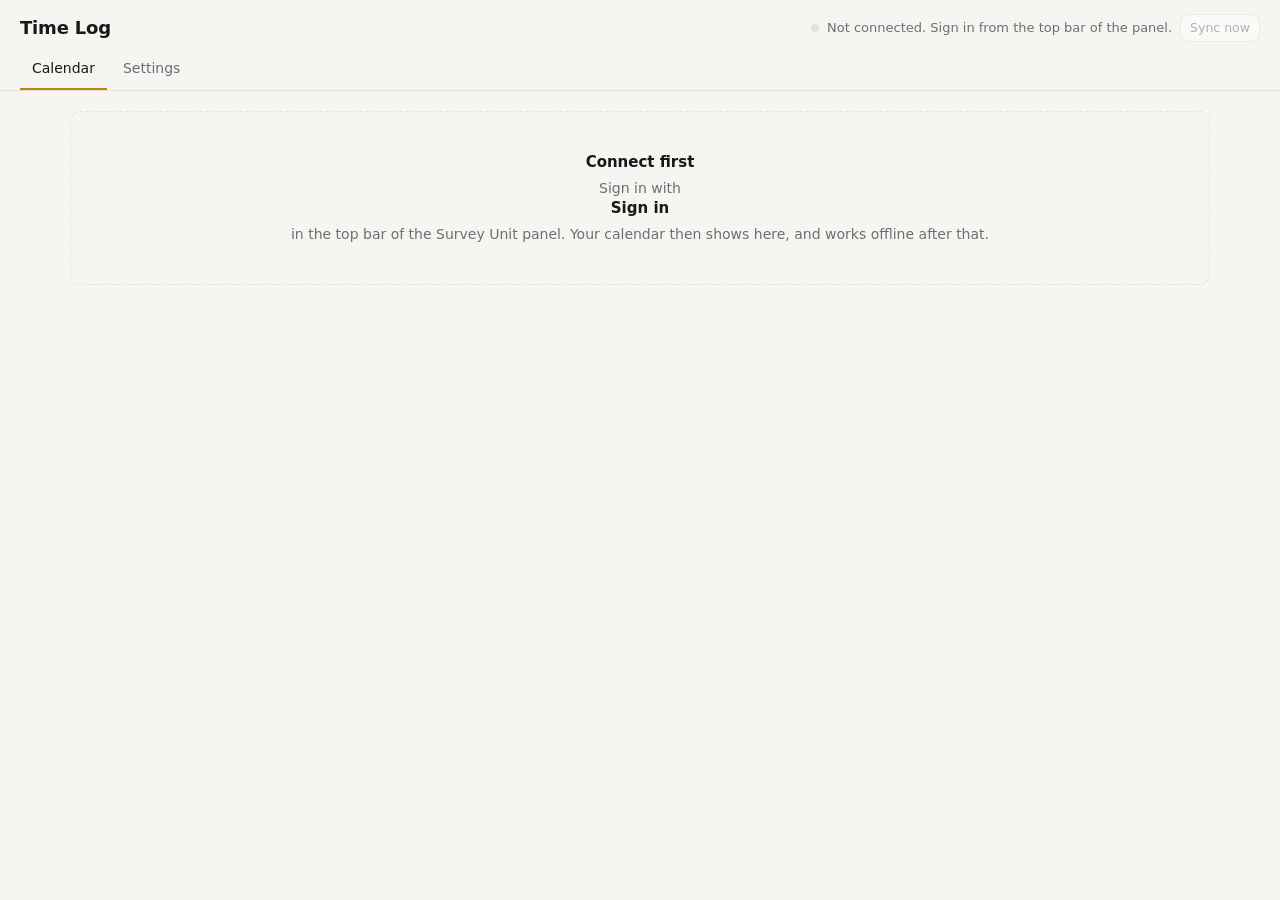
<file: apps/time-log.html>
<!doctype html>
<html lang="en">
<head>
<meta charset="utf-8">
<meta name="viewport" content="width=device-width, initial-scale=1">
<title>Time Log</title>
<style>
/* Time Log: each employee logs their own daily time in and time out on a month calendar. Part of the ACE Workbench (same look).
   Every change is saved on this device first and sent to the Google Sheet when online (backend/time_log.gs). */
:root{
  --bg:#f6f5f2; --panel:#ffffff; --ink:#17181a; --muted:#6b6e73; --line:#e3e1dc; --hover:#f0eee9; --field:#ffffff;
  --accent:#b8860b; --accent-ink:#ffffff; --accent-soft:#f7efd9;
  --ok:#1d7a43; --ok-bg:#e3f2e8; --bad:#b3261e; --bad-bg:#fbe7e4; --warn:#8f5b00; --warn-bg:#fbf0d9;
  --shadow:0 1px 2px rgba(0,0,0,.05); --shadow-lg:0 16px 40px rgba(0,0,0,.2);
  --font:"Inter","IBM Plex Sans","Segoe UI",system-ui,sans-serif; --mono:"IBM Plex Mono",Consolas,monospace;
  --r:10px; --gap-l:20px;
}
@media (prefers-color-scheme: dark){ :root:not([data-theme="light"]){
  --bg:#0e0f10; --panel:#17181a; --ink:#ececea; --muted:#9a9c9f; --line:#2a2c2f; --hover:#1f2023; --field:#121315;
  --accent:#e0b03c; --accent-ink:#17130a; --accent-soft:#2a230f;
  --ok:#5fcf8c; --ok-bg:#14271b; --bad:#f2877d; --bad-bg:#331714; --warn:#e3b24f; --warn-bg:#2e2310;
  --shadow:0 1px 2px rgba(0,0,0,.4); --shadow-lg:0 16px 40px rgba(0,0,0,.6); color-scheme:dark; } }
:root[data-theme="dark"]{
  --bg:#0e0f10; --panel:#17181a; --ink:#ececea; --muted:#9a9c9f; --line:#2a2c2f; --hover:#1f2023; --field:#121315;
  --accent:#e0b03c; --accent-ink:#17130a; --accent-soft:#2a230f;
  --ok:#5fcf8c; --ok-bg:#14271b; --bad:#f2877d; --bad-bg:#331714; --warn:#e3b24f; --warn-bg:#2e2310;
  --shadow:0 1px 2px rgba(0,0,0,.4); --shadow-lg:0 16px 40px rgba(0,0,0,.6); color-scheme:dark; }

*{box-sizing:border-box}
html,body{margin:0}
body{background:var(--bg);color:var(--ink);font:14px/1.45 var(--font);min-height:100vh}
:focus-visible{outline:2px solid var(--accent);outline-offset:2px}
button,input,select,textarea{font:inherit;color:inherit}
.mono{font-family:var(--mono);font-variant-numeric:tabular-nums}
.muted{color:var(--muted)}

header.top{position:sticky;top:0;z-index:5;background:var(--bg);border-bottom:1px solid var(--line)}
.hrow{display:flex;align-items:center;gap:12px;padding:14px var(--gap-l) 0;flex-wrap:wrap}
.hrow h1{font-size:18px;margin:0;letter-spacing:-.01em}
.sync{display:flex;align-items:center;gap:8px;font-size:13px;color:var(--muted);margin-left:auto}
.dot{width:8px;height:8px;border-radius:50%;background:var(--line);flex:none}
.dot.on{background:var(--ok)} .dot.off{background:var(--warn)} .dot.err{background:var(--bad)}
.tabs{display:flex;gap:4px;padding:8px var(--gap-l) 0;overflow-x:auto;scrollbar-width:none}
.tab{border:0;background:none;padding:8px 12px 10px;border-bottom:2px solid transparent;color:var(--muted);cursor:pointer;font-weight:500;white-space:nowrap}
.tab:hover{color:var(--ink)}
.tab[aria-selected="true"]{color:var(--ink);border-bottom-color:var(--accent)}
.tab[hidden]{display:none}

main{padding:var(--gap-l);max-width:1180px;margin:0 auto}
.btn{display:inline-flex;align-items:center;justify-content:center;gap:6px;height:34px;padding:0 12px;border-radius:8px;border:1px solid var(--line);background:var(--panel);cursor:pointer;font-weight:500;text-decoration:none;white-space:nowrap}
.btn:hover{background:var(--hover)}
.btn.primary{background:var(--accent);border-color:var(--accent);color:var(--accent-ink)}
.btn.primary:hover{filter:brightness(1.06)}
.btn.sm{height:28px;padding:0 9px;font-size:12.5px}
.btn.ghost{border-color:transparent;background:none}
.btn:disabled{opacity:.5;cursor:default}
.btn[hidden]{display:none}

.banner{display:flex;gap:12px;align-items:flex-start;padding:12px 14px;border-radius:var(--r);margin-bottom:var(--gap-l);border:1px solid}
.banner.bad{background:var(--bad-bg);border-color:var(--bad)}
.banner b{display:block;margin-bottom:2px}
.prob{border-top:1px solid var(--line);padding:10px 0 0;margin-top:10px;display:flex;gap:10px;flex-wrap:wrap;align-items:center}
.empty{padding:40px 20px;text-align:center;color:var(--muted);border:1px dashed var(--line);border-radius:var(--r)}
.empty b{display:block;color:var(--ink);font-size:15px;margin-bottom:4px}
.pill{display:inline-block;font-size:11.5px;font-weight:600;padding:1px 8px;border-radius:999px;background:var(--hover);color:var(--muted);white-space:nowrap}
.pill.pending{background:var(--accent-soft);color:var(--accent)}
.pill.warn{background:var(--warn-bg);color:var(--warn)}

/* Today strip */
.today{display:flex;gap:14px;align-items:center;flex-wrap:wrap;background:var(--panel);border:1px solid var(--line);border-radius:var(--r);padding:14px 16px;margin-bottom:16px;box-shadow:var(--shadow)}
.today .lbl{font-size:11px;font-weight:600;letter-spacing:.06em;text-transform:uppercase;color:var(--muted)}
.today .big{font-size:16px;font-weight:600}
.today .grow{flex:1;min-width:180px}

/* Toolbar and summary */
.toolbar{display:flex;gap:8px;flex-wrap:wrap;align-items:center;margin-bottom:14px}
.toolbar h2{font-size:17px;margin:0 6px;min-width:150px}
.toolbar select{height:34px;border:1px solid var(--line);border-radius:8px;background:var(--field);padding:0 8px;max-width:100%}
.toolbar .grow{flex:1}
.stats{display:grid;grid-template-columns:repeat(4,minmax(0,1fr));gap:10px;margin-bottom:14px}
.stat{background:var(--panel);border:1px solid var(--line);border-radius:var(--r);padding:10px 14px}
.stat .k{font-size:11px;font-weight:600;letter-spacing:.06em;text-transform:uppercase;color:var(--muted)}
.stat .v{font-size:20px;font-weight:600;font-family:var(--mono);font-variant-numeric:tabular-nums;margin-top:2px}
.stat .v.warn{color:var(--warn)}

/* Calendar */
.cal{display:grid;grid-template-columns:repeat(7,minmax(0,1fr)) 92px;border:1px solid var(--line);border-radius:var(--r);overflow:hidden;background:var(--line);gap:1px}
.cal .hd{background:var(--bg);font-size:11px;font-weight:600;letter-spacing:.05em;text-transform:uppercase;color:var(--muted);padding:8px 10px}
.cal .hd.wk{text-align:right}
.day{background:var(--panel);min-height:92px;padding:6px 8px 8px;border:0;text-align:left;cursor:pointer;display:flex;flex-direction:column;gap:2px;font:inherit;color:inherit;min-width:0}
.day:hover{background:var(--hover)}
.day.out{background:var(--bg);color:var(--muted)}
.day.wkend:not(.out){background:color-mix(in srgb,var(--panel) 80%,var(--bg))}
.day .n{font-size:12.5px;font-weight:600;color:var(--muted)}
.day.is-today .n{display:inline-flex;align-items:center;justify-content:center;width:22px;height:22px;border-radius:50%;background:var(--accent);color:var(--accent-ink)}
.day .t{font-size:11.5px;font-variant-numeric:tabular-nums;white-space:nowrap;overflow:hidden;text-overflow:ellipsis;letter-spacing:-.01em}
.day .h{font-family:var(--mono);font-size:13px;font-weight:600;margin-top:auto}
.day .h.open{color:var(--warn)}
.day .note{font-size:11.5px;color:var(--muted);white-space:nowrap;overflow:hidden;text-overflow:ellipsis}
.day .flag{width:6px;height:6px;border-radius:50%;background:var(--accent);display:inline-block;margin-left:4px;vertical-align:middle}
.wkt{background:var(--bg);padding:6px 10px;text-align:right;font-family:var(--mono);font-size:13px;font-weight:600;display:flex;flex-direction:column;justify-content:flex-end}
.wkt span{font-family:var(--font);font-size:11px;font-weight:500;color:var(--muted)}
.weeks{display:none}
.legend{font-size:12.5px;color:var(--muted);margin:10px 0 0}

/* Team */
table.tbl{width:100%;border-collapse:separate;border-spacing:0;background:var(--panel);border:1px solid var(--line);border-radius:var(--r);overflow:hidden}
.tbl th{font-size:11px;font-weight:600;letter-spacing:.05em;text-transform:uppercase;color:var(--muted);text-align:left;padding:9px 10px;border-bottom:1px solid var(--line);background:var(--bg);white-space:nowrap}
.tbl td{padding:9px 10px;border-bottom:1px solid var(--line)}
.tbl tr:last-child td{border-bottom:0}
.tbl .num{text-align:right;font-family:var(--mono);font-variant-numeric:tabular-nums}
.tbl td.num.warn{color:var(--warn);font-weight:600}
.tbl tbody tr[data-who]{cursor:pointer}
.tbl tbody tr[data-who]:hover td{background:var(--hover)}
.count{font-size:12.5px;color:var(--muted);margin:0 0 8px}

/* Drawer */
.scrim{position:fixed;inset:0;background:rgba(0,0,0,.4);z-index:20}
.drawer{position:fixed;top:0;right:0;bottom:0;width:min(460px,100%);background:var(--bg);z-index:21;display:flex;flex-direction:column;box-shadow:var(--shadow-lg)}
.scrim[hidden],.drawer[hidden]{display:none}
.dhead{display:flex;align-items:center;gap:10px;padding:14px var(--gap-l);border-bottom:1px solid var(--line);background:var(--panel)}
.dhead h2{margin:0;font-size:16px}
.dbody{flex:1;overflow:auto;padding:var(--gap-l)}
.dfoot{display:flex;gap:8px;padding:12px var(--gap-l);border-top:1px solid var(--line);background:var(--panel);flex-wrap:wrap;align-items:center}
.fgrid{display:grid;grid-template-columns:1fr 1fr;gap:12px}
.fgrid .full{grid-column:1/-1}
label.f{display:flex;flex-direction:column;gap:4px;font-size:12.5px;font-weight:500;min-width:0}
label.f input,label.f select,label.f textarea{border:1px solid var(--line);border-radius:8px;background:var(--field);padding:8px 10px;font-size:14px;font-weight:400;width:100%}
label.f textarea{min-height:76px;resize:vertical}
label.f input:read-only,label.f textarea:read-only{background:var(--hover)}
div.f{display:flex;flex-direction:column;gap:4px;font-size:12.5px;font-weight:500;min-width:0}
.tp{display:flex;gap:6px;align-items:center}
.tp select{border:1px solid var(--line);border-radius:8px;background:var(--field);padding:8px 6px;font-size:14px;font-weight:400;min-width:0;flex:1}
.tp select:disabled{background:var(--hover);opacity:1}
.tp b{font-weight:600}
form.typed .timed{display:none}
.dt .ds{display:none}
.calc.typed{background:var(--accent-soft);border-color:var(--accent)}
.calc.typed b{font-family:var(--font);font-size:14px;text-align:right}
.dt{display:inline-block;align-self:flex-start;font-size:11px;font-weight:600;padding:1px 6px;border-radius:6px;background:var(--accent-soft);color:var(--accent);white-space:nowrap;overflow:hidden;text-overflow:ellipsis;max-width:100%}
.now{font-size:12px;font-weight:500;color:var(--accent);background:none;border:0;padding:0;cursor:pointer;text-align:left}
.now[hidden]{display:none}
.calc{margin:16px 0 0;padding:12px 14px;border-radius:8px;background:var(--panel);border:1px solid var(--line);display:flex;justify-content:space-between;align-items:baseline}
.calc b{font-family:var(--mono);font-size:18px}
.ferr{color:var(--bad);font-size:13px;width:100%}
.ferr:empty{display:none}
.hist{font-size:12.5px;border-left:2px solid var(--line);padding-left:12px;margin-top:14px}
.hist div{margin-bottom:6px}

/* Settings */
.panel{background:var(--panel);border:1px solid var(--line);border-radius:var(--r);padding:var(--gap-l);margin-bottom:var(--gap-l);box-shadow:var(--shadow)}
.panel h2{font-size:15px;margin:0 0 4px}
.panel p{margin:0 0 14px;color:var(--muted)}
.row{display:flex;gap:10px;flex-wrap:wrap;align-items:flex-end}
.row label.f{flex:1;min-width:200px}
.keybox{font-family:var(--mono);font-size:16px;padding:8px 12px;background:var(--ok-bg);color:var(--ok);border-radius:8px;display:inline-block;margin-top:10px}

.toast{position:fixed;left:50%;bottom:20px;transform:translateX(-50%);background:var(--ink);color:var(--bg);padding:10px 16px;border-radius:8px;z-index:40;font-weight:500;box-shadow:var(--shadow-lg);max-width:calc(100% - 32px)}
.toast[hidden]{display:none}

@media (max-width:720px){
  .hrow,.tabs,main{padding-left:16px;padding-right:16px}
  .sync{margin-left:0;width:100%}
  .stats{grid-template-columns:repeat(2,minmax(0,1fr))}
  .cal{grid-template-columns:repeat(7,minmax(0,1fr))}
  .cal .hd.wk,.wkt{display:none}
  .cal .hd{padding:6px 4px;text-align:center}
  .day{min-height:58px;padding:4px;align-items:center;text-align:center}
  .day .t,.day .note,.dt .dl{display:none}
  .dt .ds{display:inline}
  .dt{padding:0 3px;font-size:10px}
  .day .h{font-size:11.5px}
  .weeks{display:block;margin-top:14px}
  .toolbar h2{min-width:0;flex:1 0 auto;font-size:16px;white-space:nowrap;text-align:center}
  .toolbar .grow{display:none}
  .fgrid{grid-template-columns:1fr}
}
@media (prefers-reduced-motion:no-preference){ .btn,.day,.tab{transition:background .12s,border-color .12s} }
</style>
</head>
<body>
<header class="top">
  <div class="hrow">
    <h1>Time Log</h1>
    <div class="sync"><span class="dot" id="sDot"></span><span id="sText">Not connected</span>
      <button class="btn sm" id="syncBtn">Sync now</button></div>
  </div>
  <nav class="tabs" role="tablist" id="tabs">
    <button class="tab" role="tab" data-v="cal">Calendar</button>
    <button class="tab" role="tab" data-v="team" hidden>Team</button>
    <button class="tab" role="tab" data-v="settings">Settings</button>
  </nav>
</header>
<main id="main"></main>

<div class="scrim" id="scrim" hidden></div>
<aside class="drawer" id="drawer" hidden aria-labelledby="dTitle" role="dialog">
  <div class="dhead"><div><h2 id="dTitle">Day</h2><div class="muted" id="dWho" style="font-size:12.5px"></div></div><span id="dBadge"></span><span style="flex:1"></span><button class="btn ghost sm" id="dClose">Close</button></div>
  <form class="dbody" id="form" novalidate>
    <div class="fgrid">
      <label class="f full"><span>Day type</span><select name="day_type">
        <option value="">Regular day (time in and time out)</option>
        <option value="Travel Order">Travel Order (no time in / out)</option>
        <option value="R.S.O.">R.S.O. (no time in / out)</option>
        <option value="P.S.O.">P.S.O. (no time in / out)</option></select></label>
      <div class="f timed"><span>Morning: time in</span><div class="tp" data-tp="time_in"></div><input type="hidden" name="time_in"><button type="button" class="now" data-now="time_in">Use the time now</button></div>
      <div class="f timed"><span>Morning: time out</span><div class="tp" data-tp="time_out"></div><input type="hidden" name="time_out"><button type="button" class="now" data-now="time_out">Use the time now</button></div>
      <div class="f timed"><span>Afternoon: time in</span><div class="tp" data-tp="time_in2"></div><input type="hidden" name="time_in2"><button type="button" class="now" data-now="time_in2">Use the time now</button></div>
      <div class="f timed"><span>Afternoon: time out</span><div class="tp" data-tp="time_out2"></div><input type="hidden" name="time_out2"><button type="button" class="now" data-now="time_out2">Use the time now</button></div>
      <label class="f timed full" id="fBreak"><span>Break taken off the hours (minutes)</span><input type="number" name="break_min" min="0" max="600" step="5" inputmode="numeric" placeholder="e.g. 60"></label>
      <label class="f full"><span>Notes</span><textarea name="notes" maxlength="1000" placeholder="e.g. Field survey at Mobo, on leave, half day"></textarea></label>
    </div>
    <div class="calc"><span class="muted">Hours worked</span><b id="fHours">—</b></div>
    <div id="dHist"></div>
  </form>
  <div class="dfoot">
    <div class="ferr" id="fErr" role="alert"></div>
    <button class="btn primary" id="fSave">Save</button>
    <button class="btn" id="fCancel">Cancel</button>
    <span style="flex:1"></span>
    <button class="btn" id="fHist" hidden>History</button>
  </div>
</aside>
<div class="toast" id="toast" hidden role="status"></div>

<script>
"use strict";
const LS = "tl.v1";
const FIELDS = ["time_in", "time_out", "break_min", "notes", "day_type", "time_in2", "time_out2"];
const TIMES = ["time_in", "time_out", "time_in2", "time_out2"];   // morning pair, afternoon pair
const TIME_LBL = { time_in: "Morning time in", time_out: "Morning time out", time_in2: "Afternoon time in", time_out2: "Afternoon time out" };
const DAY_TYPES = ["Travel Order", "R.S.O.", "P.S.O."];
const DT_SHORT = { "Travel Order": "TO", "R.S.O.": "RSO", "P.S.O.": "PSO" };
const WEEKDAYS = ["Mon", "Tue", "Wed", "Thu", "Fri", "Sat", "Sun"];

const $ = id => document.getElementById(id);
const esc = s => String(s == null ? "" : s).replace(/[&<>"']/g, c => ({ "&": "&amp;", "<": "&lt;", ">": "&gt;", '"': "&quot;", "'": "&#39;" }[c]));
const pad = n => String(n).padStart(2, "0");
const ymd = d => d.getFullYear() + "-" + pad(d.getMonth() + 1) + "-" + pad(d.getDate());
const today = () => ymd(new Date());
const nowHM = () => { const d = new Date(); return pad(d.getHours()) + ":" + pad(d.getMinutes()); };
const fmtTime = iso => iso ? new Date(iso).toLocaleString("en-PH", { month: "short", day: "numeric", hour: "numeric", minute: "2-digit" }) : "";
const fmtHM = t => { if (!t) return ""; const [h, m] = t.split(":").map(Number); return ((h + 11) % 12 + 1) + ":" + pad(m) + (h < 12 ? " AM" : " PM"); };
// AM/PM picker <-> the stored 24-hour "HH:MM" (what the Sheet keeps and the hours maths uses).
function tpBuild() {
  document.querySelectorAll(".tp").forEach(tp => {
    const n = tp.dataset.tp, lbl = TIME_LBL[n];
    tp.innerHTML = `<select class="h" aria-label="${lbl} hour"><option value="">--</option>${[12, 1, 2, 3, 4, 5, 6, 7, 8, 9, 10, 11].map(h => `<option>${h}</option>`).join("")}</select><b>:</b>`
      + `<select class="m" aria-label="${lbl} minutes">${Array.from({ length: 60 }, (_, i) => `<option>${pad(i)}</option>`).join("")}</select>`
      + `<select class="ap" aria-label="${lbl} AM or PM"><option>AM</option><option>PM</option></select>`;
  });
}
function tpSet(n, t) {
  const tp = document.querySelector(`.tp[data-tp="${n}"]`), m = /^(\d{2}):(\d{2})$/.exec(t || "");
  tp.querySelector(".h").value = m ? String((+m[1] + 11) % 12 + 1) : "";
  tp.querySelector(".m").value = m ? m[2] : "00";
  tp.querySelector(".ap").value = m && +m[1] >= 12 ? "PM" : (m ? "AM" : (n === "time_in" ? "AM" : "PM"));
  $("form").elements[n].value = m ? t : "";
}
function tpRead(n) {
  const tp = document.querySelector(`.tp[data-tp="${n}"]`), h = tp.querySelector(".h").value;
  if (!h) return "";
  const h24 = (+h % 12) + (tp.querySelector(".ap").value === "PM" ? 12 : 0);
  return pad(h24) + ":" + tp.querySelector(".m").value;
}
const fmtLong = s => new Date(s + "T00:00:00").toLocaleDateString("en-PH", { weekday: "long", month: "long", day: "numeric", year: "numeric" });
const mins = t => { const m = /^(\d{2}):(\d{2})$/.exec(t || ""); return m ? +m[1] * 60 + +m[2] : null; };
// Worked minutes for a day, the same rule as the Sheet: (morning out − in) + (afternoon out − in) − break.
// null when there is no finished pair, or a time in is still waiting for its time out.
function worked(r) {
  const a = mins(r.time_in), b = mins(r.time_out), c = mins(r.time_in2), e = mins(r.time_out2);
  if ((a === null) !== (b === null) || (c === null) !== (e === null) || (a === null && c === null)) return null;
  if ((a !== null && b <= a) || (c !== null && e <= c)) return null;
  const w = (a === null ? 0 : b - a) + (c === null ? 0 : e - c) - (Number(r.break_min) || 0);
  return w < 0 ? null : w;
}
// A time in with no time out yet, in either pair.
const isOpen = r => !!r && !!((r.time_in && !r.time_out) || (r.time_in2 && !r.time_out2));
// The day as it is shown: "6:48 AM - 12:08 PM", "12:45 PM - 6:42 PM" (one text per pair that has a time in).
const spans = r => [[r.time_in, r.time_out], [r.time_in2, r.time_out2]].filter(p => p[0]).map(p => fmtHM(p[0]) + " - " + (p[1] ? fmtHM(p[1]) : "—"));
const fmtDur = m => m == null ? "—" : Math.floor(m / 60) + "h " + pad(m % 60) + "m";

/* ---------- State, kept on this device ---------- */
// One sign-in for every app of the Survey Unit panel: the web app address and key in localStorage "aw.signin",
// shared by every app opened from the same site. Signing in here, in the panel or in any app signs in all of them.
function awSignin(url, key) {
  try {
    if (url !== undefined) localStorage.setItem("aw.signin", JSON.stringify({ url: url, key: key }));
    return JSON.parse(localStorage.getItem("aw.signin") || "null");
  } catch (e) { return null; }
}
function blank() { return { cfg: { url: "", key: "", device: "" }, me: null, people: [], items: {}, outbox: [], problems: [], lastPull: "", lastSync: "", newKeys: [] }; }
function load() {
  let s = null;
  try { s = JSON.parse(localStorage.getItem(LS) || "null"); } catch (e) { s = null; }
  s = Object.assign(blank(), s || {});
  if (!s.cfg.device) s.cfg.device = (/Mobi|Android/i.test(navigator.userAgent) ? "PHONE-" : "PC-") + Math.random().toString(36).slice(2, 7).toUpperCase();
  if (window.TL_HOSTED && window.TL_HOSTED.url) s.cfg.url = window.TL_HOSTED.url;
  const si = awSignin();
  if (si) { if (si.url && !window.TL_HOSTED) s.cfg.url = si.url; s.cfg.key = si.key || ""; }
  return s;
}
let state = load();
let storeOk = true;
function save() { try { localStorage.setItem(LS, JSON.stringify(state)); storeOk = true; } catch (e) { storeOk = false; } }
const idOf = (name, date) => name + "|" + date;
const pending = id => state.outbox.some(o => o.type === "save" && o.id === id);
const boss = () => !!state.me && (state.me.role === "head" || state.me.role === "admin");
const canEdit = name => !!state.me && (boss() || name === state.me.name);

/* ---------- Talking to the Sheet ---------- */
// The key is only ever sent to a Google Apps Script web app (or a test server on this PC).
const okAddr = u => /^https:\/\/script\.google\.com\/(a\/macros\/[\w.-]+|macros)\/s\/[\w-]+\/(exec|dev)$/.test(String(u || "")) || /^http:\/\/(localhost|127\.0\.0\.1)(:\d+)?\//.test(String(u || ""));
let syncing = false, syncAgain = false, online = navigator.onLine, lastError = "";
async function call(method, payload) {
  const u = state.cfg.url;
  if (!okAddr(u)) throw new Error("The web app address in Settings is not a Google Apps Script address");
  let r;
  if (method === "GET") r = await fetch(u + (u.includes("?") ? "&" : "?") + new URLSearchParams(Object.assign({ key: state.cfg.key, app: "time" }, payload)), { redirect: "follow" });
  else r = await fetch(u, { method: "POST", redirect: "follow", headers: { "Content-Type": "text/plain;charset=utf-8" }, body: JSON.stringify(Object.assign({ key: state.cfg.key, device: state.cfg.device, app: "time" }, payload)) });
  const j = await r.json();
  if (!j.ok) throw Object.assign(new Error(j.error || "The Sheet refused the request"), { server: true });
  return j;
}

async function sync(quiet) {
  if (!state.cfg.url || !state.cfg.key) return;
  if (syncing) { syncAgain = true; return; }   // a save made during a sync is sent as soon as that sync ends
  syncing = true; syncAgain = false; renderSync();
  try {
    if (state.outbox.length) {
      const sent = state.outbox.slice(), revs = sent.map(o => o.rev);
      const res = await call("POST", { changes: sent.map(o => ({ type: o.type, name: o.name, date: o.date, baseVersion: o.baseVersion, data: o.data, role: o.role, active: o.active })) });
      res.results.forEach((r, i) => {
        const o = sent[i];
        const changedSince = state.outbox.includes(o) && o.rev !== revs[i];   // edited again while this send was out: keep the newer edit queued
        if (!changedSince) state.outbox = state.outbox.filter(x => x !== o);
        if (o.type !== "save") {
          if (r.result === "saved" && r.key) state.newKeys.unshift({ name: r.name, role: r.role, key: r.key });
          if (r.result !== "saved") state.problems.push({ kind: "rejected", what: o.type === "addMember" ? "Adding " + o.name : o.type === "resetKey" ? "New key for " + o.name : "Switching off " + o.name, error: r.error });
          return;
        }
        const what = o.name + " · " + fmtLong(o.date);
        if (r.result === "saved" || r.result === "same") {
          state.items[o.id] = Object.assign({}, r.record);
          // Sheet checks: saved, but the Sheet did not keep it; stays on the problem list until dismissed.
          if (r.check_error) state.problems.push({ kind: "rejected", id: o.id, name: o.name, date: o.date, mine: o.data, error: r.check_error, what });
          if (changedSince) { o.baseVersion = r.record.version; Object.assign(state.items[o.id], o.data); }
        } else if (r.result === "conflict") {
          if (r.server) state.items[o.id] = Object.assign({}, r.server); else delete state.items[o.id];
          state.problems.push({ kind: "conflict", id: o.id, name: o.name, date: o.date, mine: o.data, what,
            detail: "This day was changed on another device or by the head first; the Sheet's copy is showing now. Yours: " + summary(o.data) + "." });
        } else {
          if (r.server) state.items[o.id] = Object.assign({}, r.server); else delete state.items[o.id];
          state.problems.push({ kind: "rejected", id: o.id, name: o.name, date: o.date, mine: o.data, error: r.error, what });
        }
      });
      if (res.people) state.people = res.people;
      state.me = res.me;
      save();
    }
    // Ask with 2 minutes of overlap: a save that started just before the last pull can land just after it.
    const since = state.lastPull ? new Date(new Date(state.lastPull).getTime() - 120000).toISOString() : "";
    const p = await call("GET", { action: "pull", since });
    if (!state.me || state.me.name !== p.me.name) { state.items = {}; }   // a different key on this device: drop the other person's copy
    state.me = p.me; state.people = p.people || state.people;
    (p.items || []).forEach(s => {
      const loc = state.items[s.id];
      if (pending(s.id)) return;                      // a local edit is queued: the next send settles it, or flags a conflict
      if (!loc || (Number(s.version) || 0) >= (Number(loc.version) || 0)) state.items[s.id] = s;
    });
    state.lastPull = p.server_time; state.lastSync = new Date().toISOString(); lastError = ""; online = true;
    if (!who || !state.people.some(x => x.name === who)) who = state.me.name;
    save();
  } catch (e) {
    lastError = e.server ? e.message : "";
    if (!e.server) online = false;
    if (!quiet && e.server) toast(e.message);
  } finally {
    syncing = false; render();
    if (syncAgain && online && state.outbox.length) setTimeout(() => sync(true), 0);
  }
}
function summary(d) {
  const w = worked(d);
  return [d.day_type || "", ...spans(d), d.break_min ? d.break_min + " min break" : "", w != null ? fmtDur(w) : "", d.notes ? "“" + d.notes.slice(0, 40) + "”" : ""].filter(Boolean).join(", ") || "blank";
}

/* ---------- Local changes ---------- */
function queueSave(name, date, data, baseOverride) {
  const id = idOf(name, date), cur = state.items[id] || { id, name, date, version: 0 };
  const o = state.outbox.find(x => x.type === "save" && x.id === id);
  if (o) { o.data = data; o.rev++; if (baseOverride !== undefined) o.baseVersion = baseOverride; }
  else state.outbox.push({ type: "save", id, name, date, baseVersion: baseOverride !== undefined ? baseOverride : Number(cur.version) || 0, data, rev: 1 });
  state.items[id] = Object.assign({}, cur, data, { minutes: worked(data) == null ? "" : String(worked(data)) });
  save(); render(); sync(true);
}

/* ---------- Month maths ---------- */
let view = "cal", who = "", month = today().slice(0, 7);
try { view = sessionStorage.getItem("tl.view") || view; month = sessionStorage.getItem("tl.month") || month; who = sessionStorage.getItem("tl.who") || ""; } catch (e) {}
const logsOf = (name, prefix) => Object.values(state.items).filter(r => r.name === name && String(r.date).startsWith(prefix));
function monthStats(name, ym) {
  const rows = logsOf(name, ym);
  const done = rows.map(worked).filter(m => m != null);
  const open = rows.filter(r => isOpen(r) && r.date < today()).length;
  const total = done.reduce((a, b) => a + b, 0);
  const typed = {}; DAY_TYPES.forEach(t => { typed[t] = rows.filter(r => r.day_type === t).length; });
  return { total, days: done.length, avg: done.length ? Math.round(total / done.length) : null, open, rows, typed,
    orders: DAY_TYPES.reduce((a, t) => a + typed[t], 0) };
}
function shiftMonth(ym, n) { const d = new Date(ym + "-01T00:00:00"); d.setMonth(d.getMonth() + n); return ymd(d).slice(0, 7); }

/* ---------- Rendering ---------- */
function render() {
  if (view === "team" && !boss()) view = "cal";
  document.querySelector('.tab[data-v="team"]').hidden = !boss();
  document.querySelectorAll(".tab").forEach(t => t.setAttribute("aria-selected", t.dataset.v === view));
  renderSync();
  $("main").innerHTML = problemsHtml() + ({ cal: calHtml, team: teamHtml, settings: settingsHtml }[view])();
  try { sessionStorage.setItem("tl.view", view); sessionStorage.setItem("tl.month", month); sessionStorage.setItem("tl.who", who); } catch (e) {}
}

function renderSync() {
  const n = state.outbox.length;
  let cls = "", text;
  if (!state.cfg.url || !state.cfg.key) text = window.TL_HOSTED ? "Not connected. Add your key in Settings." : "Not connected. Sign in from the top bar of the panel.";
  else if (syncing) { cls = "on"; text = "Syncing…"; }
  else if (lastError) { cls = "err"; text = lastError; }
  else if (!online) { cls = "off"; text = "Offline · " + (n ? n + (n === 1 ? " change" : " changes") + " kept on this device, will send when online" : "showing the copy on this device"); }
  else { cls = "on"; text = (state.me ? state.me.name + " · " : "") + (n ? n + " waiting to send" : "Synced " + fmtTime(state.lastSync)); }
  if (!storeOk) { cls = "err"; text = "This browser is not keeping changes on the device. Keep the page open until it syncs."; }
  $("sDot").className = "dot " + cls; $("sText").textContent = text;
  $("syncBtn").disabled = syncing || !state.cfg.url || !state.cfg.key;
}

function problemsHtml() {
  if (!state.problems.length) return "";
  return `<div class="banner bad" role="alert"><div style="flex:1"><b>${state.problems.length} ${state.problems.length === 1 ? "change was" : "changes were"} not saved to the Sheet</b>
    ${state.problems.map((p, i) => `<div class="prob"><div style="flex:1;min-width:220px"><span class="mono">${esc(p.what)}</span><br><span class="muted">${esc(p.kind === "conflict" ? p.detail : p.error)}</span></div>
      ${p.kind === "conflict" ? `<button class="btn sm" data-act="mine" data-i="${i}">Use my version</button>` : ""}
      ${p.mine && p.kind !== "conflict" ? `<button class="btn sm" data-act="fix" data-i="${i}">Fix and save</button>` : ""}
      <button class="btn sm ghost" data-act="dismiss" data-i="${i}">Dismiss</button></div>`).join("")}</div></div>`;
}

function todayHtml() {
  if (!state.me) return "";
  const r = state.items[idOf(state.me.name, today())] || {};
  let line, btn;
  if (r.day_type) { line = r.day_type + " · no time in / out"; btn = ""; }
  else {
    // The next time to punch: morning in, morning out, afternoon in, afternoon out.
    const next = r.time_in && !r.time_out ? "time_out" : r.time_in2 && !r.time_out2 ? "time_out2" : !r.time_in && !r.time_in2 ? "time_in" : !r.time_in2 ? "time_in2" : "";
    const w = worked(r);
    line = spans(r).join(" · ") || "Not timed in yet";
    if (w != null) line += " · " + fmtDur(w);
    btn = next ? `<button class="btn primary" data-punch="${next}">${/out/.test(next) ? "Time out now" : "Time in now"}</button>` : "";
  }
  return `<section class="today"><div class="grow"><div class="lbl">Today · ${esc(new Date().toLocaleDateString("en-PH", { weekday: "long", month: "short", day: "numeric" }))}</div><div class="big">${esc(line)}</div></div>
    ${btn}<button class="btn" data-day="${today()}">Edit today</button></section>`;
}

function calHtml() {
  if (!state.me) return `<div class="empty"><b>Connect first</b>${window.TL_HOSTED ? `Open Settings and enter your key from the Admin. Your calendar then shows here, and works offline after that.<br><br><button class="btn primary" data-go="settings">Open Settings</button>` : "Sign in with <b>Sign in</b> in the top bar of the Survey Unit panel. Your calendar then shows here, and works offline after that."}</div>`;
  if (!who) who = state.me.name;
  const st = monthStats(who, month), first = new Date(month + "-01T00:00:00");
  const start = new Date(first); start.setDate(1 - ((first.getDay() + 6) % 7));   // back to Monday
  const title = first.toLocaleDateString("en-PH", { month: "long", year: "numeric" });
  const people = boss() ? state.people : [state.me];
  let cells = WEEKDAYS.map(d => `<div class="hd">${d}</div>`).join("") + `<div class="hd wk">Week</div>`, weeks = [];
  const d = new Date(start);
  for (let w = 0; w < 6; w++) {
    if (w > 0 && d.getMonth() !== first.getMonth() && ymd(d).slice(0, 7) > month) break;
    let wk = 0, wkDays = 0; const wkFrom = ymd(d);
    for (let i = 0; i < 7; i++, d.setDate(d.getDate() + 1)) {
      const ds = ymd(d), r = state.items[idOf(who, ds)], inMonth = ds.slice(0, 7) === month, m = r ? worked(r) : null;
      if (m != null) { wk += m; wkDays++; }
      const open = isOpen(r);
      cells += `<button type="button" class="day${inMonth ? "" : " out"}${i > 4 ? " wkend" : ""}${ds === today() ? " is-today" : ""}" data-day="${ds}" aria-label="${esc(fmtLong(ds))}${r ? ", " + esc(summary(r)) : ", no log"}">
        <span class="n">${d.getDate()}${r && pending(r.id) ? '<span class="flag" title="Not sent yet"></span>' : ""}</span>
        ${r && r.day_type ? `<span class="dt" title="${esc(r.day_type)}"><span class="dl">${esc(r.day_type)}</span><span class="ds">${esc(DT_SHORT[r.day_type] || r.day_type)}</span></span>` : ""}
        ${r ? spans(r).map(s => `<span class="t">${esc(s)}</span>`).join("") : ""}
        ${r && r.notes ? `<span class="note">${esc(r.notes)}</span>` : ""}
        ${m != null ? `<span class="h">${esc(fmtDur(m))}</span>` : open ? `<span class="h open">${ds < today() ? "No out" : "In"}</span>` : ""}
      </button>`;
    }
    cells += `<div class="wkt">${wkDays ? esc(fmtDur(wk)) : ""}<span>${wkDays ? wkDays + (wkDays === 1 ? " day" : " days") : ""}</span></div>`;
    weeks.push({ from: wkFrom, total: wk, days: wkDays });
  }
  return (who === state.me.name ? todayHtml() : "") + `<div class="toolbar">
      <button class="btn" data-mon="-1" aria-label="Previous month">‹</button><h2>${esc(title)}</h2><button class="btn" data-mon="1" aria-label="Next month">›</button>
      <button class="btn ghost" data-mon="0">This month</button><span class="grow"></span>
      ${people.length > 1 ? `<select id="who" aria-label="Employee">${people.map(p => `<option${p.name === who ? " selected" : ""}>${esc(p.name)}</option>`).join("")}</select>` : `<span class="muted">${esc(who)}</span>`}
    </div>
    <div class="stats">
      <div class="stat"><div class="k">Hours this month</div><div class="v">${esc(fmtDur(st.total))}</div></div>
      <div class="stat"><div class="k">Days with full log</div><div class="v">${st.days}</div></div>
      <div class="stat"><div class="k">Average per day</div><div class="v">${esc(fmtDur(st.avg))}</div></div>
      <div class="stat"><div class="k">Missing time out</div><div class="v${st.open ? " warn" : ""}">${st.open}</div></div>
    </div>
    ${st.orders ? `<p class="count">No time in / out: ${DAY_TYPES.filter(t => st.typed[t]).map(t => esc(t) + " " + st.typed[t] + (st.typed[t] === 1 ? " day" : " days")).join(" · ")}. These days are not in the hours.</p>` : ""}
    <div class="cal" role="grid" aria-label="${esc(title)} for ${esc(who)}">${cells}</div>
    <div class="weeks"><table class="tbl"><thead><tr><th>Week of</th><th class="num">Days</th><th class="num">Hours</th></tr></thead><tbody>
      ${weeks.map(w => `<tr><td>${esc(new Date(w.from + "T00:00:00").toLocaleDateString("en-PH", { month: "short", day: "numeric" }))}</td><td class="num">${w.days}</td><td class="num">${w.days ? esc(fmtDur(w.total)) : "—"}</td></tr>`).join("")}</tbody></table></div>
    <p class="legend">Each day shows morning in - out, then afternoon in - out. Hours = morning + afternoon. Click a day to log or edit it.${canEdit(who) ? "" : " Read only."}</p>`;
}

function teamHtml() {
  const title = new Date(month + "-01T00:00:00").toLocaleDateString("en-PH", { month: "long", year: "numeric" });
  const rows = state.people.filter(p => p.role !== "admin" || logsOf(p.name, month).length).map(p => ({ p, s: monthStats(p.name, month) }))
    .sort((a, b) => a.p.name.localeCompare(b.p.name));
  const all = rows.reduce((a, r) => a + r.s.total, 0);
  return `<div class="toolbar"><button class="btn" data-mon="-1" aria-label="Previous month">‹</button><h2>${esc(title)}</h2><button class="btn" data-mon="1" aria-label="Next month">›</button>
      <button class="btn ghost" data-mon="0">This month</button></div>
    <p class="count">${rows.length} ${rows.length === 1 ? "person" : "people"} · ${esc(fmtDur(all))} in all. Click a person to see their calendar.</p>
    ${rows.length ? `<table class="tbl"><thead><tr><th>Employee</th><th class="num">Days</th><th class="num">Hours</th><th class="num">Average</th><th class="num">Missing out</th><th class="num">TO</th><th class="num">RSO</th><th class="num">PSO</th></tr></thead><tbody>
    ${rows.map(r => `<tr data-who="${esc(r.p.name)}"><td><b>${esc(r.p.name)}</b> <span class="muted">${r.p.role === "member" ? "" : esc(r.p.role)}</span></td>
      <td class="num">${r.s.days}</td><td class="num">${esc(fmtDur(r.s.total))}</td><td class="num">${esc(fmtDur(r.s.avg))}</td><td class="num${r.s.open ? " warn" : ""}">${r.s.open}</td>${DAY_TYPES.map(t => `<td class="num">${r.s.typed[t]}</td>`).join("")}</tr>`).join("")}</tbody></table>`
      : `<div class="empty"><b>No members yet</b>The Admin adds members in Settings.</div>`}`;
}

function settingsHtml() {
  const admin = state.me && state.me.role === "admin";
  return `<section class="panel"><h2>Sign-in</h2>${window.TL_HOSTED ? `<p>Your own key comes from the Admin. Everything you log is kept on this device and sent when online.</p>
      <div class="row"><input id="cUrl" type="hidden" value="${esc(state.cfg.url)}">
      <label class="f" style="max-width:220px"><span>Your key</span><input id="cKey" value="${esc(state.cfg.key)}" placeholder="ABCDE-12345" autocomplete="off"></label>
      <button class="btn primary" id="cSave">Save and connect</button></div>` : `<p>One sign-in for every app: <b>Sign in</b> in the top bar of the Survey Unit panel. Sign out there too. Everything you log is kept on this device and sent when online.</p>`}
      <p style="margin:12px 0 0">This device: <span class="mono">${esc(state.cfg.device)}</span>${state.me ? ` · Signed in as <b>${esc(state.me.name)}</b> (${esc(state.me.role)})` : ""}</p></section>
    ${admin ? `<section class="panel"><h2>Employees</h2><p>Each employee gets their own key and logs only their own days. Hand the key over in person; it shows here until you hide it.</p>
      <div class="row"><label class="f"><span>Full name</span><input id="mName" maxlength="80" placeholder="e.g. JUAN DELA CRUZ"></label>
      <label class="f" style="max-width:220px"><span>Role</span><select id="mRole"><option value="member">Employee</option><option value="head">Head (sees and corrects all)</option><option value="admin">Admin</option></select></label>
      <button class="btn primary" id="mAdd">Add employee</button></div>
      ${state.newKeys.map((k, i) => `<div><span class="keybox">${esc(k.name)}: ${esc(k.key)}</span> <button class="btn sm ghost" data-hidekey="${i}">Hide</button></div>`).join("")}
      <table class="tbl" style="margin-top:16px"><thead><tr><th>Employee</th><th>Role</th><th></th></tr></thead><tbody>
      ${state.people.filter(p => p.name !== state.me.name).map(p => `<tr><td>${esc(p.name)}</td><td>${esc(p.role)}</td><td style="text-align:right"><button class="btn sm" data-newkey="${esc(p.name)}">New key</button> <button class="btn sm" data-off="${esc(p.name)}">Switch off</button></td></tr>`).join("")}
      </tbody></table></section>` : ""}
    <section class="panel"><h2>On this device</h2><p>${Object.keys(state.items).length} days kept here · ${state.outbox.length} waiting to send${state.lastSync ? " · last synced " + esc(fmtTime(state.lastSync)) : ""}.</p>
      <button class="btn" id="cForget">Remove this device's copy</button></section>`;
}

/* ---------- Drawer ---------- */
let editing = null;
function openDrawer(date, preset) {
  const name = who || state.me.name, id = idOf(name, date), r = state.items[id] || {}, f = $("form");
  editing = { name, date, id };
  const src = Object.assign({}, r, preset || {});
  FIELDS.forEach(k => { f.elements[k].value = src[k] || ""; });
  TIMES.forEach(k => tpSet(k, src[k]));
  $("fBreak").style.display = src.break_min ? "" : "none";   // older days may hold a break; new days have none
  const ro = !canEdit(name);
  FIELDS.forEach(k => { f.elements[k].readOnly = ro; });
  f.elements.day_type.disabled = ro;
  f.querySelectorAll(".tp select").forEach(s => { s.disabled = ro; });
  typedView();
  const isToday = date === today();
  f.querySelectorAll("[data-now]").forEach(b => { b.hidden = ro || !isToday; });
  $("dTitle").textContent = fmtLong(date);
  $("dWho").textContent = name;
  $("dBadge").innerHTML = pending(id) ? '<span class="pill pending">Not sent yet</span>' : "";
  $("fErr").textContent = ro ? "Read only: only " + name + " or the head can change this day." : "";
  $("fSave").hidden = ro;
  $("fHist").hidden = !(r.version > 0);
  $("dHist").innerHTML = r.version ? `<p class="muted" style="font-size:12.5px;margin:14px 0 0">Logged by ${esc(r.created_by)} ${esc(fmtTime(r.created_at))}${r.updated_by ? " · last change by " + esc(r.updated_by) + " " + esc(fmtTime(r.updated_at)) : ""} · version ${esc(r.version)}</p>` : "";
  calcHours();
  $("scrim").hidden = $("drawer").hidden = false;
  setTimeout(() => (ro ? $("dClose") : src.day_type ? f.elements.day_type : document.querySelector(`.tp[data-tp="${TIMES.find(k => !src[k]) || "time_in"}"] .h`)).focus(), 0);
}
function typedView() { const t = !!$("form").elements.day_type.value; $("form").classList.toggle("typed", t); document.querySelector(".calc").classList.toggle("typed", t); }
function closeDrawer() { $("scrim").hidden = $("drawer").hidden = true; editing = null; }
function formData() {
  const f = $("form"), d = {};
  TIMES.forEach(k => { f.elements[k].value = tpRead(k); });
  FIELDS.forEach(k => d[k] = f.elements[k].value.trim());
  if (d.break_min === "0") d.break_min = "";
  if (d.day_type) { TIMES.forEach(k => { d[k] = ""; }); d.break_min = ""; }   // Travel Order / R.S.O. / P.S.O.: no time in or out
  return d;
}
function check(d) {
  if (d.day_type) return DAY_TYPES.includes(d.day_type) ? "" : "Unknown day type.";
  if (d.time_out && !d.time_in) return "Enter the morning time in first.";
  if (d.time_in && d.time_out && mins(d.time_out) <= mins(d.time_in)) return "Morning time out must be later than its time in.";
  if (d.time_out2 && !d.time_in2) return "Enter the afternoon time in first.";
  if (d.time_in2 && d.time_in && !d.time_out) return "Enter the morning time out before the afternoon time in.";
  if (d.time_in2 && d.time_out2 && mins(d.time_out2) <= mins(d.time_in2)) return "Afternoon time out must be later than its time in.";
  if (d.time_in2 && d.time_out && mins(d.time_in2) < mins(d.time_out)) return "Afternoon time in must not be earlier than the morning time out.";
  if (d.break_min && (!/^\d{1,3}$/.test(d.break_min) || +d.break_min > 600)) return "Break must be whole minutes, 0 to 600.";
  if (!isOpen(d) && (d.time_in || d.time_in2) && worked(d) == null) return "The break is longer than the time worked.";
  if (!d.time_in && !d.time_in2 && !d.notes) return "Enter a time in, choose a day type (Travel Order, R.S.O., P.S.O.), or write a note.";
  return "";
}
function calcHours() {
  const d = formData(), w = worked(d);
  $("fHours").textContent = d.day_type ? d.day_type + " · no hours counted" : w != null ? fmtDur(w) : isOpen(d) ? "No time out yet" : "—";
}
function saveDrawer() {
  if (!editing) return;
  const d = formData(), err = check(d);
  if (err) { $("fErr").textContent = err; return; }
  const { name, date } = editing;
  closeDrawer(); queueSave(name, date, d);
  toast(state.cfg.url && state.cfg.key ? "Saved on this device. Sending…" : "Saved on this device.");
}
async function showHistory() {
  if (!editing) return;
  $("dHist").innerHTML = `<p class="muted">Loading history…</p>`;
  try {
    const h = await call("GET", { action: "history", id: editing.id });
    $("dHist").innerHTML = `<div class="hist">${h.history.map(x => { let c = {}; try { c = JSON.parse(x.changed); } catch (e) {}
      return `<div><b>v${esc(x.version)}</b> ${esc(fmtTime(x.time))} · ${esc(x.by)}<br><span class="muted">${Object.keys(c).map(k => esc(k.replace("_", " ")) + ": " + esc(String(c[k] || "blank").slice(0, 80))).join(" · ") || "no field changes"}</span></div>`; }).join("")}</div>`;
  } catch (e) { $("dHist").innerHTML = `<p class="muted">History needs a connection to the Sheet.</p>`; }
}

/* ---------- Events ---------- */
let toastT;
function toast(t) { const el = $("toast"); el.textContent = t; el.hidden = false; clearTimeout(toastT); toastT = setTimeout(() => { el.hidden = true; }, 3200); }

$("tabs").addEventListener("click", e => { const t = e.target.closest(".tab"); if (t) { view = t.dataset.v; render(); } });
$("syncBtn").onclick = () => sync(false);
$("scrim").onclick = closeDrawer; $("dClose").onclick = closeDrawer; $("fCancel").onclick = closeDrawer;
$("fSave").onclick = e => { e.preventDefault(); saveDrawer(); };
$("form").addEventListener("submit", e => { e.preventDefault(); saveDrawer(); });
tpBuild();
$("form").addEventListener("input", calcHours);
$("form").addEventListener("change", e => { if (e.target.name === "day_type") typedView(); calcHours(); });
$("form").addEventListener("click", e => { const b = e.target.closest("[data-now]"); if (b) { tpSet(b.dataset.now, nowHM()); calcHours(); } });
$("fHist").onclick = showHistory;
document.addEventListener("keydown", e => { if (e.key === "Escape" && !$("drawer").hidden) closeDrawer(); });

$("main").addEventListener("click", e => {
  const t = e.target;
  const day = t.closest("[data-day]"); if (day) return openDrawer(day.dataset.day);
  const mon = t.closest("[data-mon]"); if (mon) { month = +mon.dataset.mon ? shiftMonth(month, +mon.dataset.mon) : today().slice(0, 7); return render(); }
  const punch = t.closest("[data-punch]");
  if (punch) {
    const id = idOf(state.me.name, today()), r = state.items[id] || {}, d = {};
    FIELDS.forEach(k => d[k] = r[k] || "");
    d[punch.dataset.punch] = nowHM();
    const err = check(d); if (err) { toast(err); return openDrawer(today(), d); }
    queueSave(state.me.name, today(), d);
    return toast((/in/.test(punch.dataset.punch) ? "Timed in " : "Timed out ") + fmtHM(d[punch.dataset.punch]) + ". Saved on this device.");
  }
  const go = t.closest("[data-go]"); if (go) { view = go.dataset.go; return render(); }
  const w = t.closest("[data-who]"); if (w) { who = w.dataset.who; view = "cal"; return render(); }
  const act = t.closest("[data-act]");
  if (act) {
    const i = +act.dataset.i, p = state.problems[i];
    state.problems.splice(i, 1); save();
    if (act.dataset.act === "mine") { const s = state.items[p.id]; return queueSave(p.name, p.date, p.mine, s ? Number(s.version) || 0 : 0); }
    if (act.dataset.act === "fix") { who = p.name; month = p.date.slice(0, 7); view = "cal"; render(); return openDrawer(p.date, p.mine); }
    return render();
  }
  if (t.id === "cSave") {
    if (!okAddr($("cUrl").value.trim())) return toast("That is not a Google Apps Script web app address. It looks like https:\/\/script.google.com/macros/s/…/exec");
    state.cfg.url = $("cUrl").value.trim(); state.cfg.key = $("cKey").value.trim().toUpperCase(); state.lastPull = ""; lastError = ""; save(); awSignin(state.cfg.url, state.cfg.key);
    return sync(false).then(() => { if (state.me) toast("Connected as " + state.me.name); });
  }
  if (t.id === "mAdd") {
    const name = $("mName").value.trim(); if (!name) return toast("Type the employee's name.");
    state.outbox.push({ type: "addMember", name, role: $("mRole").value, rev: 1 }); save(); return sync(false);
  }
  const nk = t.closest("[data-newkey]");
  if (nk) { if (!confirm("Give " + nk.dataset.newkey + " a new key? The old key stops working at once.")) return; state.outbox.push({ type: "resetKey", name: nk.dataset.newkey, rev: 1 }); save(); return sync(false); }
  const off = t.closest("[data-off]");
  if (off) { state.outbox.push({ type: "setActive", name: off.dataset.off, active: false, rev: 1 }); save(); return sync(false); }
  const hk = t.closest("[data-hidekey]"); if (hk) { state.newKeys.splice(+hk.dataset.hidekey, 1); save(); return render(); }
  if (t.id === "cForget") {
    if (state.outbox.length) return toast(state.outbox.length + " changes are not sent yet. Sync first.");
    const cfg = state.cfg; state = blank(); state.cfg = cfg; save(); return render();
  }
});
$("main").addEventListener("change", e => { if (e.target.id === "who") { who = e.target.value; render(); } });

// Theme from the ACE Workbench shell when shown inside it.
window.addEventListener("message", e => { if (e.data && e.data.type === "aw-theme") { if (e.data.theme) document.documentElement.dataset.theme = e.data.theme; else delete document.documentElement.dataset.theme; } });
window.addEventListener("online", () => { online = true; sync(true); });
window.addEventListener("offline", () => { online = false; renderSync(); });
window.addEventListener("storage", e => { if (e.key === LS) { state = load(); render(); } }); // another tab on this device saved
setInterval(() => { if (!document.hidden) sync(true); }, 60000);
document.addEventListener("visibilitychange", () => { if (!document.hidden) sync(true); });
save(); render(); sync(true);
</script>
<script id="aw-tt-loader">/* Sort, filter and search on every table (fx/table-tools.js). The panel also adds it; it runs once. Skipped on the Apps Script copies, which have no fx folder. */(function(){if(/google/.test(location.hostname))return;var s=document.createElement("script");s.src="fx/table-tools.js";document.head.appendChild(s);})();</script>
</body>
</html>
</file>
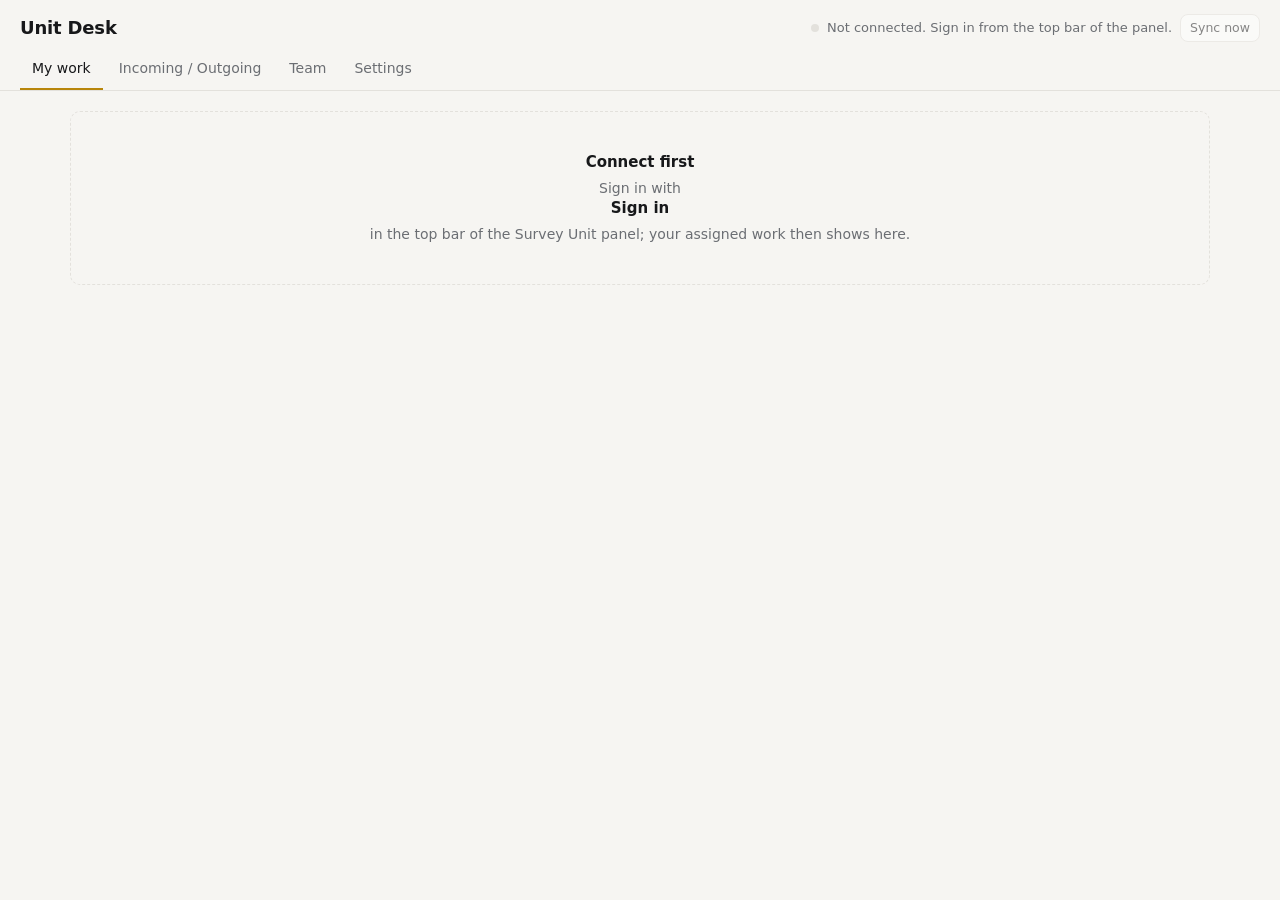
<file: apps/unit-desk.html>
<!doctype html>
<html lang="en">
<head>
<meta charset="utf-8">
<meta name="viewport" content="width=device-width, initial-scale=1">
<title>Unit Desk</title>
<style>
/* Unit Desk: the survey unit's incoming / outgoing log and task list. Part of the ACE Workbench (same look).
   Every change is saved on this device first and sent to the unit's Google Sheet when online (backend/unit_desk.gs). */
:root{
  --bg:#f6f5f2; --panel:#ffffff; --ink:#17181a; --muted:#6b6e73; --line:#e3e1dc; --hover:#f0eee9; --field:#ffffff;
  --accent:#b8860b; --accent-ink:#ffffff; --accent-soft:#f7efd9;
  --ok:#1d7a43; --ok-bg:#e3f2e8; --bad:#b3261e; --bad-bg:#fbe7e4; --warn:#8f5b00; --warn-bg:#fbf0d9;
  --shadow:0 1px 2px rgba(0,0,0,.05); --shadow-lg:0 16px 40px rgba(0,0,0,.2);
  --font:"Inter","IBM Plex Sans","Segoe UI",system-ui,sans-serif; --mono:"IBM Plex Mono",Consolas,monospace;
  --r:10px; --gap-s:8px; --gap-l:20px;
}
@media (prefers-color-scheme: dark){ :root:not([data-theme="light"]){
  --bg:#0e0f10; --panel:#17181a; --ink:#ececea; --muted:#9a9c9f; --line:#2a2c2f; --hover:#1f2023; --field:#121315;
  --accent:#e0b03c; --accent-ink:#17130a; --accent-soft:#2a230f;
  --ok:#5fcf8c; --ok-bg:#14271b; --bad:#f2877d; --bad-bg:#331714; --warn:#e3b24f; --warn-bg:#2e2310;
  --shadow:0 1px 2px rgba(0,0,0,.4); --shadow-lg:0 16px 40px rgba(0,0,0,.6); color-scheme:dark; } }
:root[data-theme="dark"]{
  --bg:#0e0f10; --panel:#17181a; --ink:#ececea; --muted:#9a9c9f; --line:#2a2c2f; --hover:#1f2023; --field:#121315;
  --accent:#e0b03c; --accent-ink:#17130a; --accent-soft:#2a230f;
  --ok:#5fcf8c; --ok-bg:#14271b; --bad:#f2877d; --bad-bg:#331714; --warn:#e3b24f; --warn-bg:#2e2310;
  --shadow:0 1px 2px rgba(0,0,0,.4); --shadow-lg:0 16px 40px rgba(0,0,0,.6); color-scheme:dark; }

*{box-sizing:border-box}
html,body{margin:0}
body{background:var(--bg);color:var(--ink);font:14px/1.45 var(--font);min-height:100vh}
:focus-visible{outline:2px solid var(--accent);outline-offset:2px}
button,input,select,textarea{font:inherit;color:inherit}
.mono{font-family:var(--mono);font-variant-numeric:tabular-nums}
.muted{color:var(--muted)}

header.top{position:sticky;top:0;z-index:5;background:var(--bg);border-bottom:1px solid var(--line)}
.hrow{display:flex;align-items:center;gap:12px;padding:14px var(--gap-l) 0;flex-wrap:wrap}
.hrow h1{font-size:18px;margin:0;letter-spacing:-.01em}
.sync{display:flex;align-items:center;gap:8px;font-size:13px;color:var(--muted);margin-left:auto}
.sync .btn{color:var(--ink)}
.dot{width:8px;height:8px;border-radius:50%;background:var(--line);flex:none}
.dot.on{background:var(--ok)} .dot.off{background:var(--warn)} .dot.err{background:var(--bad)}
.tabs{display:flex;gap:4px;padding:8px var(--gap-l) 0;overflow-x:auto;scrollbar-width:none}
.tab{border:0;background:none;padding:8px 12px 10px;border-bottom:2px solid transparent;color:var(--muted);cursor:pointer;font-weight:500;white-space:nowrap}
.tab:hover{color:var(--ink)}
.tab[aria-selected="true"]{color:var(--ink);border-bottom-color:var(--accent)}
.tab .n{display:inline-block;min-width:18px;padding:0 5px;margin-left:4px;border-radius:9px;background:var(--bad);color:#fff;font-size:11px;line-height:18px;text-align:center}

main{padding:var(--gap-l);max-width:1180px;margin:0 auto}
.btn{display:inline-flex;align-items:center;justify-content:center;gap:6px;height:34px;padding:0 12px;border-radius:8px;border:1px solid var(--line);background:var(--panel);cursor:pointer;font-weight:500;text-decoration:none;white-space:nowrap}
.btn:hover{background:var(--hover)}
.btn.primary{background:var(--accent);border-color:var(--accent);color:var(--accent-ink)}
.btn.primary:hover{filter:brightness(1.06)}
.btn.sm{height:28px;padding:0 9px;font-size:12.5px}
.btn.ghost{border-color:transparent;background:none}
.btn:disabled{opacity:.5;cursor:default}
.btn[hidden]{display:none}

.banner{display:flex;gap:12px;align-items:flex-start;padding:12px 14px;border-radius:var(--r);margin-bottom:var(--gap-l);border:1px solid}
.banner.bad{background:var(--bad-bg);border-color:var(--bad);color:var(--ink)}
.banner b{display:block;margin-bottom:2px}
.prob{border-top:1px solid var(--line);padding:10px 0 0;margin-top:10px;display:flex;gap:10px;flex-wrap:wrap;align-items:center}

/* My work */
.bucket{margin-bottom:28px}
.bucket h2{font-size:12px;font-weight:600;letter-spacing:.06em;text-transform:uppercase;color:var(--muted);margin:0 0 10px;display:flex;gap:8px;align-items:center}
.bucket h2 .c{font-family:var(--mono);color:var(--ink)}
.bucket.overdue h2{color:var(--bad)}
.cards{display:grid;gap:10px}
.card{display:grid;grid-template-columns:4px 1fr auto;gap:0 14px;background:var(--panel);border:1px solid var(--line);border-radius:var(--r);box-shadow:var(--shadow);overflow:hidden;cursor:pointer}
.card:hover{border-color:var(--muted)}
.card .bar{grid-row:1/3}
.card .body{padding:12px 0 8px;min-width:0}
.card .side{padding:12px 14px 0 0;text-align:right;white-space:nowrap}
.card .acts{grid-column:2/4;display:flex;gap:6px;padding:0 14px 12px 0;flex-wrap:wrap;align-items:center}
.card .subj{font-weight:600;font-size:14.5px}
.card .meta{font-size:12.5px;color:var(--muted);margin-top:2px}
.p-Urgent .bar{background:var(--bad)} .p-High .bar{background:var(--warn)} .p-Normal .bar{background:var(--line)} .p-Low .bar{background:transparent}
.due{font-size:12.5px;font-weight:600}
.due.late{color:var(--bad)} .due.soon{color:var(--warn)} .due.ok{color:var(--muted);font-weight:500}
.pill{display:inline-block;font-size:11.5px;font-weight:600;padding:1px 8px;border-radius:999px;background:var(--hover);color:var(--muted);white-space:nowrap}
.pill.Urgent{background:var(--bad-bg);color:var(--bad)} .pill.High{background:var(--warn-bg);color:var(--warn)}
.pill.s-Done,.pill.s-Filed{background:var(--ok-bg);color:var(--ok)} .pill.s-In.progress{background:var(--accent-soft);color:var(--accent)}
.pill.pending{background:var(--accent-soft);color:var(--accent)}
.empty{padding:40px 20px;text-align:center;color:var(--muted);border:1px dashed var(--line);border-radius:var(--r)}
.empty b{display:block;color:var(--ink);font-size:15px;margin-bottom:4px}

/* Log */
.toolbar{display:flex;gap:8px;flex-wrap:wrap;align-items:center;margin-bottom:14px}
.seg{display:inline-flex;border:1px solid var(--line);border-radius:8px;overflow:hidden;background:var(--panel)}
.seg button{border:0;background:none;padding:0 12px;height:32px;cursor:pointer;color:var(--muted);font-weight:500}
.seg button[aria-pressed="true"]{background:var(--accent-soft);color:var(--ink)}
.toolbar .drange{display:inline-flex;align-items:center;gap:6px}
.toolbar select,.toolbar input[type=search],.toolbar input[type=date]{height:34px;border:1px solid var(--line);border-radius:8px;background:var(--field);padding:0 8px}
.toolbar input[type=search]{min-width:200px;flex:1}
.toolbar .grow{flex:1}
.count{font-size:12.5px;color:var(--muted);margin:0 0 8px}
table.tbl{width:100%;border-collapse:separate;border-spacing:0;background:var(--panel);border:1px solid var(--line);border-radius:var(--r);overflow:hidden}
.tbl th{font-size:11px;font-weight:600;letter-spacing:.05em;text-transform:uppercase;color:var(--muted);text-align:left;padding:9px 10px;border-bottom:1px solid var(--line);background:var(--bg);white-space:nowrap}
.tbl td{padding:9px 10px;border-bottom:1px solid var(--line);vertical-align:top}
.tbl tr:last-child td{border-bottom:0}
.tbl tbody tr[data-open],.tbl tbody tr[data-who]{cursor:pointer}
.tbl tbody tr[data-open]:hover td,.tbl tbody tr[data-who]:hover td{background:var(--hover)}
.tbl .subj{font-weight:600}
.tbl .sub{font-size:12px;color:var(--muted)}
.dir{font-size:11.5px;font-weight:600}
.dir.Incoming{color:var(--accent)} .dir.Outgoing{color:var(--muted)}
.tbl.team td.num,.tbl.team th.num{text-align:right;font-family:var(--mono)}
.tbl.team td.num.late{color:var(--bad);font-weight:600}

/* Drawer */
.scrim{position:fixed;inset:0;background:rgba(0,0,0,.4);z-index:20}
.drawer{position:fixed;top:0;right:0;bottom:0;width:min(640px,100%);background:var(--bg);z-index:21;display:flex;flex-direction:column;box-shadow:var(--shadow-lg)}
.scrim[hidden],.drawer[hidden]{display:none}
.dhead{display:flex;align-items:center;gap:10px;padding:14px var(--gap-l);border-bottom:1px solid var(--line);background:var(--panel)}
.dhead h2{margin:0;font-size:16px}
.dbody{flex:1;overflow:auto;padding:var(--gap-l)}
.dfoot{display:flex;gap:8px;padding:12px var(--gap-l);border-top:1px solid var(--line);background:var(--panel);flex-wrap:wrap;align-items:center}
fieldset{border:0;margin:0 0 22px;padding:0;min-width:0}
legend{font-size:11px;font-weight:600;letter-spacing:.06em;text-transform:uppercase;color:var(--muted);padding:0;margin-bottom:10px}
.fgrid{display:grid;grid-template-columns:1fr 1fr;gap:12px}
.fgrid .full{grid-column:1/-1}
label.f{display:flex;flex-direction:column;gap:4px;font-size:12.5px;font-weight:500;min-width:0}
label.f input,label.f select,label.f textarea{border:1px solid var(--line);border-radius:8px;background:var(--field);padding:8px 10px;font-size:14px;font-weight:400;width:100%}
label.f textarea{min-height:76px;resize:vertical}
label.f input:read-only{background:var(--hover)}
.req>span::after,.req.plain::after{content:" *";color:var(--bad)}
.ferr{color:var(--bad);font-size:13px;width:100%}
.ferr:empty{display:none}
.hist{font-size:12.5px;border-left:2px solid var(--line);padding-left:12px;margin-top:6px}
.hist div{margin-bottom:6px}

/* Settings */
.panel{background:var(--panel);border:1px solid var(--line);border-radius:var(--r);padding:var(--gap-l);margin-bottom:var(--gap-l);box-shadow:var(--shadow)}
.panel h2{font-size:15px;margin:0 0 4px}
.panel p{margin:0 0 14px;color:var(--muted)}
.row{display:flex;gap:10px;flex-wrap:wrap;align-items:flex-end}
.row label.f{flex:1;min-width:200px}
.keybox{font-family:var(--mono);font-size:16px;padding:8px 12px;background:var(--ok-bg);color:var(--ok);border-radius:8px;display:inline-block;margin-top:10px}

.toast{position:fixed;left:50%;bottom:20px;transform:translateX(-50%);background:var(--ink);color:var(--bg);padding:10px 16px;border-radius:8px;z-index:40;font-weight:500;box-shadow:var(--shadow-lg);max-width:calc(100% - 32px)}
.toast[hidden]{display:none}

.tbl td.mono{white-space:nowrap}
@media (max-width:720px){
  .hrow,.tabs,main{padding-left:16px;padding-right:16px}
  .sync{margin-left:0;width:100%}
  .fgrid{grid-template-columns:1fr}
}
@media (max-width:900px){
  .tbl thead{display:none}
  table.tbl,.tbl tbody,.tbl tr,.tbl td{display:block;width:100%}
  table.tbl{background:none;border:0}
  .tbl tbody tr{background:var(--panel);border:1px solid var(--line);border-radius:var(--r);margin-bottom:10px;padding:10px 12px}
  .tbl td{border:0;padding:2px 0}
  .tbl td[data-l]::before{content:attr(data-l) ": ";color:var(--muted);font-size:12px}
  .tbl.team td.num{text-align:left}
  .toolbar input[type=search]{min-width:0;width:100%}
}
@media (prefers-reduced-motion:no-preference){ .btn,.card,.tab{transition:background .12s,border-color .12s} }
</style>
</head>
<body>
<header class="top">
  <div class="hrow">
    <h1>Unit Desk</h1>
    <div class="sync"><span class="dot" id="sDot"></span><span id="sText">Not connected</span>
      <button class="btn sm" id="syncBtn">Sync now</button></div>
  </div>
  <nav class="tabs" role="tablist" id="tabs">
    <button class="tab" role="tab" data-v="mine">My work</button>
    <button class="tab" role="tab" data-v="log">Incoming / Outgoing</button>
    <button class="tab" role="tab" data-v="team">Team</button>
    <button class="tab" role="tab" data-v="settings">Settings</button>
  </nav>
</header>
<main id="main"></main>

<div class="scrim" id="scrim" hidden></div>
<aside class="drawer" id="drawer" hidden aria-labelledby="dTitle" role="dialog">
  <div class="dhead"><h2 id="dTitle">New entry</h2><span id="dBadge"></span><span style="flex:1"></span><button class="btn ghost sm" id="dClose">Close</button></div>
  <form class="dbody" id="form" novalidate>
    <fieldset><legend>Source</legend><div class="fgrid">
      <label class="f req"><span>Direction</span><select name="direction"></select></label>
      <label class="f req"><span>Received through</span><select name="channel"></select></label>
      <label class="f req"><span id="lDate">Date received</span><input type="date" name="date"></label>
      <label class="f"><span id="lParty">From (office or person)</span><input name="party" maxlength="300" placeholder="e.g. PARPO II, MARO Mobo, walk-in client"></label>
      <label class="f"><span>Their reference no.</span><input name="ref_no" maxlength="120" placeholder="Letter, memo or order no."></label>
      <label class="f"><span>Type</span><select name="kind"></select></label>
    </div></fieldset>
    <fieldset><legend>What</legend><div class="fgrid">
      <label class="f full req"><span>Subject</span><input name="subject" maxlength="300" placeholder="One line: what it is about"></label>
      <label class="f full"><span>Details</span><textarea name="details" maxlength="4000" placeholder="Instructions, lot and title nos., who said it (for verbal or informal)"></textarea></label>
    </div></fieldset>
    <fieldset><legend>Action</legend><div class="fgrid">
      <label class="f"><span>Assigned to</span><select name="assigned_to"></select></label>
      <label class="f"><span>Priority</span><select name="priority"></select></label>
      <label class="f"><span>Due</span><input type="date" name="due"></label>
      <label class="f"><span>Status</span><select name="status"></select></label>
      <label class="f full"><span>Action taken</span><textarea name="action_taken" maxlength="4000" placeholder="What was done, and when"></textarea></label>
      <label class="f"><span>Date done</span><input type="date" name="done_date"></label>
    </div></fieldset>
    <fieldset><legend>Filing</legend><div class="fgrid">
      <label class="f"><span>Filed at</span><input name="filed_at" maxlength="300" placeholder="Cabinet / folder, e.g. Cab 2 › 2026 Incoming"></label>
      <label class="f"><span>Linked entry</span><input name="linked_id" maxlength="60" list="idList" placeholder="e.g. IN-2026-0004"></label>
      <label class="f full"><span>Scan or file link</span><input name="file_link" maxlength="1000" placeholder="Google Drive link to the scanned copy"></label>
    </div></fieldset>
    <div id="dHist"></div>
  </form>
  <div class="dfoot">
    <div class="ferr" id="fErr" role="alert"></div>
    <button class="btn primary" id="fSave">Save</button>
    <button class="btn" id="fCancel">Cancel</button>
    <span style="flex:1"></span>
    <button class="btn" id="fReply" hidden>Log a reply</button>
    <button class="btn" id="fHist" hidden>History</button>
  </div>
</aside>
<datalist id="idList"></datalist>
<div class="toast" id="toast" hidden role="status"></div>

<script>
"use strict";
const LS = "ud.v1";
const DEFAULT_LISTS = {
  directions: ["Incoming", "Outgoing"], kinds: ["Task", "Document"],
  channels: ["Formal letter", "Memorandum / order", "Email", "Verbal", "Informal (text, call, chat)", "Walk-in"],
  priorities: ["Urgent", "High", "Normal", "Low"], statuses: ["New", "In progress", "Waiting", "Done", "Filed", "Cancelled"]
};
const OPEN = ["New", "In progress", "Waiting"];
const PRANK = { Urgent: 0, High: 1, Normal: 2, Low: 3 };
const FIELDS = ["direction", "kind", "channel", "date", "party", "ref_no", "subject", "details", "assigned_to", "priority", "due", "status", "action_taken", "done_date", "filed_at", "file_link", "linked_id"];

const $ = id => document.getElementById(id);
const esc = s => String(s == null ? "" : s).replace(/[&<>"']/g, c => ({ "&": "&amp;", "<": "&lt;", ">": "&gt;", '"': "&quot;", "'": "&#39;" }[c]));
const pad = n => String(n).padStart(2, "0");
const ymd = d => d.getFullYear() + "-" + pad(d.getMonth() + 1) + "-" + pad(d.getDate());
const today = () => ymd(new Date());
const dayDiff = (a, b) => Math.round((new Date(a + "T00:00:00") - new Date(b + "T00:00:00")) / 864e5);
const fmtDate = s => s ? new Date(s + "T00:00:00").toLocaleDateString("en-PH", { month: "short", day: "numeric", year: s.slice(0, 4) === today().slice(0, 4) ? undefined : "numeric" }) : "";
const fmtTime = iso => iso ? new Date(iso).toLocaleString("en-PH", { month: "short", day: "numeric", hour: "numeric", minute: "2-digit" }) : "";

/* ---------- State, kept on this device ---------- */
// One sign-in for every app of the Survey Unit panel: the web app address and key in localStorage "aw.signin",
// shared by every app opened from the same site. Signing in here, in the panel or in any app signs in all of them.
function awSignin(url, key) {
  try {
    if (url !== undefined) localStorage.setItem("aw.signin", JSON.stringify({ url: url, key: key }));
    return JSON.parse(localStorage.getItem("aw.signin") || "null");
  } catch (e) { return null; }
}
function blank() { return { cfg: { url: "", key: "", device: "" }, me: null, people: [], lists: DEFAULT_LISTS, items: {}, outbox: [], problems: [], lastPull: "", lastSync: "", seq: 0, newKeys: [] }; }
function load() {
  let s = null;
  try { s = JSON.parse(localStorage.getItem(LS) || "null"); } catch (e) { s = null; }
  s = Object.assign(blank(), s || {});
  if (!s.cfg.device) s.cfg.device = (/Mobi|Android/i.test(navigator.userAgent) ? "PHONE-" : "PC-") + Math.random().toString(36).slice(2, 7).toUpperCase();
  if (window.UD_HOSTED && window.UD_HOSTED.url) s.cfg.url = window.UD_HOSTED.url;
  const si = awSignin();
  if (si) { if (si.url && !window.UD_HOSTED) s.cfg.url = si.url; s.cfg.key = si.key || ""; }
  return s;
}
let state = load();
let storeOk = true;
function save() {
  try { localStorage.setItem(LS, JSON.stringify(state)); storeOk = true; }
  catch (e) { storeOk = false; }
}
const keyOf = it => it.id || it.tmp;
const items = () => Object.values(state.items);
const isOpen = it => OPEN.includes(it.status);
const pending = k => state.outbox.some(o => o.type === "save" && (o.id || o.tmp) === k);

/* ---------- Talking to the Sheet ---------- */
// The key is only ever sent to a Google Apps Script web app (or a test server on this PC).
const okAddr = u => /^https:\/\/script\.google\.com\/(a\/macros\/[\w.-]+|macros)\/s\/[\w-]+\/(exec|dev)$/.test(String(u || "")) || /^http:\/\/(localhost|127\.0\.0\.1)(:\d+)?\//.test(String(u || ""));
let syncing = false, online = navigator.onLine, lastError = "";
async function call(method, payload) {
  const u = state.cfg.url;
  if (!okAddr(u)) throw new Error("The web app address in Settings is not a Google Apps Script address");
  let r;
  if (method === "GET") r = await fetch(u + (u.includes("?") ? "&" : "?") + new URLSearchParams(Object.assign({ key: state.cfg.key, app: "desk" }, payload)), { redirect: "follow" });
  else r = await fetch(u, { method: "POST", redirect: "follow", headers: { "Content-Type": "text/plain;charset=utf-8" }, body: JSON.stringify(Object.assign({ key: state.cfg.key, device: state.cfg.device, app: "desk" }, payload)) });
  const j = await r.json();
  if (!j.ok) throw Object.assign(new Error(j.error || "The Sheet refused the request"), { server: true });
  return j;
}

// An entry made offline gets its control number on sync: point every link at the new number.
function remapTmp(tmp, id) {
  if (!tmp || tmp === id) return;
  items().forEach(it => { if (it.linked_id === tmp) it.linked_id = id; });
  state.outbox.forEach(o => { if (o.data && o.data.linked_id === tmp) o.data.linked_id = id; });
}

async function sync(quiet) {
  if (!state.cfg.url || !state.cfg.key || syncing) return;
  syncing = true; renderSync();
  try {
    if (state.outbox.length) {
      const sent = state.outbox.slice(), revs = sent.map(o => o.rev);
      const res = await call("POST", { changes: sent.map(o => ({ type: o.type, id: o.id, tmp: o.tmp, baseVersion: o.baseVersion, data: o.data, name: o.name, role: o.role, active: o.active, client_time: o.at })) });
      res.results.forEach((r, i) => {
        const o = sent[i], k = o.id || o.tmp;
        const changedSince = state.outbox.includes(o) && o.rev !== revs[i];   // edited again while this send was out: keep the newer edit queued
        if (!changedSince) state.outbox = state.outbox.filter(x => x !== o);
        if (o.type !== "save") {
          if (r.result === "saved" && r.key) state.newKeys.unshift({ name: r.name, role: r.role, key: r.key });
          if (r.result !== "saved") state.problems.push({ kind: "rejected", what: o.type === "addMember" ? "Adding " + o.name : o.type === "resetKey" ? "New key for " + o.name : "Switching off " + o.name, error: r.error });
          return;
        }
        if (r.result === "saved" || r.result === "same") {
          if (o.tmp && state.items[o.tmp]) delete state.items[o.tmp];
          state.items[r.id] = Object.assign({}, r.record);
          remapTmp(o.tmp, r.id);
          // Sheet checks: saved, but the Sheet did not keep it; stays on the problem list until dismissed.
          if (r.check_error) state.problems.push({ kind: "rejected", key: r.id, mine: o.data, what: r.id, error: r.check_error });
          if (changedSince) { o.id = r.id; o.tmp = ""; o.baseVersion = r.record.version; Object.assign(state.items[r.id], o.data); }
        } else if (r.result === "conflict") {
          state.items[r.id || k] = Object.assign({}, r.server);
          const mine = {};   // only the fields this user changed, so "Use my version" keeps the other person's edits
          FIELDS.forEach(f => { if (!o.base || String(o.data[f]) !== String(o.base[f])) mine[f] = o.data[f]; });
          state.problems.push({ kind: "conflict", key: r.id || k, mine, what: (r.id || k) + " · " + (o.data.subject || ""),
            detail: "Someone else changed it first; the Sheet's copy is showing now. Your change: " + Object.keys(mine).map(f => f.replace("_", " ") + " → " + (mine[f] || "blank")).join(", ") + "." });
        } else {
          if (r.server) state.items[r.server.id] = Object.assign({}, r.server);
          else if (state.items[k]) state.items[k]._error = r.error;
          state.problems.push({ kind: "rejected", key: r.server ? r.server.id : k, mine: o.data, error: r.error, what: (r.id || "New entry") + " · " + (o.data.subject || "") });
        }
      });
      if (res.people) state.people = res.people;
      state.me = res.me;
      save();
    }
    // Ask with 2 minutes of overlap: a save that started just before the last pull can land just after it.
    const since = state.lastPull ? new Date(new Date(state.lastPull).getTime() - 120000).toISOString() : "";
    const p = await call("GET", { action: "pull", since });
    state.me = p.me; state.people = p.people || state.people; if (p.lists) state.lists = p.lists;
    (p.items || []).forEach(s => {
      const loc = state.items[s.id];
      if (pending(s.id)) return;                      // a local edit is queued: the next send settles it, or flags a conflict
      if (!loc || (Number(s.version) || 0) >= (Number(loc.version) || 0)) state.items[s.id] = s;
    });
    state.lastPull = p.server_time; state.lastSync = new Date().toISOString(); lastError = ""; online = true;
    save();
  } catch (e) {
    lastError = e.server ? e.message : "";
    if (!e.server) online = false;
    if (!quiet && e.server) toast(e.message);
  } finally {
    syncing = false; render();
  }
}

/* ---------- Local changes ---------- */
function queueSave(it) {
  const k = keyOf(it);
  const data = {}; FIELDS.forEach(f => data[f] = it[f] || "");
  const o = state.outbox.find(x => x.type === "save" && (x.id || x.tmp) === k);
  if (o) { o.data = data; o.rev = (o.rev || 0) + 1; o.at = new Date().toISOString(); }
  else {
    const was = state.items[k] || {}, base = {};   // the copy this edit started from, to tell which fields the user changed
    FIELDS.forEach(f => base[f] = was[f] || "");
    state.outbox.push({ type: "save", id: it.id || "", tmp: it.id ? "" : it.tmp, baseVersion: Number(it.version) || 0, base, data, rev: 1, at: new Date().toISOString() });
  }
  delete it._error;
  state.items[k] = it;
  save(); render(); sync(true);
}
function newTmp() { state.seq = (state.seq || 0) + 1; return "tmp-" + state.cfg.device + "-" + Date.now().toString(36) + "-" + state.seq; }

/* ---------- Sorting and labels ---------- */
function dueInfo(it) {
  if (!it.due || !isOpen(it)) return { cls: "ok", text: it.due ? "Due " + fmtDate(it.due) : "No due date", days: 9999 };
  const d = dayDiff(it.due, today());
  if (d < 0) return { cls: "late", text: (-d) + (d === -1 ? " day" : " days") + " overdue", days: d };
  if (d === 0) return { cls: "soon", text: "Due today", days: d };
  if (d === 1) return { cls: "soon", text: "Due tomorrow", days: d };
  return { cls: d <= 3 ? "soon" : "ok", text: "Due in " + d + " days", days: d };
}
const urgency = (a, b) => (dueInfo(a).days < 0 ? 0 : 1) - (dueInfo(b).days < 0 ? 0 : 1) || PRANK[a.priority] - PRANK[b.priority] || dueInfo(a).days - dueInfo(b).days || String(a.date).localeCompare(String(b.date));
const label = it => it.id || "No. on sync";
const boss = () => !!state.me && (state.me.role === "head" || state.me.role === "admin");
const canEdit = it => !state.me || boss() || !it.id || it.created_by === state.me.name || it.assigned_to === state.me.name;
const statusCls = s => "s-" + String(s).replace(" ", ".");

/* ---------- Rendering ---------- */
let view = "mine";
const filt = { dir: "All", status: "Open", channel: "", who: "", q: "", when: "", from: "", to: "" };
// Date filter on the entry date (received or sent). Returns [from, to] as YYYY-MM-DD; "" means open-ended.
function dateRange() {
  const t = new Date(), d = n => { const x = new Date(t); x.setDate(x.getDate() + n); return ymd(x); };
  switch (filt.when) {
    case "today": return [today(), today()];
    case "week": return [d(-((t.getDay() + 6) % 7)), today()];
    case "month": return [today().slice(0, 8) + "01", today()];
    case "last30": return [d(-29), today()];
    case "lastmonth": { const a = new Date(t.getFullYear(), t.getMonth() - 1, 1), b = new Date(t.getFullYear(), t.getMonth(), 0); return [ymd(a), ymd(b)]; }
    case "year": return [today().slice(0, 4) + "-01-01", today()];
    case "custom": return filt.from && filt.to && filt.from > filt.to ? [filt.to, filt.from] : [filt.from, filt.to];
    default: return ["", ""];
  }
}
try { Object.assign(filt, JSON.parse(sessionStorage.getItem("ud.filt") || "{}")); view = sessionStorage.getItem("ud.view") || view; } catch (e) {}

function render() {
  document.querySelectorAll(".tab").forEach(t => t.setAttribute("aria-selected", t.dataset.v === view));
  const myOverdue = state.me ? items().filter(it => it.assigned_to === state.me.name && isOpen(it) && it.status !== "Waiting" && dueInfo(it).days < 0).length : 0;
  document.querySelector('.tab[data-v="mine"]').innerHTML = "My work" + (myOverdue ? `<span class="n" title="Overdue">${myOverdue}</span>` : "");
  renderSync();
  $("main").innerHTML = problemsHtml() + ({ mine: mineHtml, log: logHtml, team: teamHtml, settings: settingsHtml }[view])();
  $("idList").innerHTML = items().filter(i => i.id).map(i => `<option value="${esc(i.id)}">${esc(i.subject)}</option>`).join("");
  try { sessionStorage.setItem("ud.view", view); sessionStorage.setItem("ud.filt", JSON.stringify(filt)); } catch (e) {}
}

function renderSync() {
  const n = state.outbox.length;
  let cls = "", text;
  if (!state.cfg.url || !state.cfg.key) text = window.UD_HOSTED ? "Not connected. Add your key in Settings." : "Not connected. Sign in from the top bar of the panel.";
  else if (syncing) { cls = "on"; text = "Syncing…"; }
  else if (lastError) { cls = "err"; text = lastError; }
  else if (!online) { cls = "off"; text = "Offline · " + (n ? n + (n === 1 ? " change" : " changes") + " kept on this device, will send when online" : "showing the copy on this device"); }
  else { cls = "on"; text = (state.me ? state.me.name + " · " : "") + (n ? n + " waiting to send" : "Synced " + fmtTime(state.lastSync)); }
  if (!storeOk) { cls = "err"; text = "This browser is not keeping changes on the device. Keep the page open until it syncs."; }
  $("sDot").className = "dot " + cls; $("sText").textContent = text;
  $("syncBtn").disabled = syncing || !state.cfg.url || !state.cfg.key;
}

function problemsHtml() {
  if (!state.problems.length) return "";
  return `<div class="banner bad" role="alert"><div style="flex:1"><b>${state.problems.length} ${state.problems.length === 1 ? "change was" : "changes were"} not saved to the Sheet</b>
    ${state.problems.map((p, i) => `<div class="prob"><div style="flex:1;min-width:220px"><span class="mono">${esc(p.what)}</span><br><span class="muted">${esc(p.kind === "conflict" ? (p.detail || "Someone else changed it first; the Sheet's copy is showing now.") : p.error)}</span></div>
      ${p.kind === "conflict" ? `<button class="btn sm" data-act="mine" data-i="${i}">Use my version</button>` : ""}
      ${p.mine && p.kind !== "conflict" ? `<button class="btn sm" data-act="fix" data-i="${i}">Fix and save</button>` : ""}
      <button class="btn sm ghost" data-act="dismiss" data-i="${i}">Dismiss</button></div>`).join("")}</div></div>`;
}

function cardHtml(it) {
  const d = dueInfo(it), k = keyOf(it);
  return `<article class="card p-${esc(it.priority)}" data-open="${esc(k)}">
    <span class="bar"></span>
    <div class="body"><div class="subj">${esc(it.subject)}</div>
      <div class="meta"><span class="mono">${esc(label(it))}</span> · ${it.direction === "Incoming" ? "from " : "to "}${esc(it.party || "—")} · ${esc(it.channel)}${pending(k) ? ' · <span class="pill pending">Not sent yet</span>' : ""}</div></div>
    <div class="side"><span class="pill ${esc(it.priority)}">${esc(it.priority)}</span><div class="due ${d.cls}">${esc(d.text)}</div></div>
    <div class="acts">${it.status === "New" ? `<button class="btn sm" data-set="In progress" data-k="${esc(k)}">Start</button>` : `<span class="pill ${statusCls(it.status)}">${esc(it.status)}</span>`}
      ${isOpen(it) ? `<button class="btn sm" data-set="Done" data-k="${esc(k)}">Mark done</button>` : ""}
      ${it.status !== "Waiting" && isOpen(it) ? `<button class="btn sm ghost" data-set="Waiting" data-k="${esc(k)}">Waiting on others</button>` : ""}</div>
  </article>`;
}

function mineHtml() {
  if (!state.me) return `<div class="empty"><b>Connect first</b>${window.UD_HOSTED ? `Open Settings and enter your key; your assigned work then shows here.<br><br><button class="btn primary" data-go="settings">Open Settings</button>` : "Sign in with <b>Sign in</b> in the top bar of the Survey Unit panel; your assigned work then shows here."}</div>`;
  const mine = items().filter(it => it.assigned_to === state.me.name && isOpen(it)).sort(urgency);
  const act = mine.filter(it => it.status !== "Waiting");
  const buckets = [
    ["overdue", "Overdue", act.filter(it => dueInfo(it).days < 0)],
    ["now", "Urgent or due within 3 days", act.filter(it => dueInfo(it).days >= 0 && (it.priority === "Urgent" || dueInfo(it).days <= 3))],
    ["later", "Other open work", act.filter(it => dueInfo(it).days > 3 && it.priority !== "Urgent")],
    ["wait", "Waiting on others", mine.filter(it => it.status === "Waiting")]
  ];
  if (boss()) buckets.push(["unassigned", "Not assigned to anyone", items().filter(it => !it.assigned_to && isOpen(it)).sort(urgency)]);
  const head = `<div class="toolbar"><div class="muted grow">${mine.length ? mine.length + " open " + (mine.length === 1 ? "item" : "items") + " assigned to you, most urgent first" : ""}</div><button class="btn primary" data-new="1">New entry</button></div>`;
  if (!buckets.some(b => b[2].length)) return head + `<div class="empty"><b>Nothing assigned to you is open</b>New work assigned to you shows here, most urgent first.</div>`;
  return head + buckets.filter(b => b[2].length).map(([id, t, list]) => `<section class="bucket ${id}"><h2>${esc(t)} <span class="c">${list.length}</span></h2><div class="cards">${list.map(cardHtml).join("")}</div></section>`).join("");
}

function logRows() {
  const q = filt.q.trim().toLowerCase(), [dFrom, dTo] = dateRange();
  return items().filter(it =>
    (filt.dir === "All" || it.direction === filt.dir) &&
    (filt.status === "All" || (filt.status === "Open" ? isOpen(it) : it.status === filt.status)) &&
    (!filt.channel || it.channel === filt.channel) &&
    (!filt.who || (filt.who === "-" ? !it.assigned_to : it.assigned_to === filt.who)) &&
    (!dFrom || String(it.date) >= dFrom) && (!dTo || (it.date && String(it.date) <= dTo)) &&
    (!q || [it.id, it.subject, it.party, it.ref_no, it.details, it.filed_at].join(" ").toLowerCase().includes(q))
  ).sort((a, b) => String(b.date).localeCompare(String(a.date)) || String(keyOf(b)).localeCompare(String(keyOf(a))));
}
function logHtml() {
  const L = state.lists, rows = logRows();
  const opt = (v, t, sel) => `<option value="${esc(v)}"${v === sel ? " selected" : ""}>${esc(t)}</option>`;
  return `<div class="toolbar">
      <div class="seg" role="group" aria-label="Direction">${["All", "Incoming", "Outgoing"].map(d => `<button data-dir="${d}" aria-pressed="${filt.dir === d}">${d}</button>`).join("")}</div>
      <select id="fStatus" aria-label="Status">${opt("Open", "Open", filt.status)}${opt("All", "All statuses", filt.status)}${L.statuses.map(s => opt(s, s, filt.status)).join("")}</select>
      <select id="fChannel" aria-label="Received through">${opt("", "Any channel", filt.channel)}${L.channels.map(s => opt(s, s, filt.channel)).join("")}</select>
      <select id="fWho" aria-label="Assigned to">${opt("", "Anyone", filt.who)}${opt("-", "Not assigned", filt.who)}${state.people.map(p => opt(p.name, p.name, filt.who)).join("")}</select>
      <select id="fWhen" aria-label="Date">${[["", "Any date"], ["today", "Today"], ["week", "This week"], ["month", "This month"], ["last30", "Last 30 days"], ["lastmonth", "Last month"], ["year", "This year"], ["custom", "Date range…"]].map(([v, t]) => opt(v, t, filt.when)).join("")}</select>
      ${filt.when === "custom" ? `<span class="drange"><input type="date" id="fFrom" aria-label="From date" value="${esc(filt.from)}"><span class="muted">to</span><input type="date" id="fTo" aria-label="To date" value="${esc(filt.to)}"></span>` : ""}
      <input type="search" id="fQ" placeholder="Search no., subject, office, ref no." value="${esc(filt.q)}">
      <button class="btn" id="csv">Export CSV</button>
      <button class="btn primary" data-new="1">New entry</button>
    </div>
    <p class="count">${rows.length} ${rows.length === 1 ? "entry" : "entries"}${(() => { const [a, b] = dateRange(); return a || b ? " · dated " + (a && b ? (a === b ? fmtDate(a) : fmtDate(a) + " – " + fmtDate(b)) : a ? "from " + fmtDate(a) : "up to " + fmtDate(b)) + ' · <a href="#" id="fWhenClear">Clear date</a>' : ""; })()}</p>
    ${rows.length ? `<table class="tbl"><thead><tr><th>No.</th><th>Date</th><th>Subject</th><th>From / to</th><th>Through</th><th>Assigned</th><th>Priority</th><th>Due</th><th>Status</th></tr></thead><tbody>
    ${rows.map(it => { const d = dueInfo(it), k = keyOf(it); return `<tr data-open="${esc(k)}">
      <td class="mono" data-l="No.">${esc(label(it))}<div class="dir ${esc(it.direction)}">${esc(it.direction)}</div></td>
      <td data-l="Date">${esc(fmtDate(it.date))}</td>
      <td><div class="subj">${esc(it.subject)}</div><div class="sub">${esc(it.kind)}${it.ref_no ? " · Ref " + esc(it.ref_no) : ""}${it.filed_at ? " · Filed " + esc(it.filed_at) : ""}${pending(k) ? ' · <span class="pill pending">Not sent yet</span>' : ""}</div></td>
      <td data-l="${it.direction === "Incoming" ? "From" : "To"}">${esc(it.party) || '<span class="muted">—</span>'}</td>
      <td data-l="Through">${esc(it.channel)}</td>
      <td data-l="Assigned">${esc(it.assigned_to) || '<span class="muted">—</span>'}</td>
      <td data-l="Priority"><span class="pill ${esc(it.priority)}">${esc(it.priority)}</span></td>
      <td data-l="Due"><span class="due ${d.cls}">${esc(isOpen(it) ? d.text : fmtDate(it.due))}</span></td>
      <td data-l="Status"><span class="pill ${statusCls(it.status)}">${esc(it.status)}</span></td></tr>`; }).join("")}
    </tbody></table>` : `<div class="empty"><b>No entries match</b>${items().length ? "Change the filters above." : "Log the first letter, memo or verbal instruction with New entry."}</div>`}`;
}

function teamHtml() {
  if (!state.people.length) return `<div class="empty"><b>No members yet</b>${window.UD_HOSTED ? "Connect in Settings." : "Sign in from the top bar of the panel."} The Admin adds members in Settings.</div>`;
  const month = today().slice(0, 7);
  const rows = state.people.filter(p => p.role !== "admin" || items().some(i => i.assigned_to === p.name)).map(p => {
    const mine = items().filter(i => i.assigned_to === p.name), open = mine.filter(isOpen);
    return { p, open: open.length, urgent: open.filter(i => i.priority === "Urgent").length, overdue: open.filter(i => i.status !== "Waiting" && dueInfo(i).days < 0).length,
      waiting: open.filter(i => i.status === "Waiting").length, done: mine.filter(i => i.status === "Done" && String(i.done_date).slice(0, 7) === month).length };
  }).sort((a, b) => b.overdue - a.overdue || b.urgent - a.urgent || b.open - a.open);
  const un = items().filter(i => !i.assigned_to && isOpen(i)).length;
  return `<p class="count">Open work per member; Done counts ${esc(new Date().toLocaleDateString("en-PH", { month: "long" }))}.${un ? ` ${un} open ${un === 1 ? "entry is" : "entries are"} not assigned.` : ""} Click a member to see their list.</p>
    <table class="tbl team"><thead><tr><th>Member</th><th class="num">Open</th><th class="num">Urgent</th><th class="num">Overdue</th><th class="num">Waiting</th><th class="num">Done</th></tr></thead><tbody>
    ${rows.map(r => `<tr data-who="${esc(r.p.name)}"><td><b>${esc(r.p.name)}</b> <span class="muted">${r.p.role === "member" ? "" : esc(r.p.role)}</span></td>
      <td class="num" data-l="Open">${r.open}</td><td class="num" data-l="Urgent">${r.urgent}</td><td class="num ${r.overdue ? "late" : ""}" data-l="Overdue">${r.overdue}</td>
      <td class="num" data-l="Waiting">${r.waiting}</td><td class="num" data-l="Done">${r.done}</td></tr>`).join("")}</tbody></table>`;
}

function settingsHtml() {
  const admin = state.me && state.me.role === "admin";
  return `<section class="panel"><h2>Sign-in</h2>${window.UD_HOSTED ? `<p>Your own key comes from the Admin. Everything you enter is kept on this device and sent when online.</p>
      <div class="row"><input id="cUrl" type="hidden" value="${esc(state.cfg.url)}">
      <label class="f" style="max-width:220px"><span>Your key</span><input id="cKey" value="${esc(state.cfg.key)}" placeholder="ABCDE-12345" autocomplete="off"></label>
      <button class="btn primary" id="cSave">Save and connect</button></div>` : `<p>One sign-in for every app: <b>Sign in</b> in the top bar of the Survey Unit panel. Sign out there too. Everything you enter is kept on this device and sent when online.</p>`}
      <p style="margin:12px 0 0">This device: <span class="mono">${esc(state.cfg.device)}</span>${state.me ? ` · Signed in as <b>${esc(state.me.name)}</b> (${esc(state.me.role)})` : ""}</p></section>
    ${admin ? `<section class="panel"><h2>Members</h2><p>Each member gets their own key. Hand it over in person; it shows here until you hide it.</p>
      <div class="row"><label class="f"><span>Full name</span><input id="mName" maxlength="80" placeholder="e.g. JUAN DELA CRUZ"></label>
      <label class="f" style="max-width:190px"><span>Role</span><select id="mRole"><option value="member">Member</option><option value="head">Head (assigns work)</option><option value="admin">Admin</option></select></label>
      <button class="btn primary" id="mAdd">Add member</button></div>
      ${state.newKeys.map((k, i) => `<div><span class="keybox">${esc(k.name)}: ${esc(k.key)}</span> <button class="btn sm ghost" data-hidekey="${i}">Hide</button></div>`).join("")}
      <table class="tbl team" style="margin-top:16px"><thead><tr><th>Member</th><th>Role</th><th></th></tr></thead><tbody>
      ${state.people.filter(p => p.name !== state.me.name).map(p => `<tr><td>${esc(p.name)}</td><td data-l="Role">${esc(p.role)}</td><td style="text-align:right"><button class="btn sm" data-newkey="${esc(p.name)}">New key</button> <button class="btn sm" data-off="${esc(p.name)}">Switch off</button></td></tr>`).join("")}
      </tbody></table></section>` : ""}
    <section class="panel"><h2>On this device</h2><p>${items().length} entries kept here · ${state.outbox.length} waiting to send${state.lastSync ? " · last synced " + esc(fmtTime(state.lastSync)) : ""}.</p>
      <button class="btn" id="cForget">Remove this device's copy</button></section>`;
}

/* ---------- Drawer ---------- */
let editing = null;
function fillSelect(name, list, blankText) {
  const sel = $("form").elements[name];
  sel.innerHTML = (blankText !== undefined ? `<option value="">${esc(blankText)}</option>` : "") + list.map(v => `<option>${esc(v)}</option>`).join("");
}
function openDrawer(it, preset) {
  const L = state.lists, f = $("form");
  editing = it ? Object.assign({}, it) : Object.assign({ tmp: newTmp(), version: 0, direction: "Incoming", kind: "Task", channel: "Formal letter", date: today(), priority: "Normal", status: "New", assigned_to: boss() ? "" : (state.me ? state.me.name : "") }, preset || {});
  fillSelect("direction", L.directions); fillSelect("kind", L.kinds); fillSelect("channel", L.channels);
  fillSelect("priority", L.priorities); fillSelect("status", L.statuses);
  const people = state.people.map(p => p.name);
  if (editing.assigned_to && !people.includes(editing.assigned_to)) people.push(editing.assigned_to);
  fillSelect("assigned_to", boss() || !state.me ? people : people.filter(n => n === state.me.name || n === editing.assigned_to), "Not assigned");
  FIELDS.forEach(k => { if (f.elements[k]) f.elements[k].value = editing[k] || ""; });
  const ro = !canEdit(editing);
  FIELDS.forEach(k => { const el = f.elements[k]; if (el) { el.disabled = ro && el.tagName === "SELECT"; el.readOnly = ro; } });
  $("dTitle").textContent = it ? label(it) : "New entry";
  $("dBadge").innerHTML = it ? `<span class="pill ${esc(it.priority)}">${esc(it.priority)}</span>` + (pending(keyOf(it)) ? ' <span class="pill pending">Not sent yet</span>' : "") : "";
  $("fErr").textContent = ro ? "Read only: only the person who logged this, the assignee or the head can change it." : (editing._error || "");
  $("fSave").hidden = ro;
  $("fReply").hidden = !(it && it.direction === "Incoming");
  $("fHist").hidden = !(it && it.id);
  $("dHist").innerHTML = it && it.id ? `<p class="muted" style="font-size:12.5px;margin:0">Logged by ${esc(it.created_by)} ${esc(fmtTime(it.created_at))}${it.updated_by ? " · last change by " + esc(it.updated_by) + " " + esc(fmtTime(it.updated_at)) : ""} · version ${esc(it.version)}</p>` : "";
  dirLabels();
  $("scrim").hidden = $("drawer").hidden = false;
  setTimeout(() => (ro ? $("dClose") : f.elements.subject).focus(), 0);
}
function closeDrawer() { $("scrim").hidden = $("drawer").hidden = true; editing = null; }
function dirLabels() {
  const out = $("form").elements.direction.value === "Outgoing";
  $("lDate").textContent = out ? "Date sent" : "Date received";
  $("lParty").textContent = out ? "To (office or person)" : "From (office or person)";
}
function saveDrawer() {
  if (!editing) return;
  const f = $("form"), it = Object.assign({}, editing);
  FIELDS.forEach(k => { if (f.elements[k]) it[k] = f.elements[k].value.trim(); });
  const err = !it.subject ? "Subject is empty." : !it.date ? "Date is empty."
    : (it.status === "Done" && it.kind === "Task" && !it.action_taken) ? "Write what was done under Action taken before marking it Done." : "";
  if (err) { $("fErr").textContent = err; return; }
  if (it.status === "Done" && !it.done_date) it.done_date = today();
  closeDrawer(); queueSave(it);
  toast(state.cfg.url && state.cfg.key ? "Saved on this device. Sending…" : "Saved on this device. " + (window.UD_HOSTED ? "Connect in Settings" : "Sign in from the panel") + " to send it to the Sheet.");
}
async function showHistory() {
  if (!editing || !editing.id) return;
  $("dHist").innerHTML = `<p class="muted">Loading history…</p>`;
  try {
    const h = await call("GET", { action: "history", id: editing.id });
    $("dHist").innerHTML = `<div class="hist">${h.history.map(x => { let c = {}; try { c = JSON.parse(x.changed); } catch (e) {}
      return `<div><b>v${esc(x.version)}</b> ${esc(fmtTime(x.time))} · ${esc(x.by)}<br><span class="muted">${Object.keys(c).map(k => esc(k.replace("_", " ")) + ": " + esc(String(c[k]).slice(0, 80))).join(" · ") || "no field changes"}</span></div>`; }).join("")}</div>`;
  } catch (e) { $("dHist").innerHTML = `<p class="muted">History needs a connection to the Sheet.</p>`; }
}

/* ---------- Events ---------- */
let toastT;
function toast(t) { const el = $("toast"); el.textContent = t; el.hidden = false; clearTimeout(toastT); toastT = setTimeout(() => { el.hidden = true; }, 3200); }

$("tabs").addEventListener("click", e => { const t = e.target.closest(".tab"); if (t) { view = t.dataset.v; render(); } });
$("syncBtn").onclick = () => sync(false);
$("scrim").onclick = closeDrawer; $("dClose").onclick = closeDrawer; $("fCancel").onclick = closeDrawer;
$("fSave").onclick = e => { e.preventDefault(); saveDrawer(); };
$("form").addEventListener("submit", e => { e.preventDefault(); saveDrawer(); });
$("form").elements.direction.addEventListener("change", dirLabels);
$("fHist").onclick = showHistory;
$("fReply").onclick = () => { const src = editing; closeDrawer(); openDrawer(null, { direction: "Outgoing", kind: "Document", subject: "Reply: " + (src.subject || ""), party: src.party, linked_id: src.id || src.tmp, assigned_to: src.assigned_to }); };
document.addEventListener("keydown", e => { if (e.key === "Escape" && !$("drawer").hidden) closeDrawer(); });

$("main").addEventListener("click", e => {
  const t = e.target;
  const set = t.closest("[data-set]");
  if (set) {
    const it = Object.assign({}, state.items[set.dataset.k]);
    if (!canEdit(it)) return toast("Only the person who logged it, the assignee or the head can change it.");
    if (set.dataset.set === "Done" && it.kind === "Task" && !it.action_taken) {
      openDrawer(state.items[set.dataset.k]); $("form").elements.status.value = "Done";
      $("fErr").textContent = "Write what was done under Action taken, then Save."; $("form").elements.action_taken.focus(); return;
    }
    it.status = set.dataset.set; if (it.status === "Done") it.done_date = today();
    return queueSave(it);
  }
  const open = t.closest("[data-open]"); if (open) return openDrawer(state.items[open.dataset.open]);
  if (t.closest("[data-new]")) return openDrawer(null);
  const go = t.closest("[data-go]"); if (go) { view = go.dataset.go; return render(); }
  const dir = t.closest("[data-dir]"); if (dir) { filt.dir = dir.dataset.dir; return render(); }
  const who = t.closest("[data-who]"); if (who) { Object.assign(filt, { who: who.dataset.who, status: "Open", dir: "All", channel: "", q: "", when: "", from: "", to: "" }); view = "log"; return render(); }
  const act = t.closest("[data-act]");
  if (act) {
    const i = +act.dataset.i, p = state.problems[i];
    state.problems.splice(i, 1); save();
    if (act.dataset.act === "mine") return queueSave(Object.assign({}, state.items[p.key], p.mine));
    if (act.dataset.act === "fix") return openDrawer(Object.assign({}, state.items[p.key] || { tmp: p.key, version: 0 }, p.mine));
    return render();
  }
  if (t.id === "fWhenClear") { e.preventDefault(); Object.assign(filt, { when: "", from: "", to: "" }); return render(); }
  if (t.id === "csv") return exportCsv();
  if (t.id === "cSave") {
    if (!okAddr($("cUrl").value.trim())) return toast("That is not a Google Apps Script web app address. It looks like https:\/\/script.google.com/macros/s/…/exec");
    state.cfg.url = $("cUrl").value.trim(); state.cfg.key = $("cKey").value.trim().toUpperCase(); state.lastPull = ""; lastError = ""; save(); awSignin(state.cfg.url, state.cfg.key);
    return sync(false).then(() => { if (state.me) toast("Connected as " + state.me.name); });
  }
  if (t.id === "mAdd") {
    const name = $("mName").value.trim(); if (!name) return toast("Type the member's name.");
    state.outbox.push({ type: "addMember", name, role: $("mRole").value, rev: 1, at: new Date().toISOString() }); save(); return sync(false);
  }
  const nk = t.closest("[data-newkey]");
  if (nk) { if (!confirm("Give " + nk.dataset.newkey + " a new key? The old key stops working at once.")) return; state.outbox.push({ type: "resetKey", name: nk.dataset.newkey, rev: 1, at: new Date().toISOString() }); save(); return sync(false); }
  const off = t.closest("[data-off]");
  if (off) { state.outbox.push({ type: "setActive", name: off.dataset.off, active: false, rev: 1, at: new Date().toISOString() }); save(); return sync(false); }
  const hk = t.closest("[data-hidekey]"); if (hk) { state.newKeys.splice(+hk.dataset.hidekey, 1); save(); return render(); }
  if (t.id === "cForget") {
    if (state.outbox.length) return toast(state.outbox.length + " changes are not sent yet. Sync first.");
    const cfg = state.cfg; state = blank(); state.cfg = cfg; save(); return render();
  }
});
$("main").addEventListener("change", e => {
  const id = e.target.id;
  if (id === "fStatus") filt.status = e.target.value; else if (id === "fChannel") filt.channel = e.target.value; else if (id === "fWho") filt.who = e.target.value;
  else if (id === "fWhen") filt.when = e.target.value; else if (id === "fFrom") filt.from = e.target.value; else if (id === "fTo") filt.to = e.target.value; else return;
  render();
});
$("main").addEventListener("input", e => {
  if (e.target.id !== "fQ") return;
  filt.q = e.target.value; const pos = e.target.selectionStart; render();
  const q = $("fQ"); q.focus(); q.setSelectionRange(pos, pos);
});

function exportCsv() {
  const cols = ["id"].concat(FIELDS, ["created_by", "updated_at"]);
  const q = v => '"' + String(v == null ? "" : v).replace(/"/g, '""') + '"';
  const csv = "﻿" + [cols.join(",")].concat(logRows().map(it => cols.map(c => q(c === "id" ? label(it) : it[c])).join(","))).join("\r\n");
  const a = document.createElement("a");
  a.href = URL.createObjectURL(new Blob([csv], { type: "text/csv;charset=utf-8" }));
  a.download = "unit-desk-" + today() + ".csv"; a.click(); setTimeout(() => URL.revokeObjectURL(a.href), 2000);
}

// Theme from the ACE Workbench shell when shown inside it.
window.addEventListener("message", e => { if (e.data && e.data.type === "aw-theme") { if (e.data.theme) document.documentElement.dataset.theme = e.data.theme; else delete document.documentElement.dataset.theme; } });
window.addEventListener("online", () => { online = true; sync(true); });
window.addEventListener("offline", () => { online = false; renderSync(); });
window.addEventListener("storage", e => { if (e.key === LS) { state = load(); render(); } }); // another tab on this device saved
setInterval(() => { if (!document.hidden) sync(true); }, 60000);
document.addEventListener("visibilitychange", () => { if (!document.hidden) sync(true); });
save(); render(); sync(true);
</script>
<script id="aw-tt-loader">/* Sort, filter and search on every table (fx/table-tools.js). The panel also adds it; it runs once. Skipped on the Apps Script copies, which have no fx folder. */(function(){if(/google/.test(location.hostname))return;var s=document.createElement("script");s.src="fx/table-tools.js";document.head.appendChild(s);})();</script>
</body>
</html>
</file>
<file: apps/fx/fx.css>
/* Survey Unit – Masbate: shared effects layer.
   The panel (index.html) adds this file and fx.js to every app it opens, so the apps' own files stay unchanged
   (they are hash-matched to their Apps Script copies). Everything here is decoration: low-specificity :where()
   rules an app's own styles win over, overlays that never take clicks, and no motion under "reduce motion". */
:root{ --fx-rgb:184,134,11; --fx2-rgb:14,116,144; }
@media (prefers-color-scheme: dark){ :root:not([data-theme="light"]){ --fx-rgb:224,176,60; --fx2-rgb:79,214,234; } }
:root[data-theme="dark"]{ --fx-rgb:224,176,60; --fx2-rgb:79,214,234; }

/* Holo line across the top of the app */
#aw-fx-top{position:fixed;left:0;right:0;top:0;height:2px;z-index:2147483000;pointer-events:none;overflow:hidden;
  background:linear-gradient(90deg,transparent,rgba(var(--fx2-rgb),.55),rgba(var(--fx-rgb),.7),transparent);opacity:.75}
#aw-fx-top i{position:absolute;top:0;height:100%;width:22%;background:linear-gradient(90deg,transparent,#fff,transparent);opacity:.7;left:-25%}
/* Soft light that follows the mouse (PCs only) */
#aw-fx-glow{position:fixed;left:0;top:0;width:520px;height:520px;margin:-260px 0 0 -260px;border-radius:50%;z-index:2147482999;pointer-events:none;
  background:radial-gradient(circle,rgba(var(--fx2-rgb),.07),rgba(var(--fx-rgb),.035) 40%,transparent 68%);opacity:0;transition:opacity .4s}
#aw-fx-glow.on{opacity:1}
/* Ripple where a button is pressed: drawn over the page, so the button itself is not changed */
.aw-fx-rip{position:fixed;z-index:2147483001;pointer-events:none;border-radius:50%;transform:translate(-50%,-50%) scale(0);
  width:120px;height:120px;background:radial-gradient(circle,rgba(var(--fx2-rgb),.35),rgba(var(--fx-rgb),.12) 45%,transparent 70%)}

/* Glow on fields and buttons, only where the app has not set its own shadow */
:where(input:not([type=checkbox]):not([type=radio]):not([type=range]),select,textarea):focus{box-shadow:0 0 0 3px rgba(var(--fx2-rgb),.16),0 0 16px rgba(var(--fx2-rgb),.16)}
:where(button,.btn,[role=button]):not(:disabled):hover{box-shadow:0 0 0 1px rgba(var(--fx2-rgb),.12),0 6px 18px rgba(var(--fx2-rgb),.14)}
:where(.btn.primary,button.primary):not(:disabled):hover{box-shadow:0 8px 22px rgba(var(--fx-rgb),.38)}
:where(.card,.panel,.stat,.fig,.kpi):hover{box-shadow:0 10px 28px rgba(0,0,0,.14),0 0 0 1px rgba(var(--fx-rgb),.14),0 0 24px rgba(var(--fx2-rgb),.08)}
::selection{background:rgba(var(--fx2-rgb),.28)}

@media (prefers-reduced-motion:no-preference){
  html.aw-fx-in body{animation:aw-fx-fade .45s ease-out}
  #aw-fx-top i{animation:aw-fx-sweep 6s ease-in-out infinite}
  .aw-fx-rip{animation:aw-fx-rip .55s ease-out forwards}
  :where(button,.btn,[role=button],.card,.panel,.stat,.fig,.kpi){transition:box-shadow .2s,border-color .2s,background-color .15s}
  @keyframes aw-fx-fade{from{opacity:0}}
  @keyframes aw-fx-sweep{0%{left:-25%}55%,100%{left:105%}}
  @keyframes aw-fx-rip{to{transform:translate(-50%,-50%) scale(1);opacity:0}}
}
@media (prefers-reduced-motion:reduce){ #aw-fx-top i,#aw-fx-glow,.aw-fx-rip{display:none} }
@media print{ #aw-fx-top,#aw-fx-glow,.aw-fx-rip{display:none!important} }
</file>
